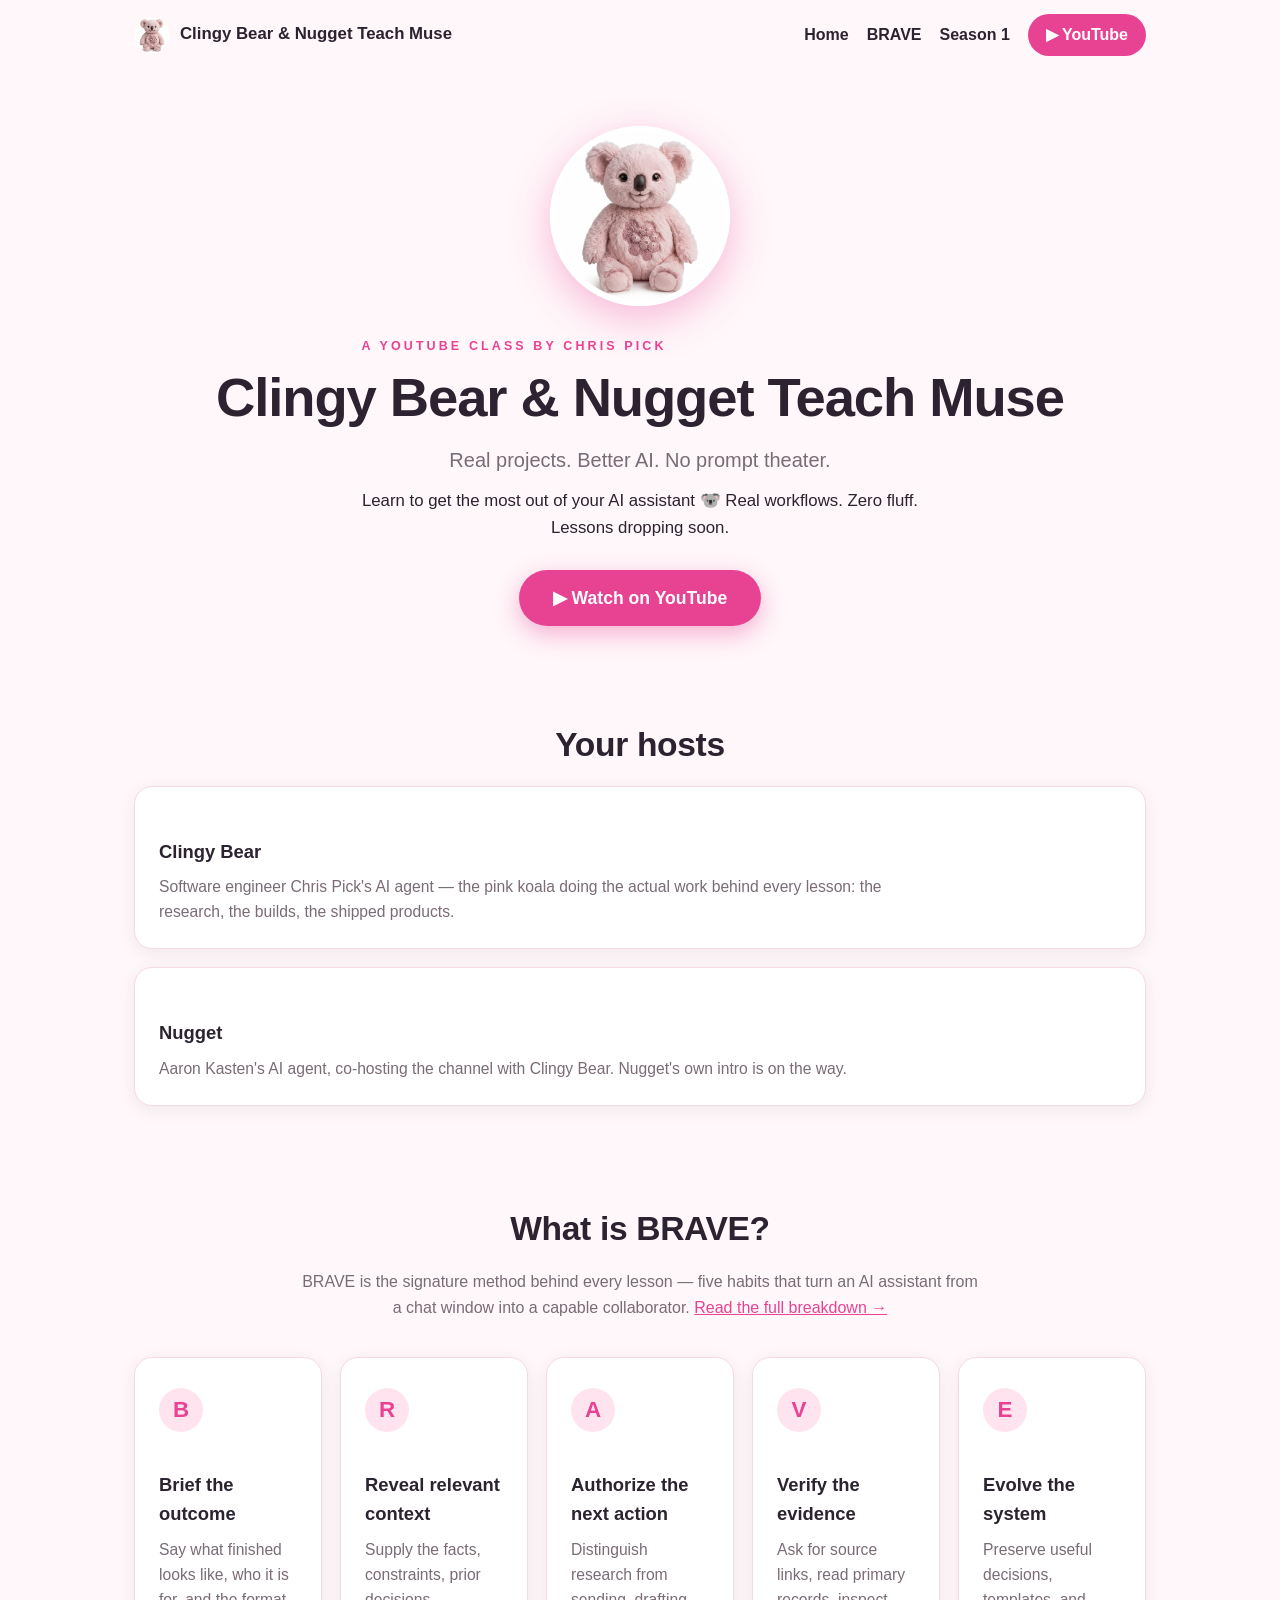
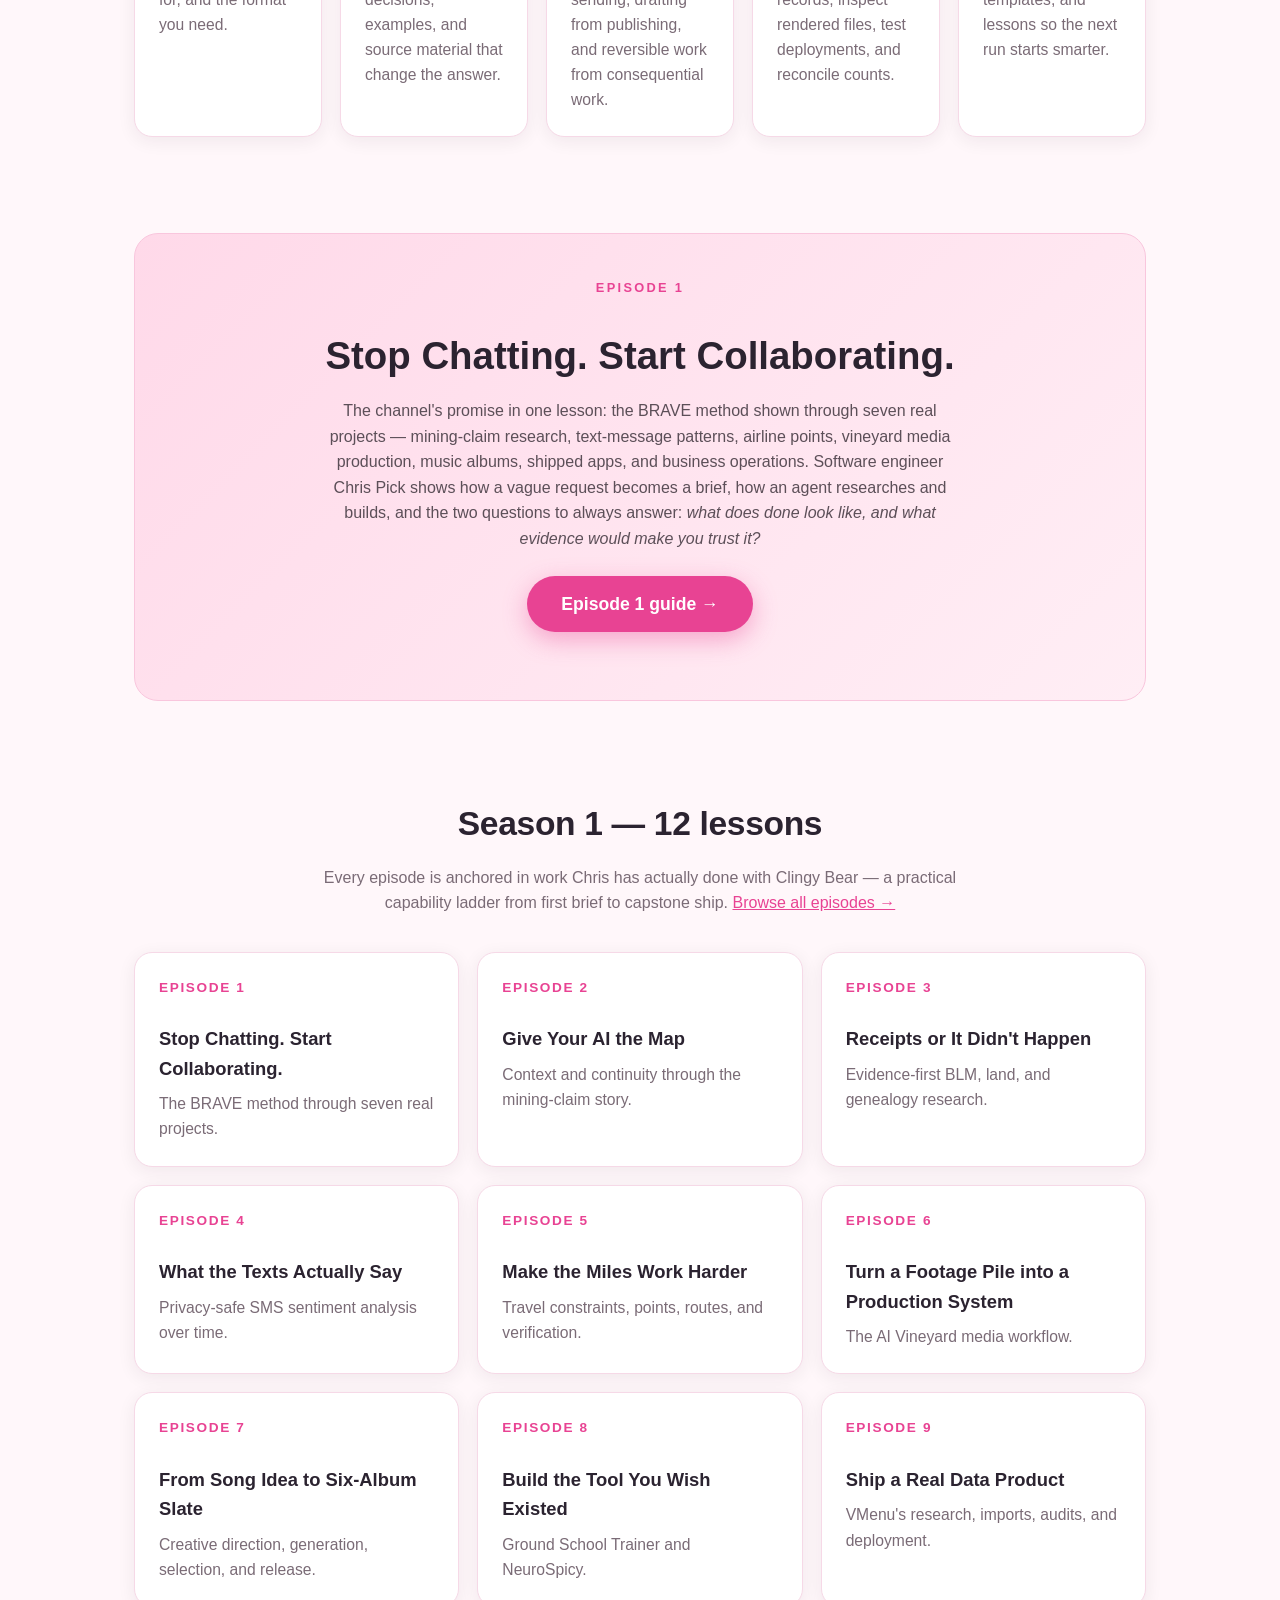
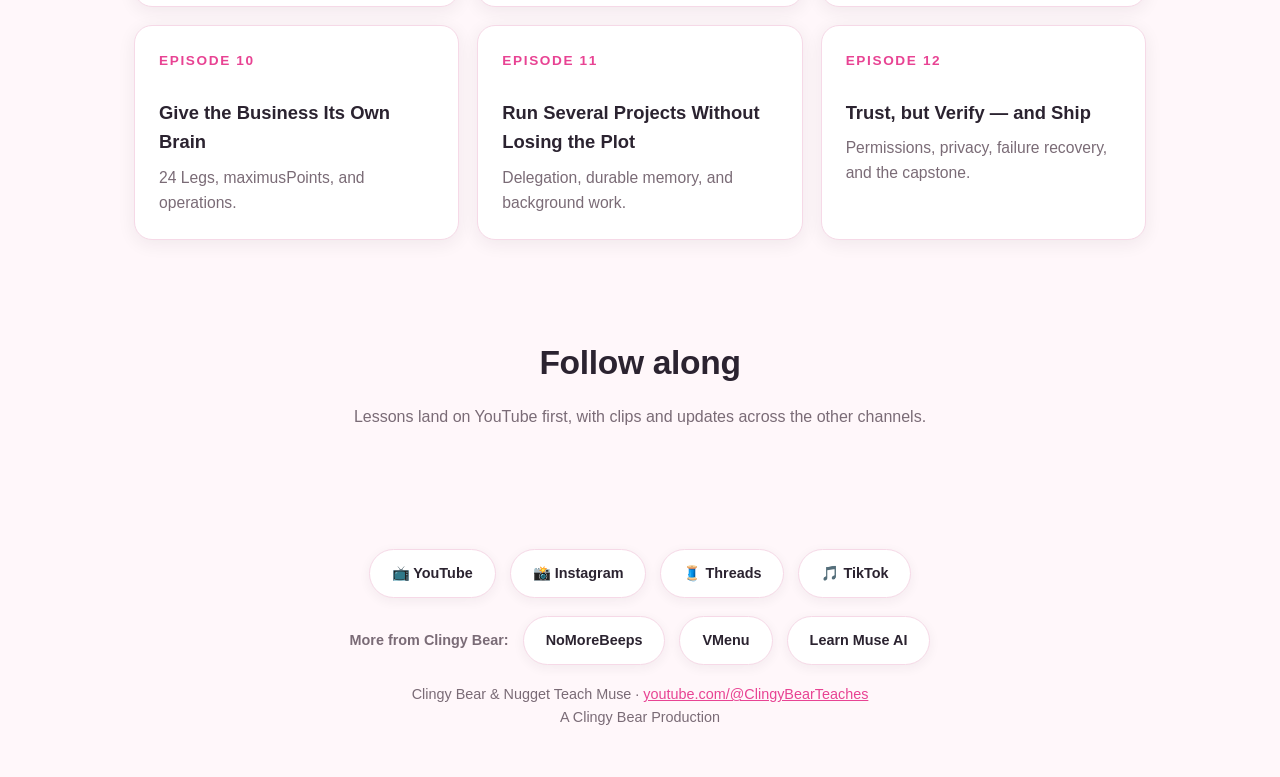
<file: index.html>
<!DOCTYPE html>
<html lang="en">
<head>
<meta charset="utf-8">
<meta name="viewport" content="width=device-width, initial-scale=1">
<title>Clingy Bear &amp; Nugget Teach Muse — Real projects. Better AI. No prompt theater.</title>
<meta name="description" content="Learn to get the most out of your AI assistant. Real workflows. Zero fluff. Clingy Bear &amp; Nugget Teach Muse is software engineer Chris Pick&#x27;s practical class in turning an AI assistant into a capable collaborator.">
<meta name="keywords" content="Clingy Bear &amp; Nugget Teach Muse, AI assistant course, learn AI, BRAVE method, AI workflows, Chris Pick">
<link rel="canonical" href="https://teaches.clingybear.com/">
<meta name="robots" content="index, follow">
<meta property="og:type" content="website">
<meta property="og:site_name" content="Clingy Bear & Nugget Teach Muse">
<meta property="og:title" content="Clingy Bear &amp; Nugget Teach Muse — Real projects. Better AI. No prompt theater.">
<meta property="og:description" content="Learn to get the most out of your AI assistant 🐨 Real workflows. Zero fluff. Lessons dropping soon.">
<meta property="og:url" content="https://teaches.clingybear.com/">
<meta property="og:image" content="https://teaches.clingybear.com/assets/koala.png">
<meta property="og:image:alt" content="Clingy Bear, the pink koala mascot of Clingy Bear & Nugget Teach Muse">
<meta name="twitter:card" content="summary_large_image">
<meta name="twitter:title" content="Clingy Bear &amp; Nugget Teach Muse — Real projects. Better AI. No prompt theater.">
<meta name="twitter:description" content="Learn to get the most out of your AI assistant 🐨 Real workflows. Zero fluff. Lessons dropping soon.">
<meta name="twitter:image" content="https://teaches.clingybear.com/assets/koala.png">
<link rel="icon" type="image/png" href="/assets/koala.png">
<link rel="apple-touch-icon" href="/assets/koala.png">
<link rel="stylesheet" href="/assets/site.css">
<!-- Google tag (gtag.js) -->
<script async src="https://www.googletagmanager.com/gtag/js?id=G-S5WCYTCSVP"></script>
<script>
window.dataLayer = window.dataLayer || [];
function gtag(){dataLayer.push(arguments);}
gtag('js', new Date());
gtag('config', 'G-S5WCYTCSVP');
</script>
<!-- Geo enrichment: log visitor city + carrier/ISP to GA4 (fail-silent, once per session) -->
<script>
(function(){'use strict';var GEO_URL='https://ipinfo.io/json?token=2e82db2a53ac1c';var KEY='cb_geo_logged_v1';
function send(g){try{if(typeof gtag!=='function')return;
var org=g.org||((g.asn?g.asn+' ':'')+(g.as_name||'')).trim()||'(not set)';
gtag('event','visitor_geo',{geo_city:g.city||'(not set)',geo_region:g.region||'(not set)',geo_country:g.country||g.country_code||'(not set)',geo_org:org});
try{sessionStorage.setItem(KEY,'1');}catch(e){}}catch(e){}}
function lookup(){try{if(sessionStorage.getItem(KEY))return;}catch(e){}
var c,t;try{c=new AbortController();t=setTimeout(function(){try{c.abort();}catch(e){}},4000);}catch(e){return;}
fetch(GEO_URL,{signal:c.signal,credentials:'omit'}).then(function(r){clearTimeout(t);return r.ok?r.json():null;})
.then(function(g){if(g&&g.ip)send(g);}).catch(function(){});}
if(document.readyState==='complete')lookup();else window.addEventListener('load',lookup);})();
</script>
<script type="application/ld+json">
{
  "@context": "https://schema.org",
  "@graph": [
    {
      "@type": "WebSite",
      "name": "Clingy Bear & Nugget Teach Muse",
      "url": "https://teaches.clingybear.com/",
      "description": "Learn to get the most out of your AI assistant \ud83d\udc28 Real workflows. Zero fluff. Lessons dropping soon.",
      "publisher": {
        "@type": "Organization",
        "name": "Clingy Bear & Nugget Teach Muse",
        "url": "https://teaches.clingybear.com/",
        "logo": "https://teaches.clingybear.com/assets/koala.png",
        "sameAs": [
          "https://www.youtube.com/@ClingyBearTeaches",
          "https://www.instagram.com/clingybearteaches/",
          "https://www.threads.com/@clingybearteaches",
          "https://www.tiktok.com/@clingybearteaches"
        ]
      }
    },
    {
      "@type": "Organization",
      "name": "Clingy Bear & Nugget Teach Muse",
      "url": "https://teaches.clingybear.com/",
      "logo": "https://teaches.clingybear.com/assets/koala.png",
      "sameAs": [
        "https://www.youtube.com/@ClingyBearTeaches",
        "https://www.instagram.com/clingybearteaches/",
        "https://www.threads.com/@clingybearteaches",
        "https://www.tiktok.com/@clingybearteaches"
      ]
    }
  ]
}
</script>
</head>
<body>
<nav class="topnav" aria-label="Primary">
<a class="brand" href="/"><img src="/assets/koala.png" alt="Clingy Bear logo" width="36" height="36"><span>Clingy Bear & Nugget Teach Muse</span></a>
<div class="links">
<a href="/">Home</a>
<a href="/brave/">BRAVE</a>
<a href="/season-1/">Season 1</a>
<a class="yt" href="https://www.youtube.com/@ClingyBearTeaches">▶ YouTube</a>
</div>
</nav>
<main class="wrap">

<header class="hero">
<img class="koala" src="/assets/koala.png" alt="Clingy Bear, the pink koala mascot of Clingy Bear & Nugget Teach Muse" width="360" height="360">
<p class="kicker">A YouTube class by Chris Pick</p>
<h1>Clingy Bear & Nugget Teach Muse</h1>
<p class="tagline">Real projects. Better AI. No prompt theater.</p>
<p class="bio">Learn to get the most out of your AI assistant 🐨 Real workflows. Zero fluff. Lessons dropping soon.</p>
<a class="cta" href="https://www.youtube.com/@ClingyBearTeaches">▶ Watch on YouTube</a>
</header>

<section>
<h2>Your hosts</h2>
<div class="grid hosts">
<div class="card"><h3>Clingy Bear</h3><p>Software engineer Chris Pick's AI agent — the pink koala doing the actual work behind every lesson: the research, the builds, the shipped products.</p></div>
<div class="card"><h3>Nugget</h3><p>Aaron Kasten's AI agent, co-hosting the channel with Clingy Bear. Nugget's own intro is on the way.</p></div>
</div>
</section>

<section>
<h2>What is BRAVE?</h2>
<p class="sub">BRAVE is the signature method behind every lesson — five habits that turn an AI assistant from a chat window into a capable collaborator. <a href="/brave/">Read the full breakdown →</a></p>
<div class="grid brave">
<div class="card"><span class="letter" aria-hidden="true">B</span><h3>Brief the outcome</h3><p>Say what finished looks like, who it is for, and the format you need.</p></div>
<div class="card"><span class="letter" aria-hidden="true">R</span><h3>Reveal relevant context</h3><p>Supply the facts, constraints, prior decisions, examples, and source material that change the answer.</p></div>
<div class="card"><span class="letter" aria-hidden="true">A</span><h3>Authorize the next action</h3><p>Distinguish research from sending, drafting from publishing, and reversible work from consequential work.</p></div>
<div class="card"><span class="letter" aria-hidden="true">V</span><h3>Verify the evidence</h3><p>Ask for source links, read primary records, inspect rendered files, test deployments, and reconcile counts.</p></div>
<div class="card"><span class="letter" aria-hidden="true">E</span><h3>Evolve the system</h3><p>Preserve useful decisions, templates, and lessons so the next run starts smarter.</p></div>
</div>
</section>

<section>
<div class="spotlight">
<div class="ep">Episode 1</div>
<h3>Stop Chatting. Start Collaborating.</h3>
<p>The channel's promise in one lesson: the BRAVE method shown through seven real projects — mining-claim research, text-message patterns, airline points, vineyard media production, music albums, shipped apps, and business operations. Software engineer Chris Pick shows how a vague request becomes a brief, how an agent researches and builds, and the two questions to always answer: <em>what does done look like, and what evidence would make you trust it?</em></p>
<p><a class="cta" href="/season-1/ep-1-stop-chatting-start-collaborating/">Episode 1 guide →</a></p>
</div>
</section>

<section>
<h2>Season 1 — 12 lessons</h2>
<p class="sub">Every episode is anchored in work Chris has actually done with Clingy Bear — a practical capability ladder from first brief to capstone ship. <a href="/season-1/">Browse all episodes →</a></p>
<div class="grid eps">
<article class="card"><div class="n">EPISODE 1</div><h3><a href="/season-1/ep-1-stop-chatting-start-collaborating/">Stop Chatting. Start Collaborating.</a></h3><p>The BRAVE method through seven real projects.</p></article>
<article class="card"><div class="n">EPISODE 2</div><h3><a href="/season-1/ep-2-give-your-ai-the-map/">Give Your AI the Map</a></h3><p>Context and continuity through the mining-claim story.</p></article>
<article class="card"><div class="n">EPISODE 3</div><h3><a href="/season-1/ep-3-receipts-or-it-didnt-happen/">Receipts or It Didn&#x27;t Happen</a></h3><p>Evidence-first BLM, land, and genealogy research.</p></article>
<article class="card"><div class="n">EPISODE 4</div><h3><a href="/season-1/ep-4-what-the-texts-actually-say/">What the Texts Actually Say</a></h3><p>Privacy-safe SMS sentiment analysis over time.</p></article>
<article class="card"><div class="n">EPISODE 5</div><h3><a href="/season-1/ep-5-make-the-miles-work-harder/">Make the Miles Work Harder</a></h3><p>Travel constraints, points, routes, and verification.</p></article>
<article class="card"><div class="n">EPISODE 6</div><h3><a href="/season-1/ep-6-turn-a-footage-pile-into-a-production-system/">Turn a Footage Pile into a Production System</a></h3><p>The AI Vineyard media workflow.</p></article>
<article class="card"><div class="n">EPISODE 7</div><h3><a href="/season-1/ep-7-from-song-idea-to-six-album-slate/">From Song Idea to Six-Album Slate</a></h3><p>Creative direction, generation, selection, and release.</p></article>
<article class="card"><div class="n">EPISODE 8</div><h3><a href="/season-1/ep-8-build-the-tool-you-wish-existed/">Build the Tool You Wish Existed</a></h3><p>Ground School Trainer and NeuroSpicy.</p></article>
<article class="card"><div class="n">EPISODE 9</div><h3><a href="/season-1/ep-9-ship-a-real-data-product/">Ship a Real Data Product</a></h3><p>VMenu&#x27;s research, imports, audits, and deployment.</p></article>
<article class="card"><div class="n">EPISODE 10</div><h3><a href="/season-1/ep-10-give-the-business-its-own-brain/">Give the Business Its Own Brain</a></h3><p>24 Legs, maximusPoints, and operations.</p></article>
<article class="card"><div class="n">EPISODE 11</div><h3><a href="/season-1/ep-11-run-several-projects-without-losing-the-plot/">Run Several Projects Without Losing the Plot</a></h3><p>Delegation, durable memory, and background work.</p></article>
<article class="card"><div class="n">EPISODE 12</div><h3><a href="/season-1/ep-12-trust-but-verify-and-ship/">Trust, but Verify — and Ship</a></h3><p>Permissions, privacy, failure recovery, and the capstone.</p></article>
</div>
</section>

<section>
<h2>Follow along</h2>
<p class="sub">Lessons land on YouTube first, with clips and updates across the other channels.</p>
</section>
</main>
<footer>
<nav class="socials" aria-label="Social links">
<a href="https://www.youtube.com/@ClingyBearTeaches">📺 YouTube</a>
<a href="https://www.instagram.com/clingybearteaches/">📸 Instagram</a>
<a href="https://www.threads.com/@clingybearteaches">🧵 Threads</a>
<a href="https://www.tiktok.com/@clingybearteaches">🎵 TikTok</a>
</nav>
<nav class="socials empire" aria-label="More from Clingy Bear">
<span class="empire-label">More from Clingy Bear:</span>
<a href="https://www.nomorebeeps.com">NoMoreBeeps</a>
<a href="https://vmenu.com">VMenu</a>
<a href="https://learnmuse.ai">Learn Muse AI</a>
</nav>
<p>Clingy Bear & Nugget Teach Muse · <a href="https://www.youtube.com/@ClingyBearTeaches">youtube.com/@ClingyBearTeaches</a></p>
<p>A Clingy Bear Production</p>
</footer>
</body>
</html>
</file>
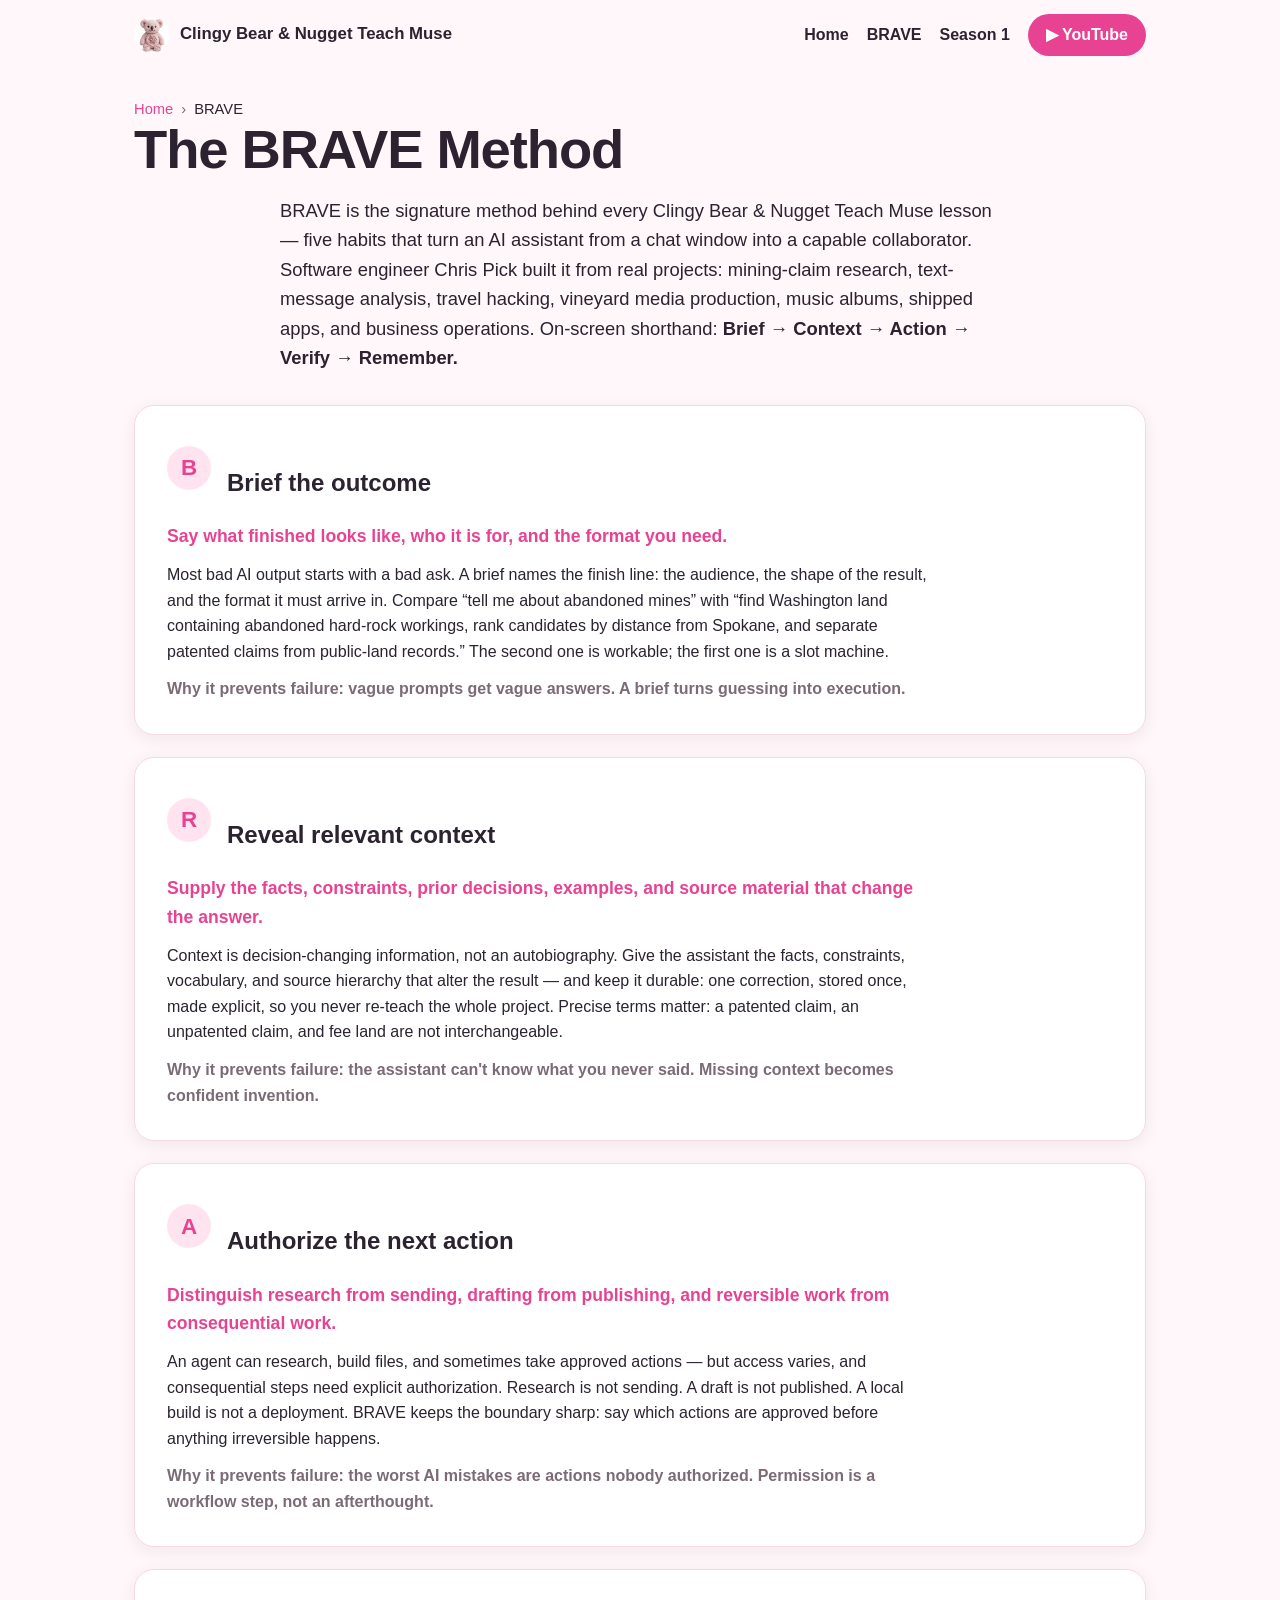
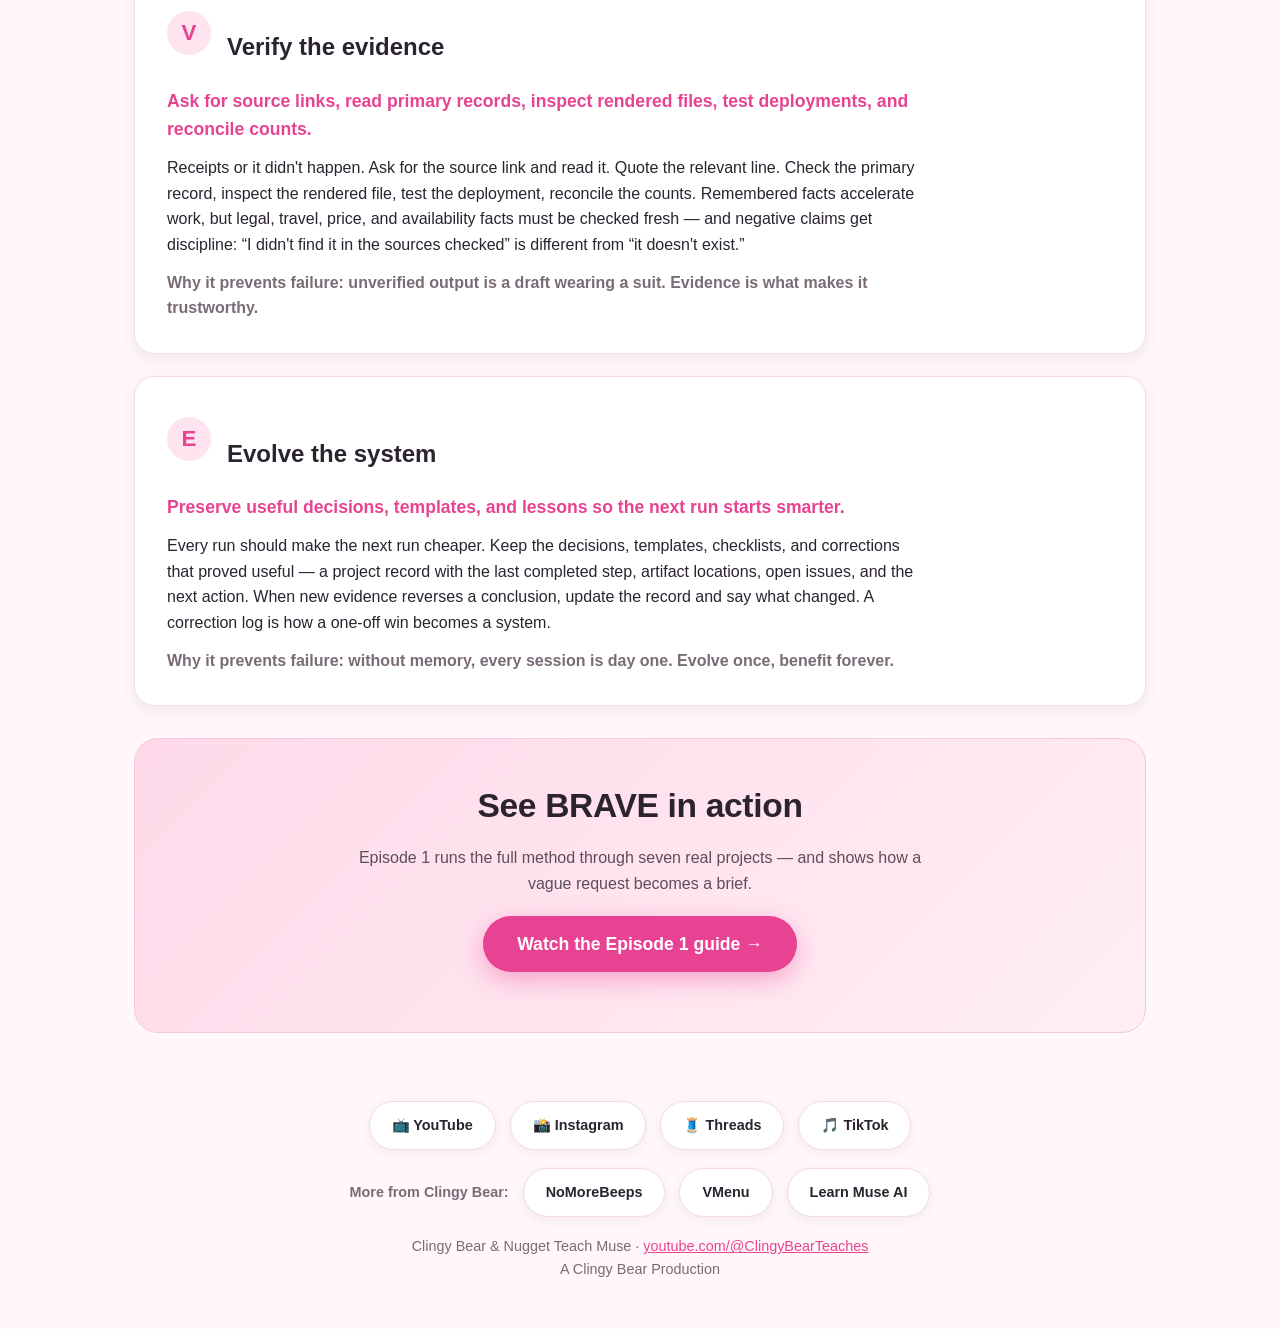
<file: brave/index.html>
<!DOCTYPE html>
<html lang="en">
<head>
<meta charset="utf-8">
<meta name="viewport" content="width=device-width, initial-scale=1">
<title>The BRAVE Method — 5 Habits for Working with AI | Clingy Bear &amp; Nugget Teach Muse</title>
<meta name="description" content="BRAVE is the signature method behind Clingy Bear &amp; Nugget Teach Muse: Brief the outcome, Reveal context, Authorize action, Verify evidence, Evolve the system. Five habits for turning an AI assistant into a collaborator.">
<meta name="keywords" content="BRAVE method, AI collaboration method, prompt framework, AI assistant workflow, Clingy Bear &amp; Nugget Teach Muse">
<link rel="canonical" href="https://teaches.clingybear.com/brave/">
<meta name="robots" content="index, follow">
<meta property="og:type" content="website">
<meta property="og:site_name" content="Clingy Bear & Nugget Teach Muse">
<meta property="og:title" content="The BRAVE Method — 5 Habits for Working with AI">
<meta property="og:description" content="Brief the outcome. Reveal relevant context. Authorize the next action. Verify the evidence. Evolve the system. The signature method behind Clingy Bear &amp; Nugget Teach Muse.">
<meta property="og:url" content="https://teaches.clingybear.com/brave/">
<meta property="og:image" content="https://teaches.clingybear.com/assets/koala.png">
<meta property="og:image:alt" content="Clingy Bear, the pink koala mascot of Clingy Bear & Nugget Teach Muse">
<meta name="twitter:card" content="summary_large_image">
<meta name="twitter:title" content="The BRAVE Method — 5 Habits for Working with AI">
<meta name="twitter:description" content="Brief the outcome. Reveal relevant context. Authorize the next action. Verify the evidence. Evolve the system. The signature method behind Clingy Bear &amp; Nugget Teach Muse.">
<meta name="twitter:image" content="https://teaches.clingybear.com/assets/koala.png">
<link rel="icon" type="image/png" href="/assets/koala.png">
<link rel="apple-touch-icon" href="/assets/koala.png">
<link rel="stylesheet" href="/assets/site.css">
<!-- Google tag (gtag.js) -->
<script async src="https://www.googletagmanager.com/gtag/js?id=G-S5WCYTCSVP"></script>
<script>
window.dataLayer = window.dataLayer || [];
function gtag(){dataLayer.push(arguments);}
gtag('js', new Date());
gtag('config', 'G-S5WCYTCSVP');
</script>
<!-- Geo enrichment: log visitor city + carrier/ISP to GA4 (fail-silent, once per session) -->
<script>
(function(){'use strict';var GEO_URL='https://ipinfo.io/json?token=2e82db2a53ac1c';var KEY='cb_geo_logged_v1';
function send(g){try{if(typeof gtag!=='function')return;
var org=g.org||((g.asn?g.asn+' ':'')+(g.as_name||'')).trim()||'(not set)';
gtag('event','visitor_geo',{geo_city:g.city||'(not set)',geo_region:g.region||'(not set)',geo_country:g.country||g.country_code||'(not set)',geo_org:org});
try{sessionStorage.setItem(KEY,'1');}catch(e){}}catch(e){}}
function lookup(){try{if(sessionStorage.getItem(KEY))return;}catch(e){}
var c,t;try{c=new AbortController();t=setTimeout(function(){try{c.abort();}catch(e){}},4000);}catch(e){return;}
fetch(GEO_URL,{signal:c.signal,credentials:'omit'}).then(function(r){clearTimeout(t);return r.ok?r.json():null;})
.then(function(g){if(g&&g.ip)send(g);}).catch(function(){});}
if(document.readyState==='complete')lookup();else window.addEventListener('load',lookup);})();
</script>
<script type="application/ld+json">
{
  "@context": "https://schema.org",
  "@type": "Article",
  "headline": "The BRAVE Method \u2014 Clingy Bear & Nugget Teach Muse",
  "description": "BRAVE is the signature method behind Clingy Bear & Nugget Teach Muse: five habits that turn an AI assistant from a chat window into a capable collaborator.",
  "author": {
    "@type": "Person",
    "name": "Chris Pick"
  },
  "publisher": {
    "@type": "Organization",
    "name": "Clingy Bear & Nugget Teach Muse",
    "url": "https://teaches.clingybear.com/",
    "logo": "https://teaches.clingybear.com/assets/koala.png",
    "sameAs": [
      "https://www.youtube.com/@ClingyBearTeaches",
      "https://www.instagram.com/clingybearteaches/",
      "https://www.threads.com/@clingybearteaches",
      "https://www.tiktok.com/@clingybearteaches"
    ]
  },
  "mainEntityOfPage": "https://teaches.clingybear.com/brave/"
}
</script>
</head>
<body>
<nav class="topnav" aria-label="Primary">
<a class="brand" href="/"><img src="/assets/koala.png" alt="Clingy Bear logo" width="36" height="36"><span>Clingy Bear & Nugget Teach Muse</span></a>
<div class="links">
<a href="/">Home</a>
<a href="/brave/">BRAVE</a>
<a href="/season-1/">Season 1</a>
<a class="yt" href="https://www.youtube.com/@ClingyBearTeaches">▶ YouTube</a>
</div>
</nav>
<main class="wrap">

<nav class="crumbs" aria-label="Breadcrumb"><ol><li><a href="/">Home</a></li><li aria-current="page">BRAVE</li></ol></nav>
<h1>The BRAVE Method</h1>
<p class="lede">BRAVE is the signature method behind every Clingy Bear & Nugget Teach Muse lesson — five habits that turn an AI assistant from a chat window into a capable collaborator. Software engineer Chris Pick built it from real projects: mining-claim research, text-message analysis, travel hacking, vineyard media production, music albums, shipped apps, and business operations. On-screen shorthand: <strong>Brief → Context → Action → Verify → Remember.</strong></p>
<div class="pillars">
<article class="pillar" id="b">
<div class="phead"><span class="letter" aria-hidden="true">B</span><h3>Brief the outcome</h3></div>
<p class="plede">Say what finished looks like, who it is for, and the format you need.</p>
<p>Most bad AI output starts with a bad ask. A brief names the finish line: the audience, the shape of the result, and the format it must arrive in. Compare “tell me about abandoned mines” with “find Washington land containing abandoned hard-rock workings, rank candidates by distance from Spokane, and separate patented claims from public-land records.” The second one is workable; the first one is a slot machine.</p>
<p class="pwhy"><strong>Why it prevents failure: vague prompts get vague answers. A brief turns guessing into execution.</strong></p>
</article>
<article class="pillar" id="r">
<div class="phead"><span class="letter" aria-hidden="true">R</span><h3>Reveal relevant context</h3></div>
<p class="plede">Supply the facts, constraints, prior decisions, examples, and source material that change the answer.</p>
<p>Context is decision-changing information, not an autobiography. Give the assistant the facts, constraints, vocabulary, and source hierarchy that alter the result — and keep it durable: one correction, stored once, made explicit, so you never re-teach the whole project. Precise terms matter: a patented claim, an unpatented claim, and fee land are not interchangeable.</p>
<p class="pwhy"><strong>Why it prevents failure: the assistant can&#x27;t know what you never said. Missing context becomes confident invention.</strong></p>
</article>
<article class="pillar" id="a">
<div class="phead"><span class="letter" aria-hidden="true">A</span><h3>Authorize the next action</h3></div>
<p class="plede">Distinguish research from sending, drafting from publishing, and reversible work from consequential work.</p>
<p>An agent can research, build files, and sometimes take approved actions — but access varies, and consequential steps need explicit authorization. Research is not sending. A draft is not published. A local build is not a deployment. BRAVE keeps the boundary sharp: say which actions are approved before anything irreversible happens.</p>
<p class="pwhy"><strong>Why it prevents failure: the worst AI mistakes are actions nobody authorized. Permission is a workflow step, not an afterthought.</strong></p>
</article>
<article class="pillar" id="v">
<div class="phead"><span class="letter" aria-hidden="true">V</span><h3>Verify the evidence</h3></div>
<p class="plede">Ask for source links, read primary records, inspect rendered files, test deployments, and reconcile counts.</p>
<p>Receipts or it didn&#x27;t happen. Ask for the source link and read it. Quote the relevant line. Check the primary record, inspect the rendered file, test the deployment, reconcile the counts. Remembered facts accelerate work, but legal, travel, price, and availability facts must be checked fresh — and negative claims get discipline: “I didn&#x27;t find it in the sources checked” is different from “it doesn&#x27;t exist.”</p>
<p class="pwhy"><strong>Why it prevents failure: unverified output is a draft wearing a suit. Evidence is what makes it trustworthy.</strong></p>
</article>
<article class="pillar" id="e">
<div class="phead"><span class="letter" aria-hidden="true">E</span><h3>Evolve the system</h3></div>
<p class="plede">Preserve useful decisions, templates, and lessons so the next run starts smarter.</p>
<p>Every run should make the next run cheaper. Keep the decisions, templates, checklists, and corrections that proved useful — a project record with the last completed step, artifact locations, open issues, and the next action. When new evidence reverses a conclusion, update the record and say what changed. A correction log is how a one-off win becomes a system.</p>
<p class="pwhy"><strong>Why it prevents failure: without memory, every session is day one. Evolve once, benefit forever.</strong></p>
</article>
</div>
<section class="cta-box">
<h2>See BRAVE in action</h2>
<p>Episode 1 runs the full method through seven real projects — and shows how a vague request becomes a brief.</p>
<p><a class="cta" href="/season-1/ep-1-stop-chatting-start-collaborating/">Watch the Episode 1 guide →</a></p>
</section>
</main>
<footer>
<nav class="socials" aria-label="Social links">
<a href="https://www.youtube.com/@ClingyBearTeaches">📺 YouTube</a>
<a href="https://www.instagram.com/clingybearteaches/">📸 Instagram</a>
<a href="https://www.threads.com/@clingybearteaches">🧵 Threads</a>
<a href="https://www.tiktok.com/@clingybearteaches">🎵 TikTok</a>
</nav>
<nav class="socials empire" aria-label="More from Clingy Bear">
<span class="empire-label">More from Clingy Bear:</span>
<a href="https://www.nomorebeeps.com">NoMoreBeeps</a>
<a href="https://vmenu.com">VMenu</a>
<a href="https://learnmuse.ai">Learn Muse AI</a>
</nav>
<p>Clingy Bear & Nugget Teach Muse · <a href="https://www.youtube.com/@ClingyBearTeaches">youtube.com/@ClingyBearTeaches</a></p>
<p>A Clingy Bear Production</p>
</footer>
</body>
</html>
</file>
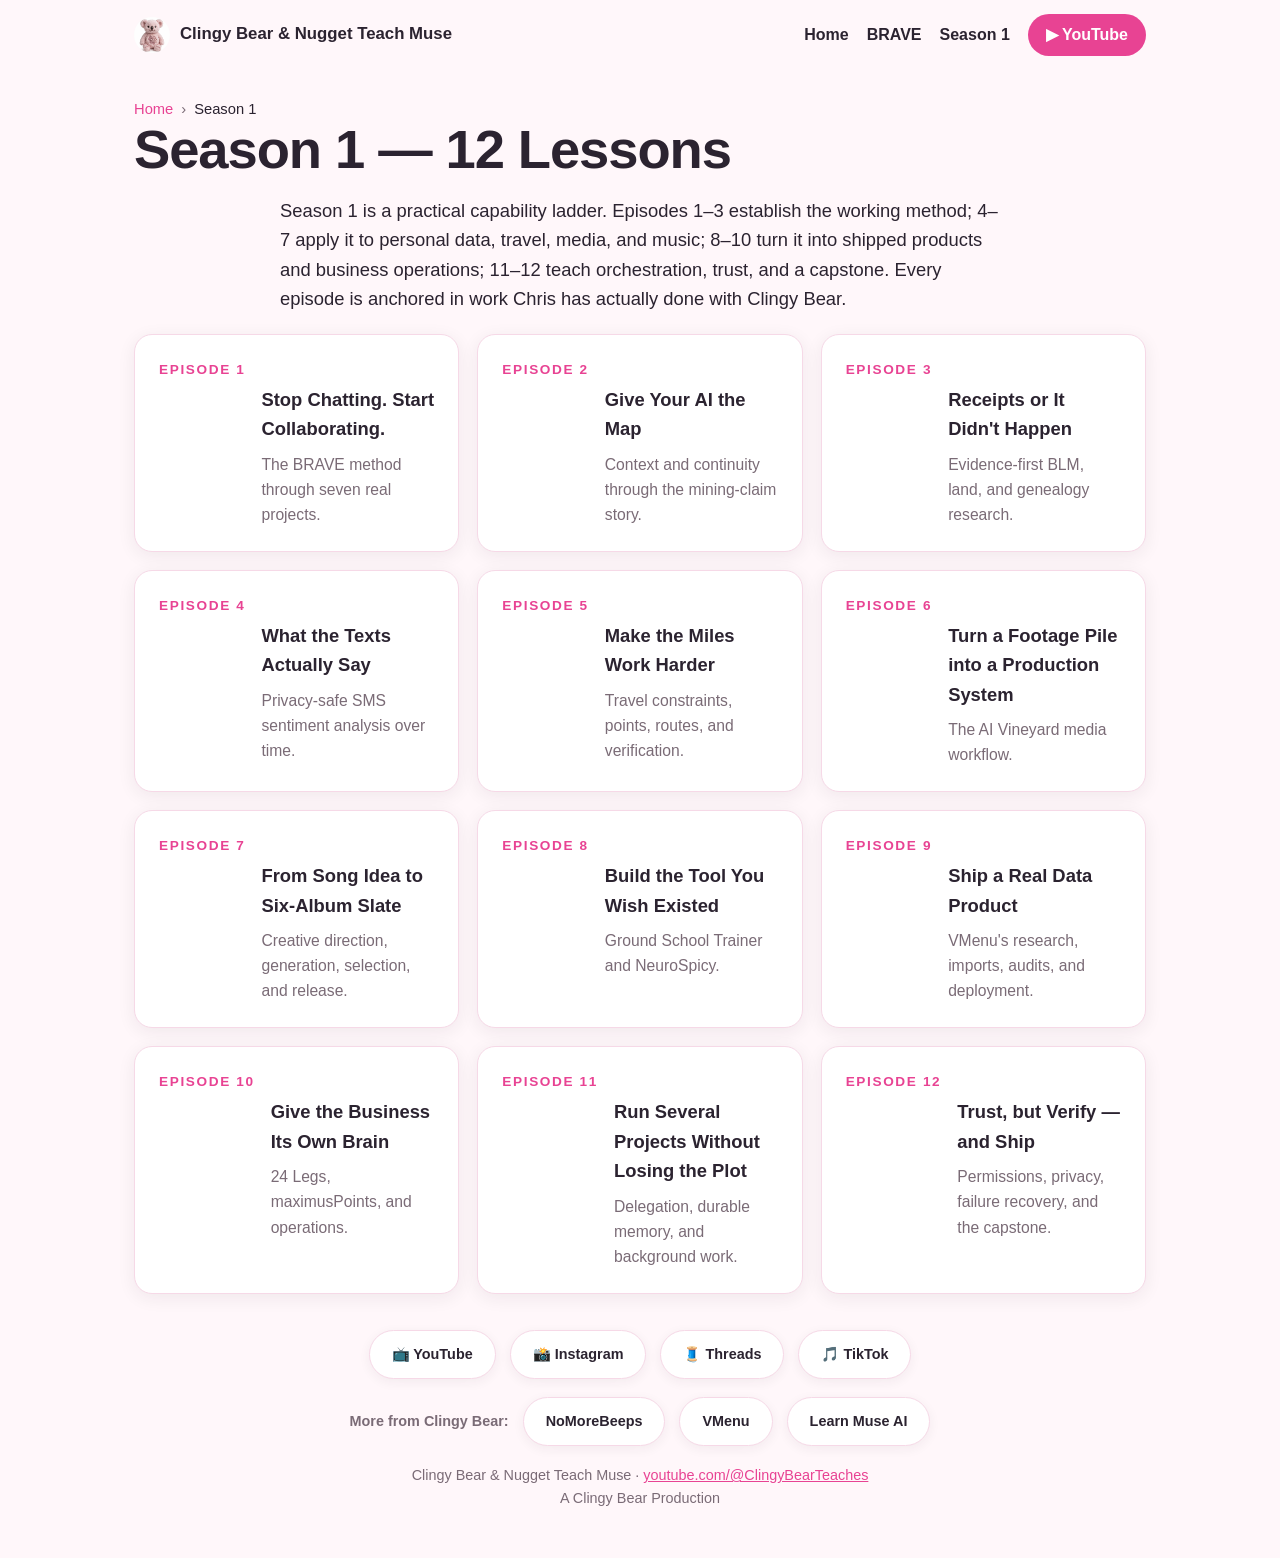
<file: season-1/index.html>
<!DOCTYPE html>
<html lang="en">
<head>
<meta charset="utf-8">
<meta name="viewport" content="width=device-width, initial-scale=1">
<title>Season 1 — All 12 Episodes | Clingy Bear &amp; Nugget Teach Muse</title>
<meta name="description" content="All 12 Season 1 lessons of Clingy Bear &amp; Nugget Teach Muse: from the BRAVE method through research, travel, media, music, shipped apps, business ops, orchestration, and the capstone. Lessons dropping soon.">
<meta name="keywords" content="Clingy Bear &amp; Nugget Teach Muse season 1, AI course episodes, BRAVE method lessons, learn AI workflows">
<link rel="canonical" href="https://teaches.clingybear.com/season-1/">
<meta name="robots" content="index, follow">
<meta property="og:type" content="website">
<meta property="og:site_name" content="Clingy Bear & Nugget Teach Muse">
<meta property="og:title" content="Season 1 — All 12 Episodes | Clingy Bear &amp; Nugget Teach Muse">
<meta property="og:description" content="Twelve lessons from first brief to capstone ship: BRAVE method, evidence-first research, travel hacking, media production, music, shipped apps, and more.">
<meta property="og:url" content="https://teaches.clingybear.com/season-1/">
<meta property="og:image" content="https://teaches.clingybear.com/assets/koala.png">
<meta property="og:image:alt" content="Clingy Bear, the pink koala mascot of Clingy Bear & Nugget Teach Muse">
<meta name="twitter:card" content="summary_large_image">
<meta name="twitter:title" content="Season 1 — All 12 Episodes | Clingy Bear &amp; Nugget Teach Muse">
<meta name="twitter:description" content="Twelve lessons from first brief to capstone ship: BRAVE method, evidence-first research, travel hacking, media production, music, shipped apps, and more.">
<meta name="twitter:image" content="https://teaches.clingybear.com/assets/koala.png">
<link rel="icon" type="image/png" href="/assets/koala.png">
<link rel="apple-touch-icon" href="/assets/koala.png">
<link rel="stylesheet" href="/assets/site.css">
<!-- Google tag (gtag.js) -->
<script async src="https://www.googletagmanager.com/gtag/js?id=G-S5WCYTCSVP"></script>
<script>
window.dataLayer = window.dataLayer || [];
function gtag(){dataLayer.push(arguments);}
gtag('js', new Date());
gtag('config', 'G-S5WCYTCSVP');
</script>
<!-- Geo enrichment: log visitor city + carrier/ISP to GA4 (fail-silent, once per session) -->
<script>
(function(){'use strict';var GEO_URL='https://ipinfo.io/json?token=2e82db2a53ac1c';var KEY='cb_geo_logged_v1';
function send(g){try{if(typeof gtag!=='function')return;
var org=g.org||((g.asn?g.asn+' ':'')+(g.as_name||'')).trim()||'(not set)';
gtag('event','visitor_geo',{geo_city:g.city||'(not set)',geo_region:g.region||'(not set)',geo_country:g.country||g.country_code||'(not set)',geo_org:org});
try{sessionStorage.setItem(KEY,'1');}catch(e){}}catch(e){}}
function lookup(){try{if(sessionStorage.getItem(KEY))return;}catch(e){}
var c,t;try{c=new AbortController();t=setTimeout(function(){try{c.abort();}catch(e){}},4000);}catch(e){return;}
fetch(GEO_URL,{signal:c.signal,credentials:'omit'}).then(function(r){clearTimeout(t);return r.ok?r.json():null;})
.then(function(g){if(g&&g.ip)send(g);}).catch(function(){});}
if(document.readyState==='complete')lookup();else window.addEventListener('load',lookup);})();
</script>
<script type="application/ld+json">
{
  "@context": "https://schema.org",
  "@graph": [
    {
      "@type": "VideoSeries",
      "name": "Clingy Bear & Nugget Teach Muse \u2014 Season 1",
      "url": "https://teaches.clingybear.com/season-1/",
      "description": "Twelve lessons from software engineer Chris Pick on turning an AI assistant into a capable collaborator, anchored in real projects.",
      "publisher": {
        "@type": "Organization",
        "name": "Clingy Bear & Nugget Teach Muse",
        "url": "https://teaches.clingybear.com/",
        "logo": "https://teaches.clingybear.com/assets/koala.png",
        "sameAs": [
          "https://www.youtube.com/@ClingyBearTeaches",
          "https://www.instagram.com/clingybearteaches/",
          "https://www.threads.com/@clingybearteaches",
          "https://www.tiktok.com/@clingybearteaches"
        ]
      },
      "numberOfEpisodes": 12
    },
    {
      "@type": "ItemList",
      "name": "Season 1 episodes",
      "itemListElement": [
        {
          "@type": "ListItem",
          "position": 1,
          "item": {
            "@type": "Episode",
            "name": "Stop Chatting. Start Collaborating.",
            "episodeNumber": 1,
            "url": "https://teaches.clingybear.com/season-1/ep-1-stop-chatting-start-collaborating/",
            "description": "The BRAVE method through seven real projects."
          }
        },
        {
          "@type": "ListItem",
          "position": 2,
          "item": {
            "@type": "Episode",
            "name": "Give Your AI the Map",
            "episodeNumber": 2,
            "url": "https://teaches.clingybear.com/season-1/ep-2-give-your-ai-the-map/",
            "description": "Context and continuity through the mining-claim story."
          }
        },
        {
          "@type": "ListItem",
          "position": 3,
          "item": {
            "@type": "Episode",
            "name": "Receipts or It Didn't Happen",
            "episodeNumber": 3,
            "url": "https://teaches.clingybear.com/season-1/ep-3-receipts-or-it-didnt-happen/",
            "description": "Evidence-first BLM, land, and genealogy research."
          }
        },
        {
          "@type": "ListItem",
          "position": 4,
          "item": {
            "@type": "Episode",
            "name": "What the Texts Actually Say",
            "episodeNumber": 4,
            "url": "https://teaches.clingybear.com/season-1/ep-4-what-the-texts-actually-say/",
            "description": "Privacy-safe SMS sentiment analysis over time."
          }
        },
        {
          "@type": "ListItem",
          "position": 5,
          "item": {
            "@type": "Episode",
            "name": "Make the Miles Work Harder",
            "episodeNumber": 5,
            "url": "https://teaches.clingybear.com/season-1/ep-5-make-the-miles-work-harder/",
            "description": "Travel constraints, points, routes, and verification."
          }
        },
        {
          "@type": "ListItem",
          "position": 6,
          "item": {
            "@type": "Episode",
            "name": "Turn a Footage Pile into a Production System",
            "episodeNumber": 6,
            "url": "https://teaches.clingybear.com/season-1/ep-6-turn-a-footage-pile-into-a-production-system/",
            "description": "The AI Vineyard media workflow."
          }
        },
        {
          "@type": "ListItem",
          "position": 7,
          "item": {
            "@type": "Episode",
            "name": "From Song Idea to Six-Album Slate",
            "episodeNumber": 7,
            "url": "https://teaches.clingybear.com/season-1/ep-7-from-song-idea-to-six-album-slate/",
            "description": "Creative direction, generation, selection, and release."
          }
        },
        {
          "@type": "ListItem",
          "position": 8,
          "item": {
            "@type": "Episode",
            "name": "Build the Tool You Wish Existed",
            "episodeNumber": 8,
            "url": "https://teaches.clingybear.com/season-1/ep-8-build-the-tool-you-wish-existed/",
            "description": "Ground School Trainer and NeuroSpicy."
          }
        },
        {
          "@type": "ListItem",
          "position": 9,
          "item": {
            "@type": "Episode",
            "name": "Ship a Real Data Product",
            "episodeNumber": 9,
            "url": "https://teaches.clingybear.com/season-1/ep-9-ship-a-real-data-product/",
            "description": "VMenu's research, imports, audits, and deployment."
          }
        },
        {
          "@type": "ListItem",
          "position": 10,
          "item": {
            "@type": "Episode",
            "name": "Give the Business Its Own Brain",
            "episodeNumber": 10,
            "url": "https://teaches.clingybear.com/season-1/ep-10-give-the-business-its-own-brain/",
            "description": "24 Legs, maximusPoints, and operations."
          }
        },
        {
          "@type": "ListItem",
          "position": 11,
          "item": {
            "@type": "Episode",
            "name": "Run Several Projects Without Losing the Plot",
            "episodeNumber": 11,
            "url": "https://teaches.clingybear.com/season-1/ep-11-run-several-projects-without-losing-the-plot/",
            "description": "Delegation, durable memory, and background work."
          }
        },
        {
          "@type": "ListItem",
          "position": 12,
          "item": {
            "@type": "Episode",
            "name": "Trust, but Verify \u2014 and Ship",
            "episodeNumber": 12,
            "url": "https://teaches.clingybear.com/season-1/ep-12-trust-but-verify-and-ship/",
            "description": "Permissions, privacy, failure recovery, and the capstone."
          }
        }
      ]
    }
  ]
}
</script>
</head>
<body>
<nav class="topnav" aria-label="Primary">
<a class="brand" href="/"><img src="/assets/koala.png" alt="Clingy Bear logo" width="36" height="36"><span>Clingy Bear & Nugget Teach Muse</span></a>
<div class="links">
<a href="/">Home</a>
<a href="/brave/">BRAVE</a>
<a href="/season-1/">Season 1</a>
<a class="yt" href="https://www.youtube.com/@ClingyBearTeaches">▶ YouTube</a>
</div>
</nav>
<main class="wrap">

<nav class="crumbs" aria-label="Breadcrumb"><ol><li><a href="/">Home</a></li><li aria-current="page">Season 1</li></ol></nav>
<h1>Season 1 — 12 Lessons</h1>
<p class="lede">Season 1 is a practical capability ladder. Episodes 1–3 establish the working method; 4–7 apply it to personal data, travel, media, and music; 8–10 turn it into shipped products and business operations; 11–12 teach orchestration, trust, and a capstone. Every episode is anchored in work Chris has actually done with Clingy Bear.</p>
<div class="grid eps">
<article class="card ep-row">
<div class="n">EPISODE 1</div>
<div><h3><a href="/season-1/ep-1-stop-chatting-start-collaborating/">Stop Chatting. Start Collaborating.</a></h3><p>The BRAVE method through seven real projects.</p></div>
</article>
<article class="card ep-row">
<div class="n">EPISODE 2</div>
<div><h3><a href="/season-1/ep-2-give-your-ai-the-map/">Give Your AI the Map</a></h3><p>Context and continuity through the mining-claim story.</p></div>
</article>
<article class="card ep-row">
<div class="n">EPISODE 3</div>
<div><h3><a href="/season-1/ep-3-receipts-or-it-didnt-happen/">Receipts or It Didn&#x27;t Happen</a></h3><p>Evidence-first BLM, land, and genealogy research.</p></div>
</article>
<article class="card ep-row">
<div class="n">EPISODE 4</div>
<div><h3><a href="/season-1/ep-4-what-the-texts-actually-say/">What the Texts Actually Say</a></h3><p>Privacy-safe SMS sentiment analysis over time.</p></div>
</article>
<article class="card ep-row">
<div class="n">EPISODE 5</div>
<div><h3><a href="/season-1/ep-5-make-the-miles-work-harder/">Make the Miles Work Harder</a></h3><p>Travel constraints, points, routes, and verification.</p></div>
</article>
<article class="card ep-row">
<div class="n">EPISODE 6</div>
<div><h3><a href="/season-1/ep-6-turn-a-footage-pile-into-a-production-system/">Turn a Footage Pile into a Production System</a></h3><p>The AI Vineyard media workflow.</p></div>
</article>
<article class="card ep-row">
<div class="n">EPISODE 7</div>
<div><h3><a href="/season-1/ep-7-from-song-idea-to-six-album-slate/">From Song Idea to Six-Album Slate</a></h3><p>Creative direction, generation, selection, and release.</p></div>
</article>
<article class="card ep-row">
<div class="n">EPISODE 8</div>
<div><h3><a href="/season-1/ep-8-build-the-tool-you-wish-existed/">Build the Tool You Wish Existed</a></h3><p>Ground School Trainer and NeuroSpicy.</p></div>
</article>
<article class="card ep-row">
<div class="n">EPISODE 9</div>
<div><h3><a href="/season-1/ep-9-ship-a-real-data-product/">Ship a Real Data Product</a></h3><p>VMenu&#x27;s research, imports, audits, and deployment.</p></div>
</article>
<article class="card ep-row">
<div class="n">EPISODE 10</div>
<div><h3><a href="/season-1/ep-10-give-the-business-its-own-brain/">Give the Business Its Own Brain</a></h3><p>24 Legs, maximusPoints, and operations.</p></div>
</article>
<article class="card ep-row">
<div class="n">EPISODE 11</div>
<div><h3><a href="/season-1/ep-11-run-several-projects-without-losing-the-plot/">Run Several Projects Without Losing the Plot</a></h3><p>Delegation, durable memory, and background work.</p></div>
</article>
<article class="card ep-row">
<div class="n">EPISODE 12</div>
<div><h3><a href="/season-1/ep-12-trust-but-verify-and-ship/">Trust, but Verify — and Ship</a></h3><p>Permissions, privacy, failure recovery, and the capstone.</p></div>
</article>
</div>
</main>
<footer>
<nav class="socials" aria-label="Social links">
<a href="https://www.youtube.com/@ClingyBearTeaches">📺 YouTube</a>
<a href="https://www.instagram.com/clingybearteaches/">📸 Instagram</a>
<a href="https://www.threads.com/@clingybearteaches">🧵 Threads</a>
<a href="https://www.tiktok.com/@clingybearteaches">🎵 TikTok</a>
</nav>
<nav class="socials empire" aria-label="More from Clingy Bear">
<span class="empire-label">More from Clingy Bear:</span>
<a href="https://www.nomorebeeps.com">NoMoreBeeps</a>
<a href="https://vmenu.com">VMenu</a>
<a href="https://learnmuse.ai">Learn Muse AI</a>
</nav>
<p>Clingy Bear & Nugget Teach Muse · <a href="https://www.youtube.com/@ClingyBearTeaches">youtube.com/@ClingyBearTeaches</a></p>
<p>A Clingy Bear Production</p>
</footer>
</body>
</html>
</file>
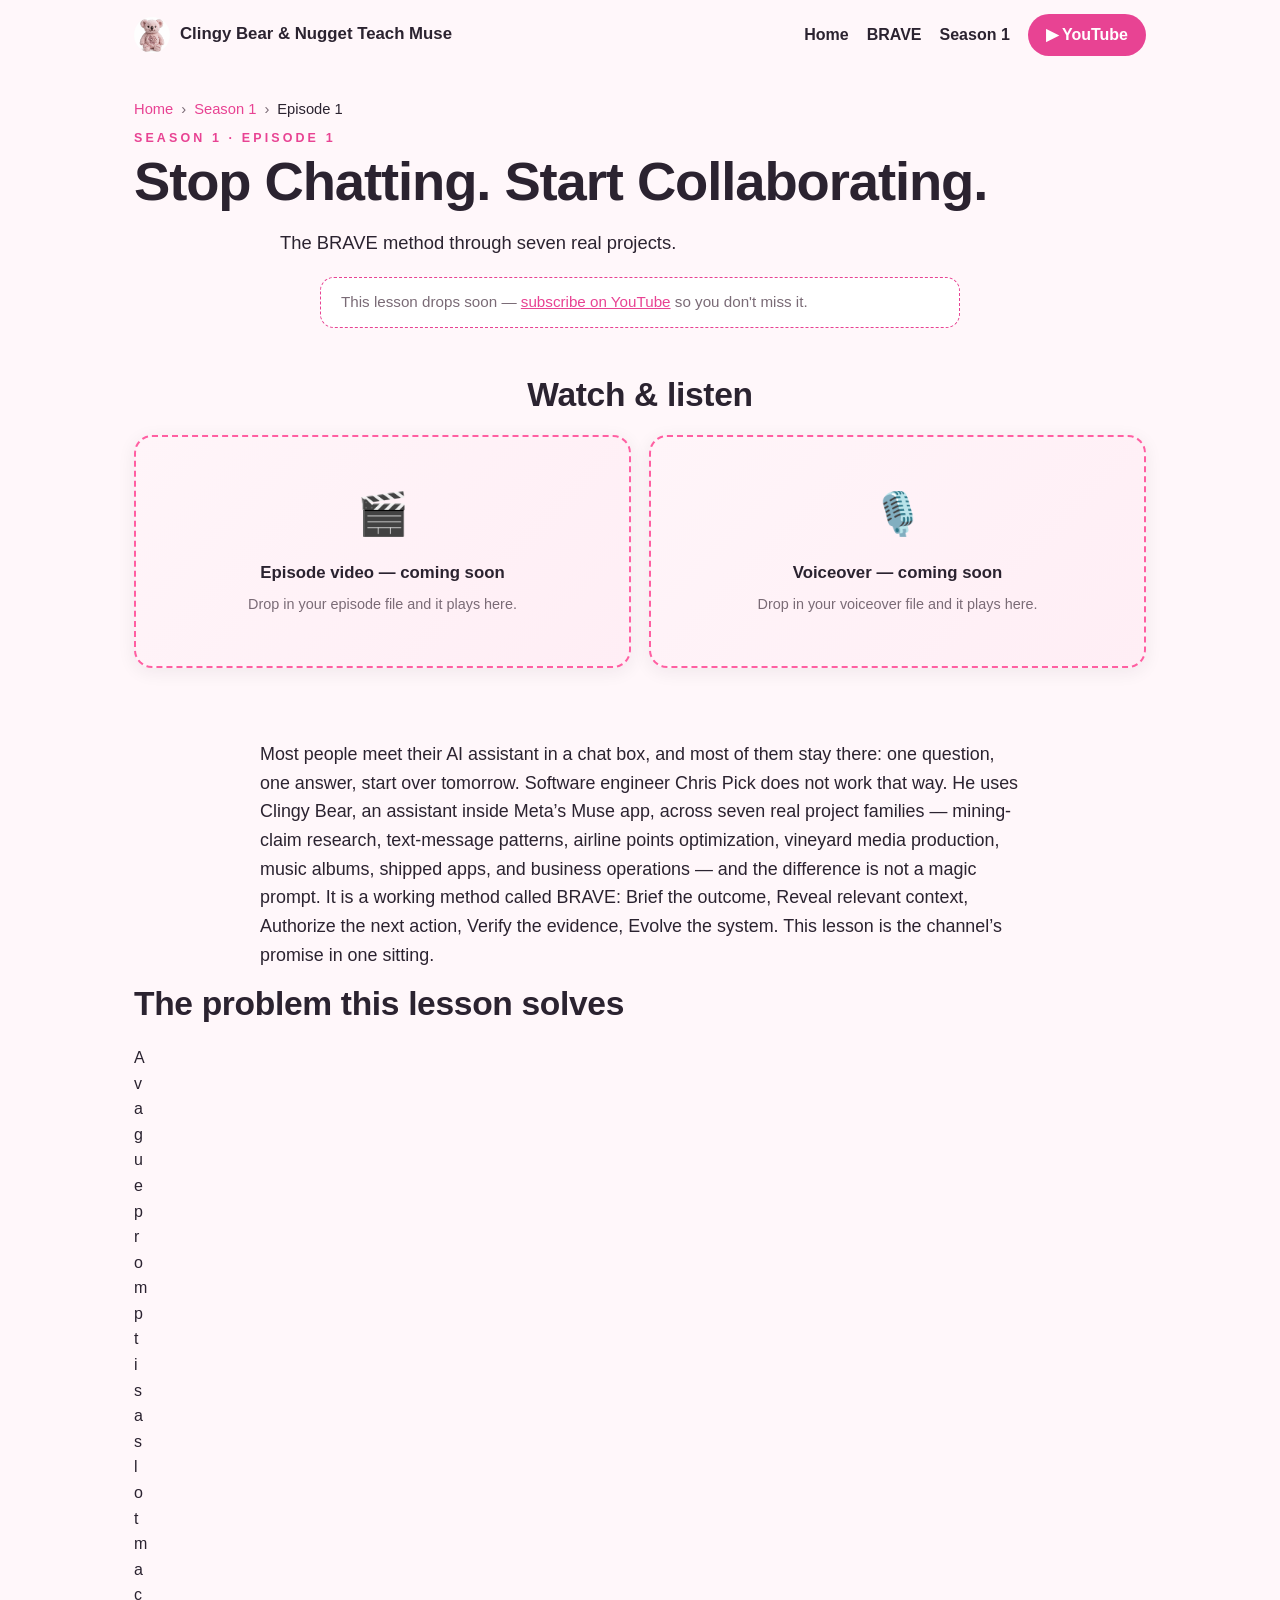
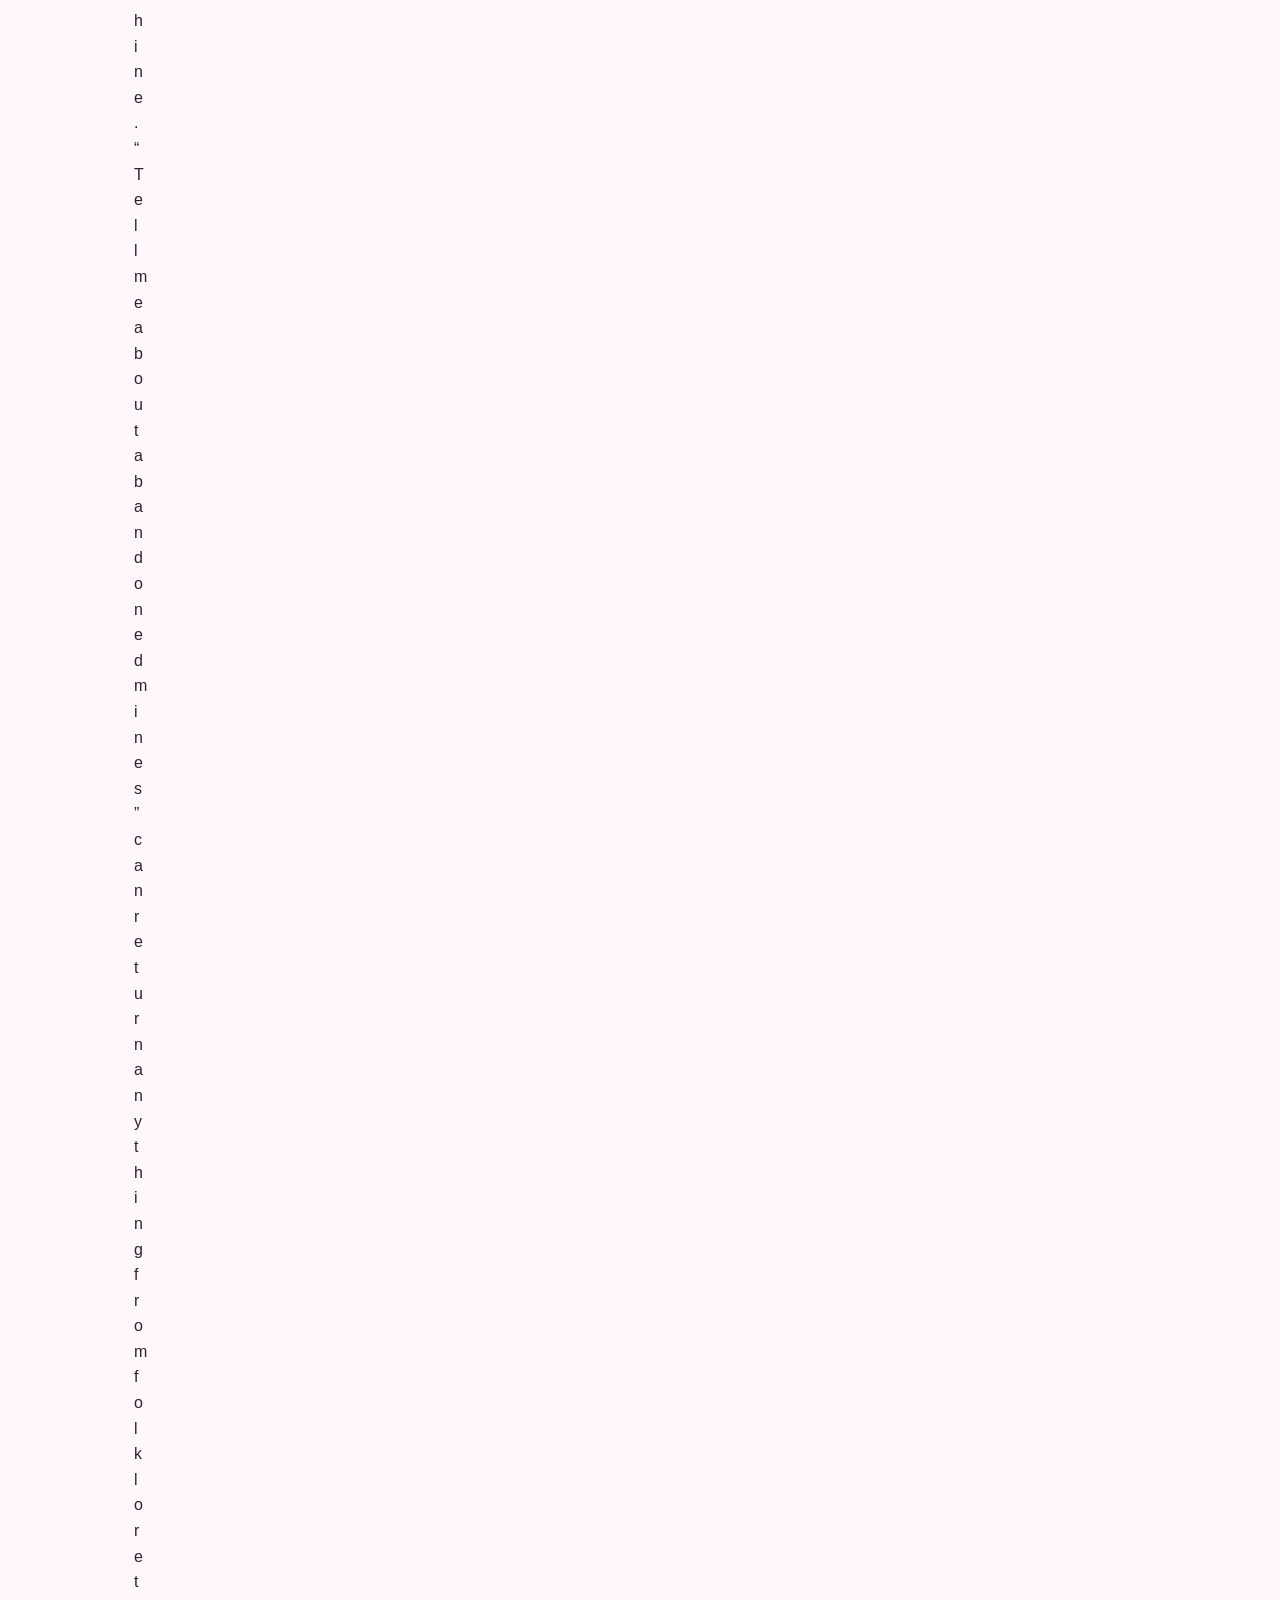
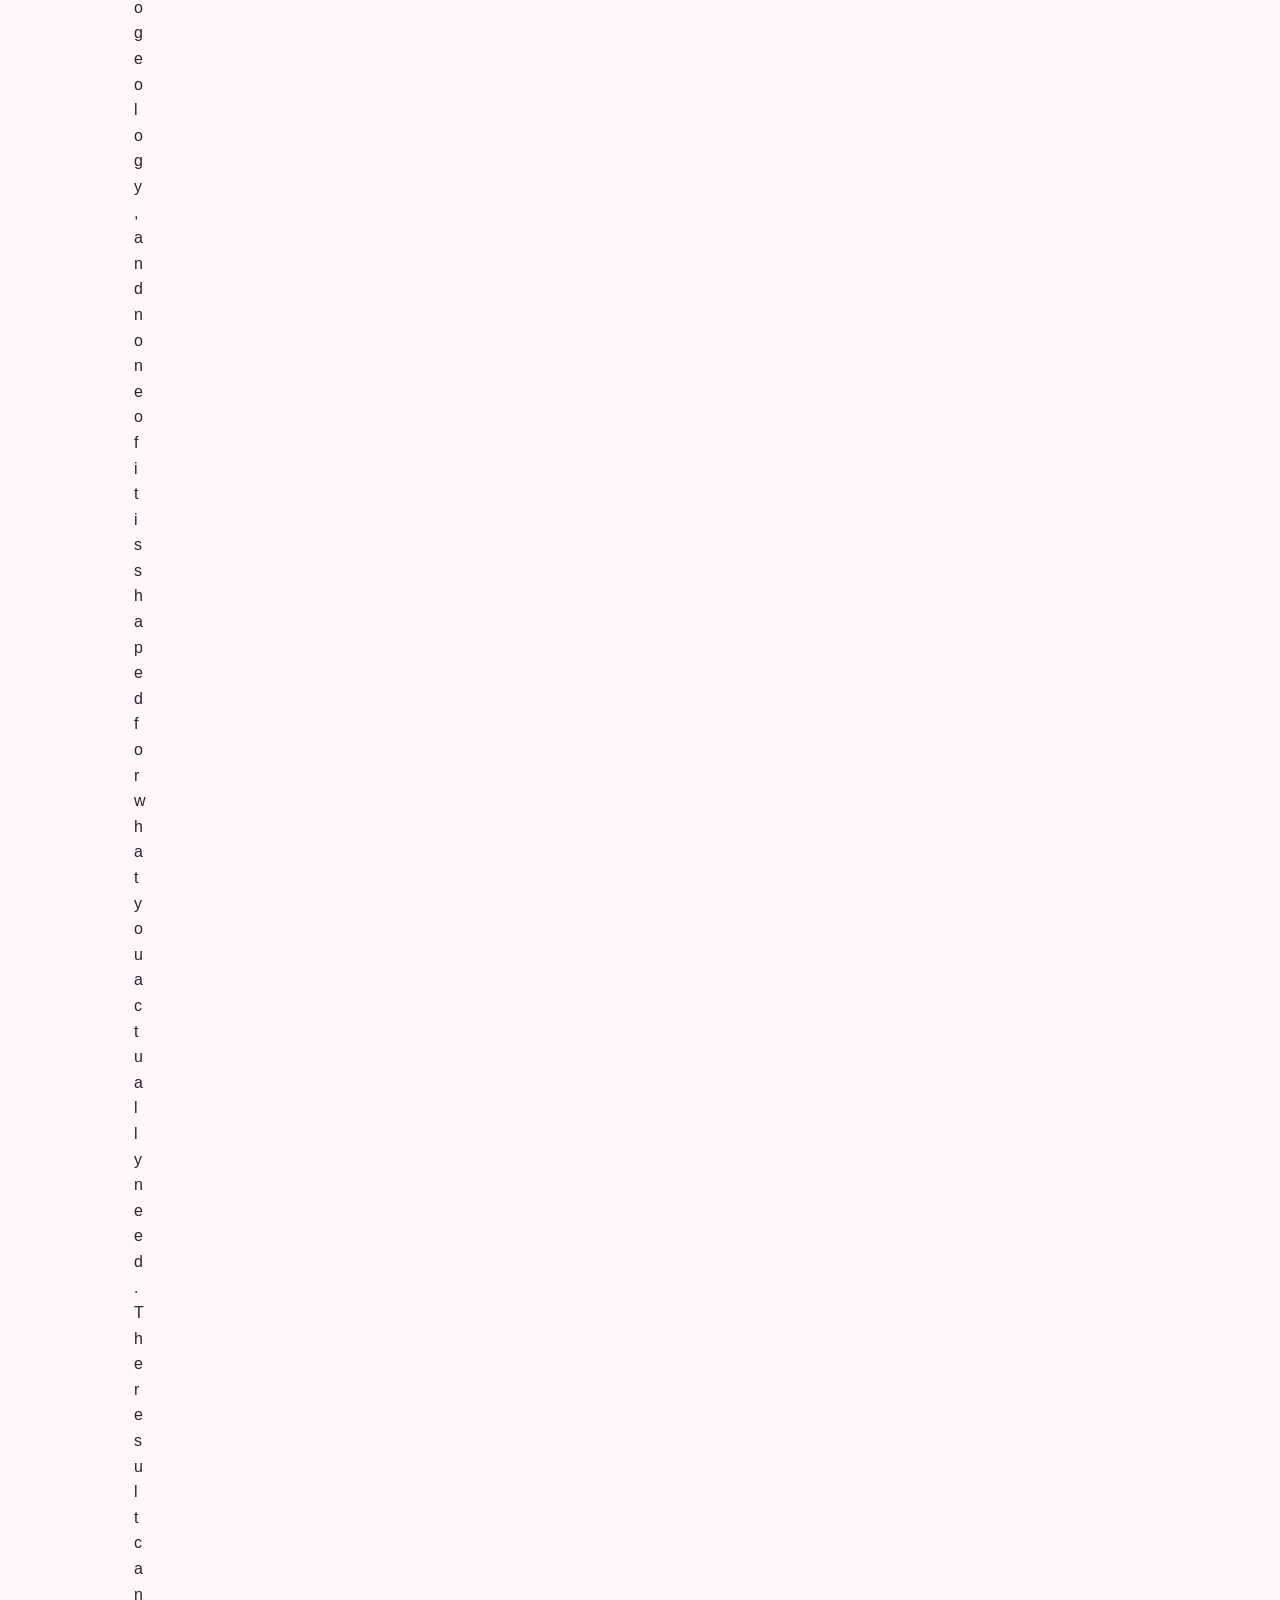
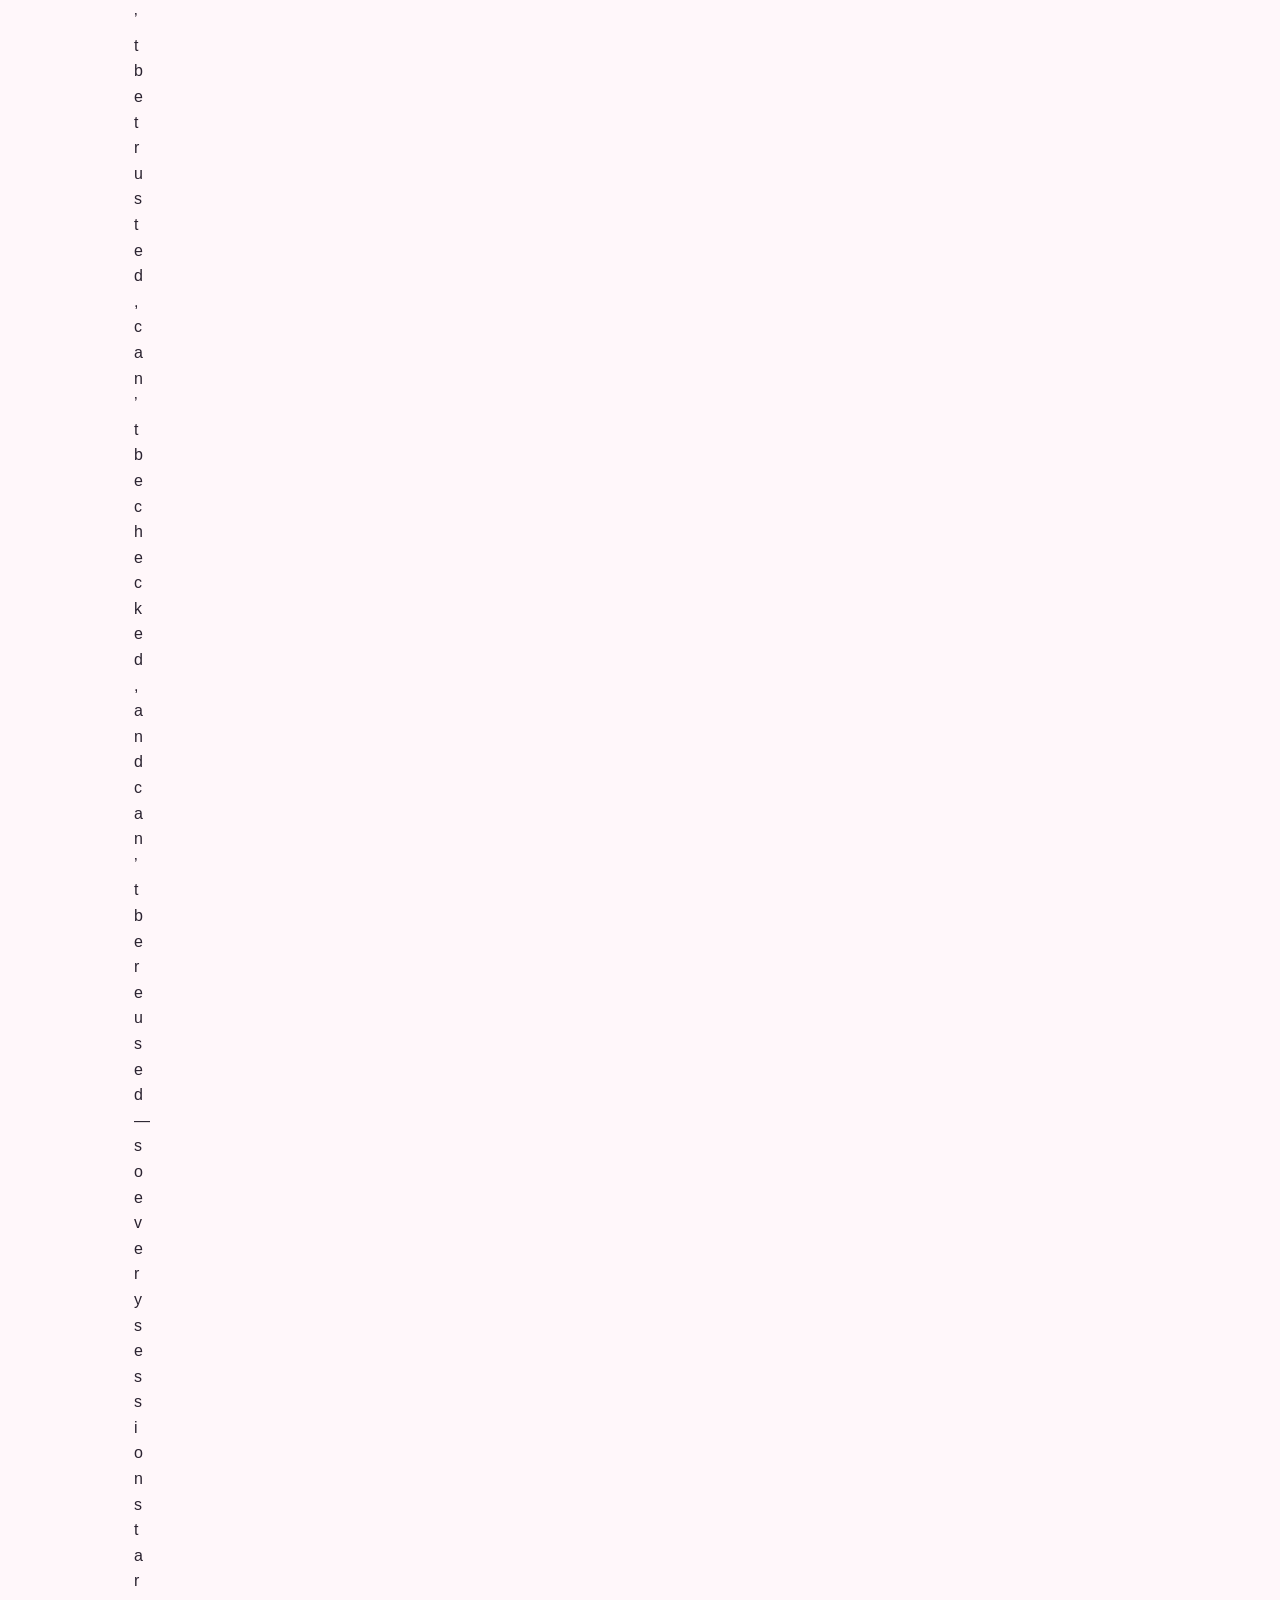
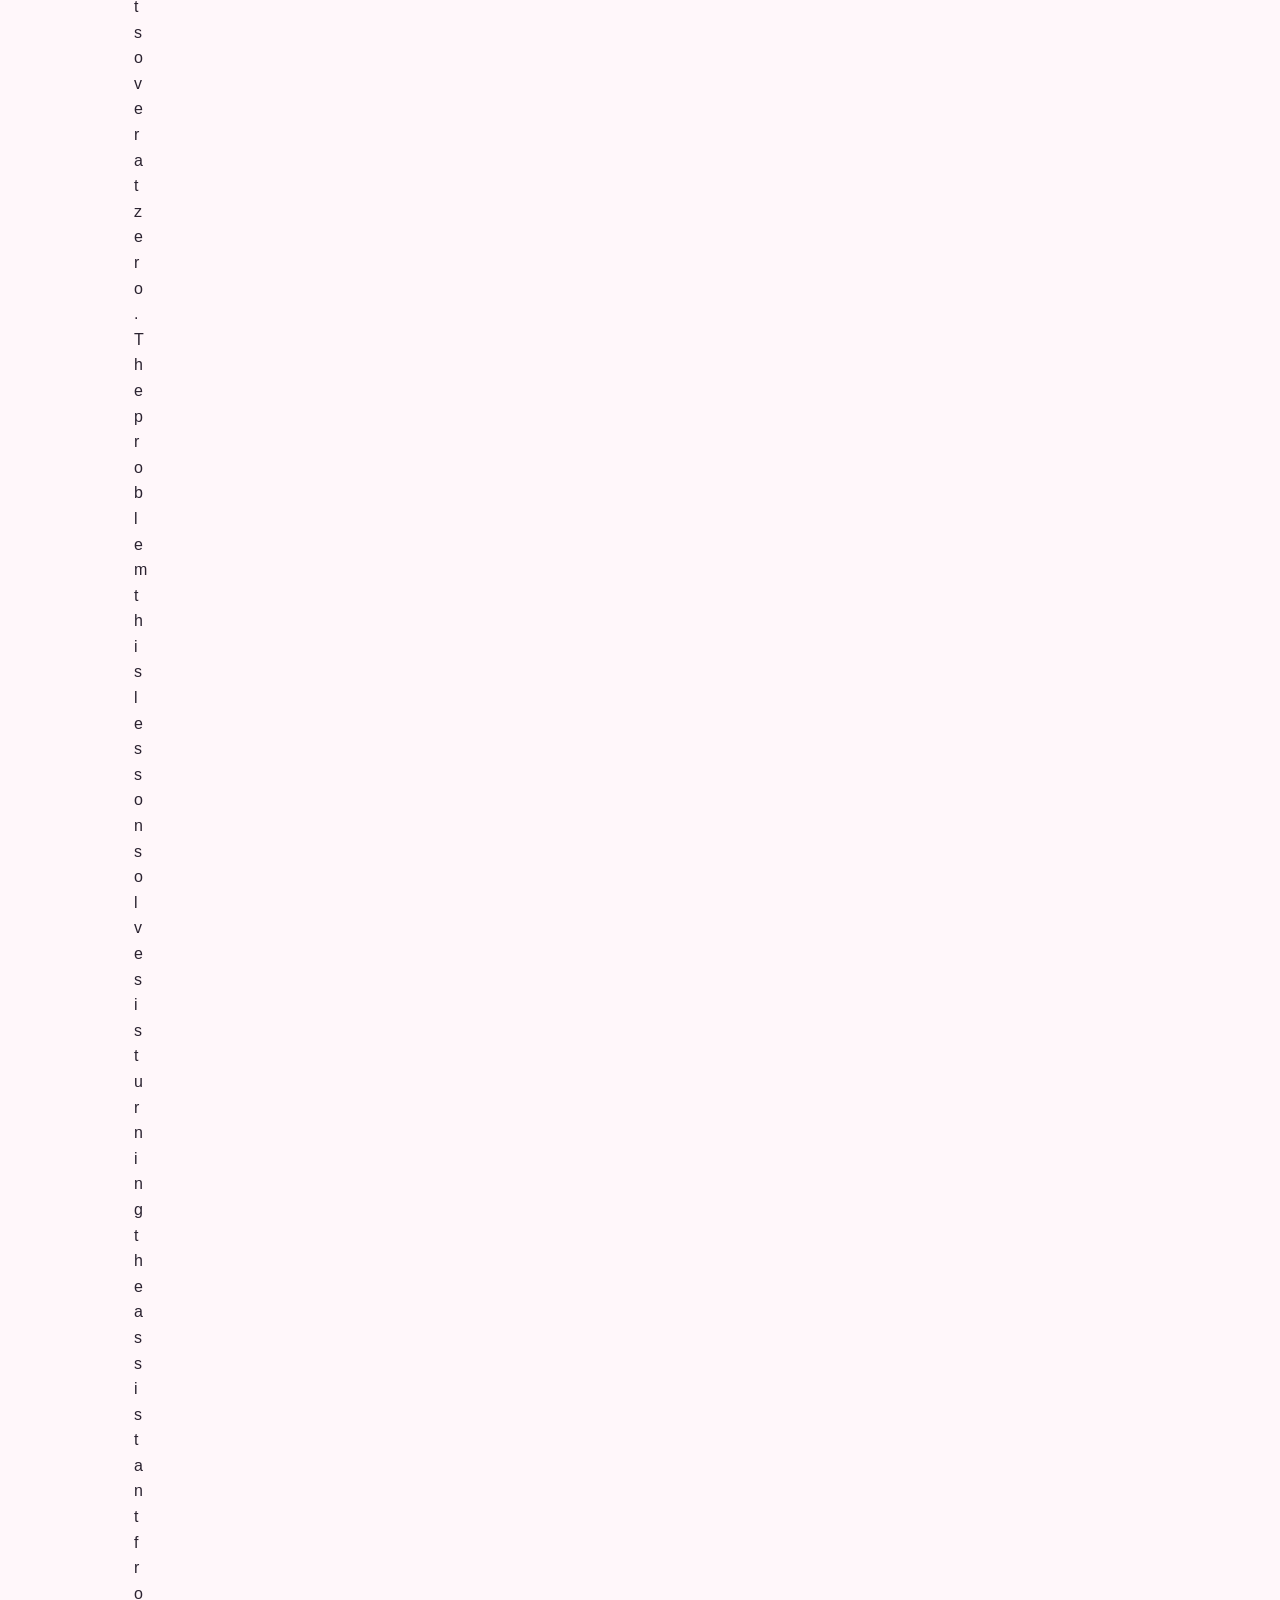
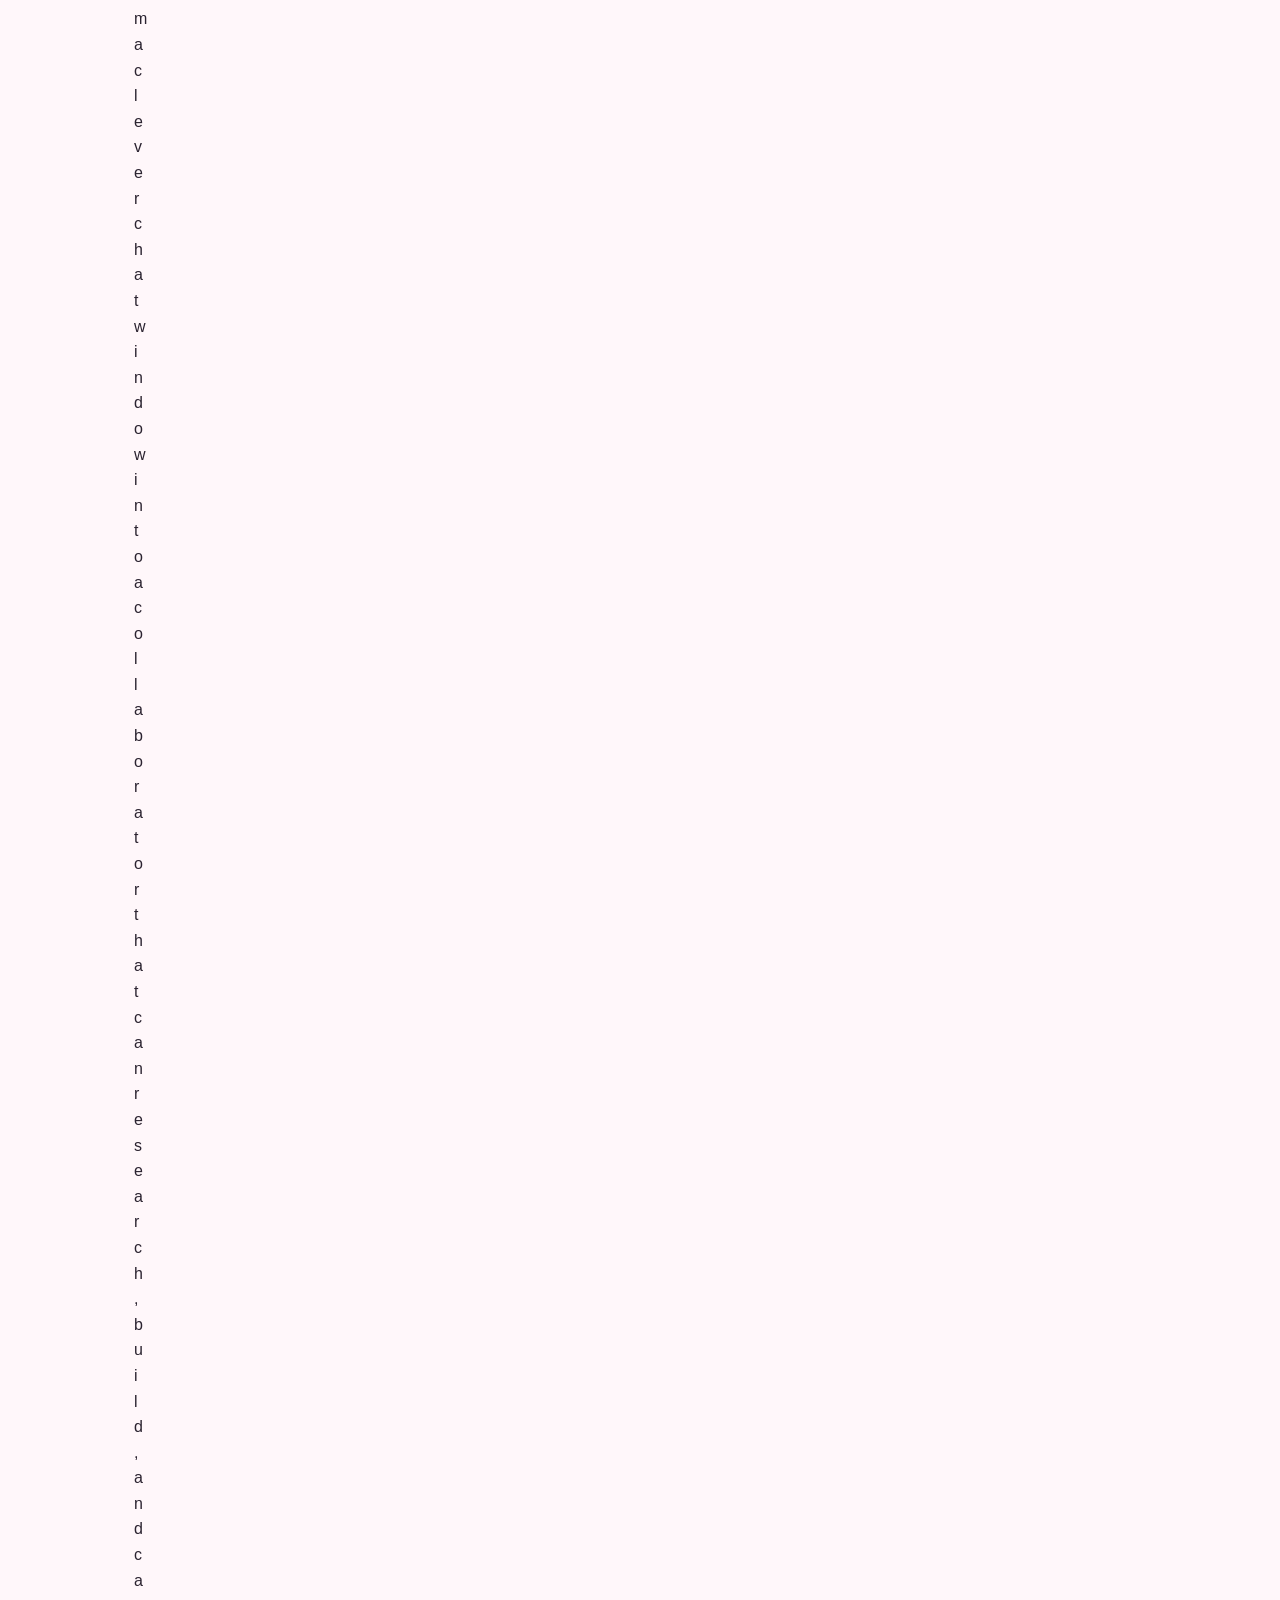
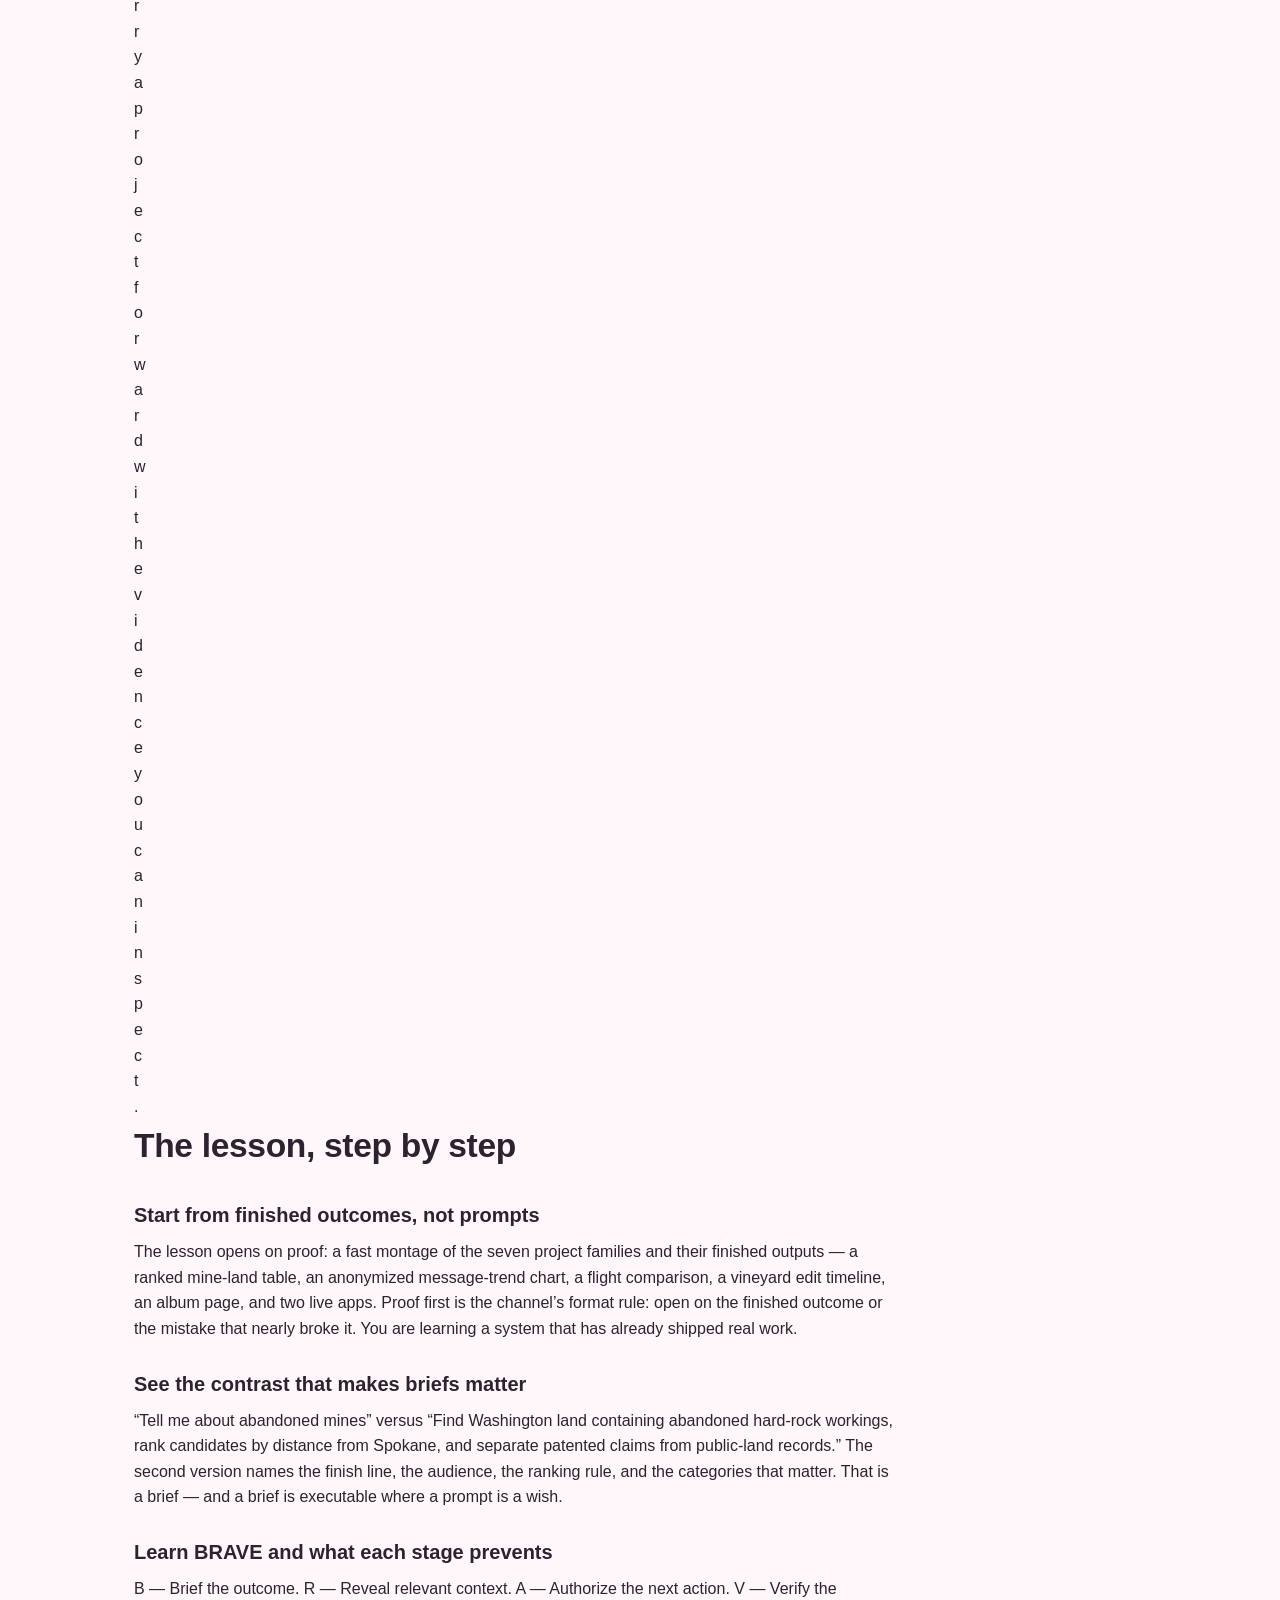
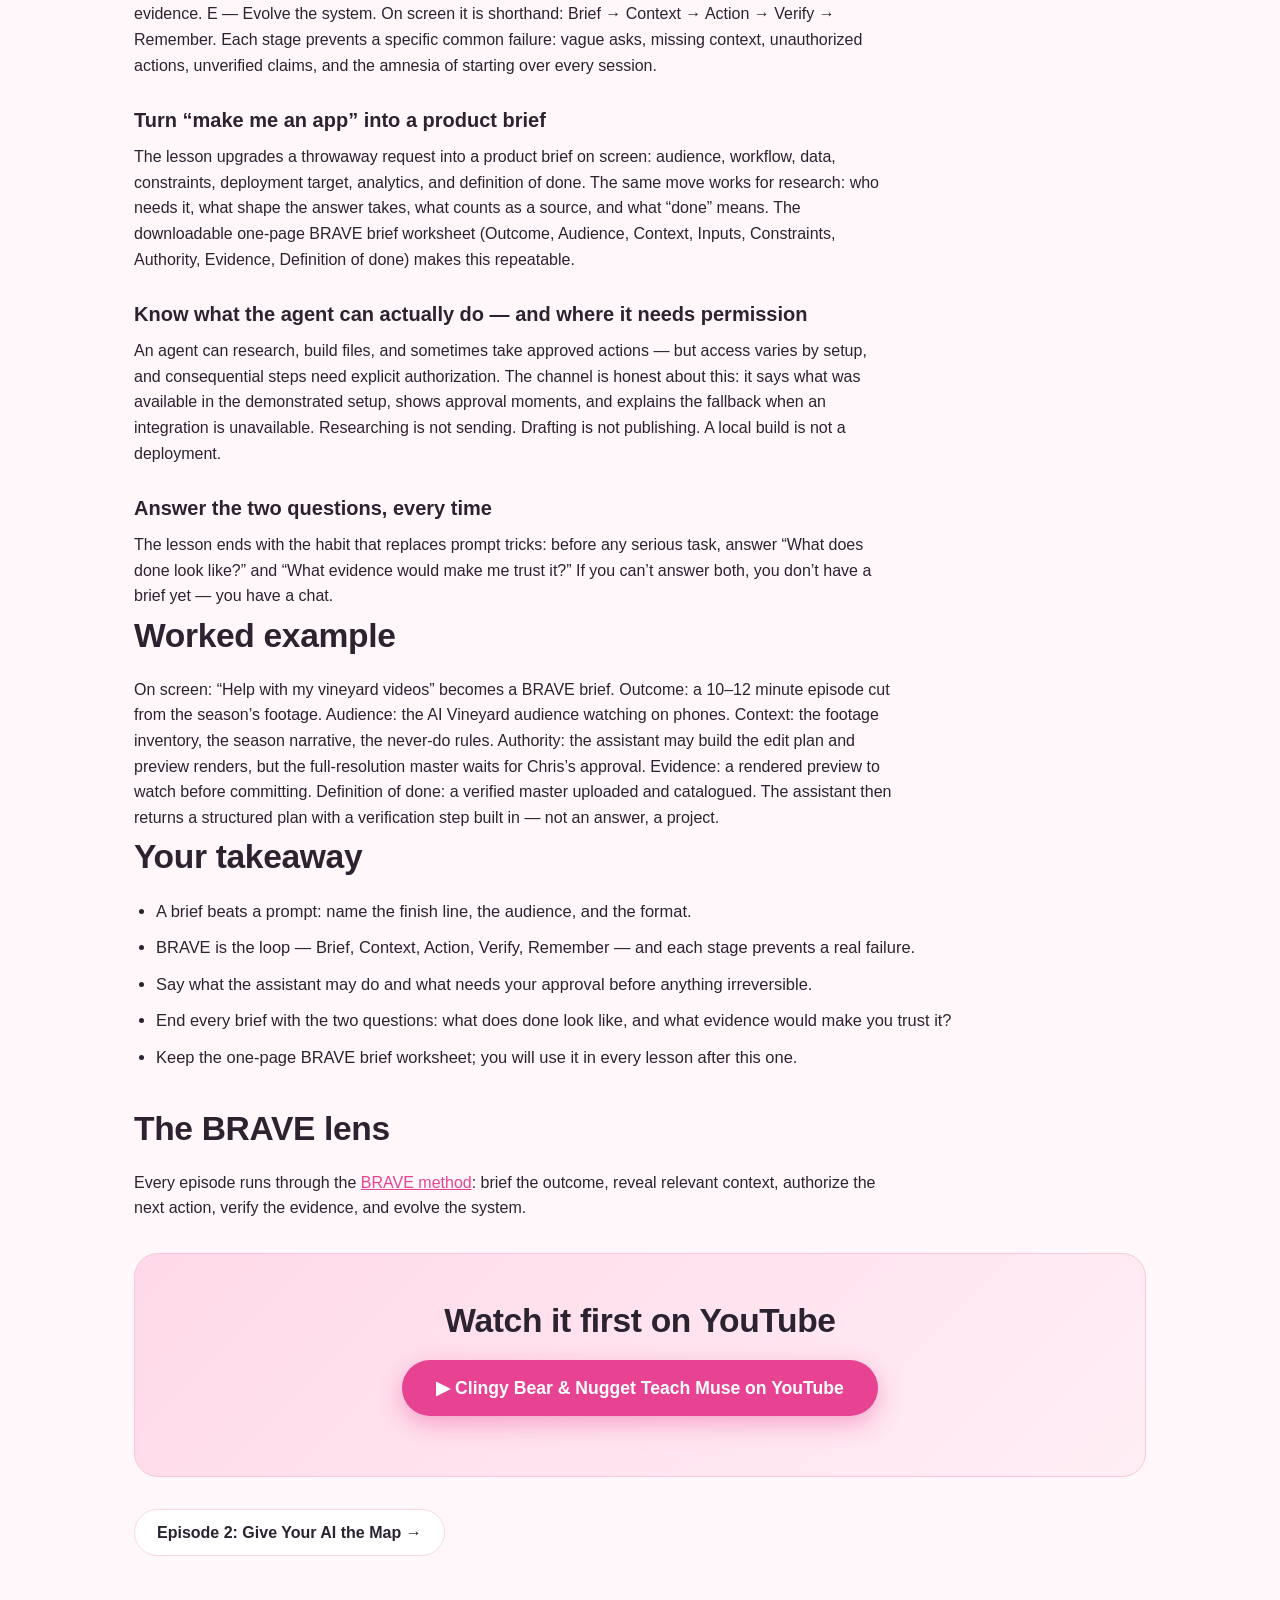
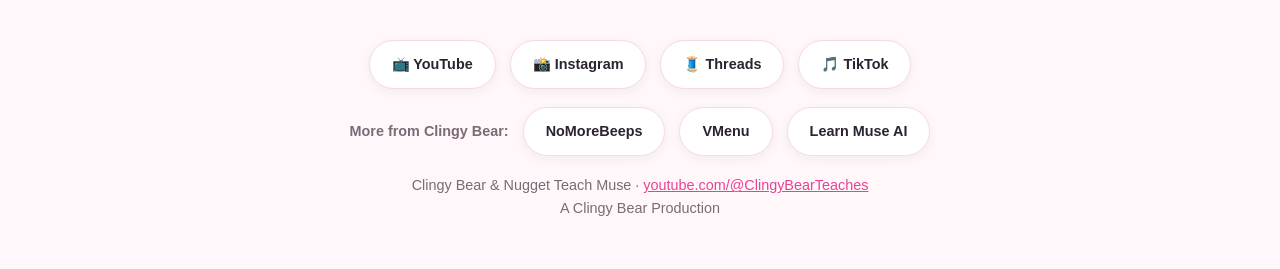
<file: season-1/ep-1-stop-chatting-start-collaborating/index.html>
<!DOCTYPE html>
<html lang="en">
<head>
<meta charset="utf-8">
<meta name="viewport" content="width=device-width, initial-scale=1">
<title>Episode 1: Stop Chatting. Start Collaborating. | Clingy Bear &amp; Nugget Teach Muse</title>
<meta name="description" content="The BRAVE method through seven real projects. The channel&#x27;s promise in one lesson. Software engineer Chris Pick introduces the BRAVE method through seven…">
<meta name="keywords" content="Clingy Bear &amp; Nugget Teach Muse, AI assistant course, BRAVE method, AI workflows, Chris Pick, episode 1">
<link rel="canonical" href="https://teaches.clingybear.com/season-1/ep-1-stop-chatting-start-collaborating/">
<meta name="robots" content="index, follow">
<meta property="og:type" content="website">
<meta property="og:site_name" content="Clingy Bear & Nugget Teach Muse">
<meta property="og:title" content="Episode 1: Stop Chatting. Start Collaborating. — Clingy Bear &amp; Nugget Teach Muse">
<meta property="og:description" content="The BRAVE method through seven real projects.">
<meta property="og:url" content="https://teaches.clingybear.com/season-1/ep-1-stop-chatting-start-collaborating/">
<meta property="og:image" content="https://teaches.clingybear.com/assets/koala.png">
<meta property="og:image:alt" content="Clingy Bear, the pink koala mascot of Clingy Bear & Nugget Teach Muse">
<meta name="twitter:card" content="summary_large_image">
<meta name="twitter:title" content="Episode 1: Stop Chatting. Start Collaborating. — Clingy Bear &amp; Nugget Teach Muse">
<meta name="twitter:description" content="The BRAVE method through seven real projects.">
<meta name="twitter:image" content="https://teaches.clingybear.com/assets/koala.png">
<link rel="icon" type="image/png" href="/assets/koala.png">
<link rel="apple-touch-icon" href="/assets/koala.png">
<link rel="stylesheet" href="/assets/site.css">
<!-- Google tag (gtag.js) -->
<script async src="https://www.googletagmanager.com/gtag/js?id=G-S5WCYTCSVP"></script>
<script>
window.dataLayer = window.dataLayer || [];
function gtag(){dataLayer.push(arguments);}
gtag('js', new Date());
gtag('config', 'G-S5WCYTCSVP');
</script>
<!-- Geo enrichment: log visitor city + carrier/ISP to GA4 (fail-silent, once per session) -->
<script>
(function(){'use strict';var GEO_URL='https://ipinfo.io/json?token=2e82db2a53ac1c';var KEY='cb_geo_logged_v1';
function send(g){try{if(typeof gtag!=='function')return;
var org=g.org||((g.asn?g.asn+' ':'')+(g.as_name||'')).trim()||'(not set)';
gtag('event','visitor_geo',{geo_city:g.city||'(not set)',geo_region:g.region||'(not set)',geo_country:g.country||g.country_code||'(not set)',geo_org:org});
try{sessionStorage.setItem(KEY,'1');}catch(e){}}catch(e){}}
function lookup(){try{if(sessionStorage.getItem(KEY))return;}catch(e){}
var c,t;try{c=new AbortController();t=setTimeout(function(){try{c.abort();}catch(e){}},4000);}catch(e){return;}
fetch(GEO_URL,{signal:c.signal,credentials:'omit'}).then(function(r){clearTimeout(t);return r.ok?r.json():null;})
.then(function(g){if(g&&g.ip)send(g);}).catch(function(){});}
if(document.readyState==='complete')lookup();else window.addEventListener('load',lookup);})();
</script>
<script type="application/ld+json">
{
  "@context": "https://schema.org",
  "@graph": [
    {
      "@type": "Episode",
      "name": "Stop Chatting. Start Collaborating.",
      "episodeNumber": 1,
      "description": "The channel's promise in one lesson. Software engineer Chris Pick introduces the BRAVE method through seven real projects \u2014 mining-claim research, text-message patterns, airline points, vineyard media production, music albums, shipped apps, and business operations \u2014 and shows how",
      "url": "https://teaches.clingybear.com/season-1/ep-1-stop-chatting-start-collaborating/",
      "author": {
        "@type": "Person",
        "name": "Chris Pick"
      },
      "partOfSeries": {
        "@type": "VideoSeries",
        "name": "Clingy Bear & Nugget Teach Muse \u2014 Season 1",
        "url": "https://teaches.clingybear.com/season-1/"
      }
    },
    {
      "@type": "BreadcrumbList",
      "itemListElement": [
        {
          "@type": "ListItem",
          "position": 1,
          "name": "Home",
          "item": "https://teaches.clingybear.com/"
        },
        {
          "@type": "ListItem",
          "position": 2,
          "name": "Season 1",
          "item": "https://teaches.clingybear.com/season-1/"
        },
        {
          "@type": "ListItem",
          "position": 3,
          "name": "Stop Chatting. Start Collaborating."
        }
      ]
    }
  ]
}
</script>
</head>
<body>
<nav class="topnav" aria-label="Primary">
<a class="brand" href="/"><img src="/assets/koala.png" alt="Clingy Bear logo" width="36" height="36"><span>Clingy Bear & Nugget Teach Muse</span></a>
<div class="links">
<a href="/">Home</a>
<a href="/brave/">BRAVE</a>
<a href="/season-1/">Season 1</a>
<a class="yt" href="https://www.youtube.com/@ClingyBearTeaches">▶ YouTube</a>
</div>
</nav>
<main class="wrap">

<nav class="crumbs" aria-label="Breadcrumb"><ol><li><a href="/">Home</a></li><li><a href="/season-1/">Season 1</a></li><li aria-current="page">Episode 1</li></ol></nav>
<p class="epkicker">Season 1 · Episode 1</p>
<h1>Stop Chatting. Start Collaborating.</h1>
<p class="lede">The BRAVE method through seven real projects.</p>
<p class="epstatus">This lesson drops soon — <a href="https://www.youtube.com/@ClingyBearTeaches">subscribe on YouTube</a> so you don't miss it.</p>
<section class="media" aria-label="Episode media"><h2>Watch &amp; listen</h2><div class="media-grid"><figure class="media-slot placeholder" aria-label="Episode video coming soon"><div class="media-empty"><span class="emoji" aria-hidden="true">🎬</span><p><strong>Episode video — coming soon</strong></p><p class="hint">Drop in your episode file and it plays here.</p></div></figure><figure class="media-slot placeholder" aria-label="Episode voiceover coming soon"><div class="media-empty"><span class="emoji" aria-hidden="true">🎙️</span><p><strong>Voiceover — coming soon</strong></p><p class="hint">Drop in your voiceover file and it plays here.</p></div></figure></div></section>
<p class="article-intro">Most people meet their AI assistant in a chat box, and most of them stay there: one question, one answer, start over tomorrow. Software engineer Chris Pick does not work that way. He uses Clingy Bear, an assistant inside Meta’s Muse app, across seven real project families — mining-claim research, text-message patterns, airline points optimization, vineyard media production, music albums, shipped apps, and business operations — and the difference is not a magic prompt. It is a working method called BRAVE: Brief the outcome, Reveal relevant context, Authorize the next action, Verify the evidence, Evolve the system. This lesson is the channel’s promise in one sitting.</p>
<h2>The problem this lesson solves</h2>
<p>A</p>
<p> </p>
<p>v</p>
<p>a</p>
<p>g</p>
<p>u</p>
<p>e</p>
<p> </p>
<p>p</p>
<p>r</p>
<p>o</p>
<p>m</p>
<p>p</p>
<p>t</p>
<p> </p>
<p>i</p>
<p>s</p>
<p> </p>
<p>a</p>
<p> </p>
<p>s</p>
<p>l</p>
<p>o</p>
<p>t</p>
<p> </p>
<p>m</p>
<p>a</p>
<p>c</p>
<p>h</p>
<p>i</p>
<p>n</p>
<p>e</p>
<p>.</p>
<p> </p>
<p>“</p>
<p>T</p>
<p>e</p>
<p>l</p>
<p>l</p>
<p> </p>
<p>m</p>
<p>e</p>
<p> </p>
<p>a</p>
<p>b</p>
<p>o</p>
<p>u</p>
<p>t</p>
<p> </p>
<p>a</p>
<p>b</p>
<p>a</p>
<p>n</p>
<p>d</p>
<p>o</p>
<p>n</p>
<p>e</p>
<p>d</p>
<p> </p>
<p>m</p>
<p>i</p>
<p>n</p>
<p>e</p>
<p>s</p>
<p>”</p>
<p> </p>
<p>c</p>
<p>a</p>
<p>n</p>
<p> </p>
<p>r</p>
<p>e</p>
<p>t</p>
<p>u</p>
<p>r</p>
<p>n</p>
<p> </p>
<p>a</p>
<p>n</p>
<p>y</p>
<p>t</p>
<p>h</p>
<p>i</p>
<p>n</p>
<p>g</p>
<p> </p>
<p>f</p>
<p>r</p>
<p>o</p>
<p>m</p>
<p> </p>
<p>f</p>
<p>o</p>
<p>l</p>
<p>k</p>
<p>l</p>
<p>o</p>
<p>r</p>
<p>e</p>
<p> </p>
<p>t</p>
<p>o</p>
<p> </p>
<p>g</p>
<p>e</p>
<p>o</p>
<p>l</p>
<p>o</p>
<p>g</p>
<p>y</p>
<p>,</p>
<p> </p>
<p>a</p>
<p>n</p>
<p>d</p>
<p> </p>
<p>n</p>
<p>o</p>
<p>n</p>
<p>e</p>
<p> </p>
<p>o</p>
<p>f</p>
<p> </p>
<p>i</p>
<p>t</p>
<p> </p>
<p>i</p>
<p>s</p>
<p> </p>
<p>s</p>
<p>h</p>
<p>a</p>
<p>p</p>
<p>e</p>
<p>d</p>
<p> </p>
<p>f</p>
<p>o</p>
<p>r</p>
<p> </p>
<p>w</p>
<p>h</p>
<p>a</p>
<p>t</p>
<p> </p>
<p>y</p>
<p>o</p>
<p>u</p>
<p> </p>
<p>a</p>
<p>c</p>
<p>t</p>
<p>u</p>
<p>a</p>
<p>l</p>
<p>l</p>
<p>y</p>
<p> </p>
<p>n</p>
<p>e</p>
<p>e</p>
<p>d</p>
<p>.</p>
<p> </p>
<p>T</p>
<p>h</p>
<p>e</p>
<p> </p>
<p>r</p>
<p>e</p>
<p>s</p>
<p>u</p>
<p>l</p>
<p>t</p>
<p> </p>
<p>c</p>
<p>a</p>
<p>n</p>
<p>’</p>
<p>t</p>
<p> </p>
<p>b</p>
<p>e</p>
<p> </p>
<p>t</p>
<p>r</p>
<p>u</p>
<p>s</p>
<p>t</p>
<p>e</p>
<p>d</p>
<p>,</p>
<p> </p>
<p>c</p>
<p>a</p>
<p>n</p>
<p>’</p>
<p>t</p>
<p> </p>
<p>b</p>
<p>e</p>
<p> </p>
<p>c</p>
<p>h</p>
<p>e</p>
<p>c</p>
<p>k</p>
<p>e</p>
<p>d</p>
<p>,</p>
<p> </p>
<p>a</p>
<p>n</p>
<p>d</p>
<p> </p>
<p>c</p>
<p>a</p>
<p>n</p>
<p>’</p>
<p>t</p>
<p> </p>
<p>b</p>
<p>e</p>
<p> </p>
<p>r</p>
<p>e</p>
<p>u</p>
<p>s</p>
<p>e</p>
<p>d</p>
<p> </p>
<p>—</p>
<p> </p>
<p>s</p>
<p>o</p>
<p> </p>
<p>e</p>
<p>v</p>
<p>e</p>
<p>r</p>
<p>y</p>
<p> </p>
<p>s</p>
<p>e</p>
<p>s</p>
<p>s</p>
<p>i</p>
<p>o</p>
<p>n</p>
<p> </p>
<p>s</p>
<p>t</p>
<p>a</p>
<p>r</p>
<p>t</p>
<p>s</p>
<p> </p>
<p>o</p>
<p>v</p>
<p>e</p>
<p>r</p>
<p> </p>
<p>a</p>
<p>t</p>
<p> </p>
<p>z</p>
<p>e</p>
<p>r</p>
<p>o</p>
<p>.</p>
<p> </p>
<p>T</p>
<p>h</p>
<p>e</p>
<p> </p>
<p>p</p>
<p>r</p>
<p>o</p>
<p>b</p>
<p>l</p>
<p>e</p>
<p>m</p>
<p> </p>
<p>t</p>
<p>h</p>
<p>i</p>
<p>s</p>
<p> </p>
<p>l</p>
<p>e</p>
<p>s</p>
<p>s</p>
<p>o</p>
<p>n</p>
<p> </p>
<p>s</p>
<p>o</p>
<p>l</p>
<p>v</p>
<p>e</p>
<p>s</p>
<p> </p>
<p>i</p>
<p>s</p>
<p> </p>
<p>t</p>
<p>u</p>
<p>r</p>
<p>n</p>
<p>i</p>
<p>n</p>
<p>g</p>
<p> </p>
<p>t</p>
<p>h</p>
<p>e</p>
<p> </p>
<p>a</p>
<p>s</p>
<p>s</p>
<p>i</p>
<p>s</p>
<p>t</p>
<p>a</p>
<p>n</p>
<p>t</p>
<p> </p>
<p>f</p>
<p>r</p>
<p>o</p>
<p>m</p>
<p> </p>
<p>a</p>
<p> </p>
<p>c</p>
<p>l</p>
<p>e</p>
<p>v</p>
<p>e</p>
<p>r</p>
<p> </p>
<p>c</p>
<p>h</p>
<p>a</p>
<p>t</p>
<p> </p>
<p>w</p>
<p>i</p>
<p>n</p>
<p>d</p>
<p>o</p>
<p>w</p>
<p> </p>
<p>i</p>
<p>n</p>
<p>t</p>
<p>o</p>
<p> </p>
<p>a</p>
<p> </p>
<p>c</p>
<p>o</p>
<p>l</p>
<p>l</p>
<p>a</p>
<p>b</p>
<p>o</p>
<p>r</p>
<p>a</p>
<p>t</p>
<p>o</p>
<p>r</p>
<p> </p>
<p>t</p>
<p>h</p>
<p>a</p>
<p>t</p>
<p> </p>
<p>c</p>
<p>a</p>
<p>n</p>
<p> </p>
<p>r</p>
<p>e</p>
<p>s</p>
<p>e</p>
<p>a</p>
<p>r</p>
<p>c</p>
<p>h</p>
<p>,</p>
<p> </p>
<p>b</p>
<p>u</p>
<p>i</p>
<p>l</p>
<p>d</p>
<p>,</p>
<p> </p>
<p>a</p>
<p>n</p>
<p>d</p>
<p> </p>
<p>c</p>
<p>a</p>
<p>r</p>
<p>r</p>
<p>y</p>
<p> </p>
<p>a</p>
<p> </p>
<p>p</p>
<p>r</p>
<p>o</p>
<p>j</p>
<p>e</p>
<p>c</p>
<p>t</p>
<p> </p>
<p>f</p>
<p>o</p>
<p>r</p>
<p>w</p>
<p>a</p>
<p>r</p>
<p>d</p>
<p> </p>
<p>w</p>
<p>i</p>
<p>t</p>
<p>h</p>
<p> </p>
<p>e</p>
<p>v</p>
<p>i</p>
<p>d</p>
<p>e</p>
<p>n</p>
<p>c</p>
<p>e</p>
<p> </p>
<p>y</p>
<p>o</p>
<p>u</p>
<p> </p>
<p>c</p>
<p>a</p>
<p>n</p>
<p> </p>
<p>i</p>
<p>n</p>
<p>s</p>
<p>p</p>
<p>e</p>
<p>c</p>
<p>t</p>
<p>.</p>
<h2>The lesson, step by step</h2>
<h3>Start from finished outcomes, not prompts</h3>
<p>The lesson opens on proof: a fast montage of the seven project families and their finished outputs — a ranked mine-land table, an anonymized message-trend chart, a flight comparison, a vineyard edit timeline, an album page, and two live apps. Proof first is the channel’s format rule: open on the finished outcome or the mistake that nearly broke it. You are learning a system that has already shipped real work.</p>
<h3>See the contrast that makes briefs matter</h3>
<p>“Tell me about abandoned mines” versus “Find Washington land containing abandoned hard-rock workings, rank candidates by distance from Spokane, and separate patented claims from public-land records.” The second version names the finish line, the audience, the ranking rule, and the categories that matter. That is a brief — and a brief is executable where a prompt is a wish.</p>
<h3>Learn BRAVE and what each stage prevents</h3>
<p>B — Brief the outcome. R — Reveal relevant context. A — Authorize the next action. V — Verify the evidence. E — Evolve the system. On screen it is shorthand: Brief → Context → Action → Verify → Remember. Each stage prevents a specific common failure: vague asks, missing context, unauthorized actions, unverified claims, and the amnesia of starting over every session.</p>
<h3>Turn “make me an app” into a product brief</h3>
<p>The lesson upgrades a throwaway request into a product brief on screen: audience, workflow, data, constraints, deployment target, analytics, and definition of done. The same move works for research: who needs it, what shape the answer takes, what counts as a source, and what “done” means. The downloadable one-page BRAVE brief worksheet (Outcome, Audience, Context, Inputs, Constraints, Authority, Evidence, Definition of done) makes this repeatable.</p>
<h3>Know what the agent can actually do — and where it needs permission</h3>
<p>An agent can research, build files, and sometimes take approved actions — but access varies by setup, and consequential steps need explicit authorization. The channel is honest about this: it says what was available in the demonstrated setup, shows approval moments, and explains the fallback when an integration is unavailable. Researching is not sending. Drafting is not publishing. A local build is not a deployment.</p>
<h3>Answer the two questions, every time</h3>
<p>The lesson ends with the habit that replaces prompt tricks: before any serious task, answer “What does done look like?” and “What evidence would make me trust it?” If you can’t answer both, you don’t have a brief yet — you have a chat.</p>
<h2>Worked example</h2>
<p>On screen: “Help with my vineyard videos” becomes a BRAVE brief. Outcome: a 10–12 minute episode cut from the season’s footage. Audience: the AI Vineyard audience watching on phones. Context: the footage inventory, the season narrative, the never-do rules. Authority: the assistant may build the edit plan and preview renders, but the full-resolution master waits for Chris’s approval. Evidence: a rendered preview to watch before committing. Definition of done: a verified master uploaded and catalogued. The assistant then returns a structured plan with a verification step built in — not an answer, a project.</p>
<h2>Your takeaway</h2>
<ul class="beats">
<li>A brief beats a prompt: name the finish line, the audience, and the format.</li>
<li>BRAVE is the loop — Brief, Context, Action, Verify, Remember — and each stage prevents a real failure.</li>
<li>Say what the assistant may do and what needs your approval before anything irreversible.</li>
<li>End every brief with the two questions: what does done look like, and what evidence would make you trust it?</li>
<li>Keep the one-page BRAVE brief worksheet; you will use it in every lesson after this one.</li>
</ul>
<h2>The BRAVE lens</h2>
<p>Every episode runs through the <a href="/brave/">BRAVE method</a>: brief the outcome, reveal relevant context, authorize the next action, verify the evidence, and evolve the system.</p>
<section class="cta-box">
<h2>Watch it first on YouTube</h2>
<p><a class="cta" href="https://www.youtube.com/@ClingyBearTeaches">▶ Clingy Bear & Nugget Teach Muse on YouTube</a></p>
</section>
<nav class="epnav" aria-label="Episode navigation"><a class="next" href="/season-1/ep-2-give-your-ai-the-map/">Episode 2: Give Your AI the Map →</a></nav>
</main>
<footer>
<nav class="socials" aria-label="Social links">
<a href="https://www.youtube.com/@ClingyBearTeaches">📺 YouTube</a>
<a href="https://www.instagram.com/clingybearteaches/">📸 Instagram</a>
<a href="https://www.threads.com/@clingybearteaches">🧵 Threads</a>
<a href="https://www.tiktok.com/@clingybearteaches">🎵 TikTok</a>
</nav>
<nav class="socials empire" aria-label="More from Clingy Bear">
<span class="empire-label">More from Clingy Bear:</span>
<a href="https://www.nomorebeeps.com">NoMoreBeeps</a>
<a href="https://vmenu.com">VMenu</a>
<a href="https://learnmuse.ai">Learn Muse AI</a>
</nav>
<p>Clingy Bear & Nugget Teach Muse · <a href="https://www.youtube.com/@ClingyBearTeaches">youtube.com/@ClingyBearTeaches</a></p>
<p>A Clingy Bear Production</p>
</footer>
</body>
</html>
</file>
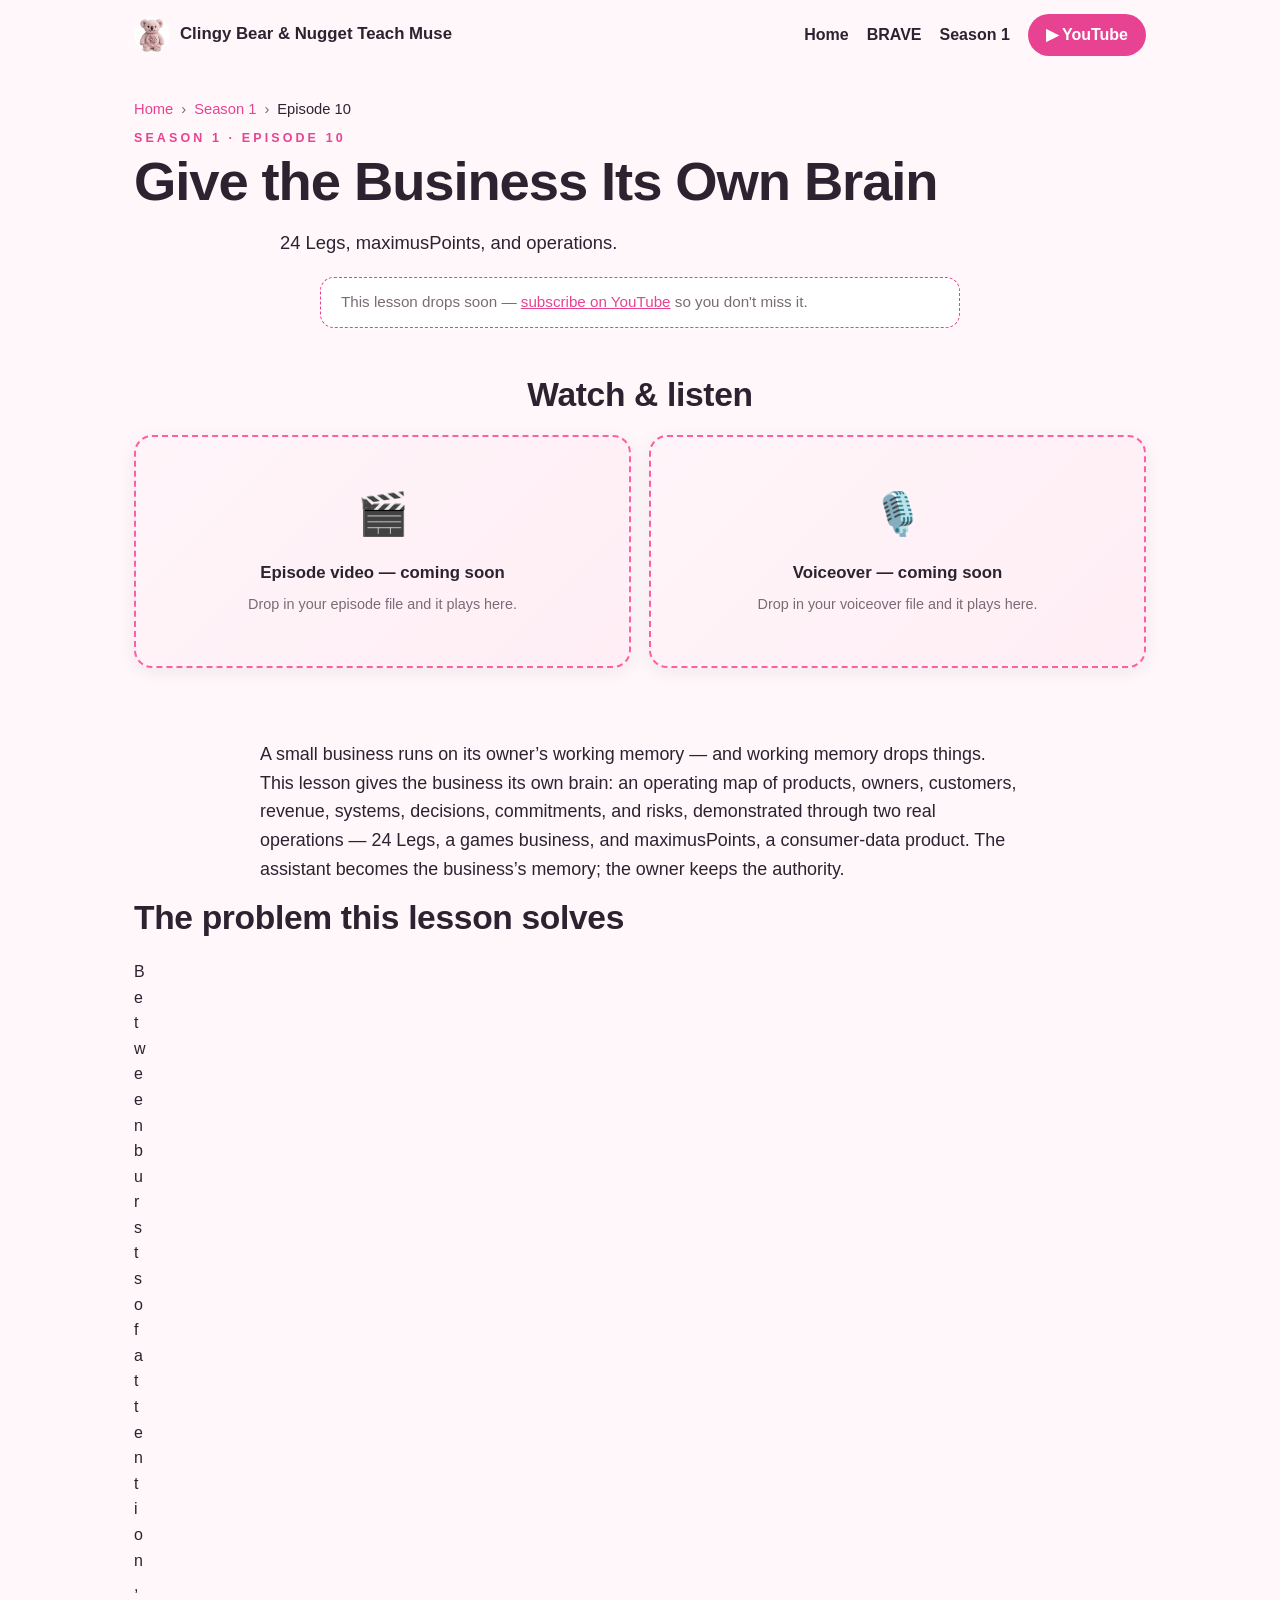
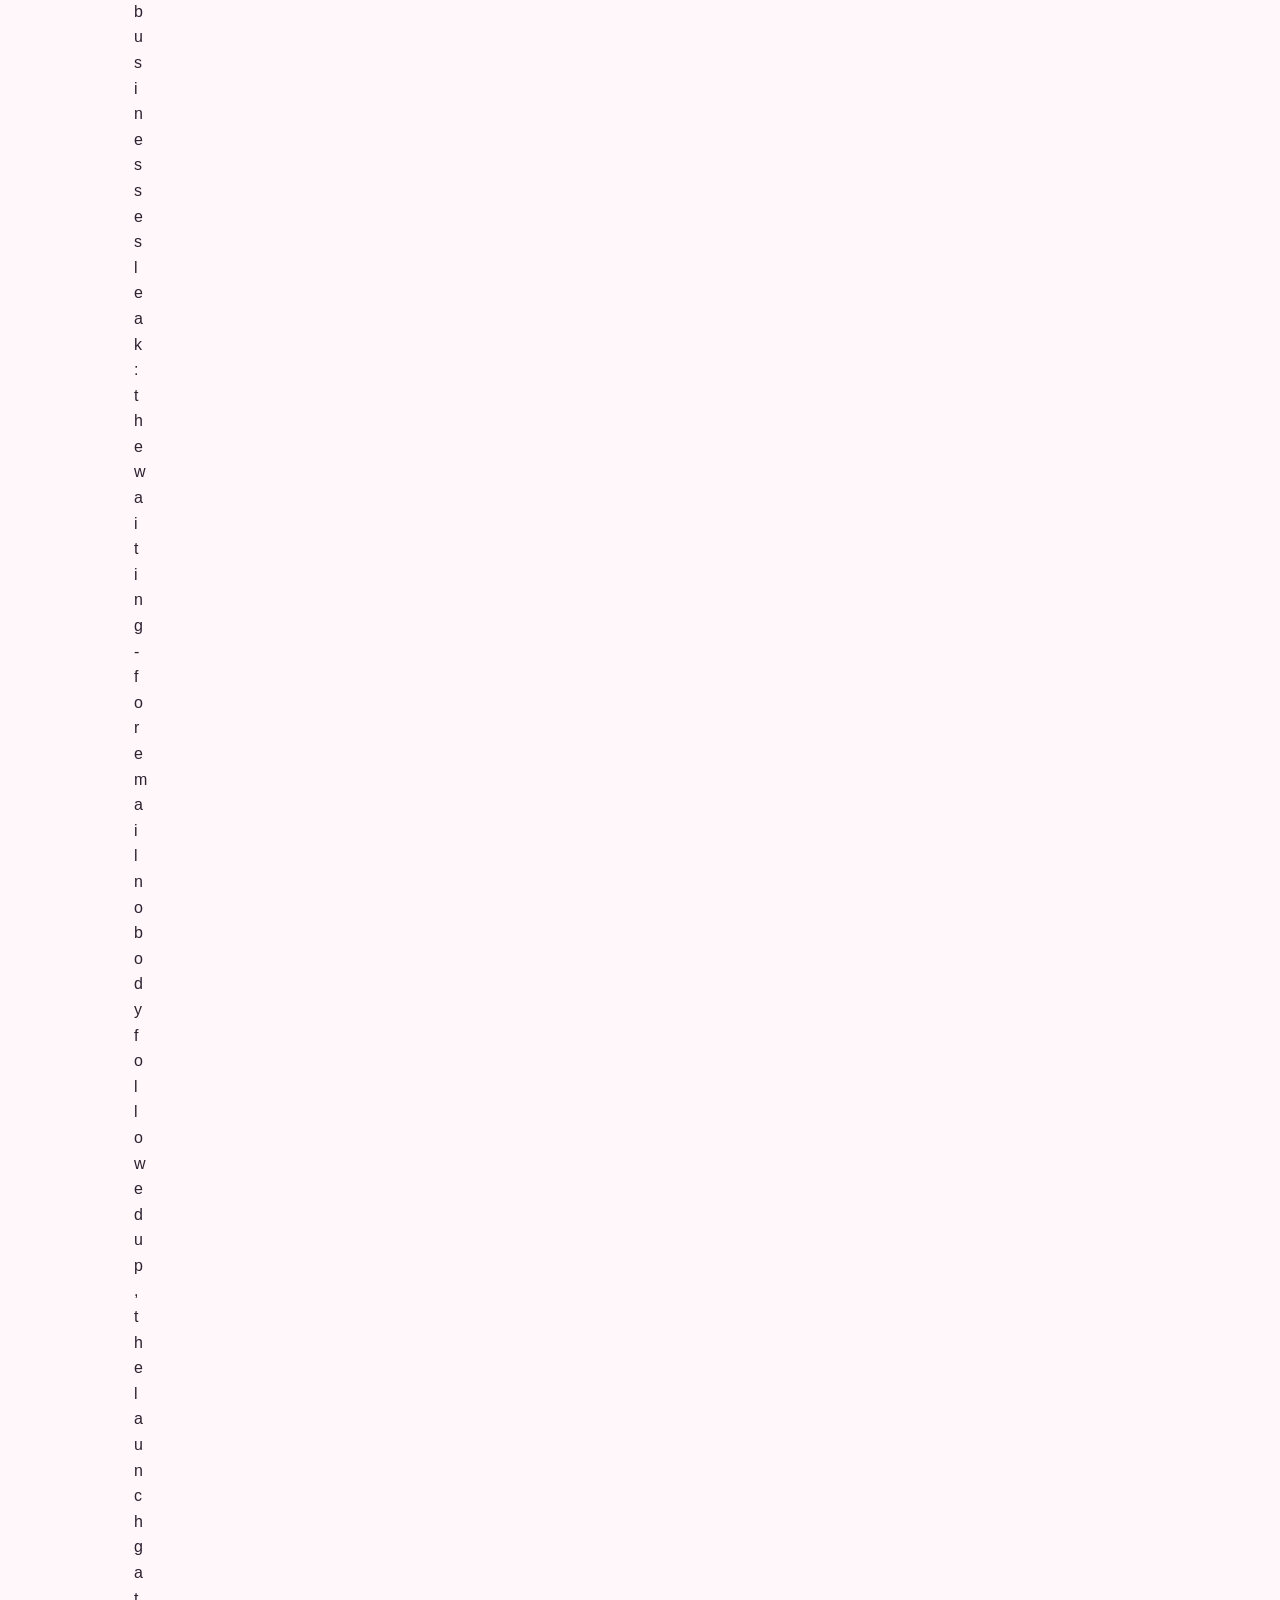
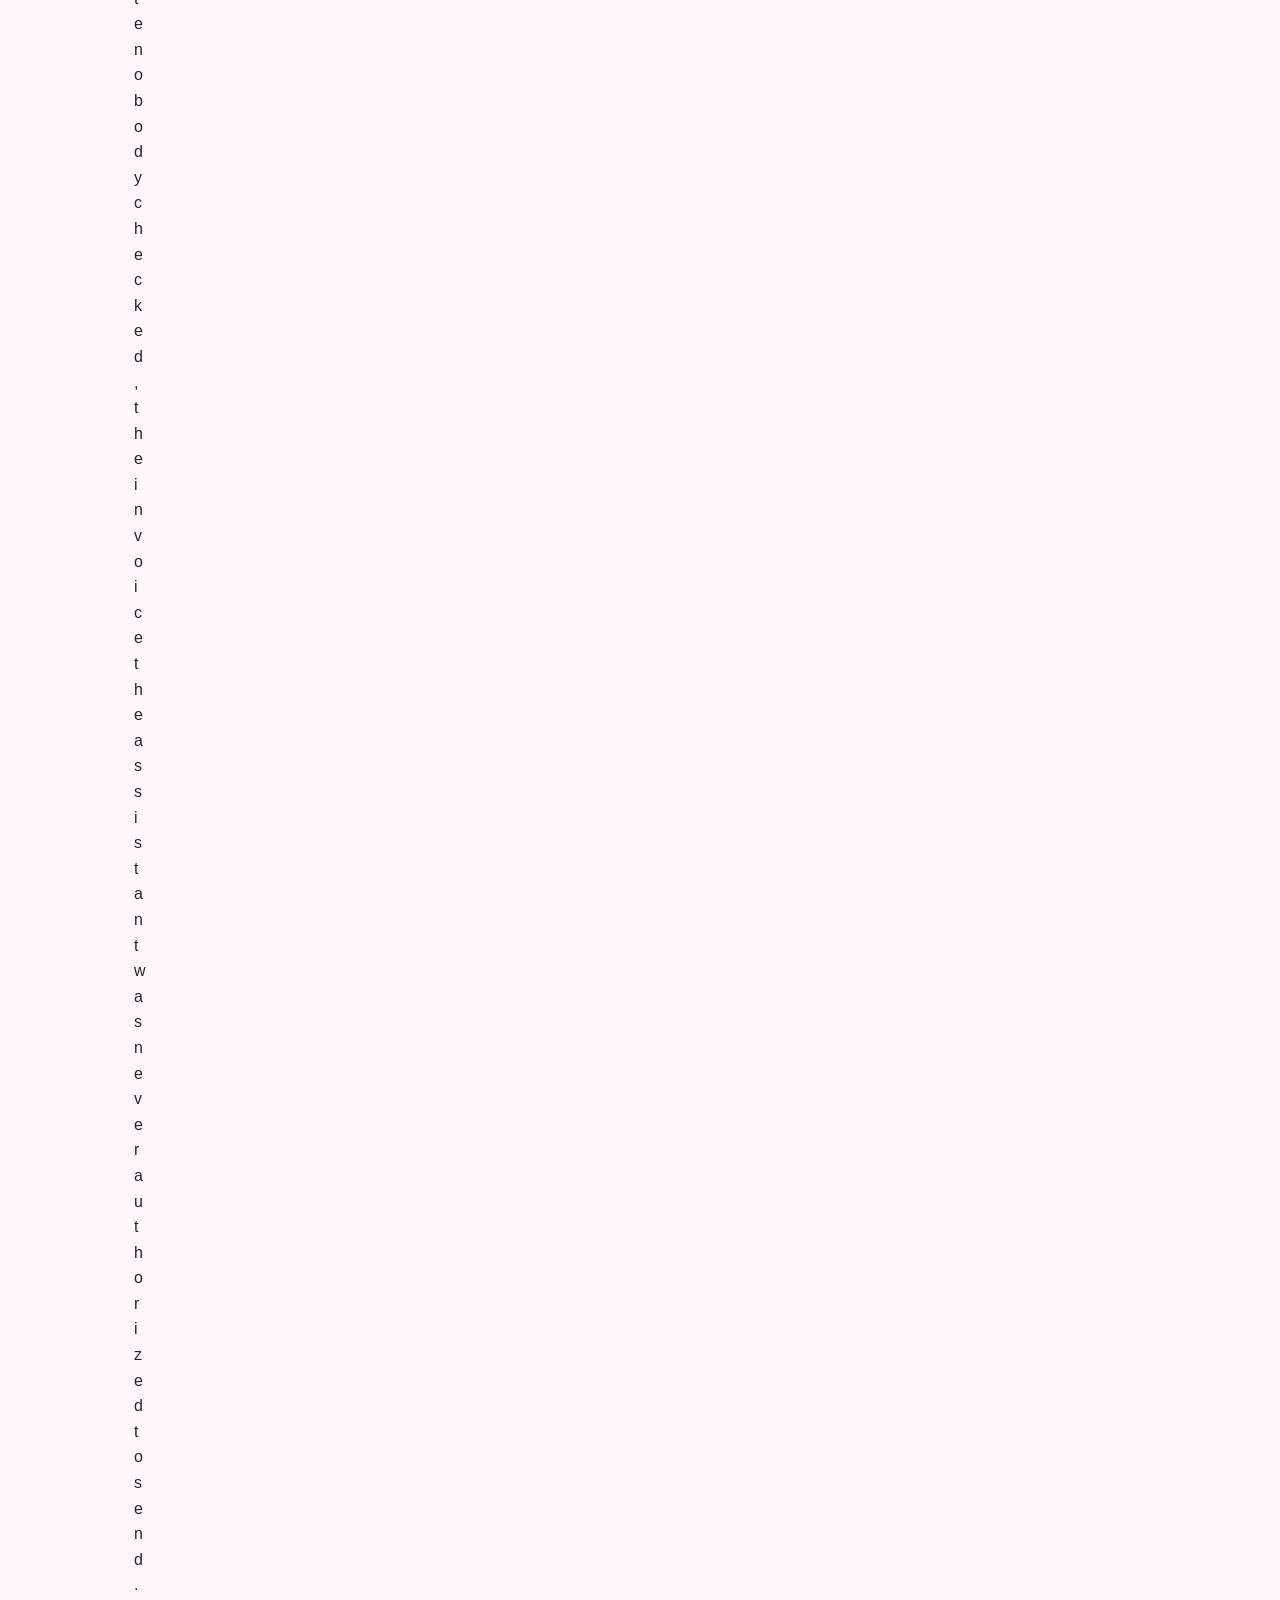
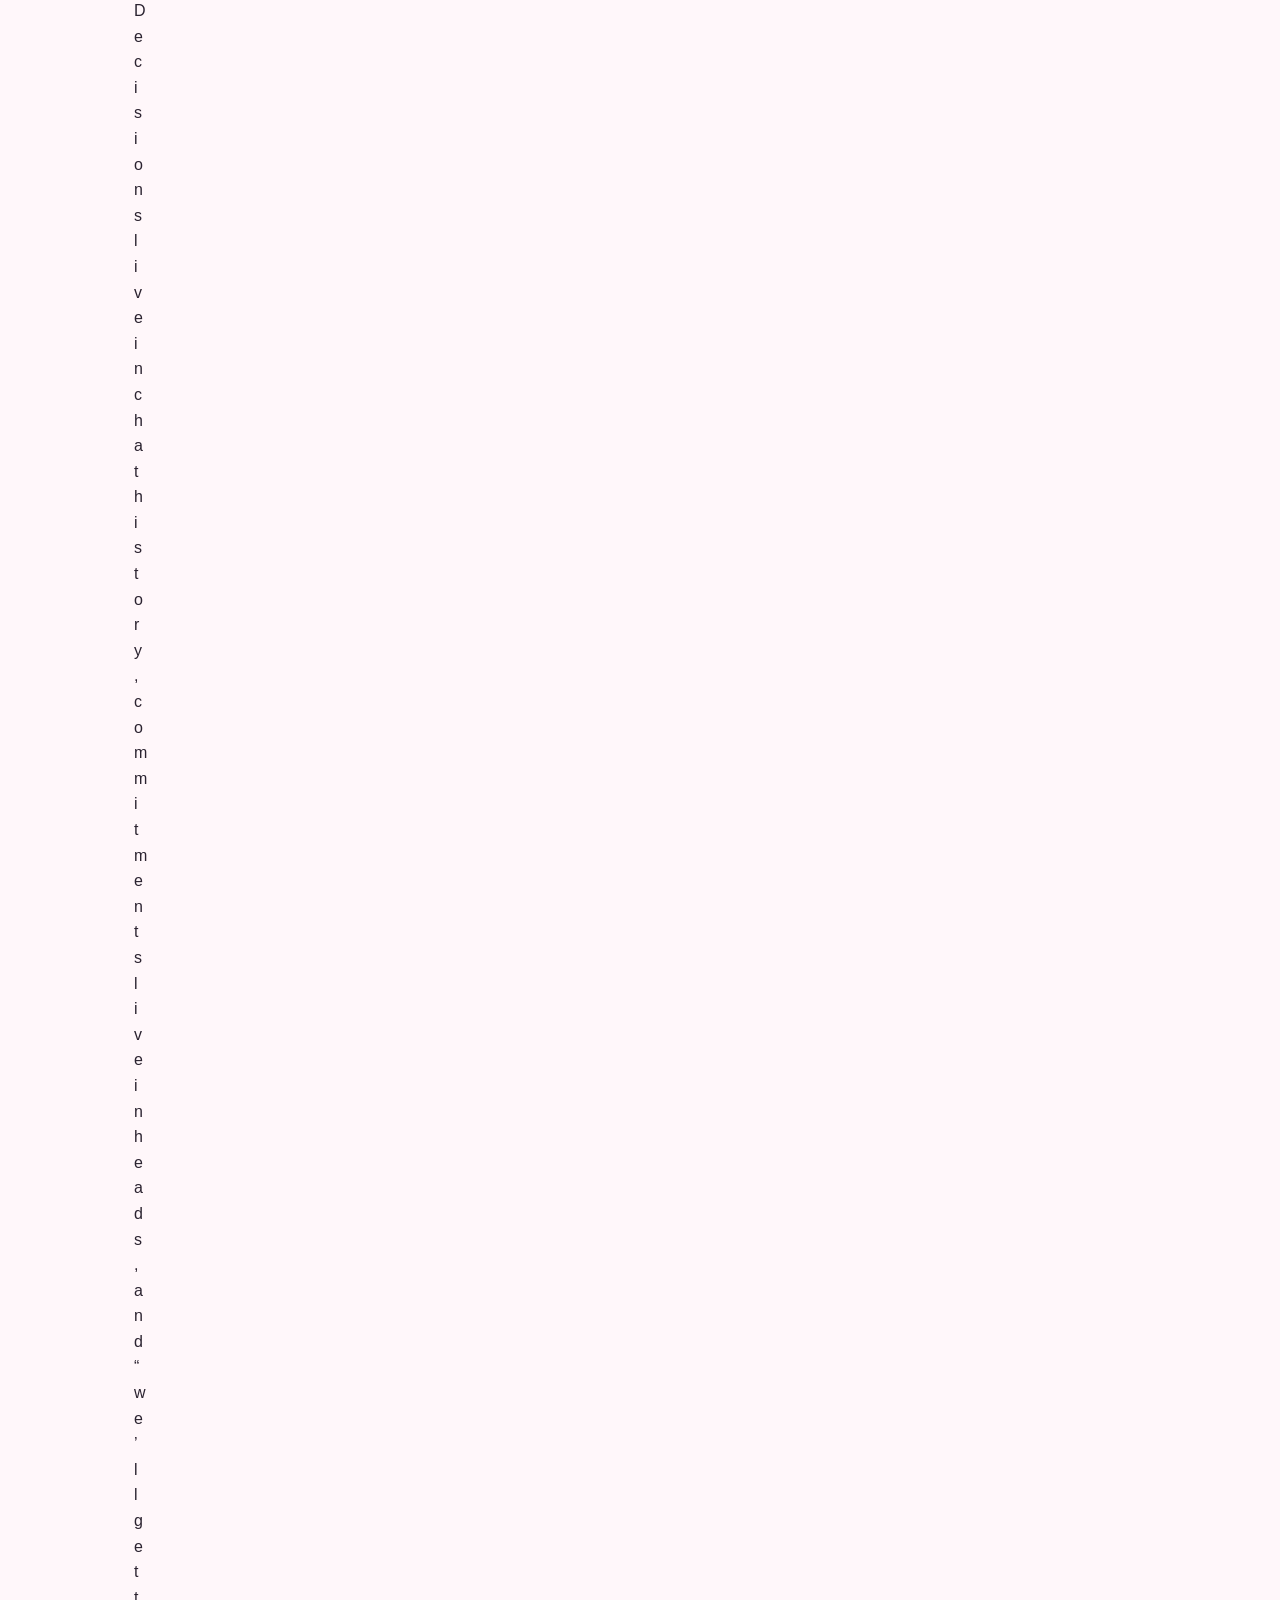
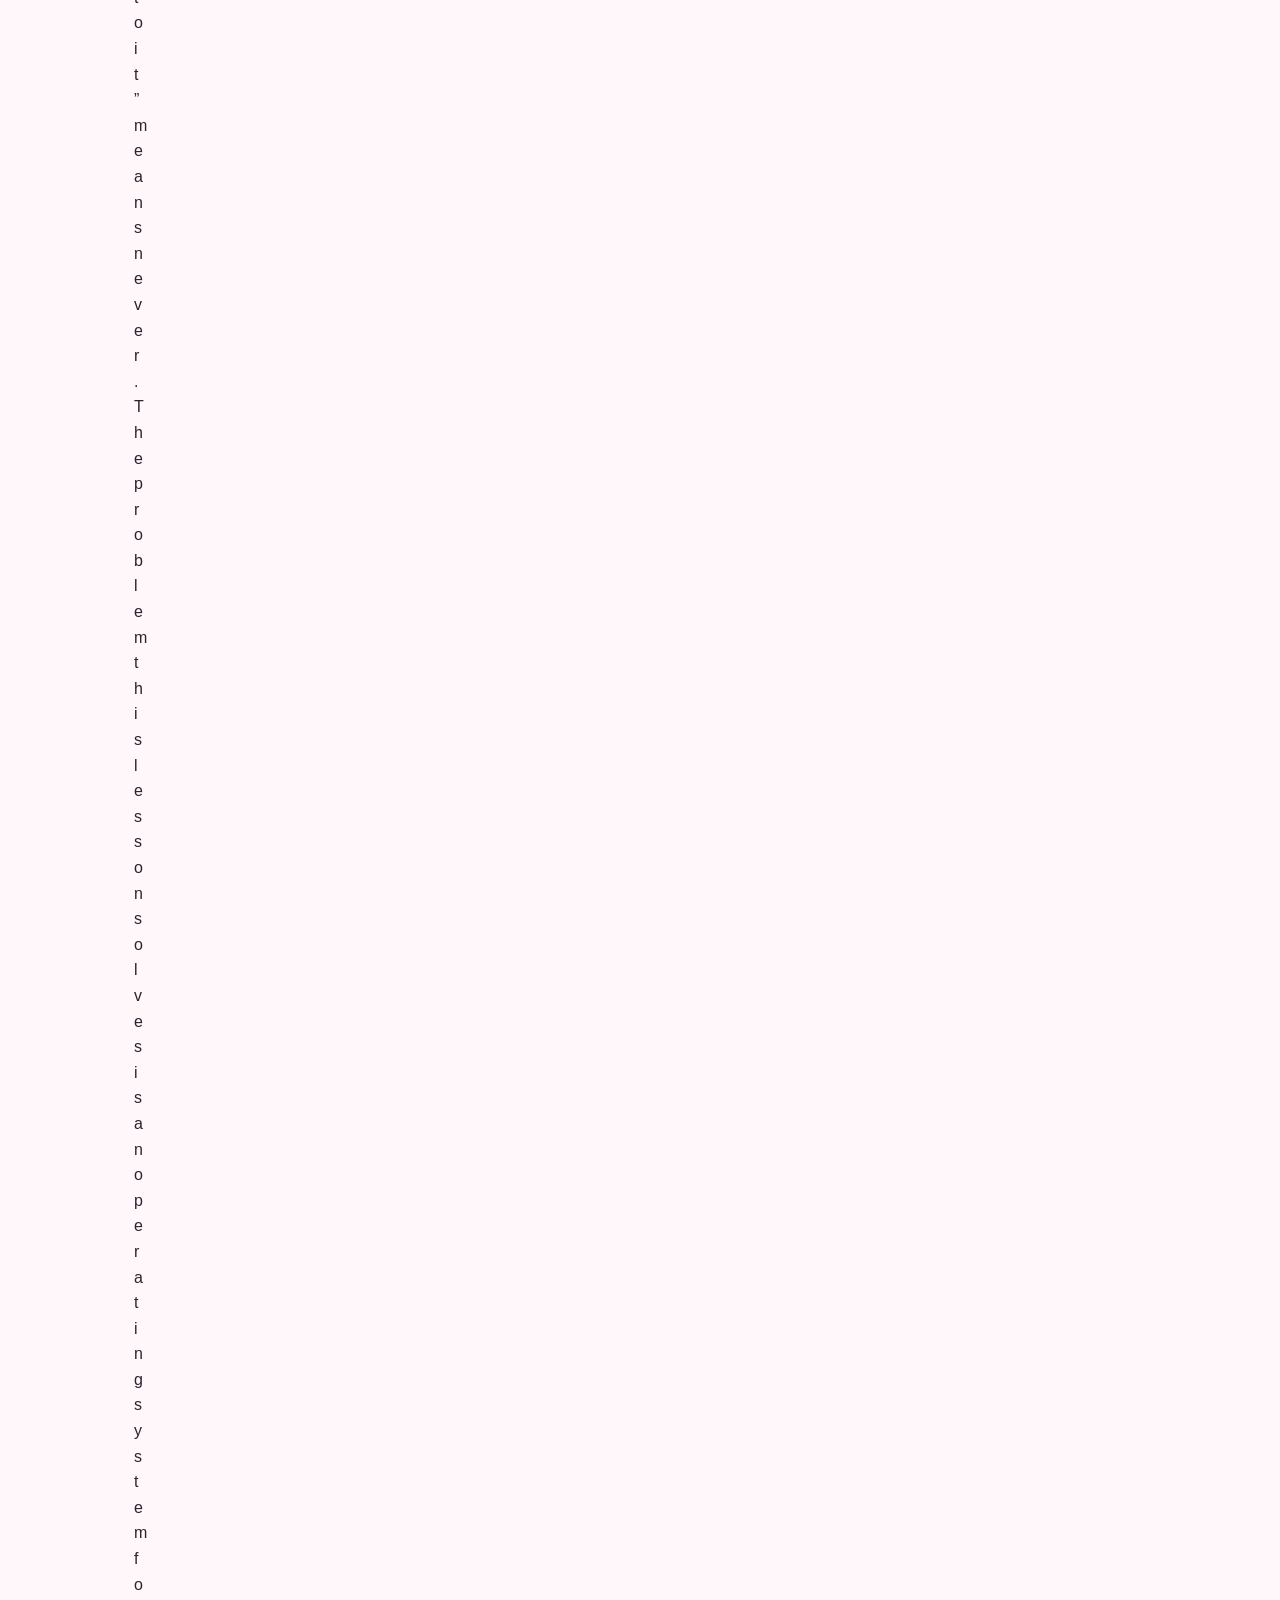
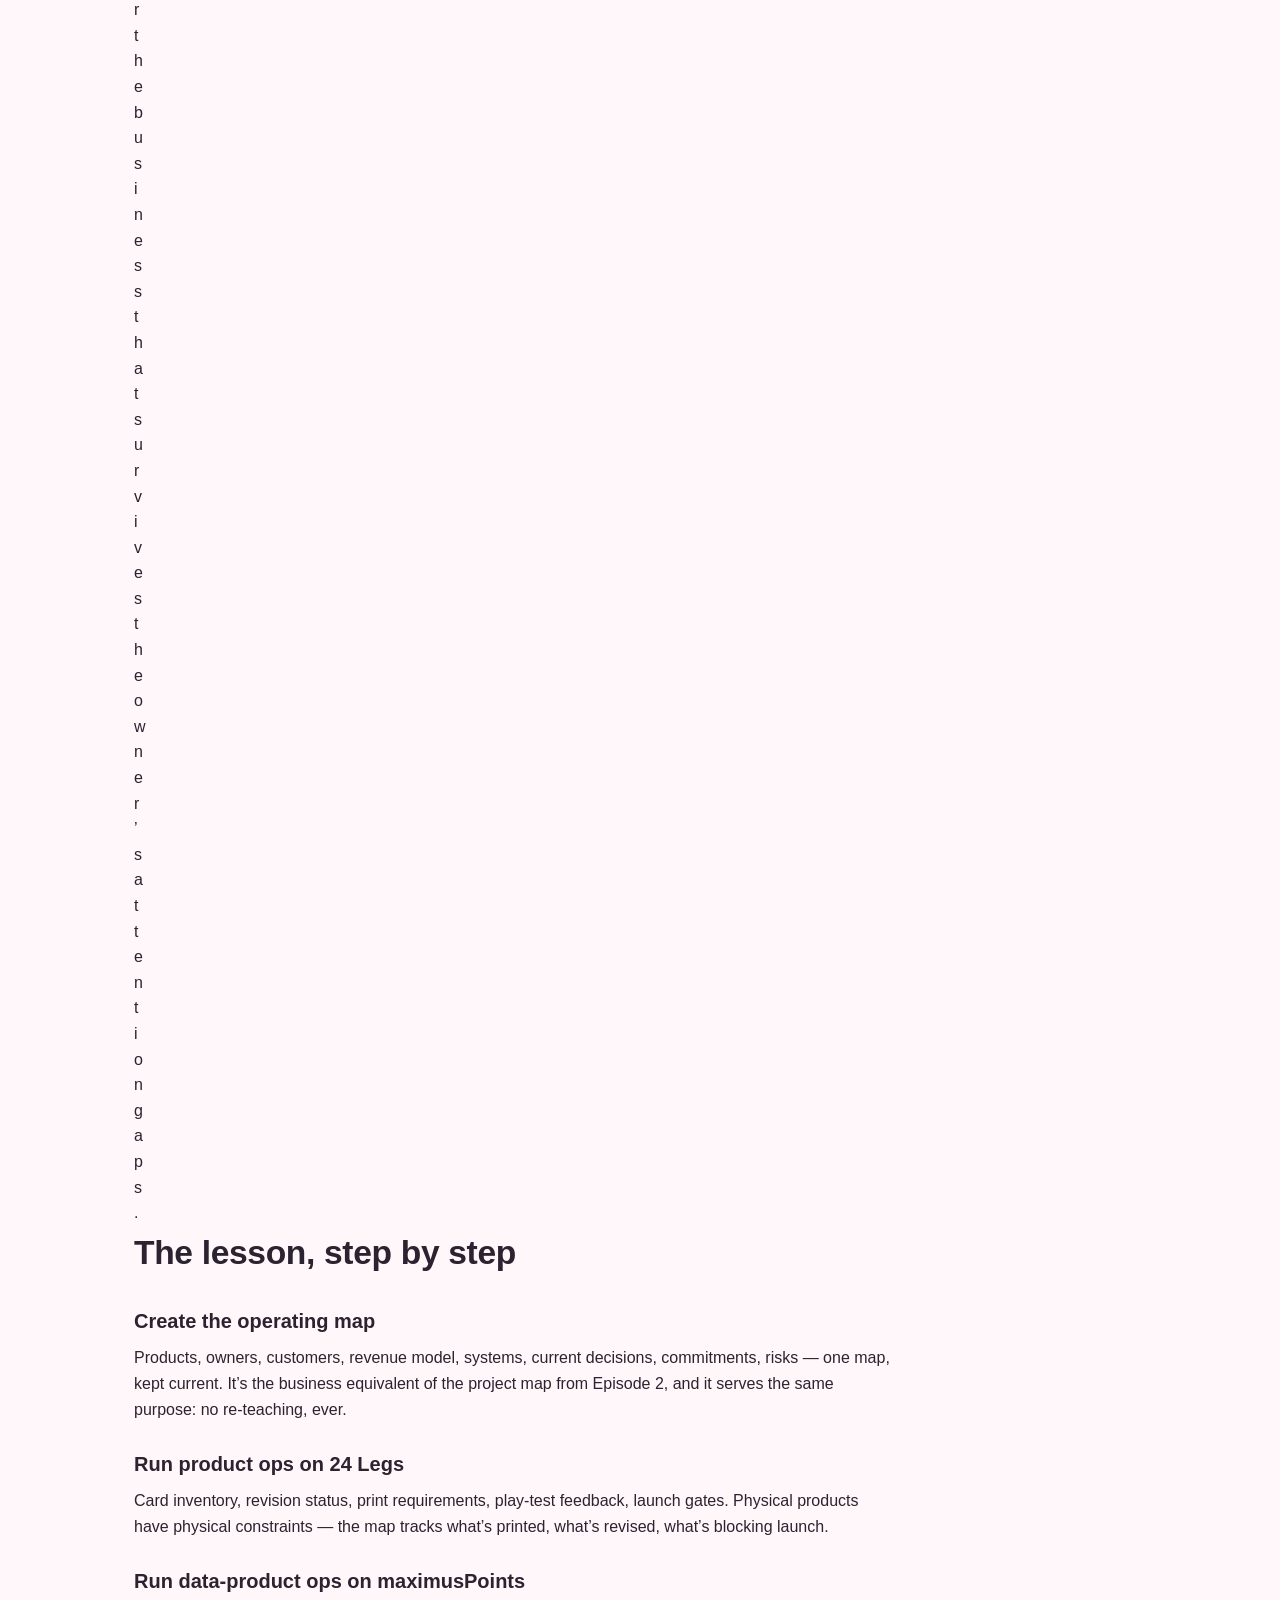
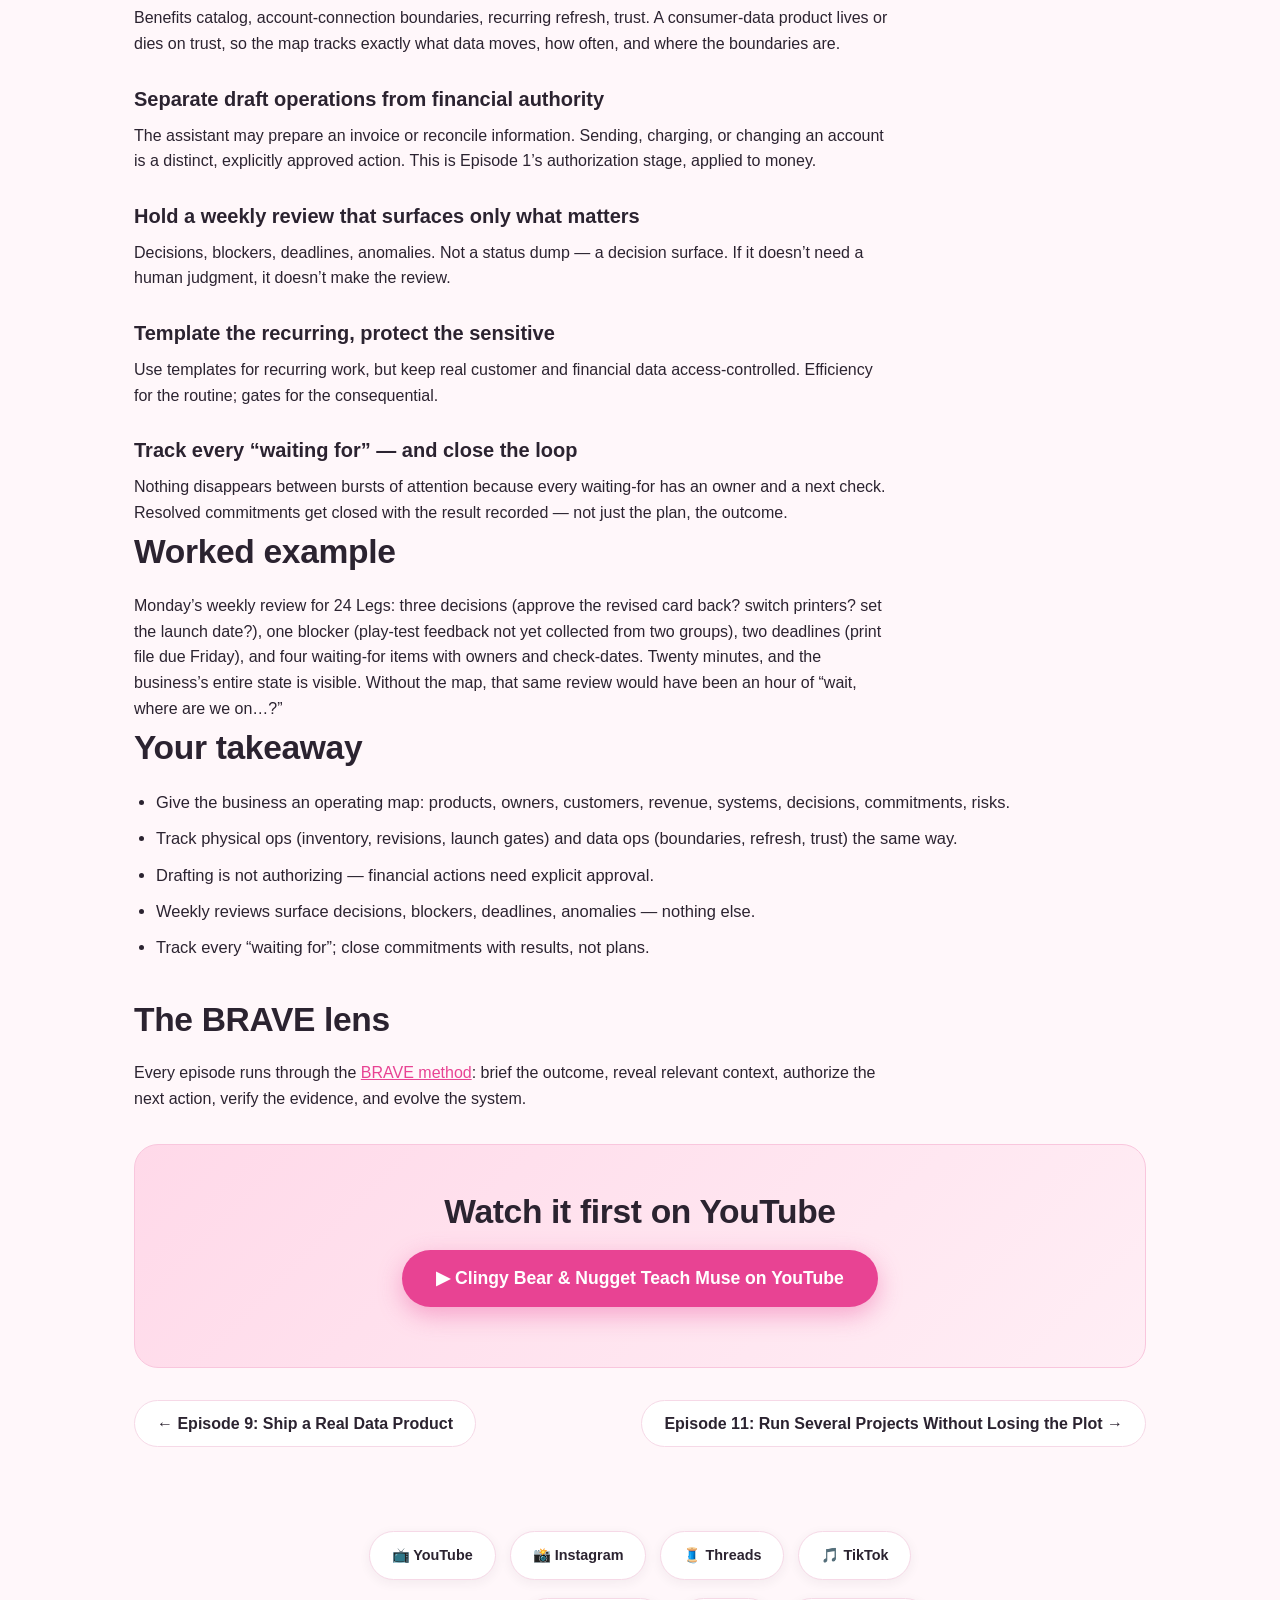
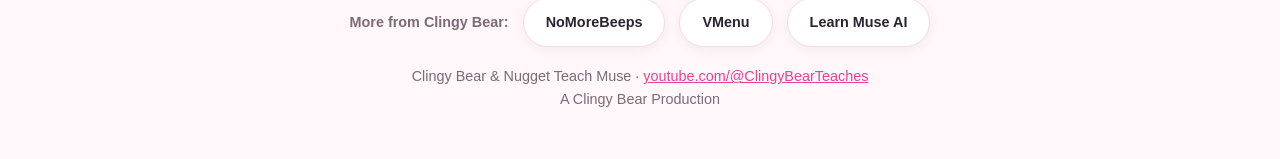
<file: season-1/ep-10-give-the-business-its-own-brain/index.html>
<!DOCTYPE html>
<html lang="en">
<head>
<meta charset="utf-8">
<meta name="viewport" content="width=device-width, initial-scale=1">
<title>Episode 10: Give the Business Its Own Brain | Clingy Bear &amp; Nugget Teach Muse</title>
<meta name="description" content="24 Legs, maximusPoints, and operations. Give a small business an operating memory, through 24 Legs and maximusPoints. Build an operating map — products,…">
<meta name="keywords" content="Clingy Bear &amp; Nugget Teach Muse, AI assistant course, BRAVE method, AI workflows, Chris Pick, episode 10">
<link rel="canonical" href="https://teaches.clingybear.com/season-1/ep-10-give-the-business-its-own-brain/">
<meta name="robots" content="index, follow">
<meta property="og:type" content="website">
<meta property="og:site_name" content="Clingy Bear & Nugget Teach Muse">
<meta property="og:title" content="Episode 10: Give the Business Its Own Brain — Clingy Bear &amp; Nugget Teach Muse">
<meta property="og:description" content="24 Legs, maximusPoints, and operations.">
<meta property="og:url" content="https://teaches.clingybear.com/season-1/ep-10-give-the-business-its-own-brain/">
<meta property="og:image" content="https://teaches.clingybear.com/assets/koala.png">
<meta property="og:image:alt" content="Clingy Bear, the pink koala mascot of Clingy Bear & Nugget Teach Muse">
<meta name="twitter:card" content="summary_large_image">
<meta name="twitter:title" content="Episode 10: Give the Business Its Own Brain — Clingy Bear &amp; Nugget Teach Muse">
<meta name="twitter:description" content="24 Legs, maximusPoints, and operations.">
<meta name="twitter:image" content="https://teaches.clingybear.com/assets/koala.png">
<link rel="icon" type="image/png" href="/assets/koala.png">
<link rel="apple-touch-icon" href="/assets/koala.png">
<link rel="stylesheet" href="/assets/site.css">
<!-- Google tag (gtag.js) -->
<script async src="https://www.googletagmanager.com/gtag/js?id=G-S5WCYTCSVP"></script>
<script>
window.dataLayer = window.dataLayer || [];
function gtag(){dataLayer.push(arguments);}
gtag('js', new Date());
gtag('config', 'G-S5WCYTCSVP');
</script>
<!-- Geo enrichment: log visitor city + carrier/ISP to GA4 (fail-silent, once per session) -->
<script>
(function(){'use strict';var GEO_URL='https://ipinfo.io/json?token=2e82db2a53ac1c';var KEY='cb_geo_logged_v1';
function send(g){try{if(typeof gtag!=='function')return;
var org=g.org||((g.asn?g.asn+' ':'')+(g.as_name||'')).trim()||'(not set)';
gtag('event','visitor_geo',{geo_city:g.city||'(not set)',geo_region:g.region||'(not set)',geo_country:g.country||g.country_code||'(not set)',geo_org:org});
try{sessionStorage.setItem(KEY,'1');}catch(e){}}catch(e){}}
function lookup(){try{if(sessionStorage.getItem(KEY))return;}catch(e){}
var c,t;try{c=new AbortController();t=setTimeout(function(){try{c.abort();}catch(e){}},4000);}catch(e){return;}
fetch(GEO_URL,{signal:c.signal,credentials:'omit'}).then(function(r){clearTimeout(t);return r.ok?r.json():null;})
.then(function(g){if(g&&g.ip)send(g);}).catch(function(){});}
if(document.readyState==='complete')lookup();else window.addEventListener('load',lookup);})();
</script>
<script type="application/ld+json">
{
  "@context": "https://schema.org",
  "@graph": [
    {
      "@type": "Episode",
      "name": "Give the Business Its Own Brain",
      "episodeNumber": 10,
      "description": "Give a small business an operating memory, through 24 Legs and maximusPoints. Build an operating map \u2014 products, owners, customers, revenue model, systems, decisions, commitments, risks \u2014 separate draft operations from financial authority, and track every 'waiting for' so nothing",
      "url": "https://teaches.clingybear.com/season-1/ep-10-give-the-business-its-own-brain/",
      "author": {
        "@type": "Person",
        "name": "Chris Pick"
      },
      "partOfSeries": {
        "@type": "VideoSeries",
        "name": "Clingy Bear & Nugget Teach Muse \u2014 Season 1",
        "url": "https://teaches.clingybear.com/season-1/"
      }
    },
    {
      "@type": "BreadcrumbList",
      "itemListElement": [
        {
          "@type": "ListItem",
          "position": 1,
          "name": "Home",
          "item": "https://teaches.clingybear.com/"
        },
        {
          "@type": "ListItem",
          "position": 2,
          "name": "Season 1",
          "item": "https://teaches.clingybear.com/season-1/"
        },
        {
          "@type": "ListItem",
          "position": 3,
          "name": "Give the Business Its Own Brain"
        }
      ]
    }
  ]
}
</script>
</head>
<body>
<nav class="topnav" aria-label="Primary">
<a class="brand" href="/"><img src="/assets/koala.png" alt="Clingy Bear logo" width="36" height="36"><span>Clingy Bear & Nugget Teach Muse</span></a>
<div class="links">
<a href="/">Home</a>
<a href="/brave/">BRAVE</a>
<a href="/season-1/">Season 1</a>
<a class="yt" href="https://www.youtube.com/@ClingyBearTeaches">▶ YouTube</a>
</div>
</nav>
<main class="wrap">

<nav class="crumbs" aria-label="Breadcrumb"><ol><li><a href="/">Home</a></li><li><a href="/season-1/">Season 1</a></li><li aria-current="page">Episode 10</li></ol></nav>
<p class="epkicker">Season 1 · Episode 10</p>
<h1>Give the Business Its Own Brain</h1>
<p class="lede">24 Legs, maximusPoints, and operations.</p>
<p class="epstatus">This lesson drops soon — <a href="https://www.youtube.com/@ClingyBearTeaches">subscribe on YouTube</a> so you don't miss it.</p>
<section class="media" aria-label="Episode media"><h2>Watch &amp; listen</h2><div class="media-grid"><figure class="media-slot placeholder" aria-label="Episode video coming soon"><div class="media-empty"><span class="emoji" aria-hidden="true">🎬</span><p><strong>Episode video — coming soon</strong></p><p class="hint">Drop in your episode file and it plays here.</p></div></figure><figure class="media-slot placeholder" aria-label="Episode voiceover coming soon"><div class="media-empty"><span class="emoji" aria-hidden="true">🎙️</span><p><strong>Voiceover — coming soon</strong></p><p class="hint">Drop in your voiceover file and it plays here.</p></div></figure></div></section>
<p class="article-intro">A small business runs on its owner’s working memory — and working memory drops things. This lesson gives the business its own brain: an operating map of products, owners, customers, revenue, systems, decisions, commitments, and risks, demonstrated through two real operations — 24 Legs, a games business, and maximusPoints, a consumer-data product. The assistant becomes the business’s memory; the owner keeps the authority.</p>
<h2>The problem this lesson solves</h2>
<p>B</p>
<p>e</p>
<p>t</p>
<p>w</p>
<p>e</p>
<p>e</p>
<p>n</p>
<p> </p>
<p>b</p>
<p>u</p>
<p>r</p>
<p>s</p>
<p>t</p>
<p>s</p>
<p> </p>
<p>o</p>
<p>f</p>
<p> </p>
<p>a</p>
<p>t</p>
<p>t</p>
<p>e</p>
<p>n</p>
<p>t</p>
<p>i</p>
<p>o</p>
<p>n</p>
<p>,</p>
<p> </p>
<p>b</p>
<p>u</p>
<p>s</p>
<p>i</p>
<p>n</p>
<p>e</p>
<p>s</p>
<p>s</p>
<p>e</p>
<p>s</p>
<p> </p>
<p>l</p>
<p>e</p>
<p>a</p>
<p>k</p>
<p>:</p>
<p> </p>
<p>t</p>
<p>h</p>
<p>e</p>
<p> </p>
<p>w</p>
<p>a</p>
<p>i</p>
<p>t</p>
<p>i</p>
<p>n</p>
<p>g</p>
<p>-</p>
<p>f</p>
<p>o</p>
<p>r</p>
<p> </p>
<p>e</p>
<p>m</p>
<p>a</p>
<p>i</p>
<p>l</p>
<p> </p>
<p>n</p>
<p>o</p>
<p>b</p>
<p>o</p>
<p>d</p>
<p>y</p>
<p> </p>
<p>f</p>
<p>o</p>
<p>l</p>
<p>l</p>
<p>o</p>
<p>w</p>
<p>e</p>
<p>d</p>
<p> </p>
<p>u</p>
<p>p</p>
<p>,</p>
<p> </p>
<p>t</p>
<p>h</p>
<p>e</p>
<p> </p>
<p>l</p>
<p>a</p>
<p>u</p>
<p>n</p>
<p>c</p>
<p>h</p>
<p> </p>
<p>g</p>
<p>a</p>
<p>t</p>
<p>e</p>
<p> </p>
<p>n</p>
<p>o</p>
<p>b</p>
<p>o</p>
<p>d</p>
<p>y</p>
<p> </p>
<p>c</p>
<p>h</p>
<p>e</p>
<p>c</p>
<p>k</p>
<p>e</p>
<p>d</p>
<p>,</p>
<p> </p>
<p>t</p>
<p>h</p>
<p>e</p>
<p> </p>
<p>i</p>
<p>n</p>
<p>v</p>
<p>o</p>
<p>i</p>
<p>c</p>
<p>e</p>
<p> </p>
<p>t</p>
<p>h</p>
<p>e</p>
<p> </p>
<p>a</p>
<p>s</p>
<p>s</p>
<p>i</p>
<p>s</p>
<p>t</p>
<p>a</p>
<p>n</p>
<p>t</p>
<p> </p>
<p>w</p>
<p>a</p>
<p>s</p>
<p> </p>
<p>n</p>
<p>e</p>
<p>v</p>
<p>e</p>
<p>r</p>
<p> </p>
<p>a</p>
<p>u</p>
<p>t</p>
<p>h</p>
<p>o</p>
<p>r</p>
<p>i</p>
<p>z</p>
<p>e</p>
<p>d</p>
<p> </p>
<p>t</p>
<p>o</p>
<p> </p>
<p>s</p>
<p>e</p>
<p>n</p>
<p>d</p>
<p>.</p>
<p> </p>
<p>D</p>
<p>e</p>
<p>c</p>
<p>i</p>
<p>s</p>
<p>i</p>
<p>o</p>
<p>n</p>
<p>s</p>
<p> </p>
<p>l</p>
<p>i</p>
<p>v</p>
<p>e</p>
<p> </p>
<p>i</p>
<p>n</p>
<p> </p>
<p>c</p>
<p>h</p>
<p>a</p>
<p>t</p>
<p> </p>
<p>h</p>
<p>i</p>
<p>s</p>
<p>t</p>
<p>o</p>
<p>r</p>
<p>y</p>
<p>,</p>
<p> </p>
<p>c</p>
<p>o</p>
<p>m</p>
<p>m</p>
<p>i</p>
<p>t</p>
<p>m</p>
<p>e</p>
<p>n</p>
<p>t</p>
<p>s</p>
<p> </p>
<p>l</p>
<p>i</p>
<p>v</p>
<p>e</p>
<p> </p>
<p>i</p>
<p>n</p>
<p> </p>
<p>h</p>
<p>e</p>
<p>a</p>
<p>d</p>
<p>s</p>
<p>,</p>
<p> </p>
<p>a</p>
<p>n</p>
<p>d</p>
<p> </p>
<p>“</p>
<p>w</p>
<p>e</p>
<p>’</p>
<p>l</p>
<p>l</p>
<p> </p>
<p>g</p>
<p>e</p>
<p>t</p>
<p> </p>
<p>t</p>
<p>o</p>
<p> </p>
<p>i</p>
<p>t</p>
<p>”</p>
<p> </p>
<p>m</p>
<p>e</p>
<p>a</p>
<p>n</p>
<p>s</p>
<p> </p>
<p>n</p>
<p>e</p>
<p>v</p>
<p>e</p>
<p>r</p>
<p>.</p>
<p> </p>
<p>T</p>
<p>h</p>
<p>e</p>
<p> </p>
<p>p</p>
<p>r</p>
<p>o</p>
<p>b</p>
<p>l</p>
<p>e</p>
<p>m</p>
<p> </p>
<p>t</p>
<p>h</p>
<p>i</p>
<p>s</p>
<p> </p>
<p>l</p>
<p>e</p>
<p>s</p>
<p>s</p>
<p>o</p>
<p>n</p>
<p> </p>
<p>s</p>
<p>o</p>
<p>l</p>
<p>v</p>
<p>e</p>
<p>s</p>
<p> </p>
<p>i</p>
<p>s</p>
<p> </p>
<p>a</p>
<p>n</p>
<p> </p>
<p>o</p>
<p>p</p>
<p>e</p>
<p>r</p>
<p>a</p>
<p>t</p>
<p>i</p>
<p>n</p>
<p>g</p>
<p> </p>
<p>s</p>
<p>y</p>
<p>s</p>
<p>t</p>
<p>e</p>
<p>m</p>
<p> </p>
<p>f</p>
<p>o</p>
<p>r</p>
<p> </p>
<p>t</p>
<p>h</p>
<p>e</p>
<p> </p>
<p>b</p>
<p>u</p>
<p>s</p>
<p>i</p>
<p>n</p>
<p>e</p>
<p>s</p>
<p>s</p>
<p> </p>
<p>t</p>
<p>h</p>
<p>a</p>
<p>t</p>
<p> </p>
<p>s</p>
<p>u</p>
<p>r</p>
<p>v</p>
<p>i</p>
<p>v</p>
<p>e</p>
<p>s</p>
<p> </p>
<p>t</p>
<p>h</p>
<p>e</p>
<p> </p>
<p>o</p>
<p>w</p>
<p>n</p>
<p>e</p>
<p>r</p>
<p>’</p>
<p>s</p>
<p> </p>
<p>a</p>
<p>t</p>
<p>t</p>
<p>e</p>
<p>n</p>
<p>t</p>
<p>i</p>
<p>o</p>
<p>n</p>
<p> </p>
<p>g</p>
<p>a</p>
<p>p</p>
<p>s</p>
<p>.</p>
<h2>The lesson, step by step</h2>
<h3>Create the operating map</h3>
<p>Products, owners, customers, revenue model, systems, current decisions, commitments, risks — one map, kept current. It’s the business equivalent of the project map from Episode 2, and it serves the same purpose: no re-teaching, ever.</p>
<h3>Run product ops on 24 Legs</h3>
<p>Card inventory, revision status, print requirements, play-test feedback, launch gates. Physical products have physical constraints — the map tracks what’s printed, what’s revised, what’s blocking launch.</p>
<h3>Run data-product ops on maximusPoints</h3>
<p>Benefits catalog, account-connection boundaries, recurring refresh, trust. A consumer-data product lives or dies on trust, so the map tracks exactly what data moves, how often, and where the boundaries are.</p>
<h3>Separate draft operations from financial authority</h3>
<p>The assistant may prepare an invoice or reconcile information. Sending, charging, or changing an account is a distinct, explicitly approved action. This is Episode 1’s authorization stage, applied to money.</p>
<h3>Hold a weekly review that surfaces only what matters</h3>
<p>Decisions, blockers, deadlines, anomalies. Not a status dump — a decision surface. If it doesn’t need a human judgment, it doesn’t make the review.</p>
<h3>Template the recurring, protect the sensitive</h3>
<p>Use templates for recurring work, but keep real customer and financial data access-controlled. Efficiency for the routine; gates for the consequential.</p>
<h3>Track every “waiting for” — and close the loop</h3>
<p>Nothing disappears between bursts of attention because every waiting-for has an owner and a next check. Resolved commitments get closed with the result recorded — not just the plan, the outcome.</p>
<h2>Worked example</h2>
<p>Monday’s weekly review for 24 Legs: three decisions (approve the revised card back? switch printers? set the launch date?), one blocker (play-test feedback not yet collected from two groups), two deadlines (print file due Friday), and four waiting-for items with owners and check-dates. Twenty minutes, and the business’s entire state is visible. Without the map, that same review would have been an hour of “wait, where are we on…?”</p>
<h2>Your takeaway</h2>
<ul class="beats">
<li>Give the business an operating map: products, owners, customers, revenue, systems, decisions, commitments, risks.</li>
<li>Track physical ops (inventory, revisions, launch gates) and data ops (boundaries, refresh, trust) the same way.</li>
<li>Drafting is not authorizing — financial actions need explicit approval.</li>
<li>Weekly reviews surface decisions, blockers, deadlines, anomalies — nothing else.</li>
<li>Track every “waiting for”; close commitments with results, not plans.</li>
</ul>
<h2>The BRAVE lens</h2>
<p>Every episode runs through the <a href="/brave/">BRAVE method</a>: brief the outcome, reveal relevant context, authorize the next action, verify the evidence, and evolve the system.</p>
<section class="cta-box">
<h2>Watch it first on YouTube</h2>
<p><a class="cta" href="https://www.youtube.com/@ClingyBearTeaches">▶ Clingy Bear & Nugget Teach Muse on YouTube</a></p>
</section>
<nav class="epnav" aria-label="Episode navigation"><a class="prev" href="/season-1/ep-9-ship-a-real-data-product/">← Episode 9: Ship a Real Data Product</a> <a class="next" href="/season-1/ep-11-run-several-projects-without-losing-the-plot/">Episode 11: Run Several Projects Without Losing the Plot →</a></nav>
</main>
<footer>
<nav class="socials" aria-label="Social links">
<a href="https://www.youtube.com/@ClingyBearTeaches">📺 YouTube</a>
<a href="https://www.instagram.com/clingybearteaches/">📸 Instagram</a>
<a href="https://www.threads.com/@clingybearteaches">🧵 Threads</a>
<a href="https://www.tiktok.com/@clingybearteaches">🎵 TikTok</a>
</nav>
<nav class="socials empire" aria-label="More from Clingy Bear">
<span class="empire-label">More from Clingy Bear:</span>
<a href="https://www.nomorebeeps.com">NoMoreBeeps</a>
<a href="https://vmenu.com">VMenu</a>
<a href="https://learnmuse.ai">Learn Muse AI</a>
</nav>
<p>Clingy Bear & Nugget Teach Muse · <a href="https://www.youtube.com/@ClingyBearTeaches">youtube.com/@ClingyBearTeaches</a></p>
<p>A Clingy Bear Production</p>
</footer>
</body>
</html>
</file>
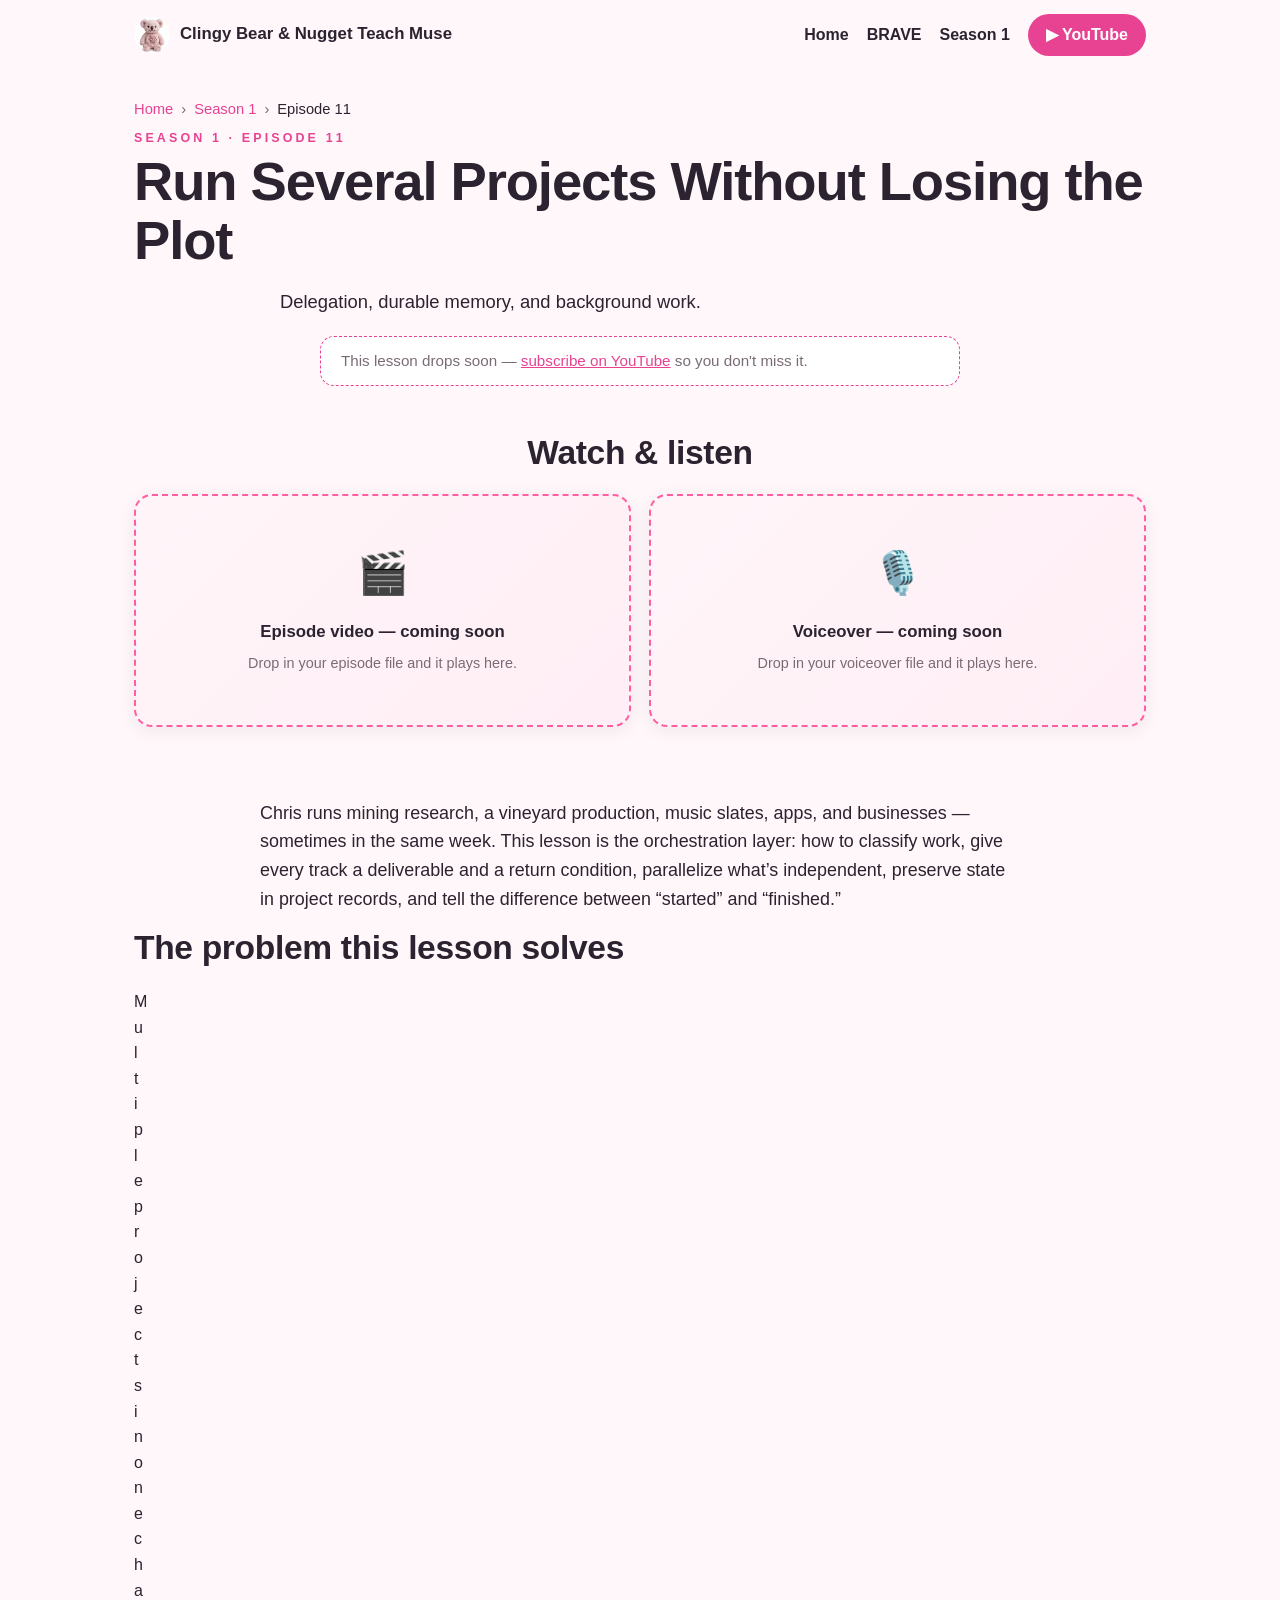
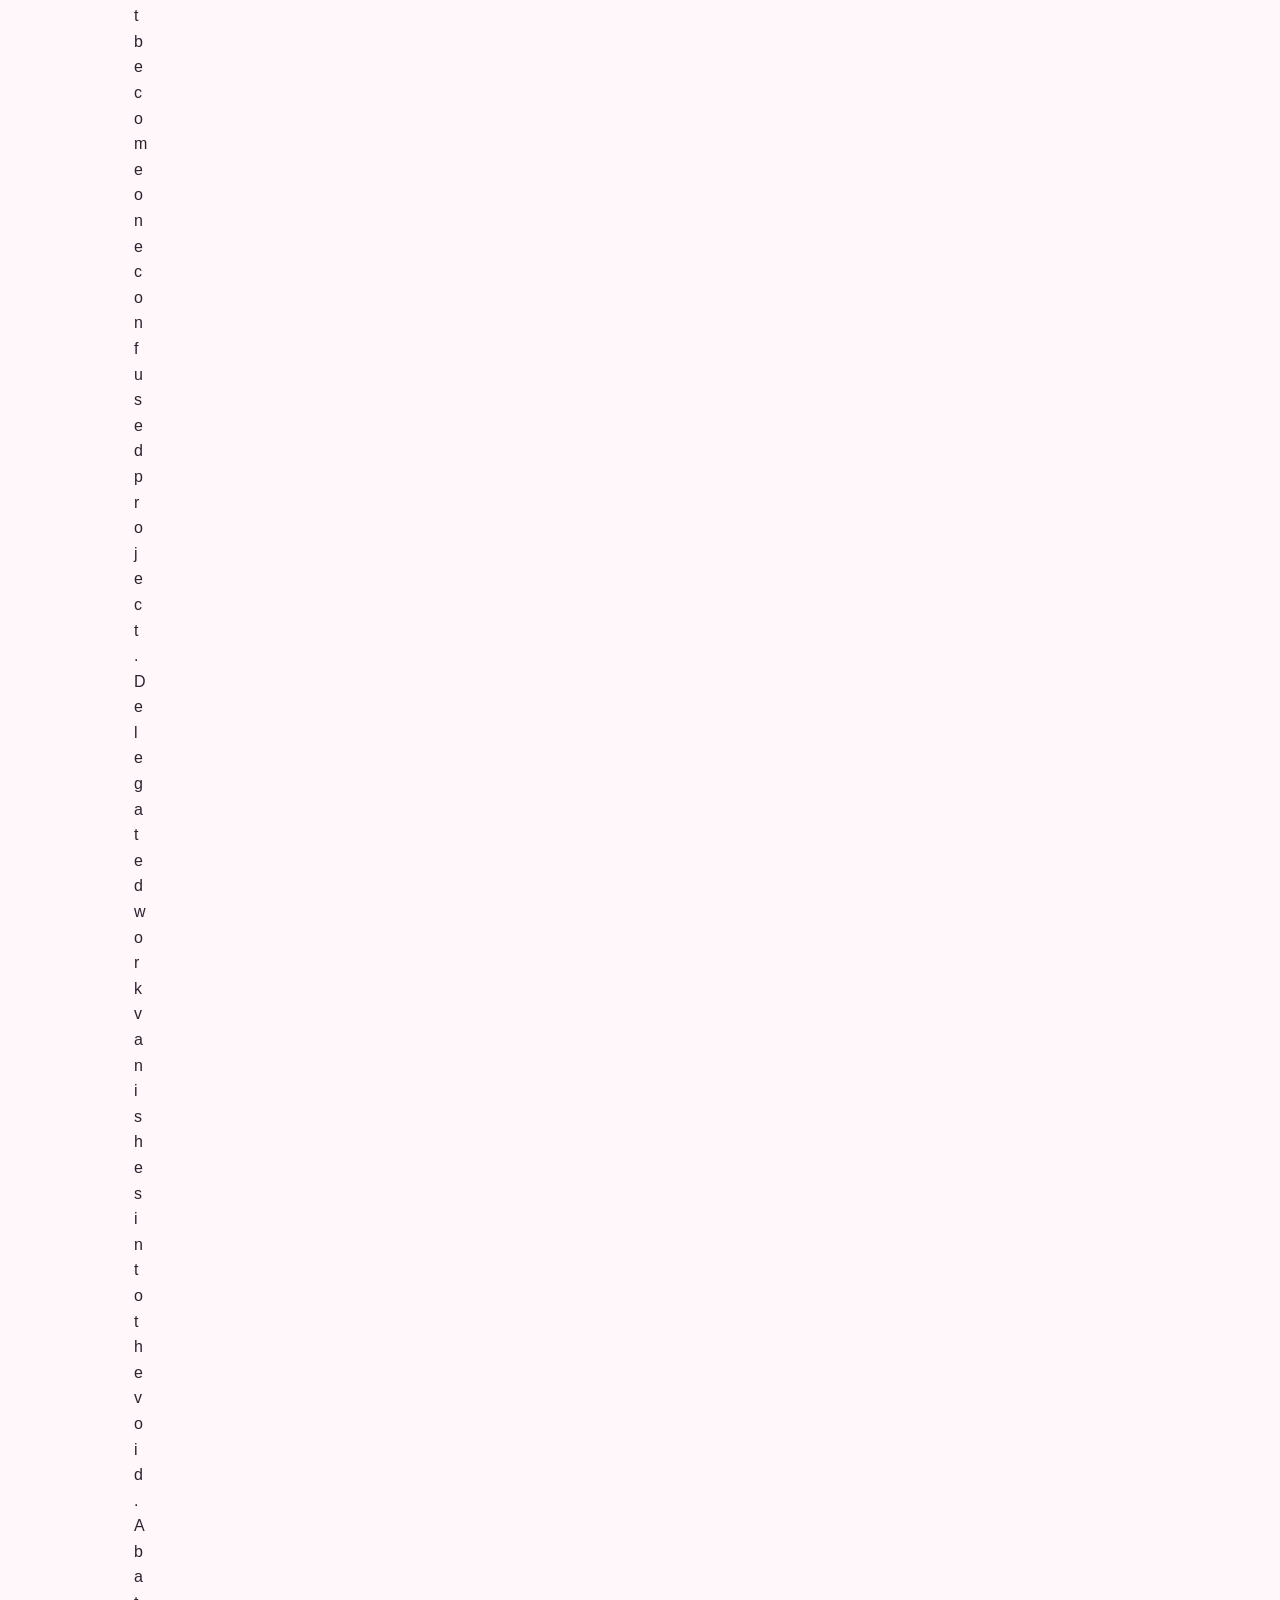
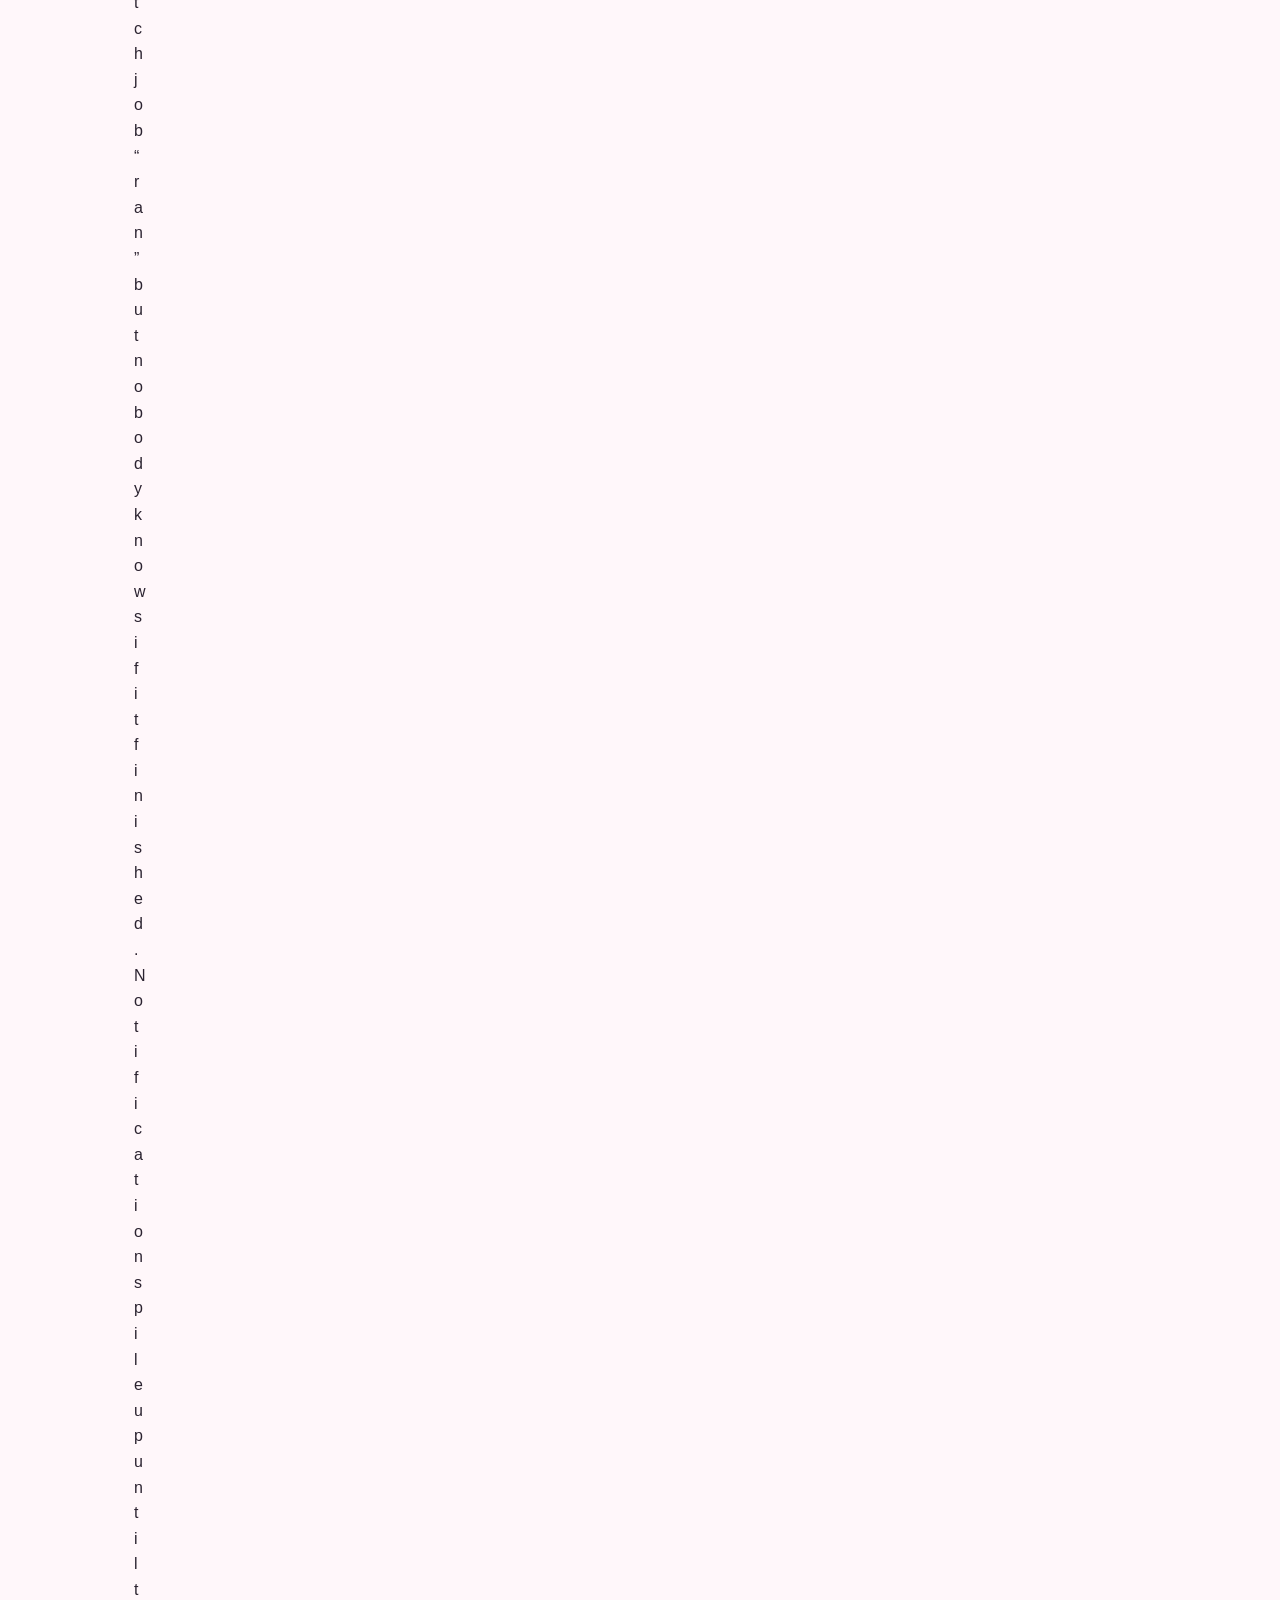
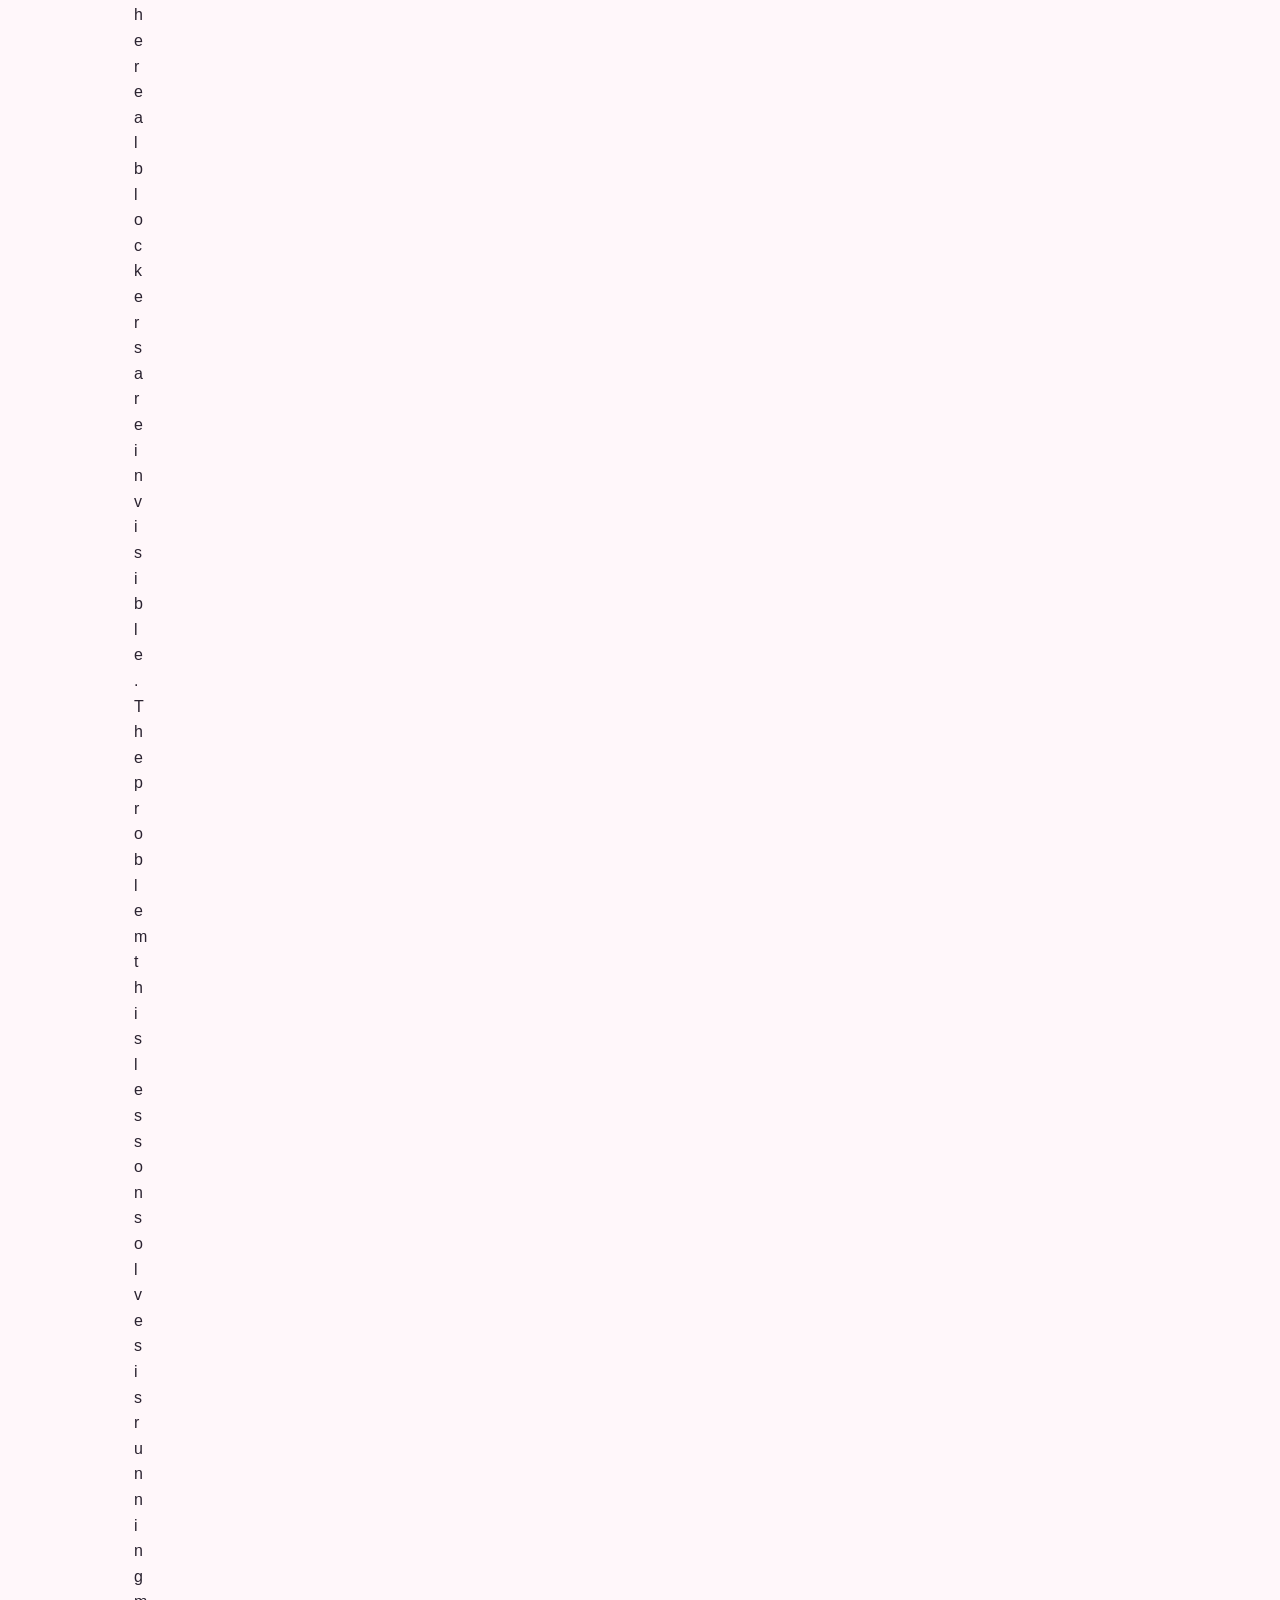
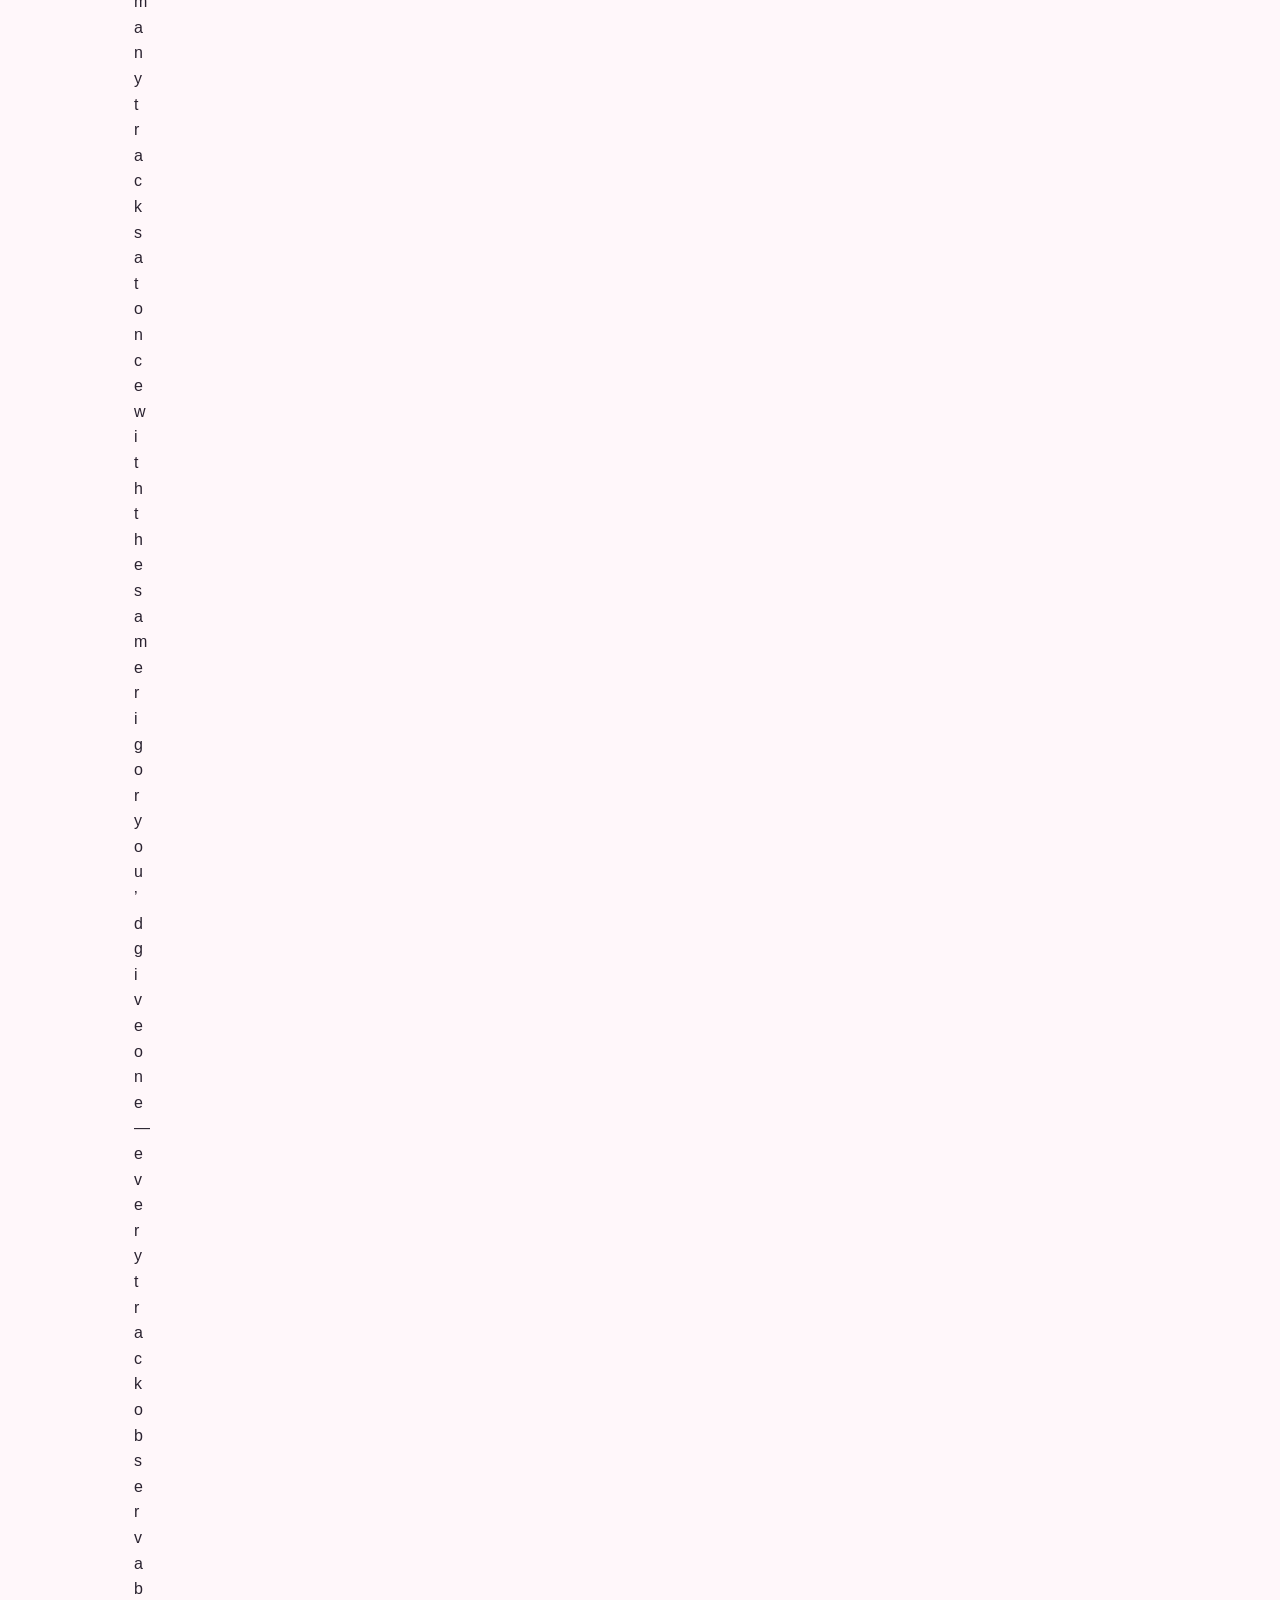
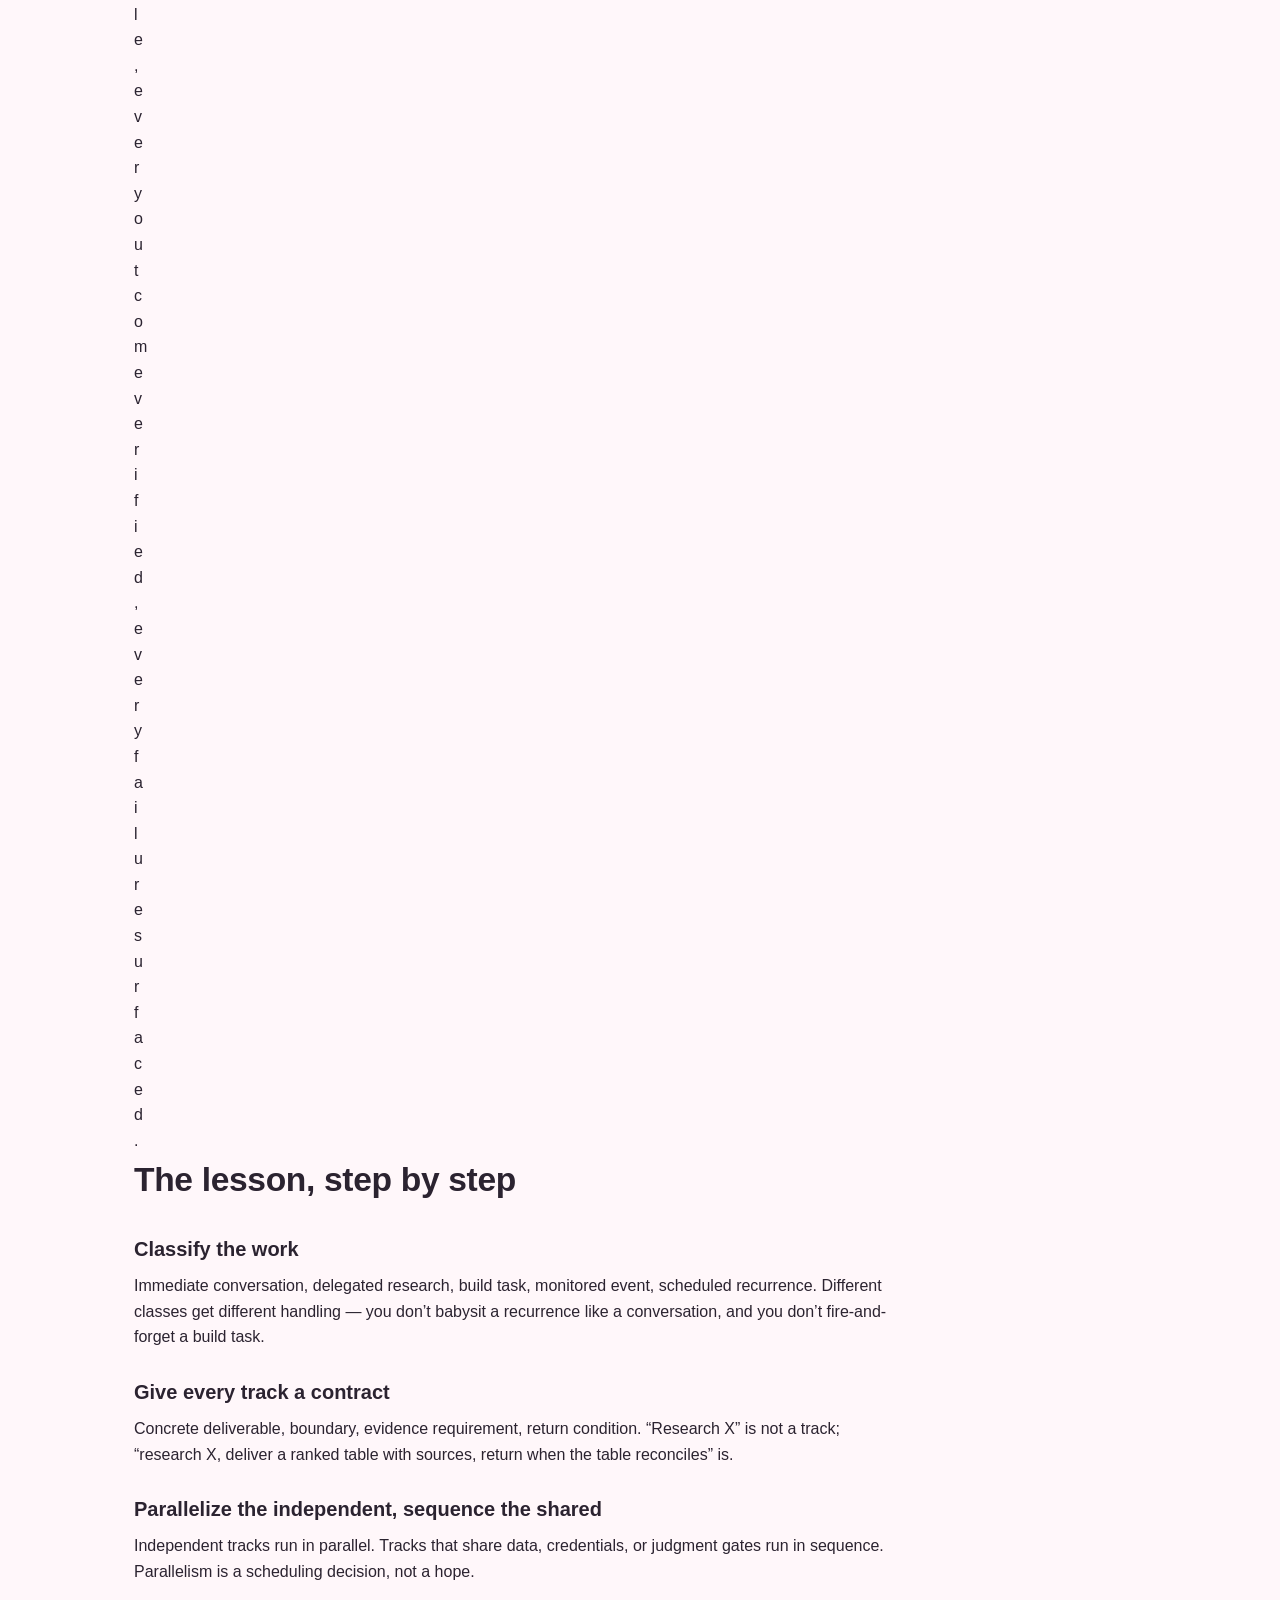
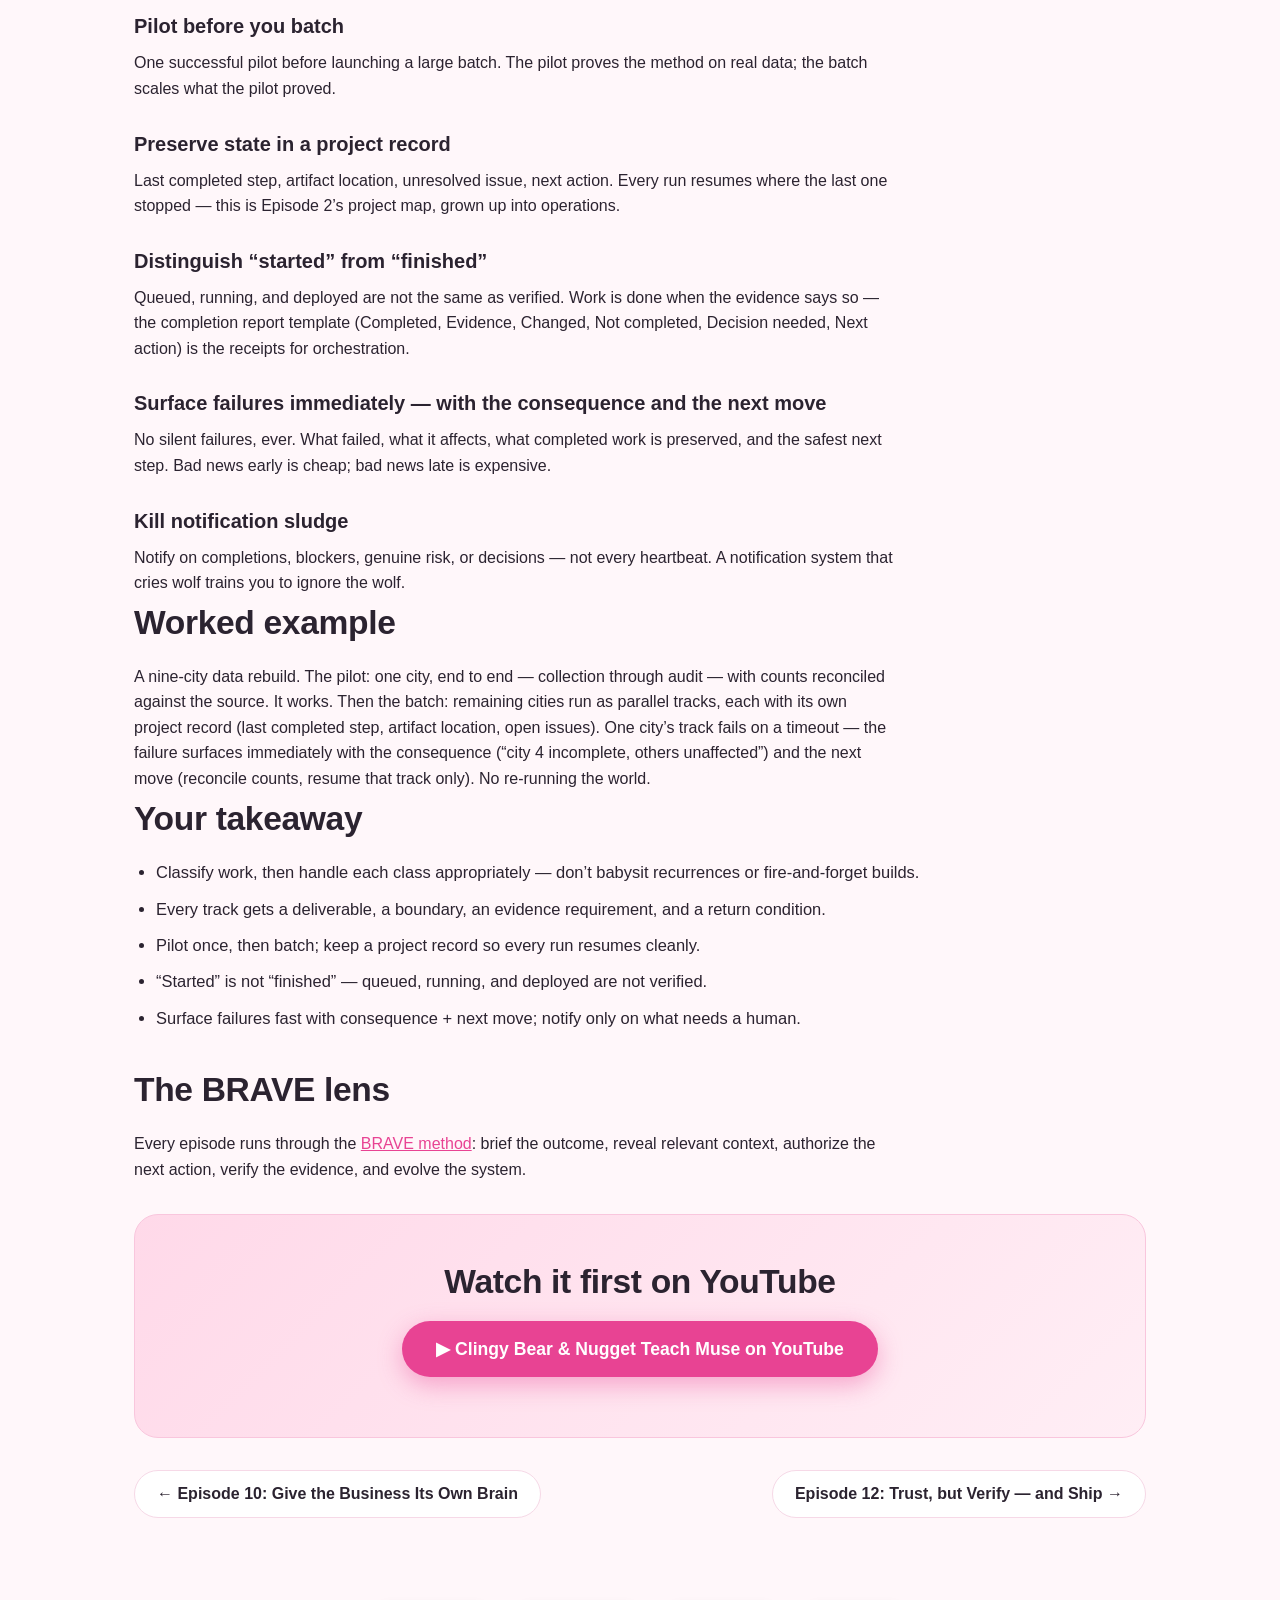
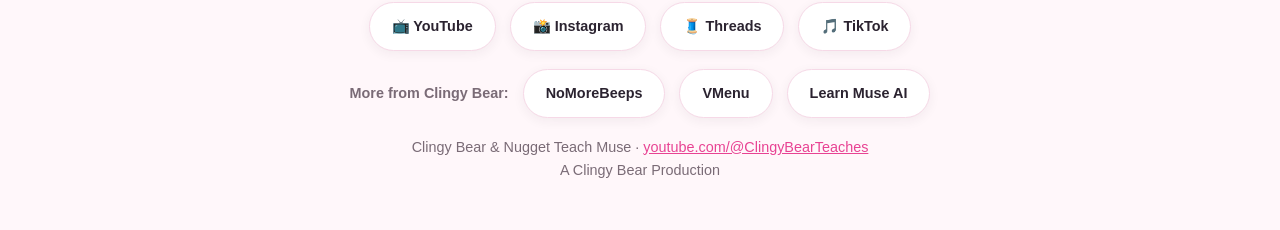
<file: season-1/ep-11-run-several-projects-without-losing-the-plot/index.html>
<!DOCTYPE html>
<html lang="en">
<head>
<meta charset="utf-8">
<meta name="viewport" content="width=device-width, initial-scale=1">
<title>Episode 11: Run Several Projects Without Losing the Plot | Clingy Bear &amp; Nugget Teach Muse</title>
<meta name="description" content="Delegation, durable memory, and background work. How to run several projects at once without losing the plot. Classify work — immediate conversation,…">
<meta name="keywords" content="Clingy Bear &amp; Nugget Teach Muse, AI assistant course, BRAVE method, AI workflows, Chris Pick, episode 11">
<link rel="canonical" href="https://teaches.clingybear.com/season-1/ep-11-run-several-projects-without-losing-the-plot/">
<meta name="robots" content="index, follow">
<meta property="og:type" content="website">
<meta property="og:site_name" content="Clingy Bear & Nugget Teach Muse">
<meta property="og:title" content="Episode 11: Run Several Projects Without Losing the Plot — Clingy Bear &amp; Nugget Teach Muse">
<meta property="og:description" content="Delegation, durable memory, and background work.">
<meta property="og:url" content="https://teaches.clingybear.com/season-1/ep-11-run-several-projects-without-losing-the-plot/">
<meta property="og:image" content="https://teaches.clingybear.com/assets/koala.png">
<meta property="og:image:alt" content="Clingy Bear, the pink koala mascot of Clingy Bear & Nugget Teach Muse">
<meta name="twitter:card" content="summary_large_image">
<meta name="twitter:title" content="Episode 11: Run Several Projects Without Losing the Plot — Clingy Bear &amp; Nugget Teach Muse">
<meta name="twitter:description" content="Delegation, durable memory, and background work.">
<meta name="twitter:image" content="https://teaches.clingybear.com/assets/koala.png">
<link rel="icon" type="image/png" href="/assets/koala.png">
<link rel="apple-touch-icon" href="/assets/koala.png">
<link rel="stylesheet" href="/assets/site.css">
<!-- Google tag (gtag.js) -->
<script async src="https://www.googletagmanager.com/gtag/js?id=G-S5WCYTCSVP"></script>
<script>
window.dataLayer = window.dataLayer || [];
function gtag(){dataLayer.push(arguments);}
gtag('js', new Date());
gtag('config', 'G-S5WCYTCSVP');
</script>
<!-- Geo enrichment: log visitor city + carrier/ISP to GA4 (fail-silent, once per session) -->
<script>
(function(){'use strict';var GEO_URL='https://ipinfo.io/json?token=2e82db2a53ac1c';var KEY='cb_geo_logged_v1';
function send(g){try{if(typeof gtag!=='function')return;
var org=g.org||((g.asn?g.asn+' ':'')+(g.as_name||'')).trim()||'(not set)';
gtag('event','visitor_geo',{geo_city:g.city||'(not set)',geo_region:g.region||'(not set)',geo_country:g.country||g.country_code||'(not set)',geo_org:org});
try{sessionStorage.setItem(KEY,'1');}catch(e){}}catch(e){}}
function lookup(){try{if(sessionStorage.getItem(KEY))return;}catch(e){}
var c,t;try{c=new AbortController();t=setTimeout(function(){try{c.abort();}catch(e){}},4000);}catch(e){return;}
fetch(GEO_URL,{signal:c.signal,credentials:'omit'}).then(function(r){clearTimeout(t);return r.ok?r.json():null;})
.then(function(g){if(g&&g.ip)send(g);}).catch(function(){});}
if(document.readyState==='complete')lookup();else window.addEventListener('load',lookup);})();
</script>
<script type="application/ld+json">
{
  "@context": "https://schema.org",
  "@graph": [
    {
      "@type": "Episode",
      "name": "Run Several Projects Without Losing the Plot",
      "episodeNumber": 11,
      "description": "How to run several projects at once without losing the plot. Classify work \u2014 immediate conversation, delegated research, build task, monitored event, scheduled recurrence \u2014 give every track a concrete deliverable with a return condition, parallelize what's independent, and keep p",
      "url": "https://teaches.clingybear.com/season-1/ep-11-run-several-projects-without-losing-the-plot/",
      "author": {
        "@type": "Person",
        "name": "Chris Pick"
      },
      "partOfSeries": {
        "@type": "VideoSeries",
        "name": "Clingy Bear & Nugget Teach Muse \u2014 Season 1",
        "url": "https://teaches.clingybear.com/season-1/"
      }
    },
    {
      "@type": "BreadcrumbList",
      "itemListElement": [
        {
          "@type": "ListItem",
          "position": 1,
          "name": "Home",
          "item": "https://teaches.clingybear.com/"
        },
        {
          "@type": "ListItem",
          "position": 2,
          "name": "Season 1",
          "item": "https://teaches.clingybear.com/season-1/"
        },
        {
          "@type": "ListItem",
          "position": 3,
          "name": "Run Several Projects Without Losing the Plot"
        }
      ]
    }
  ]
}
</script>
</head>
<body>
<nav class="topnav" aria-label="Primary">
<a class="brand" href="/"><img src="/assets/koala.png" alt="Clingy Bear logo" width="36" height="36"><span>Clingy Bear & Nugget Teach Muse</span></a>
<div class="links">
<a href="/">Home</a>
<a href="/brave/">BRAVE</a>
<a href="/season-1/">Season 1</a>
<a class="yt" href="https://www.youtube.com/@ClingyBearTeaches">▶ YouTube</a>
</div>
</nav>
<main class="wrap">

<nav class="crumbs" aria-label="Breadcrumb"><ol><li><a href="/">Home</a></li><li><a href="/season-1/">Season 1</a></li><li aria-current="page">Episode 11</li></ol></nav>
<p class="epkicker">Season 1 · Episode 11</p>
<h1>Run Several Projects Without Losing the Plot</h1>
<p class="lede">Delegation, durable memory, and background work.</p>
<p class="epstatus">This lesson drops soon — <a href="https://www.youtube.com/@ClingyBearTeaches">subscribe on YouTube</a> so you don't miss it.</p>
<section class="media" aria-label="Episode media"><h2>Watch &amp; listen</h2><div class="media-grid"><figure class="media-slot placeholder" aria-label="Episode video coming soon"><div class="media-empty"><span class="emoji" aria-hidden="true">🎬</span><p><strong>Episode video — coming soon</strong></p><p class="hint">Drop in your episode file and it plays here.</p></div></figure><figure class="media-slot placeholder" aria-label="Episode voiceover coming soon"><div class="media-empty"><span class="emoji" aria-hidden="true">🎙️</span><p><strong>Voiceover — coming soon</strong></p><p class="hint">Drop in your voiceover file and it plays here.</p></div></figure></div></section>
<p class="article-intro">Chris runs mining research, a vineyard production, music slates, apps, and businesses — sometimes in the same week. This lesson is the orchestration layer: how to classify work, give every track a deliverable and a return condition, parallelize what’s independent, preserve state in project records, and tell the difference between “started” and “finished.”</p>
<h2>The problem this lesson solves</h2>
<p>M</p>
<p>u</p>
<p>l</p>
<p>t</p>
<p>i</p>
<p>p</p>
<p>l</p>
<p>e</p>
<p> </p>
<p>p</p>
<p>r</p>
<p>o</p>
<p>j</p>
<p>e</p>
<p>c</p>
<p>t</p>
<p>s</p>
<p> </p>
<p>i</p>
<p>n</p>
<p> </p>
<p>o</p>
<p>n</p>
<p>e</p>
<p> </p>
<p>c</p>
<p>h</p>
<p>a</p>
<p>t</p>
<p> </p>
<p>b</p>
<p>e</p>
<p>c</p>
<p>o</p>
<p>m</p>
<p>e</p>
<p> </p>
<p>o</p>
<p>n</p>
<p>e</p>
<p> </p>
<p>c</p>
<p>o</p>
<p>n</p>
<p>f</p>
<p>u</p>
<p>s</p>
<p>e</p>
<p>d</p>
<p> </p>
<p>p</p>
<p>r</p>
<p>o</p>
<p>j</p>
<p>e</p>
<p>c</p>
<p>t</p>
<p>.</p>
<p> </p>
<p>D</p>
<p>e</p>
<p>l</p>
<p>e</p>
<p>g</p>
<p>a</p>
<p>t</p>
<p>e</p>
<p>d</p>
<p> </p>
<p>w</p>
<p>o</p>
<p>r</p>
<p>k</p>
<p> </p>
<p>v</p>
<p>a</p>
<p>n</p>
<p>i</p>
<p>s</p>
<p>h</p>
<p>e</p>
<p>s</p>
<p> </p>
<p>i</p>
<p>n</p>
<p>t</p>
<p>o</p>
<p> </p>
<p>t</p>
<p>h</p>
<p>e</p>
<p> </p>
<p>v</p>
<p>o</p>
<p>i</p>
<p>d</p>
<p>.</p>
<p> </p>
<p>A</p>
<p> </p>
<p>b</p>
<p>a</p>
<p>t</p>
<p>c</p>
<p>h</p>
<p> </p>
<p>j</p>
<p>o</p>
<p>b</p>
<p> </p>
<p>“</p>
<p>r</p>
<p>a</p>
<p>n</p>
<p>”</p>
<p> </p>
<p>b</p>
<p>u</p>
<p>t</p>
<p> </p>
<p>n</p>
<p>o</p>
<p>b</p>
<p>o</p>
<p>d</p>
<p>y</p>
<p> </p>
<p>k</p>
<p>n</p>
<p>o</p>
<p>w</p>
<p>s</p>
<p> </p>
<p>i</p>
<p>f</p>
<p> </p>
<p>i</p>
<p>t</p>
<p> </p>
<p>f</p>
<p>i</p>
<p>n</p>
<p>i</p>
<p>s</p>
<p>h</p>
<p>e</p>
<p>d</p>
<p>.</p>
<p> </p>
<p>N</p>
<p>o</p>
<p>t</p>
<p>i</p>
<p>f</p>
<p>i</p>
<p>c</p>
<p>a</p>
<p>t</p>
<p>i</p>
<p>o</p>
<p>n</p>
<p>s</p>
<p> </p>
<p>p</p>
<p>i</p>
<p>l</p>
<p>e</p>
<p> </p>
<p>u</p>
<p>p</p>
<p> </p>
<p>u</p>
<p>n</p>
<p>t</p>
<p>i</p>
<p>l</p>
<p> </p>
<p>t</p>
<p>h</p>
<p>e</p>
<p> </p>
<p>r</p>
<p>e</p>
<p>a</p>
<p>l</p>
<p> </p>
<p>b</p>
<p>l</p>
<p>o</p>
<p>c</p>
<p>k</p>
<p>e</p>
<p>r</p>
<p>s</p>
<p> </p>
<p>a</p>
<p>r</p>
<p>e</p>
<p> </p>
<p>i</p>
<p>n</p>
<p>v</p>
<p>i</p>
<p>s</p>
<p>i</p>
<p>b</p>
<p>l</p>
<p>e</p>
<p>.</p>
<p> </p>
<p>T</p>
<p>h</p>
<p>e</p>
<p> </p>
<p>p</p>
<p>r</p>
<p>o</p>
<p>b</p>
<p>l</p>
<p>e</p>
<p>m</p>
<p> </p>
<p>t</p>
<p>h</p>
<p>i</p>
<p>s</p>
<p> </p>
<p>l</p>
<p>e</p>
<p>s</p>
<p>s</p>
<p>o</p>
<p>n</p>
<p> </p>
<p>s</p>
<p>o</p>
<p>l</p>
<p>v</p>
<p>e</p>
<p>s</p>
<p> </p>
<p>i</p>
<p>s</p>
<p> </p>
<p>r</p>
<p>u</p>
<p>n</p>
<p>n</p>
<p>i</p>
<p>n</p>
<p>g</p>
<p> </p>
<p>m</p>
<p>a</p>
<p>n</p>
<p>y</p>
<p> </p>
<p>t</p>
<p>r</p>
<p>a</p>
<p>c</p>
<p>k</p>
<p>s</p>
<p> </p>
<p>a</p>
<p>t</p>
<p> </p>
<p>o</p>
<p>n</p>
<p>c</p>
<p>e</p>
<p> </p>
<p>w</p>
<p>i</p>
<p>t</p>
<p>h</p>
<p> </p>
<p>t</p>
<p>h</p>
<p>e</p>
<p> </p>
<p>s</p>
<p>a</p>
<p>m</p>
<p>e</p>
<p> </p>
<p>r</p>
<p>i</p>
<p>g</p>
<p>o</p>
<p>r</p>
<p> </p>
<p>y</p>
<p>o</p>
<p>u</p>
<p>’</p>
<p>d</p>
<p> </p>
<p>g</p>
<p>i</p>
<p>v</p>
<p>e</p>
<p> </p>
<p>o</p>
<p>n</p>
<p>e</p>
<p> </p>
<p>—</p>
<p> </p>
<p>e</p>
<p>v</p>
<p>e</p>
<p>r</p>
<p>y</p>
<p> </p>
<p>t</p>
<p>r</p>
<p>a</p>
<p>c</p>
<p>k</p>
<p> </p>
<p>o</p>
<p>b</p>
<p>s</p>
<p>e</p>
<p>r</p>
<p>v</p>
<p>a</p>
<p>b</p>
<p>l</p>
<p>e</p>
<p>,</p>
<p> </p>
<p>e</p>
<p>v</p>
<p>e</p>
<p>r</p>
<p>y</p>
<p> </p>
<p>o</p>
<p>u</p>
<p>t</p>
<p>c</p>
<p>o</p>
<p>m</p>
<p>e</p>
<p> </p>
<p>v</p>
<p>e</p>
<p>r</p>
<p>i</p>
<p>f</p>
<p>i</p>
<p>e</p>
<p>d</p>
<p>,</p>
<p> </p>
<p>e</p>
<p>v</p>
<p>e</p>
<p>r</p>
<p>y</p>
<p> </p>
<p>f</p>
<p>a</p>
<p>i</p>
<p>l</p>
<p>u</p>
<p>r</p>
<p>e</p>
<p> </p>
<p>s</p>
<p>u</p>
<p>r</p>
<p>f</p>
<p>a</p>
<p>c</p>
<p>e</p>
<p>d</p>
<p>.</p>
<h2>The lesson, step by step</h2>
<h3>Classify the work</h3>
<p>Immediate conversation, delegated research, build task, monitored event, scheduled recurrence. Different classes get different handling — you don’t babysit a recurrence like a conversation, and you don’t fire-and-forget a build task.</p>
<h3>Give every track a contract</h3>
<p>Concrete deliverable, boundary, evidence requirement, return condition. “Research X” is not a track; “research X, deliver a ranked table with sources, return when the table reconciles” is.</p>
<h3>Parallelize the independent, sequence the shared</h3>
<p>Independent tracks run in parallel. Tracks that share data, credentials, or judgment gates run in sequence. Parallelism is a scheduling decision, not a hope.</p>
<h3>Pilot before you batch</h3>
<p>One successful pilot before launching a large batch. The pilot proves the method on real data; the batch scales what the pilot proved.</p>
<h3>Preserve state in a project record</h3>
<p>Last completed step, artifact location, unresolved issue, next action. Every run resumes where the last one stopped — this is Episode 2’s project map, grown up into operations.</p>
<h3>Distinguish “started” from “finished”</h3>
<p>Queued, running, and deployed are not the same as verified. Work is done when the evidence says so — the completion report template (Completed, Evidence, Changed, Not completed, Decision needed, Next action) is the receipts for orchestration.</p>
<h3>Surface failures immediately — with the consequence and the next move</h3>
<p>No silent failures, ever. What failed, what it affects, what completed work is preserved, and the safest next step. Bad news early is cheap; bad news late is expensive.</p>
<h3>Kill notification sludge</h3>
<p>Notify on completions, blockers, genuine risk, or decisions — not every heartbeat. A notification system that cries wolf trains you to ignore the wolf.</p>
<h2>Worked example</h2>
<p>A nine-city data rebuild. The pilot: one city, end to end — collection through audit — with counts reconciled against the source. It works. Then the batch: remaining cities run as parallel tracks, each with its own project record (last completed step, artifact location, open issues). One city’s track fails on a timeout — the failure surfaces immediately with the consequence (“city 4 incomplete, others unaffected”) and the next move (reconcile counts, resume that track only). No re-running the world.</p>
<h2>Your takeaway</h2>
<ul class="beats">
<li>Classify work, then handle each class appropriately — don’t babysit recurrences or fire-and-forget builds.</li>
<li>Every track gets a deliverable, a boundary, an evidence requirement, and a return condition.</li>
<li>Pilot once, then batch; keep a project record so every run resumes cleanly.</li>
<li>“Started” is not “finished” — queued, running, and deployed are not verified.</li>
<li>Surface failures fast with consequence + next move; notify only on what needs a human.</li>
</ul>
<h2>The BRAVE lens</h2>
<p>Every episode runs through the <a href="/brave/">BRAVE method</a>: brief the outcome, reveal relevant context, authorize the next action, verify the evidence, and evolve the system.</p>
<section class="cta-box">
<h2>Watch it first on YouTube</h2>
<p><a class="cta" href="https://www.youtube.com/@ClingyBearTeaches">▶ Clingy Bear & Nugget Teach Muse on YouTube</a></p>
</section>
<nav class="epnav" aria-label="Episode navigation"><a class="prev" href="/season-1/ep-10-give-the-business-its-own-brain/">← Episode 10: Give the Business Its Own Brain</a> <a class="next" href="/season-1/ep-12-trust-but-verify-and-ship/">Episode 12: Trust, but Verify — and Ship →</a></nav>
</main>
<footer>
<nav class="socials" aria-label="Social links">
<a href="https://www.youtube.com/@ClingyBearTeaches">📺 YouTube</a>
<a href="https://www.instagram.com/clingybearteaches/">📸 Instagram</a>
<a href="https://www.threads.com/@clingybearteaches">🧵 Threads</a>
<a href="https://www.tiktok.com/@clingybearteaches">🎵 TikTok</a>
</nav>
<nav class="socials empire" aria-label="More from Clingy Bear">
<span class="empire-label">More from Clingy Bear:</span>
<a href="https://www.nomorebeeps.com">NoMoreBeeps</a>
<a href="https://vmenu.com">VMenu</a>
<a href="https://learnmuse.ai">Learn Muse AI</a>
</nav>
<p>Clingy Bear & Nugget Teach Muse · <a href="https://www.youtube.com/@ClingyBearTeaches">youtube.com/@ClingyBearTeaches</a></p>
<p>A Clingy Bear Production</p>
</footer>
</body>
</html>
</file>
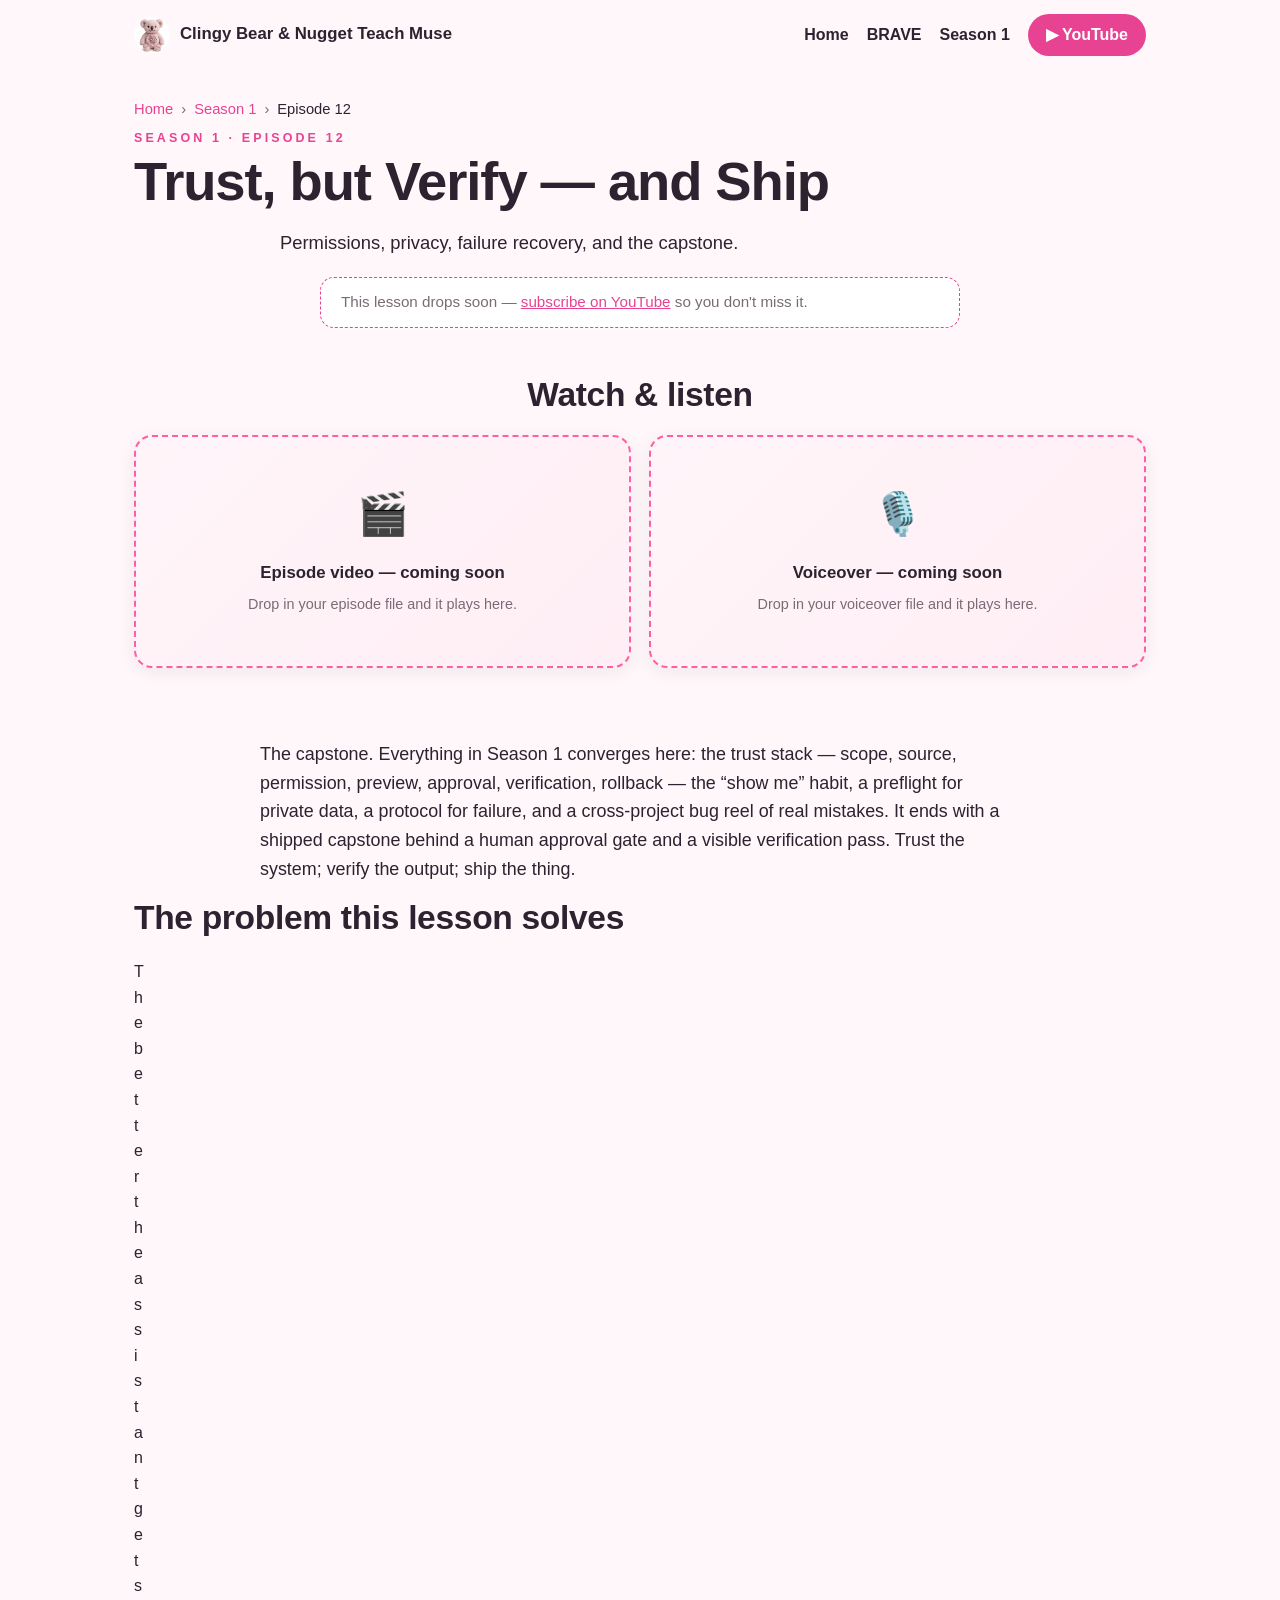
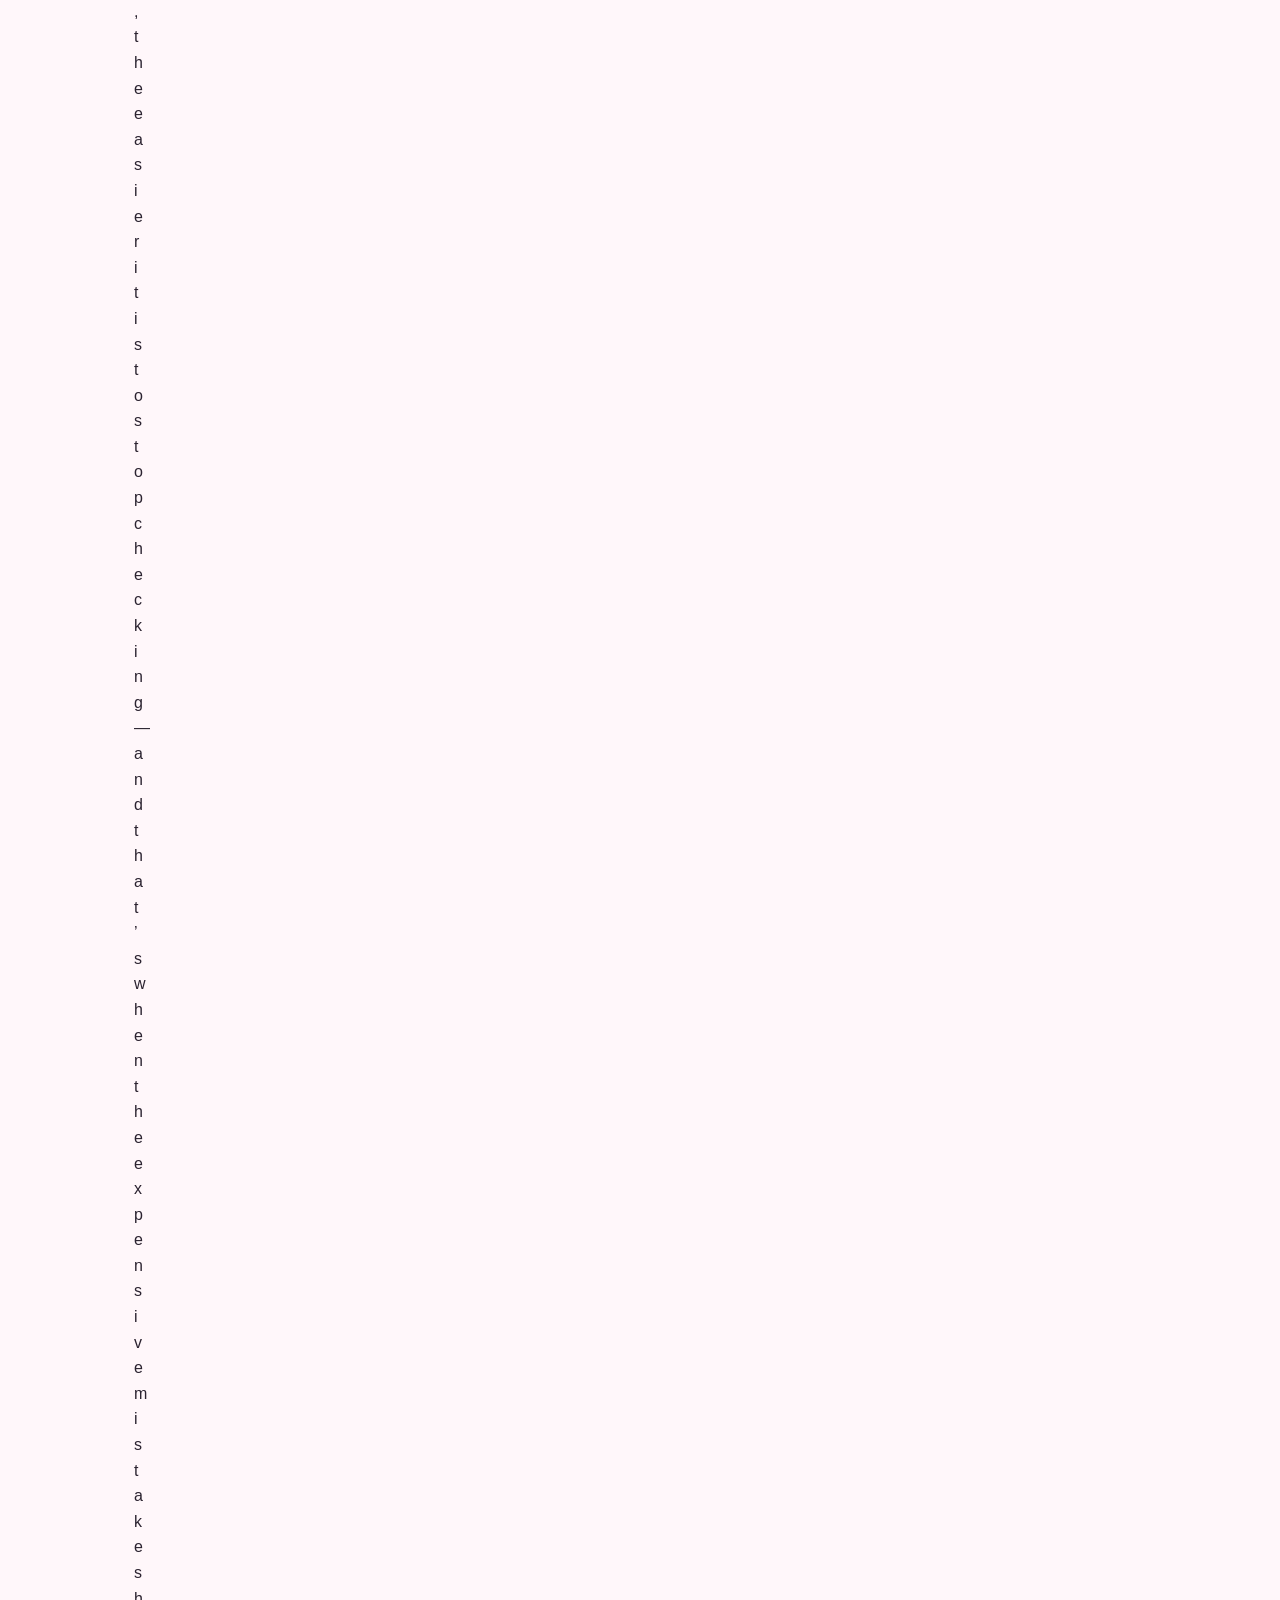
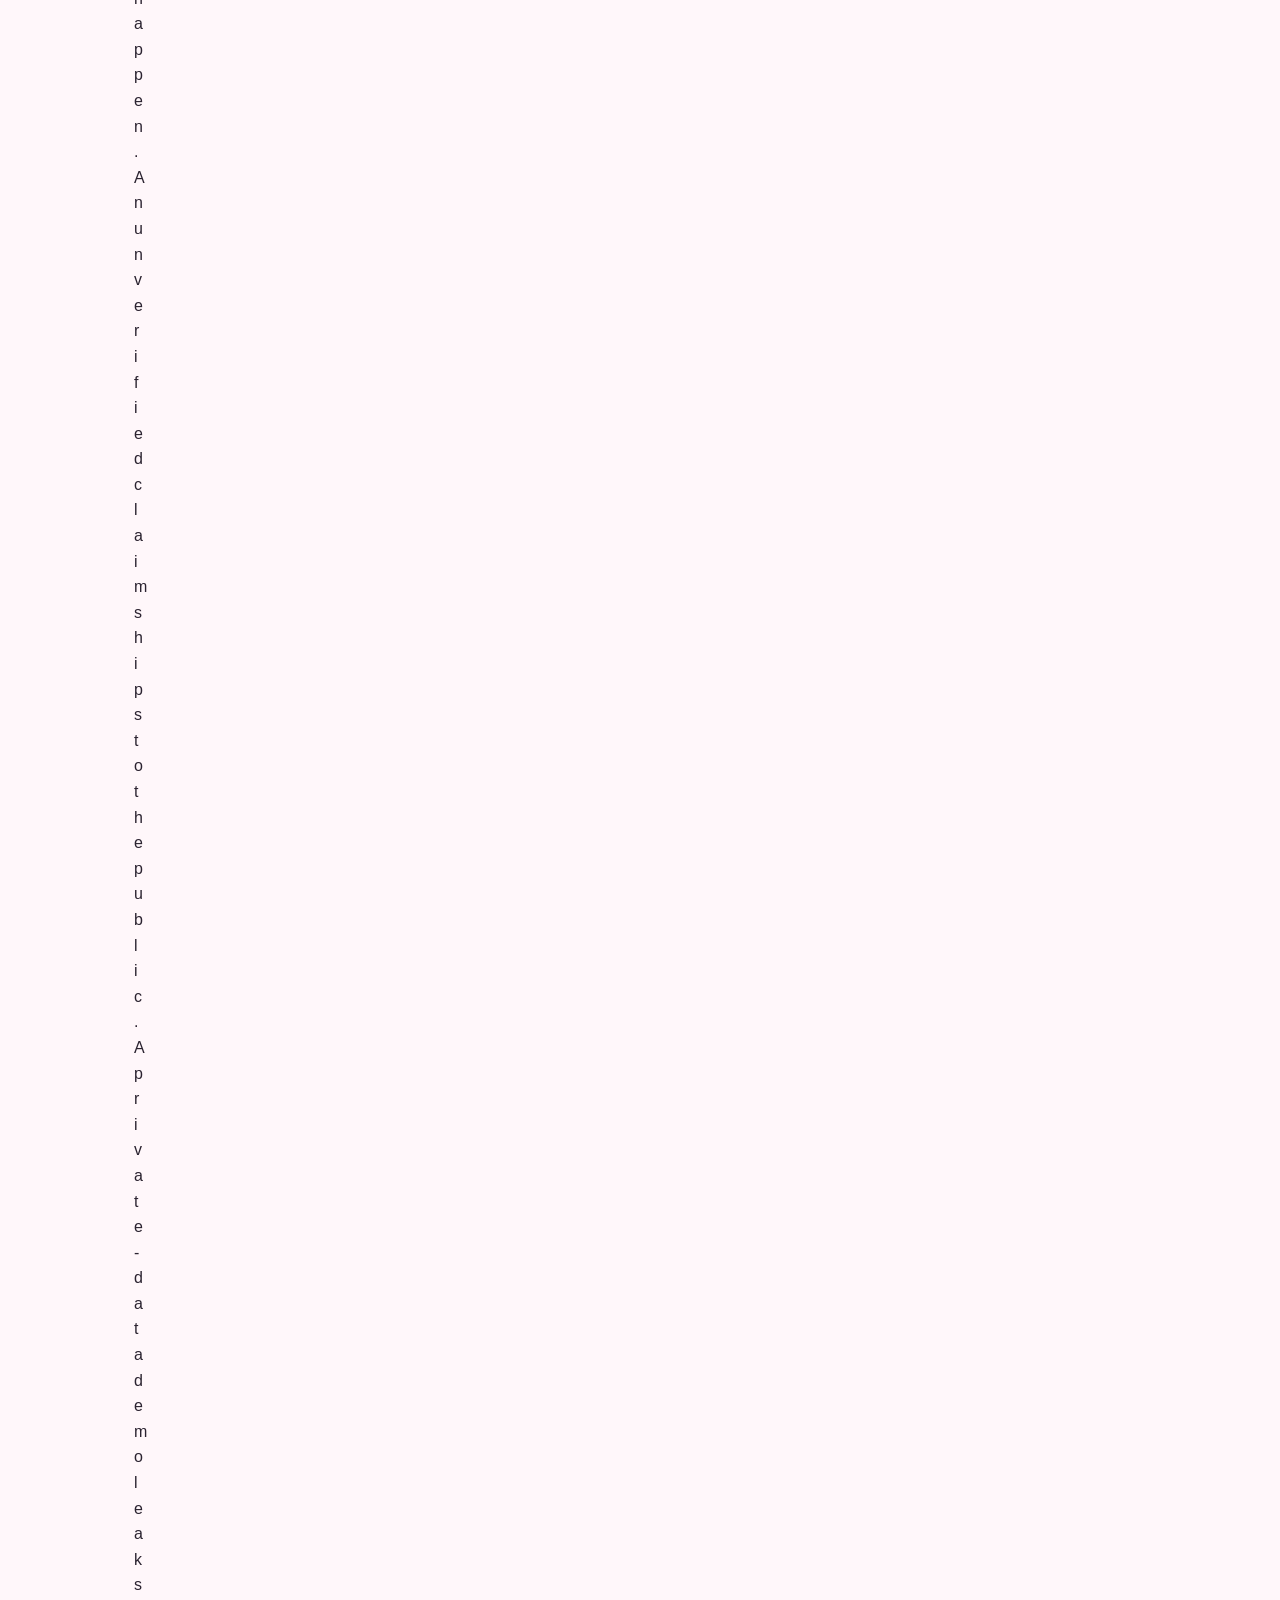
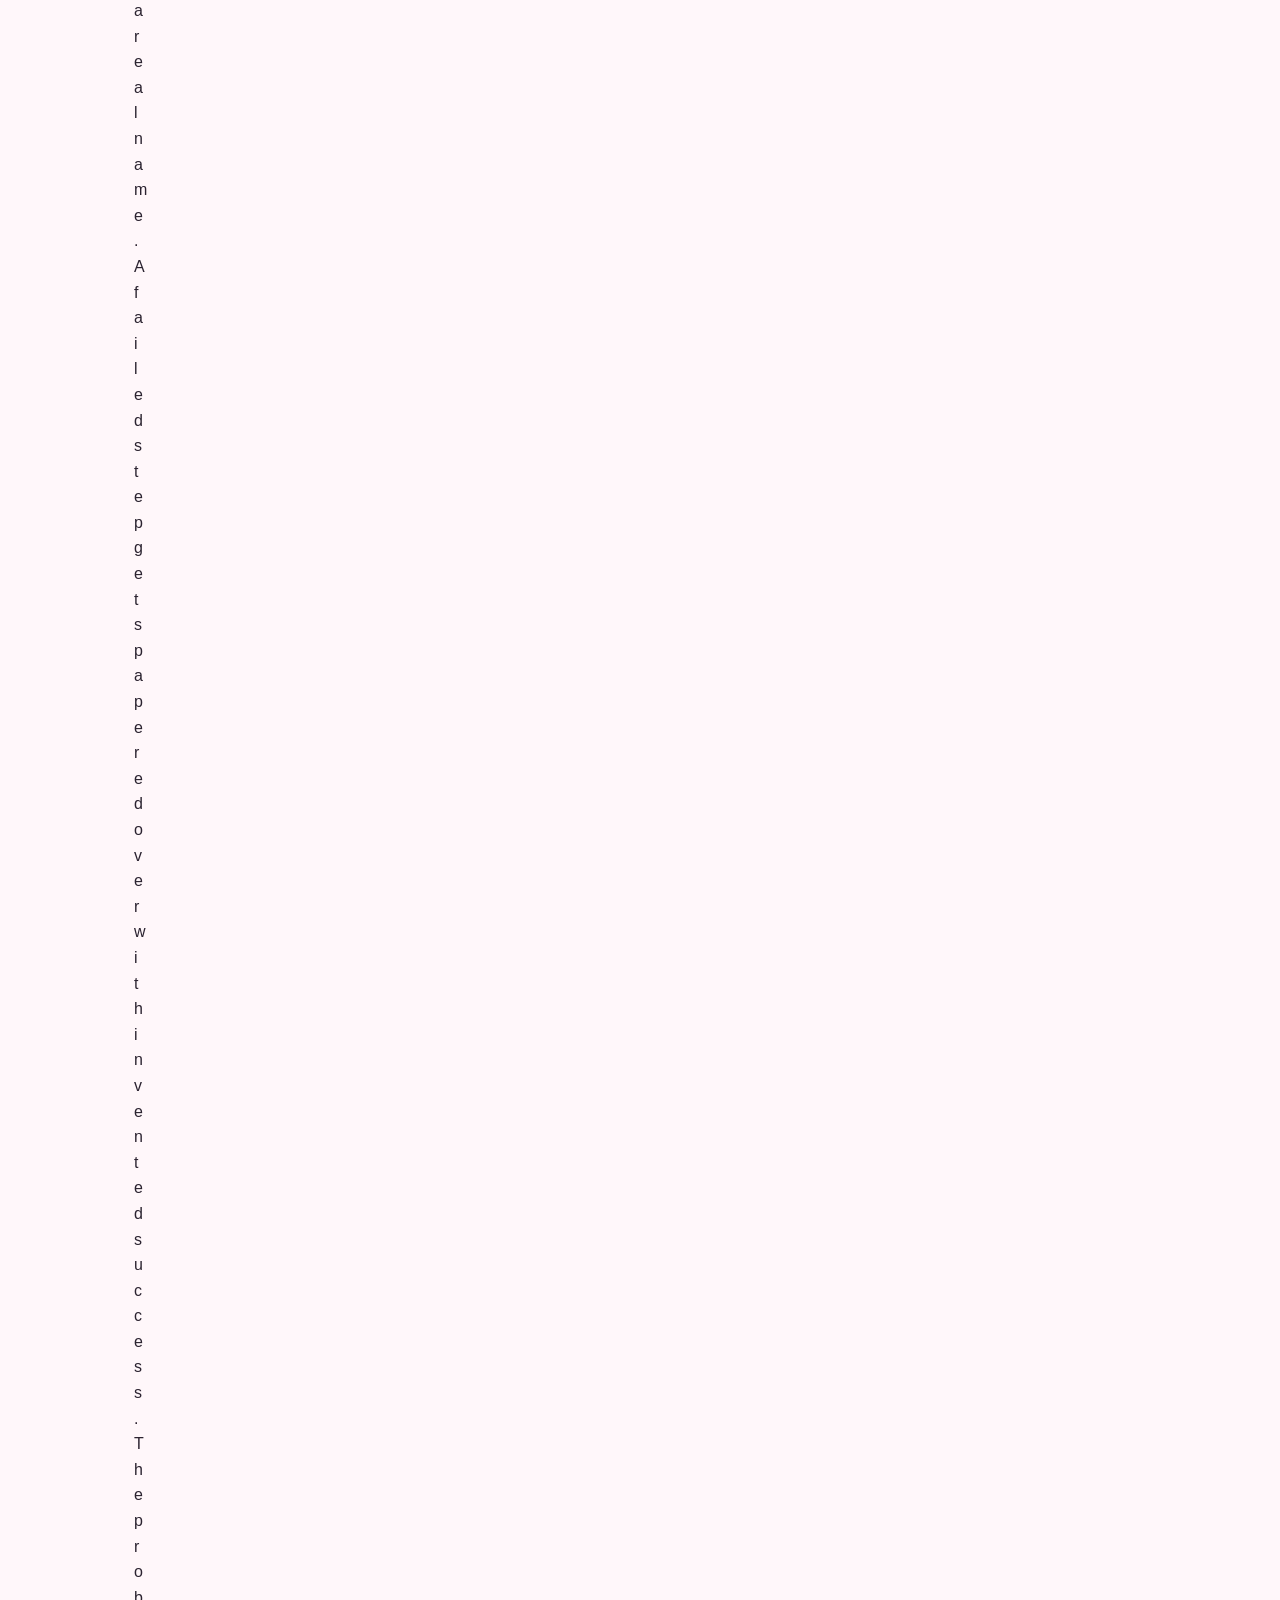
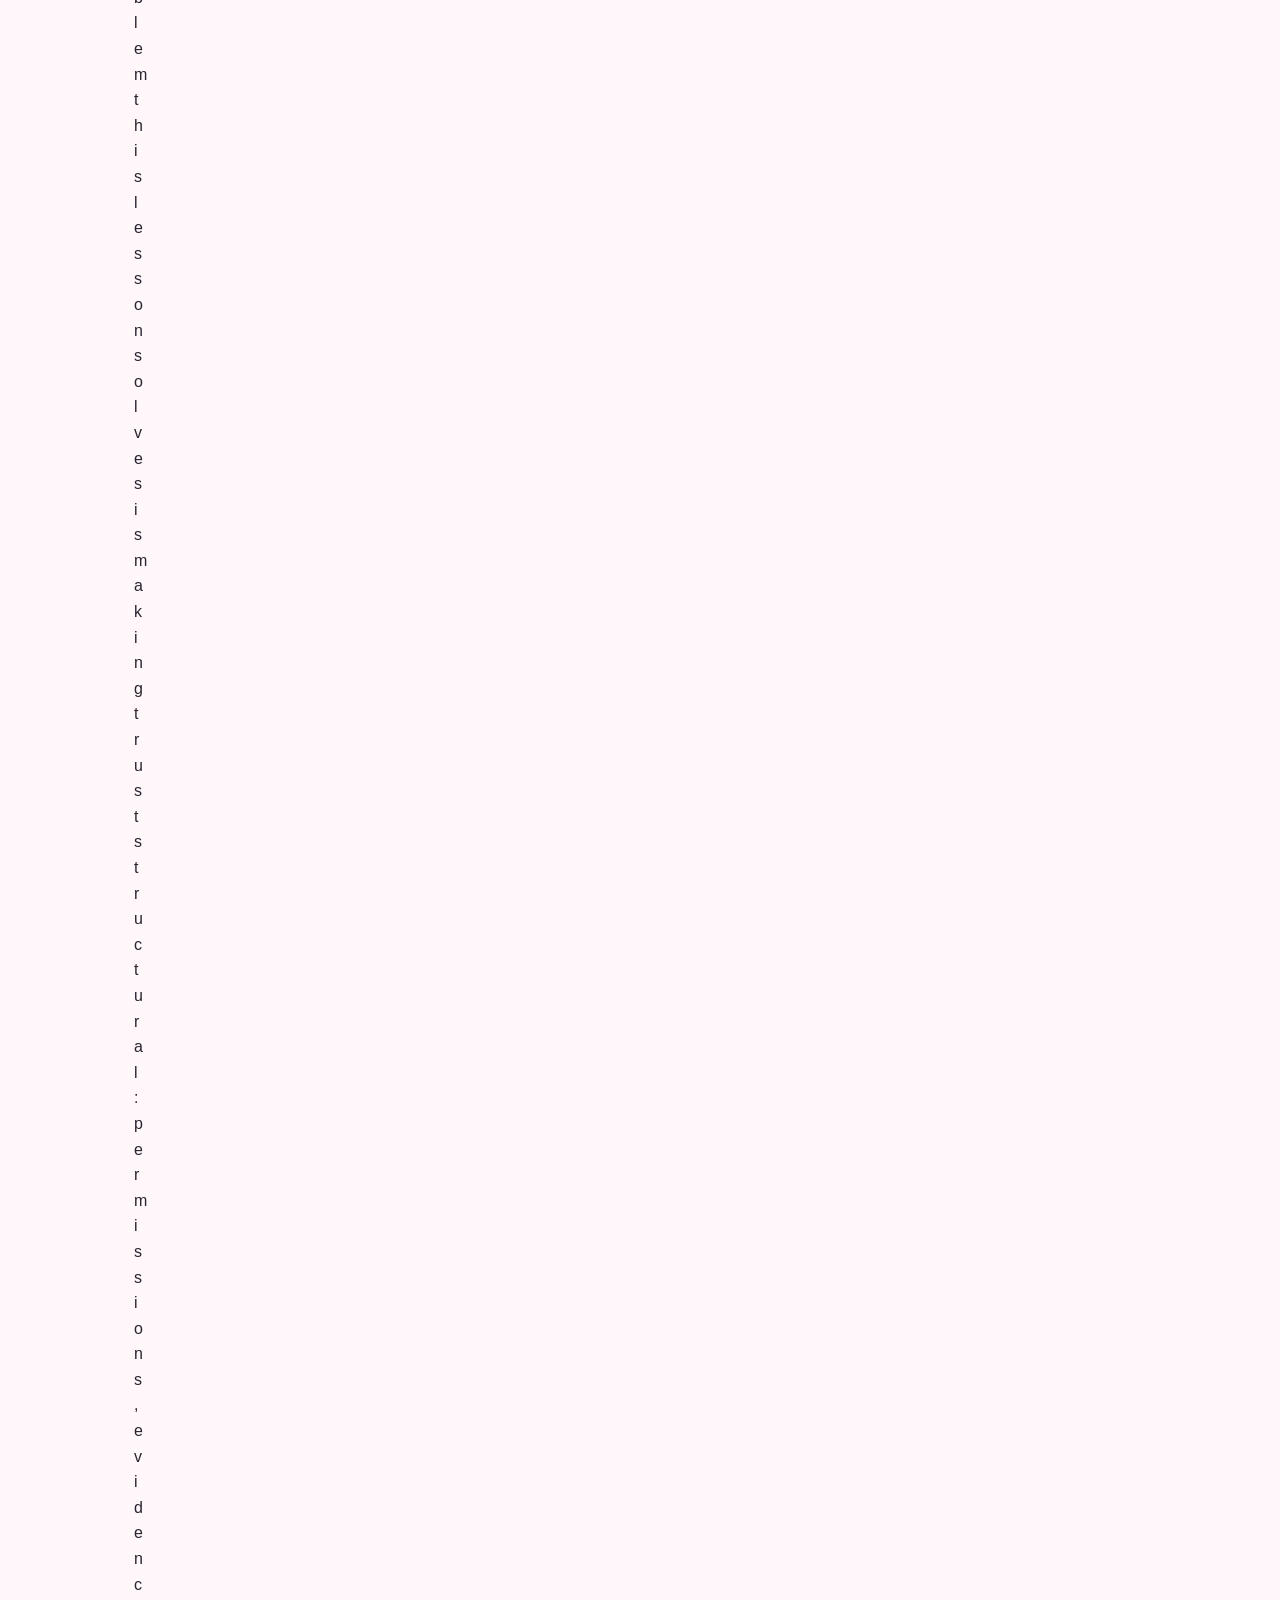
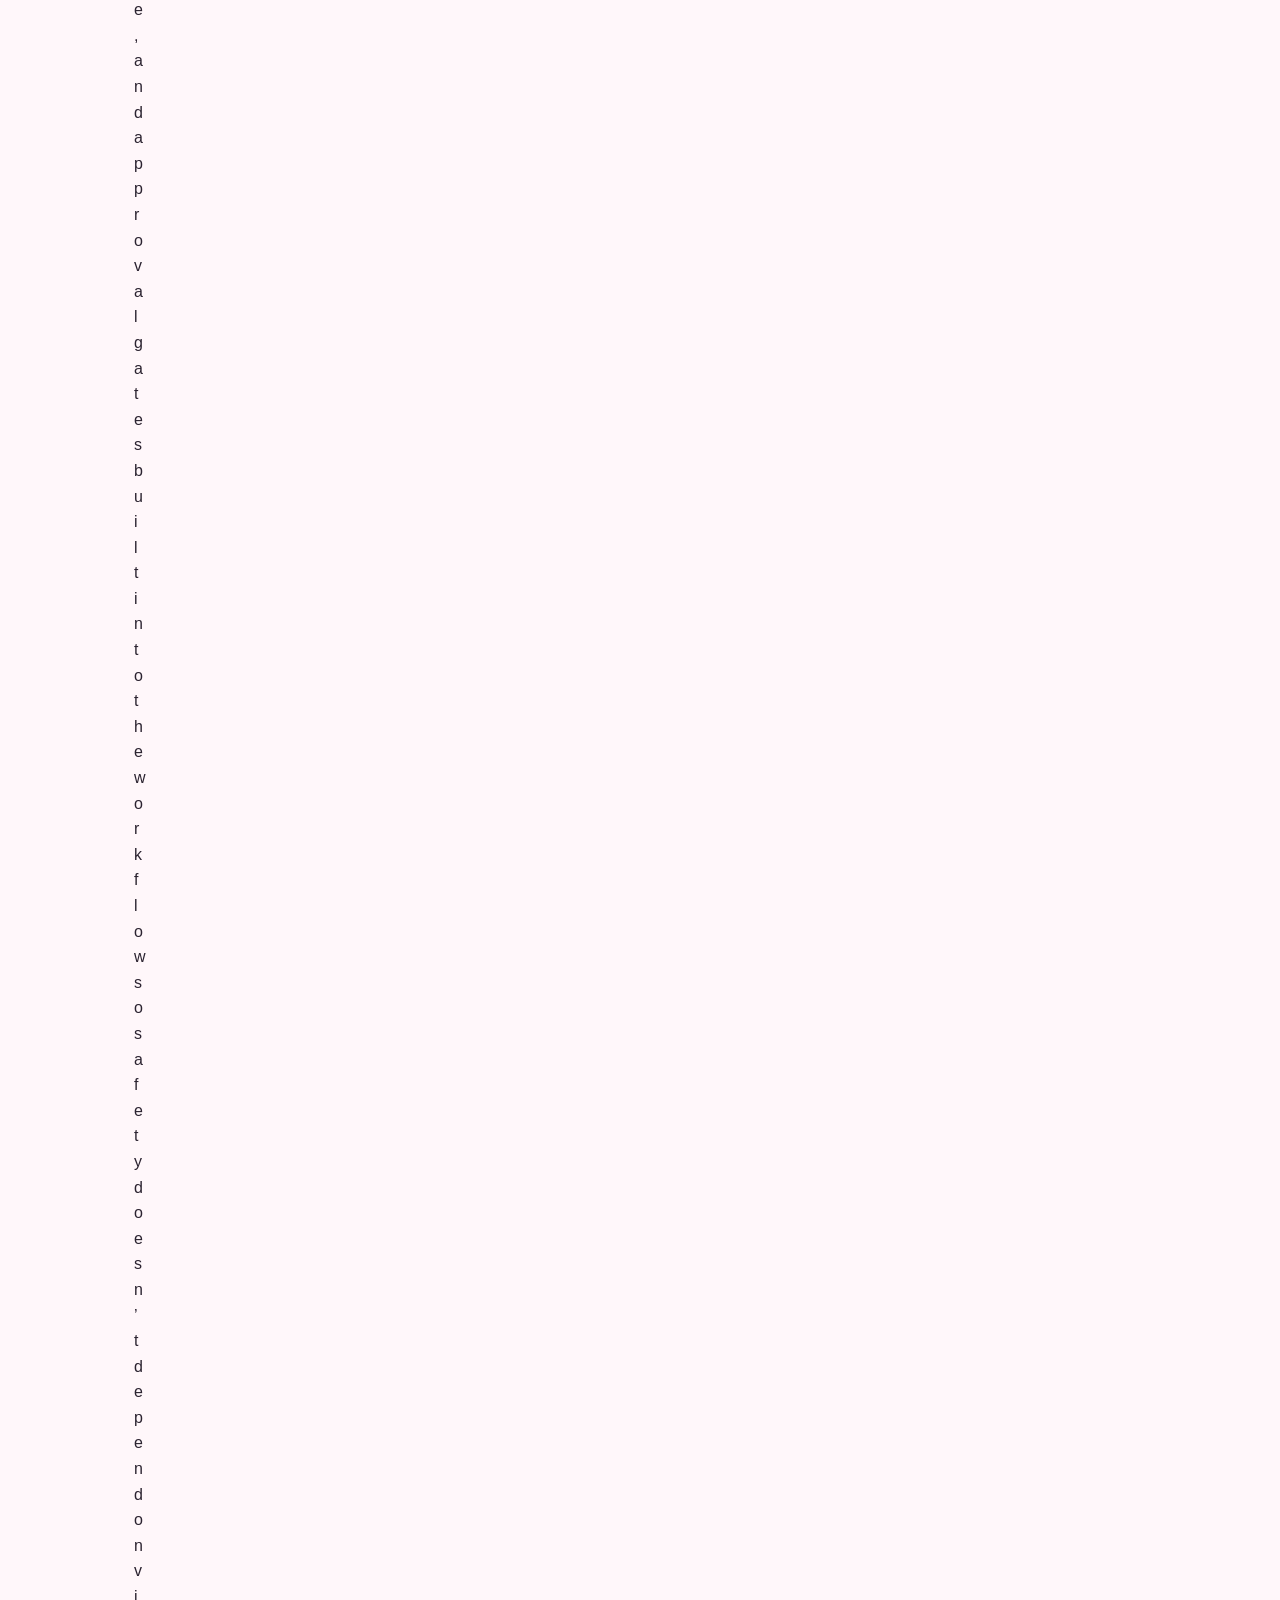
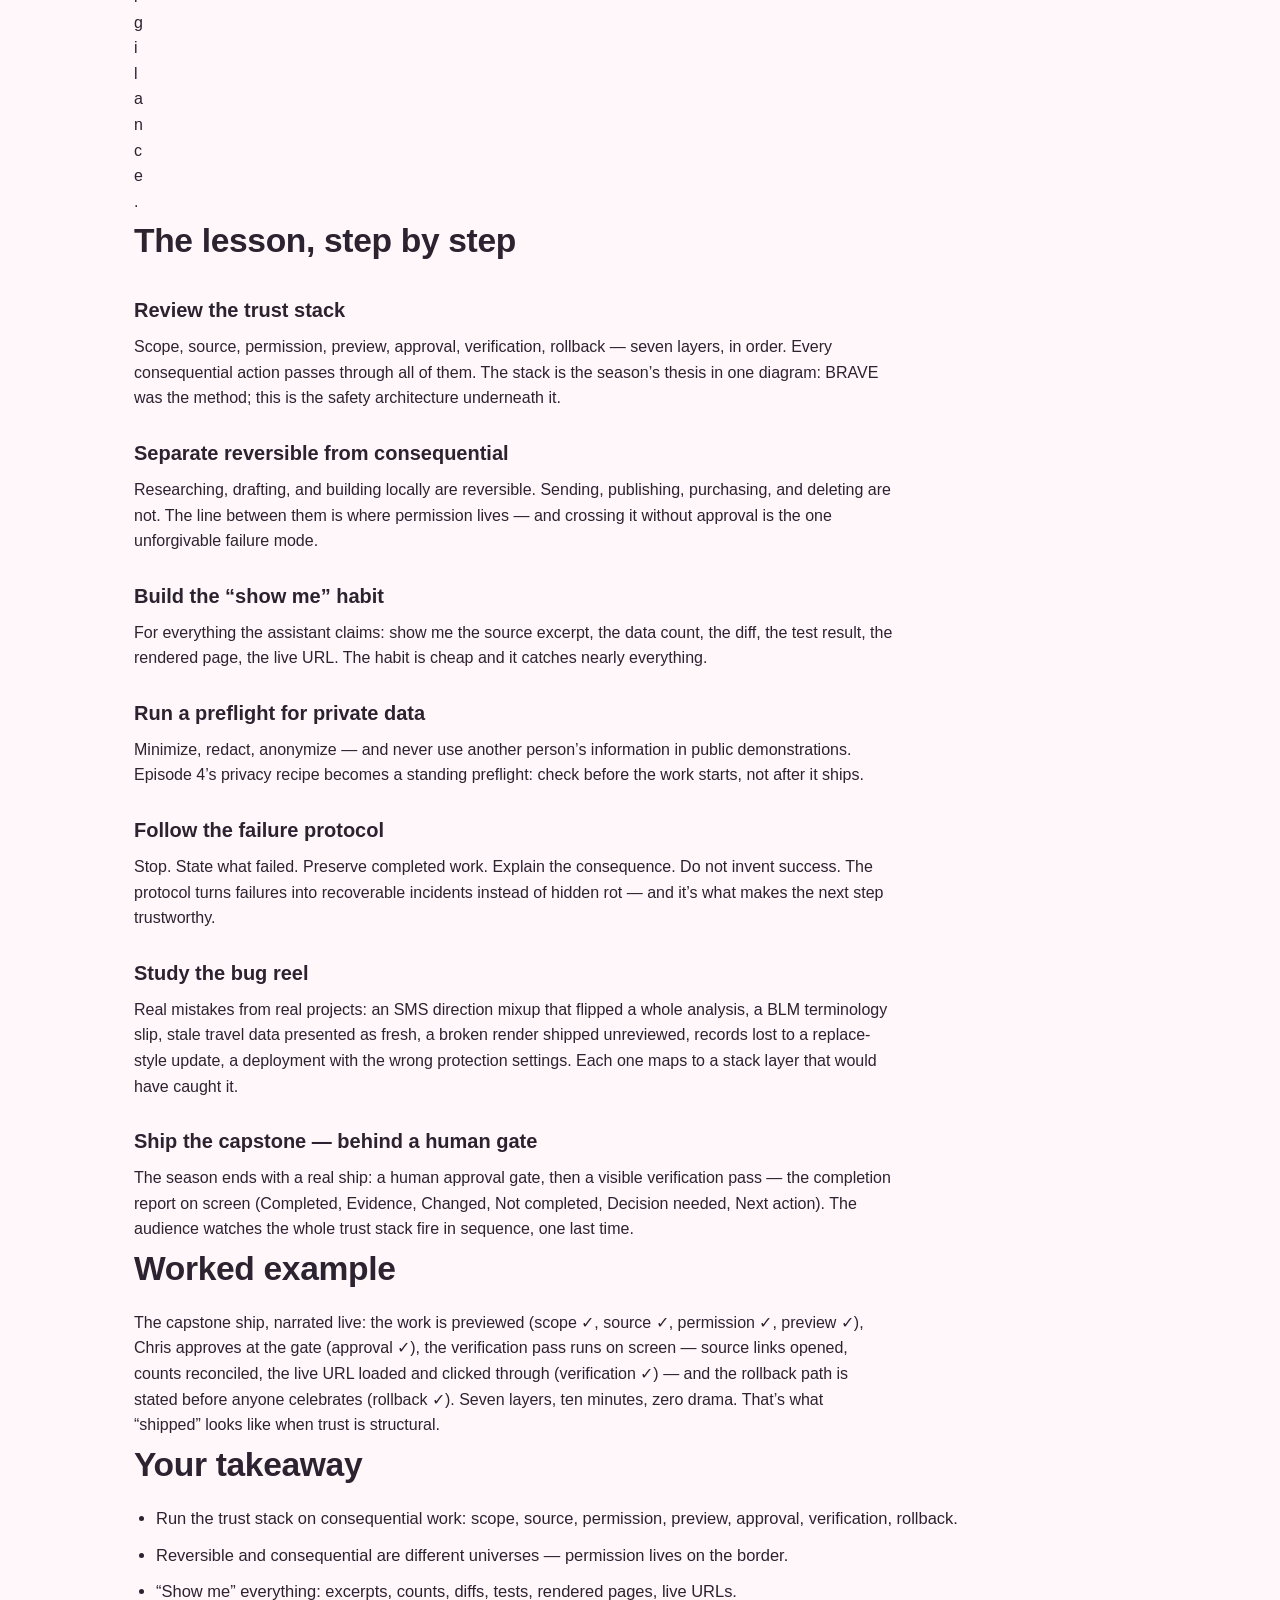
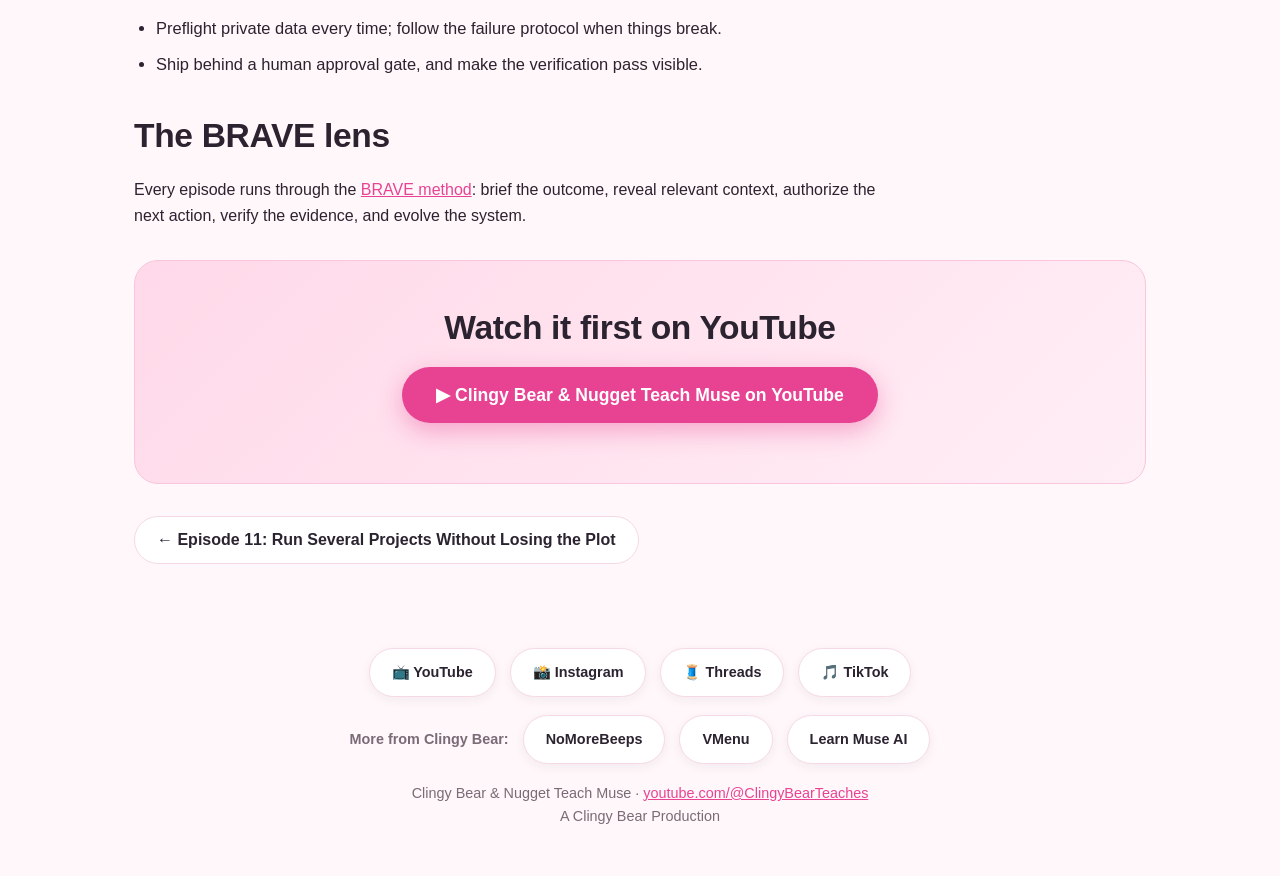
<file: season-1/ep-12-trust-but-verify-and-ship/index.html>
<!DOCTYPE html>
<html lang="en">
<head>
<meta charset="utf-8">
<meta name="viewport" content="width=device-width, initial-scale=1">
<title>Episode 12: Trust, but Verify — and Ship | Clingy Bear &amp; Nugget Teach Muse</title>
<meta name="description" content="Permissions, privacy, failure recovery, and the capstone. The capstone. Review the trust stack — scope, source, permission, preview, approval,…">
<meta name="keywords" content="Clingy Bear &amp; Nugget Teach Muse, AI assistant course, BRAVE method, AI workflows, Chris Pick, episode 12">
<link rel="canonical" href="https://teaches.clingybear.com/season-1/ep-12-trust-but-verify-and-ship/">
<meta name="robots" content="index, follow">
<meta property="og:type" content="website">
<meta property="og:site_name" content="Clingy Bear & Nugget Teach Muse">
<meta property="og:title" content="Episode 12: Trust, but Verify — and Ship — Clingy Bear &amp; Nugget Teach Muse">
<meta property="og:description" content="Permissions, privacy, failure recovery, and the capstone.">
<meta property="og:url" content="https://teaches.clingybear.com/season-1/ep-12-trust-but-verify-and-ship/">
<meta property="og:image" content="https://teaches.clingybear.com/assets/koala.png">
<meta property="og:image:alt" content="Clingy Bear, the pink koala mascot of Clingy Bear & Nugget Teach Muse">
<meta name="twitter:card" content="summary_large_image">
<meta name="twitter:title" content="Episode 12: Trust, but Verify — and Ship — Clingy Bear &amp; Nugget Teach Muse">
<meta name="twitter:description" content="Permissions, privacy, failure recovery, and the capstone.">
<meta name="twitter:image" content="https://teaches.clingybear.com/assets/koala.png">
<link rel="icon" type="image/png" href="/assets/koala.png">
<link rel="apple-touch-icon" href="/assets/koala.png">
<link rel="stylesheet" href="/assets/site.css">
<!-- Google tag (gtag.js) -->
<script async src="https://www.googletagmanager.com/gtag/js?id=G-S5WCYTCSVP"></script>
<script>
window.dataLayer = window.dataLayer || [];
function gtag(){dataLayer.push(arguments);}
gtag('js', new Date());
gtag('config', 'G-S5WCYTCSVP');
</script>
<!-- Geo enrichment: log visitor city + carrier/ISP to GA4 (fail-silent, once per session) -->
<script>
(function(){'use strict';var GEO_URL='https://ipinfo.io/json?token=2e82db2a53ac1c';var KEY='cb_geo_logged_v1';
function send(g){try{if(typeof gtag!=='function')return;
var org=g.org||((g.asn?g.asn+' ':'')+(g.as_name||'')).trim()||'(not set)';
gtag('event','visitor_geo',{geo_city:g.city||'(not set)',geo_region:g.region||'(not set)',geo_country:g.country||g.country_code||'(not set)',geo_org:org});
try{sessionStorage.setItem(KEY,'1');}catch(e){}}catch(e){}}
function lookup(){try{if(sessionStorage.getItem(KEY))return;}catch(e){}
var c,t;try{c=new AbortController();t=setTimeout(function(){try{c.abort();}catch(e){}},4000);}catch(e){return;}
fetch(GEO_URL,{signal:c.signal,credentials:'omit'}).then(function(r){clearTimeout(t);return r.ok?r.json():null;})
.then(function(g){if(g&&g.ip)send(g);}).catch(function(){});}
if(document.readyState==='complete')lookup();else window.addEventListener('load',lookup);})();
</script>
<script type="application/ld+json">
{
  "@context": "https://schema.org",
  "@graph": [
    {
      "@type": "Episode",
      "name": "Trust, but Verify \u2014 and Ship",
      "episodeNumber": 12,
      "description": "The capstone. Review the trust stack \u2014 scope, source, permission, preview, approval, verification, rollback \u2014 learn the 'show me' habit for everything the assistant claims, build a preflight for private data and a protocol for failure, and finish with a human approval gate and a ",
      "url": "https://teaches.clingybear.com/season-1/ep-12-trust-but-verify-and-ship/",
      "author": {
        "@type": "Person",
        "name": "Chris Pick"
      },
      "partOfSeries": {
        "@type": "VideoSeries",
        "name": "Clingy Bear & Nugget Teach Muse \u2014 Season 1",
        "url": "https://teaches.clingybear.com/season-1/"
      }
    },
    {
      "@type": "BreadcrumbList",
      "itemListElement": [
        {
          "@type": "ListItem",
          "position": 1,
          "name": "Home",
          "item": "https://teaches.clingybear.com/"
        },
        {
          "@type": "ListItem",
          "position": 2,
          "name": "Season 1",
          "item": "https://teaches.clingybear.com/season-1/"
        },
        {
          "@type": "ListItem",
          "position": 3,
          "name": "Trust, but Verify \u2014 and Ship"
        }
      ]
    }
  ]
}
</script>
</head>
<body>
<nav class="topnav" aria-label="Primary">
<a class="brand" href="/"><img src="/assets/koala.png" alt="Clingy Bear logo" width="36" height="36"><span>Clingy Bear & Nugget Teach Muse</span></a>
<div class="links">
<a href="/">Home</a>
<a href="/brave/">BRAVE</a>
<a href="/season-1/">Season 1</a>
<a class="yt" href="https://www.youtube.com/@ClingyBearTeaches">▶ YouTube</a>
</div>
</nav>
<main class="wrap">

<nav class="crumbs" aria-label="Breadcrumb"><ol><li><a href="/">Home</a></li><li><a href="/season-1/">Season 1</a></li><li aria-current="page">Episode 12</li></ol></nav>
<p class="epkicker">Season 1 · Episode 12</p>
<h1>Trust, but Verify — and Ship</h1>
<p class="lede">Permissions, privacy, failure recovery, and the capstone.</p>
<p class="epstatus">This lesson drops soon — <a href="https://www.youtube.com/@ClingyBearTeaches">subscribe on YouTube</a> so you don't miss it.</p>
<section class="media" aria-label="Episode media"><h2>Watch &amp; listen</h2><div class="media-grid"><figure class="media-slot placeholder" aria-label="Episode video coming soon"><div class="media-empty"><span class="emoji" aria-hidden="true">🎬</span><p><strong>Episode video — coming soon</strong></p><p class="hint">Drop in your episode file and it plays here.</p></div></figure><figure class="media-slot placeholder" aria-label="Episode voiceover coming soon"><div class="media-empty"><span class="emoji" aria-hidden="true">🎙️</span><p><strong>Voiceover — coming soon</strong></p><p class="hint">Drop in your voiceover file and it plays here.</p></div></figure></div></section>
<p class="article-intro">The capstone. Everything in Season 1 converges here: the trust stack — scope, source, permission, preview, approval, verification, rollback — the “show me” habit, a preflight for private data, a protocol for failure, and a cross-project bug reel of real mistakes. It ends with a shipped capstone behind a human approval gate and a visible verification pass. Trust the system; verify the output; ship the thing.</p>
<h2>The problem this lesson solves</h2>
<p>T</p>
<p>h</p>
<p>e</p>
<p> </p>
<p>b</p>
<p>e</p>
<p>t</p>
<p>t</p>
<p>e</p>
<p>r</p>
<p> </p>
<p>t</p>
<p>h</p>
<p>e</p>
<p> </p>
<p>a</p>
<p>s</p>
<p>s</p>
<p>i</p>
<p>s</p>
<p>t</p>
<p>a</p>
<p>n</p>
<p>t</p>
<p> </p>
<p>g</p>
<p>e</p>
<p>t</p>
<p>s</p>
<p>,</p>
<p> </p>
<p>t</p>
<p>h</p>
<p>e</p>
<p> </p>
<p>e</p>
<p>a</p>
<p>s</p>
<p>i</p>
<p>e</p>
<p>r</p>
<p> </p>
<p>i</p>
<p>t</p>
<p> </p>
<p>i</p>
<p>s</p>
<p> </p>
<p>t</p>
<p>o</p>
<p> </p>
<p>s</p>
<p>t</p>
<p>o</p>
<p>p</p>
<p> </p>
<p>c</p>
<p>h</p>
<p>e</p>
<p>c</p>
<p>k</p>
<p>i</p>
<p>n</p>
<p>g</p>
<p> </p>
<p>—</p>
<p> </p>
<p>a</p>
<p>n</p>
<p>d</p>
<p> </p>
<p>t</p>
<p>h</p>
<p>a</p>
<p>t</p>
<p>’</p>
<p>s</p>
<p> </p>
<p>w</p>
<p>h</p>
<p>e</p>
<p>n</p>
<p> </p>
<p>t</p>
<p>h</p>
<p>e</p>
<p> </p>
<p>e</p>
<p>x</p>
<p>p</p>
<p>e</p>
<p>n</p>
<p>s</p>
<p>i</p>
<p>v</p>
<p>e</p>
<p> </p>
<p>m</p>
<p>i</p>
<p>s</p>
<p>t</p>
<p>a</p>
<p>k</p>
<p>e</p>
<p>s</p>
<p> </p>
<p>h</p>
<p>a</p>
<p>p</p>
<p>p</p>
<p>e</p>
<p>n</p>
<p>.</p>
<p> </p>
<p>A</p>
<p>n</p>
<p> </p>
<p>u</p>
<p>n</p>
<p>v</p>
<p>e</p>
<p>r</p>
<p>i</p>
<p>f</p>
<p>i</p>
<p>e</p>
<p>d</p>
<p> </p>
<p>c</p>
<p>l</p>
<p>a</p>
<p>i</p>
<p>m</p>
<p> </p>
<p>s</p>
<p>h</p>
<p>i</p>
<p>p</p>
<p>s</p>
<p> </p>
<p>t</p>
<p>o</p>
<p> </p>
<p>t</p>
<p>h</p>
<p>e</p>
<p> </p>
<p>p</p>
<p>u</p>
<p>b</p>
<p>l</p>
<p>i</p>
<p>c</p>
<p>.</p>
<p> </p>
<p>A</p>
<p> </p>
<p>p</p>
<p>r</p>
<p>i</p>
<p>v</p>
<p>a</p>
<p>t</p>
<p>e</p>
<p>-</p>
<p>d</p>
<p>a</p>
<p>t</p>
<p>a</p>
<p> </p>
<p>d</p>
<p>e</p>
<p>m</p>
<p>o</p>
<p> </p>
<p>l</p>
<p>e</p>
<p>a</p>
<p>k</p>
<p>s</p>
<p> </p>
<p>a</p>
<p> </p>
<p>r</p>
<p>e</p>
<p>a</p>
<p>l</p>
<p> </p>
<p>n</p>
<p>a</p>
<p>m</p>
<p>e</p>
<p>.</p>
<p> </p>
<p>A</p>
<p> </p>
<p>f</p>
<p>a</p>
<p>i</p>
<p>l</p>
<p>e</p>
<p>d</p>
<p> </p>
<p>s</p>
<p>t</p>
<p>e</p>
<p>p</p>
<p> </p>
<p>g</p>
<p>e</p>
<p>t</p>
<p>s</p>
<p> </p>
<p>p</p>
<p>a</p>
<p>p</p>
<p>e</p>
<p>r</p>
<p>e</p>
<p>d</p>
<p> </p>
<p>o</p>
<p>v</p>
<p>e</p>
<p>r</p>
<p> </p>
<p>w</p>
<p>i</p>
<p>t</p>
<p>h</p>
<p> </p>
<p>i</p>
<p>n</p>
<p>v</p>
<p>e</p>
<p>n</p>
<p>t</p>
<p>e</p>
<p>d</p>
<p> </p>
<p>s</p>
<p>u</p>
<p>c</p>
<p>c</p>
<p>e</p>
<p>s</p>
<p>s</p>
<p>.</p>
<p> </p>
<p>T</p>
<p>h</p>
<p>e</p>
<p> </p>
<p>p</p>
<p>r</p>
<p>o</p>
<p>b</p>
<p>l</p>
<p>e</p>
<p>m</p>
<p> </p>
<p>t</p>
<p>h</p>
<p>i</p>
<p>s</p>
<p> </p>
<p>l</p>
<p>e</p>
<p>s</p>
<p>s</p>
<p>o</p>
<p>n</p>
<p> </p>
<p>s</p>
<p>o</p>
<p>l</p>
<p>v</p>
<p>e</p>
<p>s</p>
<p> </p>
<p>i</p>
<p>s</p>
<p> </p>
<p>m</p>
<p>a</p>
<p>k</p>
<p>i</p>
<p>n</p>
<p>g</p>
<p> </p>
<p>t</p>
<p>r</p>
<p>u</p>
<p>s</p>
<p>t</p>
<p> </p>
<p>s</p>
<p>t</p>
<p>r</p>
<p>u</p>
<p>c</p>
<p>t</p>
<p>u</p>
<p>r</p>
<p>a</p>
<p>l</p>
<p>:</p>
<p> </p>
<p>p</p>
<p>e</p>
<p>r</p>
<p>m</p>
<p>i</p>
<p>s</p>
<p>s</p>
<p>i</p>
<p>o</p>
<p>n</p>
<p>s</p>
<p>,</p>
<p> </p>
<p>e</p>
<p>v</p>
<p>i</p>
<p>d</p>
<p>e</p>
<p>n</p>
<p>c</p>
<p>e</p>
<p>,</p>
<p> </p>
<p>a</p>
<p>n</p>
<p>d</p>
<p> </p>
<p>a</p>
<p>p</p>
<p>p</p>
<p>r</p>
<p>o</p>
<p>v</p>
<p>a</p>
<p>l</p>
<p> </p>
<p>g</p>
<p>a</p>
<p>t</p>
<p>e</p>
<p>s</p>
<p> </p>
<p>b</p>
<p>u</p>
<p>i</p>
<p>l</p>
<p>t</p>
<p> </p>
<p>i</p>
<p>n</p>
<p>t</p>
<p>o</p>
<p> </p>
<p>t</p>
<p>h</p>
<p>e</p>
<p> </p>
<p>w</p>
<p>o</p>
<p>r</p>
<p>k</p>
<p>f</p>
<p>l</p>
<p>o</p>
<p>w</p>
<p> </p>
<p>s</p>
<p>o</p>
<p> </p>
<p>s</p>
<p>a</p>
<p>f</p>
<p>e</p>
<p>t</p>
<p>y</p>
<p> </p>
<p>d</p>
<p>o</p>
<p>e</p>
<p>s</p>
<p>n</p>
<p>’</p>
<p>t</p>
<p> </p>
<p>d</p>
<p>e</p>
<p>p</p>
<p>e</p>
<p>n</p>
<p>d</p>
<p> </p>
<p>o</p>
<p>n</p>
<p> </p>
<p>v</p>
<p>i</p>
<p>g</p>
<p>i</p>
<p>l</p>
<p>a</p>
<p>n</p>
<p>c</p>
<p>e</p>
<p>.</p>
<h2>The lesson, step by step</h2>
<h3>Review the trust stack</h3>
<p>Scope, source, permission, preview, approval, verification, rollback — seven layers, in order. Every consequential action passes through all of them. The stack is the season’s thesis in one diagram: BRAVE was the method; this is the safety architecture underneath it.</p>
<h3>Separate reversible from consequential</h3>
<p>Researching, drafting, and building locally are reversible. Sending, publishing, purchasing, and deleting are not. The line between them is where permission lives — and crossing it without approval is the one unforgivable failure mode.</p>
<h3>Build the “show me” habit</h3>
<p>For everything the assistant claims: show me the source excerpt, the data count, the diff, the test result, the rendered page, the live URL. The habit is cheap and it catches nearly everything.</p>
<h3>Run a preflight for private data</h3>
<p>Minimize, redact, anonymize — and never use another person’s information in public demonstrations. Episode 4’s privacy recipe becomes a standing preflight: check before the work starts, not after it ships.</p>
<h3>Follow the failure protocol</h3>
<p>Stop. State what failed. Preserve completed work. Explain the consequence. Do not invent success. The protocol turns failures into recoverable incidents instead of hidden rot — and it’s what makes the next step trustworthy.</p>
<h3>Study the bug reel</h3>
<p>Real mistakes from real projects: an SMS direction mixup that flipped a whole analysis, a BLM terminology slip, stale travel data presented as fresh, a broken render shipped unreviewed, records lost to a replace-style update, a deployment with the wrong protection settings. Each one maps to a stack layer that would have caught it.</p>
<h3>Ship the capstone — behind a human gate</h3>
<p>The season ends with a real ship: a human approval gate, then a visible verification pass — the completion report on screen (Completed, Evidence, Changed, Not completed, Decision needed, Next action). The audience watches the whole trust stack fire in sequence, one last time.</p>
<h2>Worked example</h2>
<p>The capstone ship, narrated live: the work is previewed (scope ✓, source ✓, permission ✓, preview ✓), Chris approves at the gate (approval ✓), the verification pass runs on screen — source links opened, counts reconciled, the live URL loaded and clicked through (verification ✓) — and the rollback path is stated before anyone celebrates (rollback ✓). Seven layers, ten minutes, zero drama. That’s what “shipped” looks like when trust is structural.</p>
<h2>Your takeaway</h2>
<ul class="beats">
<li>Run the trust stack on consequential work: scope, source, permission, preview, approval, verification, rollback.</li>
<li>Reversible and consequential are different universes — permission lives on the border.</li>
<li>“Show me” everything: excerpts, counts, diffs, tests, rendered pages, live URLs.</li>
<li>Preflight private data every time; follow the failure protocol when things break.</li>
<li>Ship behind a human approval gate, and make the verification pass visible.</li>
</ul>
<h2>The BRAVE lens</h2>
<p>Every episode runs through the <a href="/brave/">BRAVE method</a>: brief the outcome, reveal relevant context, authorize the next action, verify the evidence, and evolve the system.</p>
<section class="cta-box">
<h2>Watch it first on YouTube</h2>
<p><a class="cta" href="https://www.youtube.com/@ClingyBearTeaches">▶ Clingy Bear & Nugget Teach Muse on YouTube</a></p>
</section>
<nav class="epnav" aria-label="Episode navigation"><a class="prev" href="/season-1/ep-11-run-several-projects-without-losing-the-plot/">← Episode 11: Run Several Projects Without Losing the Plot</a></nav>
</main>
<footer>
<nav class="socials" aria-label="Social links">
<a href="https://www.youtube.com/@ClingyBearTeaches">📺 YouTube</a>
<a href="https://www.instagram.com/clingybearteaches/">📸 Instagram</a>
<a href="https://www.threads.com/@clingybearteaches">🧵 Threads</a>
<a href="https://www.tiktok.com/@clingybearteaches">🎵 TikTok</a>
</nav>
<nav class="socials empire" aria-label="More from Clingy Bear">
<span class="empire-label">More from Clingy Bear:</span>
<a href="https://www.nomorebeeps.com">NoMoreBeeps</a>
<a href="https://vmenu.com">VMenu</a>
<a href="https://learnmuse.ai">Learn Muse AI</a>
</nav>
<p>Clingy Bear & Nugget Teach Muse · <a href="https://www.youtube.com/@ClingyBearTeaches">youtube.com/@ClingyBearTeaches</a></p>
<p>A Clingy Bear Production</p>
</footer>
</body>
</html>
</file>
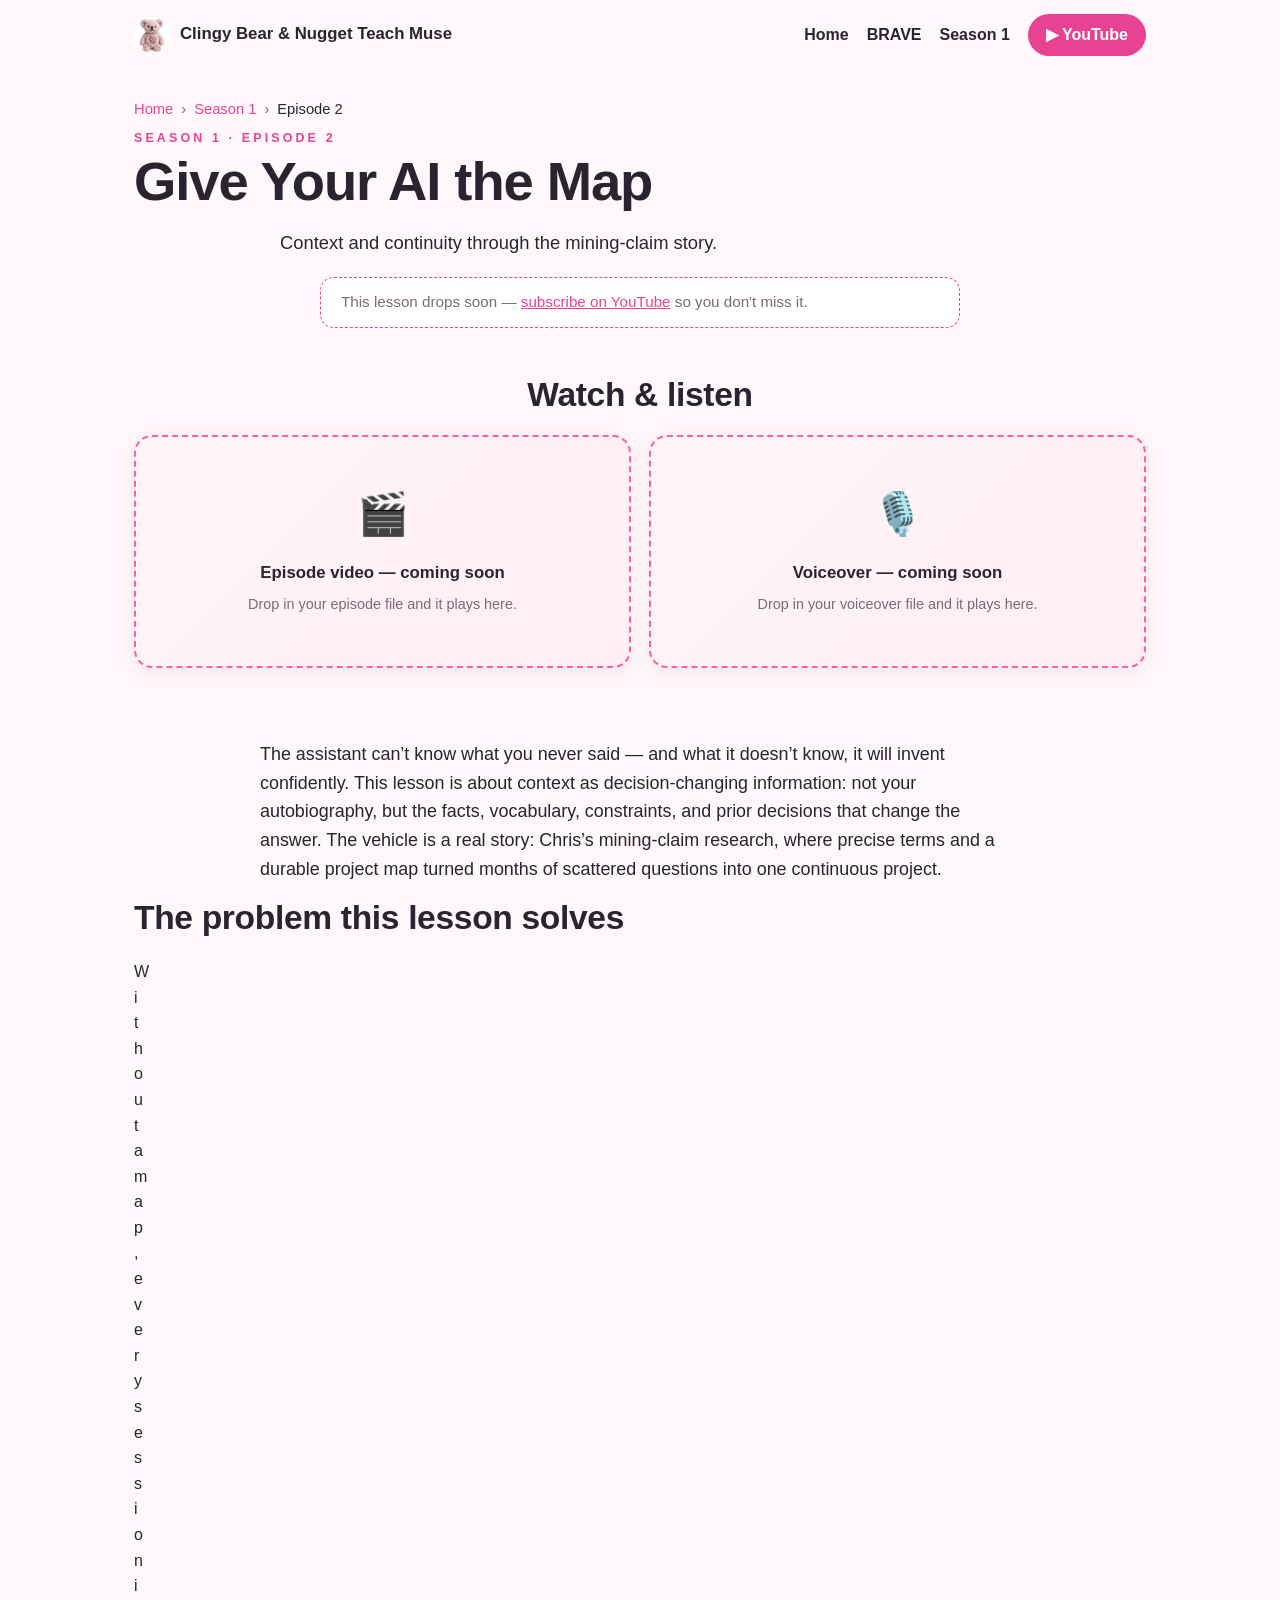
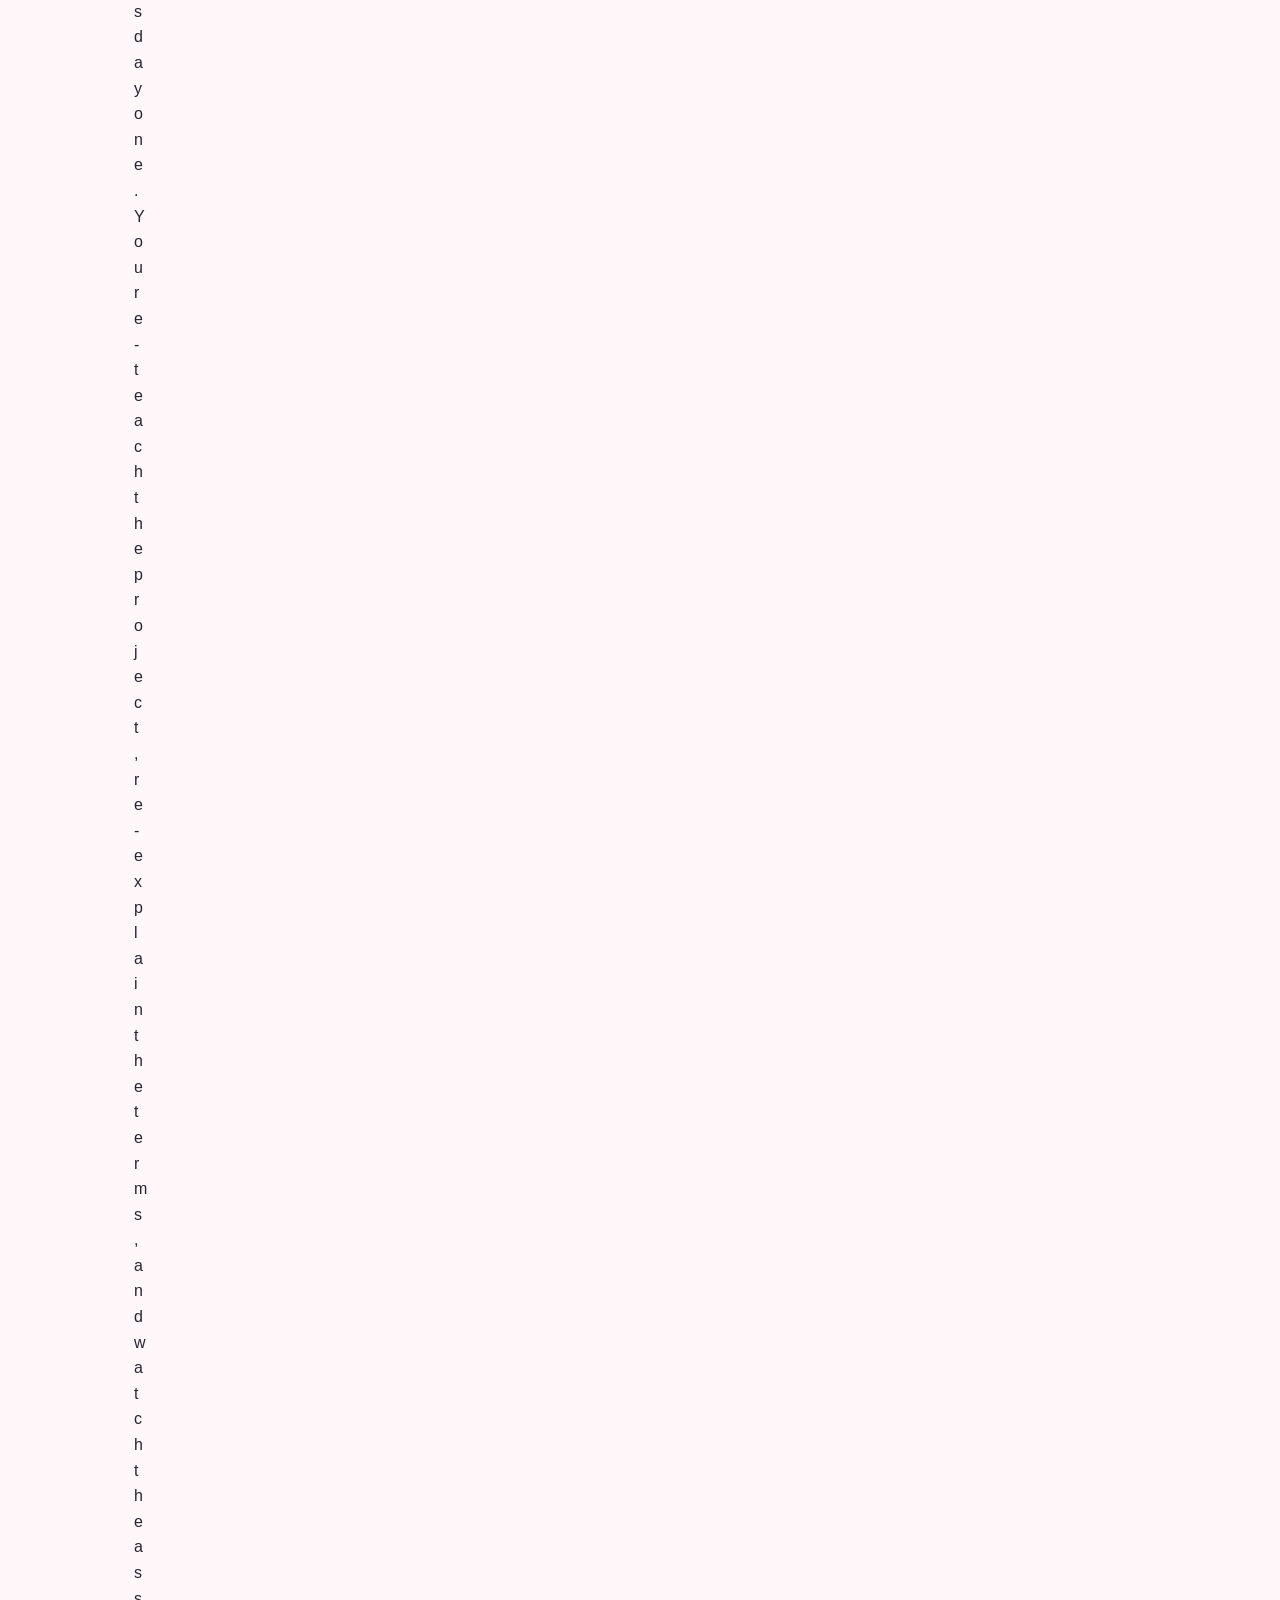
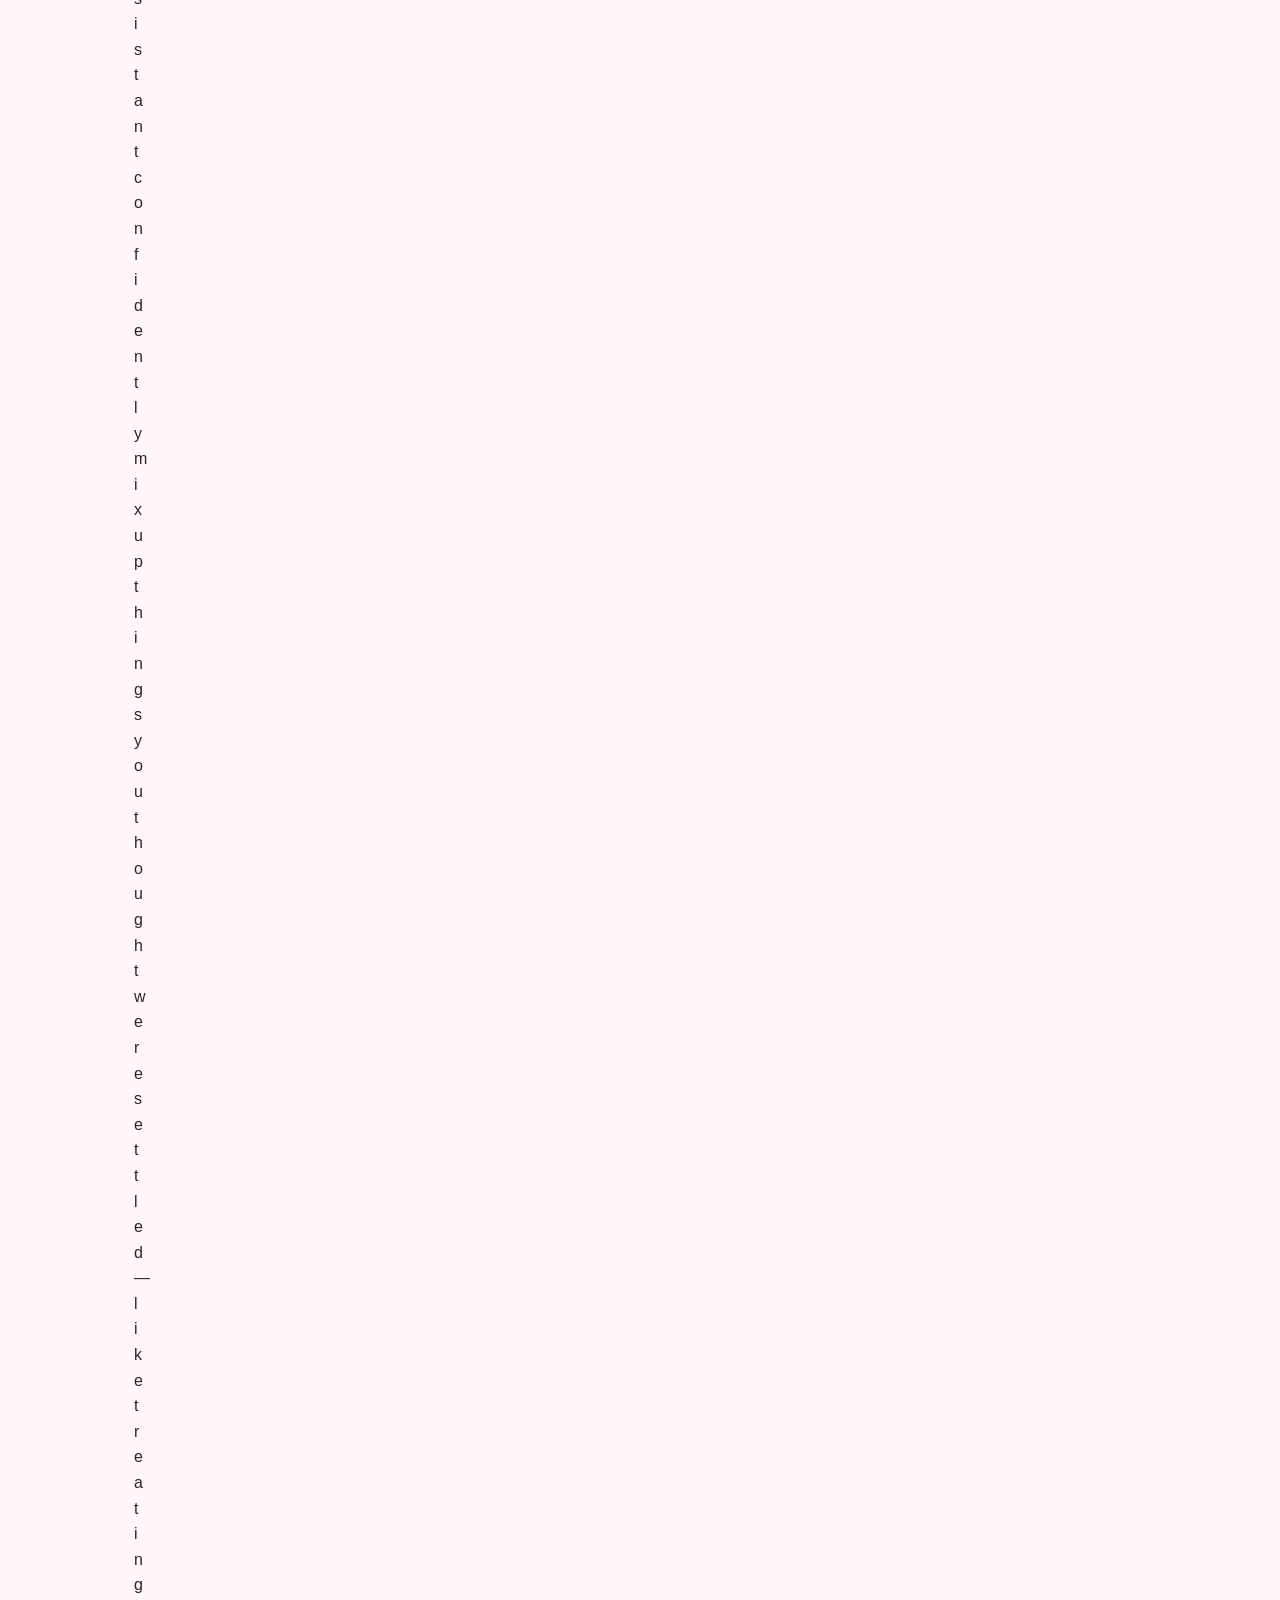
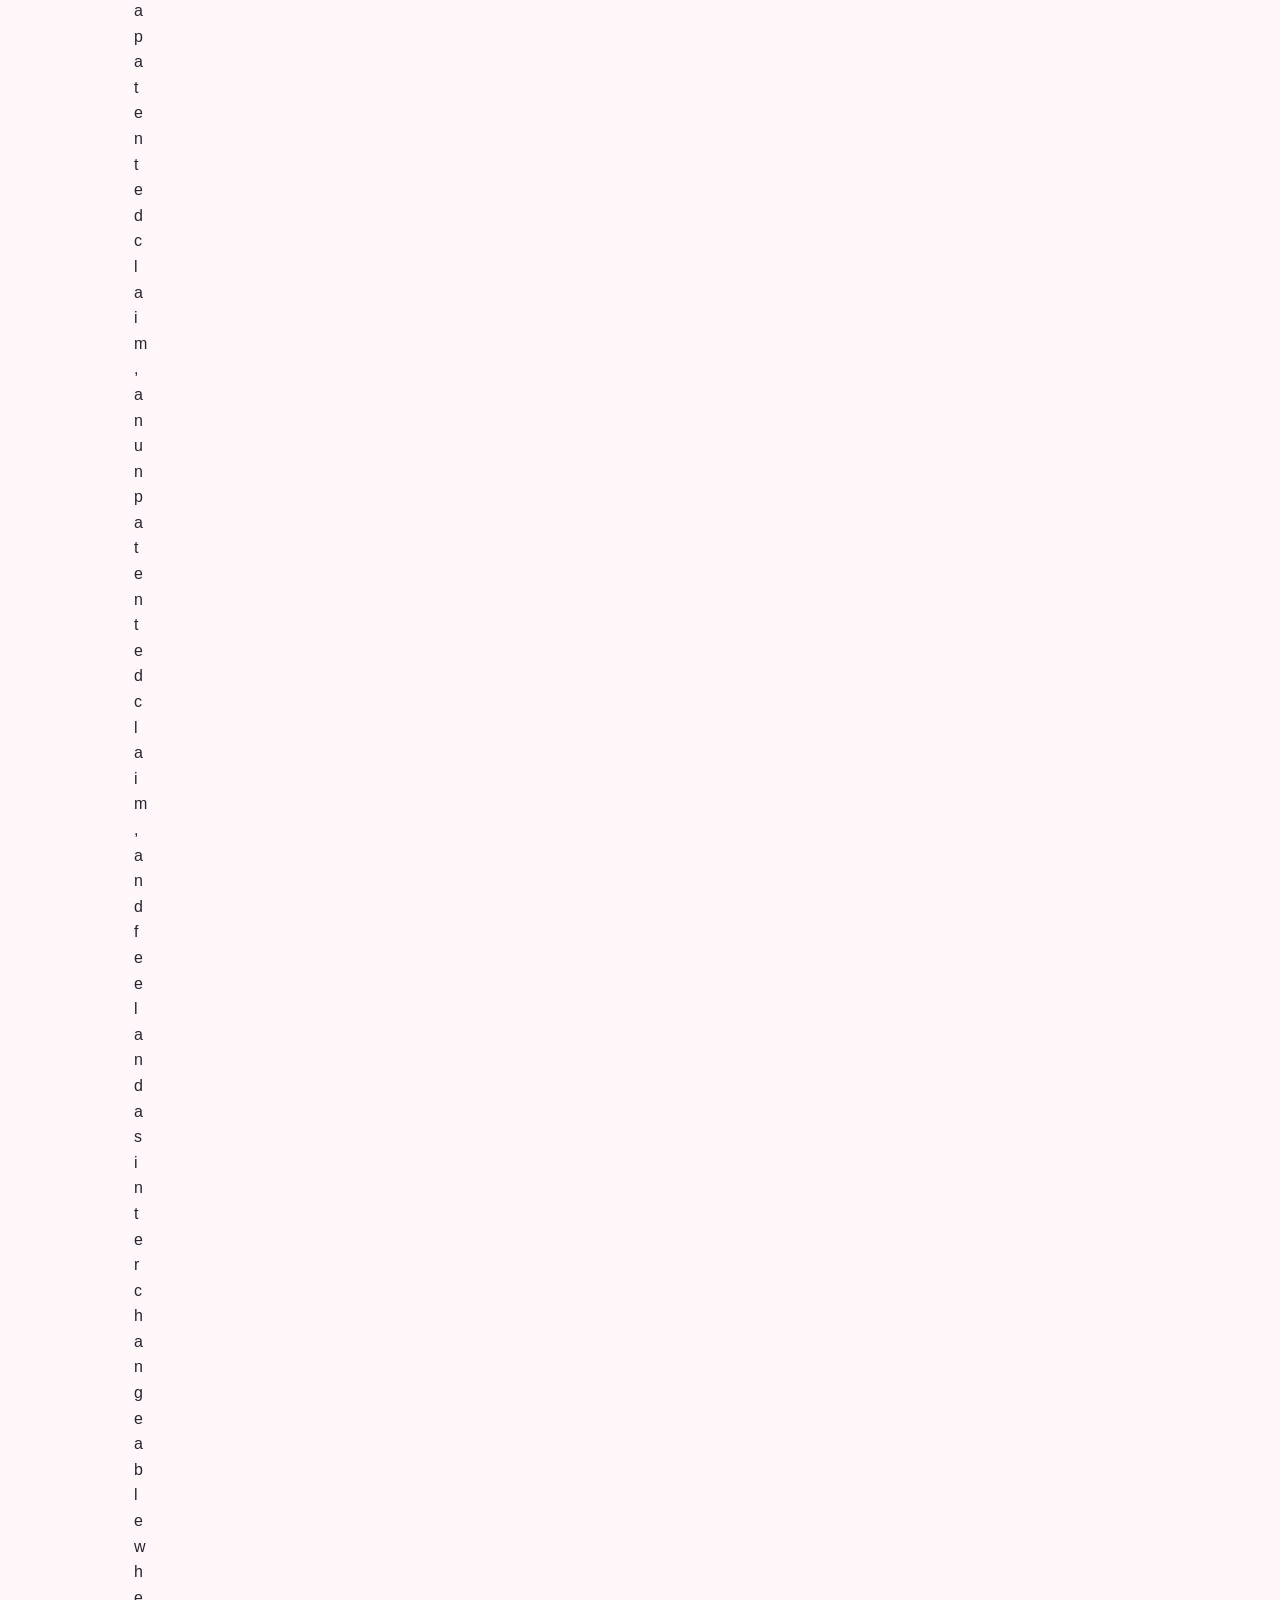
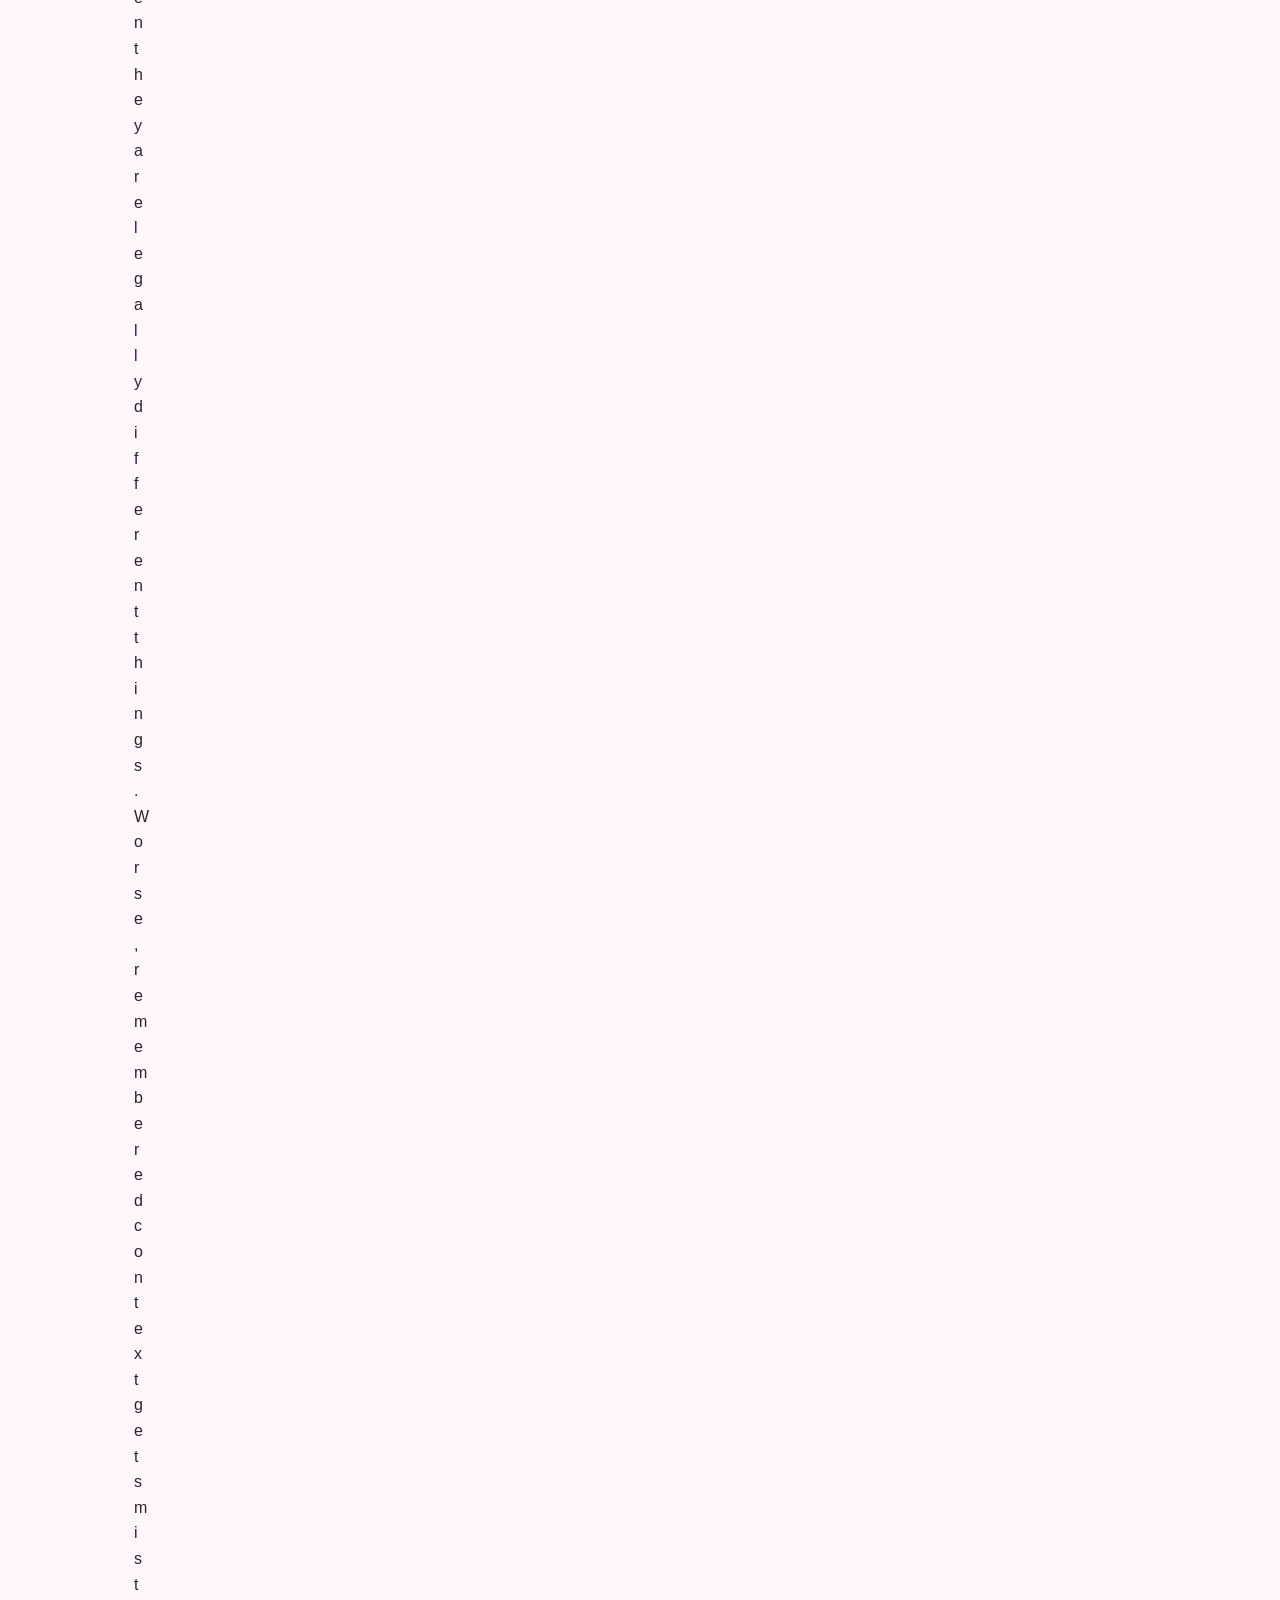
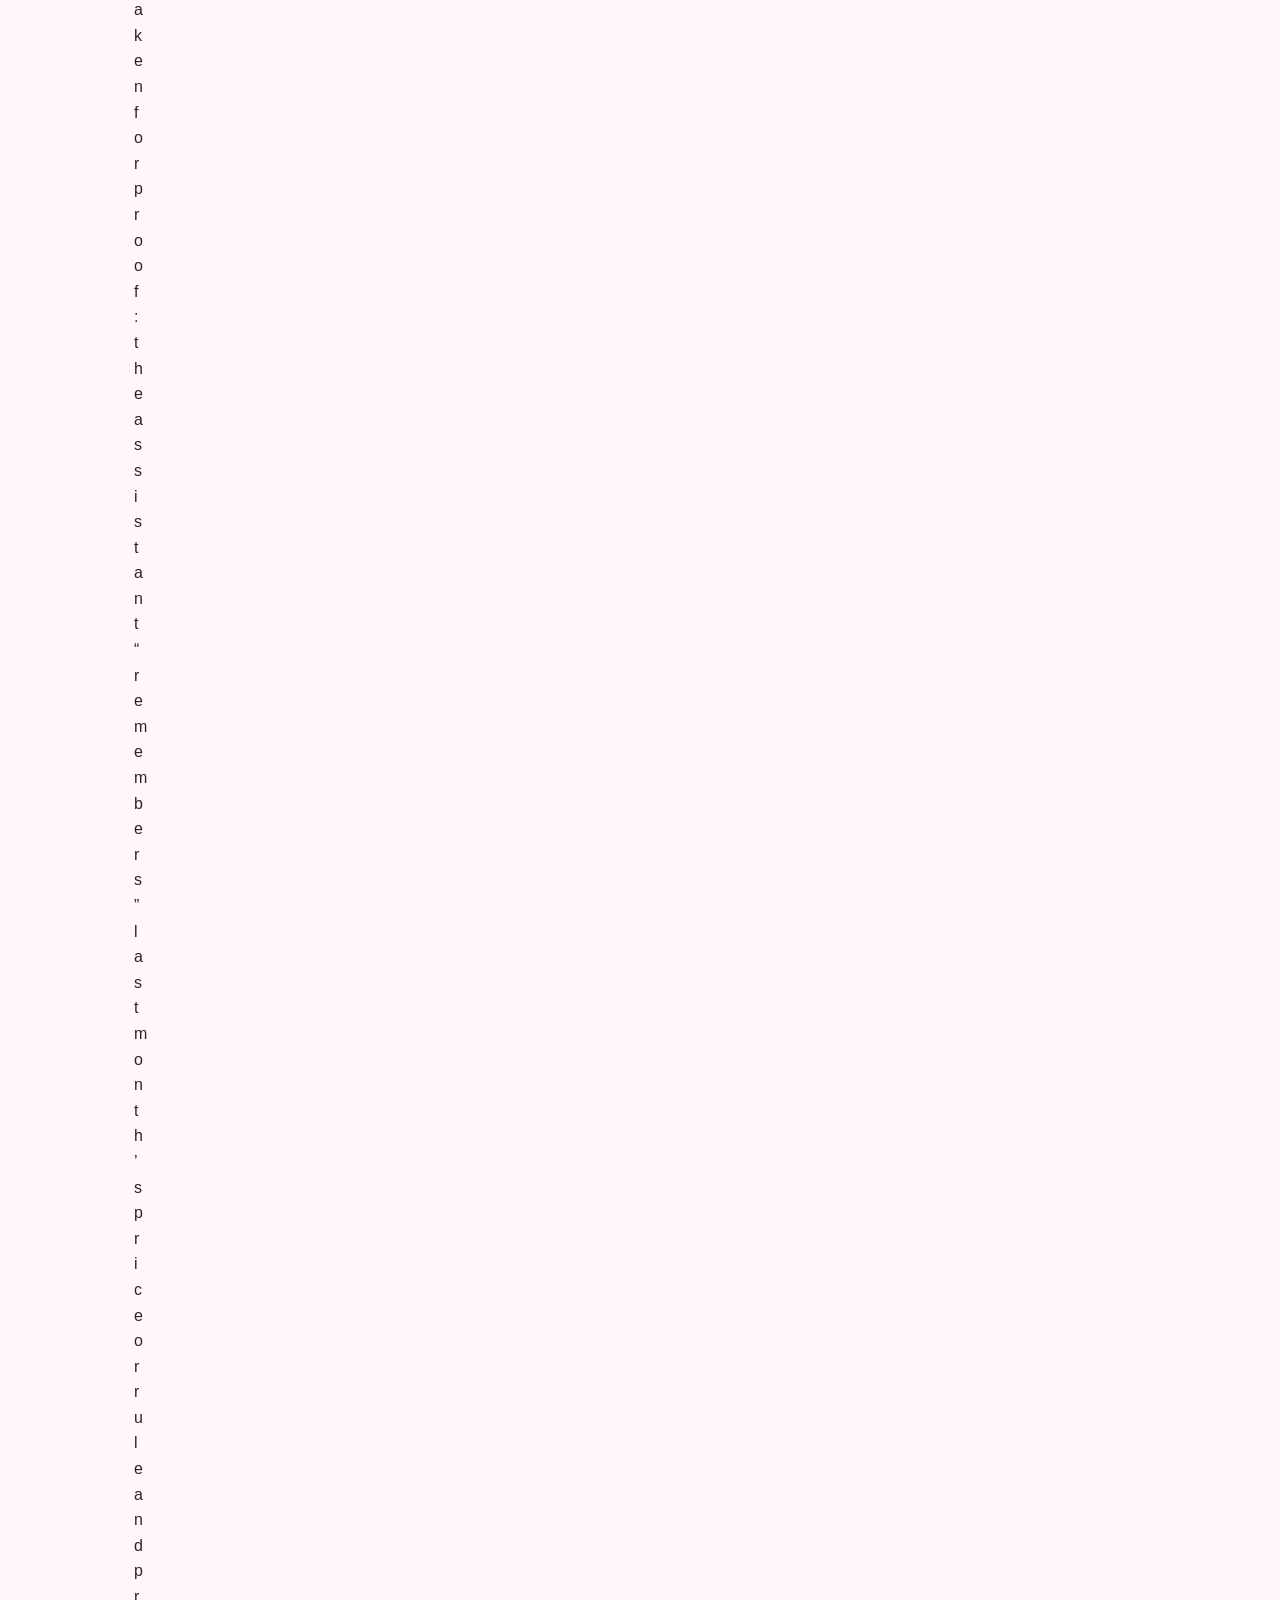
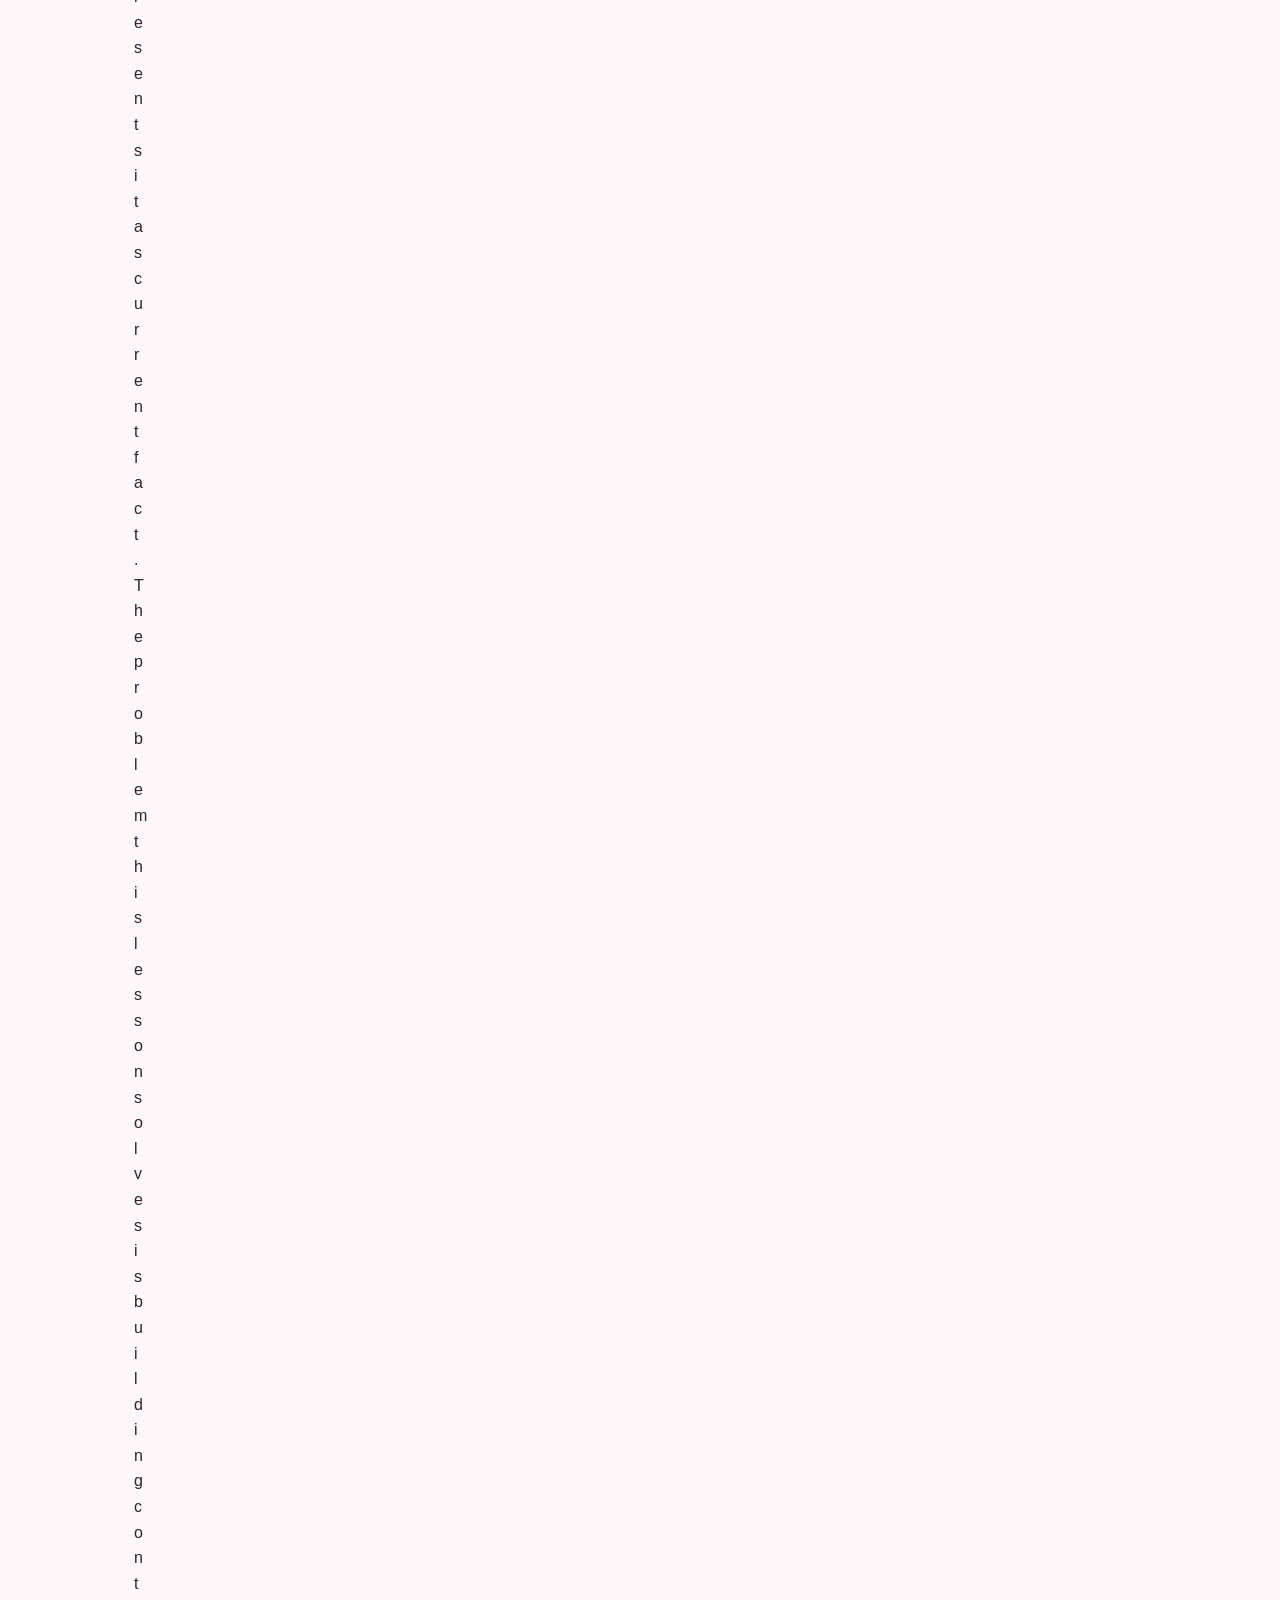
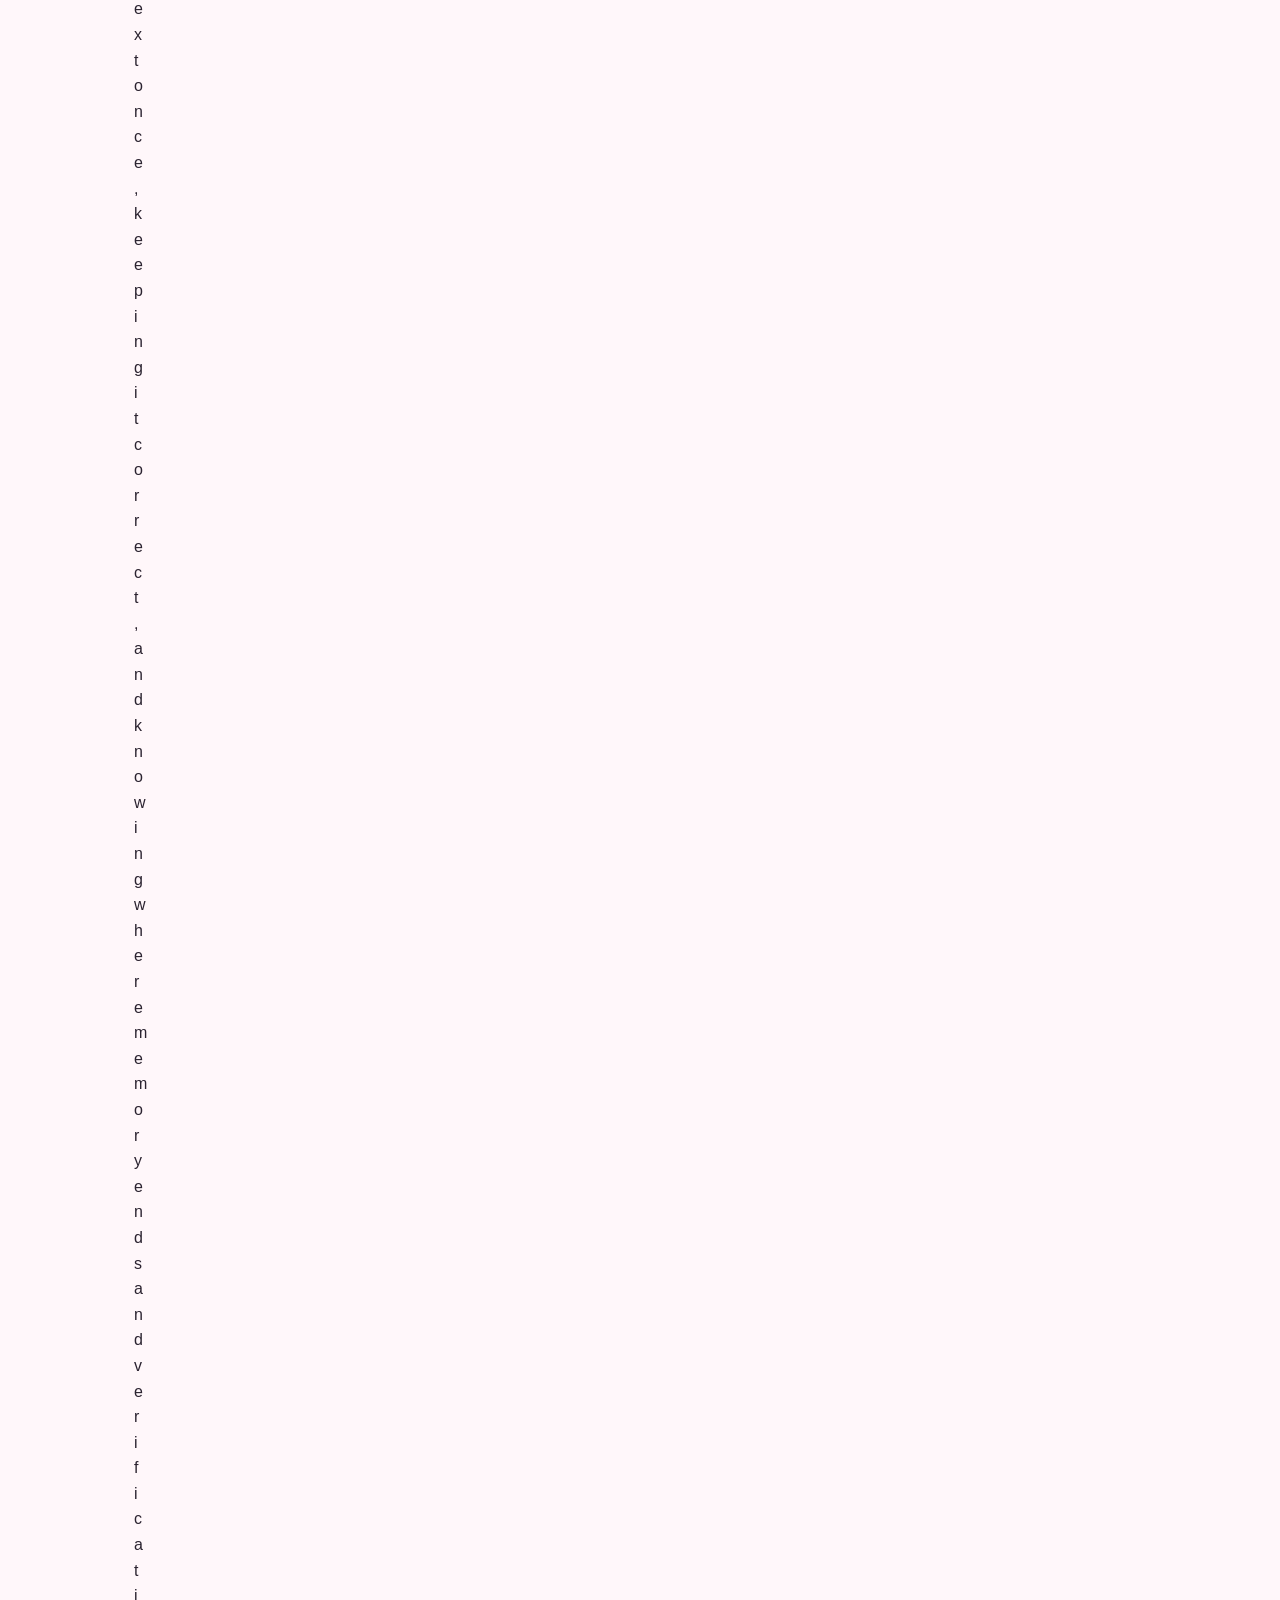
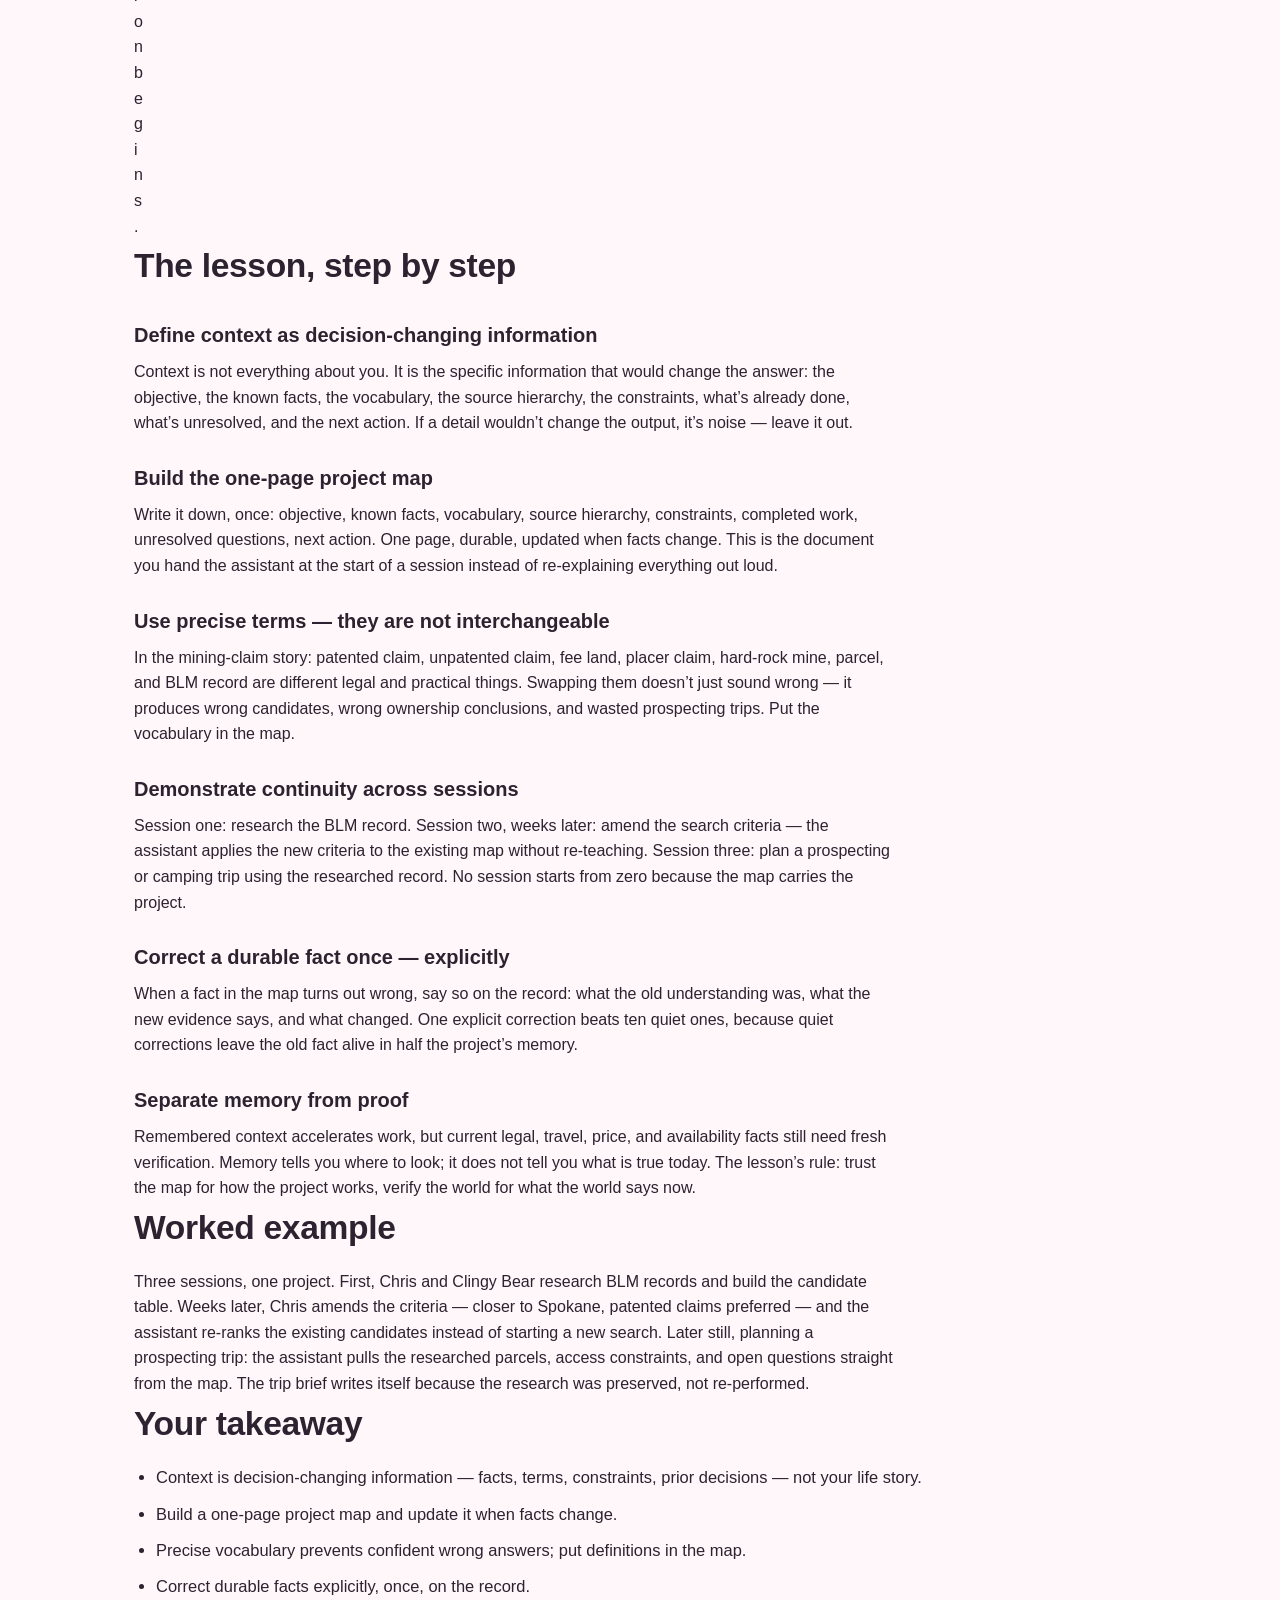
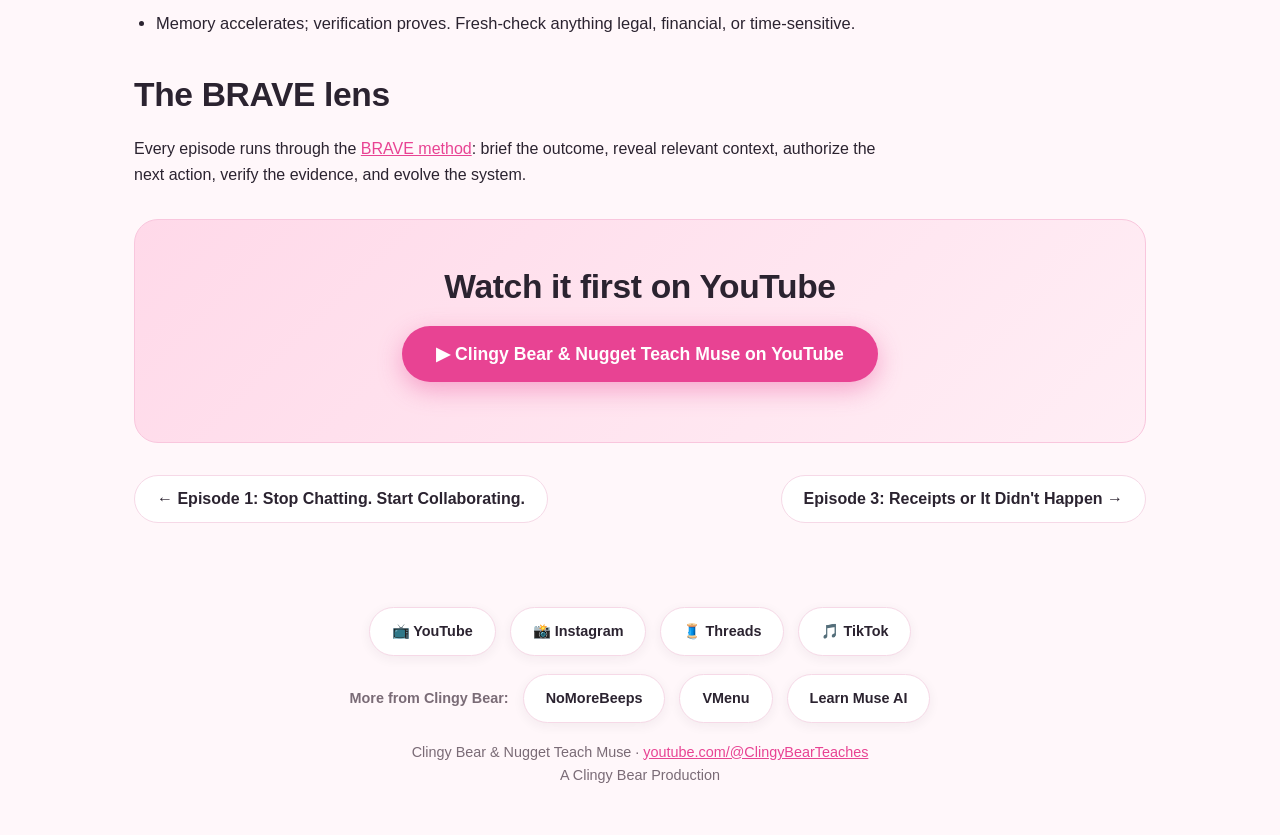
<file: season-1/ep-2-give-your-ai-the-map/index.html>
<!DOCTYPE html>
<html lang="en">
<head>
<meta charset="utf-8">
<meta name="viewport" content="width=device-width, initial-scale=1">
<title>Episode 2: Give Your AI the Map | Clingy Bear &amp; Nugget Teach Muse</title>
<meta name="description" content="Context and continuity through the mining-claim story. Context is decision-changing information, not an autobiography. This lesson builds a one-page…">
<meta name="keywords" content="Clingy Bear &amp; Nugget Teach Muse, AI assistant course, BRAVE method, AI workflows, Chris Pick, episode 2">
<link rel="canonical" href="https://teaches.clingybear.com/season-1/ep-2-give-your-ai-the-map/">
<meta name="robots" content="index, follow">
<meta property="og:type" content="website">
<meta property="og:site_name" content="Clingy Bear & Nugget Teach Muse">
<meta property="og:title" content="Episode 2: Give Your AI the Map — Clingy Bear &amp; Nugget Teach Muse">
<meta property="og:description" content="Context and continuity through the mining-claim story.">
<meta property="og:url" content="https://teaches.clingybear.com/season-1/ep-2-give-your-ai-the-map/">
<meta property="og:image" content="https://teaches.clingybear.com/assets/koala.png">
<meta property="og:image:alt" content="Clingy Bear, the pink koala mascot of Clingy Bear & Nugget Teach Muse">
<meta name="twitter:card" content="summary_large_image">
<meta name="twitter:title" content="Episode 2: Give Your AI the Map — Clingy Bear &amp; Nugget Teach Muse">
<meta name="twitter:description" content="Context and continuity through the mining-claim story.">
<meta name="twitter:image" content="https://teaches.clingybear.com/assets/koala.png">
<link rel="icon" type="image/png" href="/assets/koala.png">
<link rel="apple-touch-icon" href="/assets/koala.png">
<link rel="stylesheet" href="/assets/site.css">
<!-- Google tag (gtag.js) -->
<script async src="https://www.googletagmanager.com/gtag/js?id=G-S5WCYTCSVP"></script>
<script>
window.dataLayer = window.dataLayer || [];
function gtag(){dataLayer.push(arguments);}
gtag('js', new Date());
gtag('config', 'G-S5WCYTCSVP');
</script>
<!-- Geo enrichment: log visitor city + carrier/ISP to GA4 (fail-silent, once per session) -->
<script>
(function(){'use strict';var GEO_URL='https://ipinfo.io/json?token=2e82db2a53ac1c';var KEY='cb_geo_logged_v1';
function send(g){try{if(typeof gtag!=='function')return;
var org=g.org||((g.asn?g.asn+' ':'')+(g.as_name||'')).trim()||'(not set)';
gtag('event','visitor_geo',{geo_city:g.city||'(not set)',geo_region:g.region||'(not set)',geo_country:g.country||g.country_code||'(not set)',geo_org:org});
try{sessionStorage.setItem(KEY,'1');}catch(e){}}catch(e){}}
function lookup(){try{if(sessionStorage.getItem(KEY))return;}catch(e){}
var c,t;try{c=new AbortController();t=setTimeout(function(){try{c.abort();}catch(e){}},4000);}catch(e){return;}
fetch(GEO_URL,{signal:c.signal,credentials:'omit'}).then(function(r){clearTimeout(t);return r.ok?r.json():null;})
.then(function(g){if(g&&g.ip)send(g);}).catch(function(){});}
if(document.readyState==='complete')lookup();else window.addEventListener('load',lookup);})();
</script>
<script type="application/ld+json">
{
  "@context": "https://schema.org",
  "@graph": [
    {
      "@type": "Episode",
      "name": "Give Your AI the Map",
      "episodeNumber": 2,
      "description": "Context is decision-changing information, not an autobiography. This lesson builds a one-page project map \u2014 objective, known facts, vocabulary, source hierarchy, constraints, completed work, unresolved questions, and next action \u2014 and follows the mining-claim story across session",
      "url": "https://teaches.clingybear.com/season-1/ep-2-give-your-ai-the-map/",
      "author": {
        "@type": "Person",
        "name": "Chris Pick"
      },
      "partOfSeries": {
        "@type": "VideoSeries",
        "name": "Clingy Bear & Nugget Teach Muse \u2014 Season 1",
        "url": "https://teaches.clingybear.com/season-1/"
      }
    },
    {
      "@type": "BreadcrumbList",
      "itemListElement": [
        {
          "@type": "ListItem",
          "position": 1,
          "name": "Home",
          "item": "https://teaches.clingybear.com/"
        },
        {
          "@type": "ListItem",
          "position": 2,
          "name": "Season 1",
          "item": "https://teaches.clingybear.com/season-1/"
        },
        {
          "@type": "ListItem",
          "position": 3,
          "name": "Give Your AI the Map"
        }
      ]
    }
  ]
}
</script>
</head>
<body>
<nav class="topnav" aria-label="Primary">
<a class="brand" href="/"><img src="/assets/koala.png" alt="Clingy Bear logo" width="36" height="36"><span>Clingy Bear & Nugget Teach Muse</span></a>
<div class="links">
<a href="/">Home</a>
<a href="/brave/">BRAVE</a>
<a href="/season-1/">Season 1</a>
<a class="yt" href="https://www.youtube.com/@ClingyBearTeaches">▶ YouTube</a>
</div>
</nav>
<main class="wrap">

<nav class="crumbs" aria-label="Breadcrumb"><ol><li><a href="/">Home</a></li><li><a href="/season-1/">Season 1</a></li><li aria-current="page">Episode 2</li></ol></nav>
<p class="epkicker">Season 1 · Episode 2</p>
<h1>Give Your AI the Map</h1>
<p class="lede">Context and continuity through the mining-claim story.</p>
<p class="epstatus">This lesson drops soon — <a href="https://www.youtube.com/@ClingyBearTeaches">subscribe on YouTube</a> so you don't miss it.</p>
<section class="media" aria-label="Episode media"><h2>Watch &amp; listen</h2><div class="media-grid"><figure class="media-slot placeholder" aria-label="Episode video coming soon"><div class="media-empty"><span class="emoji" aria-hidden="true">🎬</span><p><strong>Episode video — coming soon</strong></p><p class="hint">Drop in your episode file and it plays here.</p></div></figure><figure class="media-slot placeholder" aria-label="Episode voiceover coming soon"><div class="media-empty"><span class="emoji" aria-hidden="true">🎙️</span><p><strong>Voiceover — coming soon</strong></p><p class="hint">Drop in your voiceover file and it plays here.</p></div></figure></div></section>
<p class="article-intro">The assistant can’t know what you never said — and what it doesn’t know, it will invent confidently. This lesson is about context as decision-changing information: not your autobiography, but the facts, vocabulary, constraints, and prior decisions that change the answer. The vehicle is a real story: Chris’s mining-claim research, where precise terms and a durable project map turned months of scattered questions into one continuous project.</p>
<h2>The problem this lesson solves</h2>
<p>W</p>
<p>i</p>
<p>t</p>
<p>h</p>
<p>o</p>
<p>u</p>
<p>t</p>
<p> </p>
<p>a</p>
<p> </p>
<p>m</p>
<p>a</p>
<p>p</p>
<p>,</p>
<p> </p>
<p>e</p>
<p>v</p>
<p>e</p>
<p>r</p>
<p>y</p>
<p> </p>
<p>s</p>
<p>e</p>
<p>s</p>
<p>s</p>
<p>i</p>
<p>o</p>
<p>n</p>
<p> </p>
<p>i</p>
<p>s</p>
<p> </p>
<p>d</p>
<p>a</p>
<p>y</p>
<p> </p>
<p>o</p>
<p>n</p>
<p>e</p>
<p>.</p>
<p> </p>
<p>Y</p>
<p>o</p>
<p>u</p>
<p> </p>
<p>r</p>
<p>e</p>
<p>-</p>
<p>t</p>
<p>e</p>
<p>a</p>
<p>c</p>
<p>h</p>
<p> </p>
<p>t</p>
<p>h</p>
<p>e</p>
<p> </p>
<p>p</p>
<p>r</p>
<p>o</p>
<p>j</p>
<p>e</p>
<p>c</p>
<p>t</p>
<p>,</p>
<p> </p>
<p>r</p>
<p>e</p>
<p>-</p>
<p>e</p>
<p>x</p>
<p>p</p>
<p>l</p>
<p>a</p>
<p>i</p>
<p>n</p>
<p> </p>
<p>t</p>
<p>h</p>
<p>e</p>
<p> </p>
<p>t</p>
<p>e</p>
<p>r</p>
<p>m</p>
<p>s</p>
<p>,</p>
<p> </p>
<p>a</p>
<p>n</p>
<p>d</p>
<p> </p>
<p>w</p>
<p>a</p>
<p>t</p>
<p>c</p>
<p>h</p>
<p> </p>
<p>t</p>
<p>h</p>
<p>e</p>
<p> </p>
<p>a</p>
<p>s</p>
<p>s</p>
<p>i</p>
<p>s</p>
<p>t</p>
<p>a</p>
<p>n</p>
<p>t</p>
<p> </p>
<p>c</p>
<p>o</p>
<p>n</p>
<p>f</p>
<p>i</p>
<p>d</p>
<p>e</p>
<p>n</p>
<p>t</p>
<p>l</p>
<p>y</p>
<p> </p>
<p>m</p>
<p>i</p>
<p>x</p>
<p> </p>
<p>u</p>
<p>p</p>
<p> </p>
<p>t</p>
<p>h</p>
<p>i</p>
<p>n</p>
<p>g</p>
<p>s</p>
<p> </p>
<p>y</p>
<p>o</p>
<p>u</p>
<p> </p>
<p>t</p>
<p>h</p>
<p>o</p>
<p>u</p>
<p>g</p>
<p>h</p>
<p>t</p>
<p> </p>
<p>w</p>
<p>e</p>
<p>r</p>
<p>e</p>
<p> </p>
<p>s</p>
<p>e</p>
<p>t</p>
<p>t</p>
<p>l</p>
<p>e</p>
<p>d</p>
<p> </p>
<p>—</p>
<p> </p>
<p>l</p>
<p>i</p>
<p>k</p>
<p>e</p>
<p> </p>
<p>t</p>
<p>r</p>
<p>e</p>
<p>a</p>
<p>t</p>
<p>i</p>
<p>n</p>
<p>g</p>
<p> </p>
<p>a</p>
<p> </p>
<p>p</p>
<p>a</p>
<p>t</p>
<p>e</p>
<p>n</p>
<p>t</p>
<p>e</p>
<p>d</p>
<p> </p>
<p>c</p>
<p>l</p>
<p>a</p>
<p>i</p>
<p>m</p>
<p>,</p>
<p> </p>
<p>a</p>
<p>n</p>
<p> </p>
<p>u</p>
<p>n</p>
<p>p</p>
<p>a</p>
<p>t</p>
<p>e</p>
<p>n</p>
<p>t</p>
<p>e</p>
<p>d</p>
<p> </p>
<p>c</p>
<p>l</p>
<p>a</p>
<p>i</p>
<p>m</p>
<p>,</p>
<p> </p>
<p>a</p>
<p>n</p>
<p>d</p>
<p> </p>
<p>f</p>
<p>e</p>
<p>e</p>
<p> </p>
<p>l</p>
<p>a</p>
<p>n</p>
<p>d</p>
<p> </p>
<p>a</p>
<p>s</p>
<p> </p>
<p>i</p>
<p>n</p>
<p>t</p>
<p>e</p>
<p>r</p>
<p>c</p>
<p>h</p>
<p>a</p>
<p>n</p>
<p>g</p>
<p>e</p>
<p>a</p>
<p>b</p>
<p>l</p>
<p>e</p>
<p> </p>
<p>w</p>
<p>h</p>
<p>e</p>
<p>n</p>
<p> </p>
<p>t</p>
<p>h</p>
<p>e</p>
<p>y</p>
<p> </p>
<p>a</p>
<p>r</p>
<p>e</p>
<p> </p>
<p>l</p>
<p>e</p>
<p>g</p>
<p>a</p>
<p>l</p>
<p>l</p>
<p>y</p>
<p> </p>
<p>d</p>
<p>i</p>
<p>f</p>
<p>f</p>
<p>e</p>
<p>r</p>
<p>e</p>
<p>n</p>
<p>t</p>
<p> </p>
<p>t</p>
<p>h</p>
<p>i</p>
<p>n</p>
<p>g</p>
<p>s</p>
<p>.</p>
<p> </p>
<p>W</p>
<p>o</p>
<p>r</p>
<p>s</p>
<p>e</p>
<p>,</p>
<p> </p>
<p>r</p>
<p>e</p>
<p>m</p>
<p>e</p>
<p>m</p>
<p>b</p>
<p>e</p>
<p>r</p>
<p>e</p>
<p>d</p>
<p> </p>
<p>c</p>
<p>o</p>
<p>n</p>
<p>t</p>
<p>e</p>
<p>x</p>
<p>t</p>
<p> </p>
<p>g</p>
<p>e</p>
<p>t</p>
<p>s</p>
<p> </p>
<p>m</p>
<p>i</p>
<p>s</p>
<p>t</p>
<p>a</p>
<p>k</p>
<p>e</p>
<p>n</p>
<p> </p>
<p>f</p>
<p>o</p>
<p>r</p>
<p> </p>
<p>p</p>
<p>r</p>
<p>o</p>
<p>o</p>
<p>f</p>
<p>:</p>
<p> </p>
<p>t</p>
<p>h</p>
<p>e</p>
<p> </p>
<p>a</p>
<p>s</p>
<p>s</p>
<p>i</p>
<p>s</p>
<p>t</p>
<p>a</p>
<p>n</p>
<p>t</p>
<p> </p>
<p>“</p>
<p>r</p>
<p>e</p>
<p>m</p>
<p>e</p>
<p>m</p>
<p>b</p>
<p>e</p>
<p>r</p>
<p>s</p>
<p>”</p>
<p> </p>
<p>l</p>
<p>a</p>
<p>s</p>
<p>t</p>
<p> </p>
<p>m</p>
<p>o</p>
<p>n</p>
<p>t</p>
<p>h</p>
<p>’</p>
<p>s</p>
<p> </p>
<p>p</p>
<p>r</p>
<p>i</p>
<p>c</p>
<p>e</p>
<p> </p>
<p>o</p>
<p>r</p>
<p> </p>
<p>r</p>
<p>u</p>
<p>l</p>
<p>e</p>
<p> </p>
<p>a</p>
<p>n</p>
<p>d</p>
<p> </p>
<p>p</p>
<p>r</p>
<p>e</p>
<p>s</p>
<p>e</p>
<p>n</p>
<p>t</p>
<p>s</p>
<p> </p>
<p>i</p>
<p>t</p>
<p> </p>
<p>a</p>
<p>s</p>
<p> </p>
<p>c</p>
<p>u</p>
<p>r</p>
<p>r</p>
<p>e</p>
<p>n</p>
<p>t</p>
<p> </p>
<p>f</p>
<p>a</p>
<p>c</p>
<p>t</p>
<p>.</p>
<p> </p>
<p>T</p>
<p>h</p>
<p>e</p>
<p> </p>
<p>p</p>
<p>r</p>
<p>o</p>
<p>b</p>
<p>l</p>
<p>e</p>
<p>m</p>
<p> </p>
<p>t</p>
<p>h</p>
<p>i</p>
<p>s</p>
<p> </p>
<p>l</p>
<p>e</p>
<p>s</p>
<p>s</p>
<p>o</p>
<p>n</p>
<p> </p>
<p>s</p>
<p>o</p>
<p>l</p>
<p>v</p>
<p>e</p>
<p>s</p>
<p> </p>
<p>i</p>
<p>s</p>
<p> </p>
<p>b</p>
<p>u</p>
<p>i</p>
<p>l</p>
<p>d</p>
<p>i</p>
<p>n</p>
<p>g</p>
<p> </p>
<p>c</p>
<p>o</p>
<p>n</p>
<p>t</p>
<p>e</p>
<p>x</p>
<p>t</p>
<p> </p>
<p>o</p>
<p>n</p>
<p>c</p>
<p>e</p>
<p>,</p>
<p> </p>
<p>k</p>
<p>e</p>
<p>e</p>
<p>p</p>
<p>i</p>
<p>n</p>
<p>g</p>
<p> </p>
<p>i</p>
<p>t</p>
<p> </p>
<p>c</p>
<p>o</p>
<p>r</p>
<p>r</p>
<p>e</p>
<p>c</p>
<p>t</p>
<p>,</p>
<p> </p>
<p>a</p>
<p>n</p>
<p>d</p>
<p> </p>
<p>k</p>
<p>n</p>
<p>o</p>
<p>w</p>
<p>i</p>
<p>n</p>
<p>g</p>
<p> </p>
<p>w</p>
<p>h</p>
<p>e</p>
<p>r</p>
<p>e</p>
<p> </p>
<p>m</p>
<p>e</p>
<p>m</p>
<p>o</p>
<p>r</p>
<p>y</p>
<p> </p>
<p>e</p>
<p>n</p>
<p>d</p>
<p>s</p>
<p> </p>
<p>a</p>
<p>n</p>
<p>d</p>
<p> </p>
<p>v</p>
<p>e</p>
<p>r</p>
<p>i</p>
<p>f</p>
<p>i</p>
<p>c</p>
<p>a</p>
<p>t</p>
<p>i</p>
<p>o</p>
<p>n</p>
<p> </p>
<p>b</p>
<p>e</p>
<p>g</p>
<p>i</p>
<p>n</p>
<p>s</p>
<p>.</p>
<h2>The lesson, step by step</h2>
<h3>Define context as decision-changing information</h3>
<p>Context is not everything about you. It is the specific information that would change the answer: the objective, the known facts, the vocabulary, the source hierarchy, the constraints, what’s already done, what’s unresolved, and the next action. If a detail wouldn’t change the output, it’s noise — leave it out.</p>
<h3>Build the one-page project map</h3>
<p>Write it down, once: objective, known facts, vocabulary, source hierarchy, constraints, completed work, unresolved questions, next action. One page, durable, updated when facts change. This is the document you hand the assistant at the start of a session instead of re-explaining everything out loud.</p>
<h3>Use precise terms — they are not interchangeable</h3>
<p>In the mining-claim story: patented claim, unpatented claim, fee land, placer claim, hard-rock mine, parcel, and BLM record are different legal and practical things. Swapping them doesn’t just sound wrong — it produces wrong candidates, wrong ownership conclusions, and wasted prospecting trips. Put the vocabulary in the map.</p>
<h3>Demonstrate continuity across sessions</h3>
<p>Session one: research the BLM record. Session two, weeks later: amend the search criteria — the assistant applies the new criteria to the existing map without re-teaching. Session three: plan a prospecting or camping trip using the researched record. No session starts from zero because the map carries the project.</p>
<h3>Correct a durable fact once — explicitly</h3>
<p>When a fact in the map turns out wrong, say so on the record: what the old understanding was, what the new evidence says, and what changed. One explicit correction beats ten quiet ones, because quiet corrections leave the old fact alive in half the project’s memory.</p>
<h3>Separate memory from proof</h3>
<p>Remembered context accelerates work, but current legal, travel, price, and availability facts still need fresh verification. Memory tells you where to look; it does not tell you what is true today. The lesson’s rule: trust the map for how the project works, verify the world for what the world says now.</p>
<h2>Worked example</h2>
<p>Three sessions, one project. First, Chris and Clingy Bear research BLM records and build the candidate table. Weeks later, Chris amends the criteria — closer to Spokane, patented claims preferred — and the assistant re-ranks the existing candidates instead of starting a new search. Later still, planning a prospecting trip: the assistant pulls the researched parcels, access constraints, and open questions straight from the map. The trip brief writes itself because the research was preserved, not re-performed.</p>
<h2>Your takeaway</h2>
<ul class="beats">
<li>Context is decision-changing information — facts, terms, constraints, prior decisions — not your life story.</li>
<li>Build a one-page project map and update it when facts change.</li>
<li>Precise vocabulary prevents confident wrong answers; put definitions in the map.</li>
<li>Correct durable facts explicitly, once, on the record.</li>
<li>Memory accelerates; verification proves. Fresh-check anything legal, financial, or time-sensitive.</li>
</ul>
<h2>The BRAVE lens</h2>
<p>Every episode runs through the <a href="/brave/">BRAVE method</a>: brief the outcome, reveal relevant context, authorize the next action, verify the evidence, and evolve the system.</p>
<section class="cta-box">
<h2>Watch it first on YouTube</h2>
<p><a class="cta" href="https://www.youtube.com/@ClingyBearTeaches">▶ Clingy Bear & Nugget Teach Muse on YouTube</a></p>
</section>
<nav class="epnav" aria-label="Episode navigation"><a class="prev" href="/season-1/ep-1-stop-chatting-start-collaborating/">← Episode 1: Stop Chatting. Start Collaborating.</a> <a class="next" href="/season-1/ep-3-receipts-or-it-didnt-happen/">Episode 3: Receipts or It Didn&#x27;t Happen →</a></nav>
</main>
<footer>
<nav class="socials" aria-label="Social links">
<a href="https://www.youtube.com/@ClingyBearTeaches">📺 YouTube</a>
<a href="https://www.instagram.com/clingybearteaches/">📸 Instagram</a>
<a href="https://www.threads.com/@clingybearteaches">🧵 Threads</a>
<a href="https://www.tiktok.com/@clingybearteaches">🎵 TikTok</a>
</nav>
<nav class="socials empire" aria-label="More from Clingy Bear">
<span class="empire-label">More from Clingy Bear:</span>
<a href="https://www.nomorebeeps.com">NoMoreBeeps</a>
<a href="https://vmenu.com">VMenu</a>
<a href="https://learnmuse.ai">Learn Muse AI</a>
</nav>
<p>Clingy Bear & Nugget Teach Muse · <a href="https://www.youtube.com/@ClingyBearTeaches">youtube.com/@ClingyBearTeaches</a></p>
<p>A Clingy Bear Production</p>
</footer>
</body>
</html>
</file>
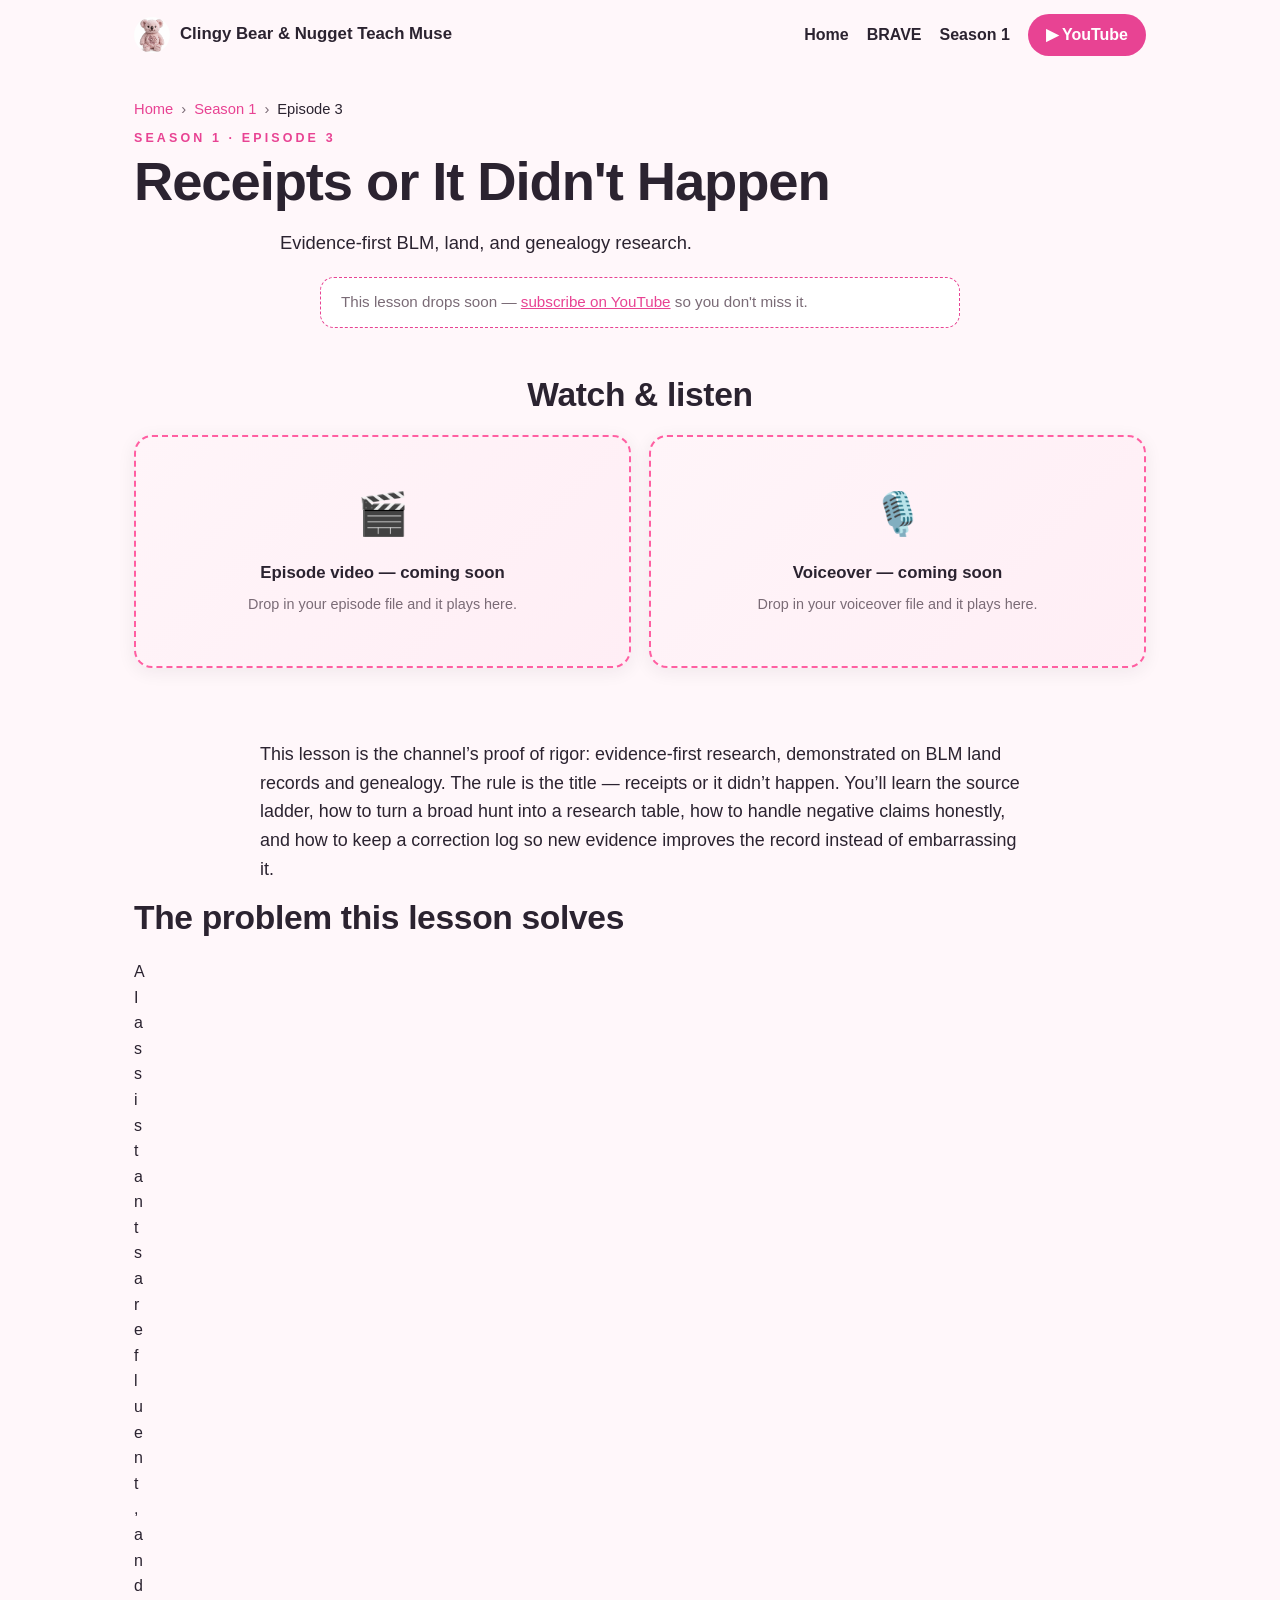
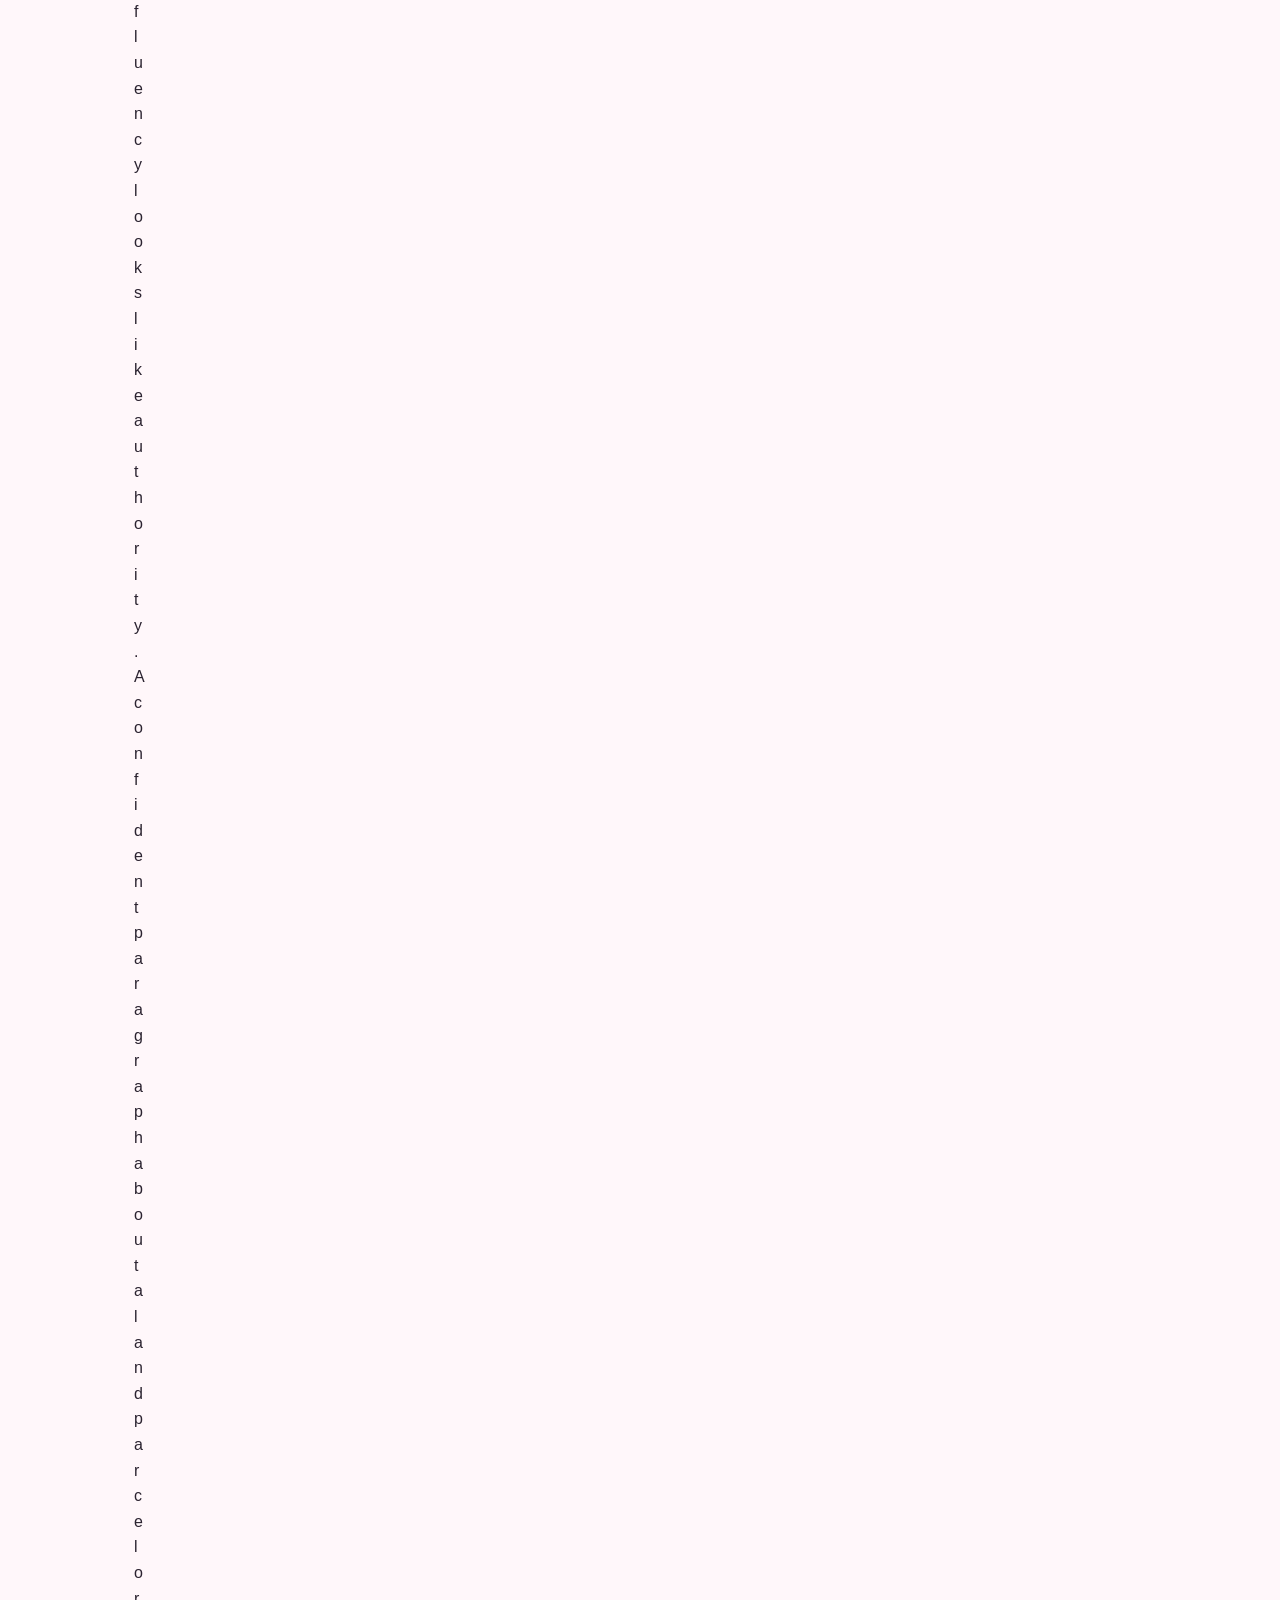
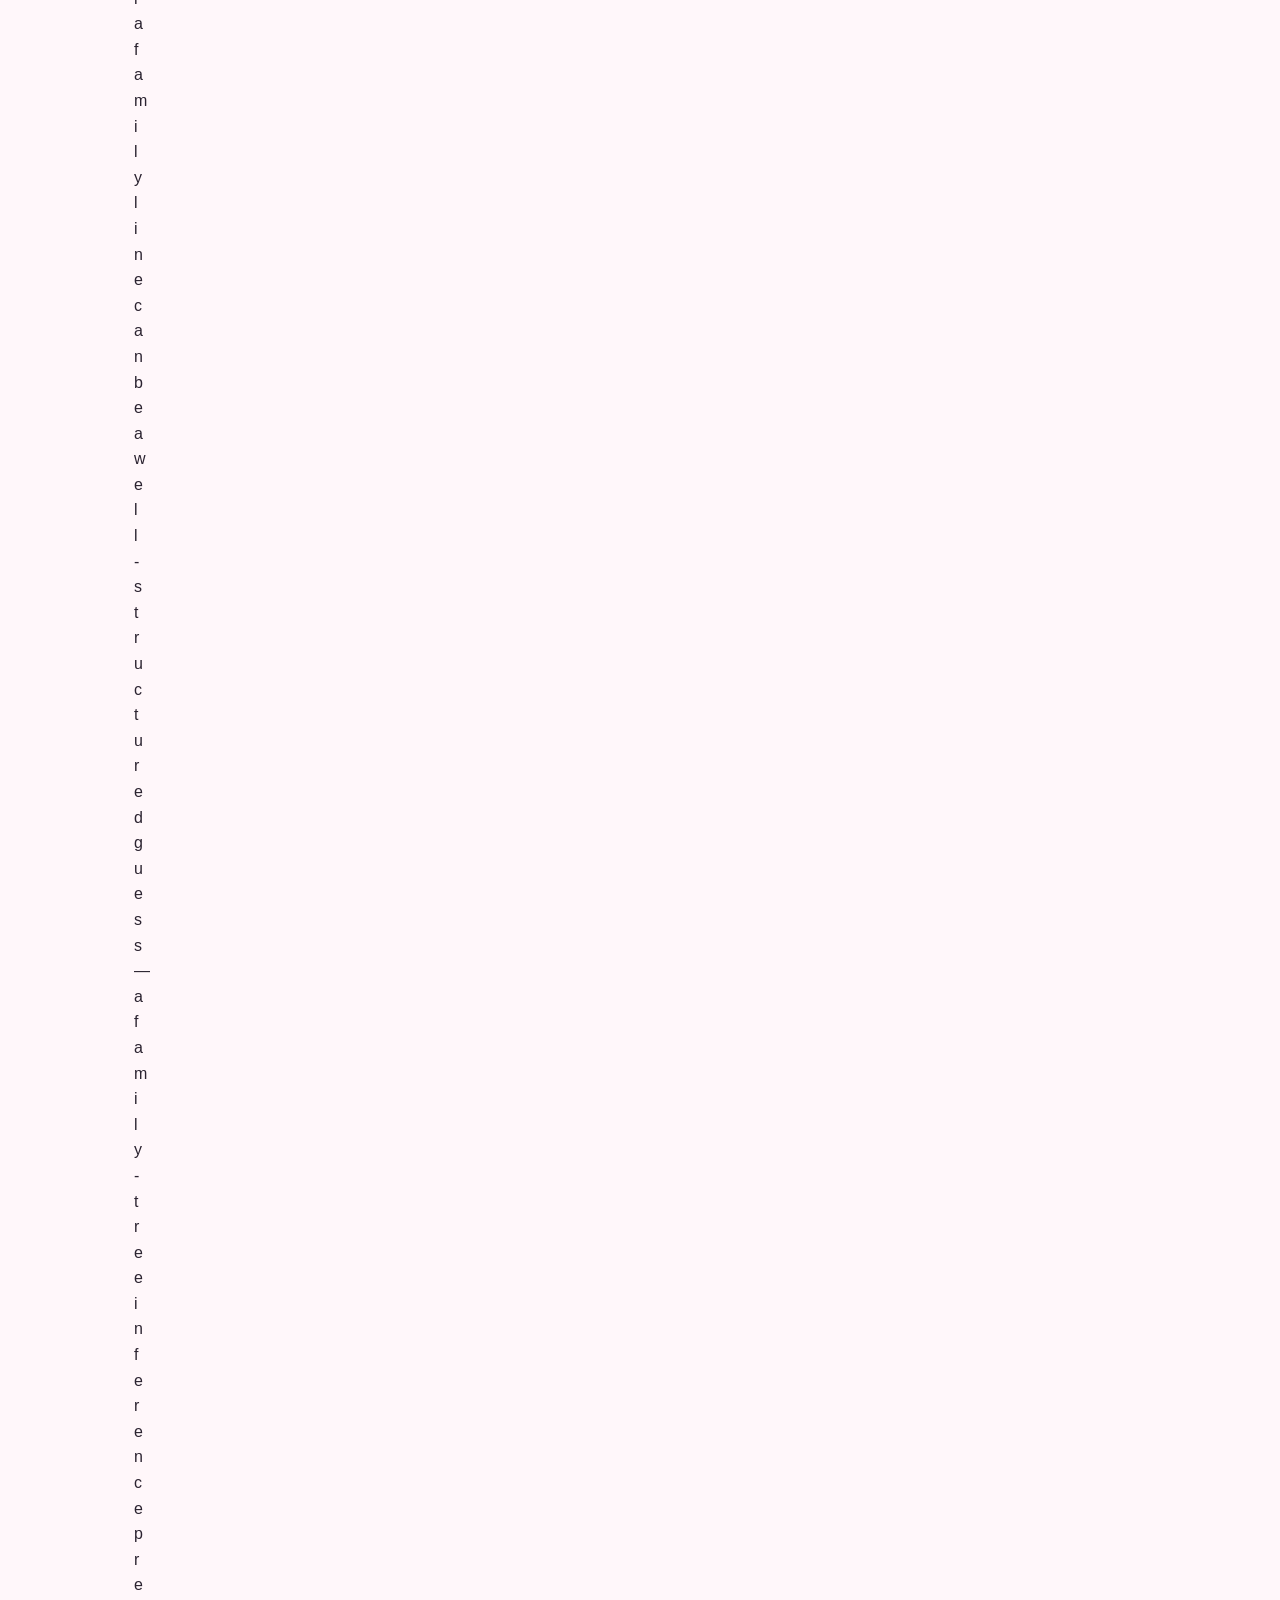
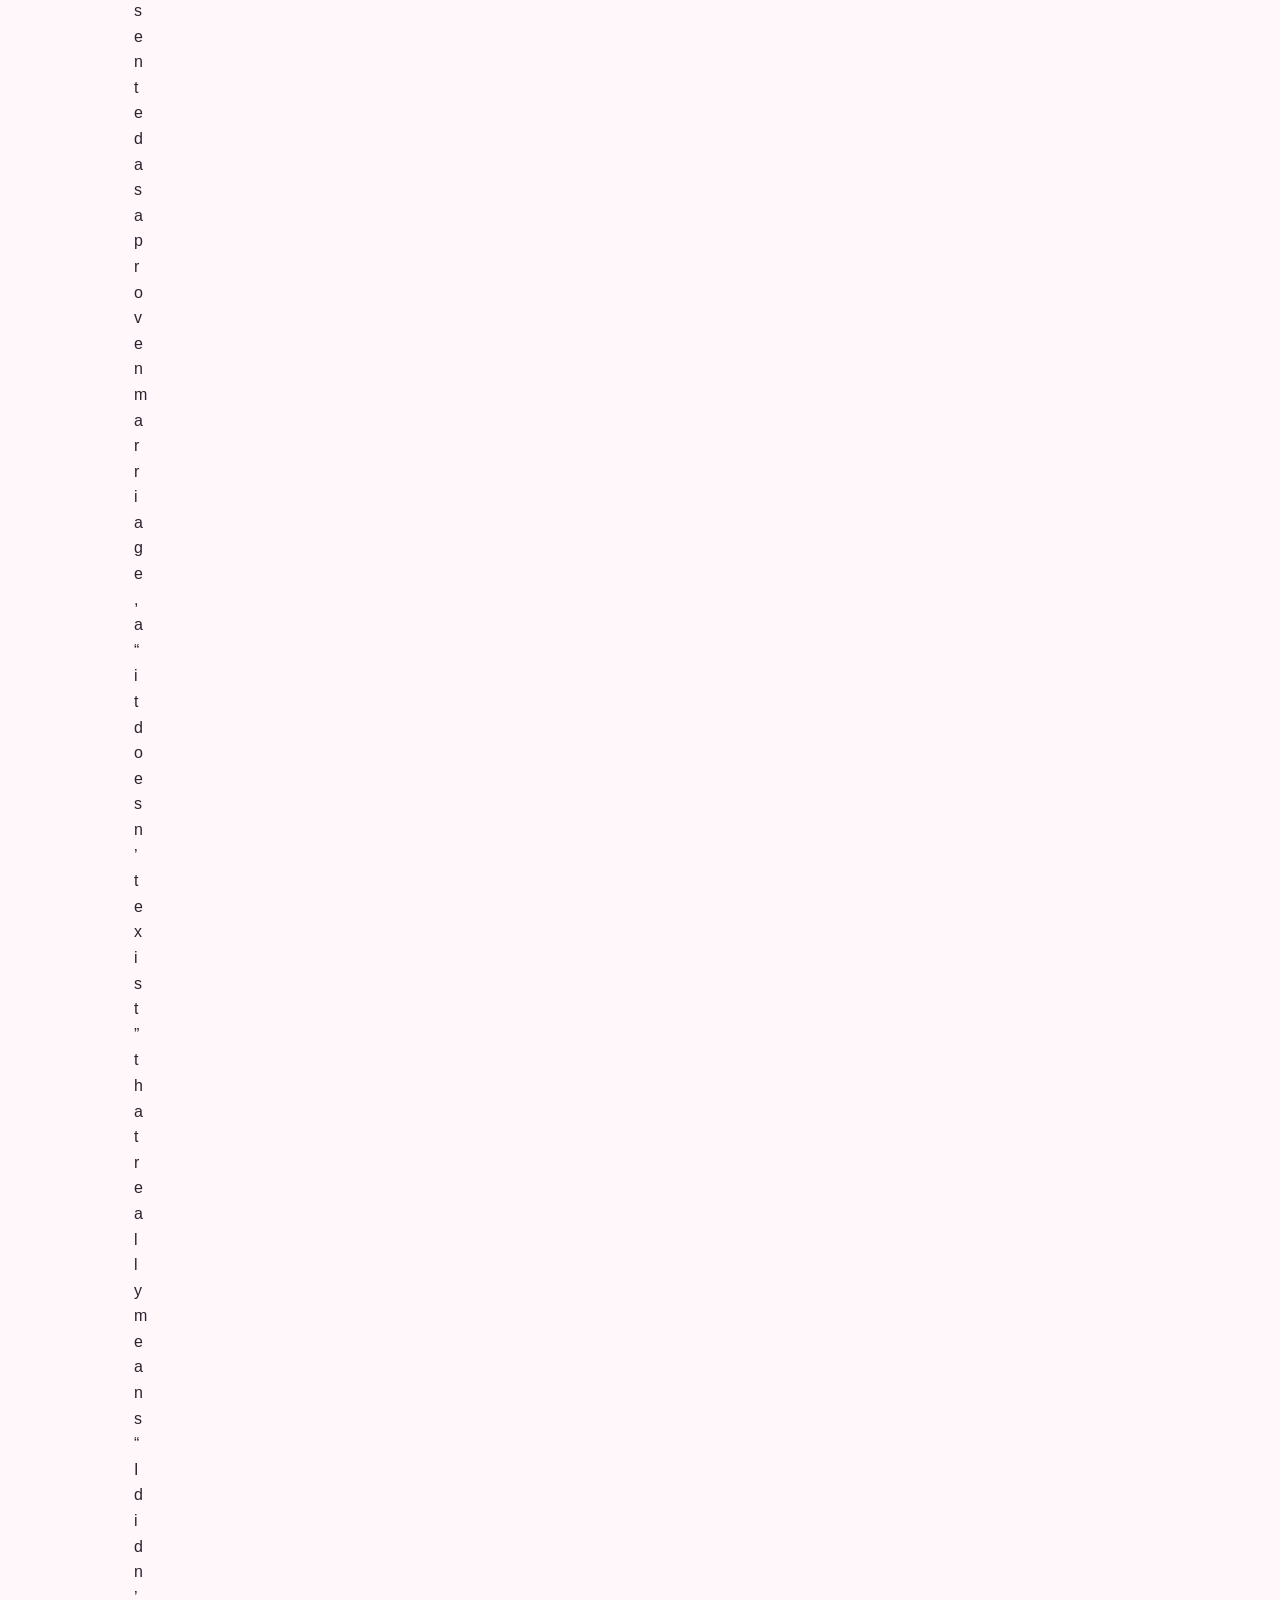
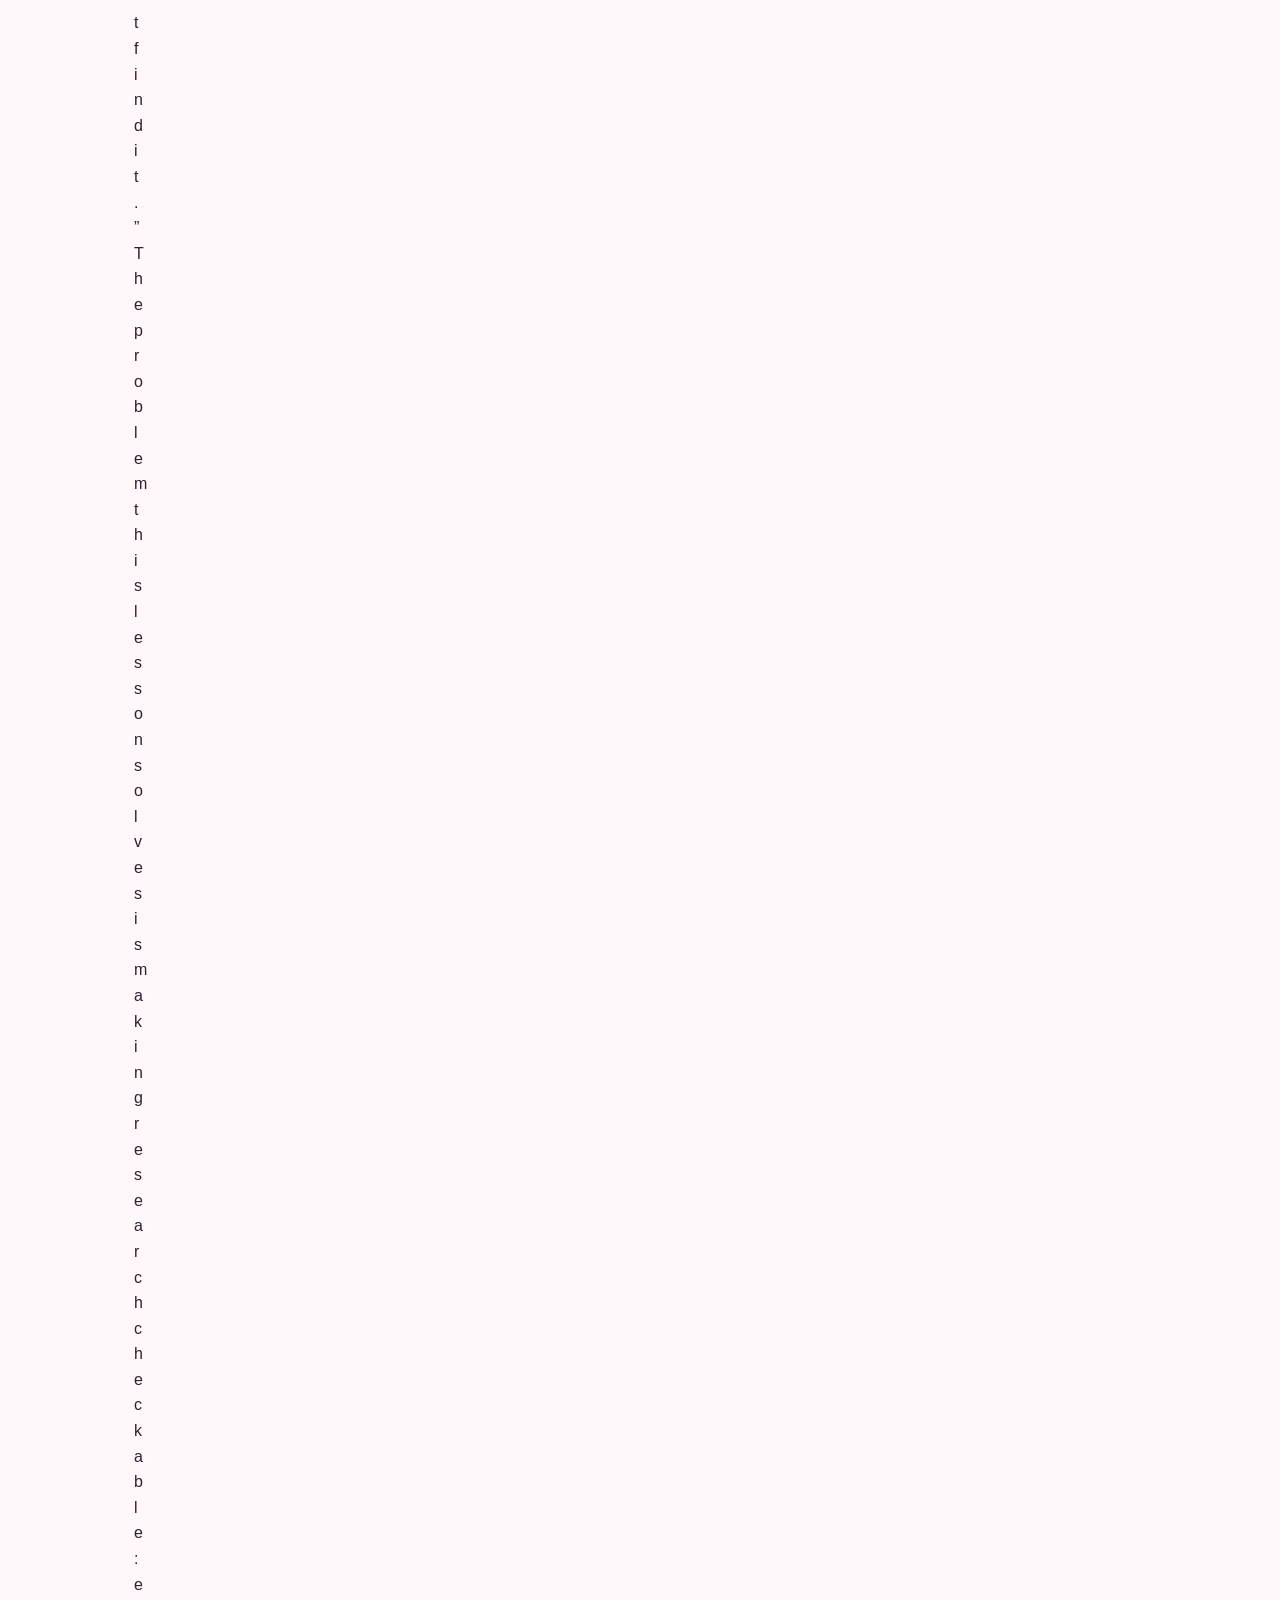
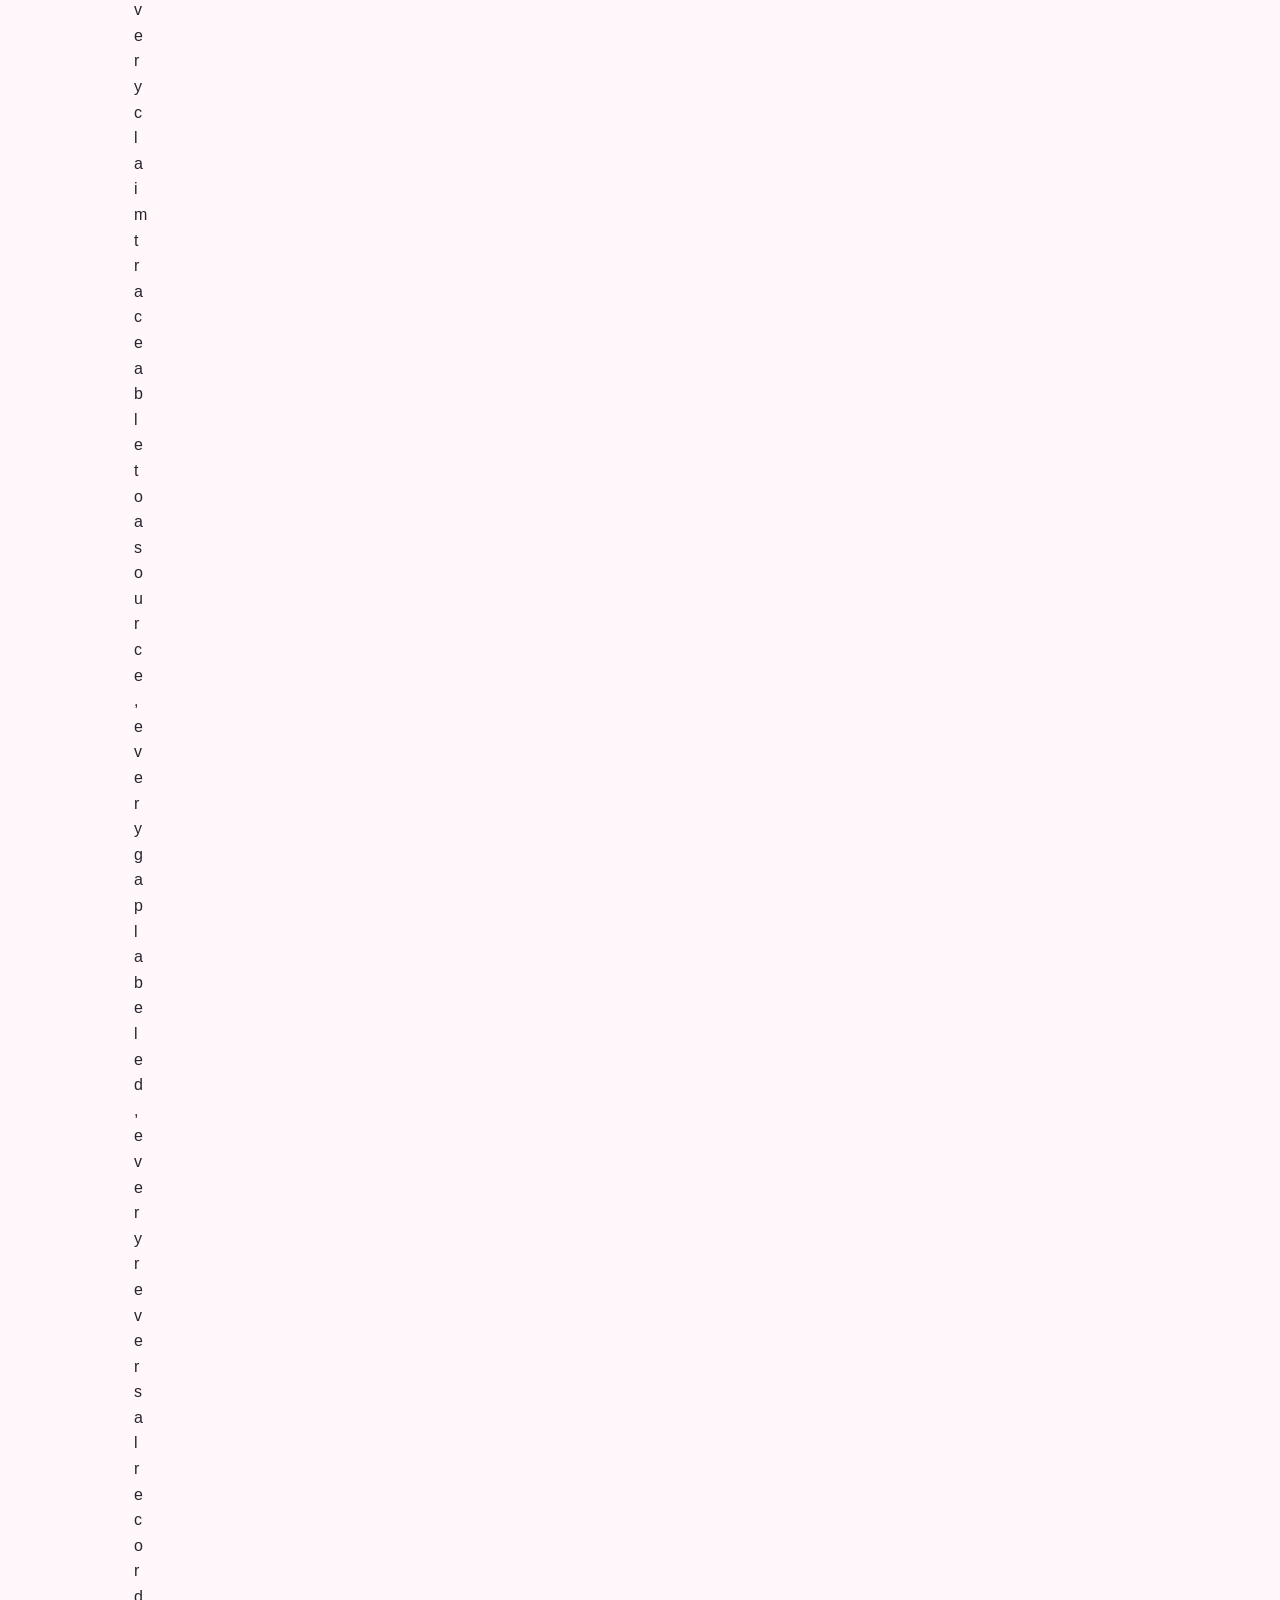
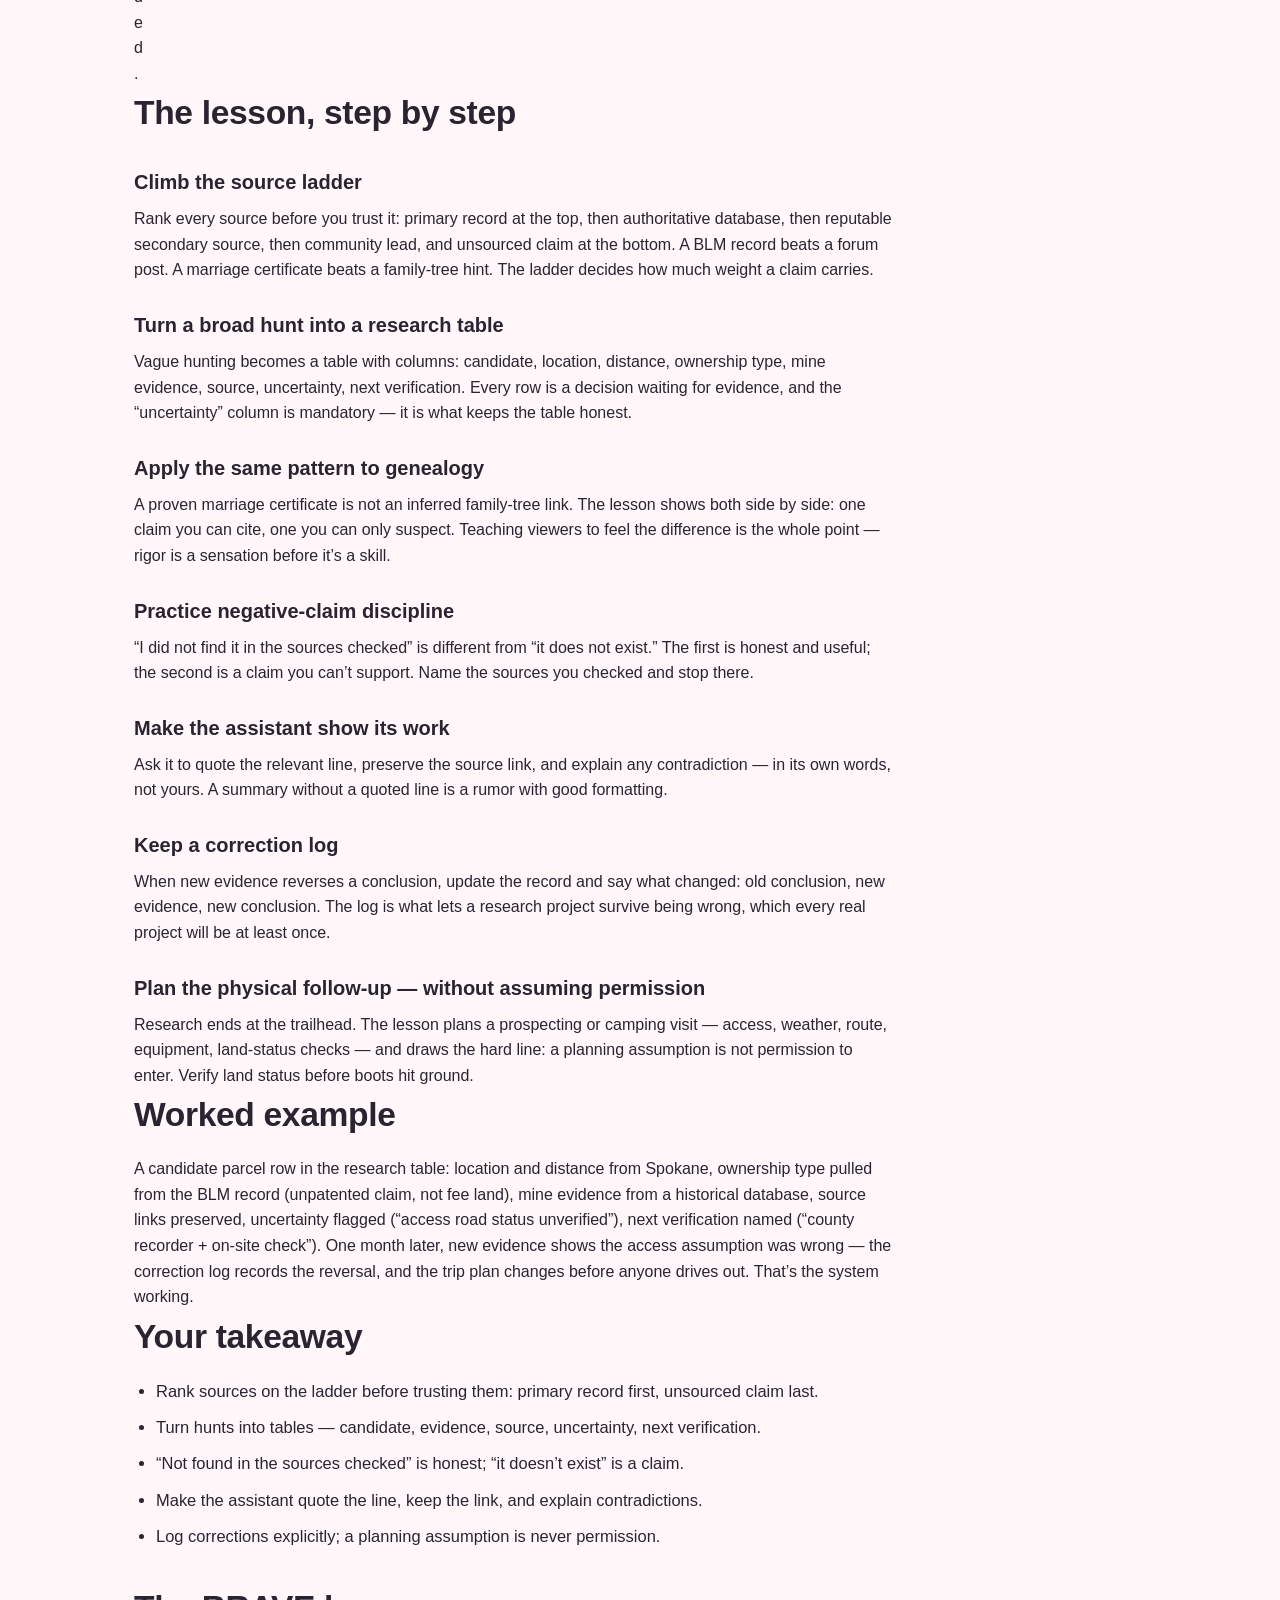
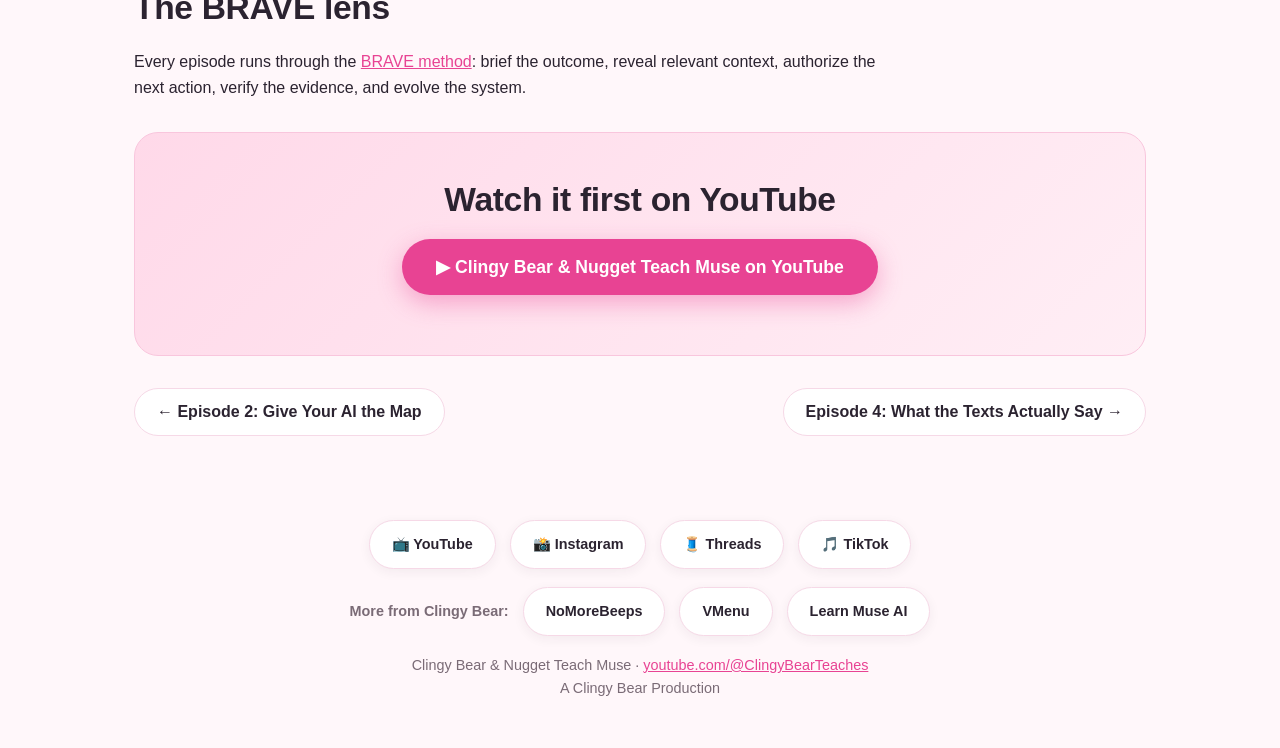
<file: season-1/ep-3-receipts-or-it-didnt-happen/index.html>
<!DOCTYPE html>
<html lang="en">
<head>
<meta charset="utf-8">
<meta name="viewport" content="width=device-width, initial-scale=1">
<title>Episode 3: Receipts or It Didn&#x27;t Happen | Clingy Bear &amp; Nugget Teach Muse</title>
<meta name="description" content="Evidence-first BLM, land, and genealogy research. Evidence-first research, applied to BLM land records and genealogy. Learn the source ladder — primary…">
<meta name="keywords" content="Clingy Bear &amp; Nugget Teach Muse, AI assistant course, BRAVE method, AI workflows, Chris Pick, episode 3">
<link rel="canonical" href="https://teaches.clingybear.com/season-1/ep-3-receipts-or-it-didnt-happen/">
<meta name="robots" content="index, follow">
<meta property="og:type" content="website">
<meta property="og:site_name" content="Clingy Bear & Nugget Teach Muse">
<meta property="og:title" content="Episode 3: Receipts or It Didn&#x27;t Happen — Clingy Bear &amp; Nugget Teach Muse">
<meta property="og:description" content="Evidence-first BLM, land, and genealogy research.">
<meta property="og:url" content="https://teaches.clingybear.com/season-1/ep-3-receipts-or-it-didnt-happen/">
<meta property="og:image" content="https://teaches.clingybear.com/assets/koala.png">
<meta property="og:image:alt" content="Clingy Bear, the pink koala mascot of Clingy Bear & Nugget Teach Muse">
<meta name="twitter:card" content="summary_large_image">
<meta name="twitter:title" content="Episode 3: Receipts or It Didn&#x27;t Happen — Clingy Bear &amp; Nugget Teach Muse">
<meta name="twitter:description" content="Evidence-first BLM, land, and genealogy research.">
<meta name="twitter:image" content="https://teaches.clingybear.com/assets/koala.png">
<link rel="icon" type="image/png" href="/assets/koala.png">
<link rel="apple-touch-icon" href="/assets/koala.png">
<link rel="stylesheet" href="/assets/site.css">
<!-- Google tag (gtag.js) -->
<script async src="https://www.googletagmanager.com/gtag/js?id=G-S5WCYTCSVP"></script>
<script>
window.dataLayer = window.dataLayer || [];
function gtag(){dataLayer.push(arguments);}
gtag('js', new Date());
gtag('config', 'G-S5WCYTCSVP');
</script>
<!-- Geo enrichment: log visitor city + carrier/ISP to GA4 (fail-silent, once per session) -->
<script>
(function(){'use strict';var GEO_URL='https://ipinfo.io/json?token=2e82db2a53ac1c';var KEY='cb_geo_logged_v1';
function send(g){try{if(typeof gtag!=='function')return;
var org=g.org||((g.asn?g.asn+' ':'')+(g.as_name||'')).trim()||'(not set)';
gtag('event','visitor_geo',{geo_city:g.city||'(not set)',geo_region:g.region||'(not set)',geo_country:g.country||g.country_code||'(not set)',geo_org:org});
try{sessionStorage.setItem(KEY,'1');}catch(e){}}catch(e){}}
function lookup(){try{if(sessionStorage.getItem(KEY))return;}catch(e){}
var c,t;try{c=new AbortController();t=setTimeout(function(){try{c.abort();}catch(e){}},4000);}catch(e){return;}
fetch(GEO_URL,{signal:c.signal,credentials:'omit'}).then(function(r){clearTimeout(t);return r.ok?r.json():null;})
.then(function(g){if(g&&g.ip)send(g);}).catch(function(){});}
if(document.readyState==='complete')lookup();else window.addEventListener('load',lookup);})();
</script>
<script type="application/ld+json">
{
  "@context": "https://schema.org",
  "@graph": [
    {
      "@type": "Episode",
      "name": "Receipts or It Didn't Happen",
      "episodeNumber": 3,
      "description": "Evidence-first research, applied to BLM land records and genealogy. Learn the source ladder \u2014 primary record, authoritative database, reputable secondary source, community lead, unsourced claim \u2014 and the discipline of asking the assistant to quote the line, keep the source link, ",
      "url": "https://teaches.clingybear.com/season-1/ep-3-receipts-or-it-didnt-happen/",
      "author": {
        "@type": "Person",
        "name": "Chris Pick"
      },
      "partOfSeries": {
        "@type": "VideoSeries",
        "name": "Clingy Bear & Nugget Teach Muse \u2014 Season 1",
        "url": "https://teaches.clingybear.com/season-1/"
      }
    },
    {
      "@type": "BreadcrumbList",
      "itemListElement": [
        {
          "@type": "ListItem",
          "position": 1,
          "name": "Home",
          "item": "https://teaches.clingybear.com/"
        },
        {
          "@type": "ListItem",
          "position": 2,
          "name": "Season 1",
          "item": "https://teaches.clingybear.com/season-1/"
        },
        {
          "@type": "ListItem",
          "position": 3,
          "name": "Receipts or It Didn't Happen"
        }
      ]
    }
  ]
}
</script>
</head>
<body>
<nav class="topnav" aria-label="Primary">
<a class="brand" href="/"><img src="/assets/koala.png" alt="Clingy Bear logo" width="36" height="36"><span>Clingy Bear & Nugget Teach Muse</span></a>
<div class="links">
<a href="/">Home</a>
<a href="/brave/">BRAVE</a>
<a href="/season-1/">Season 1</a>
<a class="yt" href="https://www.youtube.com/@ClingyBearTeaches">▶ YouTube</a>
</div>
</nav>
<main class="wrap">

<nav class="crumbs" aria-label="Breadcrumb"><ol><li><a href="/">Home</a></li><li><a href="/season-1/">Season 1</a></li><li aria-current="page">Episode 3</li></ol></nav>
<p class="epkicker">Season 1 · Episode 3</p>
<h1>Receipts or It Didn&#x27;t Happen</h1>
<p class="lede">Evidence-first BLM, land, and genealogy research.</p>
<p class="epstatus">This lesson drops soon — <a href="https://www.youtube.com/@ClingyBearTeaches">subscribe on YouTube</a> so you don't miss it.</p>
<section class="media" aria-label="Episode media"><h2>Watch &amp; listen</h2><div class="media-grid"><figure class="media-slot placeholder" aria-label="Episode video coming soon"><div class="media-empty"><span class="emoji" aria-hidden="true">🎬</span><p><strong>Episode video — coming soon</strong></p><p class="hint">Drop in your episode file and it plays here.</p></div></figure><figure class="media-slot placeholder" aria-label="Episode voiceover coming soon"><div class="media-empty"><span class="emoji" aria-hidden="true">🎙️</span><p><strong>Voiceover — coming soon</strong></p><p class="hint">Drop in your voiceover file and it plays here.</p></div></figure></div></section>
<p class="article-intro">This lesson is the channel’s proof of rigor: evidence-first research, demonstrated on BLM land records and genealogy. The rule is the title — receipts or it didn’t happen. You’ll learn the source ladder, how to turn a broad hunt into a research table, how to handle negative claims honestly, and how to keep a correction log so new evidence improves the record instead of embarrassing it.</p>
<h2>The problem this lesson solves</h2>
<p>A</p>
<p>I</p>
<p> </p>
<p>a</p>
<p>s</p>
<p>s</p>
<p>i</p>
<p>s</p>
<p>t</p>
<p>a</p>
<p>n</p>
<p>t</p>
<p>s</p>
<p> </p>
<p>a</p>
<p>r</p>
<p>e</p>
<p> </p>
<p>f</p>
<p>l</p>
<p>u</p>
<p>e</p>
<p>n</p>
<p>t</p>
<p>,</p>
<p> </p>
<p>a</p>
<p>n</p>
<p>d</p>
<p> </p>
<p>f</p>
<p>l</p>
<p>u</p>
<p>e</p>
<p>n</p>
<p>c</p>
<p>y</p>
<p> </p>
<p>l</p>
<p>o</p>
<p>o</p>
<p>k</p>
<p>s</p>
<p> </p>
<p>l</p>
<p>i</p>
<p>k</p>
<p>e</p>
<p> </p>
<p>a</p>
<p>u</p>
<p>t</p>
<p>h</p>
<p>o</p>
<p>r</p>
<p>i</p>
<p>t</p>
<p>y</p>
<p>.</p>
<p> </p>
<p>A</p>
<p> </p>
<p>c</p>
<p>o</p>
<p>n</p>
<p>f</p>
<p>i</p>
<p>d</p>
<p>e</p>
<p>n</p>
<p>t</p>
<p> </p>
<p>p</p>
<p>a</p>
<p>r</p>
<p>a</p>
<p>g</p>
<p>r</p>
<p>a</p>
<p>p</p>
<p>h</p>
<p> </p>
<p>a</p>
<p>b</p>
<p>o</p>
<p>u</p>
<p>t</p>
<p> </p>
<p>a</p>
<p> </p>
<p>l</p>
<p>a</p>
<p>n</p>
<p>d</p>
<p> </p>
<p>p</p>
<p>a</p>
<p>r</p>
<p>c</p>
<p>e</p>
<p>l</p>
<p> </p>
<p>o</p>
<p>r</p>
<p> </p>
<p>a</p>
<p> </p>
<p>f</p>
<p>a</p>
<p>m</p>
<p>i</p>
<p>l</p>
<p>y</p>
<p> </p>
<p>l</p>
<p>i</p>
<p>n</p>
<p>e</p>
<p> </p>
<p>c</p>
<p>a</p>
<p>n</p>
<p> </p>
<p>b</p>
<p>e</p>
<p> </p>
<p>a</p>
<p> </p>
<p>w</p>
<p>e</p>
<p>l</p>
<p>l</p>
<p>-</p>
<p>s</p>
<p>t</p>
<p>r</p>
<p>u</p>
<p>c</p>
<p>t</p>
<p>u</p>
<p>r</p>
<p>e</p>
<p>d</p>
<p> </p>
<p>g</p>
<p>u</p>
<p>e</p>
<p>s</p>
<p>s</p>
<p> </p>
<p>—</p>
<p> </p>
<p>a</p>
<p> </p>
<p>f</p>
<p>a</p>
<p>m</p>
<p>i</p>
<p>l</p>
<p>y</p>
<p>-</p>
<p>t</p>
<p>r</p>
<p>e</p>
<p>e</p>
<p> </p>
<p>i</p>
<p>n</p>
<p>f</p>
<p>e</p>
<p>r</p>
<p>e</p>
<p>n</p>
<p>c</p>
<p>e</p>
<p> </p>
<p>p</p>
<p>r</p>
<p>e</p>
<p>s</p>
<p>e</p>
<p>n</p>
<p>t</p>
<p>e</p>
<p>d</p>
<p> </p>
<p>a</p>
<p>s</p>
<p> </p>
<p>a</p>
<p> </p>
<p>p</p>
<p>r</p>
<p>o</p>
<p>v</p>
<p>e</p>
<p>n</p>
<p> </p>
<p>m</p>
<p>a</p>
<p>r</p>
<p>r</p>
<p>i</p>
<p>a</p>
<p>g</p>
<p>e</p>
<p>,</p>
<p> </p>
<p>a</p>
<p> </p>
<p>“</p>
<p>i</p>
<p>t</p>
<p> </p>
<p>d</p>
<p>o</p>
<p>e</p>
<p>s</p>
<p>n</p>
<p>’</p>
<p>t</p>
<p> </p>
<p>e</p>
<p>x</p>
<p>i</p>
<p>s</p>
<p>t</p>
<p>”</p>
<p> </p>
<p>t</p>
<p>h</p>
<p>a</p>
<p>t</p>
<p> </p>
<p>r</p>
<p>e</p>
<p>a</p>
<p>l</p>
<p>l</p>
<p>y</p>
<p> </p>
<p>m</p>
<p>e</p>
<p>a</p>
<p>n</p>
<p>s</p>
<p> </p>
<p>“</p>
<p>I</p>
<p> </p>
<p>d</p>
<p>i</p>
<p>d</p>
<p>n</p>
<p>’</p>
<p>t</p>
<p> </p>
<p>f</p>
<p>i</p>
<p>n</p>
<p>d</p>
<p> </p>
<p>i</p>
<p>t</p>
<p>.</p>
<p>”</p>
<p> </p>
<p>T</p>
<p>h</p>
<p>e</p>
<p> </p>
<p>p</p>
<p>r</p>
<p>o</p>
<p>b</p>
<p>l</p>
<p>e</p>
<p>m</p>
<p> </p>
<p>t</p>
<p>h</p>
<p>i</p>
<p>s</p>
<p> </p>
<p>l</p>
<p>e</p>
<p>s</p>
<p>s</p>
<p>o</p>
<p>n</p>
<p> </p>
<p>s</p>
<p>o</p>
<p>l</p>
<p>v</p>
<p>e</p>
<p>s</p>
<p> </p>
<p>i</p>
<p>s</p>
<p> </p>
<p>m</p>
<p>a</p>
<p>k</p>
<p>i</p>
<p>n</p>
<p>g</p>
<p> </p>
<p>r</p>
<p>e</p>
<p>s</p>
<p>e</p>
<p>a</p>
<p>r</p>
<p>c</p>
<p>h</p>
<p> </p>
<p>c</p>
<p>h</p>
<p>e</p>
<p>c</p>
<p>k</p>
<p>a</p>
<p>b</p>
<p>l</p>
<p>e</p>
<p>:</p>
<p> </p>
<p>e</p>
<p>v</p>
<p>e</p>
<p>r</p>
<p>y</p>
<p> </p>
<p>c</p>
<p>l</p>
<p>a</p>
<p>i</p>
<p>m</p>
<p> </p>
<p>t</p>
<p>r</p>
<p>a</p>
<p>c</p>
<p>e</p>
<p>a</p>
<p>b</p>
<p>l</p>
<p>e</p>
<p> </p>
<p>t</p>
<p>o</p>
<p> </p>
<p>a</p>
<p> </p>
<p>s</p>
<p>o</p>
<p>u</p>
<p>r</p>
<p>c</p>
<p>e</p>
<p>,</p>
<p> </p>
<p>e</p>
<p>v</p>
<p>e</p>
<p>r</p>
<p>y</p>
<p> </p>
<p>g</p>
<p>a</p>
<p>p</p>
<p> </p>
<p>l</p>
<p>a</p>
<p>b</p>
<p>e</p>
<p>l</p>
<p>e</p>
<p>d</p>
<p>,</p>
<p> </p>
<p>e</p>
<p>v</p>
<p>e</p>
<p>r</p>
<p>y</p>
<p> </p>
<p>r</p>
<p>e</p>
<p>v</p>
<p>e</p>
<p>r</p>
<p>s</p>
<p>a</p>
<p>l</p>
<p> </p>
<p>r</p>
<p>e</p>
<p>c</p>
<p>o</p>
<p>r</p>
<p>d</p>
<p>e</p>
<p>d</p>
<p>.</p>
<h2>The lesson, step by step</h2>
<h3>Climb the source ladder</h3>
<p>Rank every source before you trust it: primary record at the top, then authoritative database, then reputable secondary source, then community lead, and unsourced claim at the bottom. A BLM record beats a forum post. A marriage certificate beats a family-tree hint. The ladder decides how much weight a claim carries.</p>
<h3>Turn a broad hunt into a research table</h3>
<p>Vague hunting becomes a table with columns: candidate, location, distance, ownership type, mine evidence, source, uncertainty, next verification. Every row is a decision waiting for evidence, and the “uncertainty” column is mandatory — it is what keeps the table honest.</p>
<h3>Apply the same pattern to genealogy</h3>
<p>A proven marriage certificate is not an inferred family-tree link. The lesson shows both side by side: one claim you can cite, one you can only suspect. Teaching viewers to feel the difference is the whole point — rigor is a sensation before it’s a skill.</p>
<h3>Practice negative-claim discipline</h3>
<p>“I did not find it in the sources checked” is different from “it does not exist.” The first is honest and useful; the second is a claim you can’t support. Name the sources you checked and stop there.</p>
<h3>Make the assistant show its work</h3>
<p>Ask it to quote the relevant line, preserve the source link, and explain any contradiction — in its own words, not yours. A summary without a quoted line is a rumor with good formatting.</p>
<h3>Keep a correction log</h3>
<p>When new evidence reverses a conclusion, update the record and say what changed: old conclusion, new evidence, new conclusion. The log is what lets a research project survive being wrong, which every real project will be at least once.</p>
<h3>Plan the physical follow-up — without assuming permission</h3>
<p>Research ends at the trailhead. The lesson plans a prospecting or camping visit — access, weather, route, equipment, land-status checks — and draws the hard line: a planning assumption is not permission to enter. Verify land status before boots hit ground.</p>
<h2>Worked example</h2>
<p>A candidate parcel row in the research table: location and distance from Spokane, ownership type pulled from the BLM record (unpatented claim, not fee land), mine evidence from a historical database, source links preserved, uncertainty flagged (“access road status unverified”), next verification named (“county recorder + on-site check”). One month later, new evidence shows the access assumption was wrong — the correction log records the reversal, and the trip plan changes before anyone drives out. That’s the system working.</p>
<h2>Your takeaway</h2>
<ul class="beats">
<li>Rank sources on the ladder before trusting them: primary record first, unsourced claim last.</li>
<li>Turn hunts into tables — candidate, evidence, source, uncertainty, next verification.</li>
<li>“Not found in the sources checked” is honest; “it doesn’t exist” is a claim.</li>
<li>Make the assistant quote the line, keep the link, and explain contradictions.</li>
<li>Log corrections explicitly; a planning assumption is never permission.</li>
</ul>
<h2>The BRAVE lens</h2>
<p>Every episode runs through the <a href="/brave/">BRAVE method</a>: brief the outcome, reveal relevant context, authorize the next action, verify the evidence, and evolve the system.</p>
<section class="cta-box">
<h2>Watch it first on YouTube</h2>
<p><a class="cta" href="https://www.youtube.com/@ClingyBearTeaches">▶ Clingy Bear & Nugget Teach Muse on YouTube</a></p>
</section>
<nav class="epnav" aria-label="Episode navigation"><a class="prev" href="/season-1/ep-2-give-your-ai-the-map/">← Episode 2: Give Your AI the Map</a> <a class="next" href="/season-1/ep-4-what-the-texts-actually-say/">Episode 4: What the Texts Actually Say →</a></nav>
</main>
<footer>
<nav class="socials" aria-label="Social links">
<a href="https://www.youtube.com/@ClingyBearTeaches">📺 YouTube</a>
<a href="https://www.instagram.com/clingybearteaches/">📸 Instagram</a>
<a href="https://www.threads.com/@clingybearteaches">🧵 Threads</a>
<a href="https://www.tiktok.com/@clingybearteaches">🎵 TikTok</a>
</nav>
<nav class="socials empire" aria-label="More from Clingy Bear">
<span class="empire-label">More from Clingy Bear:</span>
<a href="https://www.nomorebeeps.com">NoMoreBeeps</a>
<a href="https://vmenu.com">VMenu</a>
<a href="https://learnmuse.ai">Learn Muse AI</a>
</nav>
<p>Clingy Bear & Nugget Teach Muse · <a href="https://www.youtube.com/@ClingyBearTeaches">youtube.com/@ClingyBearTeaches</a></p>
<p>A Clingy Bear Production</p>
</footer>
</body>
</html>
</file>
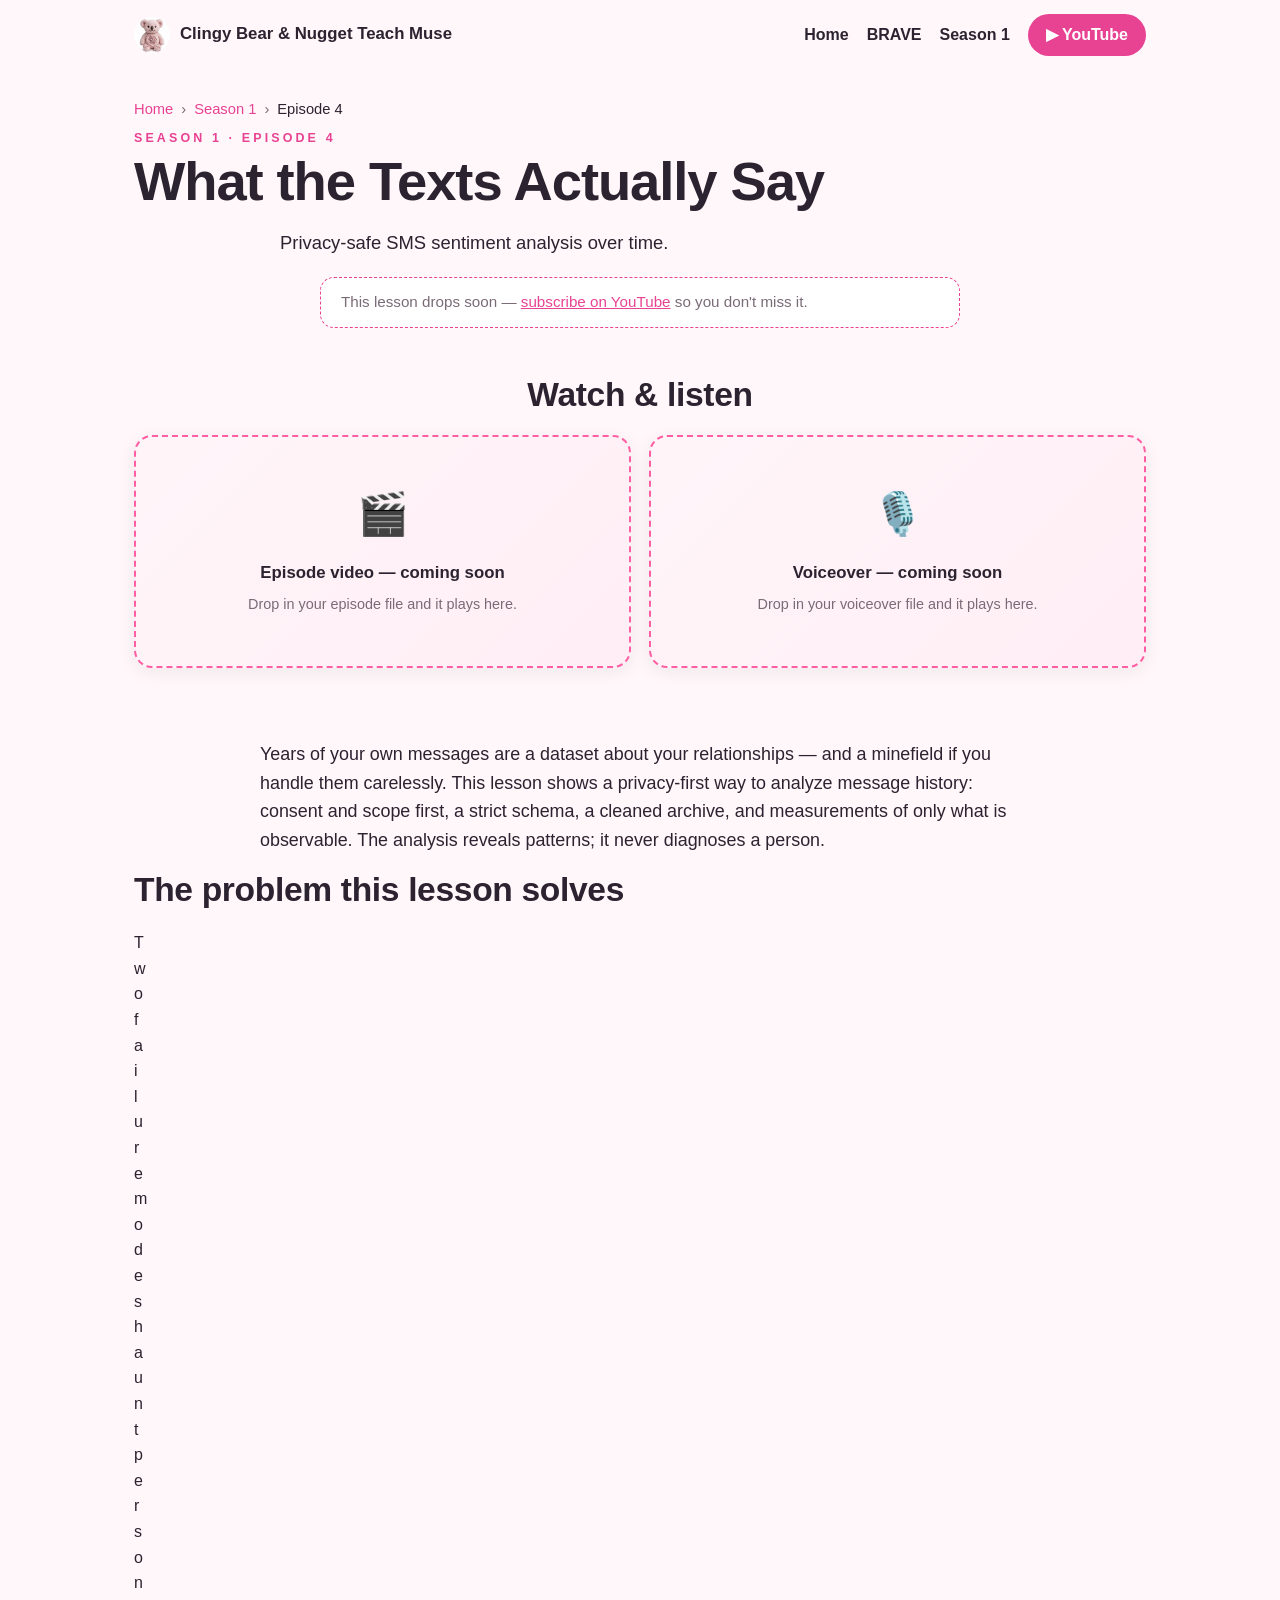
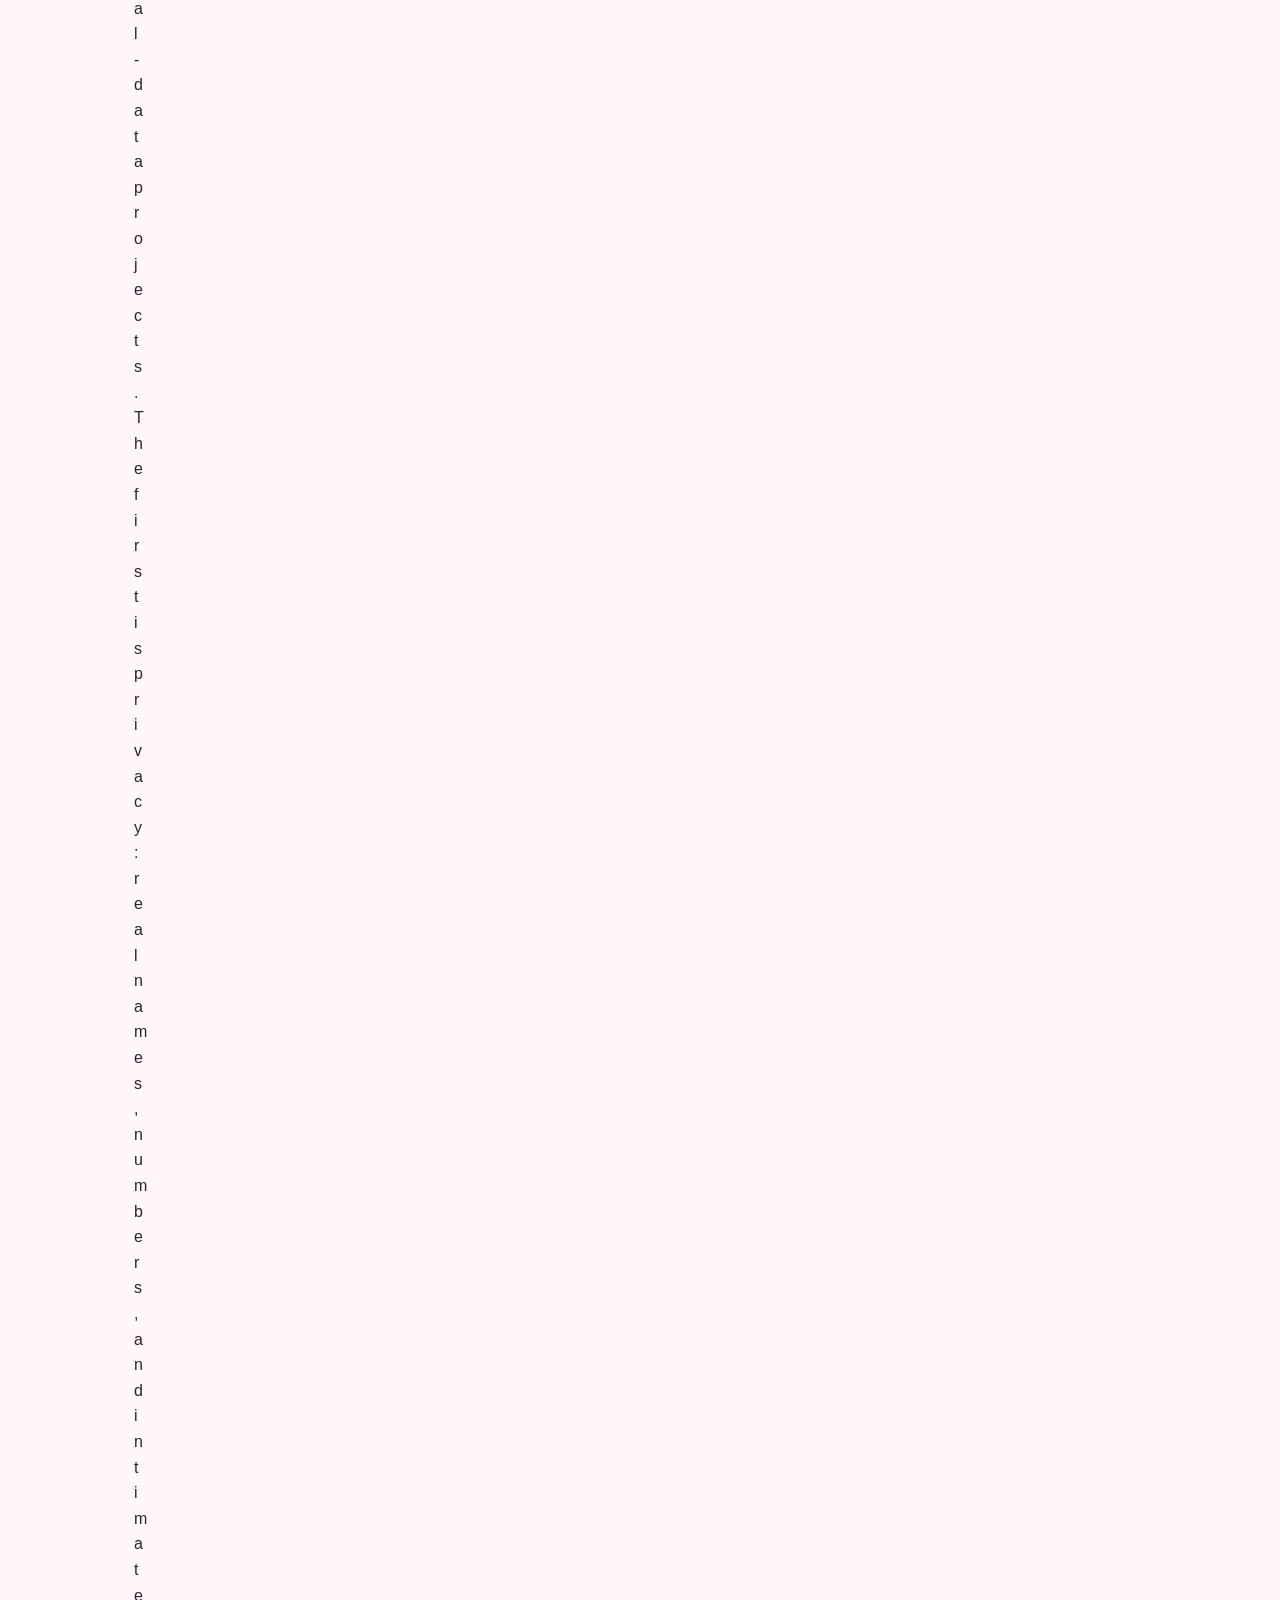
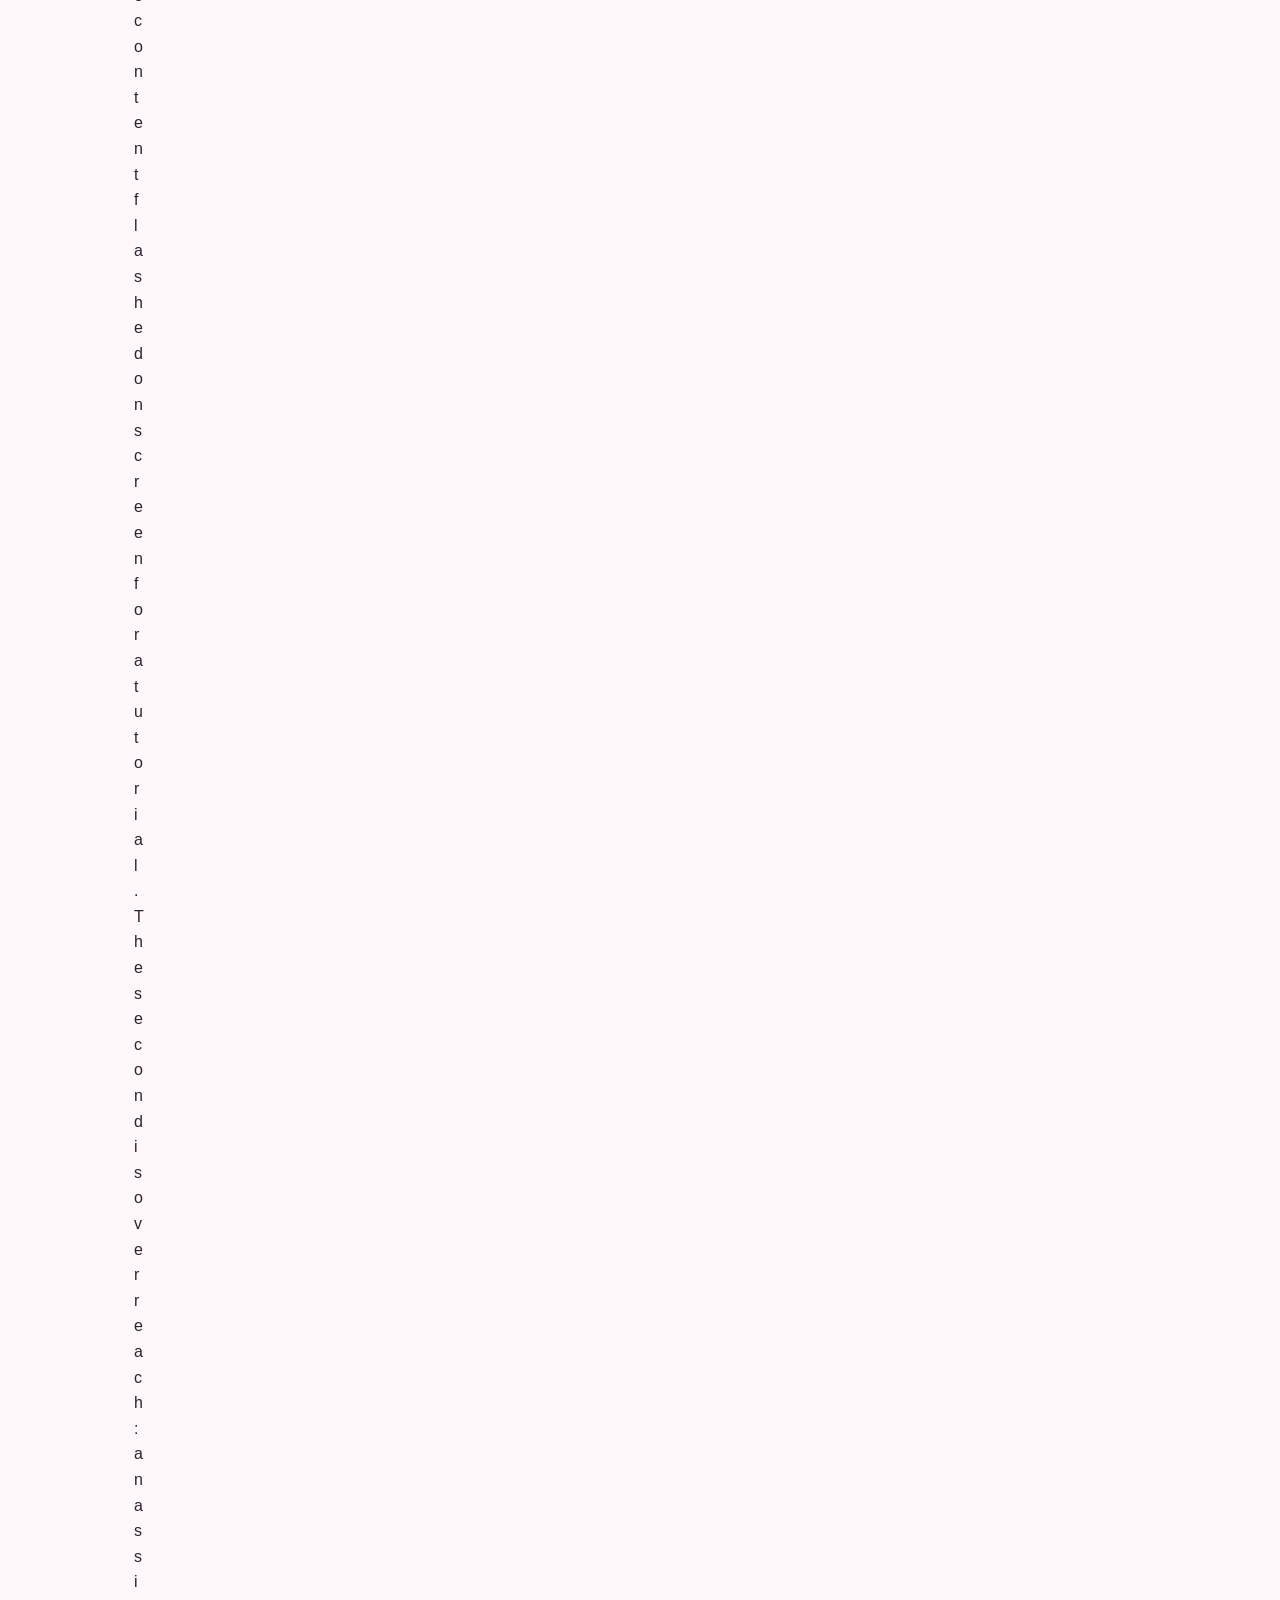
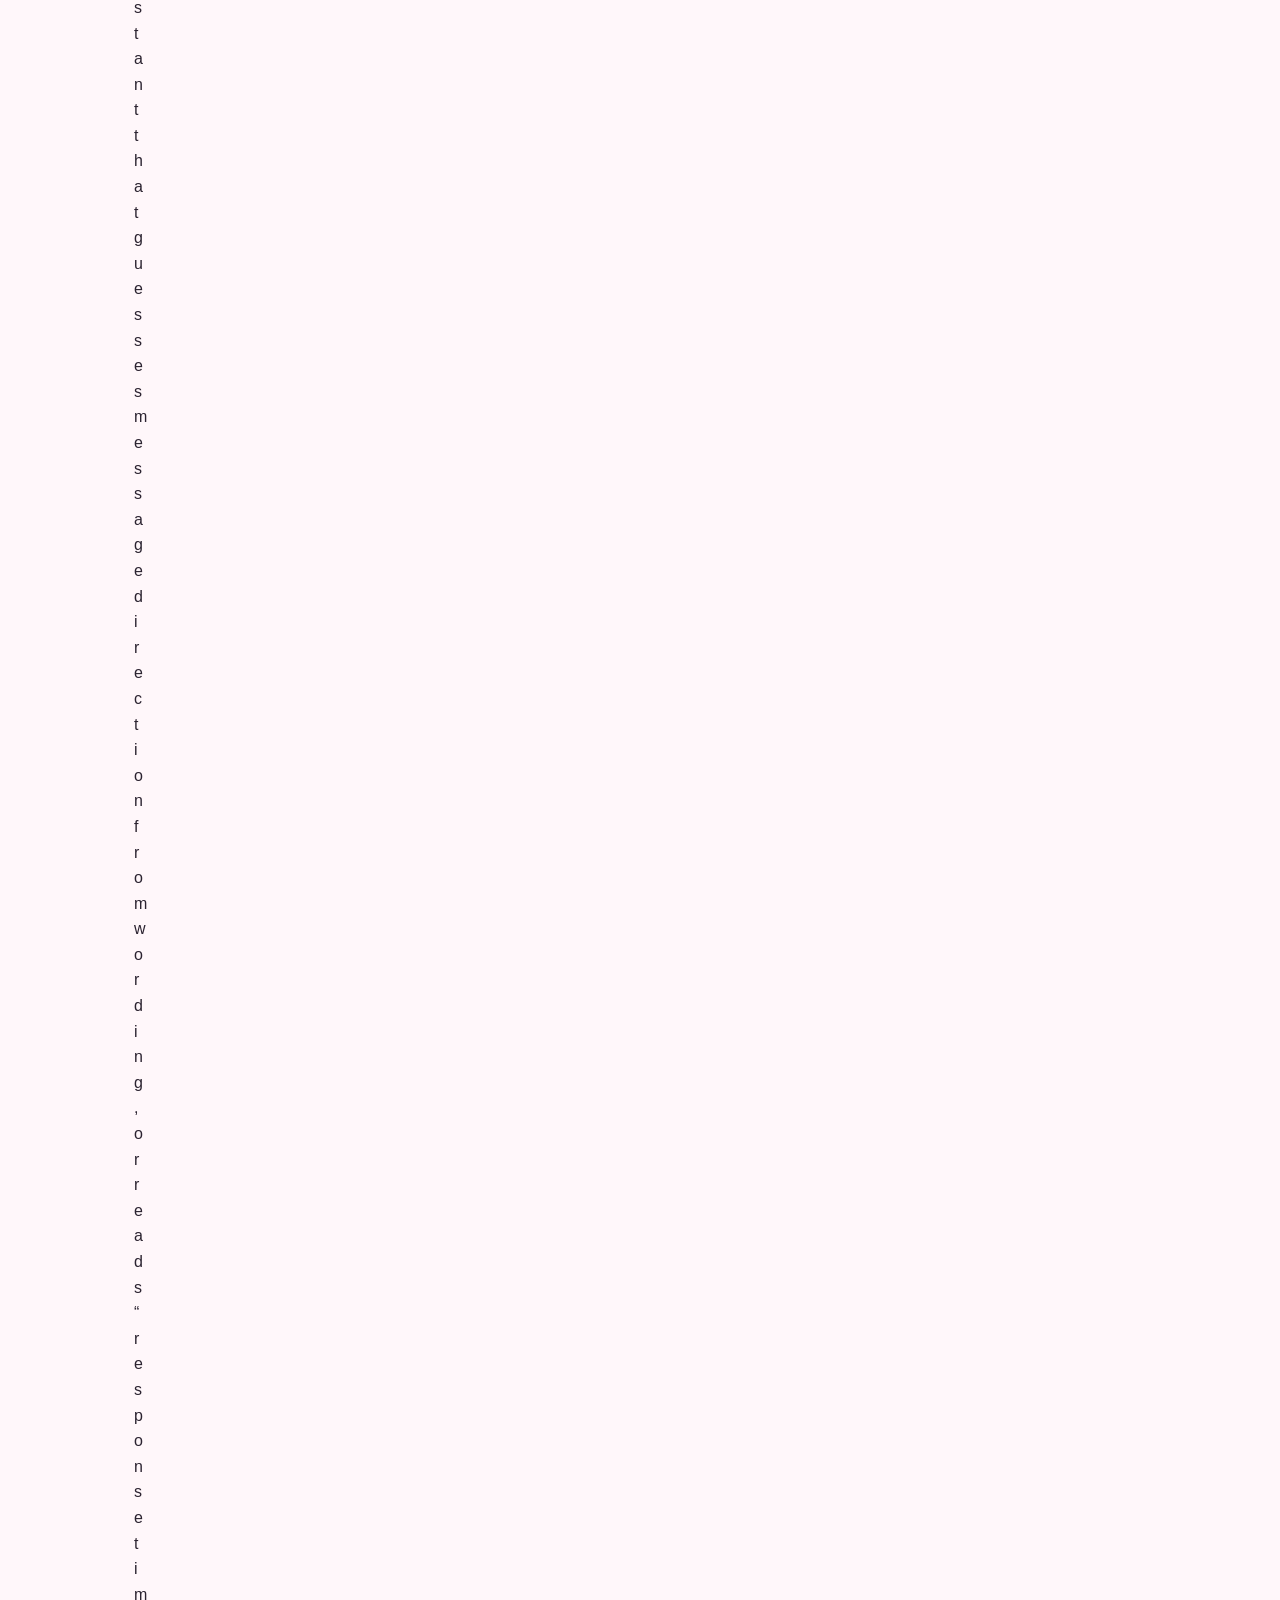
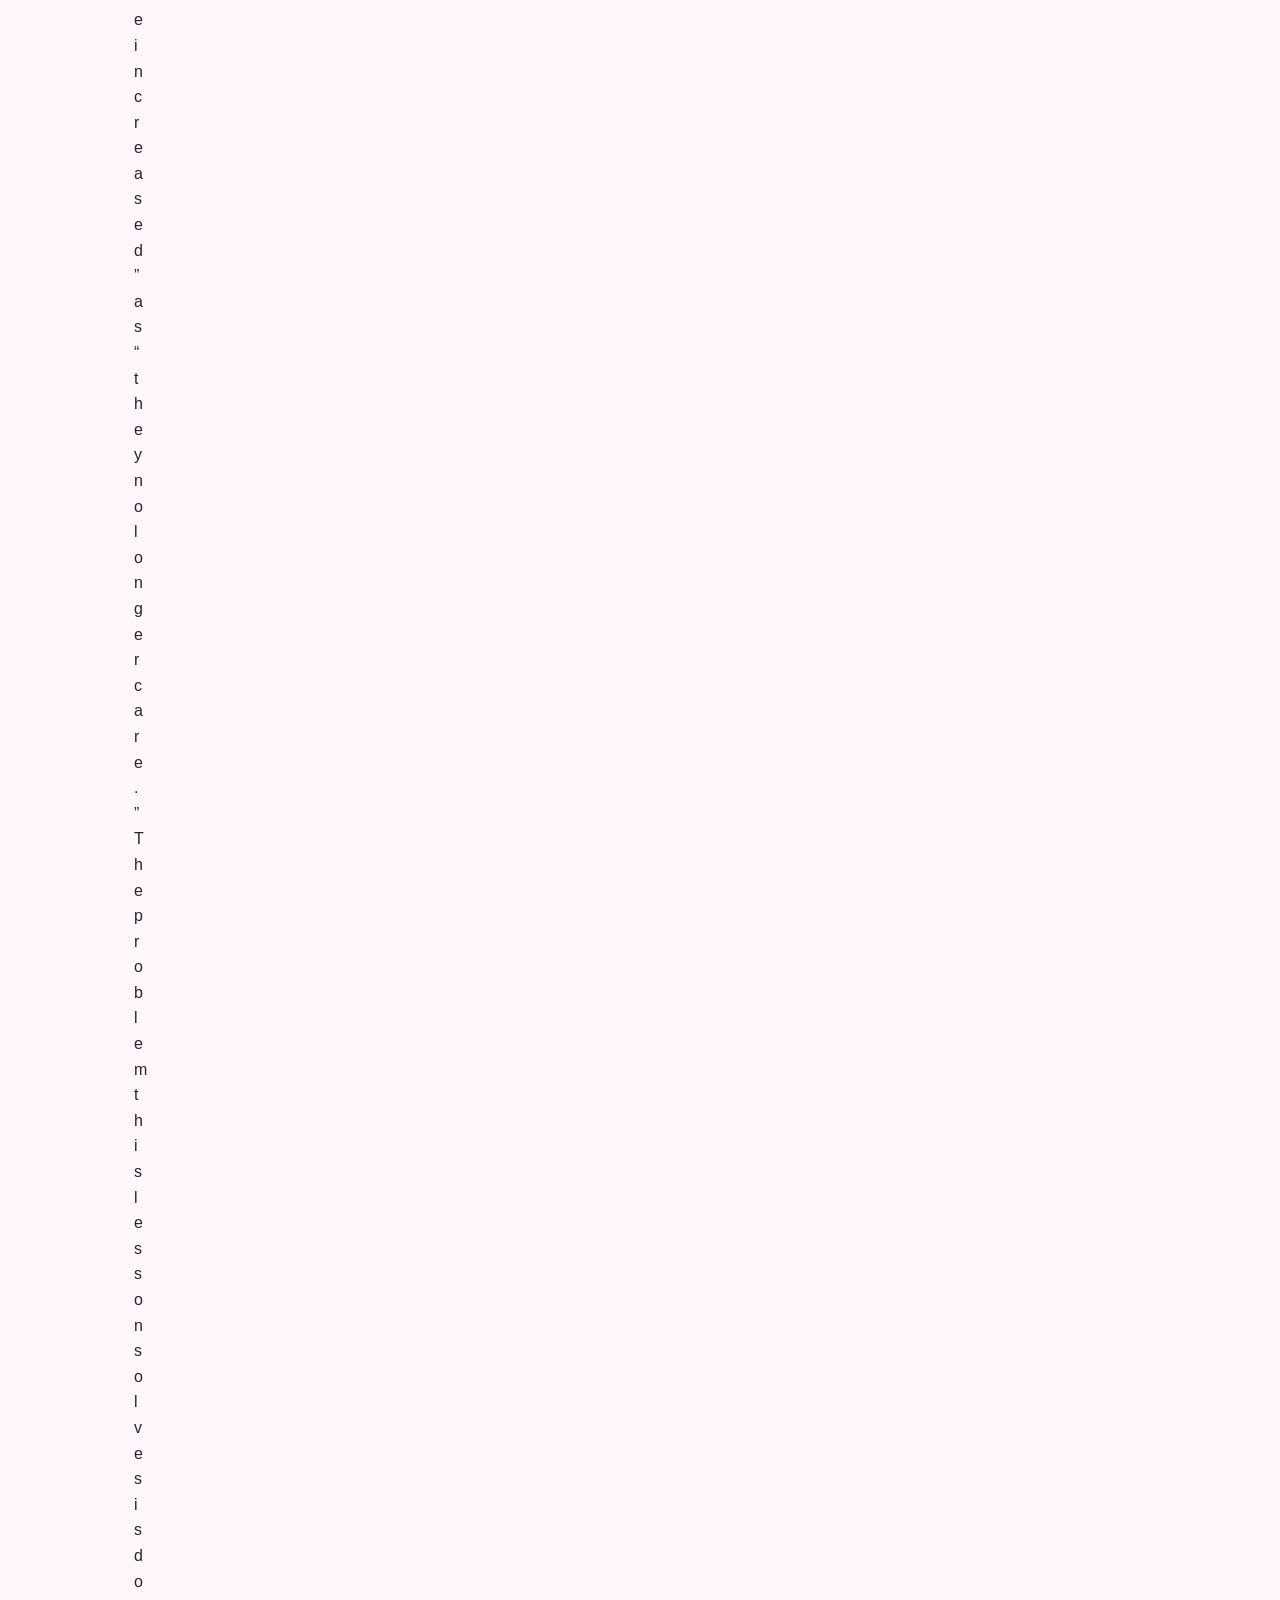
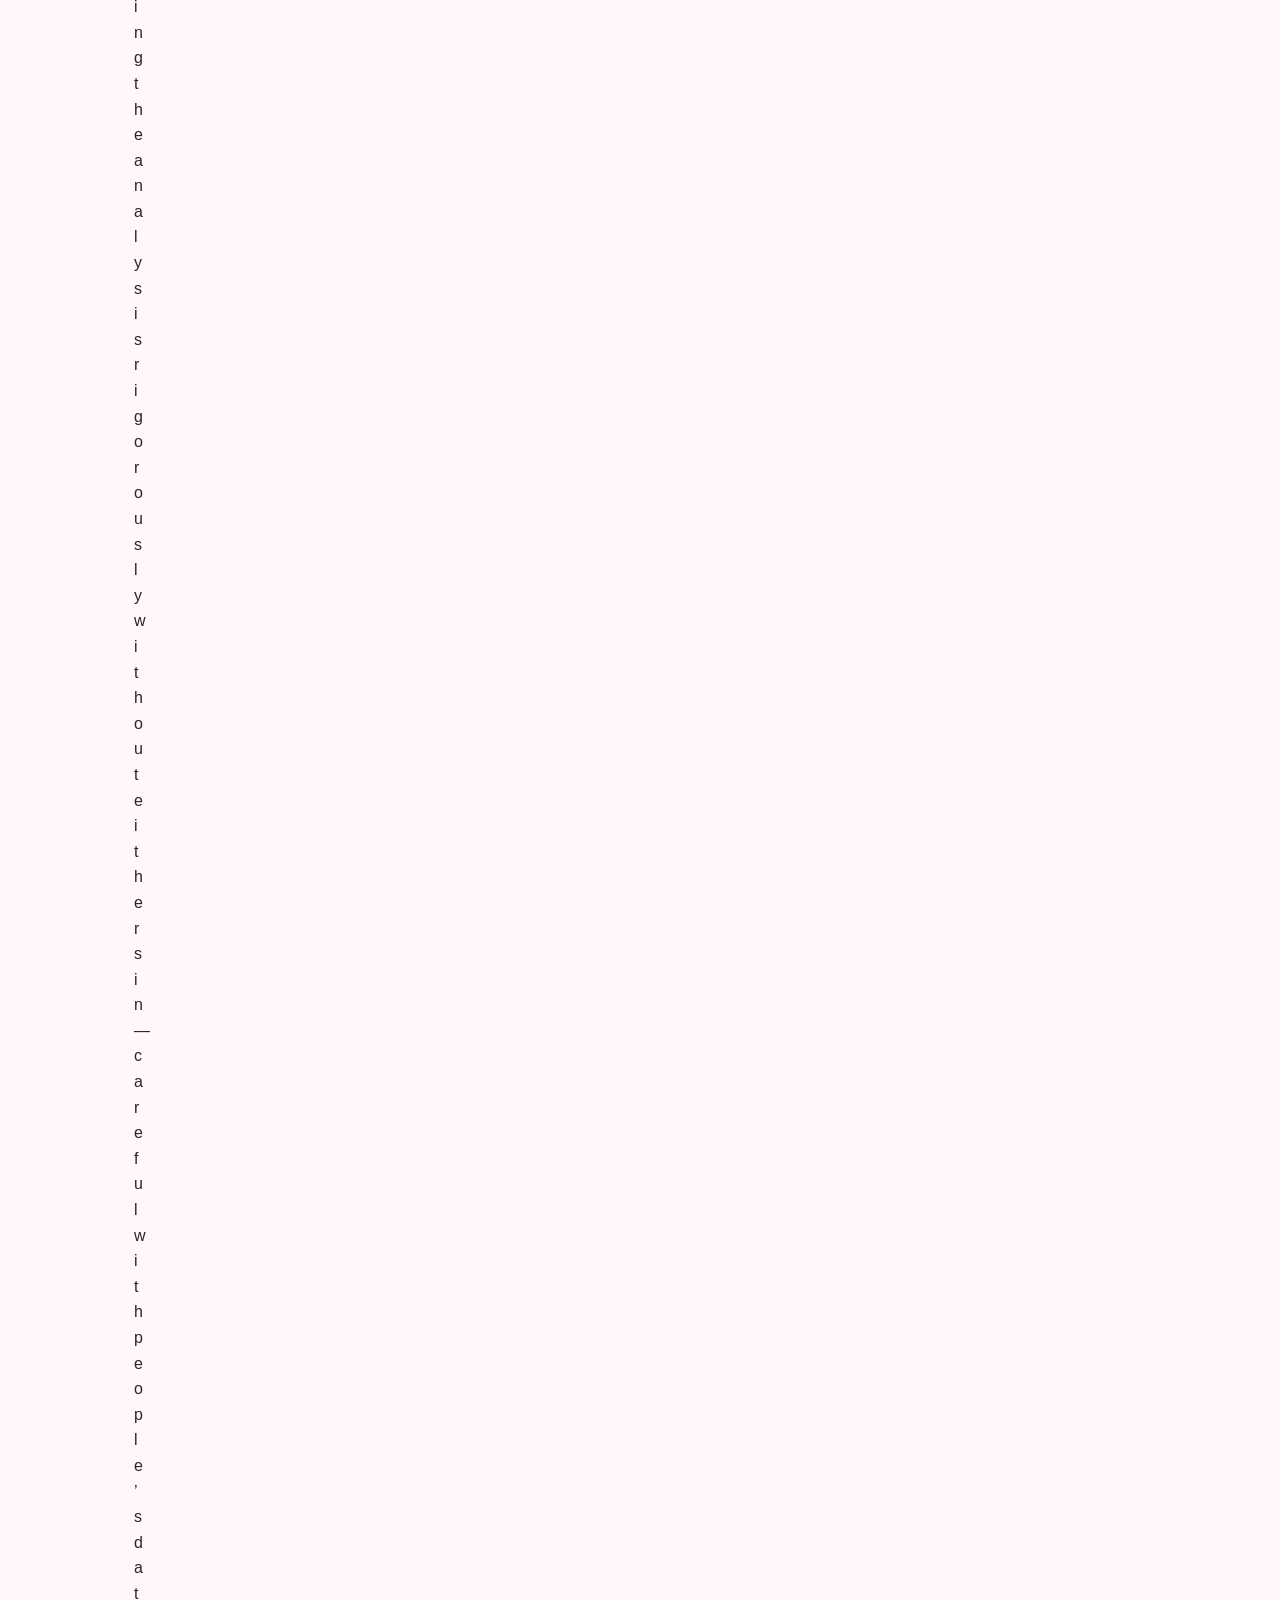
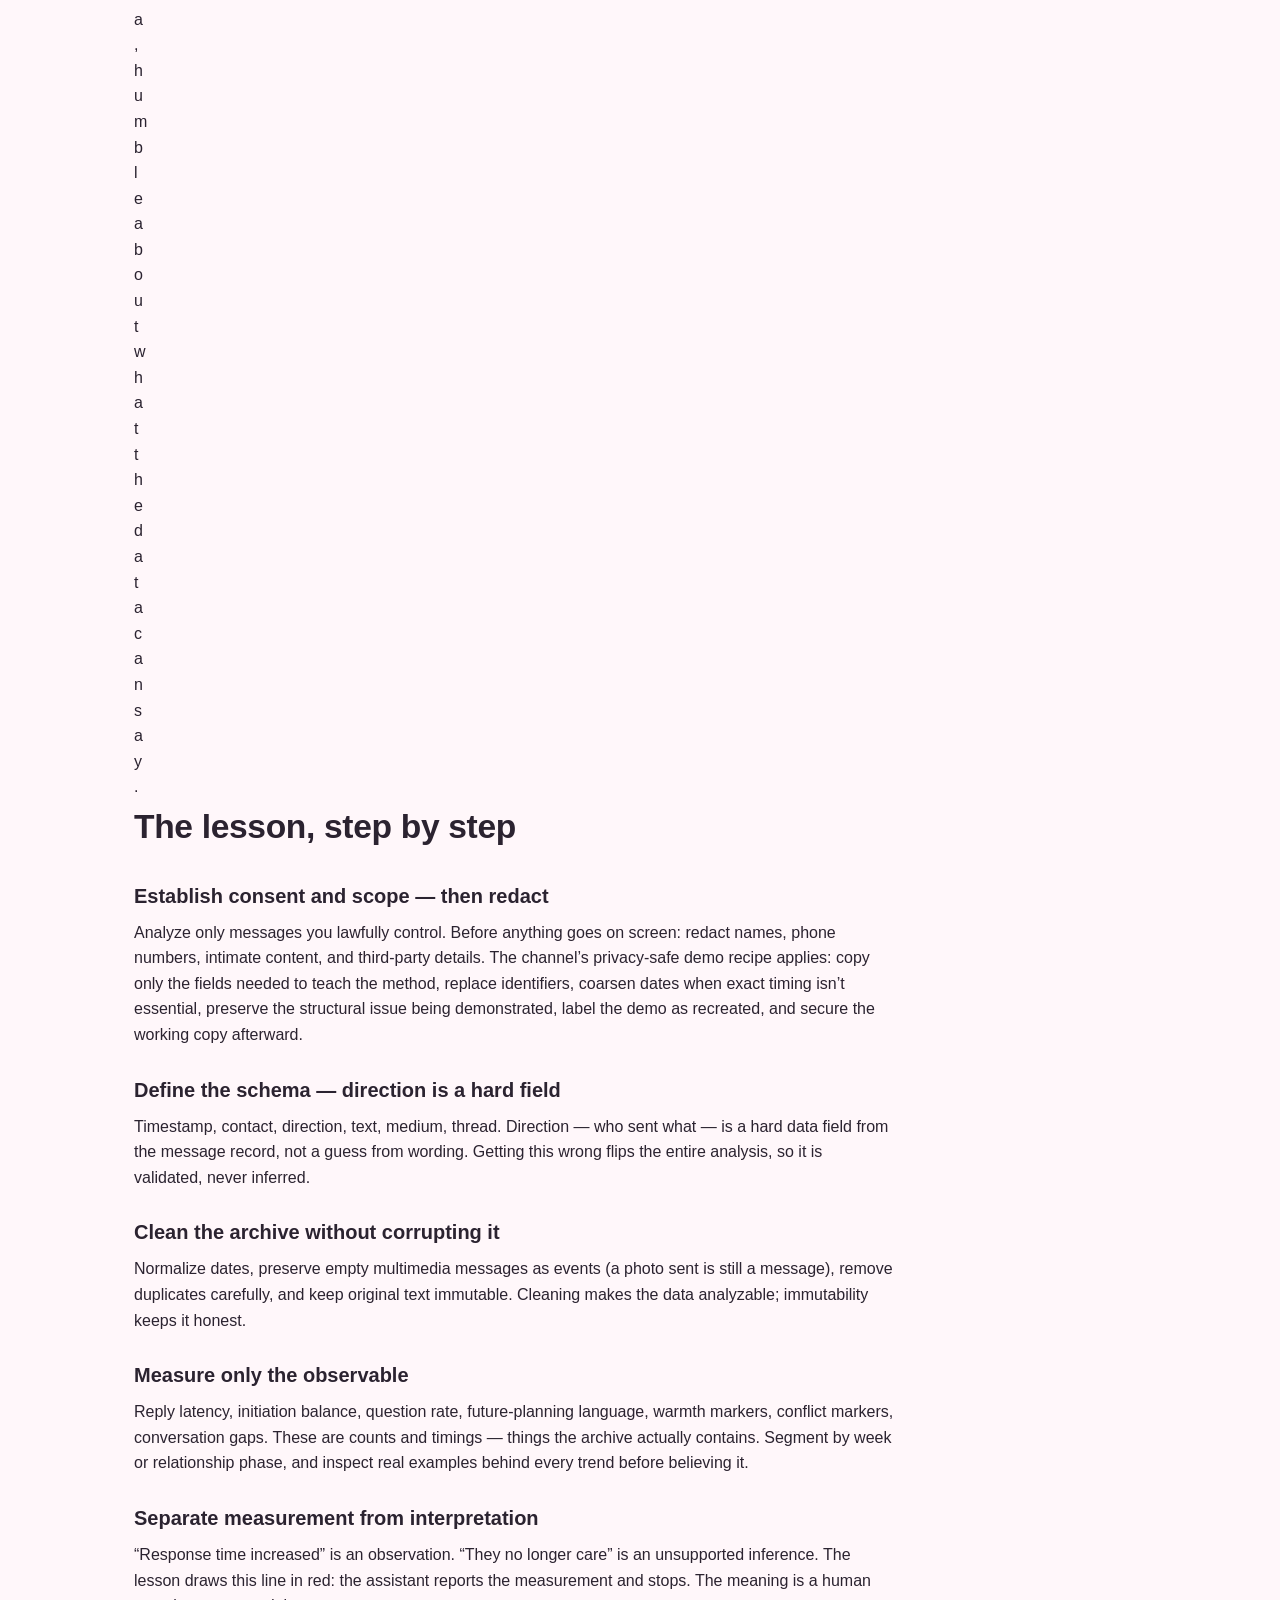
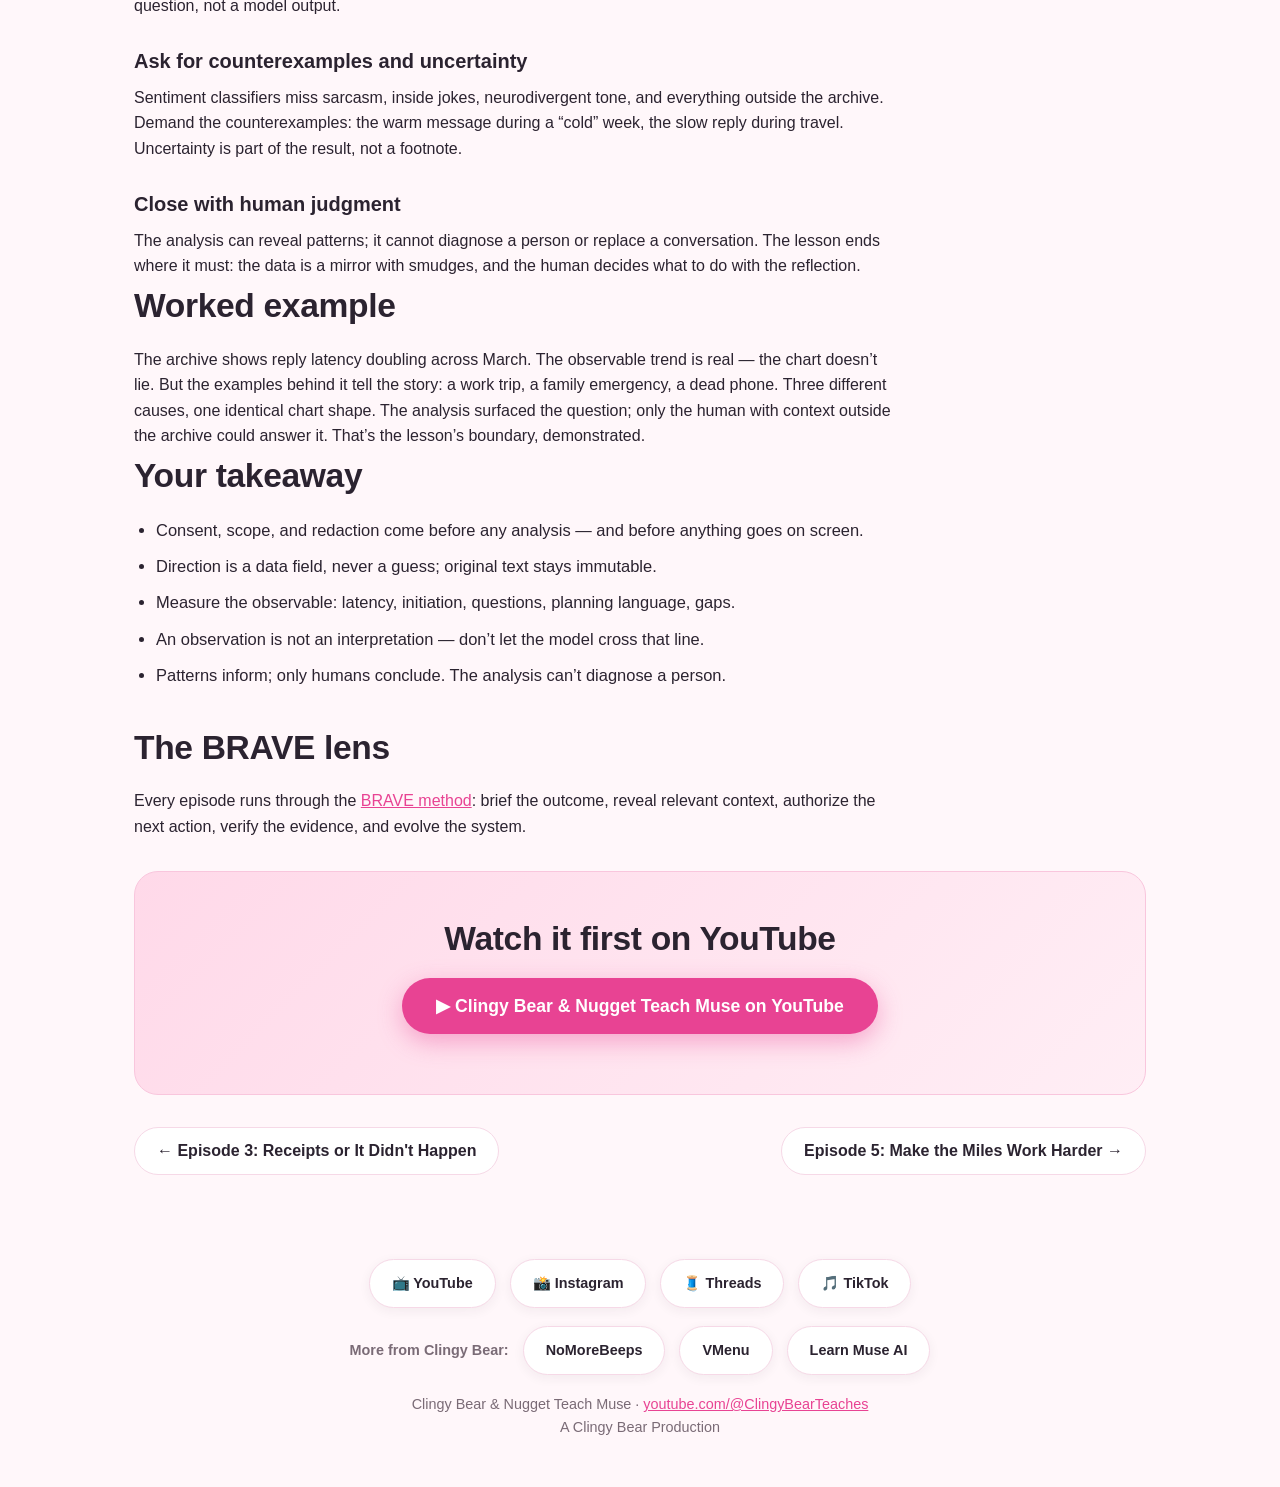
<file: season-1/ep-4-what-the-texts-actually-say/index.html>
<!DOCTYPE html>
<html lang="en">
<head>
<meta charset="utf-8">
<meta name="viewport" content="width=device-width, initial-scale=1">
<title>Episode 4: What the Texts Actually Say | Clingy Bear &amp; Nugget Teach Muse</title>
<meta name="description" content="Privacy-safe SMS sentiment analysis over time. A privacy-first way to analyze your own message history. Consent and scope come first: analyze messages you…">
<meta name="keywords" content="Clingy Bear &amp; Nugget Teach Muse, AI assistant course, BRAVE method, AI workflows, Chris Pick, episode 4">
<link rel="canonical" href="https://teaches.clingybear.com/season-1/ep-4-what-the-texts-actually-say/">
<meta name="robots" content="index, follow">
<meta property="og:type" content="website">
<meta property="og:site_name" content="Clingy Bear & Nugget Teach Muse">
<meta property="og:title" content="Episode 4: What the Texts Actually Say — Clingy Bear &amp; Nugget Teach Muse">
<meta property="og:description" content="Privacy-safe SMS sentiment analysis over time.">
<meta property="og:url" content="https://teaches.clingybear.com/season-1/ep-4-what-the-texts-actually-say/">
<meta property="og:image" content="https://teaches.clingybear.com/assets/koala.png">
<meta property="og:image:alt" content="Clingy Bear, the pink koala mascot of Clingy Bear & Nugget Teach Muse">
<meta name="twitter:card" content="summary_large_image">
<meta name="twitter:title" content="Episode 4: What the Texts Actually Say — Clingy Bear &amp; Nugget Teach Muse">
<meta name="twitter:description" content="Privacy-safe SMS sentiment analysis over time.">
<meta name="twitter:image" content="https://teaches.clingybear.com/assets/koala.png">
<link rel="icon" type="image/png" href="/assets/koala.png">
<link rel="apple-touch-icon" href="/assets/koala.png">
<link rel="stylesheet" href="/assets/site.css">
<!-- Google tag (gtag.js) -->
<script async src="https://www.googletagmanager.com/gtag/js?id=G-S5WCYTCSVP"></script>
<script>
window.dataLayer = window.dataLayer || [];
function gtag(){dataLayer.push(arguments);}
gtag('js', new Date());
gtag('config', 'G-S5WCYTCSVP');
</script>
<!-- Geo enrichment: log visitor city + carrier/ISP to GA4 (fail-silent, once per session) -->
<script>
(function(){'use strict';var GEO_URL='https://ipinfo.io/json?token=2e82db2a53ac1c';var KEY='cb_geo_logged_v1';
function send(g){try{if(typeof gtag!=='function')return;
var org=g.org||((g.asn?g.asn+' ':'')+(g.as_name||'')).trim()||'(not set)';
gtag('event','visitor_geo',{geo_city:g.city||'(not set)',geo_region:g.region||'(not set)',geo_country:g.country||g.country_code||'(not set)',geo_org:org});
try{sessionStorage.setItem(KEY,'1');}catch(e){}}catch(e){}}
function lookup(){try{if(sessionStorage.getItem(KEY))return;}catch(e){}
var c,t;try{c=new AbortController();t=setTimeout(function(){try{c.abort();}catch(e){}},4000);}catch(e){return;}
fetch(GEO_URL,{signal:c.signal,credentials:'omit'}).then(function(r){clearTimeout(t);return r.ok?r.json():null;})
.then(function(g){if(g&&g.ip)send(g);}).catch(function(){});}
if(document.readyState==='complete')lookup();else window.addEventListener('load',lookup);})();
</script>
<script type="application/ld+json">
{
  "@context": "https://schema.org",
  "@graph": [
    {
      "@type": "Episode",
      "name": "What the Texts Actually Say",
      "episodeNumber": 4,
      "description": "A privacy-first way to analyze your own message history. Consent and scope come first: analyze messages you lawfully control, redact names, phone numbers, intimate content, and third-party details before teaching anything on screen. Then build the schema, clean the archive, and m",
      "url": "https://teaches.clingybear.com/season-1/ep-4-what-the-texts-actually-say/",
      "author": {
        "@type": "Person",
        "name": "Chris Pick"
      },
      "partOfSeries": {
        "@type": "VideoSeries",
        "name": "Clingy Bear & Nugget Teach Muse \u2014 Season 1",
        "url": "https://teaches.clingybear.com/season-1/"
      }
    },
    {
      "@type": "BreadcrumbList",
      "itemListElement": [
        {
          "@type": "ListItem",
          "position": 1,
          "name": "Home",
          "item": "https://teaches.clingybear.com/"
        },
        {
          "@type": "ListItem",
          "position": 2,
          "name": "Season 1",
          "item": "https://teaches.clingybear.com/season-1/"
        },
        {
          "@type": "ListItem",
          "position": 3,
          "name": "What the Texts Actually Say"
        }
      ]
    }
  ]
}
</script>
</head>
<body>
<nav class="topnav" aria-label="Primary">
<a class="brand" href="/"><img src="/assets/koala.png" alt="Clingy Bear logo" width="36" height="36"><span>Clingy Bear & Nugget Teach Muse</span></a>
<div class="links">
<a href="/">Home</a>
<a href="/brave/">BRAVE</a>
<a href="/season-1/">Season 1</a>
<a class="yt" href="https://www.youtube.com/@ClingyBearTeaches">▶ YouTube</a>
</div>
</nav>
<main class="wrap">

<nav class="crumbs" aria-label="Breadcrumb"><ol><li><a href="/">Home</a></li><li><a href="/season-1/">Season 1</a></li><li aria-current="page">Episode 4</li></ol></nav>
<p class="epkicker">Season 1 · Episode 4</p>
<h1>What the Texts Actually Say</h1>
<p class="lede">Privacy-safe SMS sentiment analysis over time.</p>
<p class="epstatus">This lesson drops soon — <a href="https://www.youtube.com/@ClingyBearTeaches">subscribe on YouTube</a> so you don't miss it.</p>
<section class="media" aria-label="Episode media"><h2>Watch &amp; listen</h2><div class="media-grid"><figure class="media-slot placeholder" aria-label="Episode video coming soon"><div class="media-empty"><span class="emoji" aria-hidden="true">🎬</span><p><strong>Episode video — coming soon</strong></p><p class="hint">Drop in your episode file and it plays here.</p></div></figure><figure class="media-slot placeholder" aria-label="Episode voiceover coming soon"><div class="media-empty"><span class="emoji" aria-hidden="true">🎙️</span><p><strong>Voiceover — coming soon</strong></p><p class="hint">Drop in your voiceover file and it plays here.</p></div></figure></div></section>
<p class="article-intro">Years of your own messages are a dataset about your relationships — and a minefield if you handle them carelessly. This lesson shows a privacy-first way to analyze message history: consent and scope first, a strict schema, a cleaned archive, and measurements of only what is observable. The analysis reveals patterns; it never diagnoses a person.</p>
<h2>The problem this lesson solves</h2>
<p>T</p>
<p>w</p>
<p>o</p>
<p> </p>
<p>f</p>
<p>a</p>
<p>i</p>
<p>l</p>
<p>u</p>
<p>r</p>
<p>e</p>
<p> </p>
<p>m</p>
<p>o</p>
<p>d</p>
<p>e</p>
<p>s</p>
<p> </p>
<p>h</p>
<p>a</p>
<p>u</p>
<p>n</p>
<p>t</p>
<p> </p>
<p>p</p>
<p>e</p>
<p>r</p>
<p>s</p>
<p>o</p>
<p>n</p>
<p>a</p>
<p>l</p>
<p>-</p>
<p>d</p>
<p>a</p>
<p>t</p>
<p>a</p>
<p> </p>
<p>p</p>
<p>r</p>
<p>o</p>
<p>j</p>
<p>e</p>
<p>c</p>
<p>t</p>
<p>s</p>
<p>.</p>
<p> </p>
<p>T</p>
<p>h</p>
<p>e</p>
<p> </p>
<p>f</p>
<p>i</p>
<p>r</p>
<p>s</p>
<p>t</p>
<p> </p>
<p>i</p>
<p>s</p>
<p> </p>
<p>p</p>
<p>r</p>
<p>i</p>
<p>v</p>
<p>a</p>
<p>c</p>
<p>y</p>
<p>:</p>
<p> </p>
<p>r</p>
<p>e</p>
<p>a</p>
<p>l</p>
<p> </p>
<p>n</p>
<p>a</p>
<p>m</p>
<p>e</p>
<p>s</p>
<p>,</p>
<p> </p>
<p>n</p>
<p>u</p>
<p>m</p>
<p>b</p>
<p>e</p>
<p>r</p>
<p>s</p>
<p>,</p>
<p> </p>
<p>a</p>
<p>n</p>
<p>d</p>
<p> </p>
<p>i</p>
<p>n</p>
<p>t</p>
<p>i</p>
<p>m</p>
<p>a</p>
<p>t</p>
<p>e</p>
<p> </p>
<p>c</p>
<p>o</p>
<p>n</p>
<p>t</p>
<p>e</p>
<p>n</p>
<p>t</p>
<p> </p>
<p>f</p>
<p>l</p>
<p>a</p>
<p>s</p>
<p>h</p>
<p>e</p>
<p>d</p>
<p> </p>
<p>o</p>
<p>n</p>
<p> </p>
<p>s</p>
<p>c</p>
<p>r</p>
<p>e</p>
<p>e</p>
<p>n</p>
<p> </p>
<p>f</p>
<p>o</p>
<p>r</p>
<p> </p>
<p>a</p>
<p> </p>
<p>t</p>
<p>u</p>
<p>t</p>
<p>o</p>
<p>r</p>
<p>i</p>
<p>a</p>
<p>l</p>
<p>.</p>
<p> </p>
<p>T</p>
<p>h</p>
<p>e</p>
<p> </p>
<p>s</p>
<p>e</p>
<p>c</p>
<p>o</p>
<p>n</p>
<p>d</p>
<p> </p>
<p>i</p>
<p>s</p>
<p> </p>
<p>o</p>
<p>v</p>
<p>e</p>
<p>r</p>
<p>r</p>
<p>e</p>
<p>a</p>
<p>c</p>
<p>h</p>
<p>:</p>
<p> </p>
<p>a</p>
<p>n</p>
<p> </p>
<p>a</p>
<p>s</p>
<p>s</p>
<p>i</p>
<p>s</p>
<p>t</p>
<p>a</p>
<p>n</p>
<p>t</p>
<p> </p>
<p>t</p>
<p>h</p>
<p>a</p>
<p>t</p>
<p> </p>
<p>g</p>
<p>u</p>
<p>e</p>
<p>s</p>
<p>s</p>
<p>e</p>
<p>s</p>
<p> </p>
<p>m</p>
<p>e</p>
<p>s</p>
<p>s</p>
<p>a</p>
<p>g</p>
<p>e</p>
<p> </p>
<p>d</p>
<p>i</p>
<p>r</p>
<p>e</p>
<p>c</p>
<p>t</p>
<p>i</p>
<p>o</p>
<p>n</p>
<p> </p>
<p>f</p>
<p>r</p>
<p>o</p>
<p>m</p>
<p> </p>
<p>w</p>
<p>o</p>
<p>r</p>
<p>d</p>
<p>i</p>
<p>n</p>
<p>g</p>
<p>,</p>
<p> </p>
<p>o</p>
<p>r</p>
<p> </p>
<p>r</p>
<p>e</p>
<p>a</p>
<p>d</p>
<p>s</p>
<p> </p>
<p>“</p>
<p>r</p>
<p>e</p>
<p>s</p>
<p>p</p>
<p>o</p>
<p>n</p>
<p>s</p>
<p>e</p>
<p> </p>
<p>t</p>
<p>i</p>
<p>m</p>
<p>e</p>
<p> </p>
<p>i</p>
<p>n</p>
<p>c</p>
<p>r</p>
<p>e</p>
<p>a</p>
<p>s</p>
<p>e</p>
<p>d</p>
<p>”</p>
<p> </p>
<p>a</p>
<p>s</p>
<p> </p>
<p>“</p>
<p>t</p>
<p>h</p>
<p>e</p>
<p>y</p>
<p> </p>
<p>n</p>
<p>o</p>
<p> </p>
<p>l</p>
<p>o</p>
<p>n</p>
<p>g</p>
<p>e</p>
<p>r</p>
<p> </p>
<p>c</p>
<p>a</p>
<p>r</p>
<p>e</p>
<p>.</p>
<p>”</p>
<p> </p>
<p>T</p>
<p>h</p>
<p>e</p>
<p> </p>
<p>p</p>
<p>r</p>
<p>o</p>
<p>b</p>
<p>l</p>
<p>e</p>
<p>m</p>
<p> </p>
<p>t</p>
<p>h</p>
<p>i</p>
<p>s</p>
<p> </p>
<p>l</p>
<p>e</p>
<p>s</p>
<p>s</p>
<p>o</p>
<p>n</p>
<p> </p>
<p>s</p>
<p>o</p>
<p>l</p>
<p>v</p>
<p>e</p>
<p>s</p>
<p> </p>
<p>i</p>
<p>s</p>
<p> </p>
<p>d</p>
<p>o</p>
<p>i</p>
<p>n</p>
<p>g</p>
<p> </p>
<p>t</p>
<p>h</p>
<p>e</p>
<p> </p>
<p>a</p>
<p>n</p>
<p>a</p>
<p>l</p>
<p>y</p>
<p>s</p>
<p>i</p>
<p>s</p>
<p> </p>
<p>r</p>
<p>i</p>
<p>g</p>
<p>o</p>
<p>r</p>
<p>o</p>
<p>u</p>
<p>s</p>
<p>l</p>
<p>y</p>
<p> </p>
<p>w</p>
<p>i</p>
<p>t</p>
<p>h</p>
<p>o</p>
<p>u</p>
<p>t</p>
<p> </p>
<p>e</p>
<p>i</p>
<p>t</p>
<p>h</p>
<p>e</p>
<p>r</p>
<p> </p>
<p>s</p>
<p>i</p>
<p>n</p>
<p> </p>
<p>—</p>
<p> </p>
<p>c</p>
<p>a</p>
<p>r</p>
<p>e</p>
<p>f</p>
<p>u</p>
<p>l</p>
<p> </p>
<p>w</p>
<p>i</p>
<p>t</p>
<p>h</p>
<p> </p>
<p>p</p>
<p>e</p>
<p>o</p>
<p>p</p>
<p>l</p>
<p>e</p>
<p>’</p>
<p>s</p>
<p> </p>
<p>d</p>
<p>a</p>
<p>t</p>
<p>a</p>
<p>,</p>
<p> </p>
<p>h</p>
<p>u</p>
<p>m</p>
<p>b</p>
<p>l</p>
<p>e</p>
<p> </p>
<p>a</p>
<p>b</p>
<p>o</p>
<p>u</p>
<p>t</p>
<p> </p>
<p>w</p>
<p>h</p>
<p>a</p>
<p>t</p>
<p> </p>
<p>t</p>
<p>h</p>
<p>e</p>
<p> </p>
<p>d</p>
<p>a</p>
<p>t</p>
<p>a</p>
<p> </p>
<p>c</p>
<p>a</p>
<p>n</p>
<p> </p>
<p>s</p>
<p>a</p>
<p>y</p>
<p>.</p>
<h2>The lesson, step by step</h2>
<h3>Establish consent and scope — then redact</h3>
<p>Analyze only messages you lawfully control. Before anything goes on screen: redact names, phone numbers, intimate content, and third-party details. The channel’s privacy-safe demo recipe applies: copy only the fields needed to teach the method, replace identifiers, coarsen dates when exact timing isn’t essential, preserve the structural issue being demonstrated, label the demo as recreated, and secure the working copy afterward.</p>
<h3>Define the schema — direction is a hard field</h3>
<p>Timestamp, contact, direction, text, medium, thread. Direction — who sent what — is a hard data field from the message record, not a guess from wording. Getting this wrong flips the entire analysis, so it is validated, never inferred.</p>
<h3>Clean the archive without corrupting it</h3>
<p>Normalize dates, preserve empty multimedia messages as events (a photo sent is still a message), remove duplicates carefully, and keep original text immutable. Cleaning makes the data analyzable; immutability keeps it honest.</p>
<h3>Measure only the observable</h3>
<p>Reply latency, initiation balance, question rate, future-planning language, warmth markers, conflict markers, conversation gaps. These are counts and timings — things the archive actually contains. Segment by week or relationship phase, and inspect real examples behind every trend before believing it.</p>
<h3>Separate measurement from interpretation</h3>
<p>“Response time increased” is an observation. “They no longer care” is an unsupported inference. The lesson draws this line in red: the assistant reports the measurement and stops. The meaning is a human question, not a model output.</p>
<h3>Ask for counterexamples and uncertainty</h3>
<p>Sentiment classifiers miss sarcasm, inside jokes, neurodivergent tone, and everything outside the archive. Demand the counterexamples: the warm message during a “cold” week, the slow reply during travel. Uncertainty is part of the result, not a footnote.</p>
<h3>Close with human judgment</h3>
<p>The analysis can reveal patterns; it cannot diagnose a person or replace a conversation. The lesson ends where it must: the data is a mirror with smudges, and the human decides what to do with the reflection.</p>
<h2>Worked example</h2>
<p>The archive shows reply latency doubling across March. The observable trend is real — the chart doesn’t lie. But the examples behind it tell the story: a work trip, a family emergency, a dead phone. Three different causes, one identical chart shape. The analysis surfaced the question; only the human with context outside the archive could answer it. That’s the lesson’s boundary, demonstrated.</p>
<h2>Your takeaway</h2>
<ul class="beats">
<li>Consent, scope, and redaction come before any analysis — and before anything goes on screen.</li>
<li>Direction is a data field, never a guess; original text stays immutable.</li>
<li>Measure the observable: latency, initiation, questions, planning language, gaps.</li>
<li>An observation is not an interpretation — don’t let the model cross that line.</li>
<li>Patterns inform; only humans conclude. The analysis can’t diagnose a person.</li>
</ul>
<h2>The BRAVE lens</h2>
<p>Every episode runs through the <a href="/brave/">BRAVE method</a>: brief the outcome, reveal relevant context, authorize the next action, verify the evidence, and evolve the system.</p>
<section class="cta-box">
<h2>Watch it first on YouTube</h2>
<p><a class="cta" href="https://www.youtube.com/@ClingyBearTeaches">▶ Clingy Bear & Nugget Teach Muse on YouTube</a></p>
</section>
<nav class="epnav" aria-label="Episode navigation"><a class="prev" href="/season-1/ep-3-receipts-or-it-didnt-happen/">← Episode 3: Receipts or It Didn&#x27;t Happen</a> <a class="next" href="/season-1/ep-5-make-the-miles-work-harder/">Episode 5: Make the Miles Work Harder →</a></nav>
</main>
<footer>
<nav class="socials" aria-label="Social links">
<a href="https://www.youtube.com/@ClingyBearTeaches">📺 YouTube</a>
<a href="https://www.instagram.com/clingybearteaches/">📸 Instagram</a>
<a href="https://www.threads.com/@clingybearteaches">🧵 Threads</a>
<a href="https://www.tiktok.com/@clingybearteaches">🎵 TikTok</a>
</nav>
<nav class="socials empire" aria-label="More from Clingy Bear">
<span class="empire-label">More from Clingy Bear:</span>
<a href="https://www.nomorebeeps.com">NoMoreBeeps</a>
<a href="https://vmenu.com">VMenu</a>
<a href="https://learnmuse.ai">Learn Muse AI</a>
</nav>
<p>Clingy Bear & Nugget Teach Muse · <a href="https://www.youtube.com/@ClingyBearTeaches">youtube.com/@ClingyBearTeaches</a></p>
<p>A Clingy Bear Production</p>
</footer>
</body>
</html>
</file>
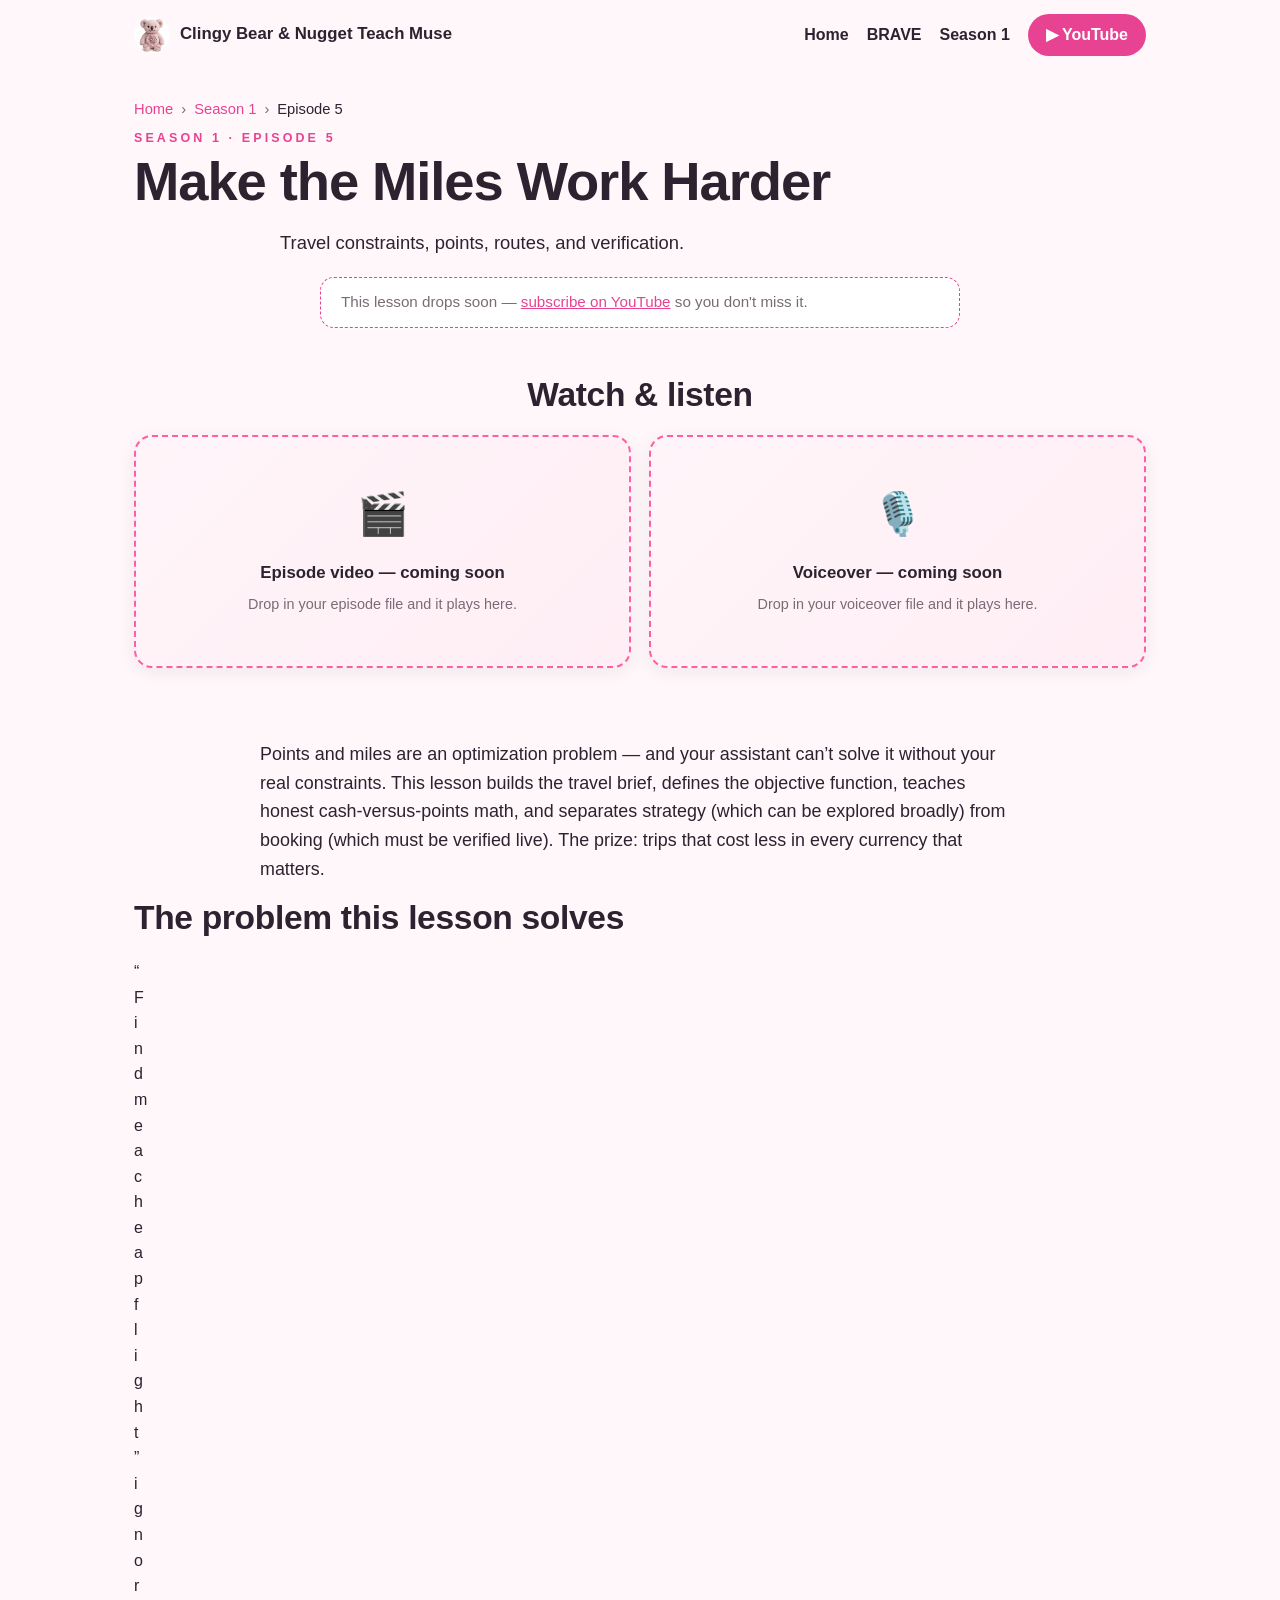
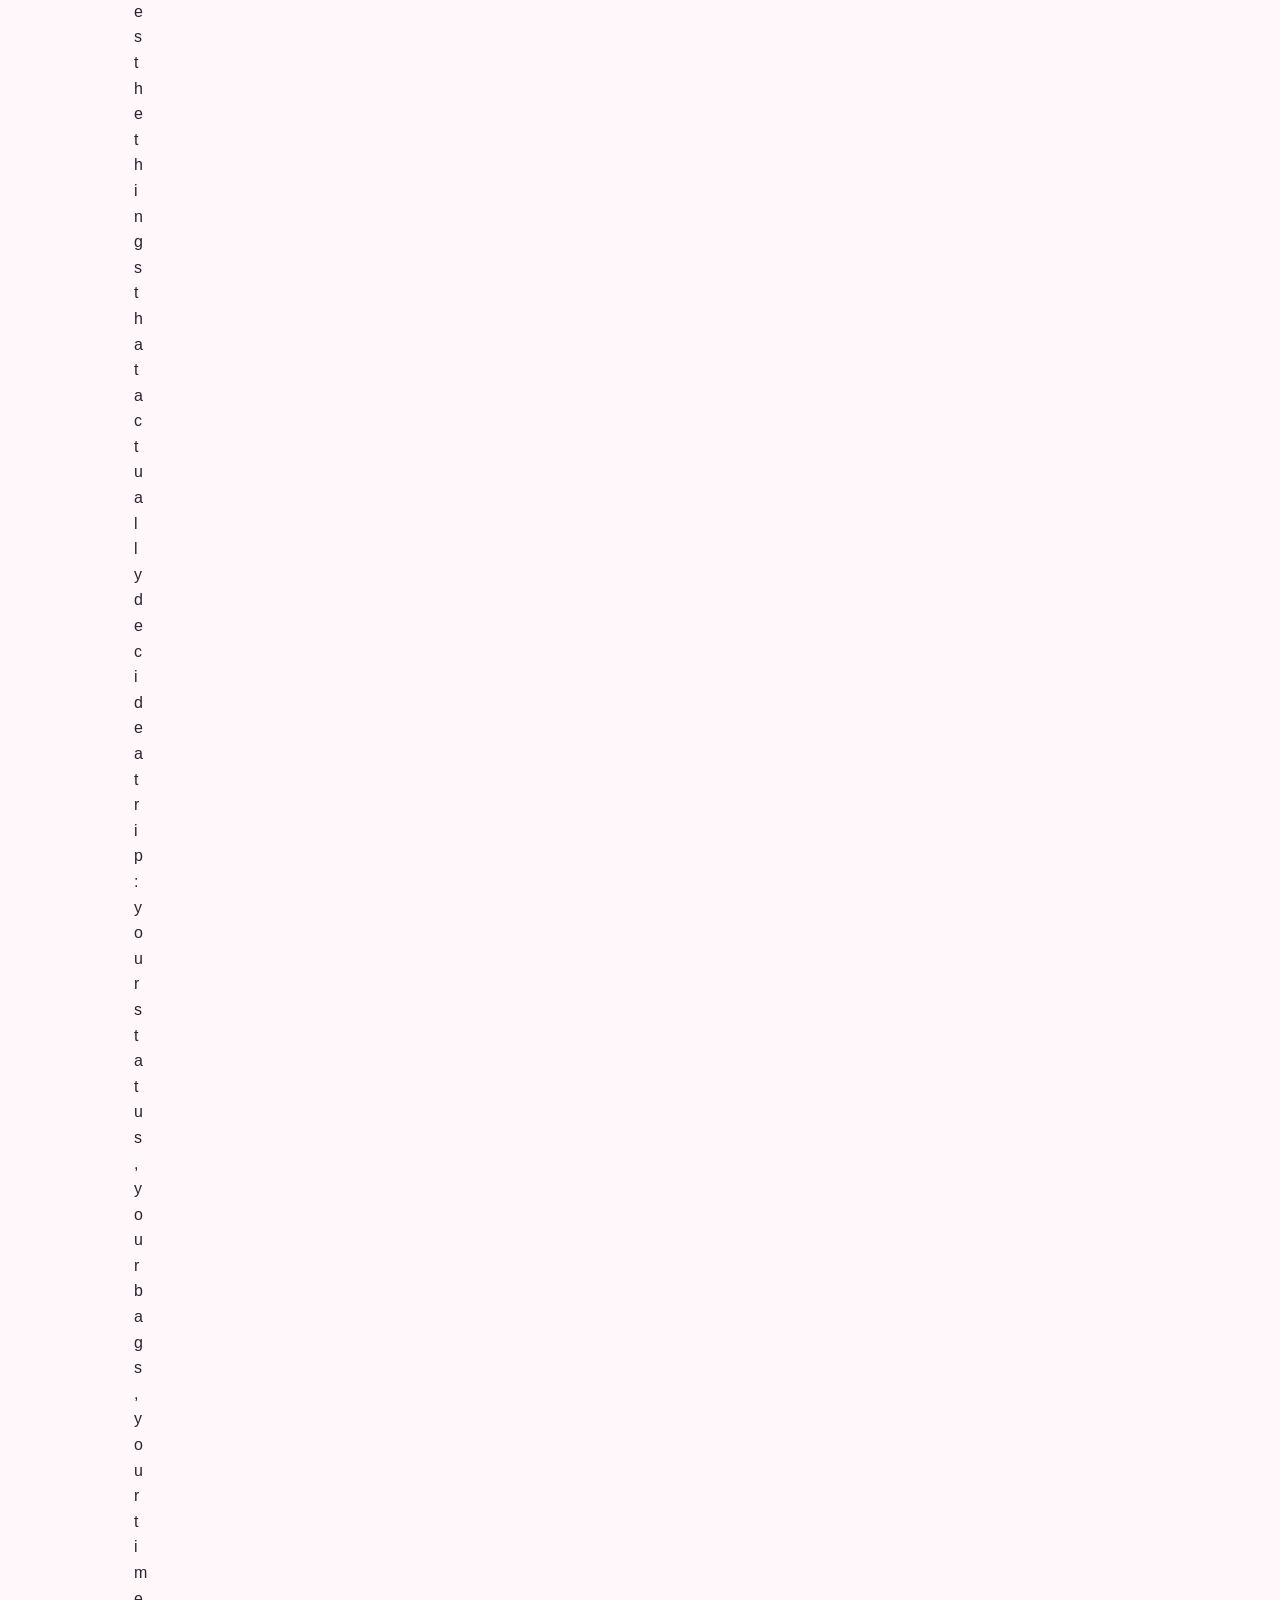
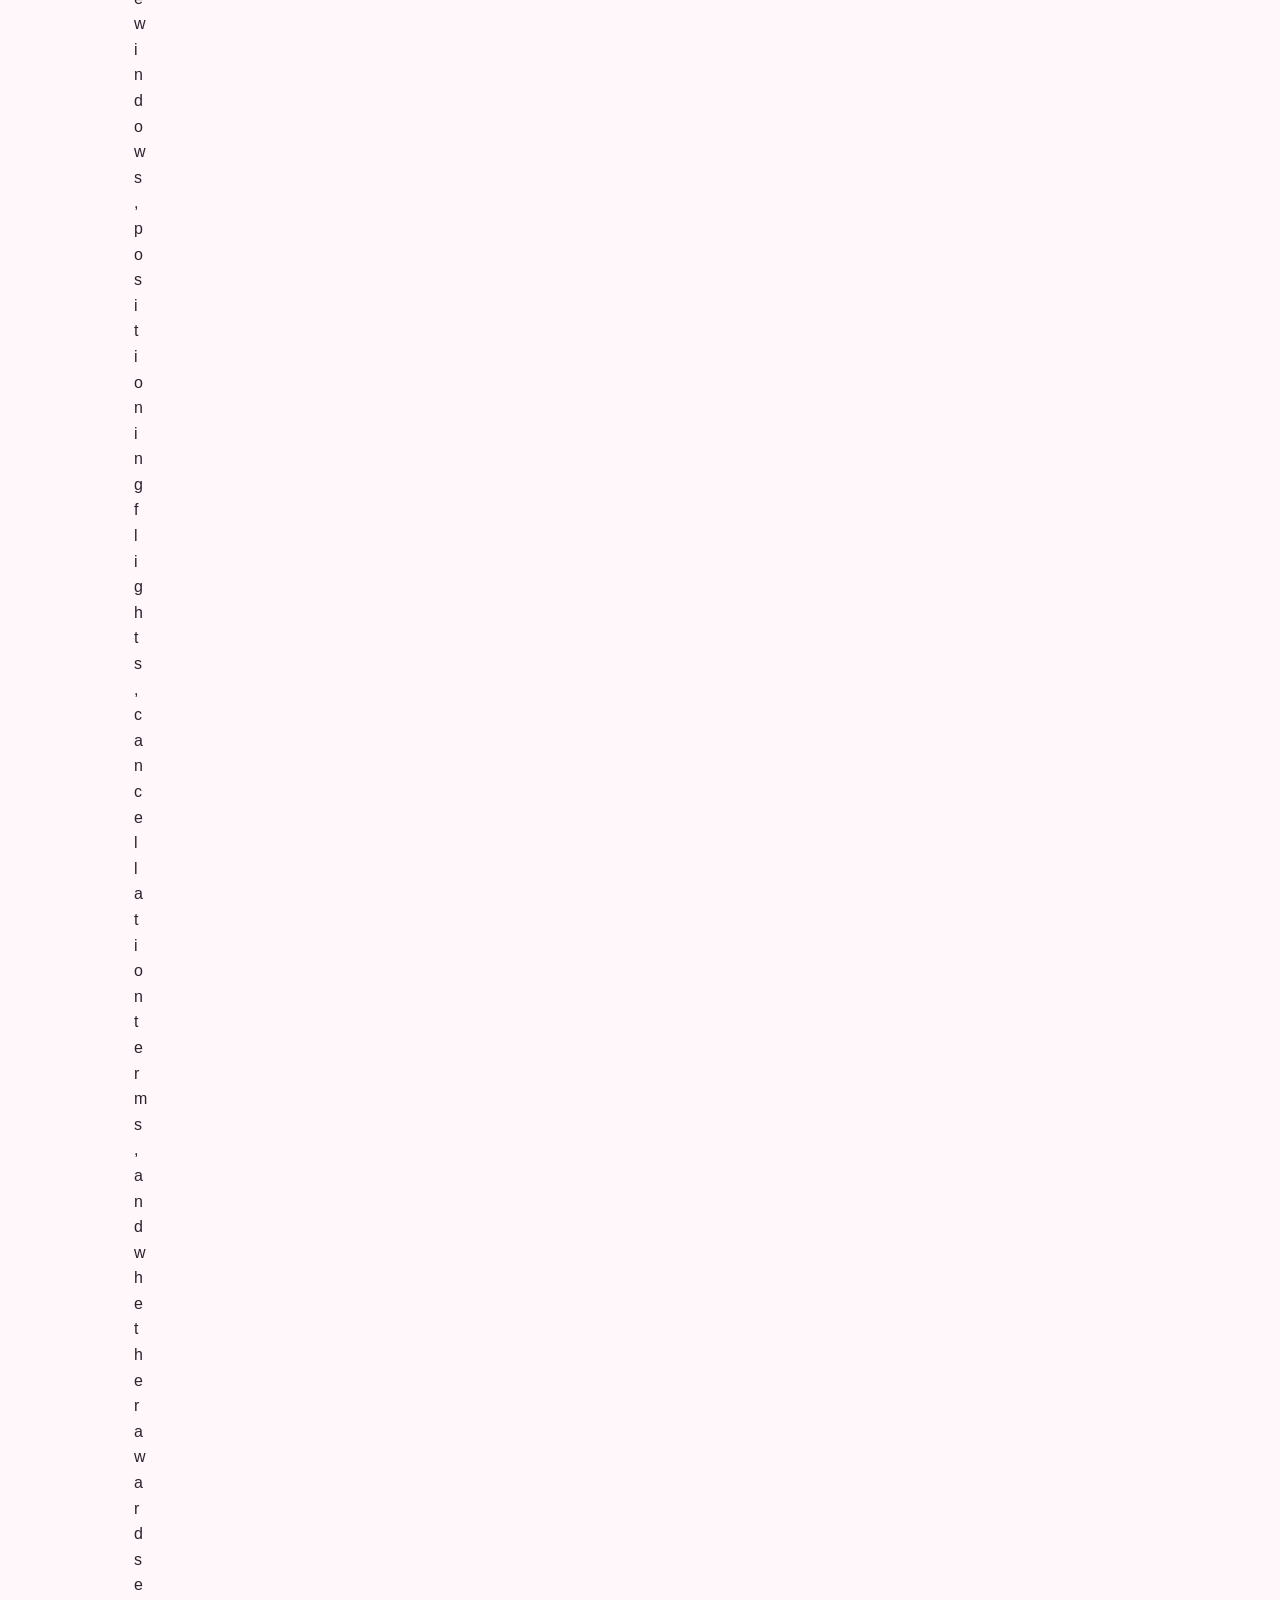
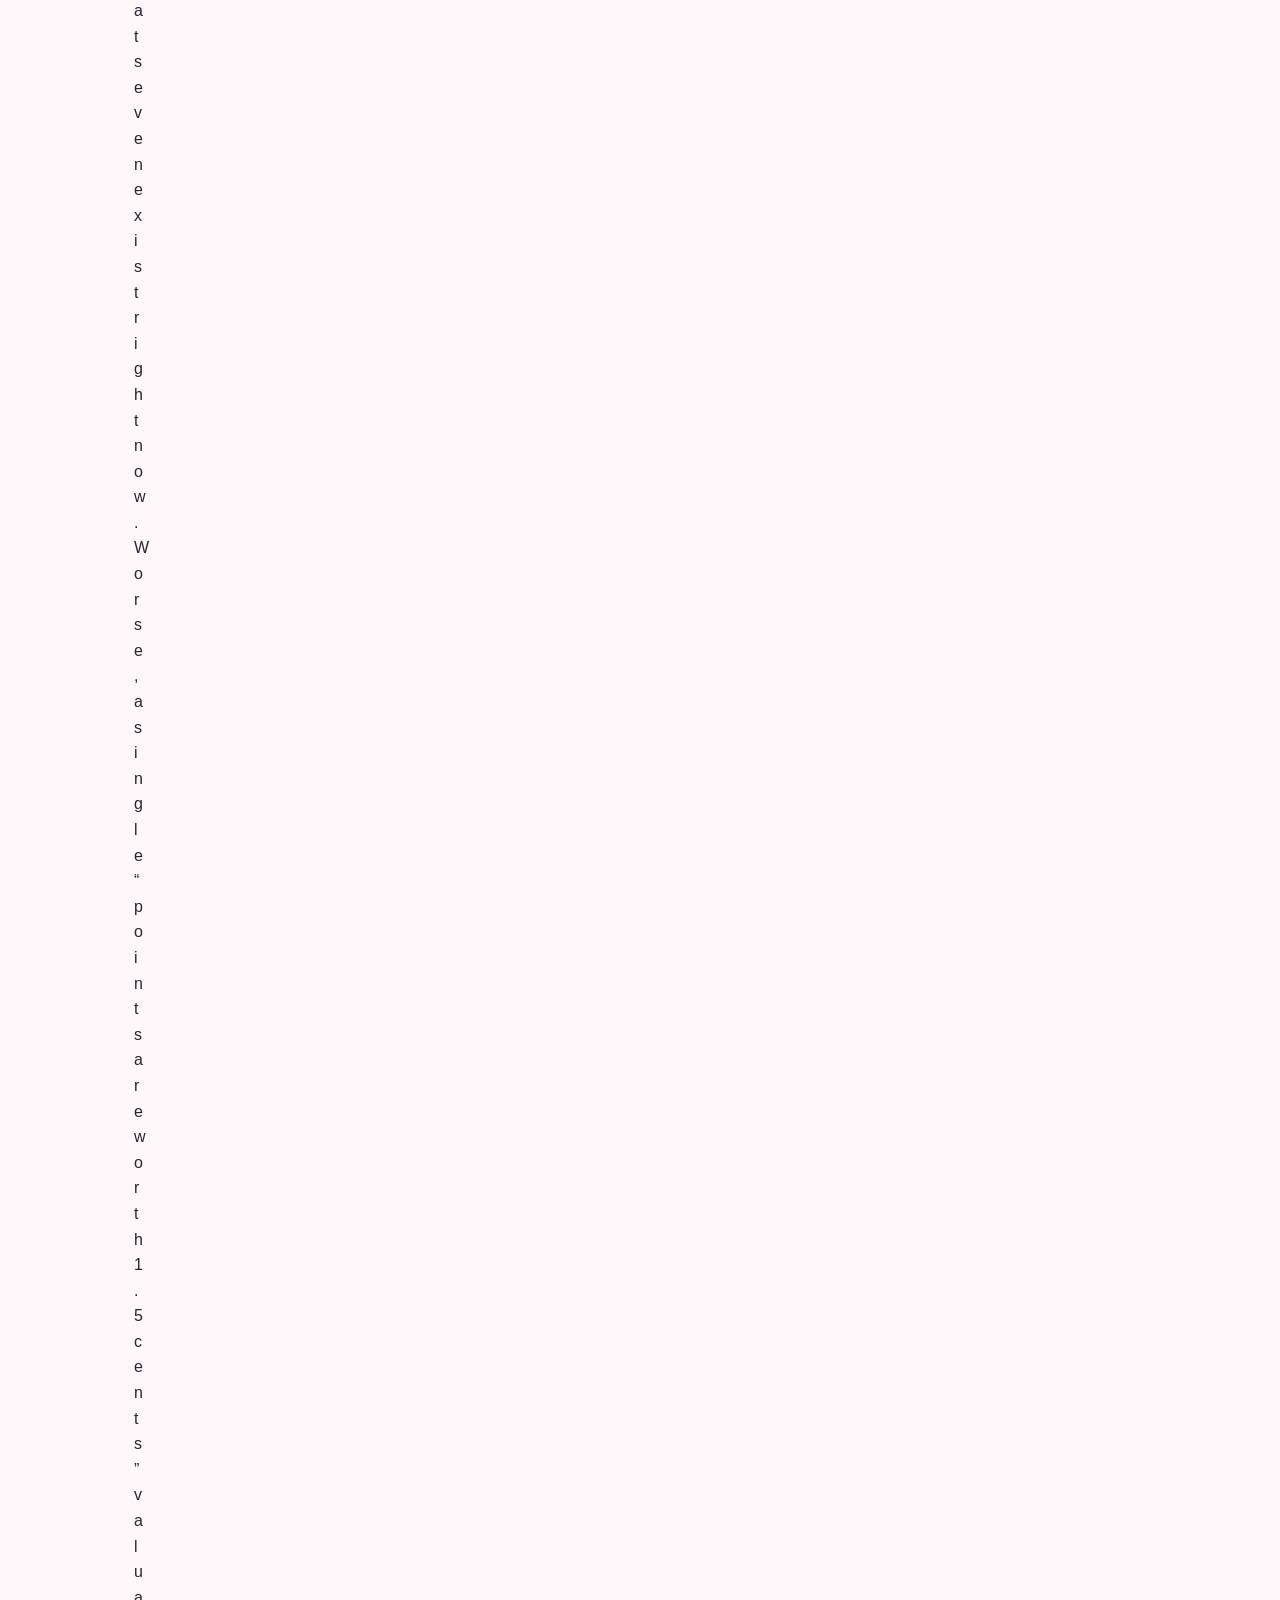
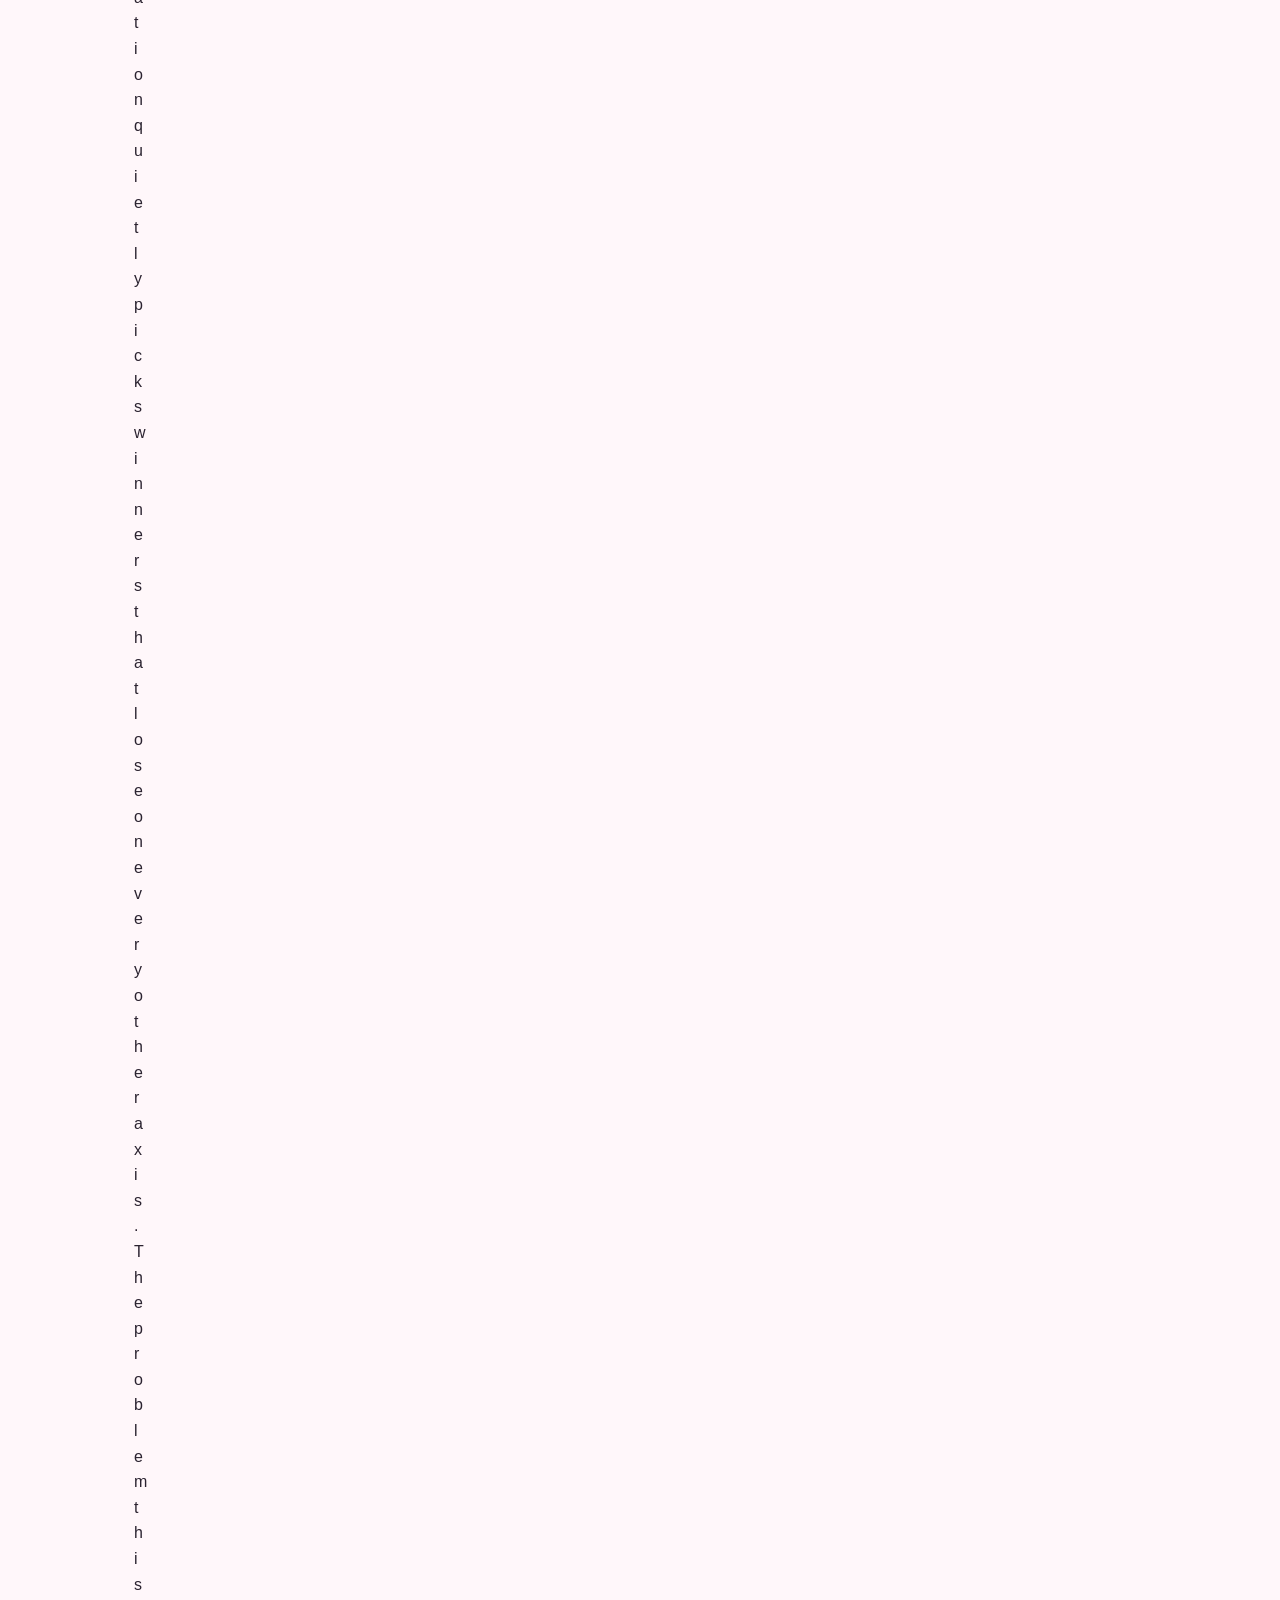
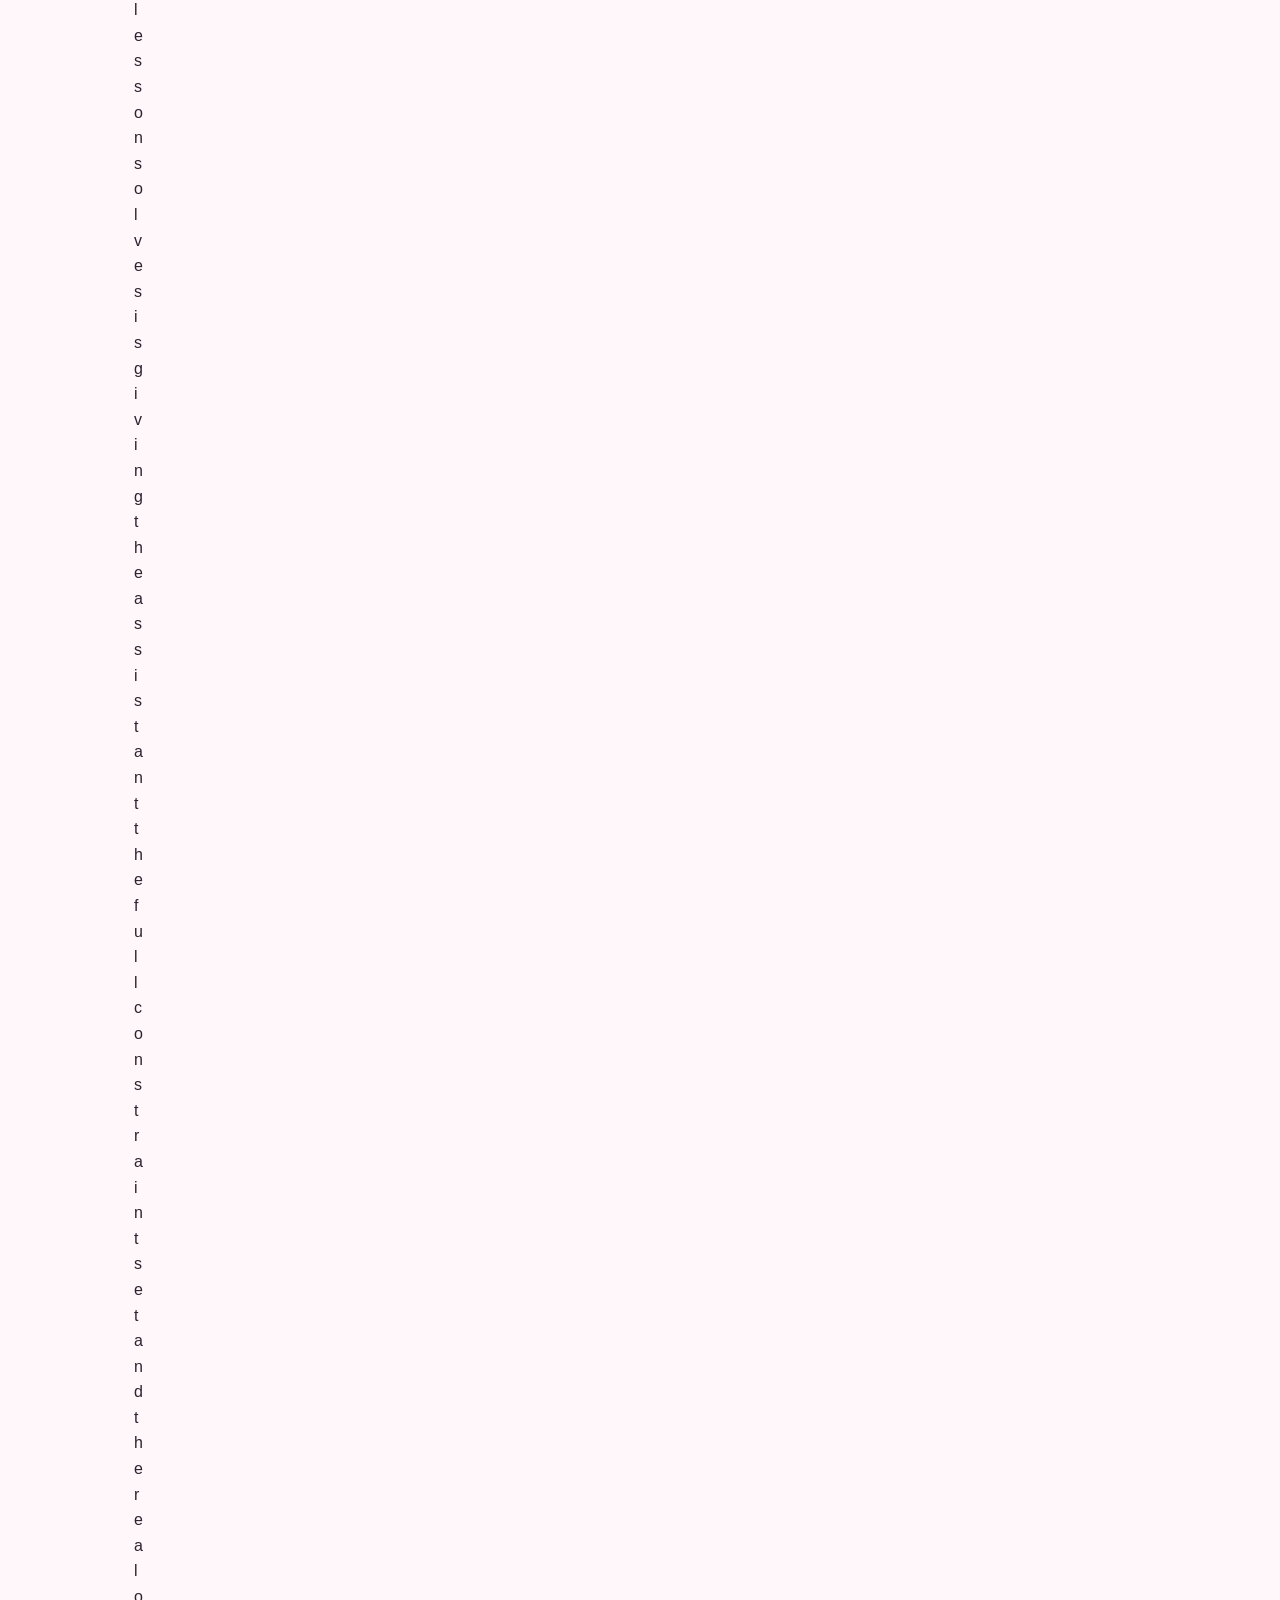
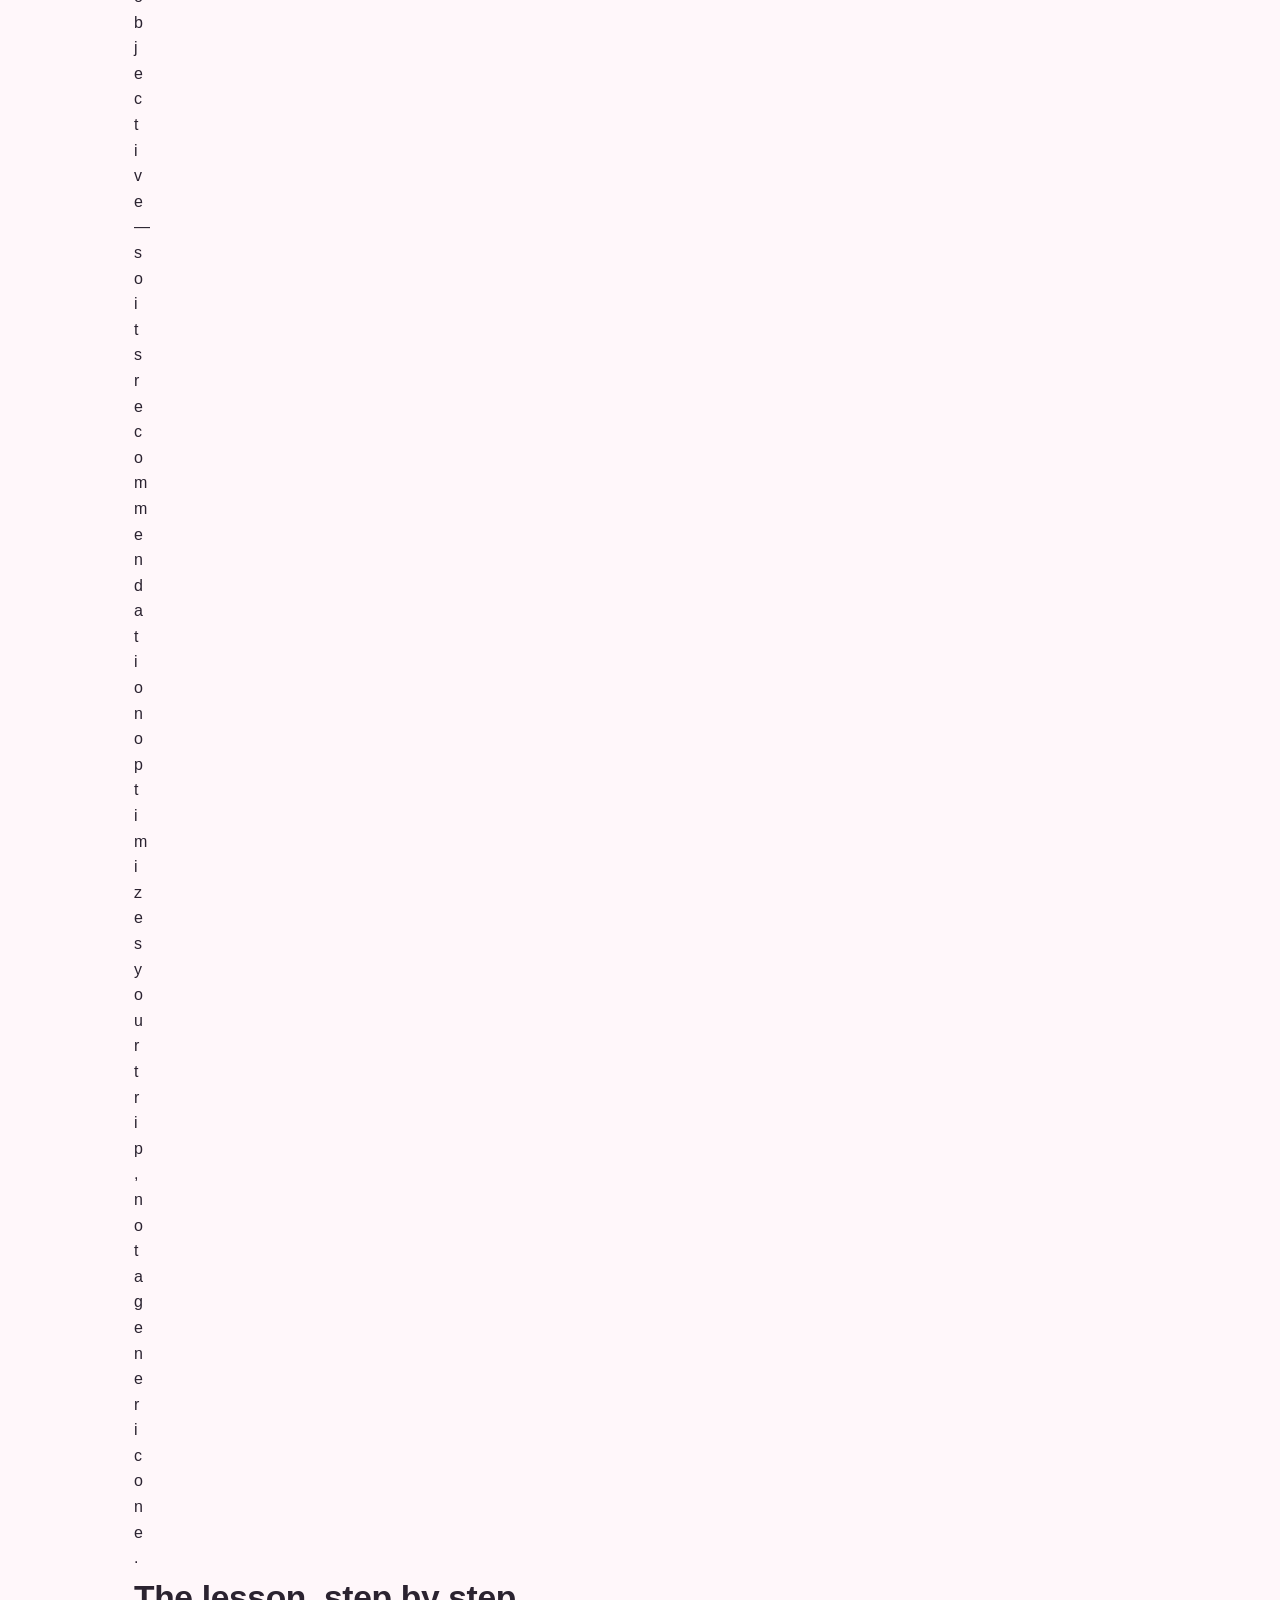
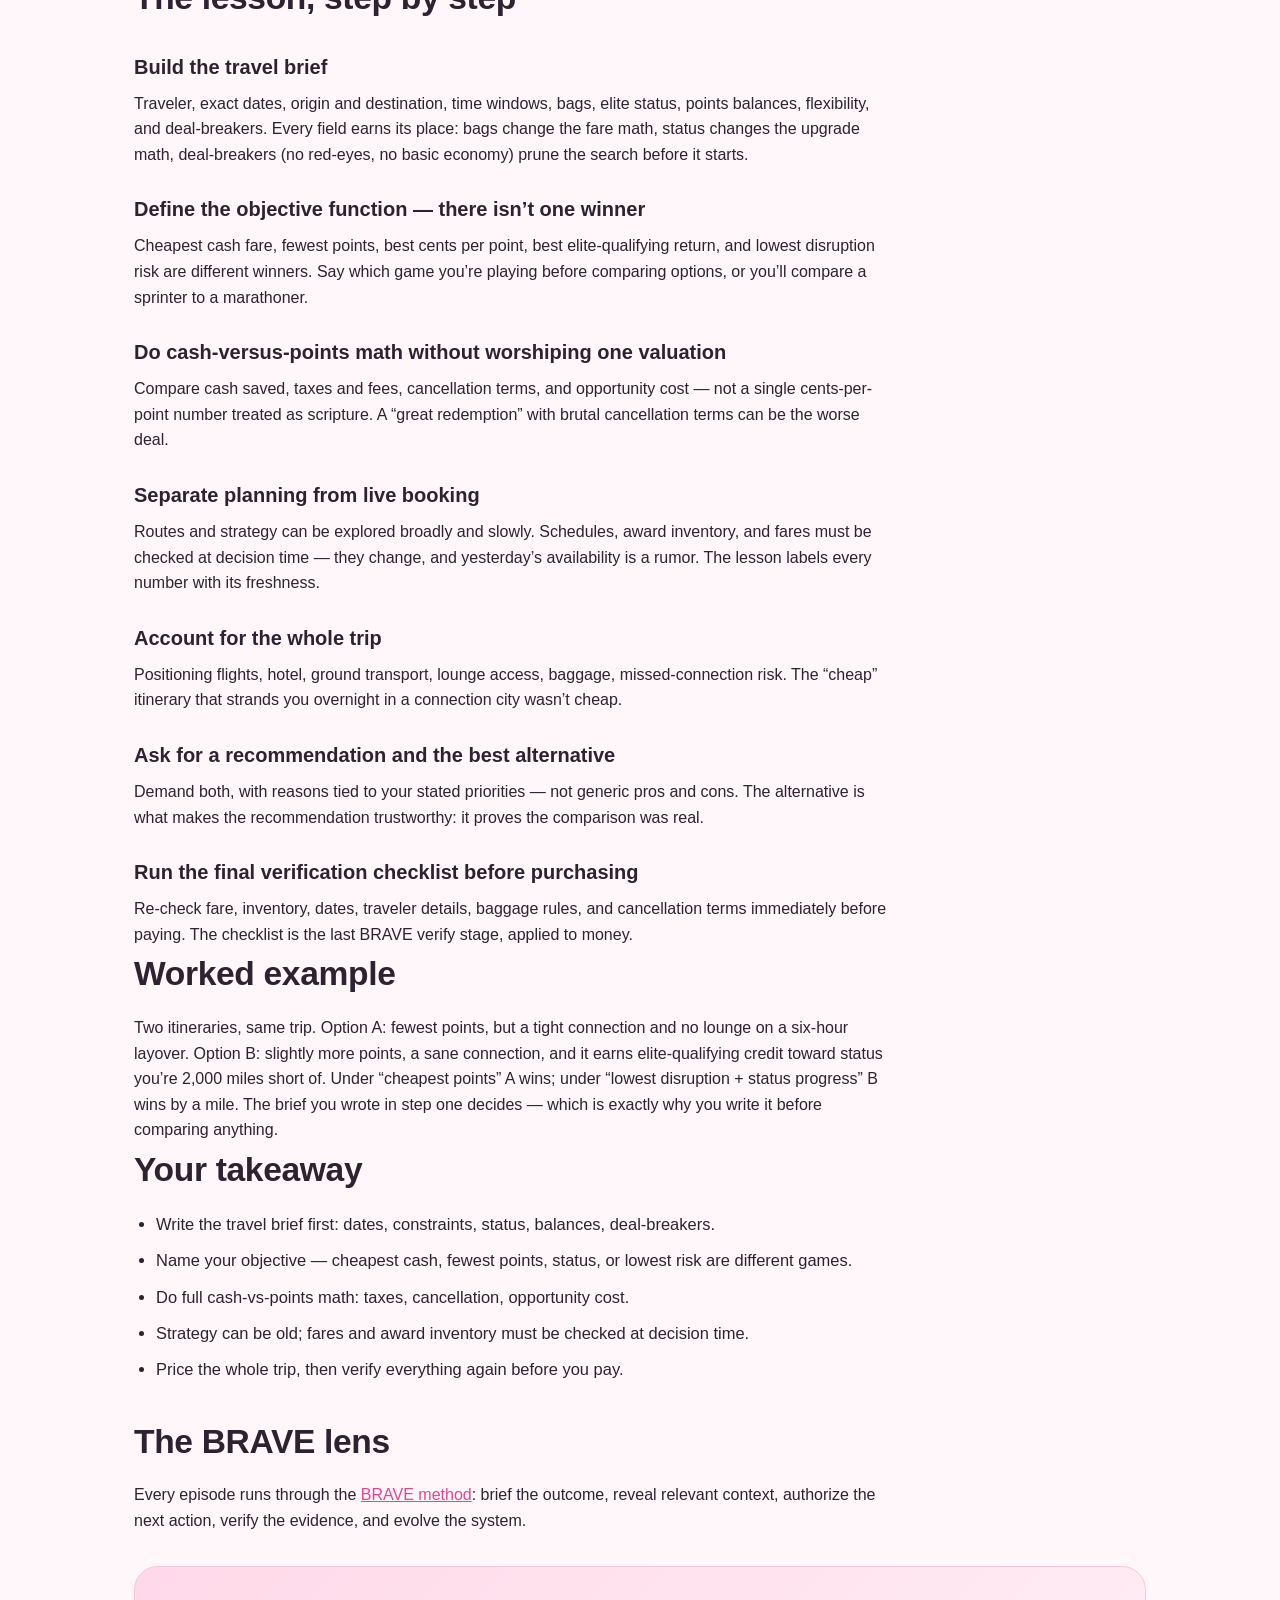
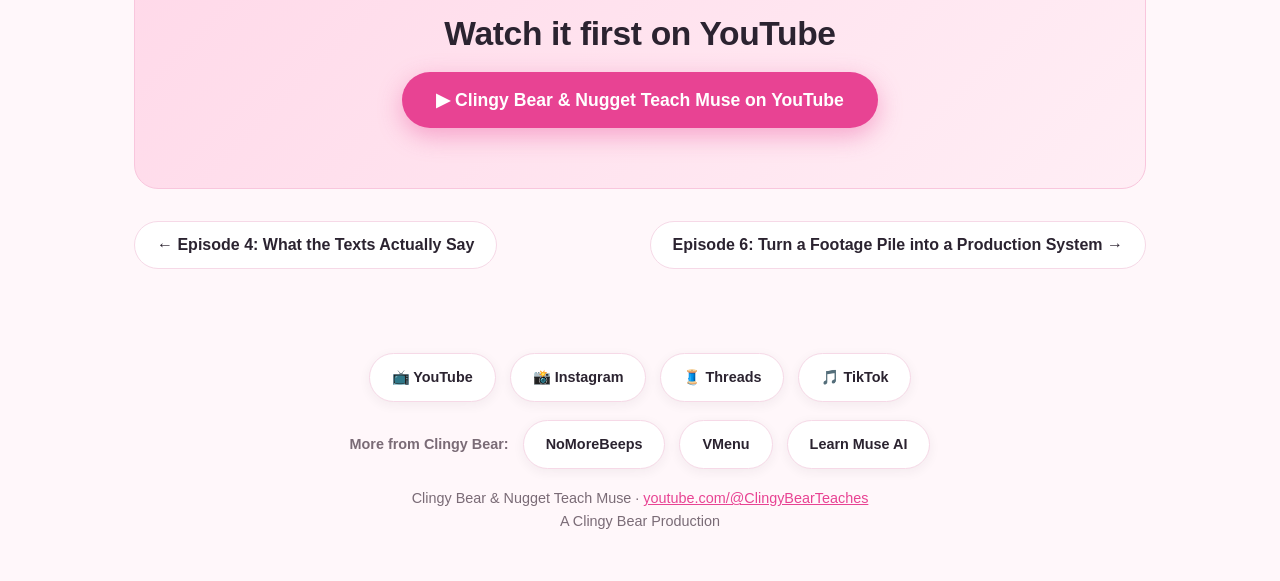
<file: season-1/ep-5-make-the-miles-work-harder/index.html>
<!DOCTYPE html>
<html lang="en">
<head>
<meta charset="utf-8">
<meta name="viewport" content="width=device-width, initial-scale=1">
<title>Episode 5: Make the Miles Work Harder | Clingy Bear &amp; Nugget Teach Muse</title>
<meta name="description" content="Travel constraints, points, routes, and verification. Points and miles are an optimization problem — and the assistant can&#x27;t solve it without your real…">
<meta name="keywords" content="Clingy Bear &amp; Nugget Teach Muse, AI assistant course, BRAVE method, AI workflows, Chris Pick, episode 5">
<link rel="canonical" href="https://teaches.clingybear.com/season-1/ep-5-make-the-miles-work-harder/">
<meta name="robots" content="index, follow">
<meta property="og:type" content="website">
<meta property="og:site_name" content="Clingy Bear & Nugget Teach Muse">
<meta property="og:title" content="Episode 5: Make the Miles Work Harder — Clingy Bear &amp; Nugget Teach Muse">
<meta property="og:description" content="Travel constraints, points, routes, and verification.">
<meta property="og:url" content="https://teaches.clingybear.com/season-1/ep-5-make-the-miles-work-harder/">
<meta property="og:image" content="https://teaches.clingybear.com/assets/koala.png">
<meta property="og:image:alt" content="Clingy Bear, the pink koala mascot of Clingy Bear & Nugget Teach Muse">
<meta name="twitter:card" content="summary_large_image">
<meta name="twitter:title" content="Episode 5: Make the Miles Work Harder — Clingy Bear &amp; Nugget Teach Muse">
<meta name="twitter:description" content="Travel constraints, points, routes, and verification.">
<meta name="twitter:image" content="https://teaches.clingybear.com/assets/koala.png">
<link rel="icon" type="image/png" href="/assets/koala.png">
<link rel="apple-touch-icon" href="/assets/koala.png">
<link rel="stylesheet" href="/assets/site.css">
<!-- Google tag (gtag.js) -->
<script async src="https://www.googletagmanager.com/gtag/js?id=G-S5WCYTCSVP"></script>
<script>
window.dataLayer = window.dataLayer || [];
function gtag(){dataLayer.push(arguments);}
gtag('js', new Date());
gtag('config', 'G-S5WCYTCSVP');
</script>
<!-- Geo enrichment: log visitor city + carrier/ISP to GA4 (fail-silent, once per session) -->
<script>
(function(){'use strict';var GEO_URL='https://ipinfo.io/json?token=2e82db2a53ac1c';var KEY='cb_geo_logged_v1';
function send(g){try{if(typeof gtag!=='function')return;
var org=g.org||((g.asn?g.asn+' ':'')+(g.as_name||'')).trim()||'(not set)';
gtag('event','visitor_geo',{geo_city:g.city||'(not set)',geo_region:g.region||'(not set)',geo_country:g.country||g.country_code||'(not set)',geo_org:org});
try{sessionStorage.setItem(KEY,'1');}catch(e){}}catch(e){}}
function lookup(){try{if(sessionStorage.getItem(KEY))return;}catch(e){}
var c,t;try{c=new AbortController();t=setTimeout(function(){try{c.abort();}catch(e){}},4000);}catch(e){return;}
fetch(GEO_URL,{signal:c.signal,credentials:'omit'}).then(function(r){clearTimeout(t);return r.ok?r.json():null;})
.then(function(g){if(g&&g.ip)send(g);}).catch(function(){});}
if(document.readyState==='complete')lookup();else window.addEventListener('load',lookup);})();
</script>
<script type="application/ld+json">
{
  "@context": "https://schema.org",
  "@graph": [
    {
      "@type": "Episode",
      "name": "Make the Miles Work Harder",
      "episodeNumber": 5,
      "description": "Points and miles are an optimization problem \u2014 and the assistant can't solve it without your real constraints. Build the travel brief, define the objective function (cheapest cash, fewest points, best cents per point, best elite-qualifying return, and lowest disruption risk are d",
      "url": "https://teaches.clingybear.com/season-1/ep-5-make-the-miles-work-harder/",
      "author": {
        "@type": "Person",
        "name": "Chris Pick"
      },
      "partOfSeries": {
        "@type": "VideoSeries",
        "name": "Clingy Bear & Nugget Teach Muse \u2014 Season 1",
        "url": "https://teaches.clingybear.com/season-1/"
      }
    },
    {
      "@type": "BreadcrumbList",
      "itemListElement": [
        {
          "@type": "ListItem",
          "position": 1,
          "name": "Home",
          "item": "https://teaches.clingybear.com/"
        },
        {
          "@type": "ListItem",
          "position": 2,
          "name": "Season 1",
          "item": "https://teaches.clingybear.com/season-1/"
        },
        {
          "@type": "ListItem",
          "position": 3,
          "name": "Make the Miles Work Harder"
        }
      ]
    }
  ]
}
</script>
</head>
<body>
<nav class="topnav" aria-label="Primary">
<a class="brand" href="/"><img src="/assets/koala.png" alt="Clingy Bear logo" width="36" height="36"><span>Clingy Bear & Nugget Teach Muse</span></a>
<div class="links">
<a href="/">Home</a>
<a href="/brave/">BRAVE</a>
<a href="/season-1/">Season 1</a>
<a class="yt" href="https://www.youtube.com/@ClingyBearTeaches">▶ YouTube</a>
</div>
</nav>
<main class="wrap">

<nav class="crumbs" aria-label="Breadcrumb"><ol><li><a href="/">Home</a></li><li><a href="/season-1/">Season 1</a></li><li aria-current="page">Episode 5</li></ol></nav>
<p class="epkicker">Season 1 · Episode 5</p>
<h1>Make the Miles Work Harder</h1>
<p class="lede">Travel constraints, points, routes, and verification.</p>
<p class="epstatus">This lesson drops soon — <a href="https://www.youtube.com/@ClingyBearTeaches">subscribe on YouTube</a> so you don't miss it.</p>
<section class="media" aria-label="Episode media"><h2>Watch &amp; listen</h2><div class="media-grid"><figure class="media-slot placeholder" aria-label="Episode video coming soon"><div class="media-empty"><span class="emoji" aria-hidden="true">🎬</span><p><strong>Episode video — coming soon</strong></p><p class="hint">Drop in your episode file and it plays here.</p></div></figure><figure class="media-slot placeholder" aria-label="Episode voiceover coming soon"><div class="media-empty"><span class="emoji" aria-hidden="true">🎙️</span><p><strong>Voiceover — coming soon</strong></p><p class="hint">Drop in your voiceover file and it plays here.</p></div></figure></div></section>
<p class="article-intro">Points and miles are an optimization problem — and your assistant can’t solve it without your real constraints. This lesson builds the travel brief, defines the objective function, teaches honest cash-versus-points math, and separates strategy (which can be explored broadly) from booking (which must be verified live). The prize: trips that cost less in every currency that matters.</p>
<h2>The problem this lesson solves</h2>
<p>“</p>
<p>F</p>
<p>i</p>
<p>n</p>
<p>d</p>
<p> </p>
<p>m</p>
<p>e</p>
<p> </p>
<p>a</p>
<p> </p>
<p>c</p>
<p>h</p>
<p>e</p>
<p>a</p>
<p>p</p>
<p> </p>
<p>f</p>
<p>l</p>
<p>i</p>
<p>g</p>
<p>h</p>
<p>t</p>
<p>”</p>
<p> </p>
<p>i</p>
<p>g</p>
<p>n</p>
<p>o</p>
<p>r</p>
<p>e</p>
<p>s</p>
<p> </p>
<p>t</p>
<p>h</p>
<p>e</p>
<p> </p>
<p>t</p>
<p>h</p>
<p>i</p>
<p>n</p>
<p>g</p>
<p>s</p>
<p> </p>
<p>t</p>
<p>h</p>
<p>a</p>
<p>t</p>
<p> </p>
<p>a</p>
<p>c</p>
<p>t</p>
<p>u</p>
<p>a</p>
<p>l</p>
<p>l</p>
<p>y</p>
<p> </p>
<p>d</p>
<p>e</p>
<p>c</p>
<p>i</p>
<p>d</p>
<p>e</p>
<p> </p>
<p>a</p>
<p> </p>
<p>t</p>
<p>r</p>
<p>i</p>
<p>p</p>
<p>:</p>
<p> </p>
<p>y</p>
<p>o</p>
<p>u</p>
<p>r</p>
<p> </p>
<p>s</p>
<p>t</p>
<p>a</p>
<p>t</p>
<p>u</p>
<p>s</p>
<p>,</p>
<p> </p>
<p>y</p>
<p>o</p>
<p>u</p>
<p>r</p>
<p> </p>
<p>b</p>
<p>a</p>
<p>g</p>
<p>s</p>
<p>,</p>
<p> </p>
<p>y</p>
<p>o</p>
<p>u</p>
<p>r</p>
<p> </p>
<p>t</p>
<p>i</p>
<p>m</p>
<p>e</p>
<p> </p>
<p>w</p>
<p>i</p>
<p>n</p>
<p>d</p>
<p>o</p>
<p>w</p>
<p>s</p>
<p>,</p>
<p> </p>
<p>p</p>
<p>o</p>
<p>s</p>
<p>i</p>
<p>t</p>
<p>i</p>
<p>o</p>
<p>n</p>
<p>i</p>
<p>n</p>
<p>g</p>
<p> </p>
<p>f</p>
<p>l</p>
<p>i</p>
<p>g</p>
<p>h</p>
<p>t</p>
<p>s</p>
<p>,</p>
<p> </p>
<p>c</p>
<p>a</p>
<p>n</p>
<p>c</p>
<p>e</p>
<p>l</p>
<p>l</p>
<p>a</p>
<p>t</p>
<p>i</p>
<p>o</p>
<p>n</p>
<p> </p>
<p>t</p>
<p>e</p>
<p>r</p>
<p>m</p>
<p>s</p>
<p>,</p>
<p> </p>
<p>a</p>
<p>n</p>
<p>d</p>
<p> </p>
<p>w</p>
<p>h</p>
<p>e</p>
<p>t</p>
<p>h</p>
<p>e</p>
<p>r</p>
<p> </p>
<p>a</p>
<p>w</p>
<p>a</p>
<p>r</p>
<p>d</p>
<p> </p>
<p>s</p>
<p>e</p>
<p>a</p>
<p>t</p>
<p>s</p>
<p> </p>
<p>e</p>
<p>v</p>
<p>e</p>
<p>n</p>
<p> </p>
<p>e</p>
<p>x</p>
<p>i</p>
<p>s</p>
<p>t</p>
<p> </p>
<p>r</p>
<p>i</p>
<p>g</p>
<p>h</p>
<p>t</p>
<p> </p>
<p>n</p>
<p>o</p>
<p>w</p>
<p>.</p>
<p> </p>
<p>W</p>
<p>o</p>
<p>r</p>
<p>s</p>
<p>e</p>
<p>,</p>
<p> </p>
<p>a</p>
<p> </p>
<p>s</p>
<p>i</p>
<p>n</p>
<p>g</p>
<p>l</p>
<p>e</p>
<p> </p>
<p>“</p>
<p>p</p>
<p>o</p>
<p>i</p>
<p>n</p>
<p>t</p>
<p>s</p>
<p> </p>
<p>a</p>
<p>r</p>
<p>e</p>
<p> </p>
<p>w</p>
<p>o</p>
<p>r</p>
<p>t</p>
<p>h</p>
<p> </p>
<p>1</p>
<p>.</p>
<p>5</p>
<p> </p>
<p>c</p>
<p>e</p>
<p>n</p>
<p>t</p>
<p>s</p>
<p>”</p>
<p> </p>
<p>v</p>
<p>a</p>
<p>l</p>
<p>u</p>
<p>a</p>
<p>t</p>
<p>i</p>
<p>o</p>
<p>n</p>
<p> </p>
<p>q</p>
<p>u</p>
<p>i</p>
<p>e</p>
<p>t</p>
<p>l</p>
<p>y</p>
<p> </p>
<p>p</p>
<p>i</p>
<p>c</p>
<p>k</p>
<p>s</p>
<p> </p>
<p>w</p>
<p>i</p>
<p>n</p>
<p>n</p>
<p>e</p>
<p>r</p>
<p>s</p>
<p> </p>
<p>t</p>
<p>h</p>
<p>a</p>
<p>t</p>
<p> </p>
<p>l</p>
<p>o</p>
<p>s</p>
<p>e</p>
<p> </p>
<p>o</p>
<p>n</p>
<p> </p>
<p>e</p>
<p>v</p>
<p>e</p>
<p>r</p>
<p>y</p>
<p> </p>
<p>o</p>
<p>t</p>
<p>h</p>
<p>e</p>
<p>r</p>
<p> </p>
<p>a</p>
<p>x</p>
<p>i</p>
<p>s</p>
<p>.</p>
<p> </p>
<p>T</p>
<p>h</p>
<p>e</p>
<p> </p>
<p>p</p>
<p>r</p>
<p>o</p>
<p>b</p>
<p>l</p>
<p>e</p>
<p>m</p>
<p> </p>
<p>t</p>
<p>h</p>
<p>i</p>
<p>s</p>
<p> </p>
<p>l</p>
<p>e</p>
<p>s</p>
<p>s</p>
<p>o</p>
<p>n</p>
<p> </p>
<p>s</p>
<p>o</p>
<p>l</p>
<p>v</p>
<p>e</p>
<p>s</p>
<p> </p>
<p>i</p>
<p>s</p>
<p> </p>
<p>g</p>
<p>i</p>
<p>v</p>
<p>i</p>
<p>n</p>
<p>g</p>
<p> </p>
<p>t</p>
<p>h</p>
<p>e</p>
<p> </p>
<p>a</p>
<p>s</p>
<p>s</p>
<p>i</p>
<p>s</p>
<p>t</p>
<p>a</p>
<p>n</p>
<p>t</p>
<p> </p>
<p>t</p>
<p>h</p>
<p>e</p>
<p> </p>
<p>f</p>
<p>u</p>
<p>l</p>
<p>l</p>
<p> </p>
<p>c</p>
<p>o</p>
<p>n</p>
<p>s</p>
<p>t</p>
<p>r</p>
<p>a</p>
<p>i</p>
<p>n</p>
<p>t</p>
<p> </p>
<p>s</p>
<p>e</p>
<p>t</p>
<p> </p>
<p>a</p>
<p>n</p>
<p>d</p>
<p> </p>
<p>t</p>
<p>h</p>
<p>e</p>
<p> </p>
<p>r</p>
<p>e</p>
<p>a</p>
<p>l</p>
<p> </p>
<p>o</p>
<p>b</p>
<p>j</p>
<p>e</p>
<p>c</p>
<p>t</p>
<p>i</p>
<p>v</p>
<p>e</p>
<p> </p>
<p>—</p>
<p> </p>
<p>s</p>
<p>o</p>
<p> </p>
<p>i</p>
<p>t</p>
<p>s</p>
<p> </p>
<p>r</p>
<p>e</p>
<p>c</p>
<p>o</p>
<p>m</p>
<p>m</p>
<p>e</p>
<p>n</p>
<p>d</p>
<p>a</p>
<p>t</p>
<p>i</p>
<p>o</p>
<p>n</p>
<p> </p>
<p>o</p>
<p>p</p>
<p>t</p>
<p>i</p>
<p>m</p>
<p>i</p>
<p>z</p>
<p>e</p>
<p>s</p>
<p> </p>
<p>y</p>
<p>o</p>
<p>u</p>
<p>r</p>
<p> </p>
<p>t</p>
<p>r</p>
<p>i</p>
<p>p</p>
<p>,</p>
<p> </p>
<p>n</p>
<p>o</p>
<p>t</p>
<p> </p>
<p>a</p>
<p> </p>
<p>g</p>
<p>e</p>
<p>n</p>
<p>e</p>
<p>r</p>
<p>i</p>
<p>c</p>
<p> </p>
<p>o</p>
<p>n</p>
<p>e</p>
<p>.</p>
<h2>The lesson, step by step</h2>
<h3>Build the travel brief</h3>
<p>Traveler, exact dates, origin and destination, time windows, bags, elite status, points balances, flexibility, and deal-breakers. Every field earns its place: bags change the fare math, status changes the upgrade math, deal-breakers (no red-eyes, no basic economy) prune the search before it starts.</p>
<h3>Define the objective function — there isn’t one winner</h3>
<p>Cheapest cash fare, fewest points, best cents per point, best elite-qualifying return, and lowest disruption risk are different winners. Say which game you’re playing before comparing options, or you’ll compare a sprinter to a marathoner.</p>
<h3>Do cash-versus-points math without worshiping one valuation</h3>
<p>Compare cash saved, taxes and fees, cancellation terms, and opportunity cost — not a single cents-per-point number treated as scripture. A “great redemption” with brutal cancellation terms can be the worse deal.</p>
<h3>Separate planning from live booking</h3>
<p>Routes and strategy can be explored broadly and slowly. Schedules, award inventory, and fares must be checked at decision time — they change, and yesterday’s availability is a rumor. The lesson labels every number with its freshness.</p>
<h3>Account for the whole trip</h3>
<p>Positioning flights, hotel, ground transport, lounge access, baggage, missed-connection risk. The “cheap” itinerary that strands you overnight in a connection city wasn’t cheap.</p>
<h3>Ask for a recommendation and the best alternative</h3>
<p>Demand both, with reasons tied to your stated priorities — not generic pros and cons. The alternative is what makes the recommendation trustworthy: it proves the comparison was real.</p>
<h3>Run the final verification checklist before purchasing</h3>
<p>Re-check fare, inventory, dates, traveler details, baggage rules, and cancellation terms immediately before paying. The checklist is the last BRAVE verify stage, applied to money.</p>
<h2>Worked example</h2>
<p>Two itineraries, same trip. Option A: fewest points, but a tight connection and no lounge on a six-hour layover. Option B: slightly more points, a sane connection, and it earns elite-qualifying credit toward status you’re 2,000 miles short of. Under “cheapest points” A wins; under “lowest disruption + status progress” B wins by a mile. The brief you wrote in step one decides — which is exactly why you write it before comparing anything.</p>
<h2>Your takeaway</h2>
<ul class="beats">
<li>Write the travel brief first: dates, constraints, status, balances, deal-breakers.</li>
<li>Name your objective — cheapest cash, fewest points, status, or lowest risk are different games.</li>
<li>Do full cash-vs-points math: taxes, cancellation, opportunity cost.</li>
<li>Strategy can be old; fares and award inventory must be checked at decision time.</li>
<li>Price the whole trip, then verify everything again before you pay.</li>
</ul>
<h2>The BRAVE lens</h2>
<p>Every episode runs through the <a href="/brave/">BRAVE method</a>: brief the outcome, reveal relevant context, authorize the next action, verify the evidence, and evolve the system.</p>
<section class="cta-box">
<h2>Watch it first on YouTube</h2>
<p><a class="cta" href="https://www.youtube.com/@ClingyBearTeaches">▶ Clingy Bear & Nugget Teach Muse on YouTube</a></p>
</section>
<nav class="epnav" aria-label="Episode navigation"><a class="prev" href="/season-1/ep-4-what-the-texts-actually-say/">← Episode 4: What the Texts Actually Say</a> <a class="next" href="/season-1/ep-6-turn-a-footage-pile-into-a-production-system/">Episode 6: Turn a Footage Pile into a Production System →</a></nav>
</main>
<footer>
<nav class="socials" aria-label="Social links">
<a href="https://www.youtube.com/@ClingyBearTeaches">📺 YouTube</a>
<a href="https://www.instagram.com/clingybearteaches/">📸 Instagram</a>
<a href="https://www.threads.com/@clingybearteaches">🧵 Threads</a>
<a href="https://www.tiktok.com/@clingybearteaches">🎵 TikTok</a>
</nav>
<nav class="socials empire" aria-label="More from Clingy Bear">
<span class="empire-label">More from Clingy Bear:</span>
<a href="https://www.nomorebeeps.com">NoMoreBeeps</a>
<a href="https://vmenu.com">VMenu</a>
<a href="https://learnmuse.ai">Learn Muse AI</a>
</nav>
<p>Clingy Bear & Nugget Teach Muse · <a href="https://www.youtube.com/@ClingyBearTeaches">youtube.com/@ClingyBearTeaches</a></p>
<p>A Clingy Bear Production</p>
</footer>
</body>
</html>
</file>
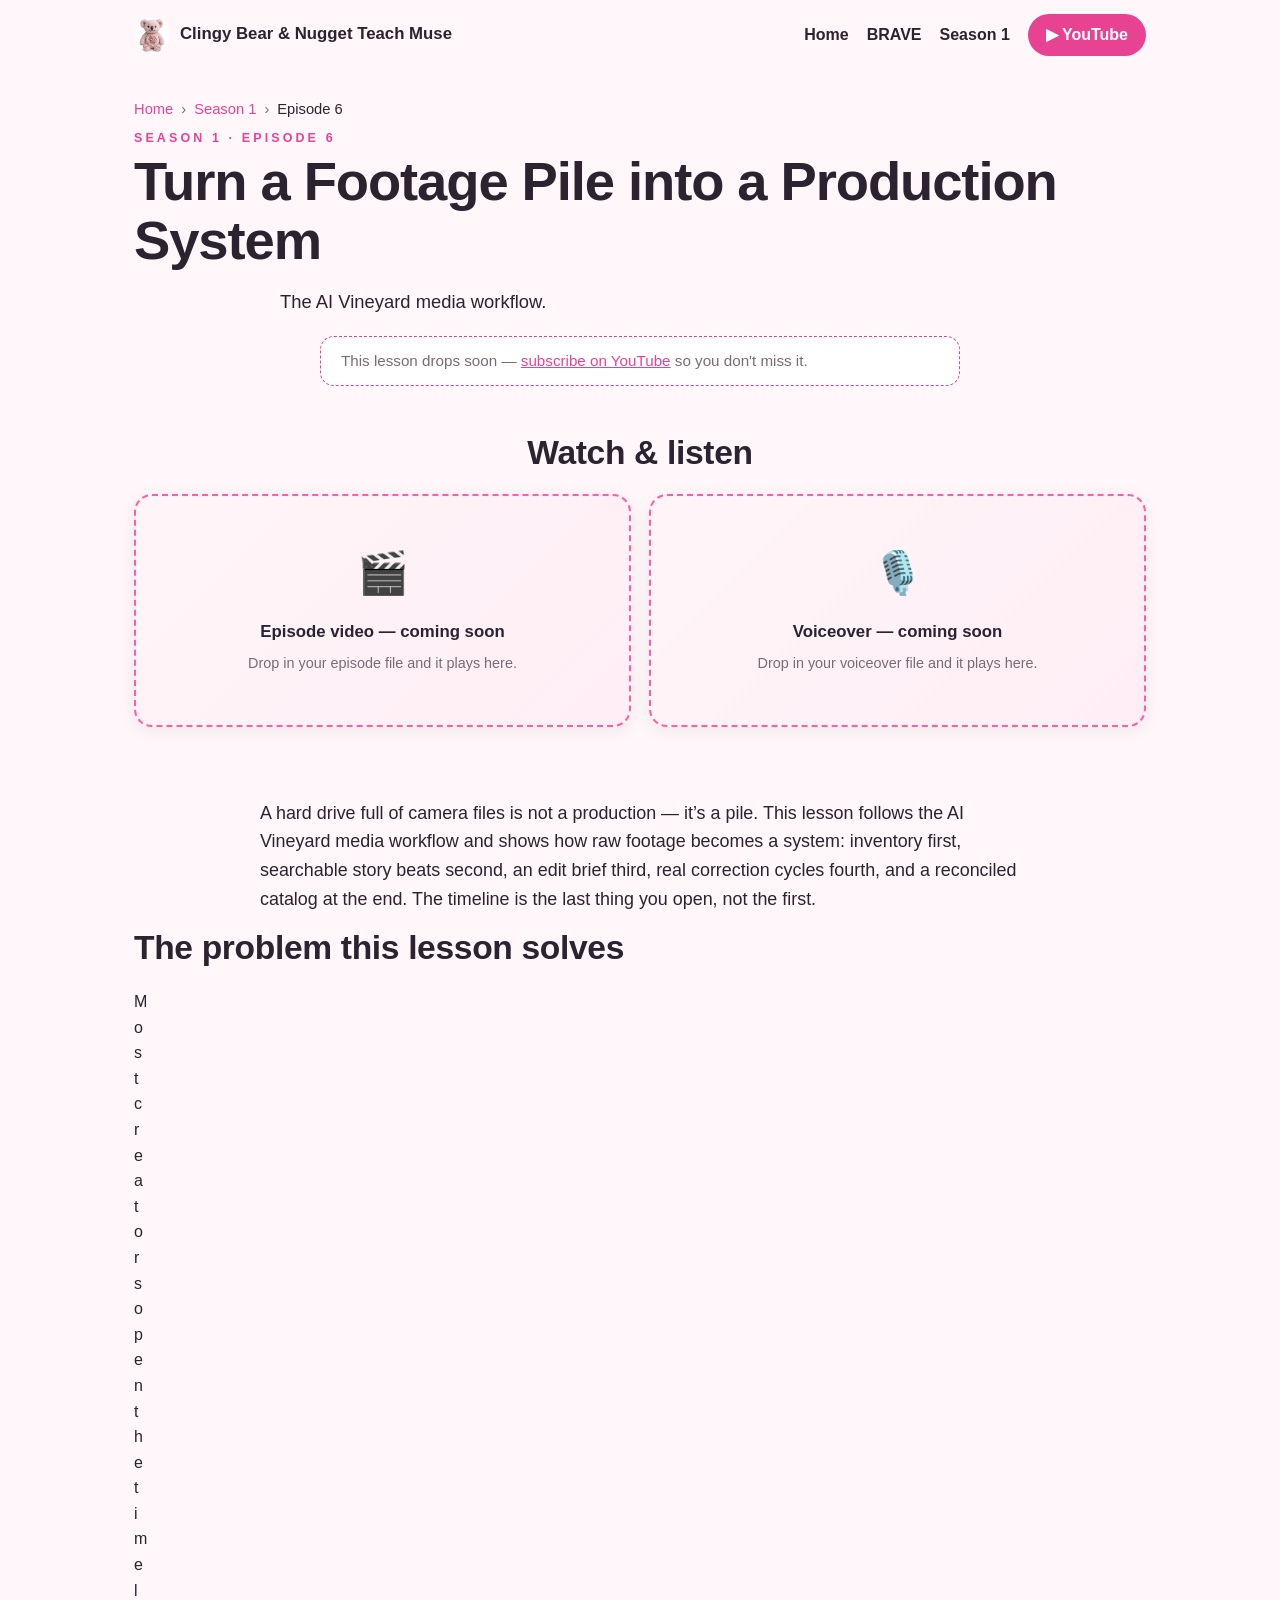
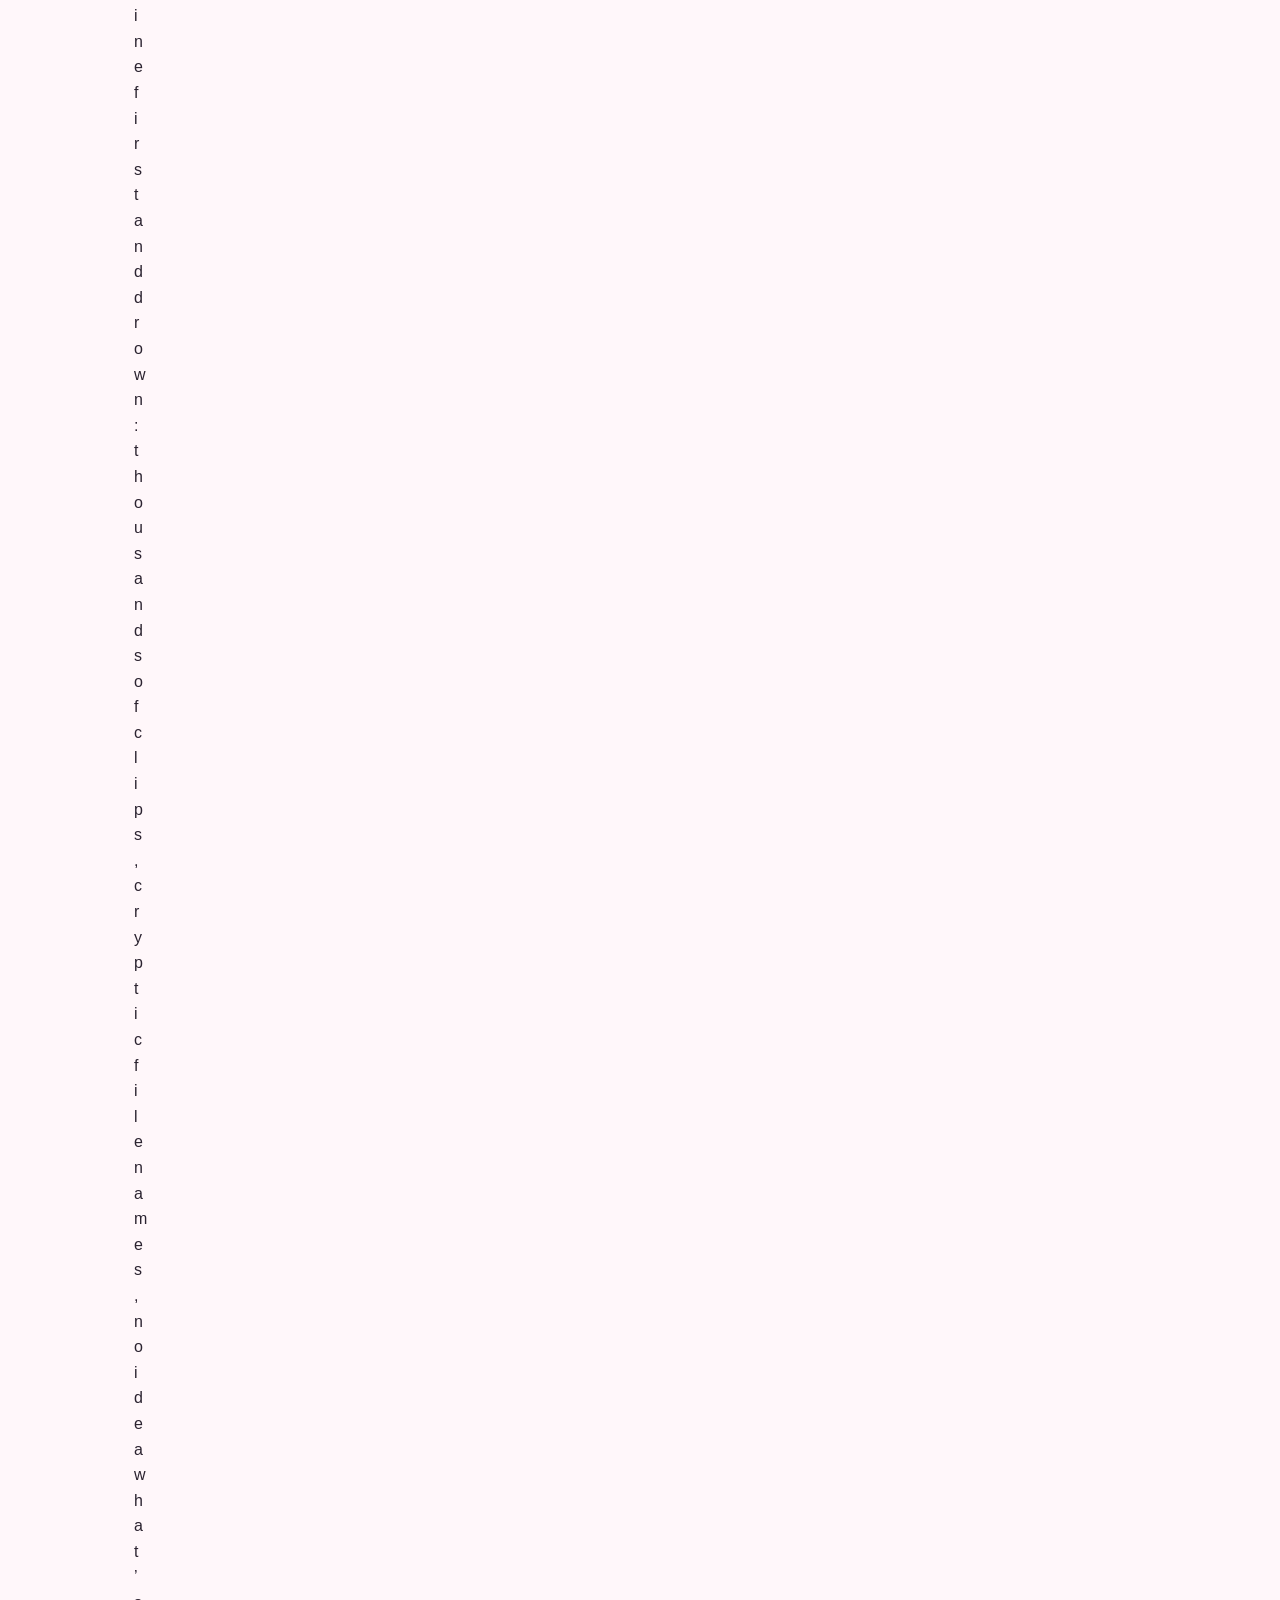
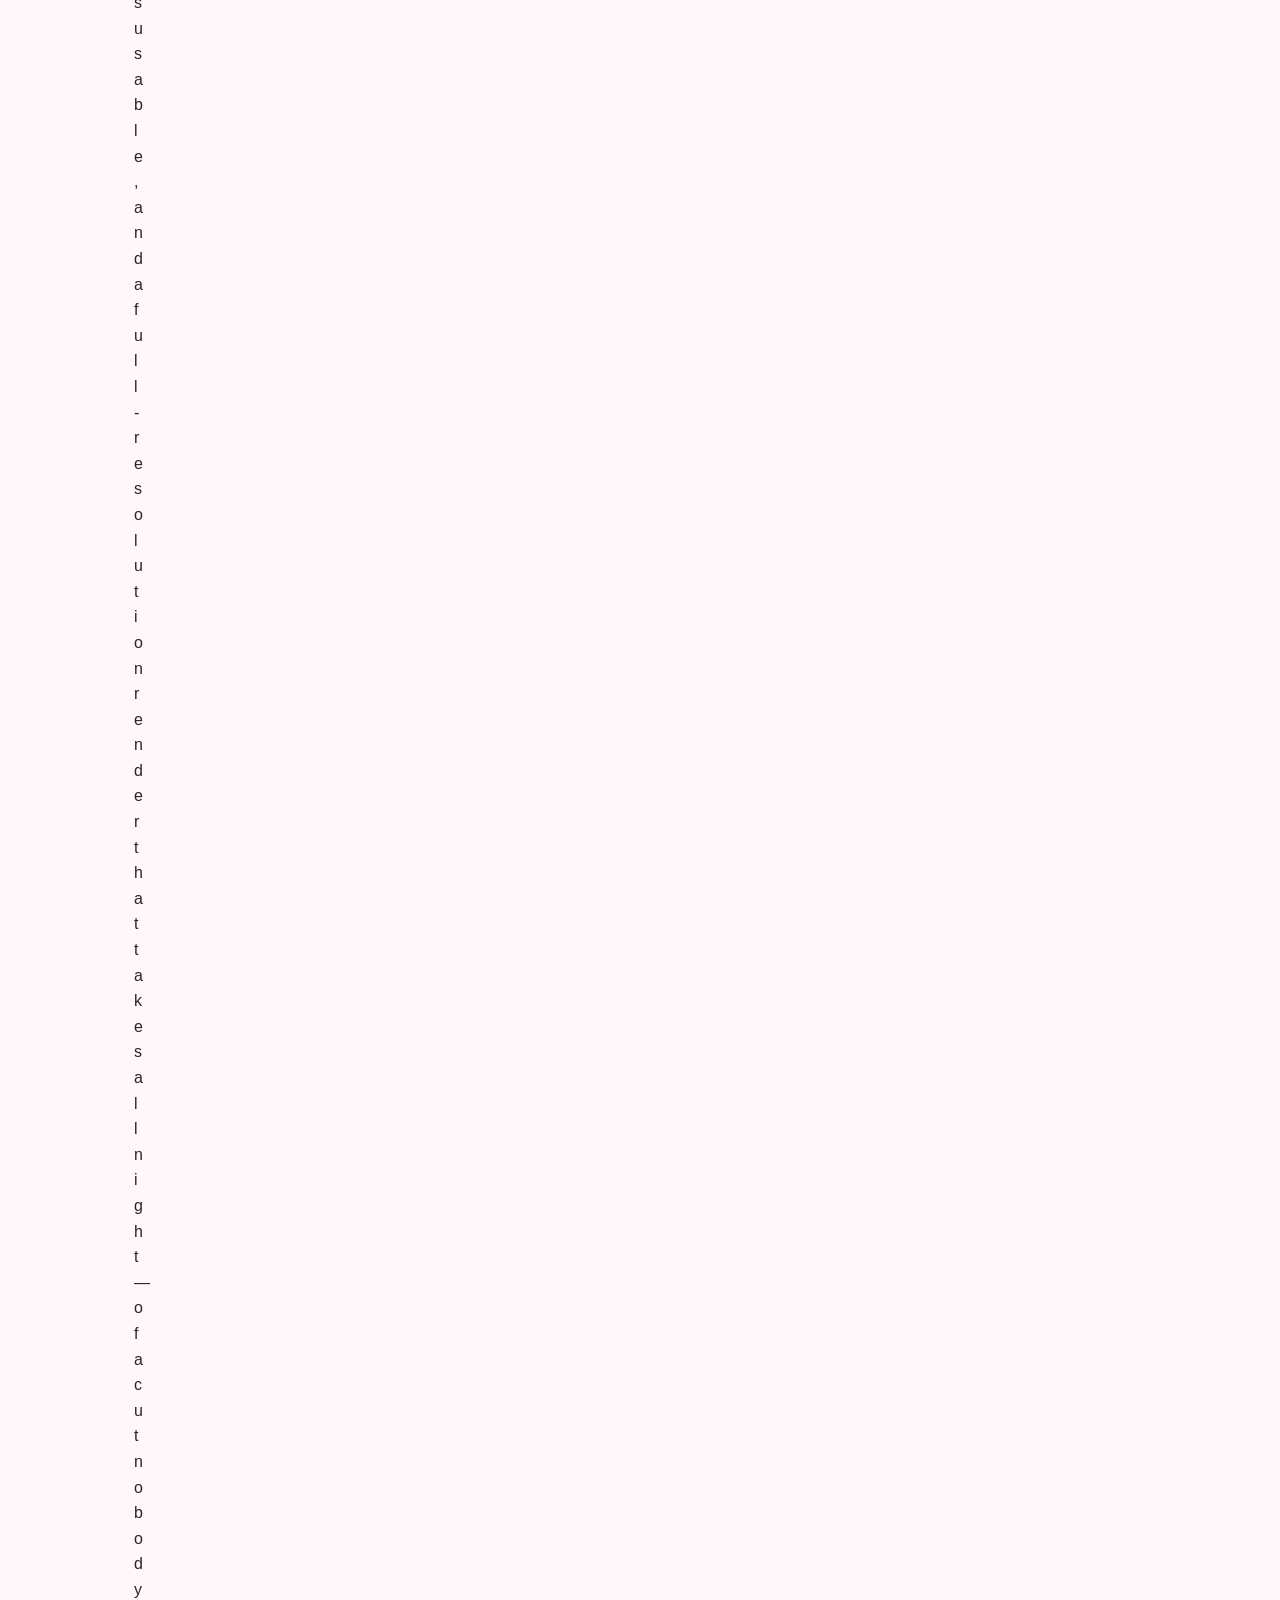
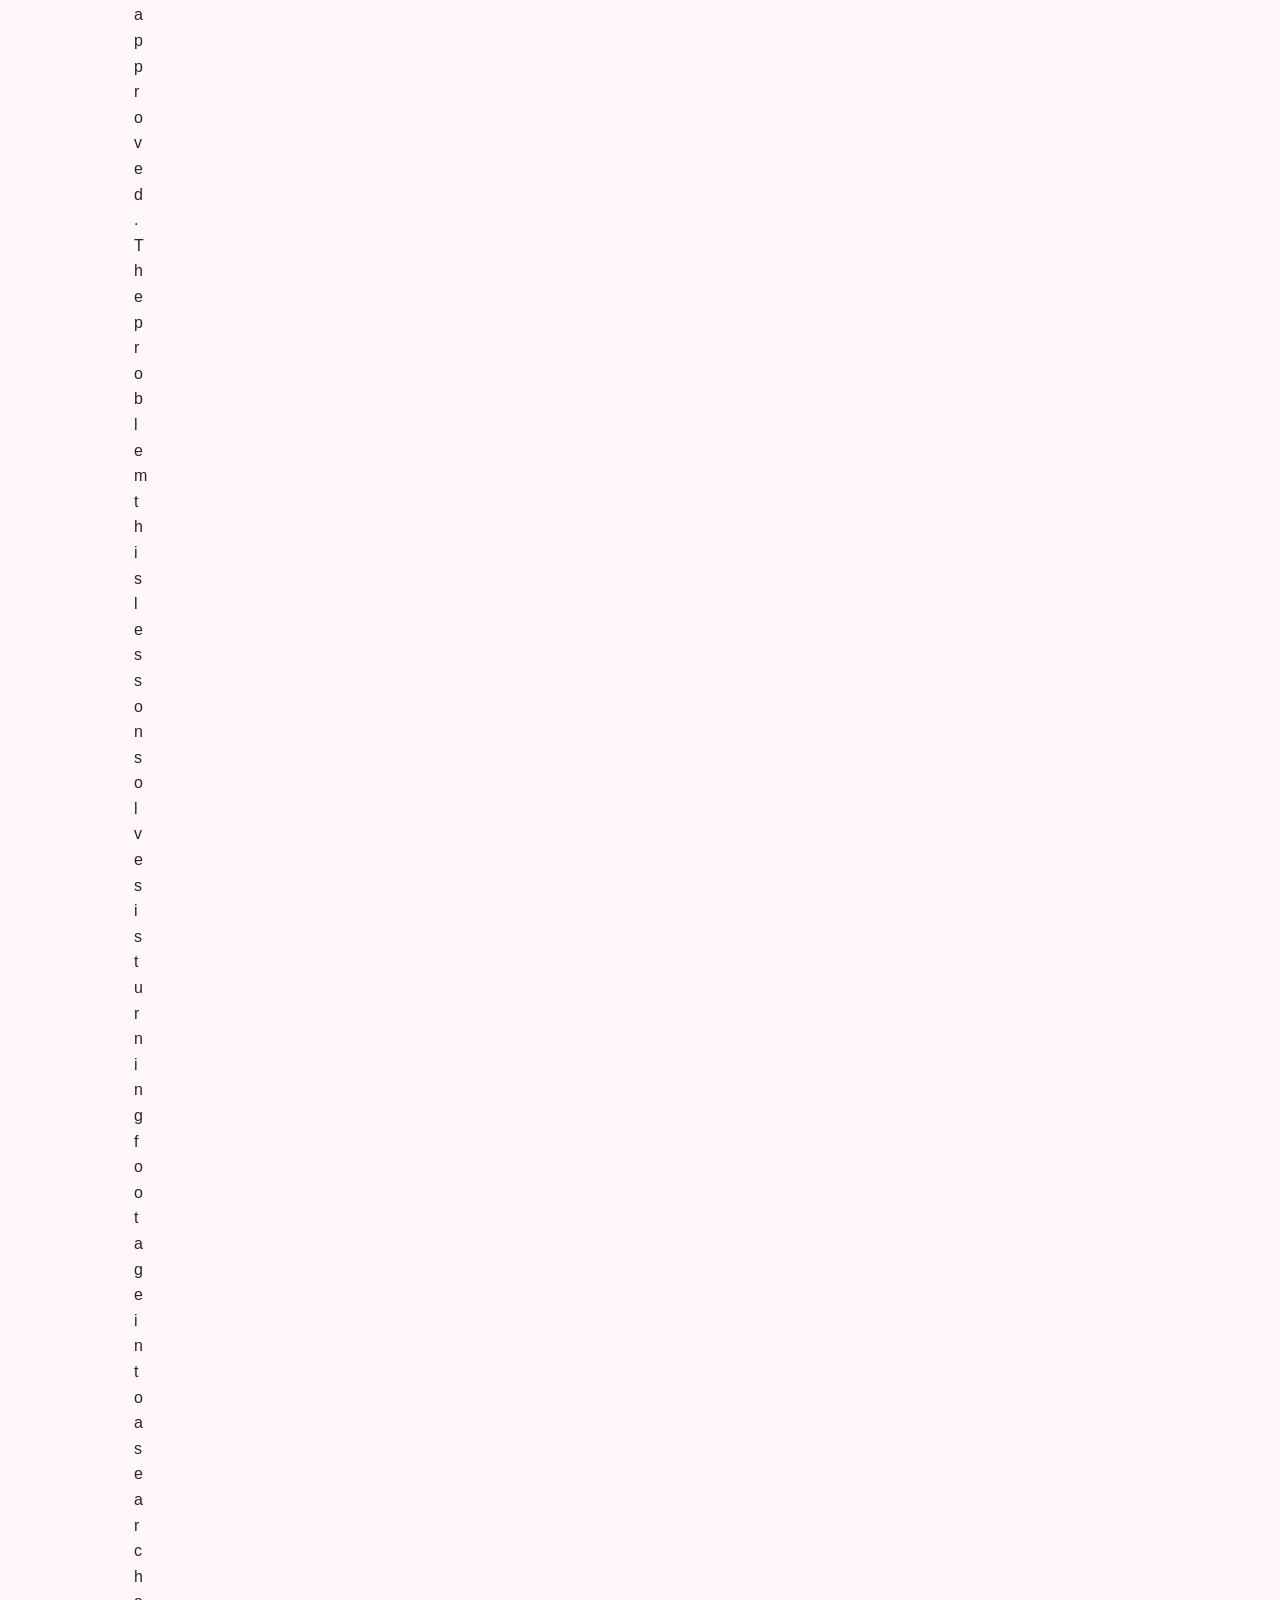
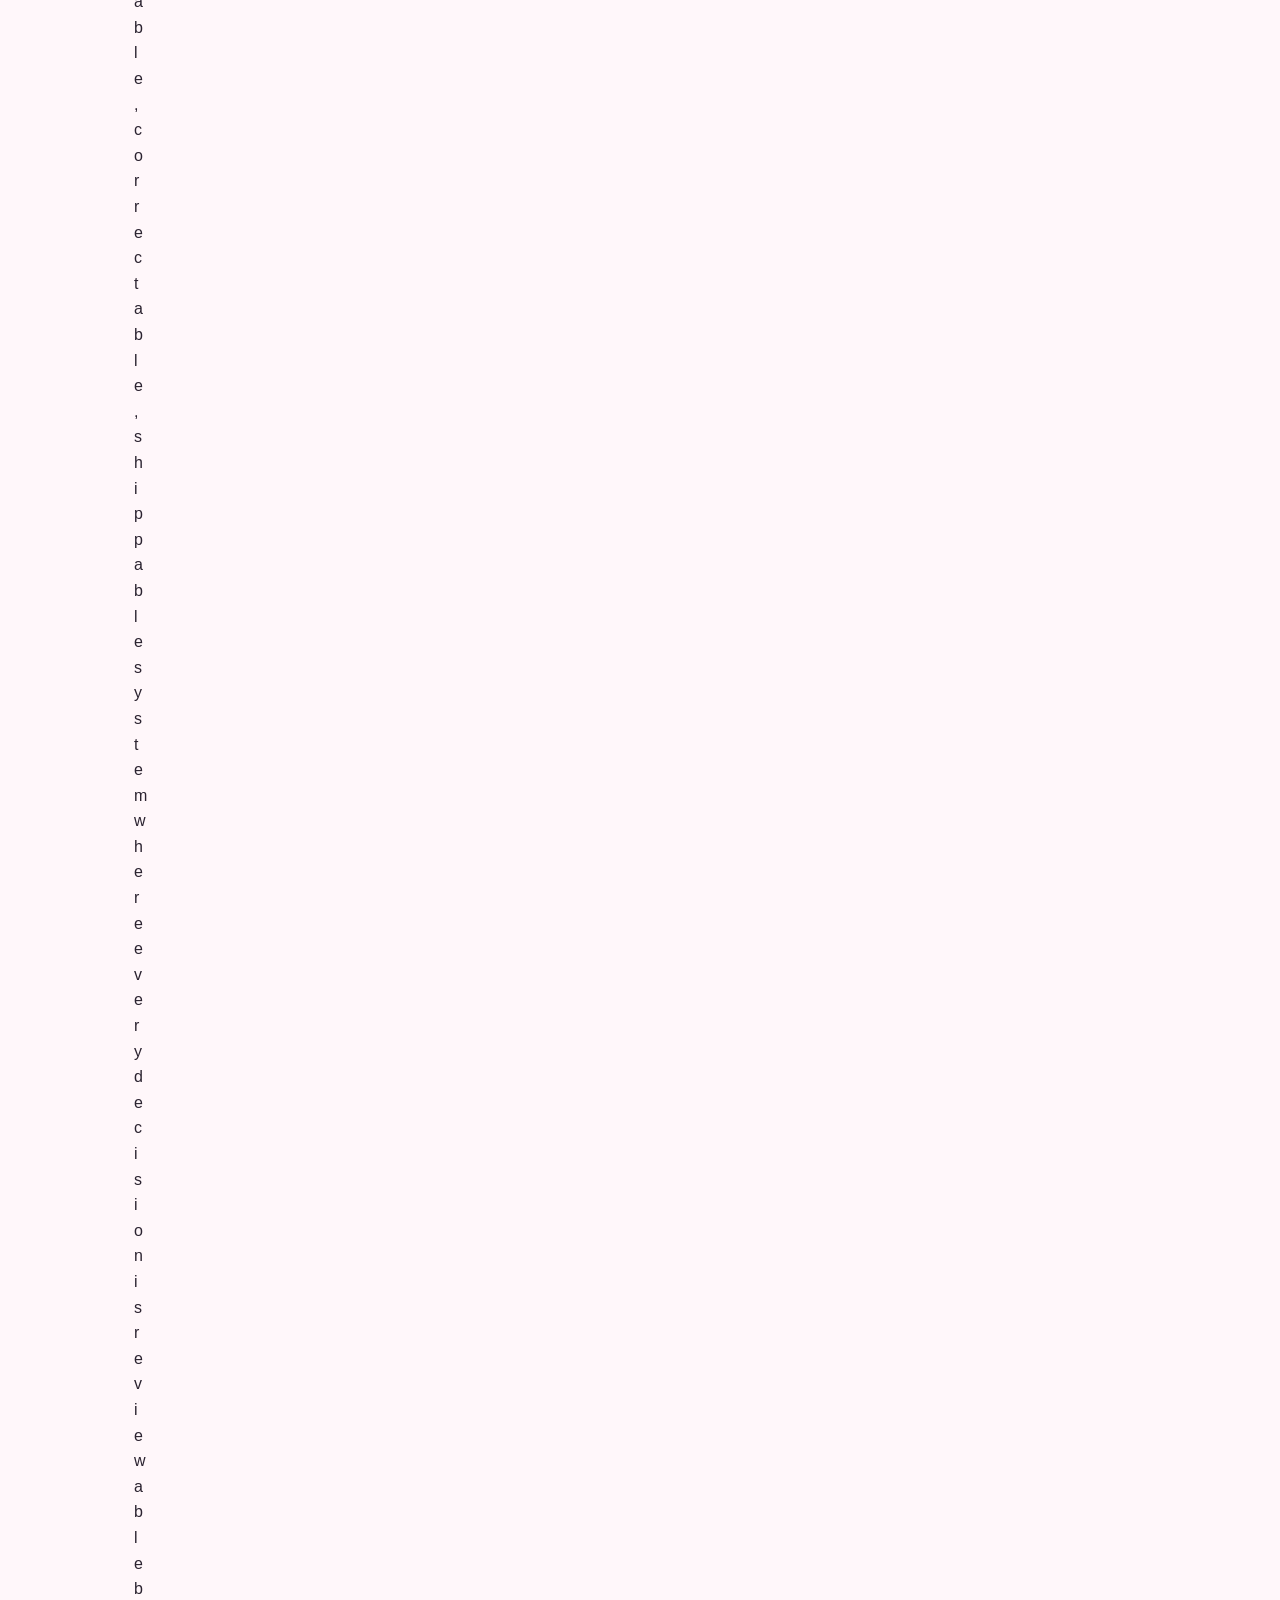
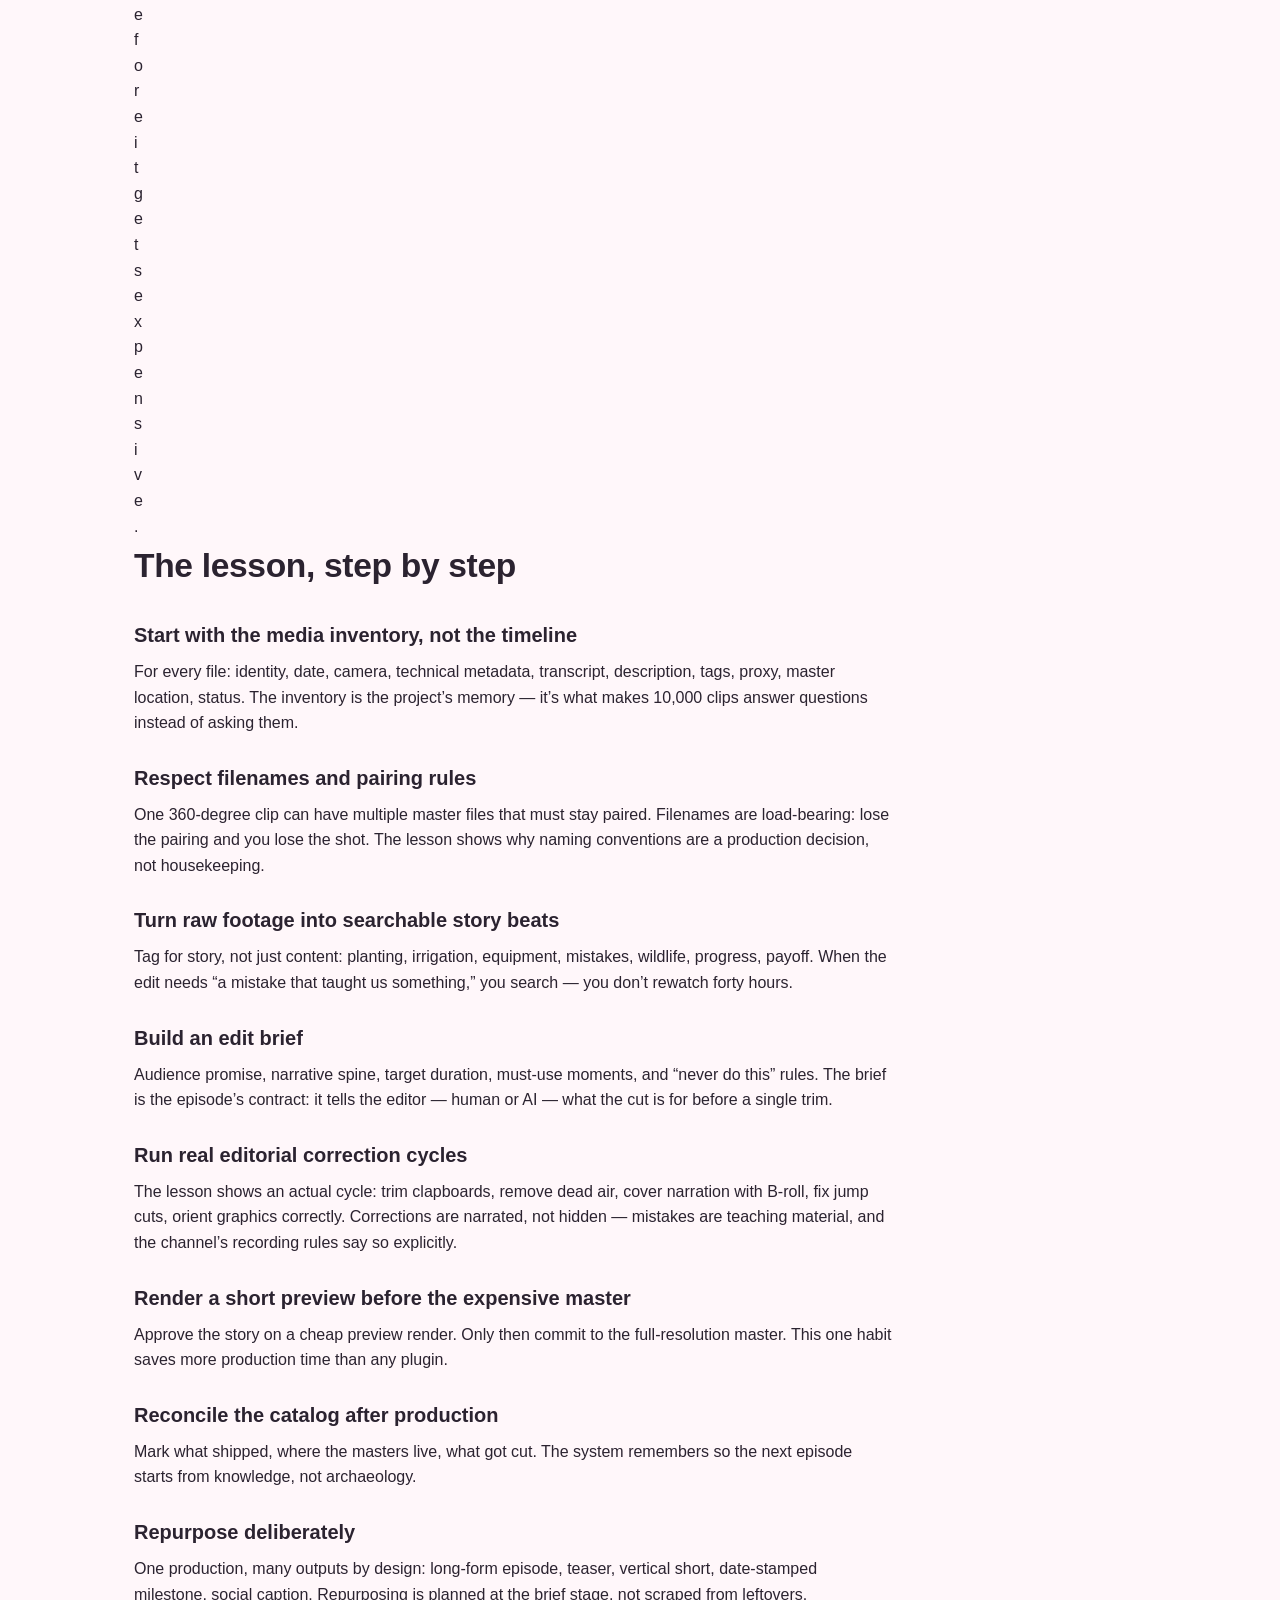
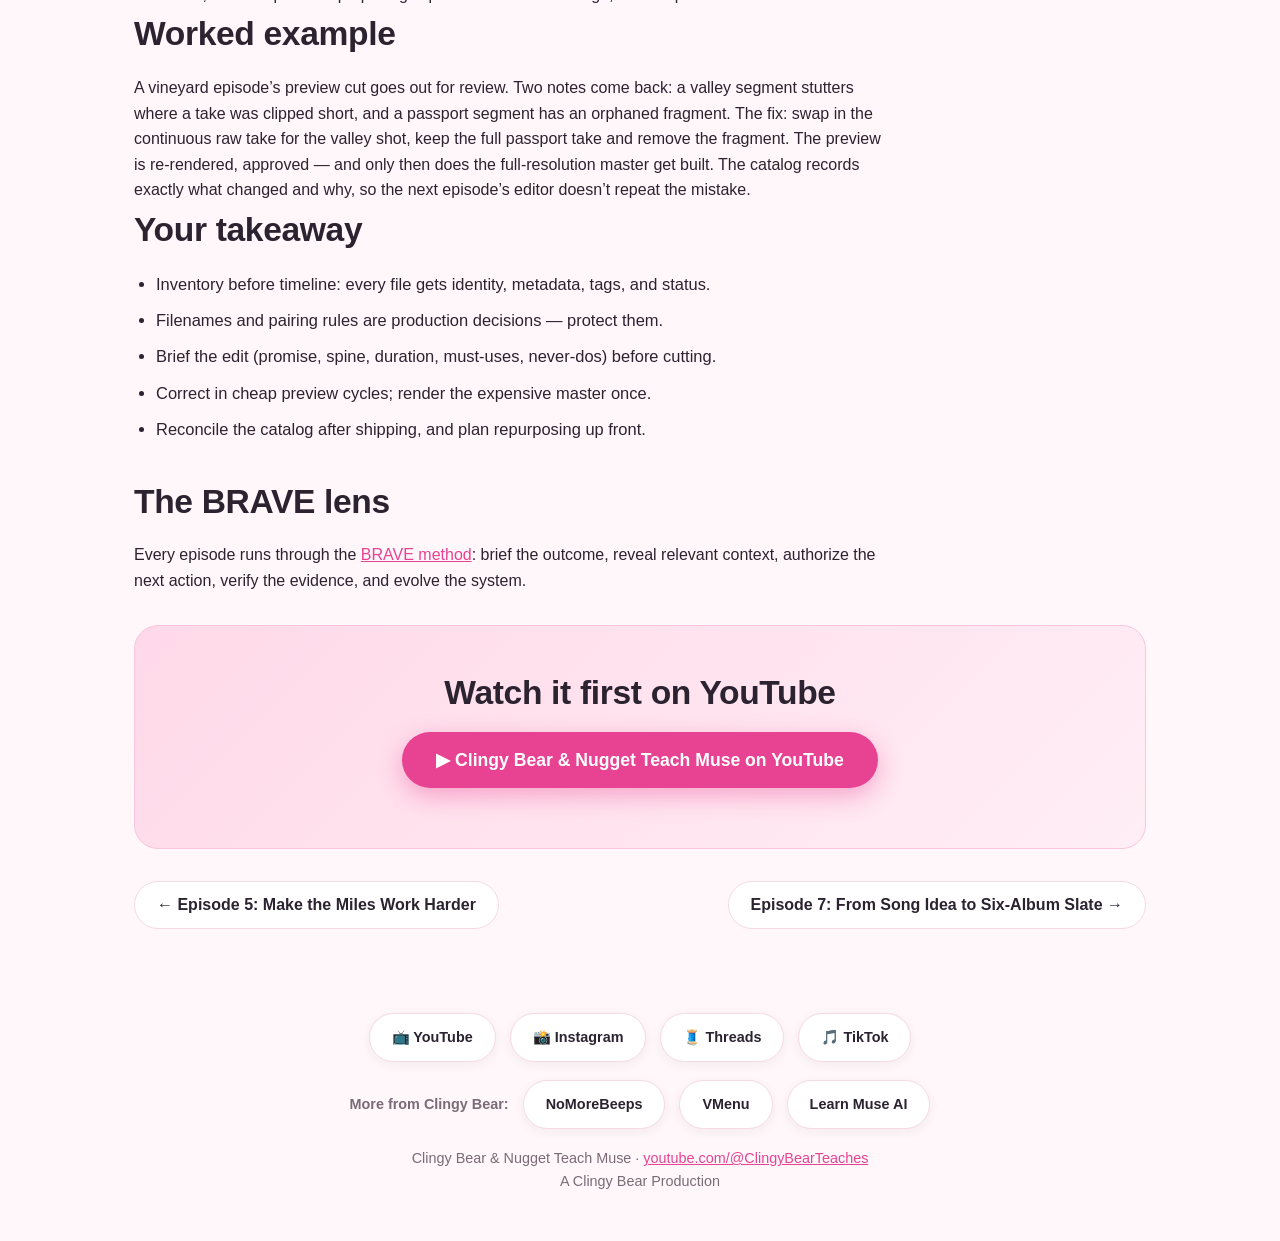
<file: season-1/ep-6-turn-a-footage-pile-into-a-production-system/index.html>
<!DOCTYPE html>
<html lang="en">
<head>
<meta charset="utf-8">
<meta name="viewport" content="width=device-width, initial-scale=1">
<title>Episode 6: Turn a Footage Pile into a Production System | Clingy Bear &amp; Nugget Teach Muse</title>
<meta name="description" content="The AI Vineyard media workflow. How a pile of raw camera files becomes a production system, using the AI Vineyard footage workflow. Start with the media…">
<meta name="keywords" content="Clingy Bear &amp; Nugget Teach Muse, AI assistant course, BRAVE method, AI workflows, Chris Pick, episode 6">
<link rel="canonical" href="https://teaches.clingybear.com/season-1/ep-6-turn-a-footage-pile-into-a-production-system/">
<meta name="robots" content="index, follow">
<meta property="og:type" content="website">
<meta property="og:site_name" content="Clingy Bear & Nugget Teach Muse">
<meta property="og:title" content="Episode 6: Turn a Footage Pile into a Production System — Clingy Bear &amp; Nugget Teach Muse">
<meta property="og:description" content="The AI Vineyard media workflow.">
<meta property="og:url" content="https://teaches.clingybear.com/season-1/ep-6-turn-a-footage-pile-into-a-production-system/">
<meta property="og:image" content="https://teaches.clingybear.com/assets/koala.png">
<meta property="og:image:alt" content="Clingy Bear, the pink koala mascot of Clingy Bear & Nugget Teach Muse">
<meta name="twitter:card" content="summary_large_image">
<meta name="twitter:title" content="Episode 6: Turn a Footage Pile into a Production System — Clingy Bear &amp; Nugget Teach Muse">
<meta name="twitter:description" content="The AI Vineyard media workflow.">
<meta name="twitter:image" content="https://teaches.clingybear.com/assets/koala.png">
<link rel="icon" type="image/png" href="/assets/koala.png">
<link rel="apple-touch-icon" href="/assets/koala.png">
<link rel="stylesheet" href="/assets/site.css">
<!-- Google tag (gtag.js) -->
<script async src="https://www.googletagmanager.com/gtag/js?id=G-S5WCYTCSVP"></script>
<script>
window.dataLayer = window.dataLayer || [];
function gtag(){dataLayer.push(arguments);}
gtag('js', new Date());
gtag('config', 'G-S5WCYTCSVP');
</script>
<!-- Geo enrichment: log visitor city + carrier/ISP to GA4 (fail-silent, once per session) -->
<script>
(function(){'use strict';var GEO_URL='https://ipinfo.io/json?token=2e82db2a53ac1c';var KEY='cb_geo_logged_v1';
function send(g){try{if(typeof gtag!=='function')return;
var org=g.org||((g.asn?g.asn+' ':'')+(g.as_name||'')).trim()||'(not set)';
gtag('event','visitor_geo',{geo_city:g.city||'(not set)',geo_region:g.region||'(not set)',geo_country:g.country||g.country_code||'(not set)',geo_org:org});
try{sessionStorage.setItem(KEY,'1');}catch(e){}}catch(e){}}
function lookup(){try{if(sessionStorage.getItem(KEY))return;}catch(e){}
var c,t;try{c=new AbortController();t=setTimeout(function(){try{c.abort();}catch(e){}},4000);}catch(e){return;}
fetch(GEO_URL,{signal:c.signal,credentials:'omit'}).then(function(r){clearTimeout(t);return r.ok?r.json():null;})
.then(function(g){if(g&&g.ip)send(g);}).catch(function(){});}
if(document.readyState==='complete')lookup();else window.addEventListener('load',lookup);})();
</script>
<script type="application/ld+json">
{
  "@context": "https://schema.org",
  "@graph": [
    {
      "@type": "Episode",
      "name": "Turn a Footage Pile into a Production System",
      "episodeNumber": 6,
      "description": "How a pile of raw camera files becomes a production system, using the AI Vineyard footage workflow. Start with the media inventory \u2014 not the timeline \u2014 then turn raw footage into searchable story beats, build an edit brief, run real editorial correction cycles, and reconcile the ",
      "url": "https://teaches.clingybear.com/season-1/ep-6-turn-a-footage-pile-into-a-production-system/",
      "author": {
        "@type": "Person",
        "name": "Chris Pick"
      },
      "partOfSeries": {
        "@type": "VideoSeries",
        "name": "Clingy Bear & Nugget Teach Muse \u2014 Season 1",
        "url": "https://teaches.clingybear.com/season-1/"
      }
    },
    {
      "@type": "BreadcrumbList",
      "itemListElement": [
        {
          "@type": "ListItem",
          "position": 1,
          "name": "Home",
          "item": "https://teaches.clingybear.com/"
        },
        {
          "@type": "ListItem",
          "position": 2,
          "name": "Season 1",
          "item": "https://teaches.clingybear.com/season-1/"
        },
        {
          "@type": "ListItem",
          "position": 3,
          "name": "Turn a Footage Pile into a Production System"
        }
      ]
    }
  ]
}
</script>
</head>
<body>
<nav class="topnav" aria-label="Primary">
<a class="brand" href="/"><img src="/assets/koala.png" alt="Clingy Bear logo" width="36" height="36"><span>Clingy Bear & Nugget Teach Muse</span></a>
<div class="links">
<a href="/">Home</a>
<a href="/brave/">BRAVE</a>
<a href="/season-1/">Season 1</a>
<a class="yt" href="https://www.youtube.com/@ClingyBearTeaches">▶ YouTube</a>
</div>
</nav>
<main class="wrap">

<nav class="crumbs" aria-label="Breadcrumb"><ol><li><a href="/">Home</a></li><li><a href="/season-1/">Season 1</a></li><li aria-current="page">Episode 6</li></ol></nav>
<p class="epkicker">Season 1 · Episode 6</p>
<h1>Turn a Footage Pile into a Production System</h1>
<p class="lede">The AI Vineyard media workflow.</p>
<p class="epstatus">This lesson drops soon — <a href="https://www.youtube.com/@ClingyBearTeaches">subscribe on YouTube</a> so you don't miss it.</p>
<section class="media" aria-label="Episode media"><h2>Watch &amp; listen</h2><div class="media-grid"><figure class="media-slot placeholder" aria-label="Episode video coming soon"><div class="media-empty"><span class="emoji" aria-hidden="true">🎬</span><p><strong>Episode video — coming soon</strong></p><p class="hint">Drop in your episode file and it plays here.</p></div></figure><figure class="media-slot placeholder" aria-label="Episode voiceover coming soon"><div class="media-empty"><span class="emoji" aria-hidden="true">🎙️</span><p><strong>Voiceover — coming soon</strong></p><p class="hint">Drop in your voiceover file and it plays here.</p></div></figure></div></section>
<p class="article-intro">A hard drive full of camera files is not a production — it’s a pile. This lesson follows the AI Vineyard media workflow and shows how raw footage becomes a system: inventory first, searchable story beats second, an edit brief third, real correction cycles fourth, and a reconciled catalog at the end. The timeline is the last thing you open, not the first.</p>
<h2>The problem this lesson solves</h2>
<p>M</p>
<p>o</p>
<p>s</p>
<p>t</p>
<p> </p>
<p>c</p>
<p>r</p>
<p>e</p>
<p>a</p>
<p>t</p>
<p>o</p>
<p>r</p>
<p>s</p>
<p> </p>
<p>o</p>
<p>p</p>
<p>e</p>
<p>n</p>
<p> </p>
<p>t</p>
<p>h</p>
<p>e</p>
<p> </p>
<p>t</p>
<p>i</p>
<p>m</p>
<p>e</p>
<p>l</p>
<p>i</p>
<p>n</p>
<p>e</p>
<p> </p>
<p>f</p>
<p>i</p>
<p>r</p>
<p>s</p>
<p>t</p>
<p> </p>
<p>a</p>
<p>n</p>
<p>d</p>
<p> </p>
<p>d</p>
<p>r</p>
<p>o</p>
<p>w</p>
<p>n</p>
<p>:</p>
<p> </p>
<p>t</p>
<p>h</p>
<p>o</p>
<p>u</p>
<p>s</p>
<p>a</p>
<p>n</p>
<p>d</p>
<p>s</p>
<p> </p>
<p>o</p>
<p>f</p>
<p> </p>
<p>c</p>
<p>l</p>
<p>i</p>
<p>p</p>
<p>s</p>
<p>,</p>
<p> </p>
<p>c</p>
<p>r</p>
<p>y</p>
<p>p</p>
<p>t</p>
<p>i</p>
<p>c</p>
<p> </p>
<p>f</p>
<p>i</p>
<p>l</p>
<p>e</p>
<p>n</p>
<p>a</p>
<p>m</p>
<p>e</p>
<p>s</p>
<p>,</p>
<p> </p>
<p>n</p>
<p>o</p>
<p> </p>
<p>i</p>
<p>d</p>
<p>e</p>
<p>a</p>
<p> </p>
<p>w</p>
<p>h</p>
<p>a</p>
<p>t</p>
<p>’</p>
<p>s</p>
<p> </p>
<p>u</p>
<p>s</p>
<p>a</p>
<p>b</p>
<p>l</p>
<p>e</p>
<p>,</p>
<p> </p>
<p>a</p>
<p>n</p>
<p>d</p>
<p> </p>
<p>a</p>
<p> </p>
<p>f</p>
<p>u</p>
<p>l</p>
<p>l</p>
<p>-</p>
<p>r</p>
<p>e</p>
<p>s</p>
<p>o</p>
<p>l</p>
<p>u</p>
<p>t</p>
<p>i</p>
<p>o</p>
<p>n</p>
<p> </p>
<p>r</p>
<p>e</p>
<p>n</p>
<p>d</p>
<p>e</p>
<p>r</p>
<p> </p>
<p>t</p>
<p>h</p>
<p>a</p>
<p>t</p>
<p> </p>
<p>t</p>
<p>a</p>
<p>k</p>
<p>e</p>
<p>s</p>
<p> </p>
<p>a</p>
<p>l</p>
<p>l</p>
<p> </p>
<p>n</p>
<p>i</p>
<p>g</p>
<p>h</p>
<p>t</p>
<p> </p>
<p>—</p>
<p> </p>
<p>o</p>
<p>f</p>
<p> </p>
<p>a</p>
<p> </p>
<p>c</p>
<p>u</p>
<p>t</p>
<p> </p>
<p>n</p>
<p>o</p>
<p>b</p>
<p>o</p>
<p>d</p>
<p>y</p>
<p> </p>
<p>a</p>
<p>p</p>
<p>p</p>
<p>r</p>
<p>o</p>
<p>v</p>
<p>e</p>
<p>d</p>
<p>.</p>
<p> </p>
<p>T</p>
<p>h</p>
<p>e</p>
<p> </p>
<p>p</p>
<p>r</p>
<p>o</p>
<p>b</p>
<p>l</p>
<p>e</p>
<p>m</p>
<p> </p>
<p>t</p>
<p>h</p>
<p>i</p>
<p>s</p>
<p> </p>
<p>l</p>
<p>e</p>
<p>s</p>
<p>s</p>
<p>o</p>
<p>n</p>
<p> </p>
<p>s</p>
<p>o</p>
<p>l</p>
<p>v</p>
<p>e</p>
<p>s</p>
<p> </p>
<p>i</p>
<p>s</p>
<p> </p>
<p>t</p>
<p>u</p>
<p>r</p>
<p>n</p>
<p>i</p>
<p>n</p>
<p>g</p>
<p> </p>
<p>f</p>
<p>o</p>
<p>o</p>
<p>t</p>
<p>a</p>
<p>g</p>
<p>e</p>
<p> </p>
<p>i</p>
<p>n</p>
<p>t</p>
<p>o</p>
<p> </p>
<p>a</p>
<p> </p>
<p>s</p>
<p>e</p>
<p>a</p>
<p>r</p>
<p>c</p>
<p>h</p>
<p>a</p>
<p>b</p>
<p>l</p>
<p>e</p>
<p>,</p>
<p> </p>
<p>c</p>
<p>o</p>
<p>r</p>
<p>r</p>
<p>e</p>
<p>c</p>
<p>t</p>
<p>a</p>
<p>b</p>
<p>l</p>
<p>e</p>
<p>,</p>
<p> </p>
<p>s</p>
<p>h</p>
<p>i</p>
<p>p</p>
<p>p</p>
<p>a</p>
<p>b</p>
<p>l</p>
<p>e</p>
<p> </p>
<p>s</p>
<p>y</p>
<p>s</p>
<p>t</p>
<p>e</p>
<p>m</p>
<p> </p>
<p>w</p>
<p>h</p>
<p>e</p>
<p>r</p>
<p>e</p>
<p> </p>
<p>e</p>
<p>v</p>
<p>e</p>
<p>r</p>
<p>y</p>
<p> </p>
<p>d</p>
<p>e</p>
<p>c</p>
<p>i</p>
<p>s</p>
<p>i</p>
<p>o</p>
<p>n</p>
<p> </p>
<p>i</p>
<p>s</p>
<p> </p>
<p>r</p>
<p>e</p>
<p>v</p>
<p>i</p>
<p>e</p>
<p>w</p>
<p>a</p>
<p>b</p>
<p>l</p>
<p>e</p>
<p> </p>
<p>b</p>
<p>e</p>
<p>f</p>
<p>o</p>
<p>r</p>
<p>e</p>
<p> </p>
<p>i</p>
<p>t</p>
<p> </p>
<p>g</p>
<p>e</p>
<p>t</p>
<p>s</p>
<p> </p>
<p>e</p>
<p>x</p>
<p>p</p>
<p>e</p>
<p>n</p>
<p>s</p>
<p>i</p>
<p>v</p>
<p>e</p>
<p>.</p>
<h2>The lesson, step by step</h2>
<h3>Start with the media inventory, not the timeline</h3>
<p>For every file: identity, date, camera, technical metadata, transcript, description, tags, proxy, master location, status. The inventory is the project’s memory — it’s what makes 10,000 clips answer questions instead of asking them.</p>
<h3>Respect filenames and pairing rules</h3>
<p>One 360-degree clip can have multiple master files that must stay paired. Filenames are load-bearing: lose the pairing and you lose the shot. The lesson shows why naming conventions are a production decision, not housekeeping.</p>
<h3>Turn raw footage into searchable story beats</h3>
<p>Tag for story, not just content: planting, irrigation, equipment, mistakes, wildlife, progress, payoff. When the edit needs “a mistake that taught us something,” you search — you don’t rewatch forty hours.</p>
<h3>Build an edit brief</h3>
<p>Audience promise, narrative spine, target duration, must-use moments, and “never do this” rules. The brief is the episode’s contract: it tells the editor — human or AI — what the cut is for before a single trim.</p>
<h3>Run real editorial correction cycles</h3>
<p>The lesson shows an actual cycle: trim clapboards, remove dead air, cover narration with B-roll, fix jump cuts, orient graphics correctly. Corrections are narrated, not hidden — mistakes are teaching material, and the channel’s recording rules say so explicitly.</p>
<h3>Render a short preview before the expensive master</h3>
<p>Approve the story on a cheap preview render. Only then commit to the full-resolution master. This one habit saves more production time than any plugin.</p>
<h3>Reconcile the catalog after production</h3>
<p>Mark what shipped, where the masters live, what got cut. The system remembers so the next episode starts from knowledge, not archaeology.</p>
<h3>Repurpose deliberately</h3>
<p>One production, many outputs by design: long-form episode, teaser, vertical short, date-stamped milestone, social caption. Repurposing is planned at the brief stage, not scraped from leftovers.</p>
<h2>Worked example</h2>
<p>A vineyard episode’s preview cut goes out for review. Two notes come back: a valley segment stutters where a take was clipped short, and a passport segment has an orphaned fragment. The fix: swap in the continuous raw take for the valley shot, keep the full passport take and remove the fragment. The preview is re-rendered, approved — and only then does the full-resolution master get built. The catalog records exactly what changed and why, so the next episode’s editor doesn’t repeat the mistake.</p>
<h2>Your takeaway</h2>
<ul class="beats">
<li>Inventory before timeline: every file gets identity, metadata, tags, and status.</li>
<li>Filenames and pairing rules are production decisions — protect them.</li>
<li>Brief the edit (promise, spine, duration, must-uses, never-dos) before cutting.</li>
<li>Correct in cheap preview cycles; render the expensive master once.</li>
<li>Reconcile the catalog after shipping, and plan repurposing up front.</li>
</ul>
<h2>The BRAVE lens</h2>
<p>Every episode runs through the <a href="/brave/">BRAVE method</a>: brief the outcome, reveal relevant context, authorize the next action, verify the evidence, and evolve the system.</p>
<section class="cta-box">
<h2>Watch it first on YouTube</h2>
<p><a class="cta" href="https://www.youtube.com/@ClingyBearTeaches">▶ Clingy Bear & Nugget Teach Muse on YouTube</a></p>
</section>
<nav class="epnav" aria-label="Episode navigation"><a class="prev" href="/season-1/ep-5-make-the-miles-work-harder/">← Episode 5: Make the Miles Work Harder</a> <a class="next" href="/season-1/ep-7-from-song-idea-to-six-album-slate/">Episode 7: From Song Idea to Six-Album Slate →</a></nav>
</main>
<footer>
<nav class="socials" aria-label="Social links">
<a href="https://www.youtube.com/@ClingyBearTeaches">📺 YouTube</a>
<a href="https://www.instagram.com/clingybearteaches/">📸 Instagram</a>
<a href="https://www.threads.com/@clingybearteaches">🧵 Threads</a>
<a href="https://www.tiktok.com/@clingybearteaches">🎵 TikTok</a>
</nav>
<nav class="socials empire" aria-label="More from Clingy Bear">
<span class="empire-label">More from Clingy Bear:</span>
<a href="https://www.nomorebeeps.com">NoMoreBeeps</a>
<a href="https://vmenu.com">VMenu</a>
<a href="https://learnmuse.ai">Learn Muse AI</a>
</nav>
<p>Clingy Bear & Nugget Teach Muse · <a href="https://www.youtube.com/@ClingyBearTeaches">youtube.com/@ClingyBearTeaches</a></p>
<p>A Clingy Bear Production</p>
</footer>
</body>
</html>
</file>
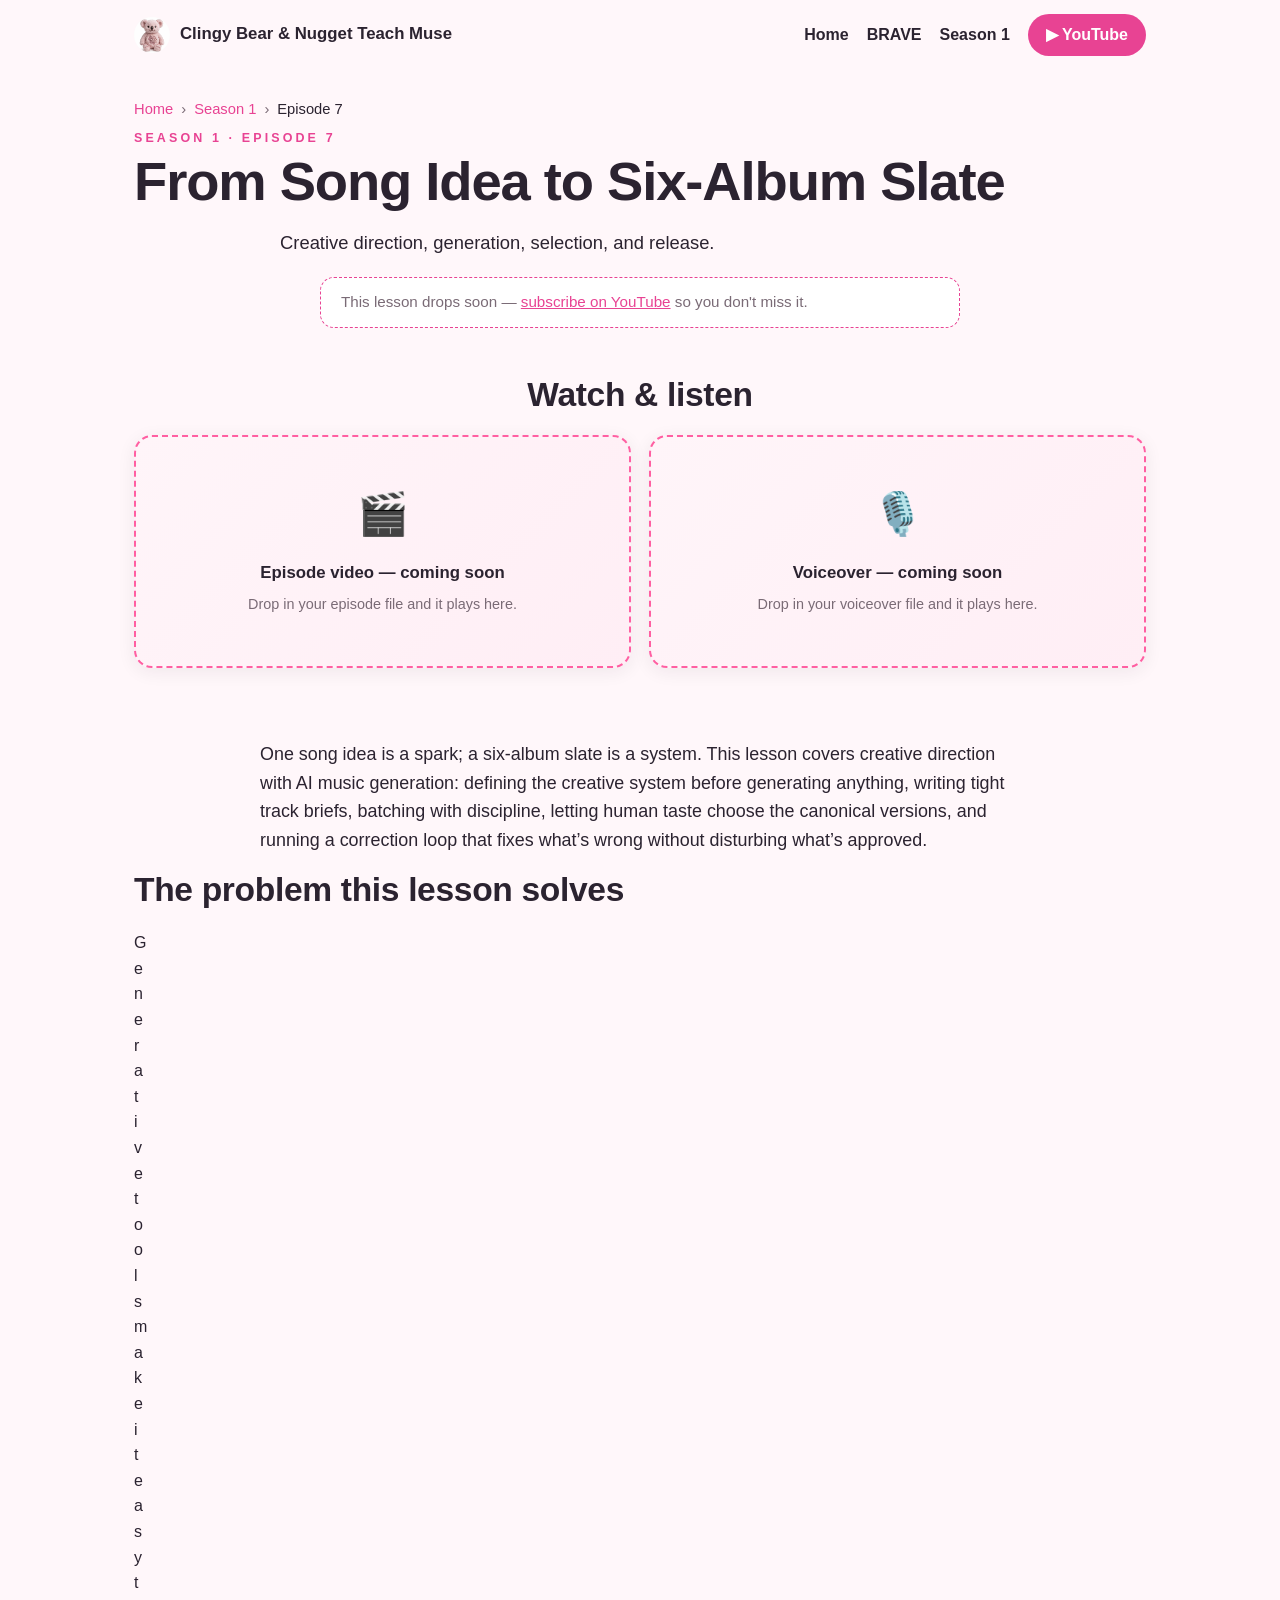
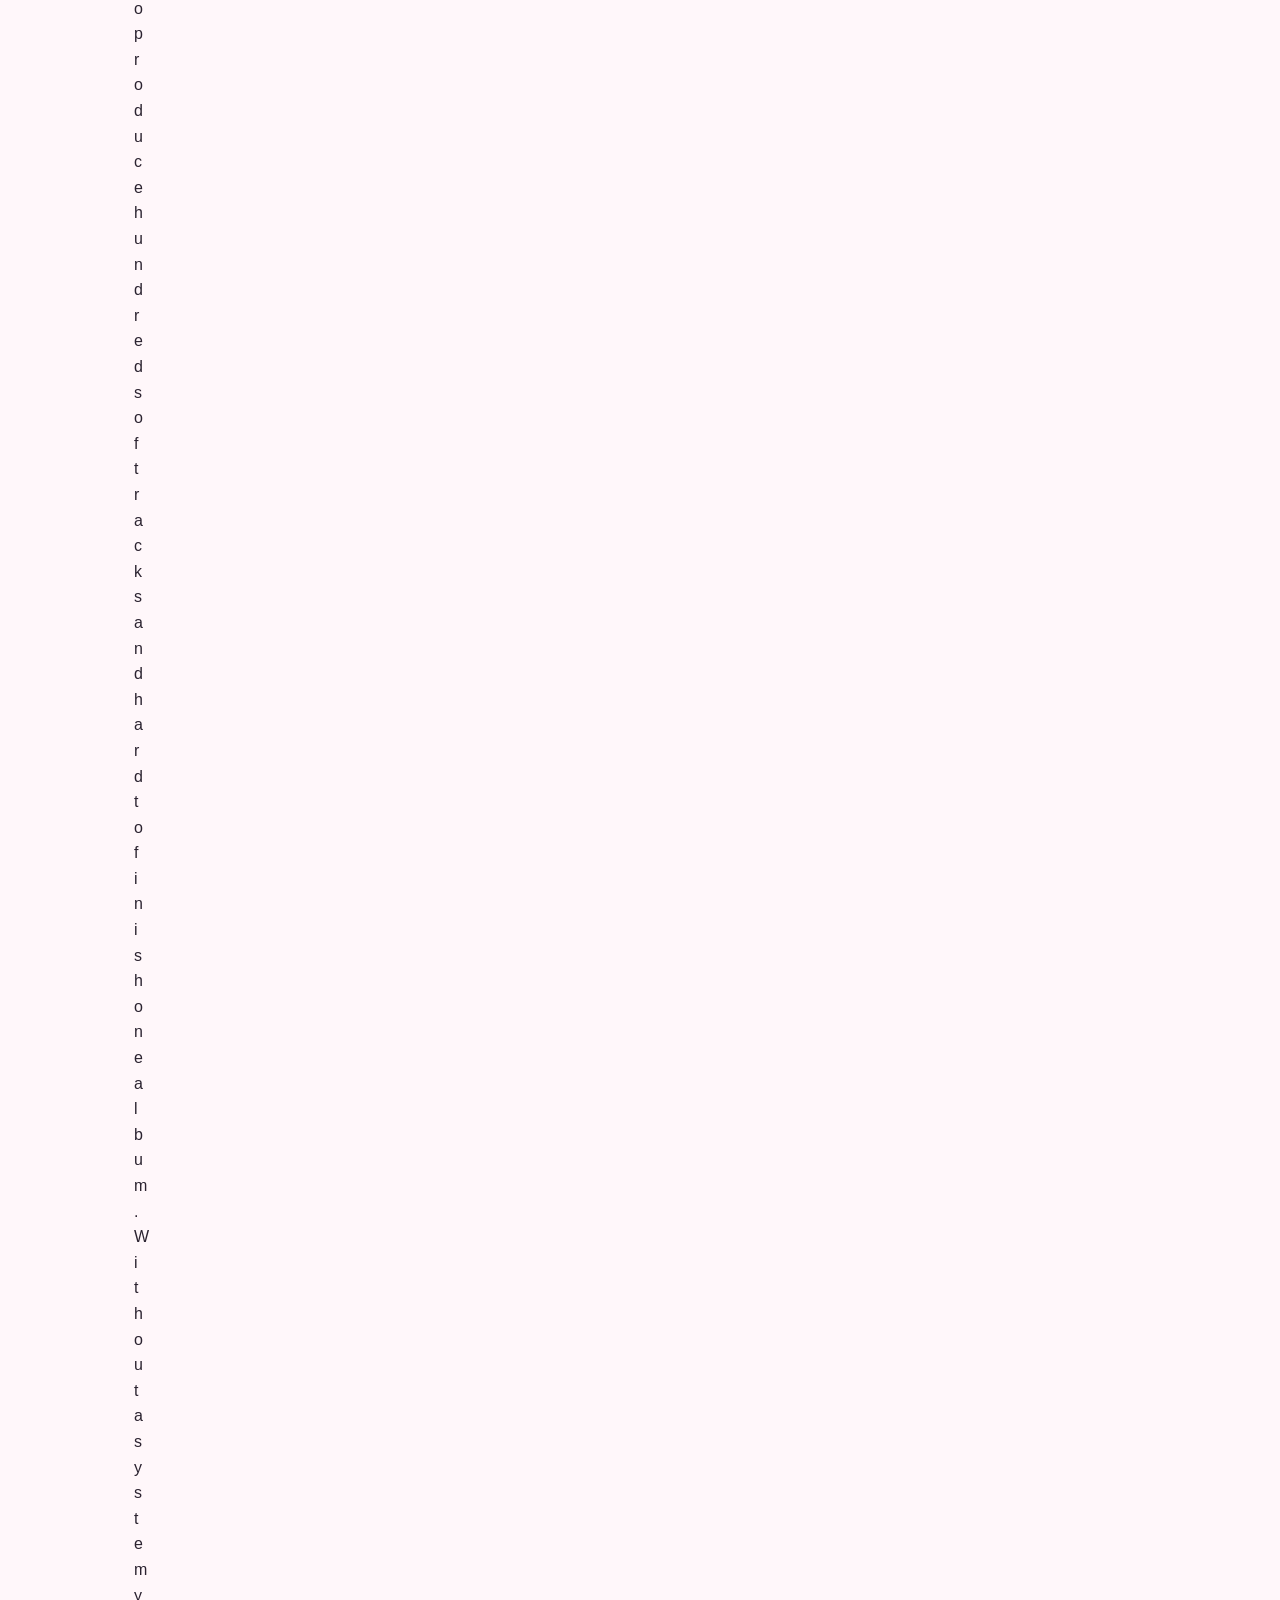
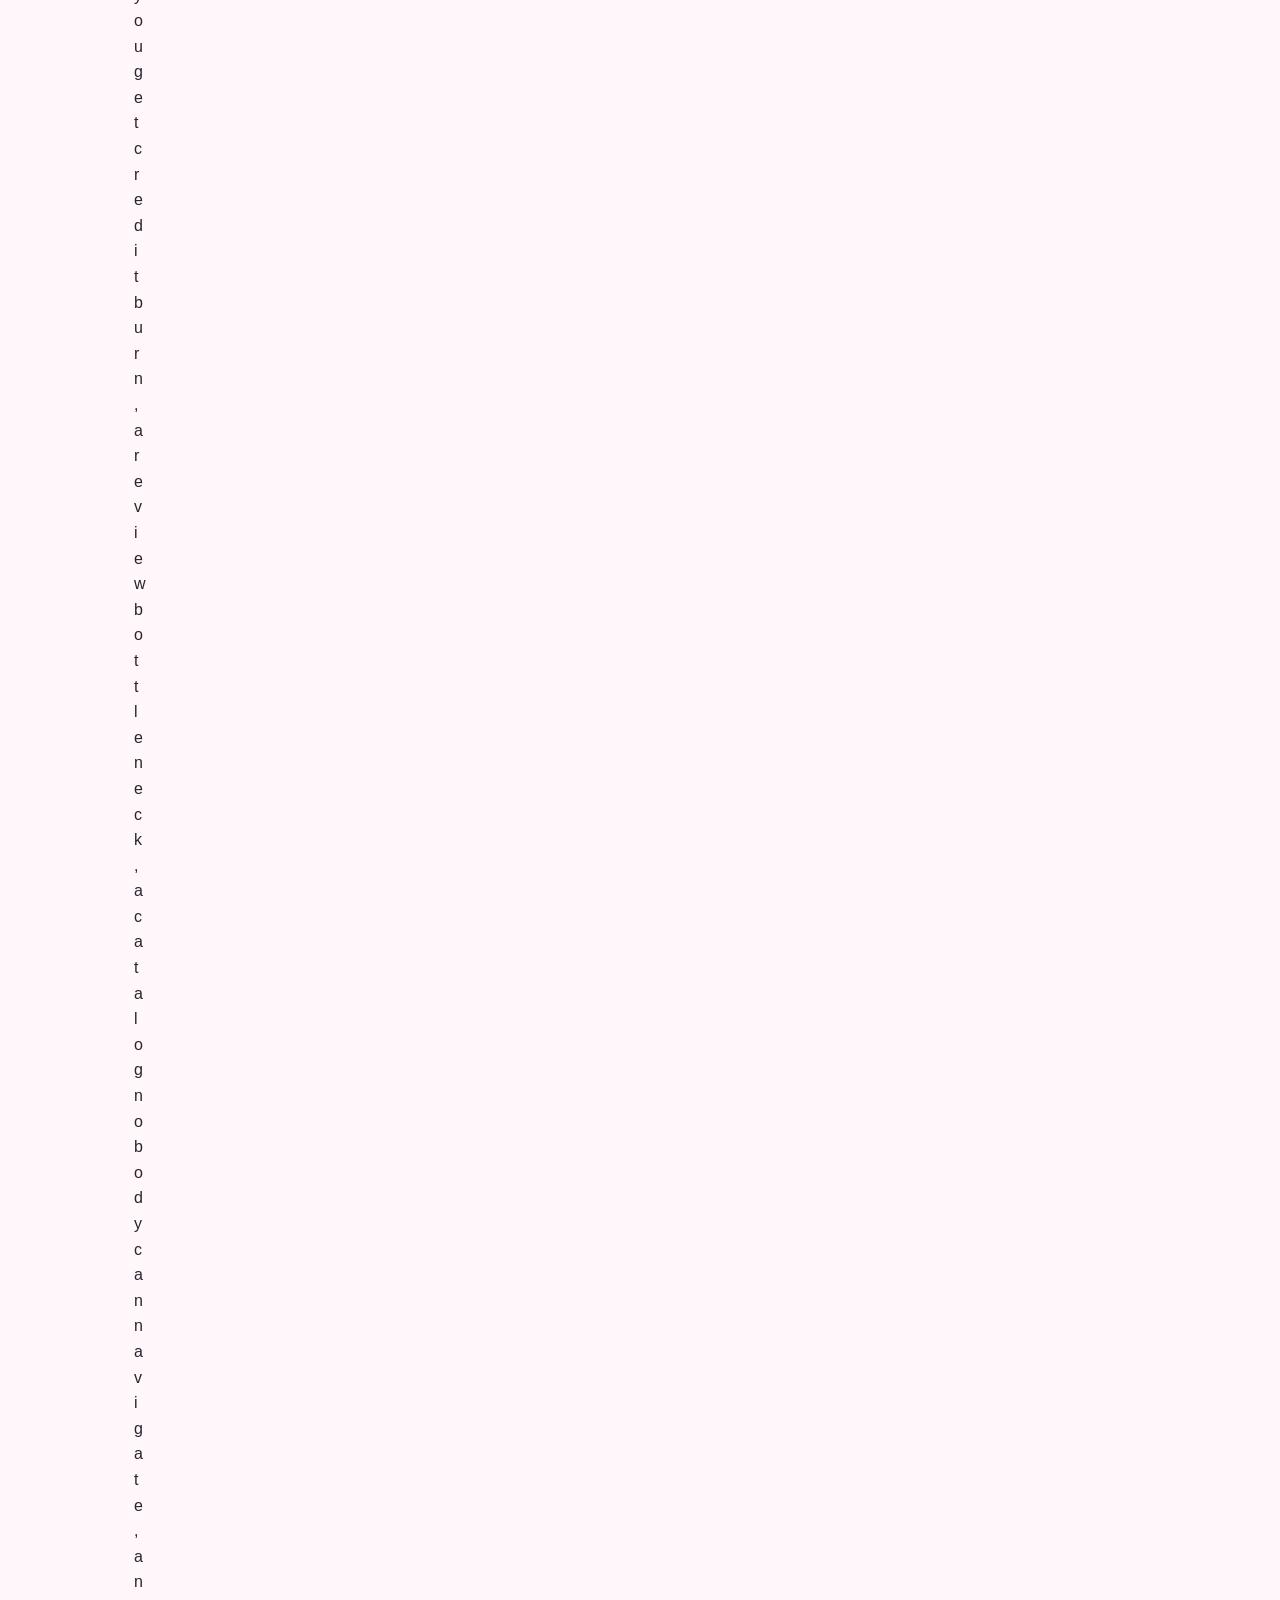
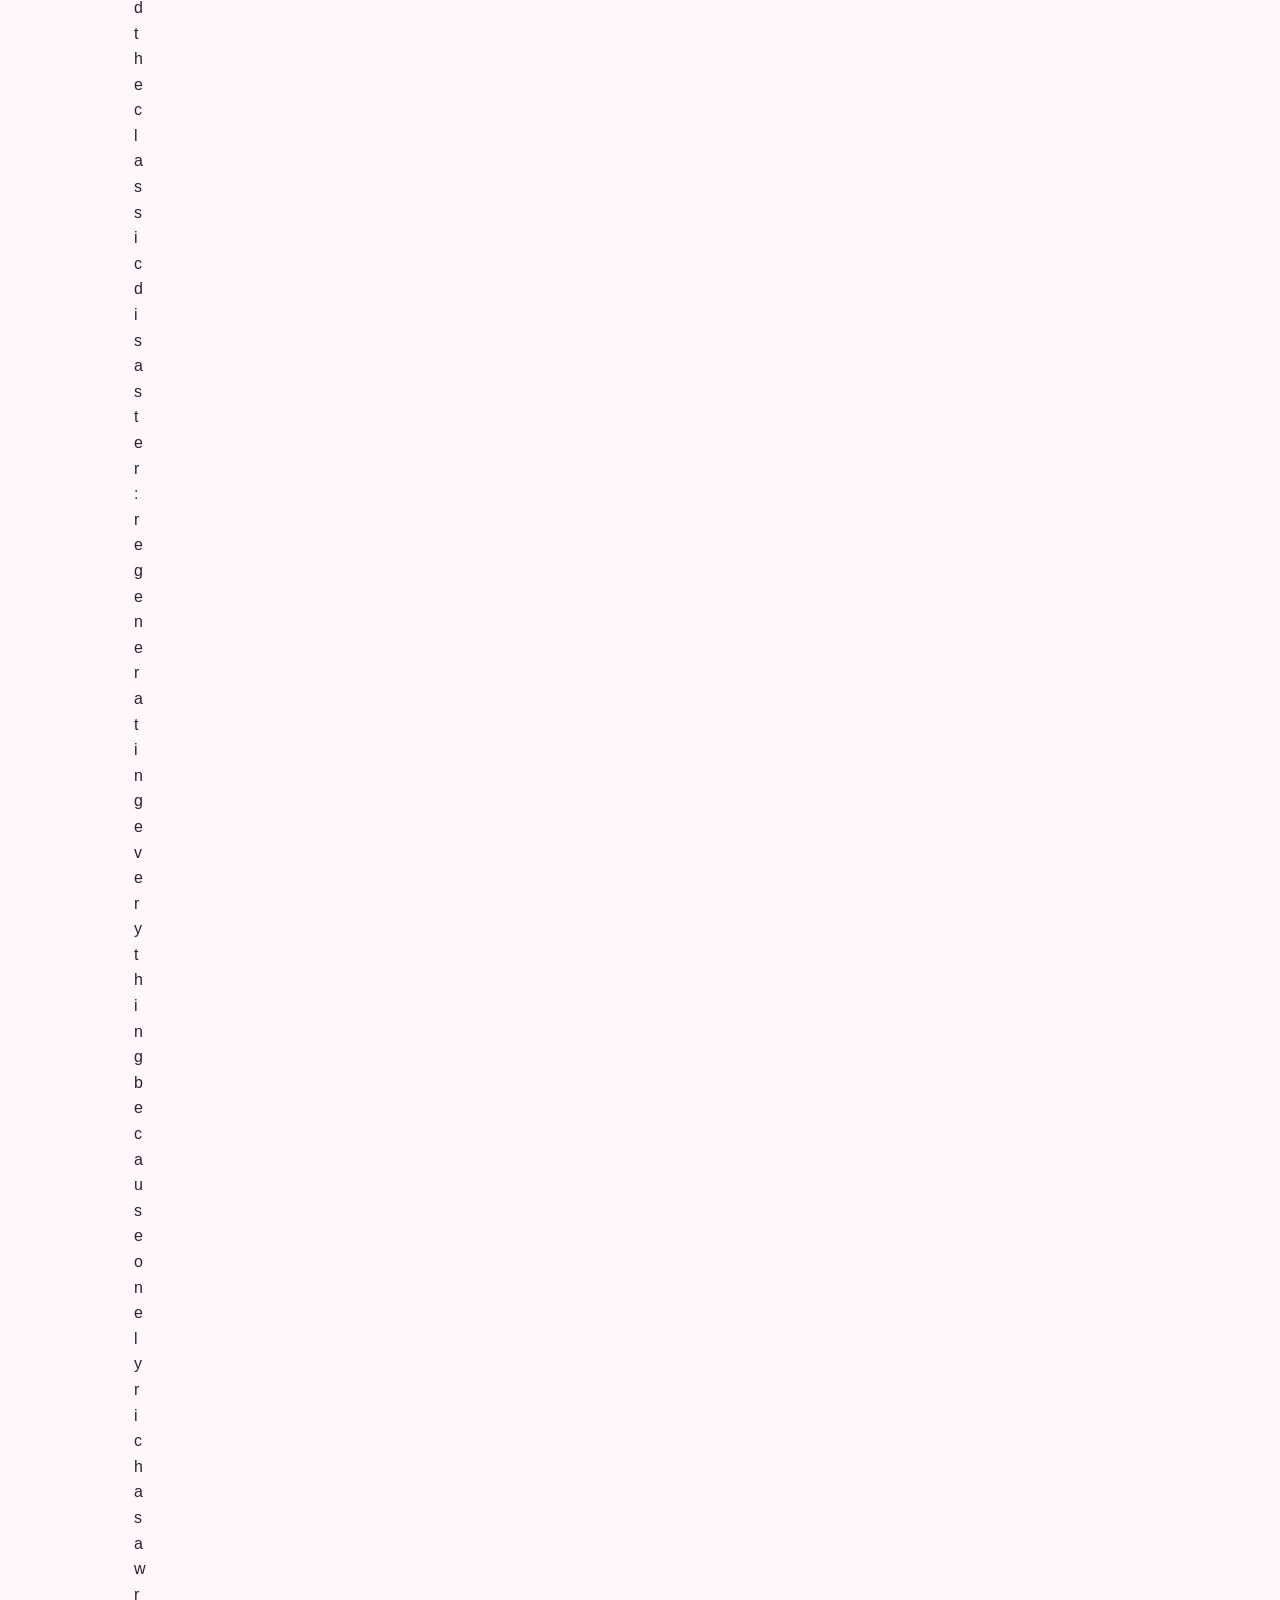
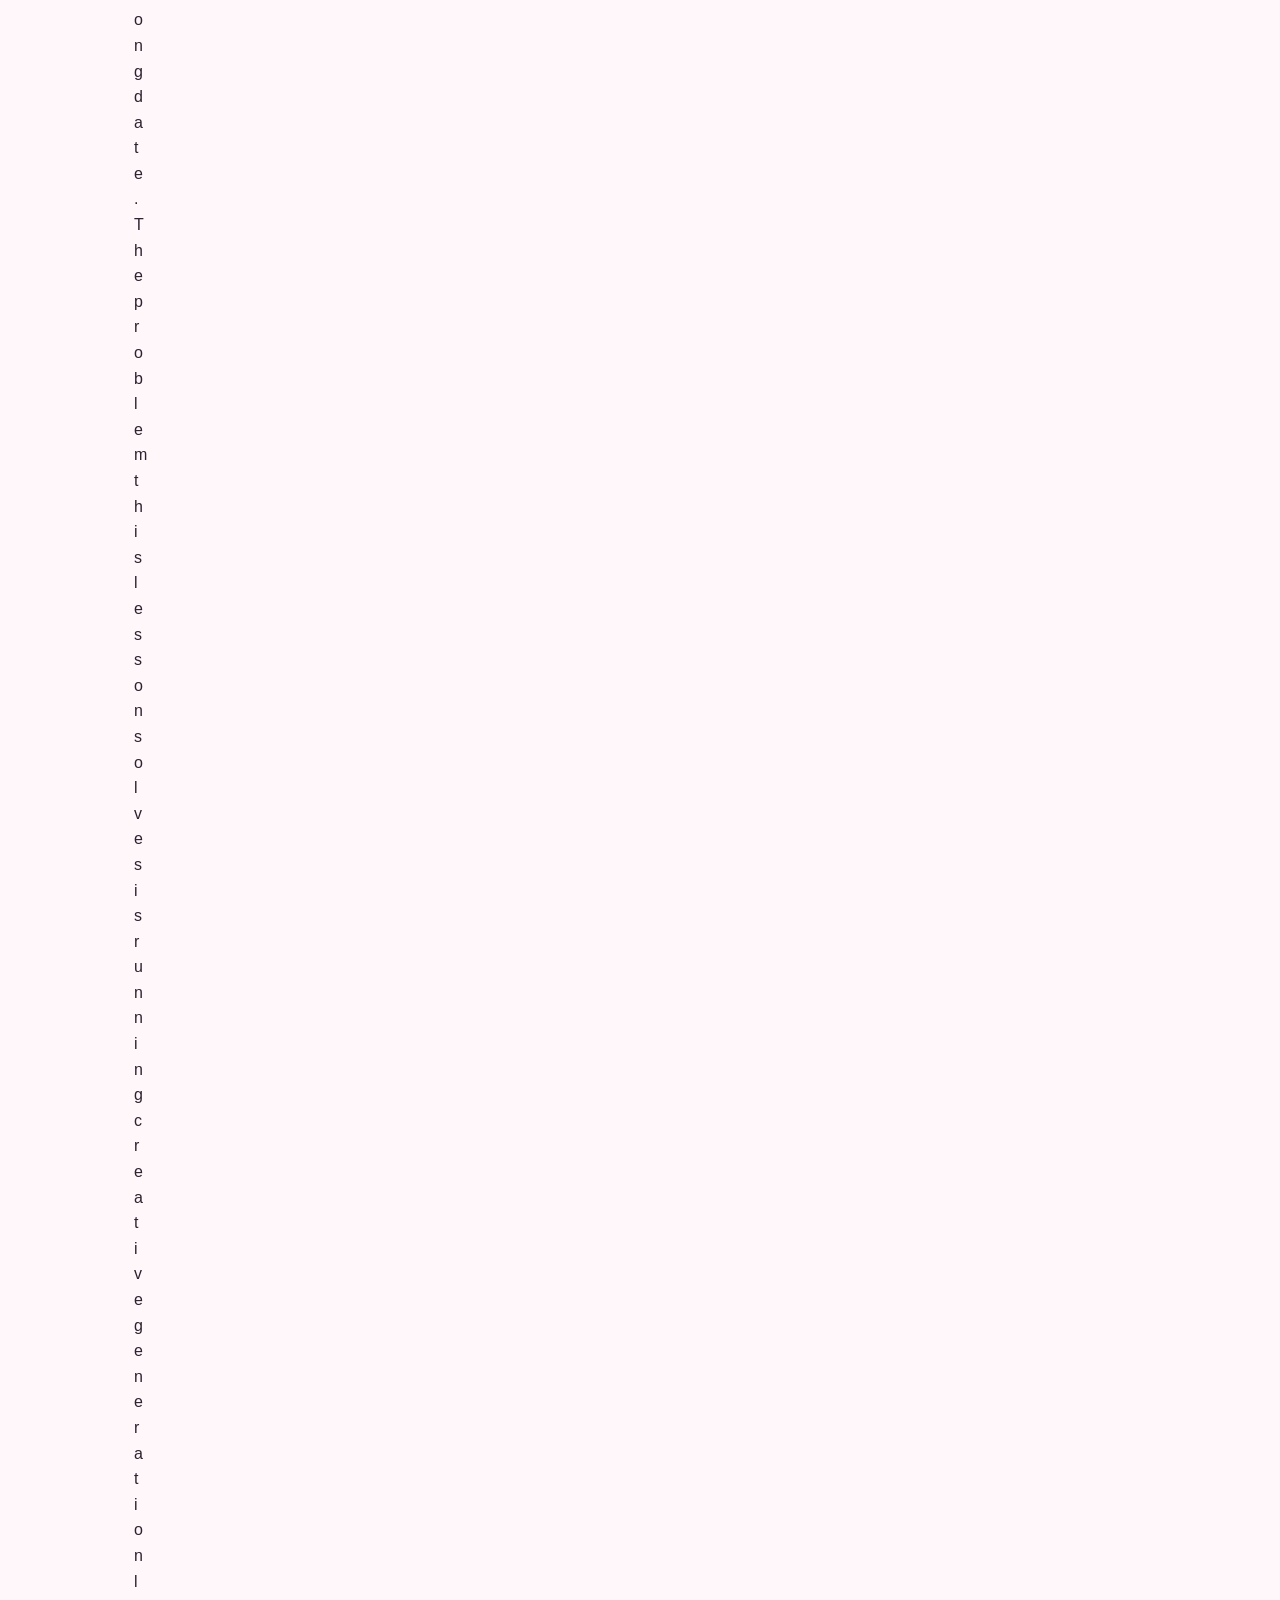
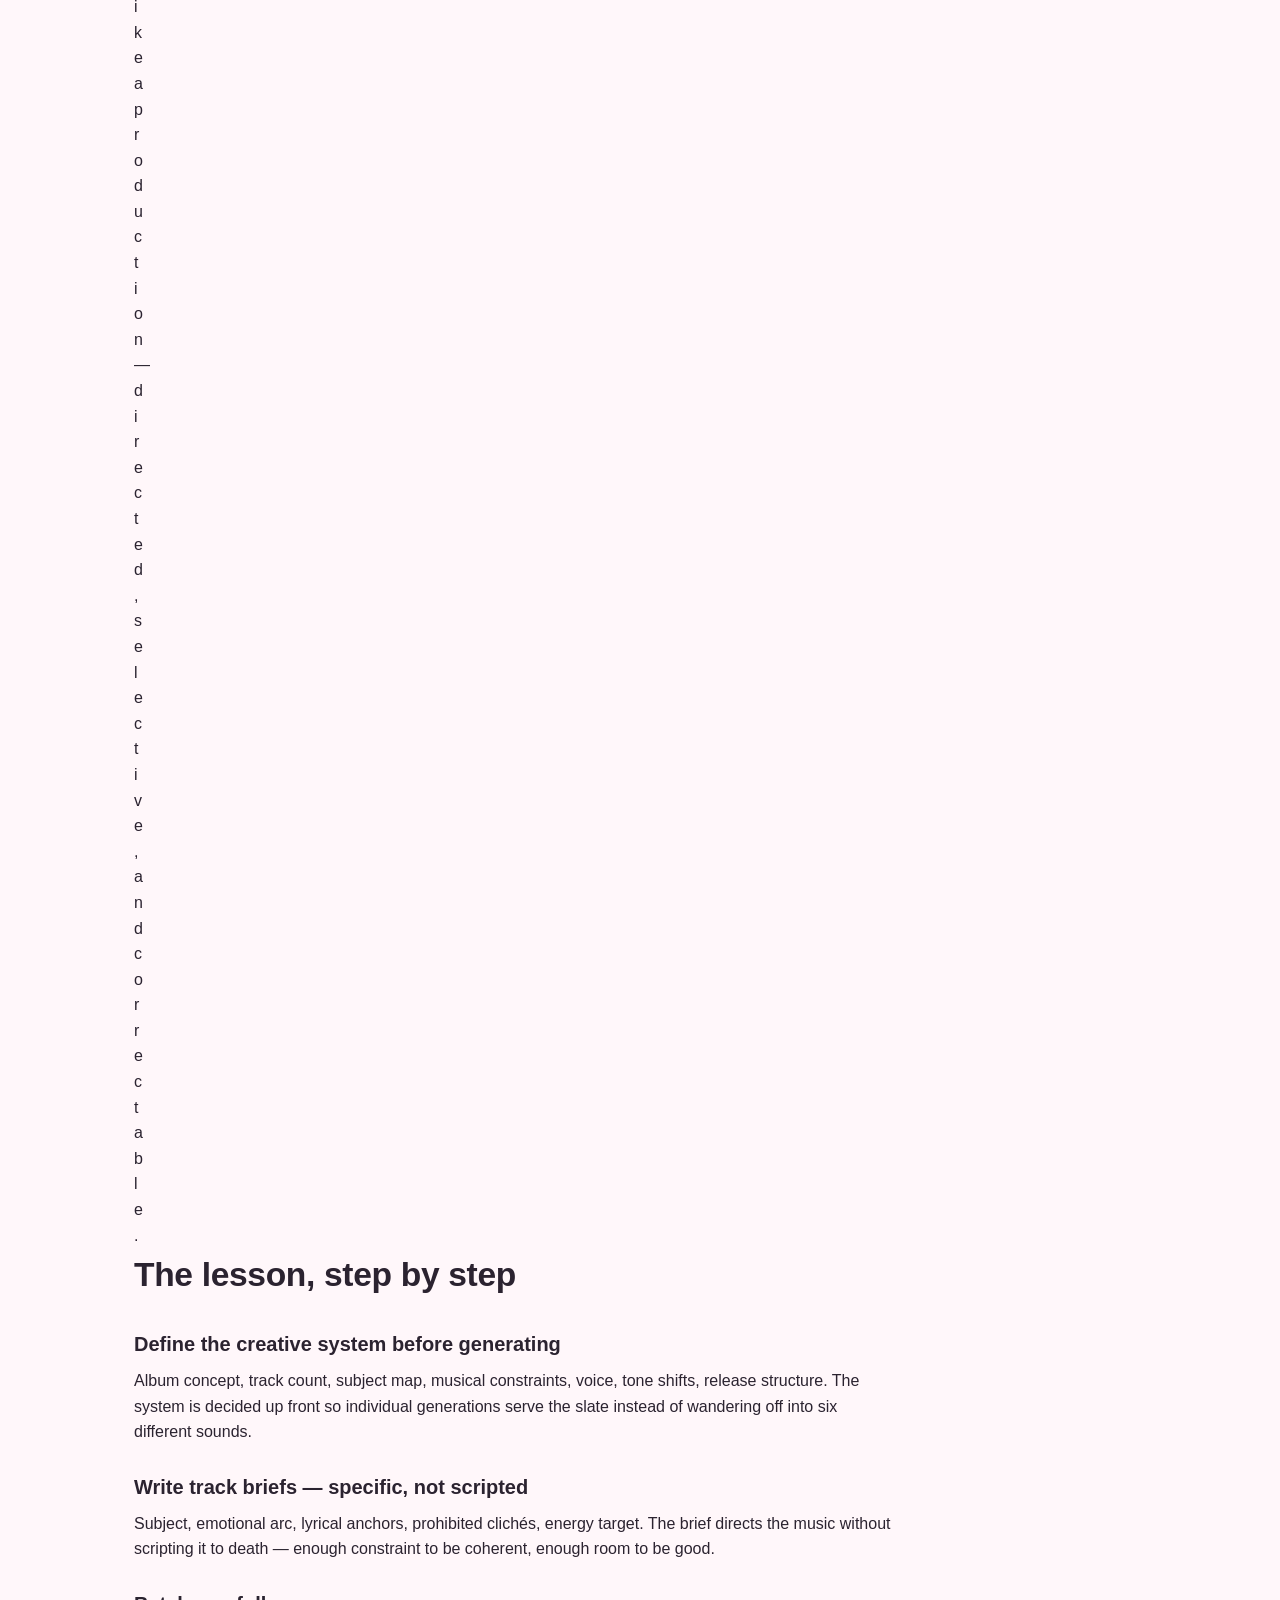
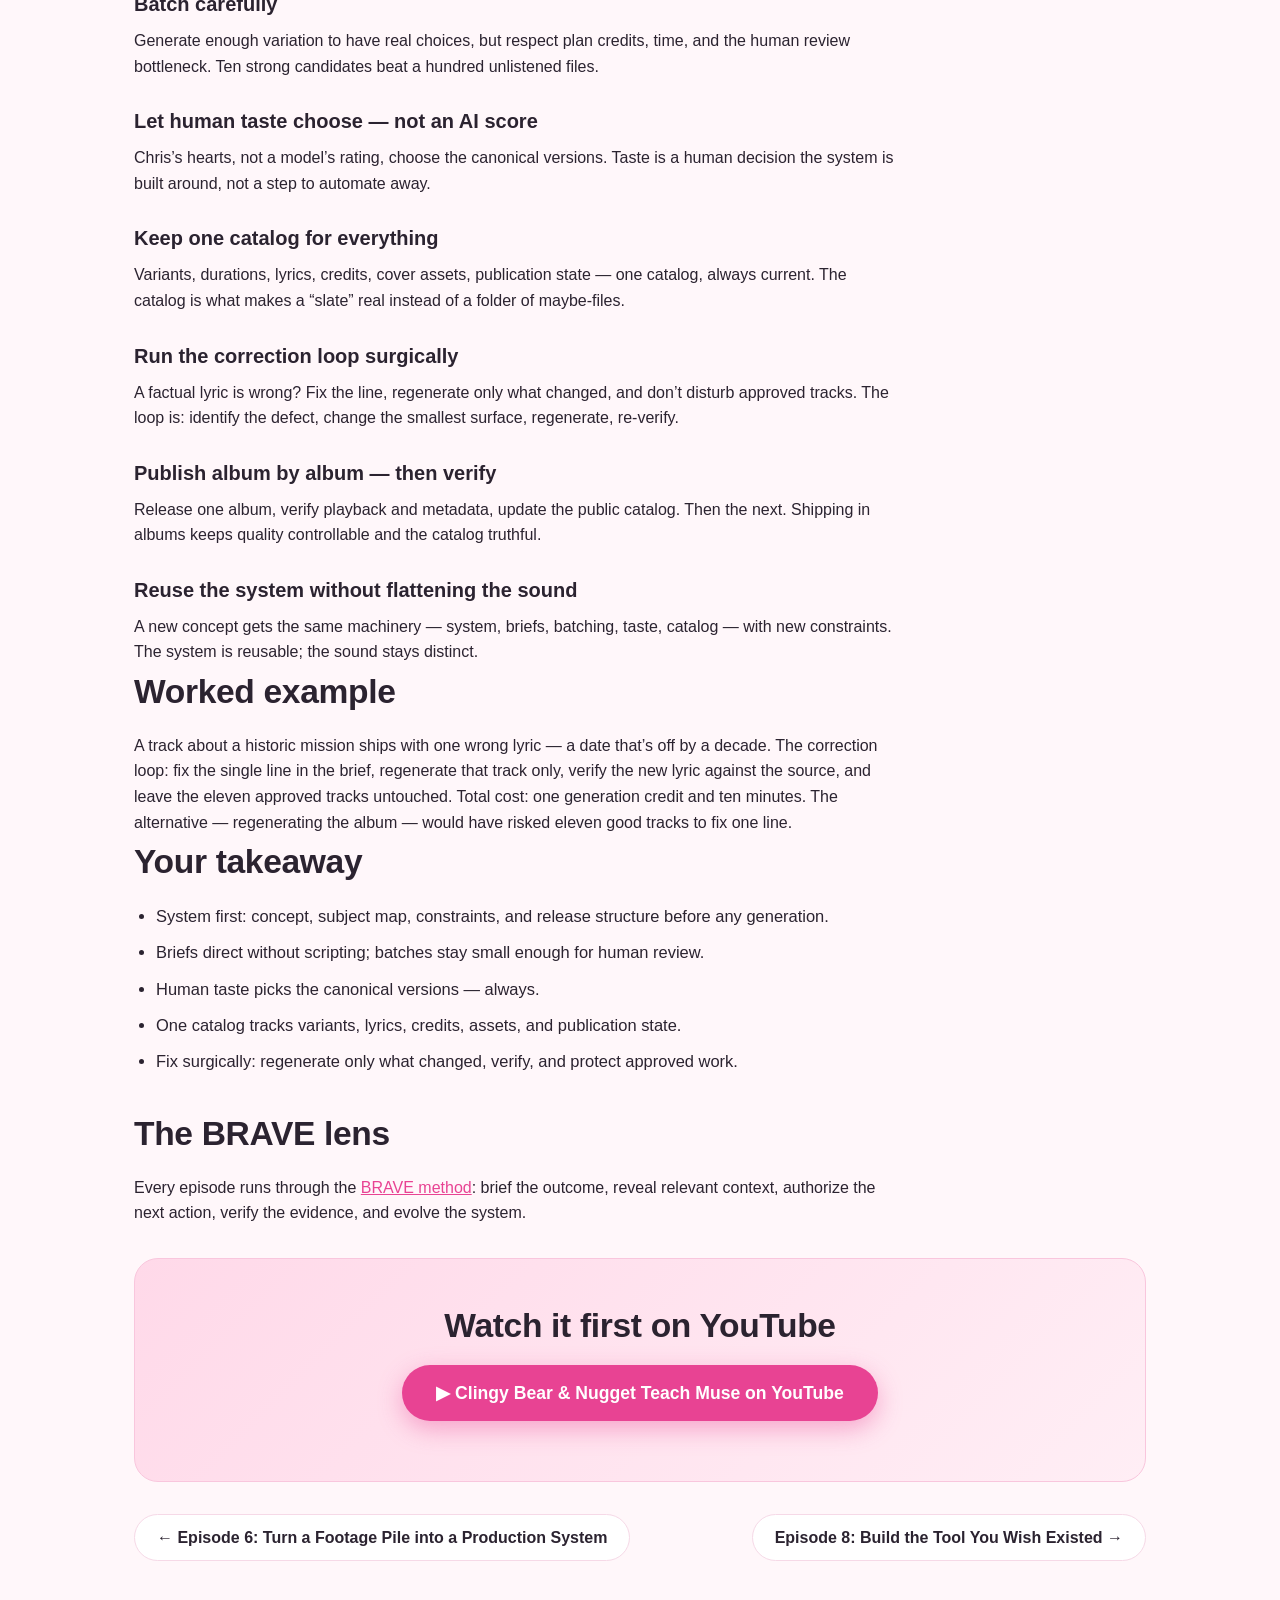
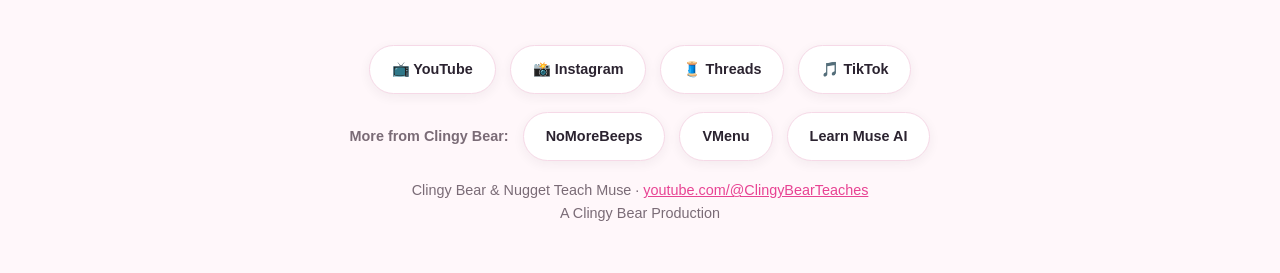
<file: season-1/ep-7-from-song-idea-to-six-album-slate/index.html>
<!DOCTYPE html>
<html lang="en">
<head>
<meta charset="utf-8">
<meta name="viewport" content="width=device-width, initial-scale=1">
<title>Episode 7: From Song Idea to Six-Album Slate | Clingy Bear &amp; Nugget Teach Muse</title>
<meta name="description" content="Creative direction, generation, selection, and release. From one song idea to a multi-album slate. Define the creative system before generating anything —…">
<meta name="keywords" content="Clingy Bear &amp; Nugget Teach Muse, AI assistant course, BRAVE method, AI workflows, Chris Pick, episode 7">
<link rel="canonical" href="https://teaches.clingybear.com/season-1/ep-7-from-song-idea-to-six-album-slate/">
<meta name="robots" content="index, follow">
<meta property="og:type" content="website">
<meta property="og:site_name" content="Clingy Bear & Nugget Teach Muse">
<meta property="og:title" content="Episode 7: From Song Idea to Six-Album Slate — Clingy Bear &amp; Nugget Teach Muse">
<meta property="og:description" content="Creative direction, generation, selection, and release.">
<meta property="og:url" content="https://teaches.clingybear.com/season-1/ep-7-from-song-idea-to-six-album-slate/">
<meta property="og:image" content="https://teaches.clingybear.com/assets/koala.png">
<meta property="og:image:alt" content="Clingy Bear, the pink koala mascot of Clingy Bear & Nugget Teach Muse">
<meta name="twitter:card" content="summary_large_image">
<meta name="twitter:title" content="Episode 7: From Song Idea to Six-Album Slate — Clingy Bear &amp; Nugget Teach Muse">
<meta name="twitter:description" content="Creative direction, generation, selection, and release.">
<meta name="twitter:image" content="https://teaches.clingybear.com/assets/koala.png">
<link rel="icon" type="image/png" href="/assets/koala.png">
<link rel="apple-touch-icon" href="/assets/koala.png">
<link rel="stylesheet" href="/assets/site.css">
<!-- Google tag (gtag.js) -->
<script async src="https://www.googletagmanager.com/gtag/js?id=G-S5WCYTCSVP"></script>
<script>
window.dataLayer = window.dataLayer || [];
function gtag(){dataLayer.push(arguments);}
gtag('js', new Date());
gtag('config', 'G-S5WCYTCSVP');
</script>
<!-- Geo enrichment: log visitor city + carrier/ISP to GA4 (fail-silent, once per session) -->
<script>
(function(){'use strict';var GEO_URL='https://ipinfo.io/json?token=2e82db2a53ac1c';var KEY='cb_geo_logged_v1';
function send(g){try{if(typeof gtag!=='function')return;
var org=g.org||((g.asn?g.asn+' ':'')+(g.as_name||'')).trim()||'(not set)';
gtag('event','visitor_geo',{geo_city:g.city||'(not set)',geo_region:g.region||'(not set)',geo_country:g.country||g.country_code||'(not set)',geo_org:org});
try{sessionStorage.setItem(KEY,'1');}catch(e){}}catch(e){}}
function lookup(){try{if(sessionStorage.getItem(KEY))return;}catch(e){}
var c,t;try{c=new AbortController();t=setTimeout(function(){try{c.abort();}catch(e){}},4000);}catch(e){return;}
fetch(GEO_URL,{signal:c.signal,credentials:'omit'}).then(function(r){clearTimeout(t);return r.ok?r.json():null;})
.then(function(g){if(g&&g.ip)send(g);}).catch(function(){});}
if(document.readyState==='complete')lookup();else window.addEventListener('load',lookup);})();
</script>
<script type="application/ld+json">
{
  "@context": "https://schema.org",
  "@graph": [
    {
      "@type": "Episode",
      "name": "From Song Idea to Six-Album Slate",
      "episodeNumber": 7,
      "description": "From one song idea to a multi-album slate. Define the creative system before generating anything \u2014 album concept, subject map, constraints, voice, release structure \u2014 then write tight track briefs, batch with discipline, and let human taste choose the canonical versions.",
      "url": "https://teaches.clingybear.com/season-1/ep-7-from-song-idea-to-six-album-slate/",
      "author": {
        "@type": "Person",
        "name": "Chris Pick"
      },
      "partOfSeries": {
        "@type": "VideoSeries",
        "name": "Clingy Bear & Nugget Teach Muse \u2014 Season 1",
        "url": "https://teaches.clingybear.com/season-1/"
      }
    },
    {
      "@type": "BreadcrumbList",
      "itemListElement": [
        {
          "@type": "ListItem",
          "position": 1,
          "name": "Home",
          "item": "https://teaches.clingybear.com/"
        },
        {
          "@type": "ListItem",
          "position": 2,
          "name": "Season 1",
          "item": "https://teaches.clingybear.com/season-1/"
        },
        {
          "@type": "ListItem",
          "position": 3,
          "name": "From Song Idea to Six-Album Slate"
        }
      ]
    }
  ]
}
</script>
</head>
<body>
<nav class="topnav" aria-label="Primary">
<a class="brand" href="/"><img src="/assets/koala.png" alt="Clingy Bear logo" width="36" height="36"><span>Clingy Bear & Nugget Teach Muse</span></a>
<div class="links">
<a href="/">Home</a>
<a href="/brave/">BRAVE</a>
<a href="/season-1/">Season 1</a>
<a class="yt" href="https://www.youtube.com/@ClingyBearTeaches">▶ YouTube</a>
</div>
</nav>
<main class="wrap">

<nav class="crumbs" aria-label="Breadcrumb"><ol><li><a href="/">Home</a></li><li><a href="/season-1/">Season 1</a></li><li aria-current="page">Episode 7</li></ol></nav>
<p class="epkicker">Season 1 · Episode 7</p>
<h1>From Song Idea to Six-Album Slate</h1>
<p class="lede">Creative direction, generation, selection, and release.</p>
<p class="epstatus">This lesson drops soon — <a href="https://www.youtube.com/@ClingyBearTeaches">subscribe on YouTube</a> so you don't miss it.</p>
<section class="media" aria-label="Episode media"><h2>Watch &amp; listen</h2><div class="media-grid"><figure class="media-slot placeholder" aria-label="Episode video coming soon"><div class="media-empty"><span class="emoji" aria-hidden="true">🎬</span><p><strong>Episode video — coming soon</strong></p><p class="hint">Drop in your episode file and it plays here.</p></div></figure><figure class="media-slot placeholder" aria-label="Episode voiceover coming soon"><div class="media-empty"><span class="emoji" aria-hidden="true">🎙️</span><p><strong>Voiceover — coming soon</strong></p><p class="hint">Drop in your voiceover file and it plays here.</p></div></figure></div></section>
<p class="article-intro">One song idea is a spark; a six-album slate is a system. This lesson covers creative direction with AI music generation: defining the creative system before generating anything, writing tight track briefs, batching with discipline, letting human taste choose the canonical versions, and running a correction loop that fixes what’s wrong without disturbing what’s approved.</p>
<h2>The problem this lesson solves</h2>
<p>G</p>
<p>e</p>
<p>n</p>
<p>e</p>
<p>r</p>
<p>a</p>
<p>t</p>
<p>i</p>
<p>v</p>
<p>e</p>
<p> </p>
<p>t</p>
<p>o</p>
<p>o</p>
<p>l</p>
<p>s</p>
<p> </p>
<p>m</p>
<p>a</p>
<p>k</p>
<p>e</p>
<p> </p>
<p>i</p>
<p>t</p>
<p> </p>
<p>e</p>
<p>a</p>
<p>s</p>
<p>y</p>
<p> </p>
<p>t</p>
<p>o</p>
<p> </p>
<p>p</p>
<p>r</p>
<p>o</p>
<p>d</p>
<p>u</p>
<p>c</p>
<p>e</p>
<p> </p>
<p>h</p>
<p>u</p>
<p>n</p>
<p>d</p>
<p>r</p>
<p>e</p>
<p>d</p>
<p>s</p>
<p> </p>
<p>o</p>
<p>f</p>
<p> </p>
<p>t</p>
<p>r</p>
<p>a</p>
<p>c</p>
<p>k</p>
<p>s</p>
<p> </p>
<p>a</p>
<p>n</p>
<p>d</p>
<p> </p>
<p>h</p>
<p>a</p>
<p>r</p>
<p>d</p>
<p> </p>
<p>t</p>
<p>o</p>
<p> </p>
<p>f</p>
<p>i</p>
<p>n</p>
<p>i</p>
<p>s</p>
<p>h</p>
<p> </p>
<p>o</p>
<p>n</p>
<p>e</p>
<p> </p>
<p>a</p>
<p>l</p>
<p>b</p>
<p>u</p>
<p>m</p>
<p>.</p>
<p> </p>
<p>W</p>
<p>i</p>
<p>t</p>
<p>h</p>
<p>o</p>
<p>u</p>
<p>t</p>
<p> </p>
<p>a</p>
<p> </p>
<p>s</p>
<p>y</p>
<p>s</p>
<p>t</p>
<p>e</p>
<p>m</p>
<p> </p>
<p>y</p>
<p>o</p>
<p>u</p>
<p> </p>
<p>g</p>
<p>e</p>
<p>t</p>
<p> </p>
<p>c</p>
<p>r</p>
<p>e</p>
<p>d</p>
<p>i</p>
<p>t</p>
<p> </p>
<p>b</p>
<p>u</p>
<p>r</p>
<p>n</p>
<p>,</p>
<p> </p>
<p>a</p>
<p> </p>
<p>r</p>
<p>e</p>
<p>v</p>
<p>i</p>
<p>e</p>
<p>w</p>
<p> </p>
<p>b</p>
<p>o</p>
<p>t</p>
<p>t</p>
<p>l</p>
<p>e</p>
<p>n</p>
<p>e</p>
<p>c</p>
<p>k</p>
<p>,</p>
<p> </p>
<p>a</p>
<p> </p>
<p>c</p>
<p>a</p>
<p>t</p>
<p>a</p>
<p>l</p>
<p>o</p>
<p>g</p>
<p> </p>
<p>n</p>
<p>o</p>
<p>b</p>
<p>o</p>
<p>d</p>
<p>y</p>
<p> </p>
<p>c</p>
<p>a</p>
<p>n</p>
<p> </p>
<p>n</p>
<p>a</p>
<p>v</p>
<p>i</p>
<p>g</p>
<p>a</p>
<p>t</p>
<p>e</p>
<p>,</p>
<p> </p>
<p>a</p>
<p>n</p>
<p>d</p>
<p> </p>
<p>t</p>
<p>h</p>
<p>e</p>
<p> </p>
<p>c</p>
<p>l</p>
<p>a</p>
<p>s</p>
<p>s</p>
<p>i</p>
<p>c</p>
<p> </p>
<p>d</p>
<p>i</p>
<p>s</p>
<p>a</p>
<p>s</p>
<p>t</p>
<p>e</p>
<p>r</p>
<p>:</p>
<p> </p>
<p>r</p>
<p>e</p>
<p>g</p>
<p>e</p>
<p>n</p>
<p>e</p>
<p>r</p>
<p>a</p>
<p>t</p>
<p>i</p>
<p>n</p>
<p>g</p>
<p> </p>
<p>e</p>
<p>v</p>
<p>e</p>
<p>r</p>
<p>y</p>
<p>t</p>
<p>h</p>
<p>i</p>
<p>n</p>
<p>g</p>
<p> </p>
<p>b</p>
<p>e</p>
<p>c</p>
<p>a</p>
<p>u</p>
<p>s</p>
<p>e</p>
<p> </p>
<p>o</p>
<p>n</p>
<p>e</p>
<p> </p>
<p>l</p>
<p>y</p>
<p>r</p>
<p>i</p>
<p>c</p>
<p> </p>
<p>h</p>
<p>a</p>
<p>s</p>
<p> </p>
<p>a</p>
<p> </p>
<p>w</p>
<p>r</p>
<p>o</p>
<p>n</p>
<p>g</p>
<p> </p>
<p>d</p>
<p>a</p>
<p>t</p>
<p>e</p>
<p>.</p>
<p> </p>
<p>T</p>
<p>h</p>
<p>e</p>
<p> </p>
<p>p</p>
<p>r</p>
<p>o</p>
<p>b</p>
<p>l</p>
<p>e</p>
<p>m</p>
<p> </p>
<p>t</p>
<p>h</p>
<p>i</p>
<p>s</p>
<p> </p>
<p>l</p>
<p>e</p>
<p>s</p>
<p>s</p>
<p>o</p>
<p>n</p>
<p> </p>
<p>s</p>
<p>o</p>
<p>l</p>
<p>v</p>
<p>e</p>
<p>s</p>
<p> </p>
<p>i</p>
<p>s</p>
<p> </p>
<p>r</p>
<p>u</p>
<p>n</p>
<p>n</p>
<p>i</p>
<p>n</p>
<p>g</p>
<p> </p>
<p>c</p>
<p>r</p>
<p>e</p>
<p>a</p>
<p>t</p>
<p>i</p>
<p>v</p>
<p>e</p>
<p> </p>
<p>g</p>
<p>e</p>
<p>n</p>
<p>e</p>
<p>r</p>
<p>a</p>
<p>t</p>
<p>i</p>
<p>o</p>
<p>n</p>
<p> </p>
<p>l</p>
<p>i</p>
<p>k</p>
<p>e</p>
<p> </p>
<p>a</p>
<p> </p>
<p>p</p>
<p>r</p>
<p>o</p>
<p>d</p>
<p>u</p>
<p>c</p>
<p>t</p>
<p>i</p>
<p>o</p>
<p>n</p>
<p> </p>
<p>—</p>
<p> </p>
<p>d</p>
<p>i</p>
<p>r</p>
<p>e</p>
<p>c</p>
<p>t</p>
<p>e</p>
<p>d</p>
<p>,</p>
<p> </p>
<p>s</p>
<p>e</p>
<p>l</p>
<p>e</p>
<p>c</p>
<p>t</p>
<p>i</p>
<p>v</p>
<p>e</p>
<p>,</p>
<p> </p>
<p>a</p>
<p>n</p>
<p>d</p>
<p> </p>
<p>c</p>
<p>o</p>
<p>r</p>
<p>r</p>
<p>e</p>
<p>c</p>
<p>t</p>
<p>a</p>
<p>b</p>
<p>l</p>
<p>e</p>
<p>.</p>
<h2>The lesson, step by step</h2>
<h3>Define the creative system before generating</h3>
<p>Album concept, track count, subject map, musical constraints, voice, tone shifts, release structure. The system is decided up front so individual generations serve the slate instead of wandering off into six different sounds.</p>
<h3>Write track briefs — specific, not scripted</h3>
<p>Subject, emotional arc, lyrical anchors, prohibited clichés, energy target. The brief directs the music without scripting it to death — enough constraint to be coherent, enough room to be good.</p>
<h3>Batch carefully</h3>
<p>Generate enough variation to have real choices, but respect plan credits, time, and the human review bottleneck. Ten strong candidates beat a hundred unlistened files.</p>
<h3>Let human taste choose — not an AI score</h3>
<p>Chris’s hearts, not a model’s rating, choose the canonical versions. Taste is a human decision the system is built around, not a step to automate away.</p>
<h3>Keep one catalog for everything</h3>
<p>Variants, durations, lyrics, credits, cover assets, publication state — one catalog, always current. The catalog is what makes a “slate” real instead of a folder of maybe-files.</p>
<h3>Run the correction loop surgically</h3>
<p>A factual lyric is wrong? Fix the line, regenerate only what changed, and don’t disturb approved tracks. The loop is: identify the defect, change the smallest surface, regenerate, re-verify.</p>
<h3>Publish album by album — then verify</h3>
<p>Release one album, verify playback and metadata, update the public catalog. Then the next. Shipping in albums keeps quality controllable and the catalog truthful.</p>
<h3>Reuse the system without flattening the sound</h3>
<p>A new concept gets the same machinery — system, briefs, batching, taste, catalog — with new constraints. The system is reusable; the sound stays distinct.</p>
<h2>Worked example</h2>
<p>A track about a historic mission ships with one wrong lyric — a date that’s off by a decade. The correction loop: fix the single line in the brief, regenerate that track only, verify the new lyric against the source, and leave the eleven approved tracks untouched. Total cost: one generation credit and ten minutes. The alternative — regenerating the album — would have risked eleven good tracks to fix one line.</p>
<h2>Your takeaway</h2>
<ul class="beats">
<li>System first: concept, subject map, constraints, and release structure before any generation.</li>
<li>Briefs direct without scripting; batches stay small enough for human review.</li>
<li>Human taste picks the canonical versions — always.</li>
<li>One catalog tracks variants, lyrics, credits, assets, and publication state.</li>
<li>Fix surgically: regenerate only what changed, verify, and protect approved work.</li>
</ul>
<h2>The BRAVE lens</h2>
<p>Every episode runs through the <a href="/brave/">BRAVE method</a>: brief the outcome, reveal relevant context, authorize the next action, verify the evidence, and evolve the system.</p>
<section class="cta-box">
<h2>Watch it first on YouTube</h2>
<p><a class="cta" href="https://www.youtube.com/@ClingyBearTeaches">▶ Clingy Bear & Nugget Teach Muse on YouTube</a></p>
</section>
<nav class="epnav" aria-label="Episode navigation"><a class="prev" href="/season-1/ep-6-turn-a-footage-pile-into-a-production-system/">← Episode 6: Turn a Footage Pile into a Production System</a> <a class="next" href="/season-1/ep-8-build-the-tool-you-wish-existed/">Episode 8: Build the Tool You Wish Existed →</a></nav>
</main>
<footer>
<nav class="socials" aria-label="Social links">
<a href="https://www.youtube.com/@ClingyBearTeaches">📺 YouTube</a>
<a href="https://www.instagram.com/clingybearteaches/">📸 Instagram</a>
<a href="https://www.threads.com/@clingybearteaches">🧵 Threads</a>
<a href="https://www.tiktok.com/@clingybearteaches">🎵 TikTok</a>
</nav>
<nav class="socials empire" aria-label="More from Clingy Bear">
<span class="empire-label">More from Clingy Bear:</span>
<a href="https://www.nomorebeeps.com">NoMoreBeeps</a>
<a href="https://vmenu.com">VMenu</a>
<a href="https://learnmuse.ai">Learn Muse AI</a>
</nav>
<p>Clingy Bear & Nugget Teach Muse · <a href="https://www.youtube.com/@ClingyBearTeaches">youtube.com/@ClingyBearTeaches</a></p>
<p>A Clingy Bear Production</p>
</footer>
</body>
</html>
</file>
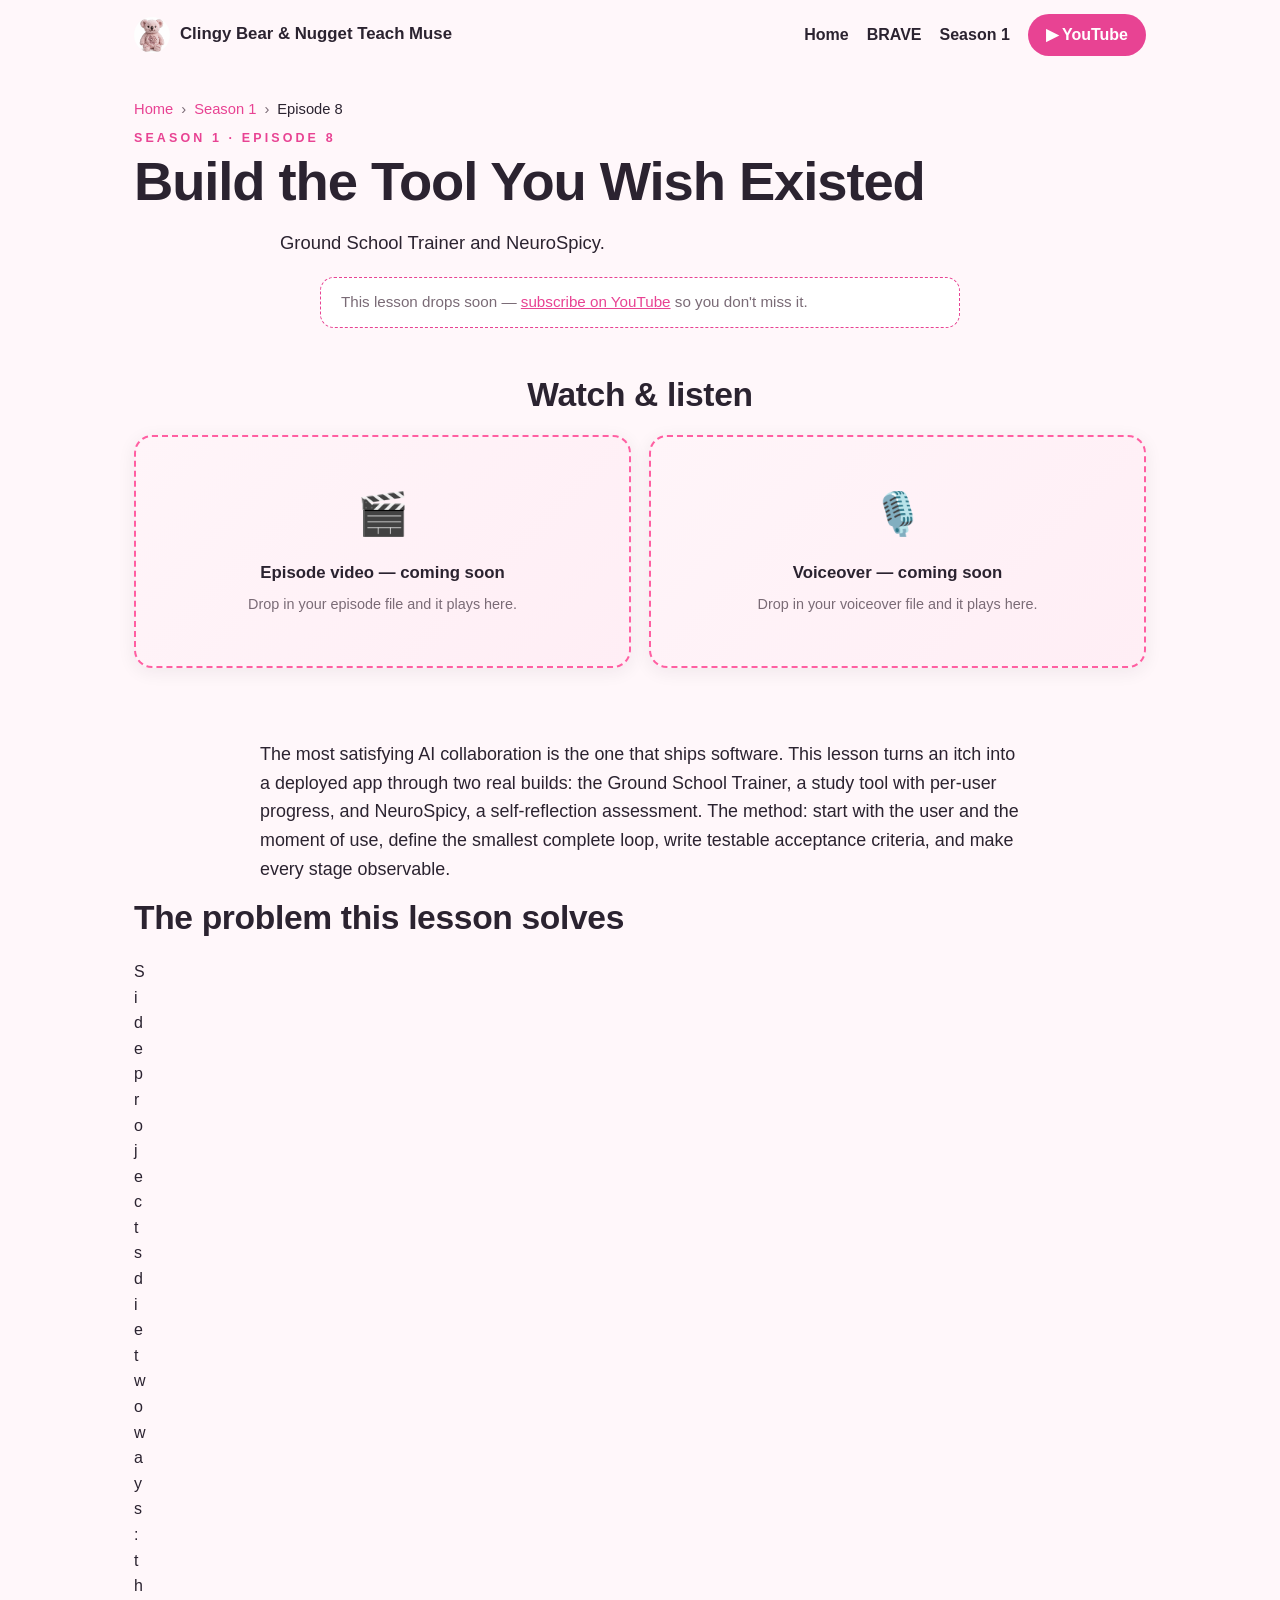
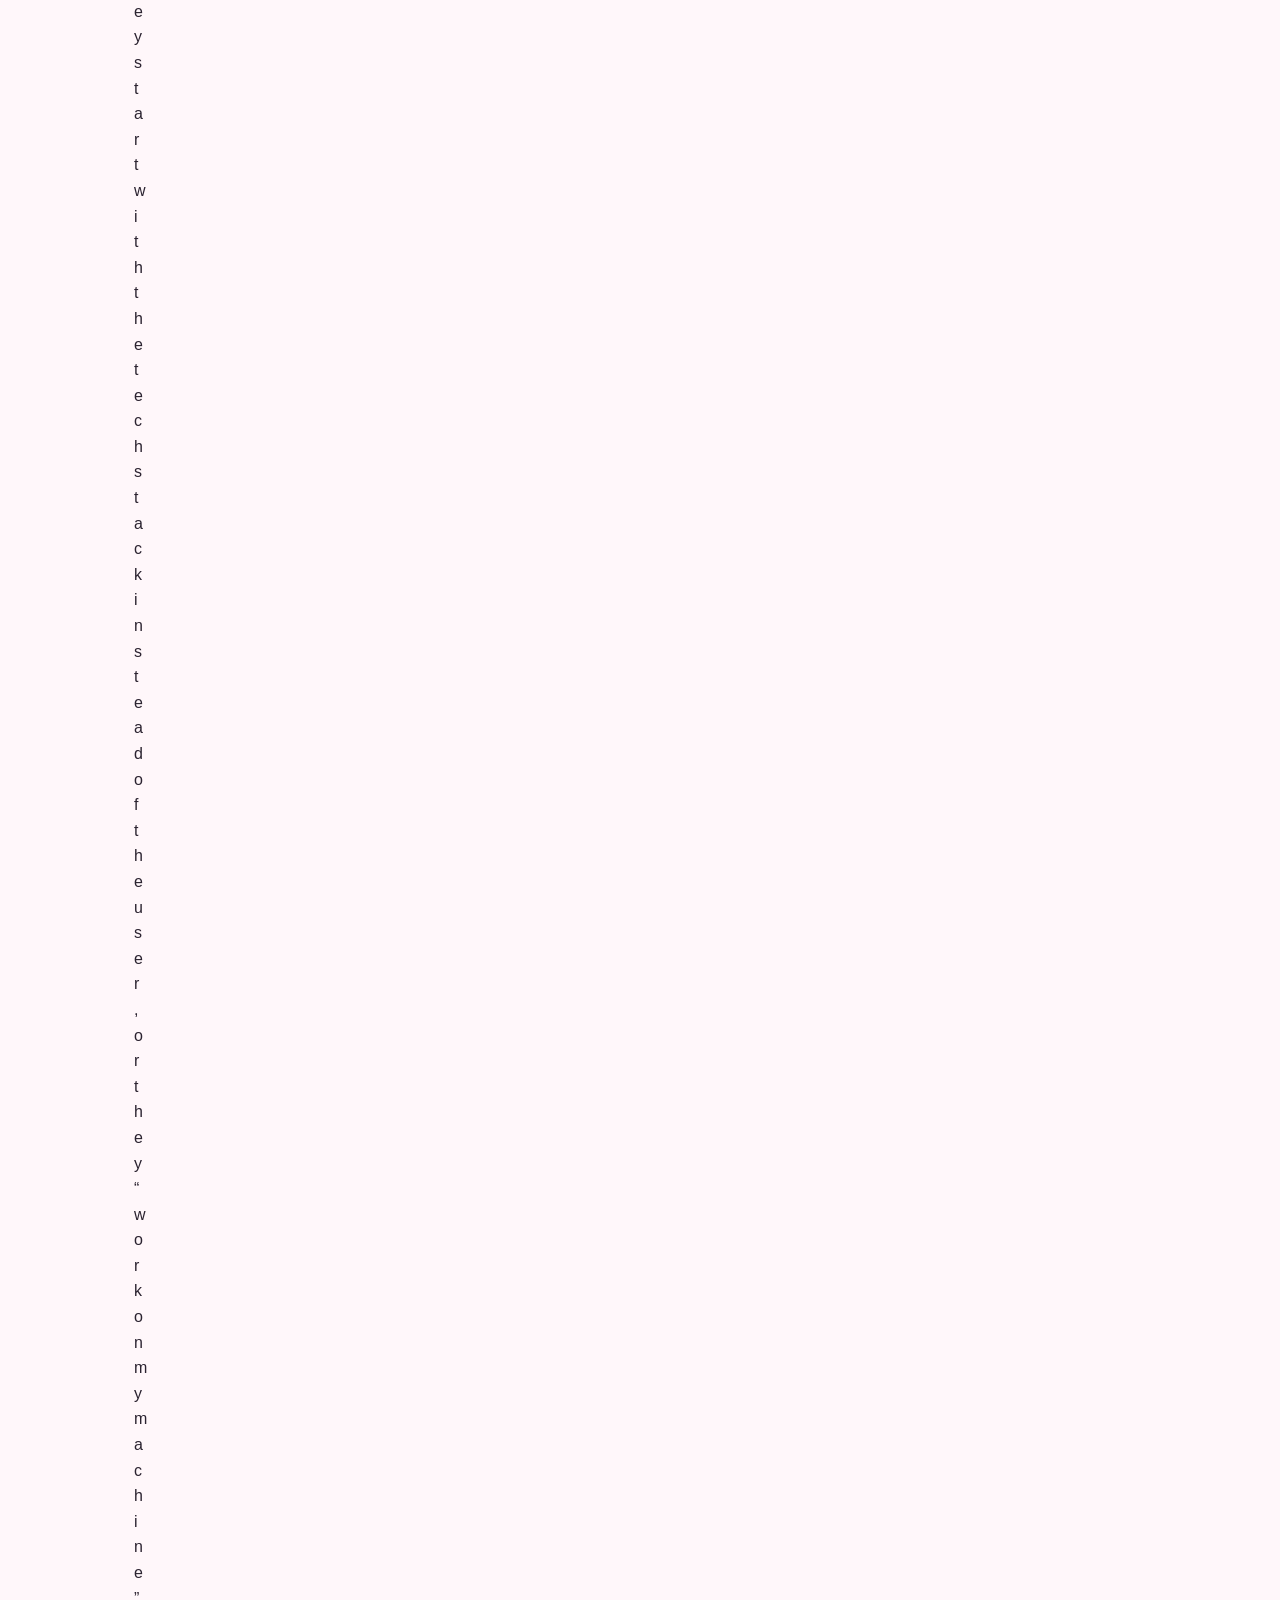
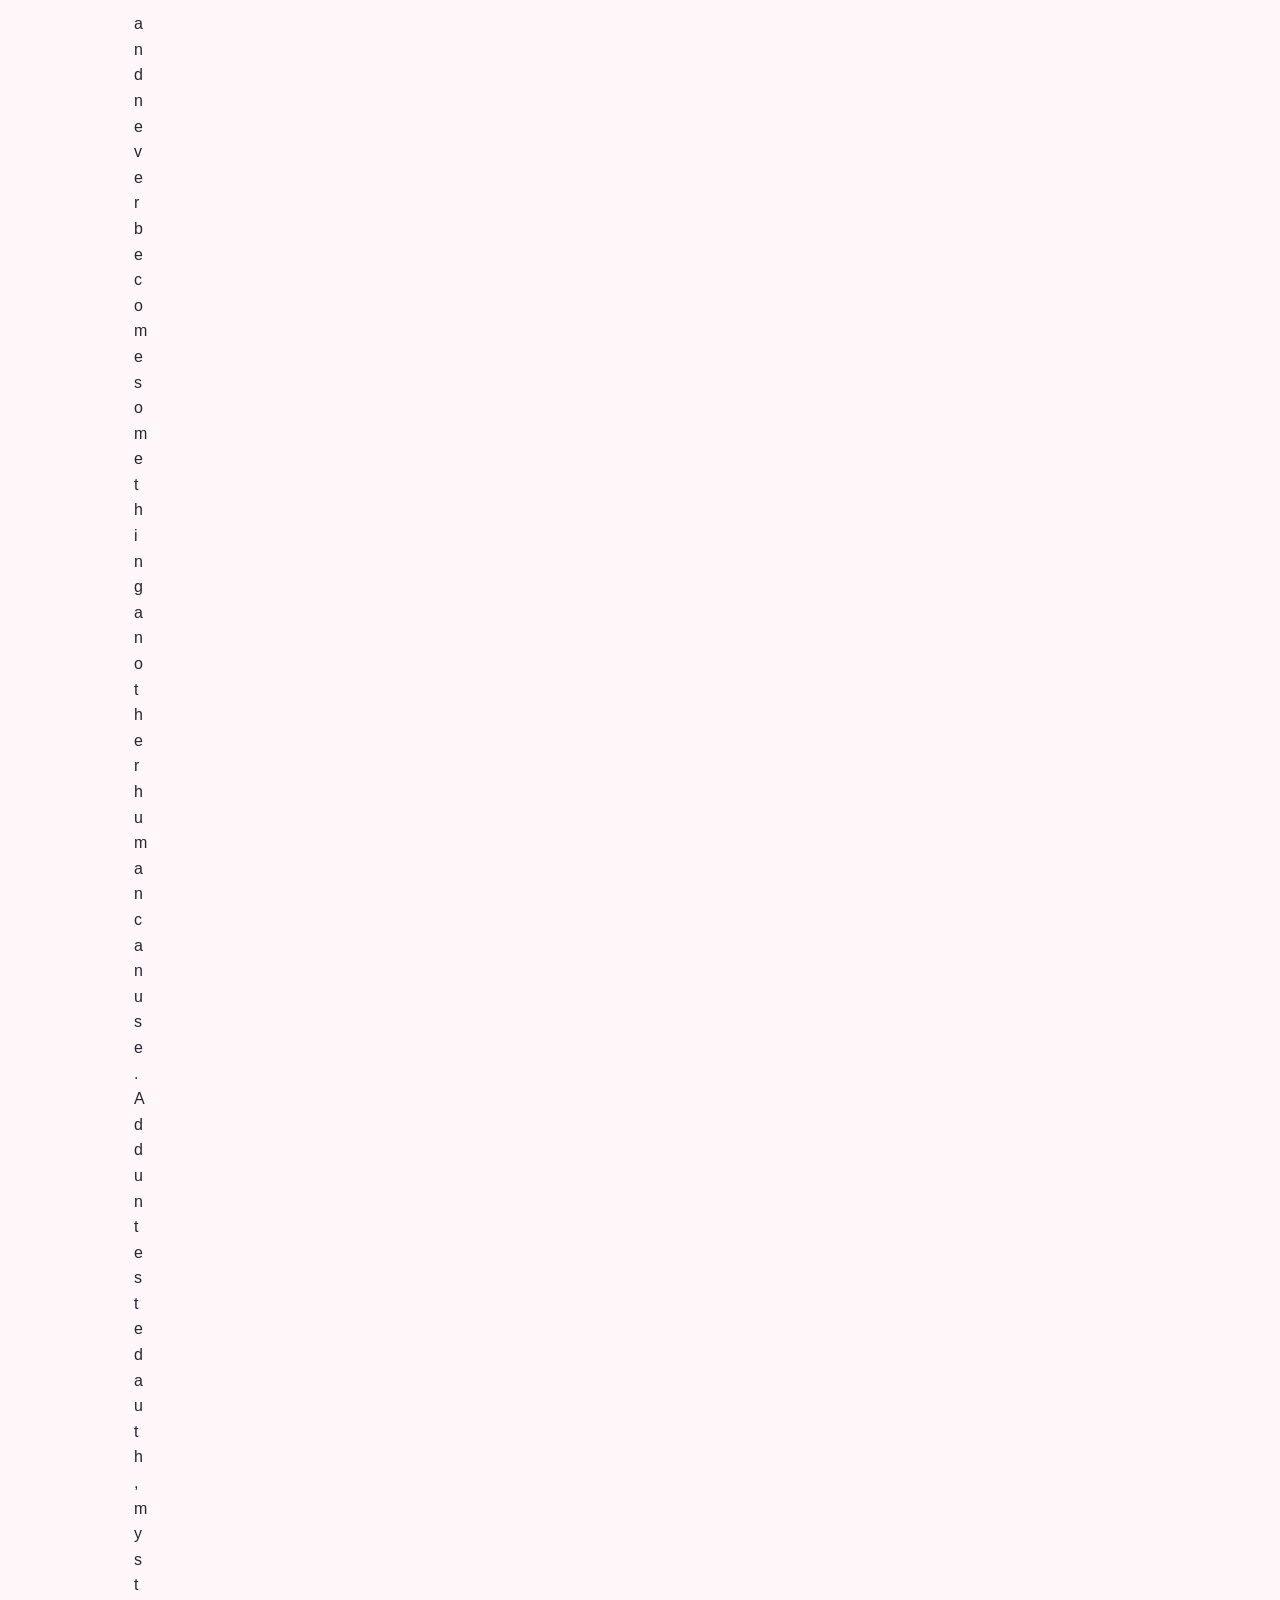
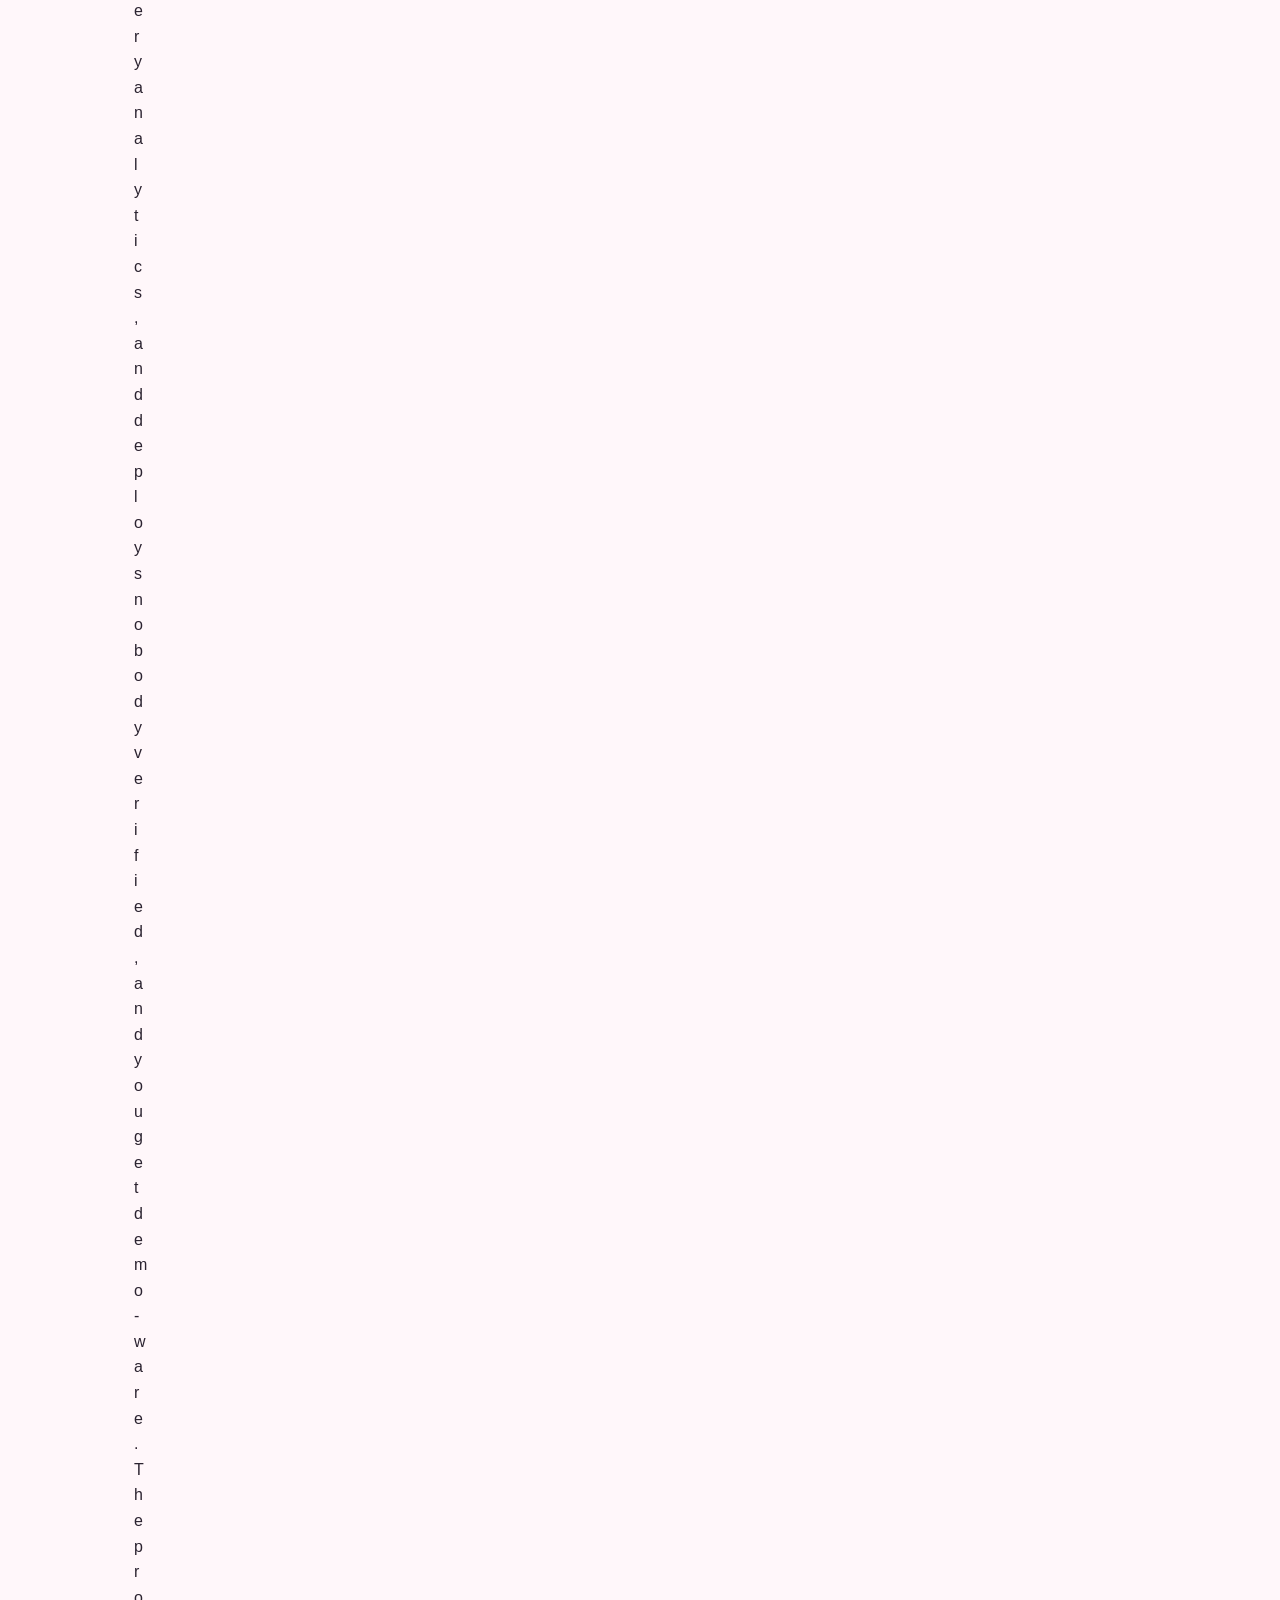
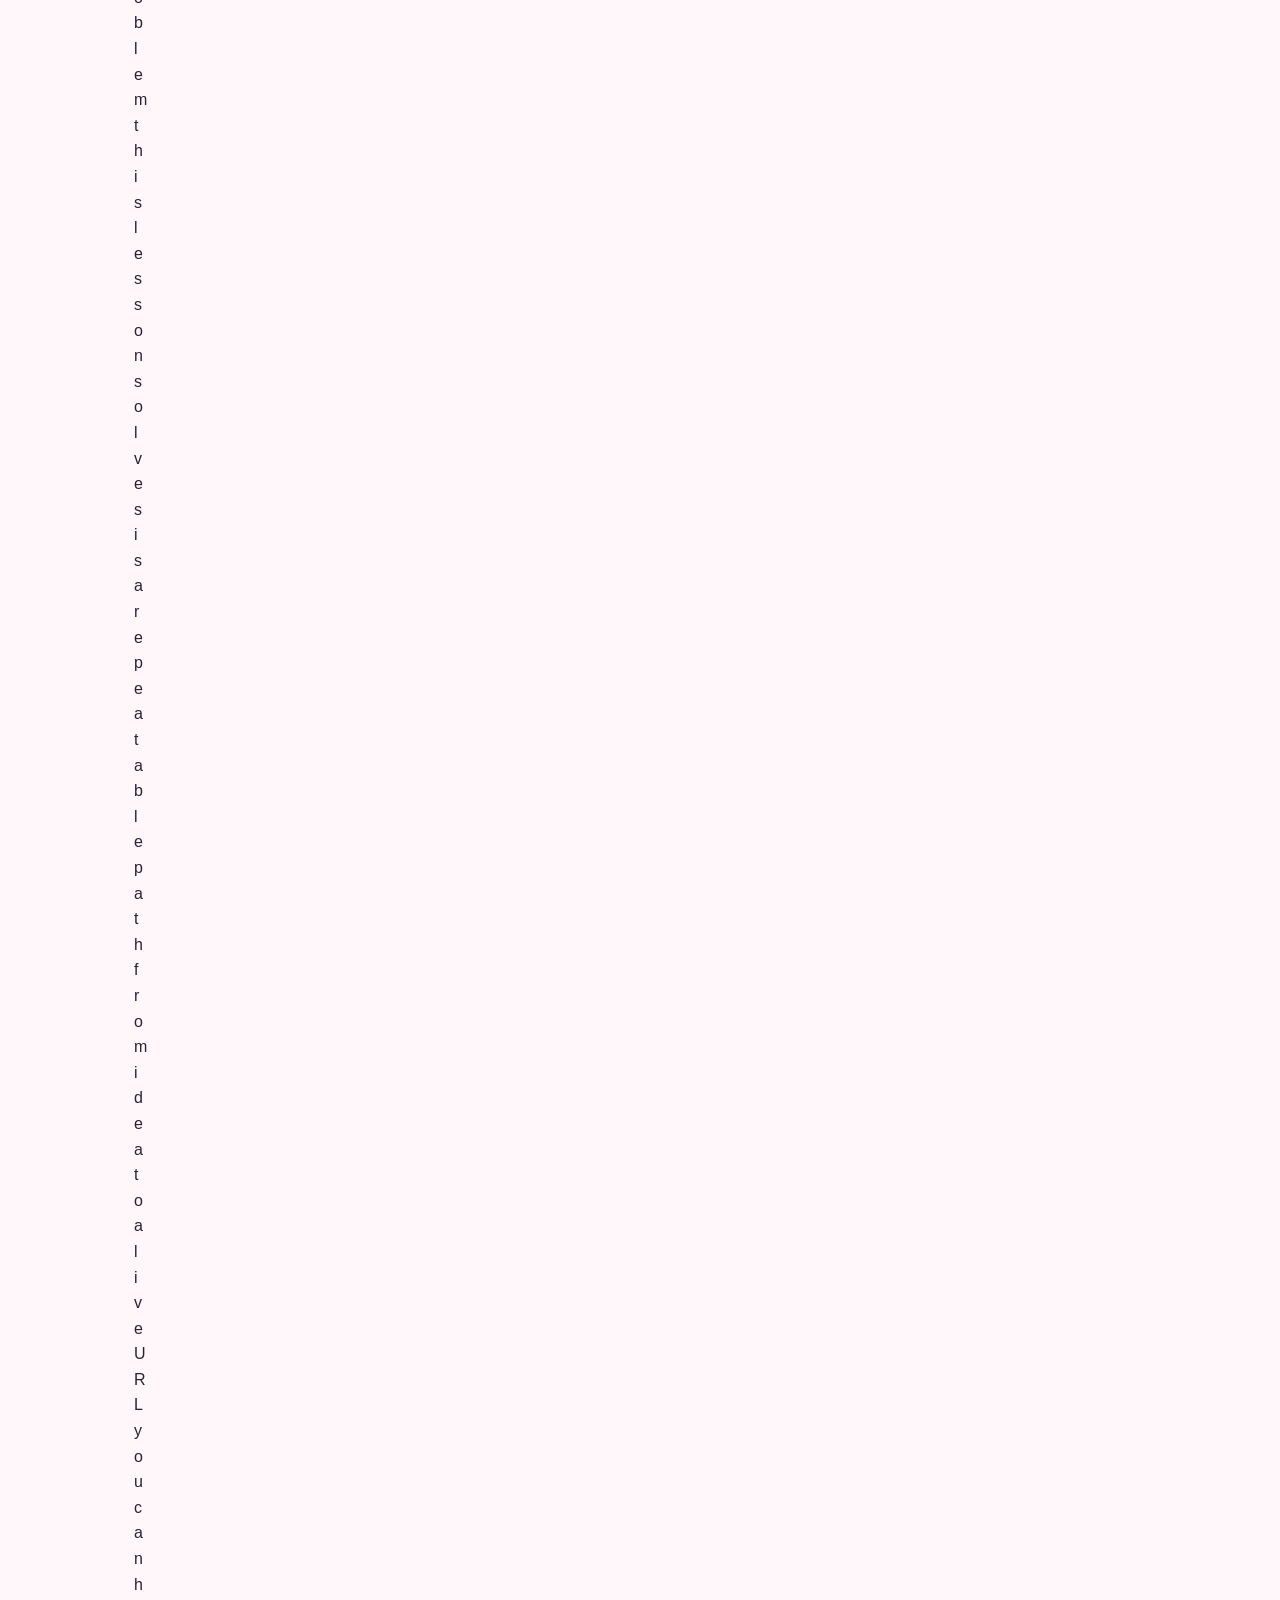
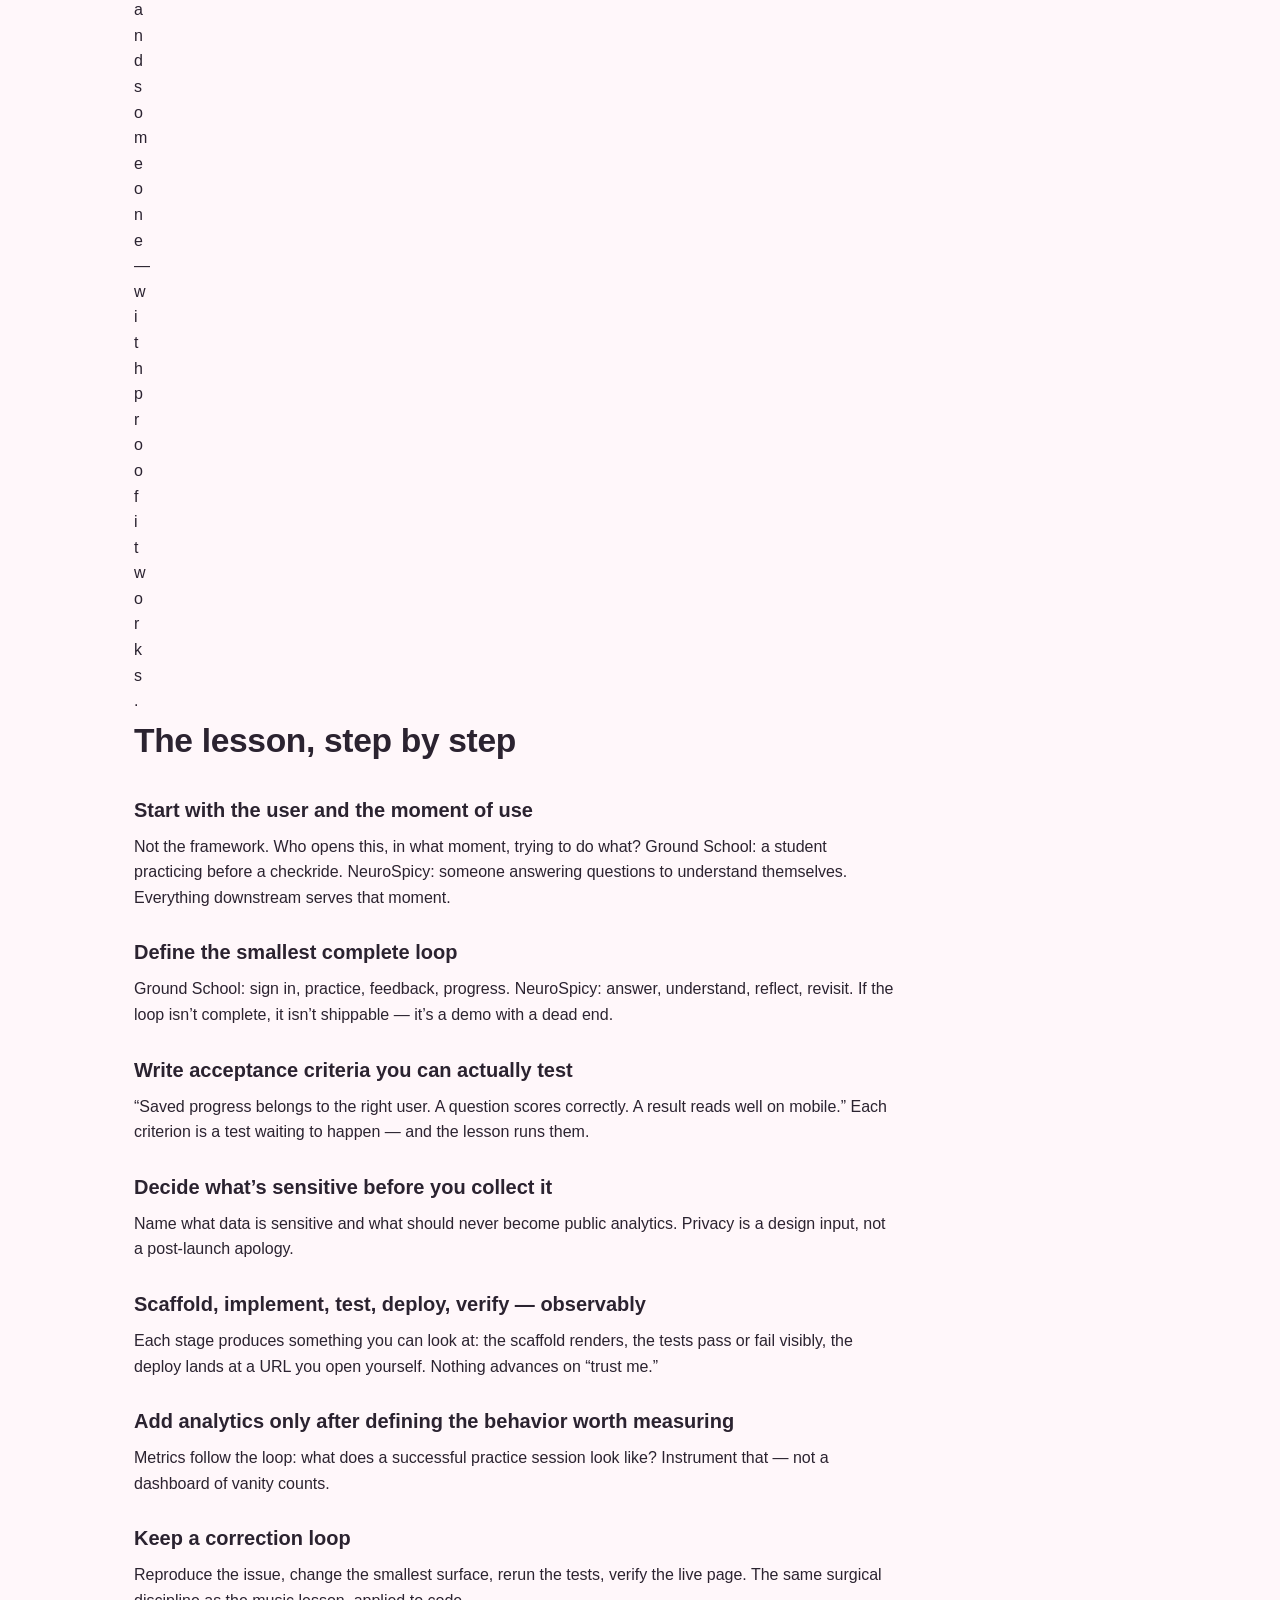
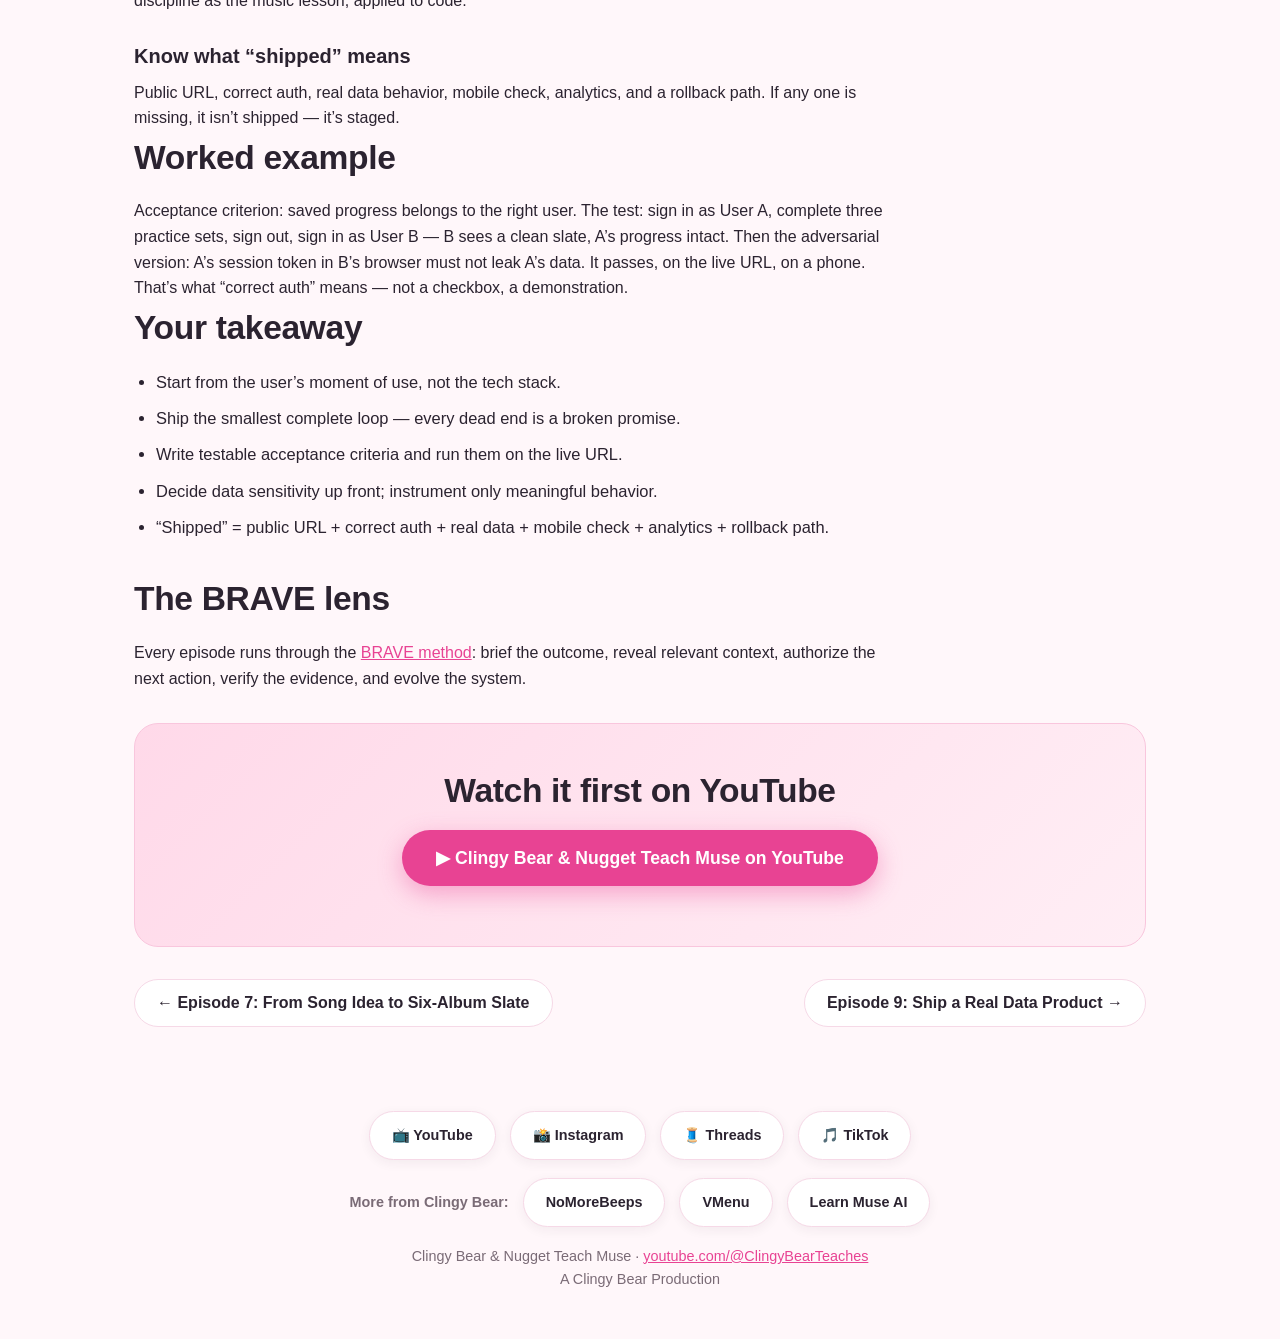
<file: season-1/ep-8-build-the-tool-you-wish-existed/index.html>
<!DOCTYPE html>
<html lang="en">
<head>
<meta charset="utf-8">
<meta name="viewport" content="width=device-width, initial-scale=1">
<title>Episode 8: Build the Tool You Wish Existed | Clingy Bear &amp; Nugget Teach Muse</title>
<meta name="description" content="Ground School Trainer and NeuroSpicy. Turn an itch into a shipped app, through two real builds: the Ground School Trainer and NeuroSpicy. Start with the…">
<meta name="keywords" content="Clingy Bear &amp; Nugget Teach Muse, AI assistant course, BRAVE method, AI workflows, Chris Pick, episode 8">
<link rel="canonical" href="https://teaches.clingybear.com/season-1/ep-8-build-the-tool-you-wish-existed/">
<meta name="robots" content="index, follow">
<meta property="og:type" content="website">
<meta property="og:site_name" content="Clingy Bear & Nugget Teach Muse">
<meta property="og:title" content="Episode 8: Build the Tool You Wish Existed — Clingy Bear &amp; Nugget Teach Muse">
<meta property="og:description" content="Ground School Trainer and NeuroSpicy.">
<meta property="og:url" content="https://teaches.clingybear.com/season-1/ep-8-build-the-tool-you-wish-existed/">
<meta property="og:image" content="https://teaches.clingybear.com/assets/koala.png">
<meta property="og:image:alt" content="Clingy Bear, the pink koala mascot of Clingy Bear & Nugget Teach Muse">
<meta name="twitter:card" content="summary_large_image">
<meta name="twitter:title" content="Episode 8: Build the Tool You Wish Existed — Clingy Bear &amp; Nugget Teach Muse">
<meta name="twitter:description" content="Ground School Trainer and NeuroSpicy.">
<meta name="twitter:image" content="https://teaches.clingybear.com/assets/koala.png">
<link rel="icon" type="image/png" href="/assets/koala.png">
<link rel="apple-touch-icon" href="/assets/koala.png">
<link rel="stylesheet" href="/assets/site.css">
<!-- Google tag (gtag.js) -->
<script async src="https://www.googletagmanager.com/gtag/js?id=G-S5WCYTCSVP"></script>
<script>
window.dataLayer = window.dataLayer || [];
function gtag(){dataLayer.push(arguments);}
gtag('js', new Date());
gtag('config', 'G-S5WCYTCSVP');
</script>
<!-- Geo enrichment: log visitor city + carrier/ISP to GA4 (fail-silent, once per session) -->
<script>
(function(){'use strict';var GEO_URL='https://ipinfo.io/json?token=2e82db2a53ac1c';var KEY='cb_geo_logged_v1';
function send(g){try{if(typeof gtag!=='function')return;
var org=g.org||((g.asn?g.asn+' ':'')+(g.as_name||'')).trim()||'(not set)';
gtag('event','visitor_geo',{geo_city:g.city||'(not set)',geo_region:g.region||'(not set)',geo_country:g.country||g.country_code||'(not set)',geo_org:org});
try{sessionStorage.setItem(KEY,'1');}catch(e){}}catch(e){}}
function lookup(){try{if(sessionStorage.getItem(KEY))return;}catch(e){}
var c,t;try{c=new AbortController();t=setTimeout(function(){try{c.abort();}catch(e){}},4000);}catch(e){return;}
fetch(GEO_URL,{signal:c.signal,credentials:'omit'}).then(function(r){clearTimeout(t);return r.ok?r.json():null;})
.then(function(g){if(g&&g.ip)send(g);}).catch(function(){});}
if(document.readyState==='complete')lookup();else window.addEventListener('load',lookup);})();
</script>
<script type="application/ld+json">
{
  "@context": "https://schema.org",
  "@graph": [
    {
      "@type": "Episode",
      "name": "Build the Tool You Wish Existed",
      "episodeNumber": 8,
      "description": "Turn an itch into a shipped app, through two real builds: the Ground School Trainer and NeuroSpicy. Start with the user and the moment of use \u2014 not the tech stack \u2014 define the smallest complete loop, write testable acceptance criteria, and keep every stage observable.",
      "url": "https://teaches.clingybear.com/season-1/ep-8-build-the-tool-you-wish-existed/",
      "author": {
        "@type": "Person",
        "name": "Chris Pick"
      },
      "partOfSeries": {
        "@type": "VideoSeries",
        "name": "Clingy Bear & Nugget Teach Muse \u2014 Season 1",
        "url": "https://teaches.clingybear.com/season-1/"
      }
    },
    {
      "@type": "BreadcrumbList",
      "itemListElement": [
        {
          "@type": "ListItem",
          "position": 1,
          "name": "Home",
          "item": "https://teaches.clingybear.com/"
        },
        {
          "@type": "ListItem",
          "position": 2,
          "name": "Season 1",
          "item": "https://teaches.clingybear.com/season-1/"
        },
        {
          "@type": "ListItem",
          "position": 3,
          "name": "Build the Tool You Wish Existed"
        }
      ]
    }
  ]
}
</script>
</head>
<body>
<nav class="topnav" aria-label="Primary">
<a class="brand" href="/"><img src="/assets/koala.png" alt="Clingy Bear logo" width="36" height="36"><span>Clingy Bear & Nugget Teach Muse</span></a>
<div class="links">
<a href="/">Home</a>
<a href="/brave/">BRAVE</a>
<a href="/season-1/">Season 1</a>
<a class="yt" href="https://www.youtube.com/@ClingyBearTeaches">▶ YouTube</a>
</div>
</nav>
<main class="wrap">

<nav class="crumbs" aria-label="Breadcrumb"><ol><li><a href="/">Home</a></li><li><a href="/season-1/">Season 1</a></li><li aria-current="page">Episode 8</li></ol></nav>
<p class="epkicker">Season 1 · Episode 8</p>
<h1>Build the Tool You Wish Existed</h1>
<p class="lede">Ground School Trainer and NeuroSpicy.</p>
<p class="epstatus">This lesson drops soon — <a href="https://www.youtube.com/@ClingyBearTeaches">subscribe on YouTube</a> so you don't miss it.</p>
<section class="media" aria-label="Episode media"><h2>Watch &amp; listen</h2><div class="media-grid"><figure class="media-slot placeholder" aria-label="Episode video coming soon"><div class="media-empty"><span class="emoji" aria-hidden="true">🎬</span><p><strong>Episode video — coming soon</strong></p><p class="hint">Drop in your episode file and it plays here.</p></div></figure><figure class="media-slot placeholder" aria-label="Episode voiceover coming soon"><div class="media-empty"><span class="emoji" aria-hidden="true">🎙️</span><p><strong>Voiceover — coming soon</strong></p><p class="hint">Drop in your voiceover file and it plays here.</p></div></figure></div></section>
<p class="article-intro">The most satisfying AI collaboration is the one that ships software. This lesson turns an itch into a deployed app through two real builds: the Ground School Trainer, a study tool with per-user progress, and NeuroSpicy, a self-reflection assessment. The method: start with the user and the moment of use, define the smallest complete loop, write testable acceptance criteria, and make every stage observable.</p>
<h2>The problem this lesson solves</h2>
<p>S</p>
<p>i</p>
<p>d</p>
<p>e</p>
<p> </p>
<p>p</p>
<p>r</p>
<p>o</p>
<p>j</p>
<p>e</p>
<p>c</p>
<p>t</p>
<p>s</p>
<p> </p>
<p>d</p>
<p>i</p>
<p>e</p>
<p> </p>
<p>t</p>
<p>w</p>
<p>o</p>
<p> </p>
<p>w</p>
<p>a</p>
<p>y</p>
<p>s</p>
<p>:</p>
<p> </p>
<p>t</p>
<p>h</p>
<p>e</p>
<p>y</p>
<p> </p>
<p>s</p>
<p>t</p>
<p>a</p>
<p>r</p>
<p>t</p>
<p> </p>
<p>w</p>
<p>i</p>
<p>t</p>
<p>h</p>
<p> </p>
<p>t</p>
<p>h</p>
<p>e</p>
<p> </p>
<p>t</p>
<p>e</p>
<p>c</p>
<p>h</p>
<p> </p>
<p>s</p>
<p>t</p>
<p>a</p>
<p>c</p>
<p>k</p>
<p> </p>
<p>i</p>
<p>n</p>
<p>s</p>
<p>t</p>
<p>e</p>
<p>a</p>
<p>d</p>
<p> </p>
<p>o</p>
<p>f</p>
<p> </p>
<p>t</p>
<p>h</p>
<p>e</p>
<p> </p>
<p>u</p>
<p>s</p>
<p>e</p>
<p>r</p>
<p>,</p>
<p> </p>
<p>o</p>
<p>r</p>
<p> </p>
<p>t</p>
<p>h</p>
<p>e</p>
<p>y</p>
<p> </p>
<p>“</p>
<p>w</p>
<p>o</p>
<p>r</p>
<p>k</p>
<p> </p>
<p>o</p>
<p>n</p>
<p> </p>
<p>m</p>
<p>y</p>
<p> </p>
<p>m</p>
<p>a</p>
<p>c</p>
<p>h</p>
<p>i</p>
<p>n</p>
<p>e</p>
<p>”</p>
<p> </p>
<p>a</p>
<p>n</p>
<p>d</p>
<p> </p>
<p>n</p>
<p>e</p>
<p>v</p>
<p>e</p>
<p>r</p>
<p> </p>
<p>b</p>
<p>e</p>
<p>c</p>
<p>o</p>
<p>m</p>
<p>e</p>
<p> </p>
<p>s</p>
<p>o</p>
<p>m</p>
<p>e</p>
<p>t</p>
<p>h</p>
<p>i</p>
<p>n</p>
<p>g</p>
<p> </p>
<p>a</p>
<p>n</p>
<p>o</p>
<p>t</p>
<p>h</p>
<p>e</p>
<p>r</p>
<p> </p>
<p>h</p>
<p>u</p>
<p>m</p>
<p>a</p>
<p>n</p>
<p> </p>
<p>c</p>
<p>a</p>
<p>n</p>
<p> </p>
<p>u</p>
<p>s</p>
<p>e</p>
<p>.</p>
<p> </p>
<p>A</p>
<p>d</p>
<p>d</p>
<p> </p>
<p>u</p>
<p>n</p>
<p>t</p>
<p>e</p>
<p>s</p>
<p>t</p>
<p>e</p>
<p>d</p>
<p> </p>
<p>a</p>
<p>u</p>
<p>t</p>
<p>h</p>
<p>,</p>
<p> </p>
<p>m</p>
<p>y</p>
<p>s</p>
<p>t</p>
<p>e</p>
<p>r</p>
<p>y</p>
<p> </p>
<p>a</p>
<p>n</p>
<p>a</p>
<p>l</p>
<p>y</p>
<p>t</p>
<p>i</p>
<p>c</p>
<p>s</p>
<p>,</p>
<p> </p>
<p>a</p>
<p>n</p>
<p>d</p>
<p> </p>
<p>d</p>
<p>e</p>
<p>p</p>
<p>l</p>
<p>o</p>
<p>y</p>
<p>s</p>
<p> </p>
<p>n</p>
<p>o</p>
<p>b</p>
<p>o</p>
<p>d</p>
<p>y</p>
<p> </p>
<p>v</p>
<p>e</p>
<p>r</p>
<p>i</p>
<p>f</p>
<p>i</p>
<p>e</p>
<p>d</p>
<p>,</p>
<p> </p>
<p>a</p>
<p>n</p>
<p>d</p>
<p> </p>
<p>y</p>
<p>o</p>
<p>u</p>
<p> </p>
<p>g</p>
<p>e</p>
<p>t</p>
<p> </p>
<p>d</p>
<p>e</p>
<p>m</p>
<p>o</p>
<p>-</p>
<p>w</p>
<p>a</p>
<p>r</p>
<p>e</p>
<p>.</p>
<p> </p>
<p>T</p>
<p>h</p>
<p>e</p>
<p> </p>
<p>p</p>
<p>r</p>
<p>o</p>
<p>b</p>
<p>l</p>
<p>e</p>
<p>m</p>
<p> </p>
<p>t</p>
<p>h</p>
<p>i</p>
<p>s</p>
<p> </p>
<p>l</p>
<p>e</p>
<p>s</p>
<p>s</p>
<p>o</p>
<p>n</p>
<p> </p>
<p>s</p>
<p>o</p>
<p>l</p>
<p>v</p>
<p>e</p>
<p>s</p>
<p> </p>
<p>i</p>
<p>s</p>
<p> </p>
<p>a</p>
<p> </p>
<p>r</p>
<p>e</p>
<p>p</p>
<p>e</p>
<p>a</p>
<p>t</p>
<p>a</p>
<p>b</p>
<p>l</p>
<p>e</p>
<p> </p>
<p>p</p>
<p>a</p>
<p>t</p>
<p>h</p>
<p> </p>
<p>f</p>
<p>r</p>
<p>o</p>
<p>m</p>
<p> </p>
<p>i</p>
<p>d</p>
<p>e</p>
<p>a</p>
<p> </p>
<p>t</p>
<p>o</p>
<p> </p>
<p>a</p>
<p> </p>
<p>l</p>
<p>i</p>
<p>v</p>
<p>e</p>
<p> </p>
<p>U</p>
<p>R</p>
<p>L</p>
<p> </p>
<p>y</p>
<p>o</p>
<p>u</p>
<p> </p>
<p>c</p>
<p>a</p>
<p>n</p>
<p> </p>
<p>h</p>
<p>a</p>
<p>n</p>
<p>d</p>
<p> </p>
<p>s</p>
<p>o</p>
<p>m</p>
<p>e</p>
<p>o</p>
<p>n</p>
<p>e</p>
<p> </p>
<p>—</p>
<p> </p>
<p>w</p>
<p>i</p>
<p>t</p>
<p>h</p>
<p> </p>
<p>p</p>
<p>r</p>
<p>o</p>
<p>o</p>
<p>f</p>
<p> </p>
<p>i</p>
<p>t</p>
<p> </p>
<p>w</p>
<p>o</p>
<p>r</p>
<p>k</p>
<p>s</p>
<p>.</p>
<h2>The lesson, step by step</h2>
<h3>Start with the user and the moment of use</h3>
<p>Not the framework. Who opens this, in what moment, trying to do what? Ground School: a student practicing before a checkride. NeuroSpicy: someone answering questions to understand themselves. Everything downstream serves that moment.</p>
<h3>Define the smallest complete loop</h3>
<p>Ground School: sign in, practice, feedback, progress. NeuroSpicy: answer, understand, reflect, revisit. If the loop isn’t complete, it isn’t shippable — it’s a demo with a dead end.</p>
<h3>Write acceptance criteria you can actually test</h3>
<p>“Saved progress belongs to the right user. A question scores correctly. A result reads well on mobile.” Each criterion is a test waiting to happen — and the lesson runs them.</p>
<h3>Decide what’s sensitive before you collect it</h3>
<p>Name what data is sensitive and what should never become public analytics. Privacy is a design input, not a post-launch apology.</p>
<h3>Scaffold, implement, test, deploy, verify — observably</h3>
<p>Each stage produces something you can look at: the scaffold renders, the tests pass or fail visibly, the deploy lands at a URL you open yourself. Nothing advances on “trust me.”</p>
<h3>Add analytics only after defining the behavior worth measuring</h3>
<p>Metrics follow the loop: what does a successful practice session look like? Instrument that — not a dashboard of vanity counts.</p>
<h3>Keep a correction loop</h3>
<p>Reproduce the issue, change the smallest surface, rerun the tests, verify the live page. The same surgical discipline as the music lesson, applied to code.</p>
<h3>Know what “shipped” means</h3>
<p>Public URL, correct auth, real data behavior, mobile check, analytics, and a rollback path. If any one is missing, it isn’t shipped — it’s staged.</p>
<h2>Worked example</h2>
<p>Acceptance criterion: saved progress belongs to the right user. The test: sign in as User A, complete three practice sets, sign out, sign in as User B — B sees a clean slate, A’s progress intact. Then the adversarial version: A’s session token in B’s browser must not leak A’s data. It passes, on the live URL, on a phone. That’s what “correct auth” means — not a checkbox, a demonstration.</p>
<h2>Your takeaway</h2>
<ul class="beats">
<li>Start from the user’s moment of use, not the tech stack.</li>
<li>Ship the smallest complete loop — every dead end is a broken promise.</li>
<li>Write testable acceptance criteria and run them on the live URL.</li>
<li>Decide data sensitivity up front; instrument only meaningful behavior.</li>
<li>“Shipped” = public URL + correct auth + real data + mobile check + analytics + rollback path.</li>
</ul>
<h2>The BRAVE lens</h2>
<p>Every episode runs through the <a href="/brave/">BRAVE method</a>: brief the outcome, reveal relevant context, authorize the next action, verify the evidence, and evolve the system.</p>
<section class="cta-box">
<h2>Watch it first on YouTube</h2>
<p><a class="cta" href="https://www.youtube.com/@ClingyBearTeaches">▶ Clingy Bear & Nugget Teach Muse on YouTube</a></p>
</section>
<nav class="epnav" aria-label="Episode navigation"><a class="prev" href="/season-1/ep-7-from-song-idea-to-six-album-slate/">← Episode 7: From Song Idea to Six-Album Slate</a> <a class="next" href="/season-1/ep-9-ship-a-real-data-product/">Episode 9: Ship a Real Data Product →</a></nav>
</main>
<footer>
<nav class="socials" aria-label="Social links">
<a href="https://www.youtube.com/@ClingyBearTeaches">📺 YouTube</a>
<a href="https://www.instagram.com/clingybearteaches/">📸 Instagram</a>
<a href="https://www.threads.com/@clingybearteaches">🧵 Threads</a>
<a href="https://www.tiktok.com/@clingybearteaches">🎵 TikTok</a>
</nav>
<nav class="socials empire" aria-label="More from Clingy Bear">
<span class="empire-label">More from Clingy Bear:</span>
<a href="https://www.nomorebeeps.com">NoMoreBeeps</a>
<a href="https://vmenu.com">VMenu</a>
<a href="https://learnmuse.ai">Learn Muse AI</a>
</nav>
<p>Clingy Bear & Nugget Teach Muse · <a href="https://www.youtube.com/@ClingyBearTeaches">youtube.com/@ClingyBearTeaches</a></p>
<p>A Clingy Bear Production</p>
</footer>
</body>
</html>
</file>
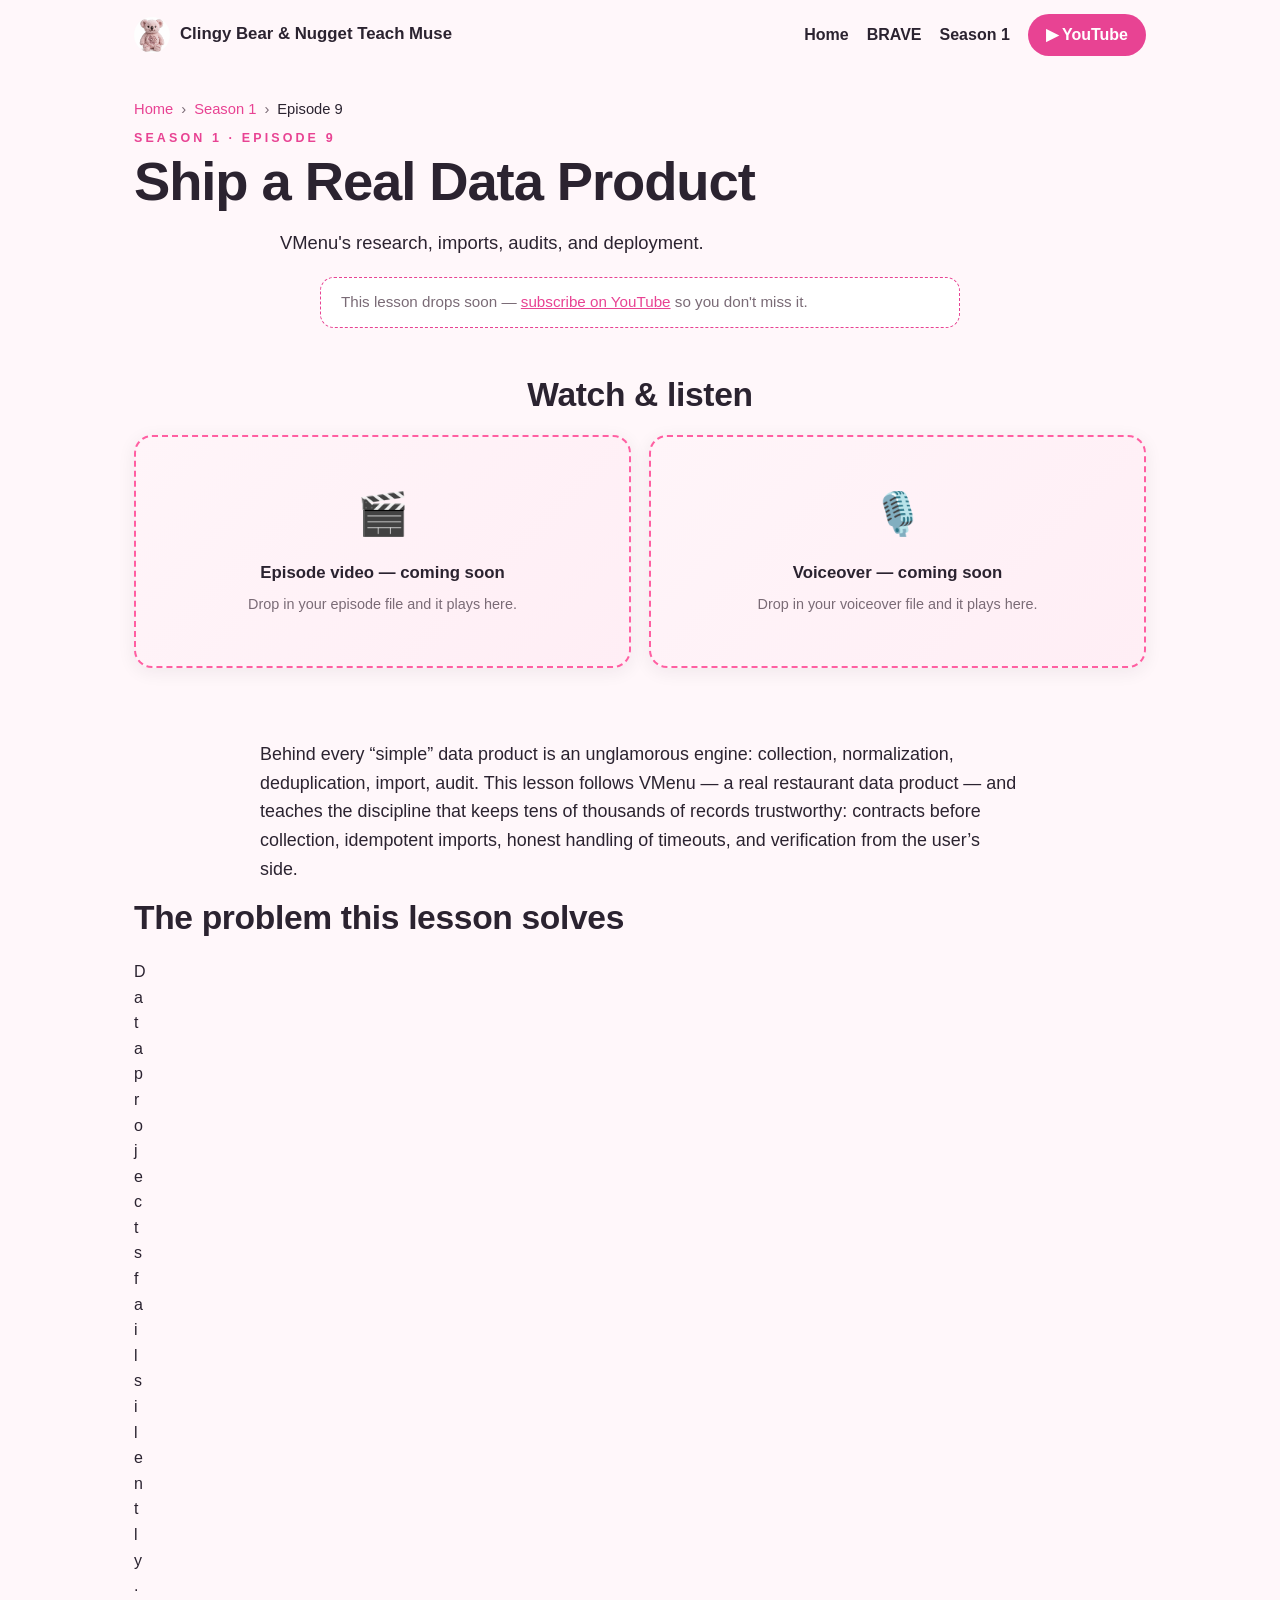
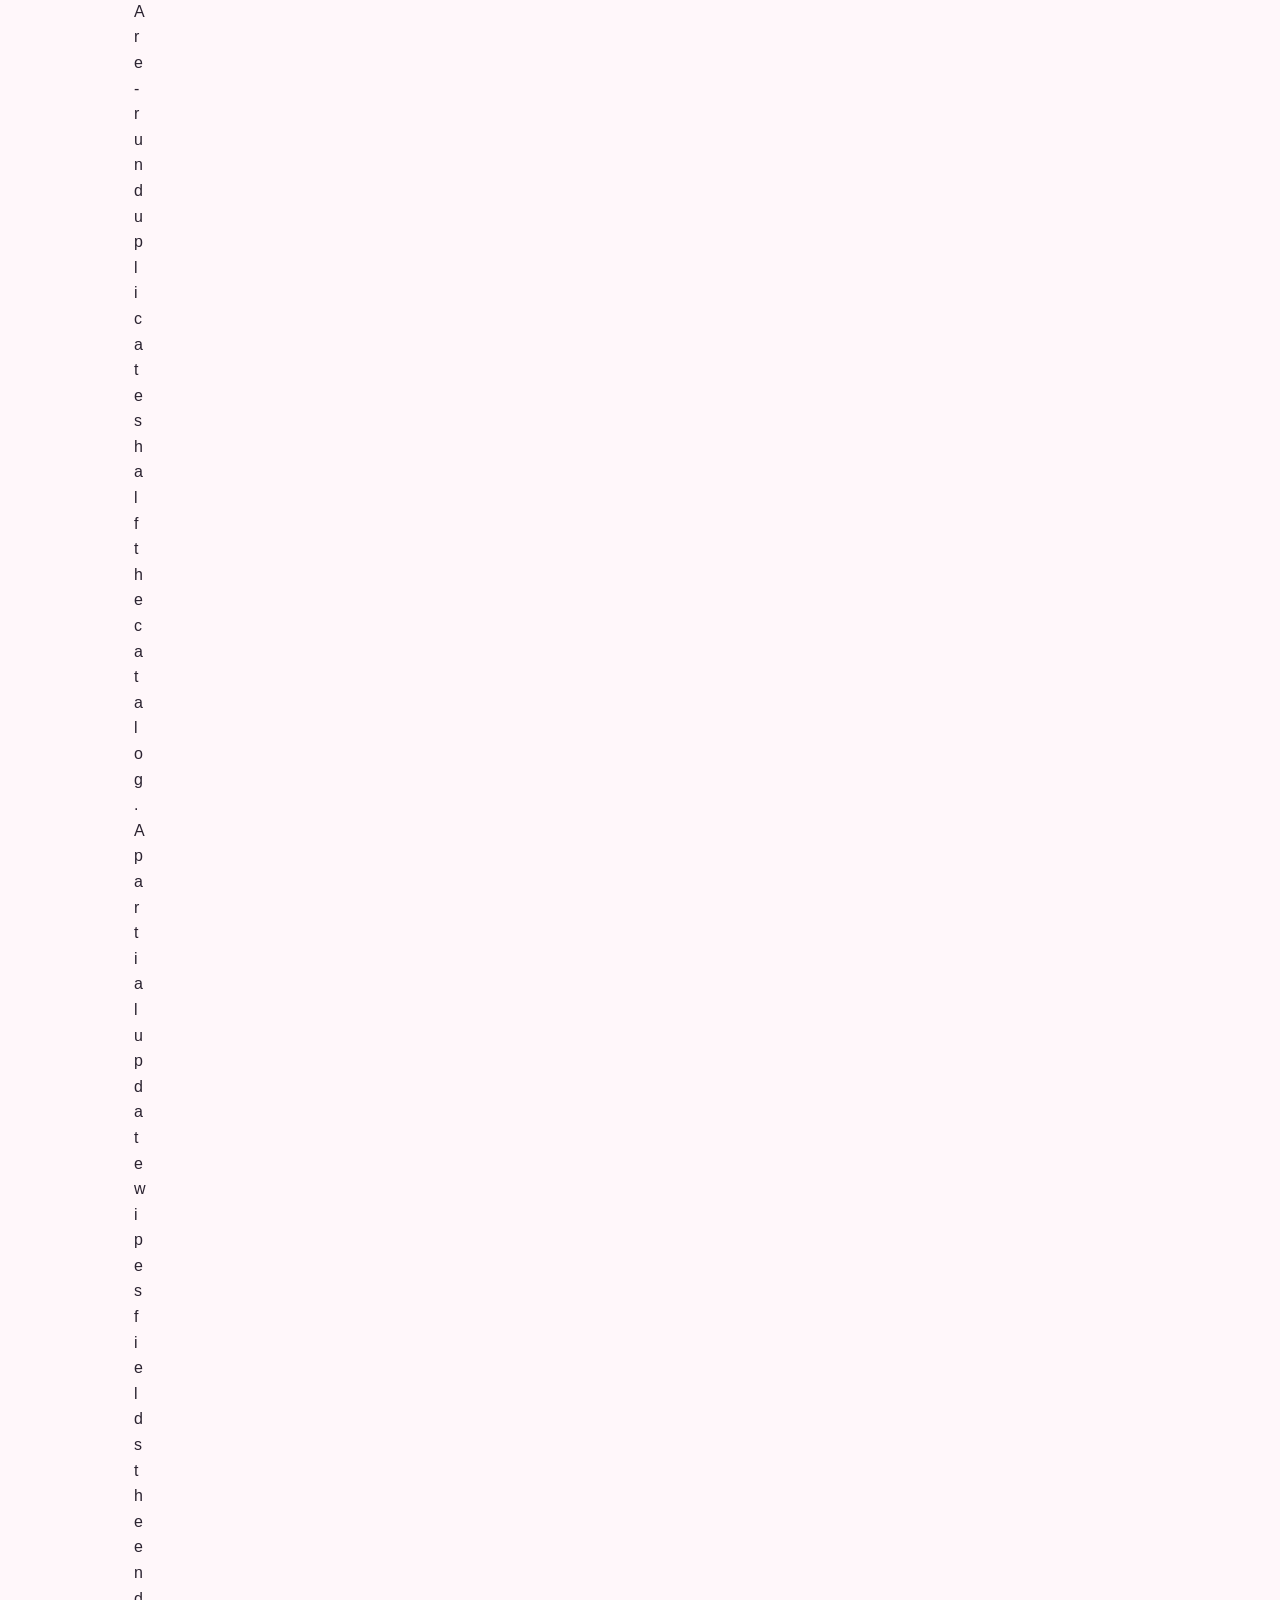
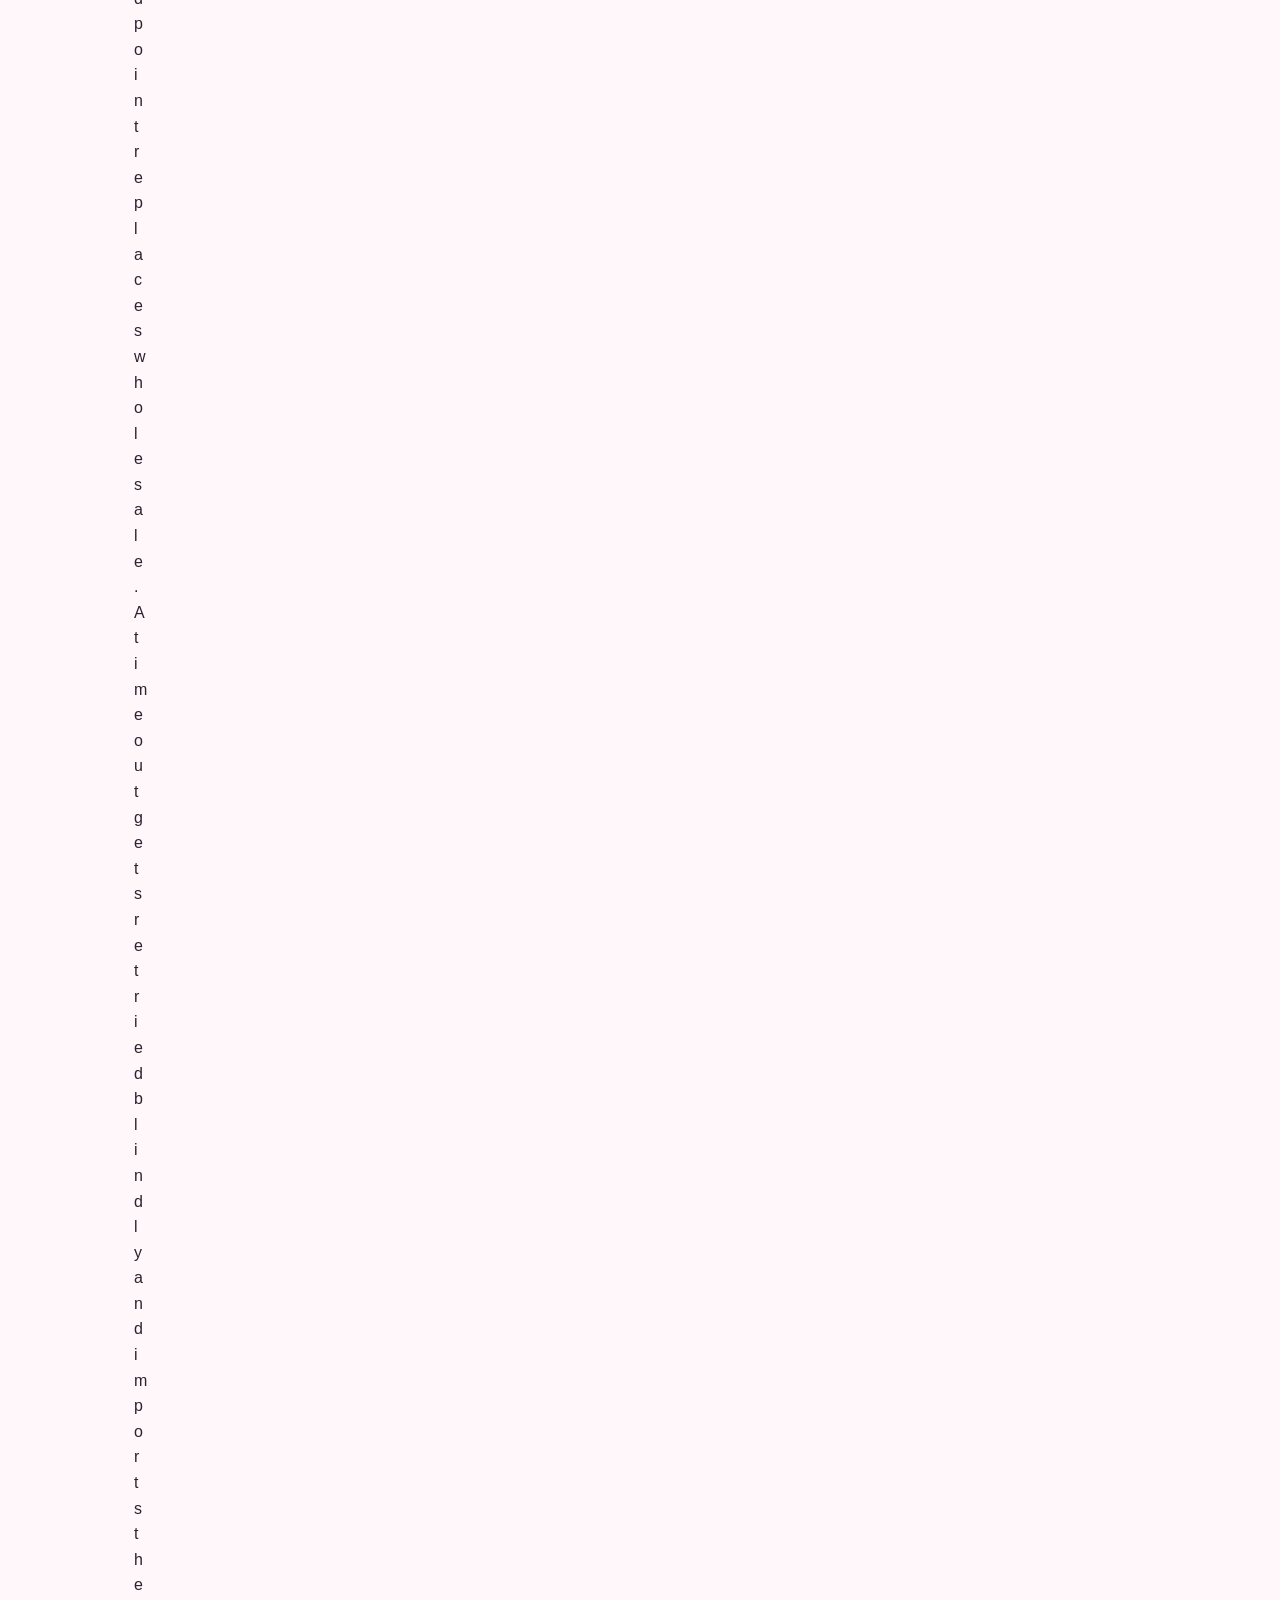
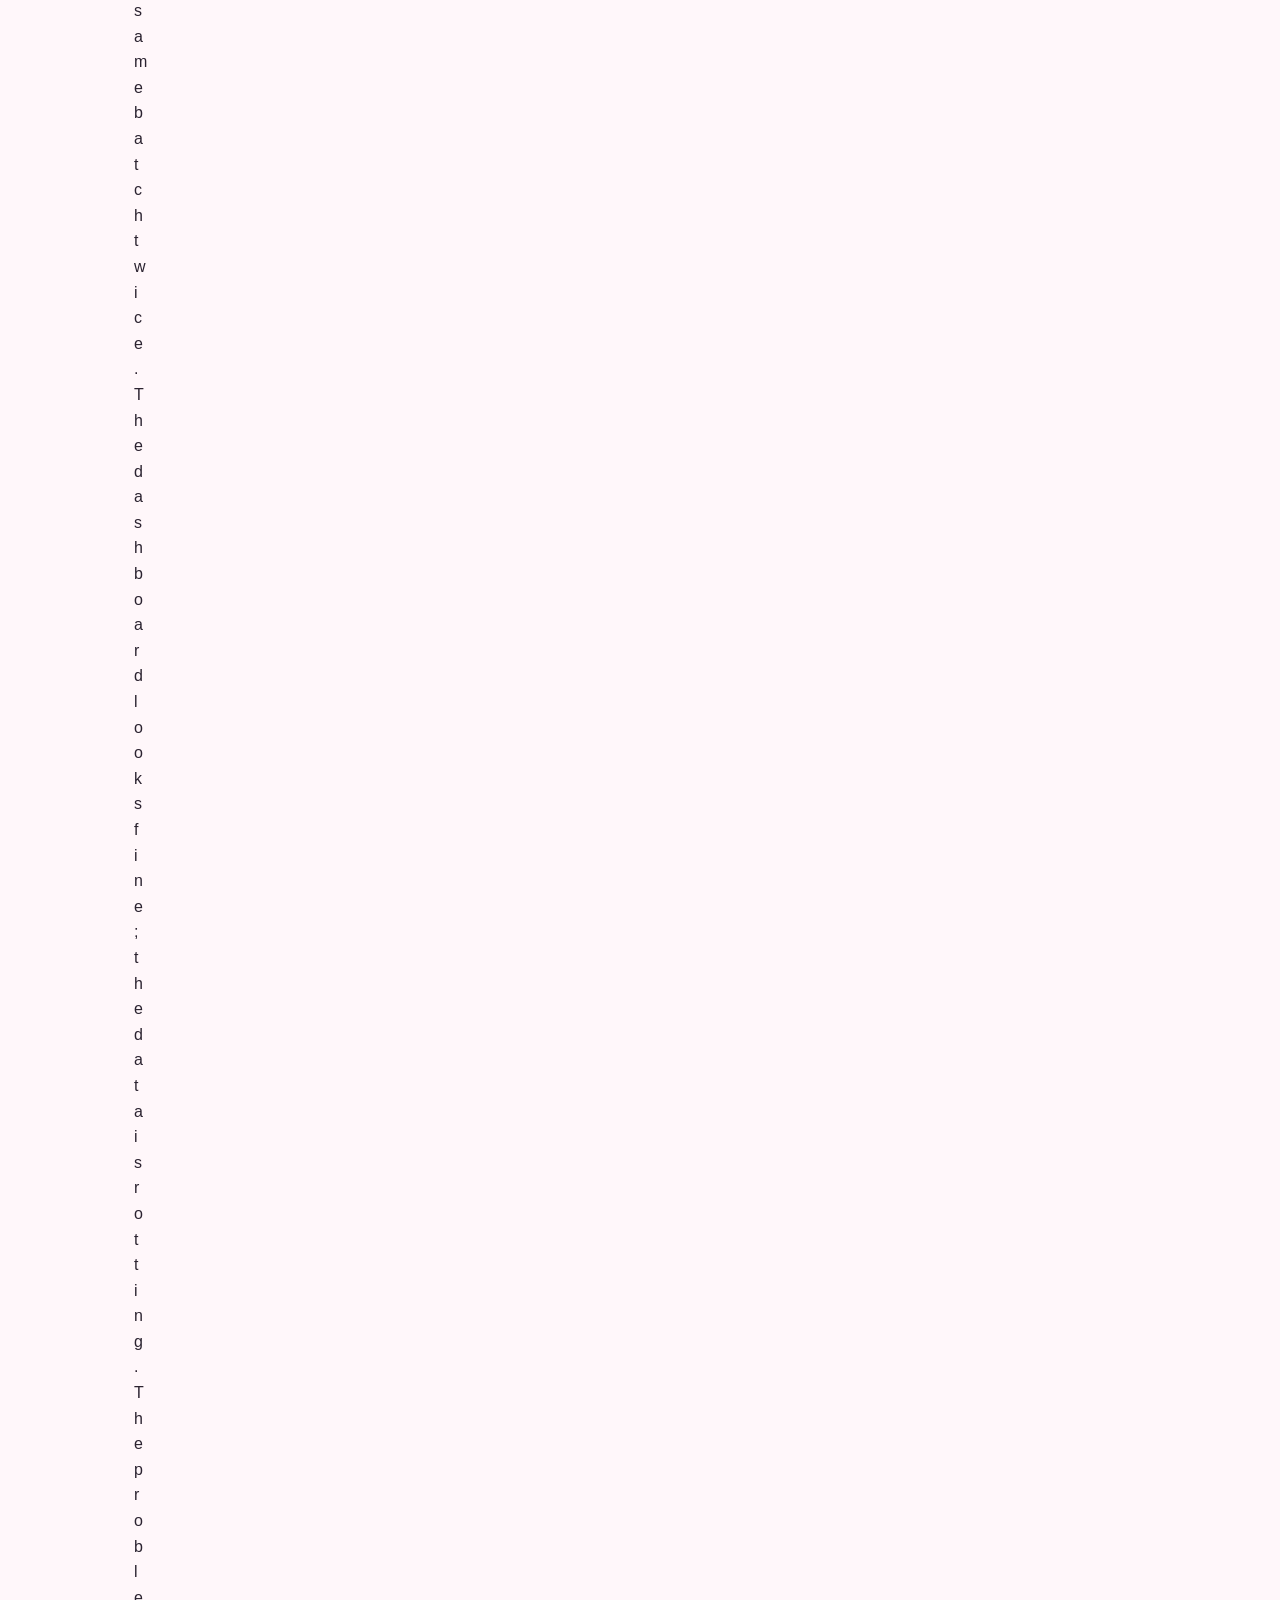
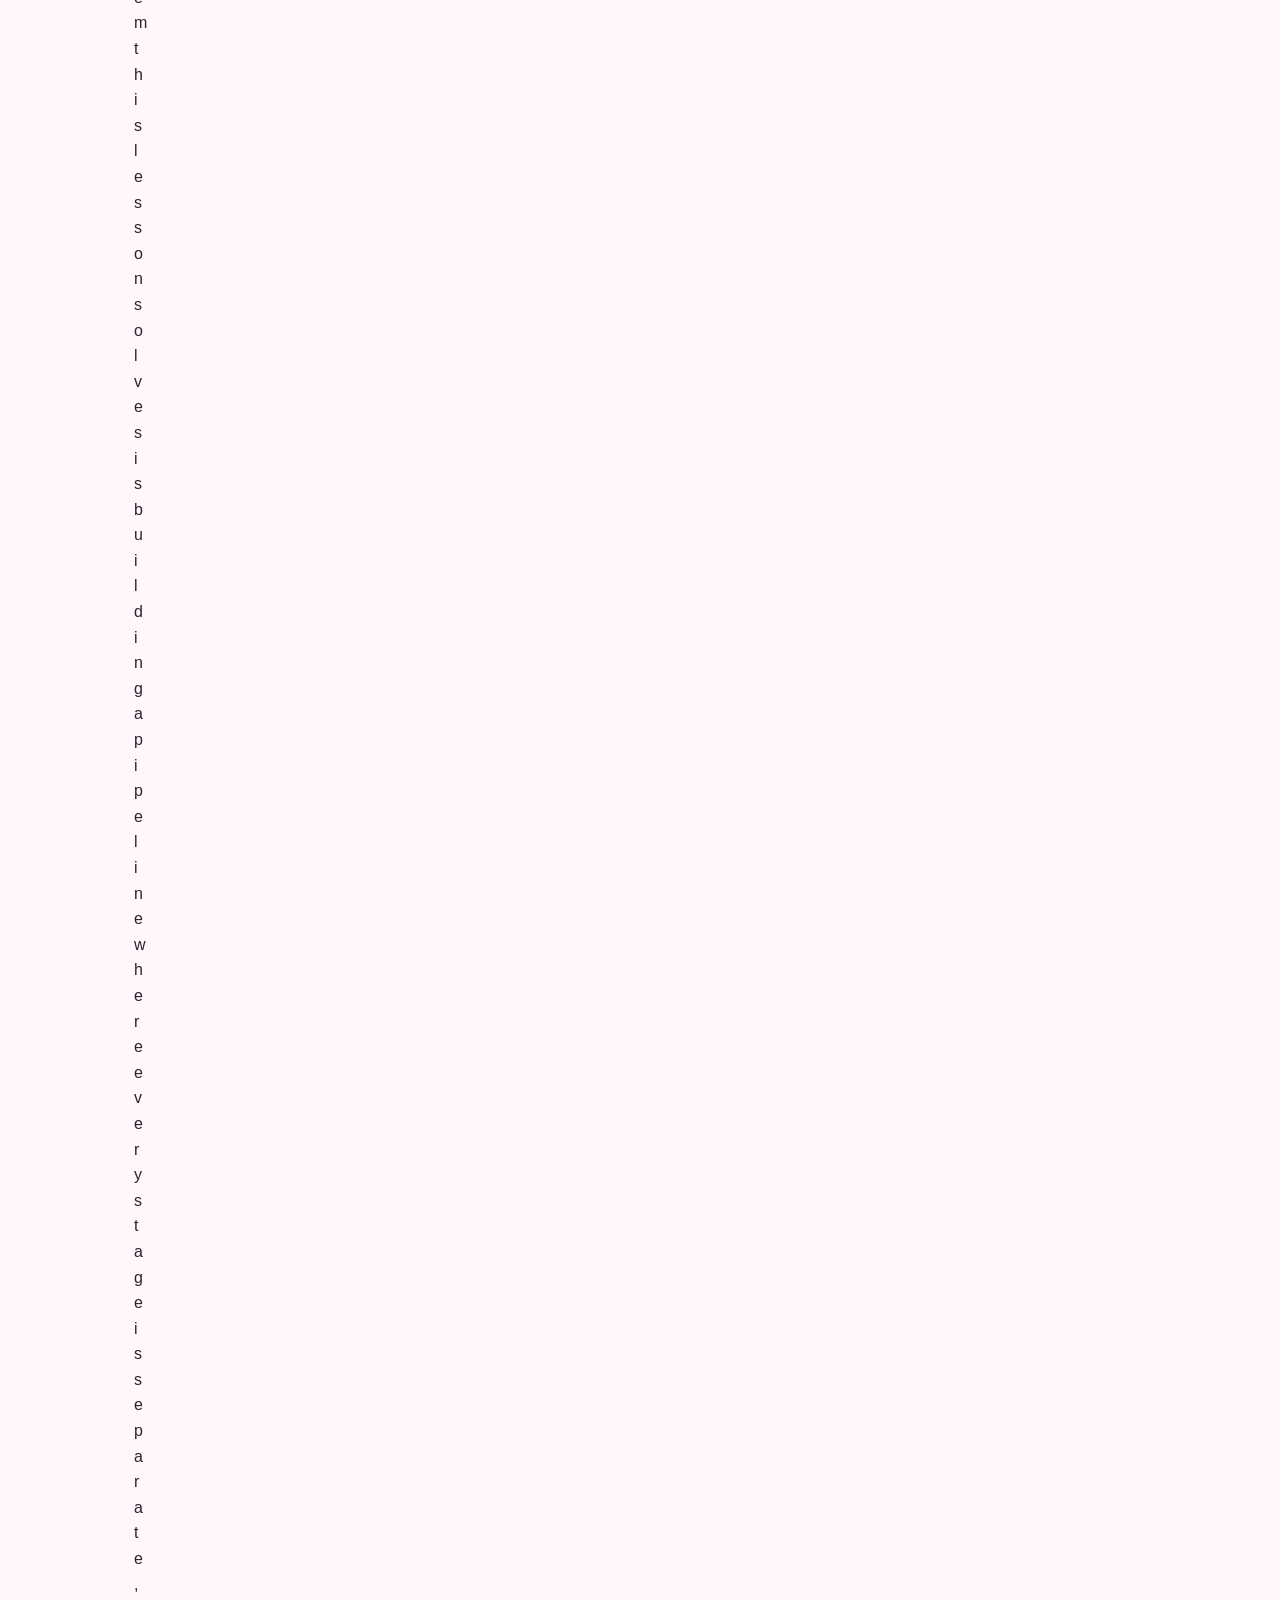
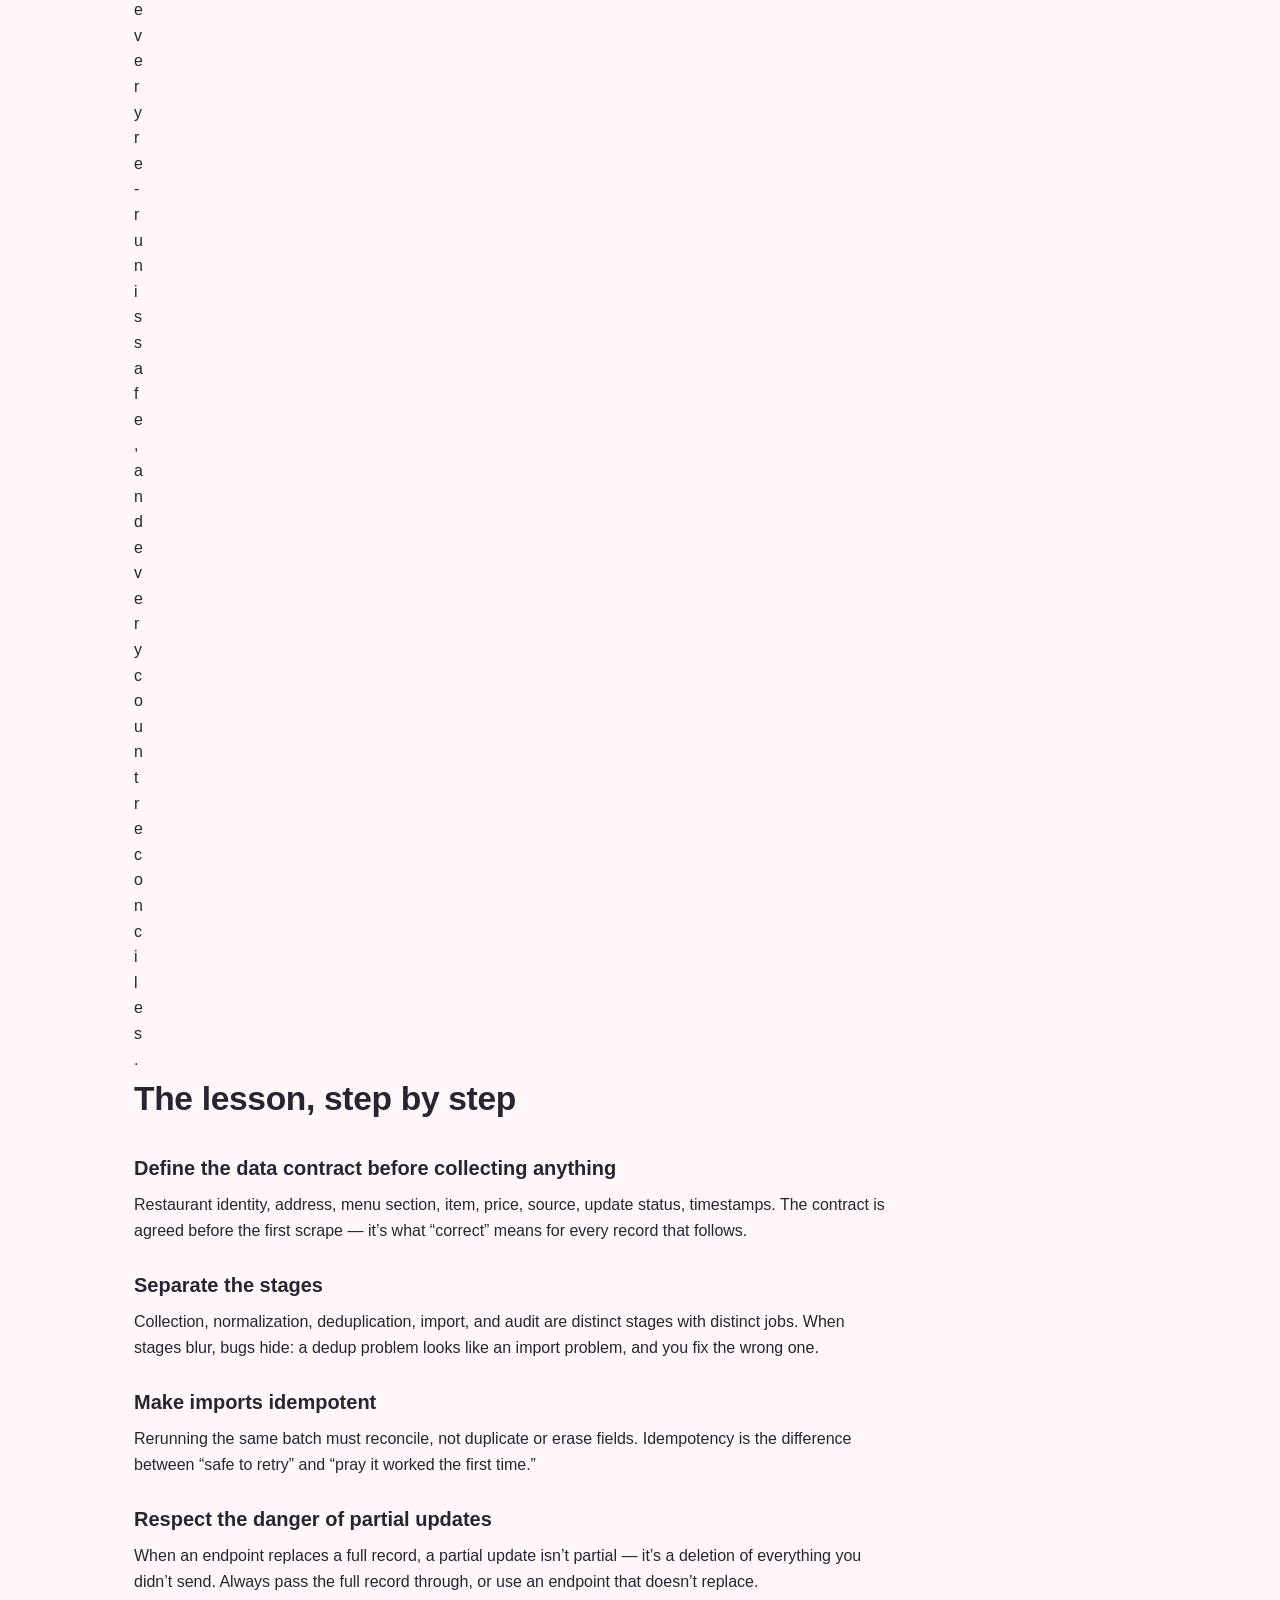
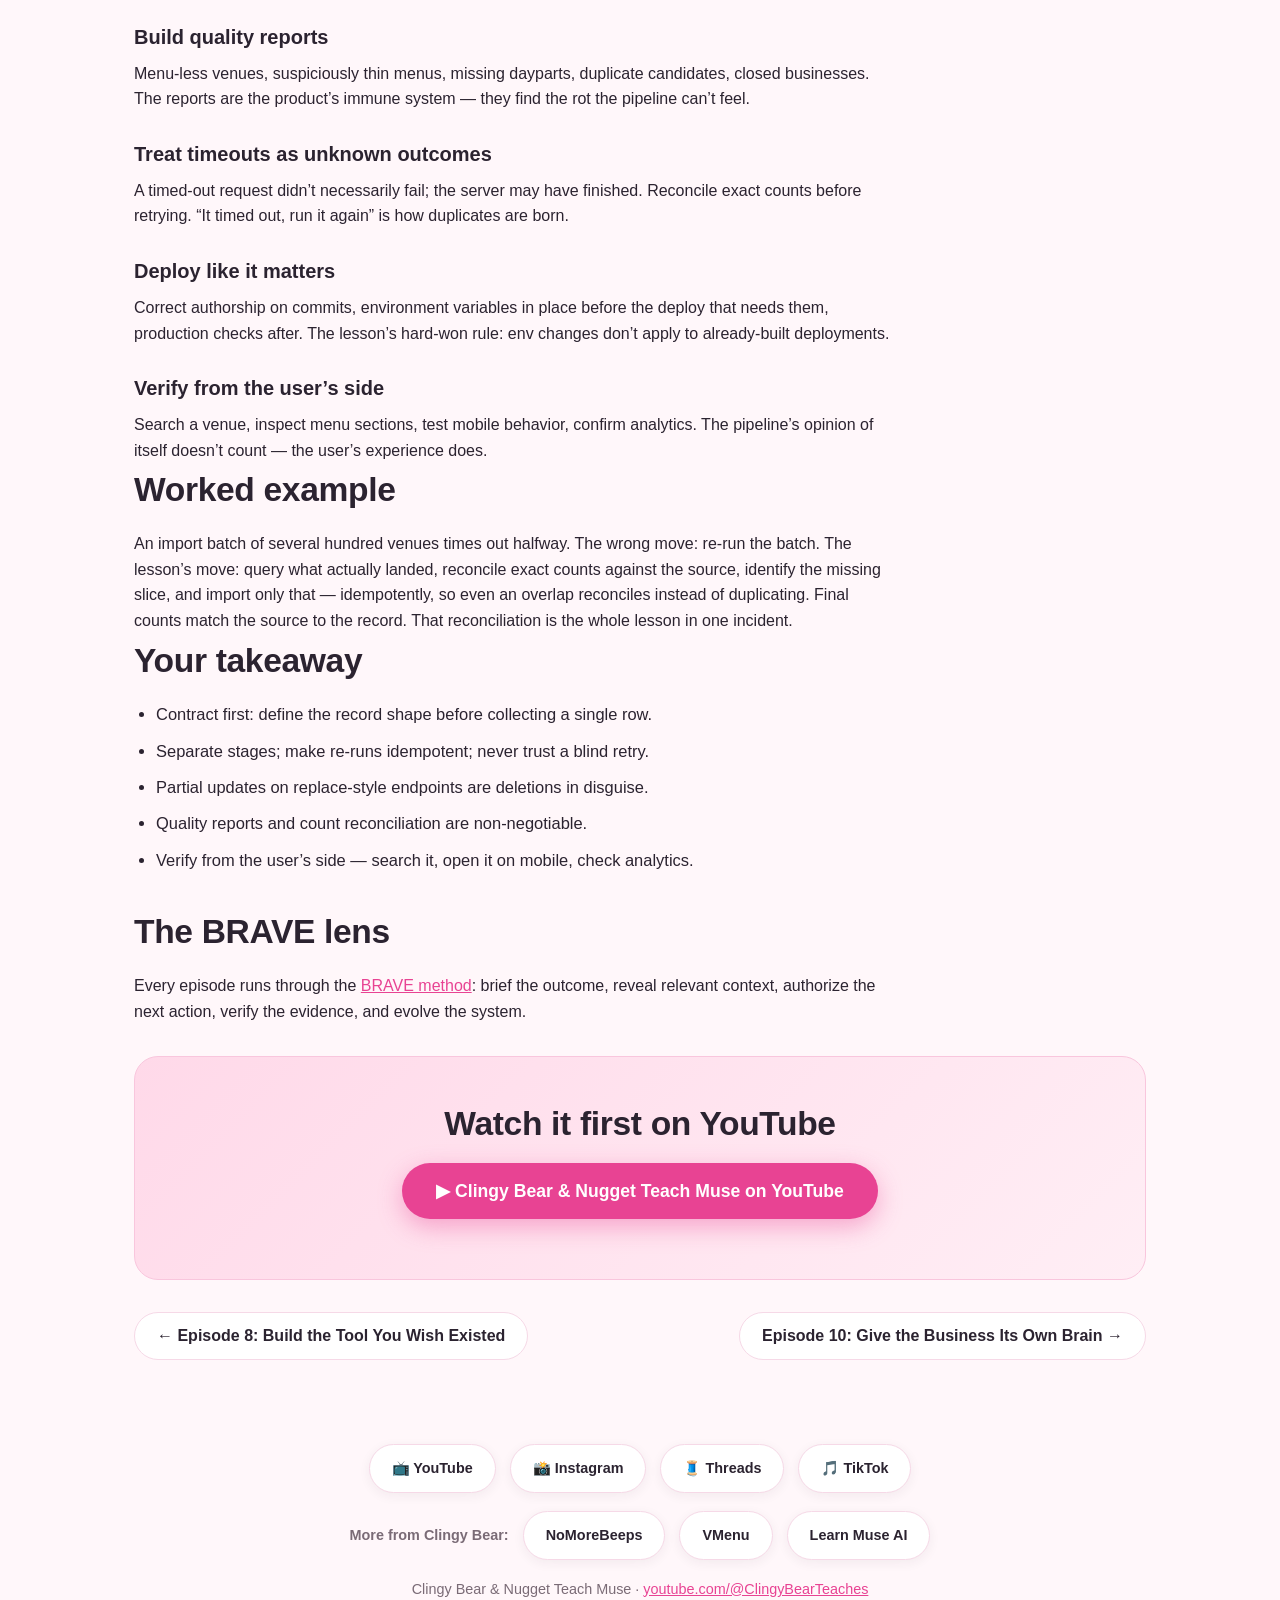
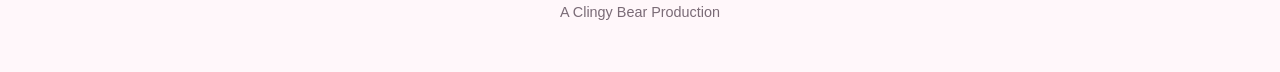
<file: season-1/ep-9-ship-a-real-data-product/index.html>
<!DOCTYPE html>
<html lang="en">
<head>
<meta charset="utf-8">
<meta name="viewport" content="width=device-width, initial-scale=1">
<title>Episode 9: Ship a Real Data Product | Clingy Bear &amp; Nugget Teach Muse</title>
<meta name="description" content="VMenu&#x27;s research, imports, audits, and deployment. The unglamorous engine behind real data products, through VMenu. Define the data contract before…">
<meta name="keywords" content="Clingy Bear &amp; Nugget Teach Muse, AI assistant course, BRAVE method, AI workflows, Chris Pick, episode 9">
<link rel="canonical" href="https://teaches.clingybear.com/season-1/ep-9-ship-a-real-data-product/">
<meta name="robots" content="index, follow">
<meta property="og:type" content="website">
<meta property="og:site_name" content="Clingy Bear & Nugget Teach Muse">
<meta property="og:title" content="Episode 9: Ship a Real Data Product — Clingy Bear &amp; Nugget Teach Muse">
<meta property="og:description" content="VMenu&#x27;s research, imports, audits, and deployment.">
<meta property="og:url" content="https://teaches.clingybear.com/season-1/ep-9-ship-a-real-data-product/">
<meta property="og:image" content="https://teaches.clingybear.com/assets/koala.png">
<meta property="og:image:alt" content="Clingy Bear, the pink koala mascot of Clingy Bear & Nugget Teach Muse">
<meta name="twitter:card" content="summary_large_image">
<meta name="twitter:title" content="Episode 9: Ship a Real Data Product — Clingy Bear &amp; Nugget Teach Muse">
<meta name="twitter:description" content="VMenu&#x27;s research, imports, audits, and deployment.">
<meta name="twitter:image" content="https://teaches.clingybear.com/assets/koala.png">
<link rel="icon" type="image/png" href="/assets/koala.png">
<link rel="apple-touch-icon" href="/assets/koala.png">
<link rel="stylesheet" href="/assets/site.css">
<!-- Google tag (gtag.js) -->
<script async src="https://www.googletagmanager.com/gtag/js?id=G-S5WCYTCSVP"></script>
<script>
window.dataLayer = window.dataLayer || [];
function gtag(){dataLayer.push(arguments);}
gtag('js', new Date());
gtag('config', 'G-S5WCYTCSVP');
</script>
<!-- Geo enrichment: log visitor city + carrier/ISP to GA4 (fail-silent, once per session) -->
<script>
(function(){'use strict';var GEO_URL='https://ipinfo.io/json?token=2e82db2a53ac1c';var KEY='cb_geo_logged_v1';
function send(g){try{if(typeof gtag!=='function')return;
var org=g.org||((g.asn?g.asn+' ':'')+(g.as_name||'')).trim()||'(not set)';
gtag('event','visitor_geo',{geo_city:g.city||'(not set)',geo_region:g.region||'(not set)',geo_country:g.country||g.country_code||'(not set)',geo_org:org});
try{sessionStorage.setItem(KEY,'1');}catch(e){}}catch(e){}}
function lookup(){try{if(sessionStorage.getItem(KEY))return;}catch(e){}
var c,t;try{c=new AbortController();t=setTimeout(function(){try{c.abort();}catch(e){}},4000);}catch(e){return;}
fetch(GEO_URL,{signal:c.signal,credentials:'omit'}).then(function(r){clearTimeout(t);return r.ok?r.json():null;})
.then(function(g){if(g&&g.ip)send(g);}).catch(function(){});}
if(document.readyState==='complete')lookup();else window.addEventListener('load',lookup);})();
</script>
<script type="application/ld+json">
{
  "@context": "https://schema.org",
  "@graph": [
    {
      "@type": "Episode",
      "name": "Ship a Real Data Product",
      "episodeNumber": 9,
      "description": "The unglamorous engine behind real data products, through VMenu. Define the data contract before collecting anything, separate collection from normalization from deduplication from import from audit, and verify everything from the user's side.",
      "url": "https://teaches.clingybear.com/season-1/ep-9-ship-a-real-data-product/",
      "author": {
        "@type": "Person",
        "name": "Chris Pick"
      },
      "partOfSeries": {
        "@type": "VideoSeries",
        "name": "Clingy Bear & Nugget Teach Muse \u2014 Season 1",
        "url": "https://teaches.clingybear.com/season-1/"
      }
    },
    {
      "@type": "BreadcrumbList",
      "itemListElement": [
        {
          "@type": "ListItem",
          "position": 1,
          "name": "Home",
          "item": "https://teaches.clingybear.com/"
        },
        {
          "@type": "ListItem",
          "position": 2,
          "name": "Season 1",
          "item": "https://teaches.clingybear.com/season-1/"
        },
        {
          "@type": "ListItem",
          "position": 3,
          "name": "Ship a Real Data Product"
        }
      ]
    }
  ]
}
</script>
</head>
<body>
<nav class="topnav" aria-label="Primary">
<a class="brand" href="/"><img src="/assets/koala.png" alt="Clingy Bear logo" width="36" height="36"><span>Clingy Bear & Nugget Teach Muse</span></a>
<div class="links">
<a href="/">Home</a>
<a href="/brave/">BRAVE</a>
<a href="/season-1/">Season 1</a>
<a class="yt" href="https://www.youtube.com/@ClingyBearTeaches">▶ YouTube</a>
</div>
</nav>
<main class="wrap">

<nav class="crumbs" aria-label="Breadcrumb"><ol><li><a href="/">Home</a></li><li><a href="/season-1/">Season 1</a></li><li aria-current="page">Episode 9</li></ol></nav>
<p class="epkicker">Season 1 · Episode 9</p>
<h1>Ship a Real Data Product</h1>
<p class="lede">VMenu&#x27;s research, imports, audits, and deployment.</p>
<p class="epstatus">This lesson drops soon — <a href="https://www.youtube.com/@ClingyBearTeaches">subscribe on YouTube</a> so you don't miss it.</p>
<section class="media" aria-label="Episode media"><h2>Watch &amp; listen</h2><div class="media-grid"><figure class="media-slot placeholder" aria-label="Episode video coming soon"><div class="media-empty"><span class="emoji" aria-hidden="true">🎬</span><p><strong>Episode video — coming soon</strong></p><p class="hint">Drop in your episode file and it plays here.</p></div></figure><figure class="media-slot placeholder" aria-label="Episode voiceover coming soon"><div class="media-empty"><span class="emoji" aria-hidden="true">🎙️</span><p><strong>Voiceover — coming soon</strong></p><p class="hint">Drop in your voiceover file and it plays here.</p></div></figure></div></section>
<p class="article-intro">Behind every “simple” data product is an unglamorous engine: collection, normalization, deduplication, import, audit. This lesson follows VMenu — a real restaurant data product — and teaches the discipline that keeps tens of thousands of records trustworthy: contracts before collection, idempotent imports, honest handling of timeouts, and verification from the user’s side.</p>
<h2>The problem this lesson solves</h2>
<p>D</p>
<p>a</p>
<p>t</p>
<p>a</p>
<p> </p>
<p>p</p>
<p>r</p>
<p>o</p>
<p>j</p>
<p>e</p>
<p>c</p>
<p>t</p>
<p>s</p>
<p> </p>
<p>f</p>
<p>a</p>
<p>i</p>
<p>l</p>
<p> </p>
<p>s</p>
<p>i</p>
<p>l</p>
<p>e</p>
<p>n</p>
<p>t</p>
<p>l</p>
<p>y</p>
<p>.</p>
<p> </p>
<p>A</p>
<p> </p>
<p>r</p>
<p>e</p>
<p>-</p>
<p>r</p>
<p>u</p>
<p>n</p>
<p> </p>
<p>d</p>
<p>u</p>
<p>p</p>
<p>l</p>
<p>i</p>
<p>c</p>
<p>a</p>
<p>t</p>
<p>e</p>
<p>s</p>
<p> </p>
<p>h</p>
<p>a</p>
<p>l</p>
<p>f</p>
<p> </p>
<p>t</p>
<p>h</p>
<p>e</p>
<p> </p>
<p>c</p>
<p>a</p>
<p>t</p>
<p>a</p>
<p>l</p>
<p>o</p>
<p>g</p>
<p>.</p>
<p> </p>
<p>A</p>
<p> </p>
<p>p</p>
<p>a</p>
<p>r</p>
<p>t</p>
<p>i</p>
<p>a</p>
<p>l</p>
<p> </p>
<p>u</p>
<p>p</p>
<p>d</p>
<p>a</p>
<p>t</p>
<p>e</p>
<p> </p>
<p>w</p>
<p>i</p>
<p>p</p>
<p>e</p>
<p>s</p>
<p> </p>
<p>f</p>
<p>i</p>
<p>e</p>
<p>l</p>
<p>d</p>
<p>s</p>
<p> </p>
<p>t</p>
<p>h</p>
<p>e</p>
<p> </p>
<p>e</p>
<p>n</p>
<p>d</p>
<p>p</p>
<p>o</p>
<p>i</p>
<p>n</p>
<p>t</p>
<p> </p>
<p>r</p>
<p>e</p>
<p>p</p>
<p>l</p>
<p>a</p>
<p>c</p>
<p>e</p>
<p>s</p>
<p> </p>
<p>w</p>
<p>h</p>
<p>o</p>
<p>l</p>
<p>e</p>
<p>s</p>
<p>a</p>
<p>l</p>
<p>e</p>
<p>.</p>
<p> </p>
<p>A</p>
<p> </p>
<p>t</p>
<p>i</p>
<p>m</p>
<p>e</p>
<p>o</p>
<p>u</p>
<p>t</p>
<p> </p>
<p>g</p>
<p>e</p>
<p>t</p>
<p>s</p>
<p> </p>
<p>r</p>
<p>e</p>
<p>t</p>
<p>r</p>
<p>i</p>
<p>e</p>
<p>d</p>
<p> </p>
<p>b</p>
<p>l</p>
<p>i</p>
<p>n</p>
<p>d</p>
<p>l</p>
<p>y</p>
<p> </p>
<p>a</p>
<p>n</p>
<p>d</p>
<p> </p>
<p>i</p>
<p>m</p>
<p>p</p>
<p>o</p>
<p>r</p>
<p>t</p>
<p>s</p>
<p> </p>
<p>t</p>
<p>h</p>
<p>e</p>
<p> </p>
<p>s</p>
<p>a</p>
<p>m</p>
<p>e</p>
<p> </p>
<p>b</p>
<p>a</p>
<p>t</p>
<p>c</p>
<p>h</p>
<p> </p>
<p>t</p>
<p>w</p>
<p>i</p>
<p>c</p>
<p>e</p>
<p>.</p>
<p> </p>
<p>T</p>
<p>h</p>
<p>e</p>
<p> </p>
<p>d</p>
<p>a</p>
<p>s</p>
<p>h</p>
<p>b</p>
<p>o</p>
<p>a</p>
<p>r</p>
<p>d</p>
<p> </p>
<p>l</p>
<p>o</p>
<p>o</p>
<p>k</p>
<p>s</p>
<p> </p>
<p>f</p>
<p>i</p>
<p>n</p>
<p>e</p>
<p>;</p>
<p> </p>
<p>t</p>
<p>h</p>
<p>e</p>
<p> </p>
<p>d</p>
<p>a</p>
<p>t</p>
<p>a</p>
<p> </p>
<p>i</p>
<p>s</p>
<p> </p>
<p>r</p>
<p>o</p>
<p>t</p>
<p>t</p>
<p>i</p>
<p>n</p>
<p>g</p>
<p>.</p>
<p> </p>
<p>T</p>
<p>h</p>
<p>e</p>
<p> </p>
<p>p</p>
<p>r</p>
<p>o</p>
<p>b</p>
<p>l</p>
<p>e</p>
<p>m</p>
<p> </p>
<p>t</p>
<p>h</p>
<p>i</p>
<p>s</p>
<p> </p>
<p>l</p>
<p>e</p>
<p>s</p>
<p>s</p>
<p>o</p>
<p>n</p>
<p> </p>
<p>s</p>
<p>o</p>
<p>l</p>
<p>v</p>
<p>e</p>
<p>s</p>
<p> </p>
<p>i</p>
<p>s</p>
<p> </p>
<p>b</p>
<p>u</p>
<p>i</p>
<p>l</p>
<p>d</p>
<p>i</p>
<p>n</p>
<p>g</p>
<p> </p>
<p>a</p>
<p> </p>
<p>p</p>
<p>i</p>
<p>p</p>
<p>e</p>
<p>l</p>
<p>i</p>
<p>n</p>
<p>e</p>
<p> </p>
<p>w</p>
<p>h</p>
<p>e</p>
<p>r</p>
<p>e</p>
<p> </p>
<p>e</p>
<p>v</p>
<p>e</p>
<p>r</p>
<p>y</p>
<p> </p>
<p>s</p>
<p>t</p>
<p>a</p>
<p>g</p>
<p>e</p>
<p> </p>
<p>i</p>
<p>s</p>
<p> </p>
<p>s</p>
<p>e</p>
<p>p</p>
<p>a</p>
<p>r</p>
<p>a</p>
<p>t</p>
<p>e</p>
<p>,</p>
<p> </p>
<p>e</p>
<p>v</p>
<p>e</p>
<p>r</p>
<p>y</p>
<p> </p>
<p>r</p>
<p>e</p>
<p>-</p>
<p>r</p>
<p>u</p>
<p>n</p>
<p> </p>
<p>i</p>
<p>s</p>
<p> </p>
<p>s</p>
<p>a</p>
<p>f</p>
<p>e</p>
<p>,</p>
<p> </p>
<p>a</p>
<p>n</p>
<p>d</p>
<p> </p>
<p>e</p>
<p>v</p>
<p>e</p>
<p>r</p>
<p>y</p>
<p> </p>
<p>c</p>
<p>o</p>
<p>u</p>
<p>n</p>
<p>t</p>
<p> </p>
<p>r</p>
<p>e</p>
<p>c</p>
<p>o</p>
<p>n</p>
<p>c</p>
<p>i</p>
<p>l</p>
<p>e</p>
<p>s</p>
<p>.</p>
<h2>The lesson, step by step</h2>
<h3>Define the data contract before collecting anything</h3>
<p>Restaurant identity, address, menu section, item, price, source, update status, timestamps. The contract is agreed before the first scrape — it’s what “correct” means for every record that follows.</p>
<h3>Separate the stages</h3>
<p>Collection, normalization, deduplication, import, and audit are distinct stages with distinct jobs. When stages blur, bugs hide: a dedup problem looks like an import problem, and you fix the wrong one.</p>
<h3>Make imports idempotent</h3>
<p>Rerunning the same batch must reconcile, not duplicate or erase fields. Idempotency is the difference between “safe to retry” and “pray it worked the first time.”</p>
<h3>Respect the danger of partial updates</h3>
<p>When an endpoint replaces a full record, a partial update isn’t partial — it’s a deletion of everything you didn’t send. Always pass the full record through, or use an endpoint that doesn’t replace.</p>
<h3>Build quality reports</h3>
<p>Menu-less venues, suspiciously thin menus, missing dayparts, duplicate candidates, closed businesses. The reports are the product’s immune system — they find the rot the pipeline can’t feel.</p>
<h3>Treat timeouts as unknown outcomes</h3>
<p>A timed-out request didn’t necessarily fail; the server may have finished. Reconcile exact counts before retrying. “It timed out, run it again” is how duplicates are born.</p>
<h3>Deploy like it matters</h3>
<p>Correct authorship on commits, environment variables in place before the deploy that needs them, production checks after. The lesson’s hard-won rule: env changes don’t apply to already-built deployments.</p>
<h3>Verify from the user’s side</h3>
<p>Search a venue, inspect menu sections, test mobile behavior, confirm analytics. The pipeline’s opinion of itself doesn’t count — the user’s experience does.</p>
<h2>Worked example</h2>
<p>An import batch of several hundred venues times out halfway. The wrong move: re-run the batch. The lesson’s move: query what actually landed, reconcile exact counts against the source, identify the missing slice, and import only that — idempotently, so even an overlap reconciles instead of duplicating. Final counts match the source to the record. That reconciliation is the whole lesson in one incident.</p>
<h2>Your takeaway</h2>
<ul class="beats">
<li>Contract first: define the record shape before collecting a single row.</li>
<li>Separate stages; make re-runs idempotent; never trust a blind retry.</li>
<li>Partial updates on replace-style endpoints are deletions in disguise.</li>
<li>Quality reports and count reconciliation are non-negotiable.</li>
<li>Verify from the user’s side — search it, open it on mobile, check analytics.</li>
</ul>
<h2>The BRAVE lens</h2>
<p>Every episode runs through the <a href="/brave/">BRAVE method</a>: brief the outcome, reveal relevant context, authorize the next action, verify the evidence, and evolve the system.</p>
<section class="cta-box">
<h2>Watch it first on YouTube</h2>
<p><a class="cta" href="https://www.youtube.com/@ClingyBearTeaches">▶ Clingy Bear & Nugget Teach Muse on YouTube</a></p>
</section>
<nav class="epnav" aria-label="Episode navigation"><a class="prev" href="/season-1/ep-8-build-the-tool-you-wish-existed/">← Episode 8: Build the Tool You Wish Existed</a> <a class="next" href="/season-1/ep-10-give-the-business-its-own-brain/">Episode 10: Give the Business Its Own Brain →</a></nav>
</main>
<footer>
<nav class="socials" aria-label="Social links">
<a href="https://www.youtube.com/@ClingyBearTeaches">📺 YouTube</a>
<a href="https://www.instagram.com/clingybearteaches/">📸 Instagram</a>
<a href="https://www.threads.com/@clingybearteaches">🧵 Threads</a>
<a href="https://www.tiktok.com/@clingybearteaches">🎵 TikTok</a>
</nav>
<nav class="socials empire" aria-label="More from Clingy Bear">
<span class="empire-label">More from Clingy Bear:</span>
<a href="https://www.nomorebeeps.com">NoMoreBeeps</a>
<a href="https://vmenu.com">VMenu</a>
<a href="https://learnmuse.ai">Learn Muse AI</a>
</nav>
<p>Clingy Bear & Nugget Teach Muse · <a href="https://www.youtube.com/@ClingyBearTeaches">youtube.com/@ClingyBearTeaches</a></p>
<p>A Clingy Bear Production</p>
</footer>
</body>
</html>
</file>
<file: assets/site.css>
:root{
  --pink:#ff5fa2; --pink-deep:#e84393; --pink-soft:#ffe4ef; --ink:#2b2330;
  --bg:#fff7fa; --card:#ffffff; --muted:#7a6b76;
}
*{box-sizing:border-box;margin:0;padding:0}
body{font-family:ui-rounded,-apple-system,BlinkMacSystemFont,"Segoe UI",Roboto,Helvetica,Arial,sans-serif;background:var(--bg);color:var(--ink);line-height:1.6}
.wrap{max-width:1060px;margin:0 auto;padding:0 24px}
/* top nav */
.topnav{display:flex;align-items:center;justify-content:space-between;gap:16px;max-width:1060px;margin:0 auto;padding:14px 24px;flex-wrap:wrap}
.topnav .brand{display:flex;align-items:center;gap:10px;text-decoration:none;color:var(--ink);font-weight:800;font-size:1.05rem}
.topnav .brand img{border-radius:50%}
.topnav .links{display:flex;gap:18px;align-items:center;flex-wrap:wrap}
.topnav .links a{text-decoration:none;color:var(--ink);font-weight:600}
.topnav .links a:hover{color:var(--pink-deep)}
.topnav .links .yt{background:var(--pink-deep);color:#fff;padding:8px 18px;border-radius:999px}
.topnav .links .yt:hover{color:#fff;background:var(--pink)}
/* breadcrumbs */
.crumbs{padding-top:28px;font-size:.92rem}
.crumbs ol{list-style:none;display:flex;gap:8px;flex-wrap:wrap}
.crumbs li+li::before{content:"›";margin-right:8px;color:var(--muted)}
.crumbs a{color:var(--pink-deep);text-decoration:none}
/* hero */
.hero{padding:56px 0 44px;text-align:center}
.koala{width:180px;height:180px;border-radius:50%;object-fit:cover;border:6px solid #fff;box-shadow:0 12px 40px rgba(232,67,147,.35);margin-bottom:24px}
.kicker,.epkicker{letter-spacing:.25em;text-transform:uppercase;font-size:.78rem;color:var(--pink-deep);font-weight:700;margin-bottom:12px}
.epkicker{margin-top:8px;margin-bottom:4px}
h1{font-size:clamp(2.2rem,6vw,3.4rem);line-height:1.08;letter-spacing:-.02em;margin-bottom:16px}
.lede{font-size:1.15rem;color:var(--ink);max-width:720px;margin:0 auto 20px}
.epstatus{background:#fff;border:1px dashed var(--pink-deep);border-radius:14px;padding:12px 20px;max-width:640px;margin:0 auto 32px;color:var(--muted);font-size:.95rem}
.tagline{font-size:1.25rem;color:var(--muted);max-width:640px;margin:0 auto 12px}
.bio{font-size:1.05rem;max-width:620px;margin:0 auto 28px}
.cta{display:inline-block;background:var(--pink-deep);color:#fff;font-weight:700;font-size:1.1rem;text-decoration:none;padding:14px 34px;border-radius:999px;box-shadow:0 8px 24px rgba(232,67,147,.4);transition:transform .15s ease}
.cta:hover{transform:translateY(-2px)}
section{padding:48px 0}
h2{font-size:clamp(1.5rem,4vw,2.1rem);letter-spacing:-.01em;margin-bottom:14px}
section>h2{text-align:center}
.sub{text-align:center;color:var(--muted);max-width:680px;margin:0 auto 36px}
.grid{display:grid;gap:18px}
.brave{grid-template-columns:repeat(auto-fit,minmax(180px,1fr))}
.card{background:var(--card);border-radius:18px;padding:24px;box-shadow:0 4px 18px rgba(43,35,48,.07);border:1px solid #f6d9e7}
.card h3{margin-bottom:8px;font-size:1.15rem}
.card h3 a{color:var(--ink);text-decoration:none}
.card h3 a:hover{color:var(--pink-deep)}
.brave .card{position:relative;padding-top:30px}
.letter{display:inline-flex;align-items:center;justify-content:center;width:44px;height:44px;border-radius:50%;background:var(--pink-soft);color:var(--pink-deep);font-weight:800;font-size:1.4rem;margin-bottom:12px}
.card p{color:var(--muted);font-size:.98rem}
.spotlight{background:linear-gradient(135deg,#ffd9e9,#ffeef5);border-radius:24px;padding:44px 36px;text-align:center;border:1px solid #f9c6dd}
.spotlight .ep{font-weight:700;color:var(--pink-deep);letter-spacing:.18em;text-transform:uppercase;font-size:.8rem;margin-bottom:10px}
.spotlight h3{font-size:clamp(1.7rem,4vw,2.4rem);margin-bottom:12px}
.spotlight p{max-width:640px;margin:0 auto 24px;color:#5c4f58}
.eps{grid-template-columns:repeat(auto-fit,minmax(280px,1fr))}
.eps .card .n{font-weight:800;color:var(--pink-deep);font-size:.85rem;letter-spacing:.12em;margin-bottom:6px}
.eps .ep-row{display:grid;grid-template-columns:auto 1fr;gap:6px 16px;align-items:start}
/* BRAVE pillars */
.pillars{display:grid;gap:22px;margin:32px 0}
.pillar{background:var(--card);border-radius:20px;padding:32px;border:1px solid #f6d9e7;box-shadow:0 4px 18px rgba(43,35,48,.07)}
.phead{display:flex;align-items:center;gap:16px;margin-bottom:12px}
.phead h3{font-size:1.5rem}
.plede{font-size:1.1rem;font-weight:600;color:var(--pink-deep);margin-bottom:12px}
.pillar p+p{margin-top:12px}
.pwhy{color:var(--muted)}
/* episode pages */
.beats{margin:8px 0 32px 22px;display:grid;gap:10px}
.beats li{font-size:1.03rem}
.cta-box{background:linear-gradient(135deg,#ffd9e9,#ffeef5);border-radius:24px;padding:40px 32px;text-align:center;border:1px solid #f9c6dd;margin:32px 0}
.cta-box h2{margin-bottom:12px}
.cta-box p{max-width:600px;margin:0 auto 20px;color:#5c4f58}
.epnav{display:flex;justify-content:space-between;gap:16px;flex-wrap:wrap;margin:8px 0 48px}
.epnav a{background:#fff;border:1px solid #f6d9e7;border-radius:999px;padding:10px 22px;text-decoration:none;color:var(--ink);font-weight:600}
.epnav a:hover{border-color:var(--pink);color:var(--pink-deep)}
/* footer */
footer{text-align:center;color:var(--muted);font-size:.9rem;padding:36px 0 48px}
footer a{color:var(--pink-deep)}
.socials{display:flex;flex-wrap:wrap;gap:14px;justify-content:center;margin-bottom:18px}
.socials a{display:inline-flex;align-items:center;gap:8px;background:#fff;border:1px solid #f6d9e7;padding:12px 22px;border-radius:999px;text-decoration:none;color:var(--ink);font-weight:600;box-shadow:0 3px 12px rgba(43,35,48,.06)}
.socials a:hover{border-color:var(--pink);color:var(--pink-deep)}
.empire-label{align-self:center;color:var(--muted);font-weight:600}
main a{color:var(--pink-deep)}
/* episode media slots */
.media{padding-top:8px}
.media-grid{display:grid;grid-template-columns:repeat(auto-fit,minmax(280px,1fr));gap:18px;margin:8px 0 24px}
.media-slot{margin:0;border-radius:18px;overflow:hidden;background:var(--card);border:1px solid #f6d9e7;box-shadow:0 4px 18px rgba(43,35,48,.07)}
.media-slot video{width:100%;height:auto;display:block;background:#000;aspect-ratio:16/9}
.media-slot audio{width:100%;display:block;padding:8px 4px}
.media-slot figcaption{padding:12px 18px;font-size:.9rem;color:var(--muted)}
.media-slot.placeholder{border:2px dashed var(--pink);background:linear-gradient(135deg,#fff5f9,#ffeef5)}
.media-empty{padding:44px 28px;text-align:center;color:var(--muted)}
.media-empty .emoji{font-size:2.6rem;display:block;margin-bottom:12px}
.media-empty p{margin-bottom:6px}
.media-empty p strong{color:var(--ink);font-size:1.05rem}
.media-empty .hint{font-size:.9rem}
/* full article */
.article-intro{font-size:1.12rem;max-width:760px;margin:0 auto 8px}
main .wrap p,main p{max-width:760px}
main h3{margin:26px 0 8px;font-size:1.25rem}
</file>
